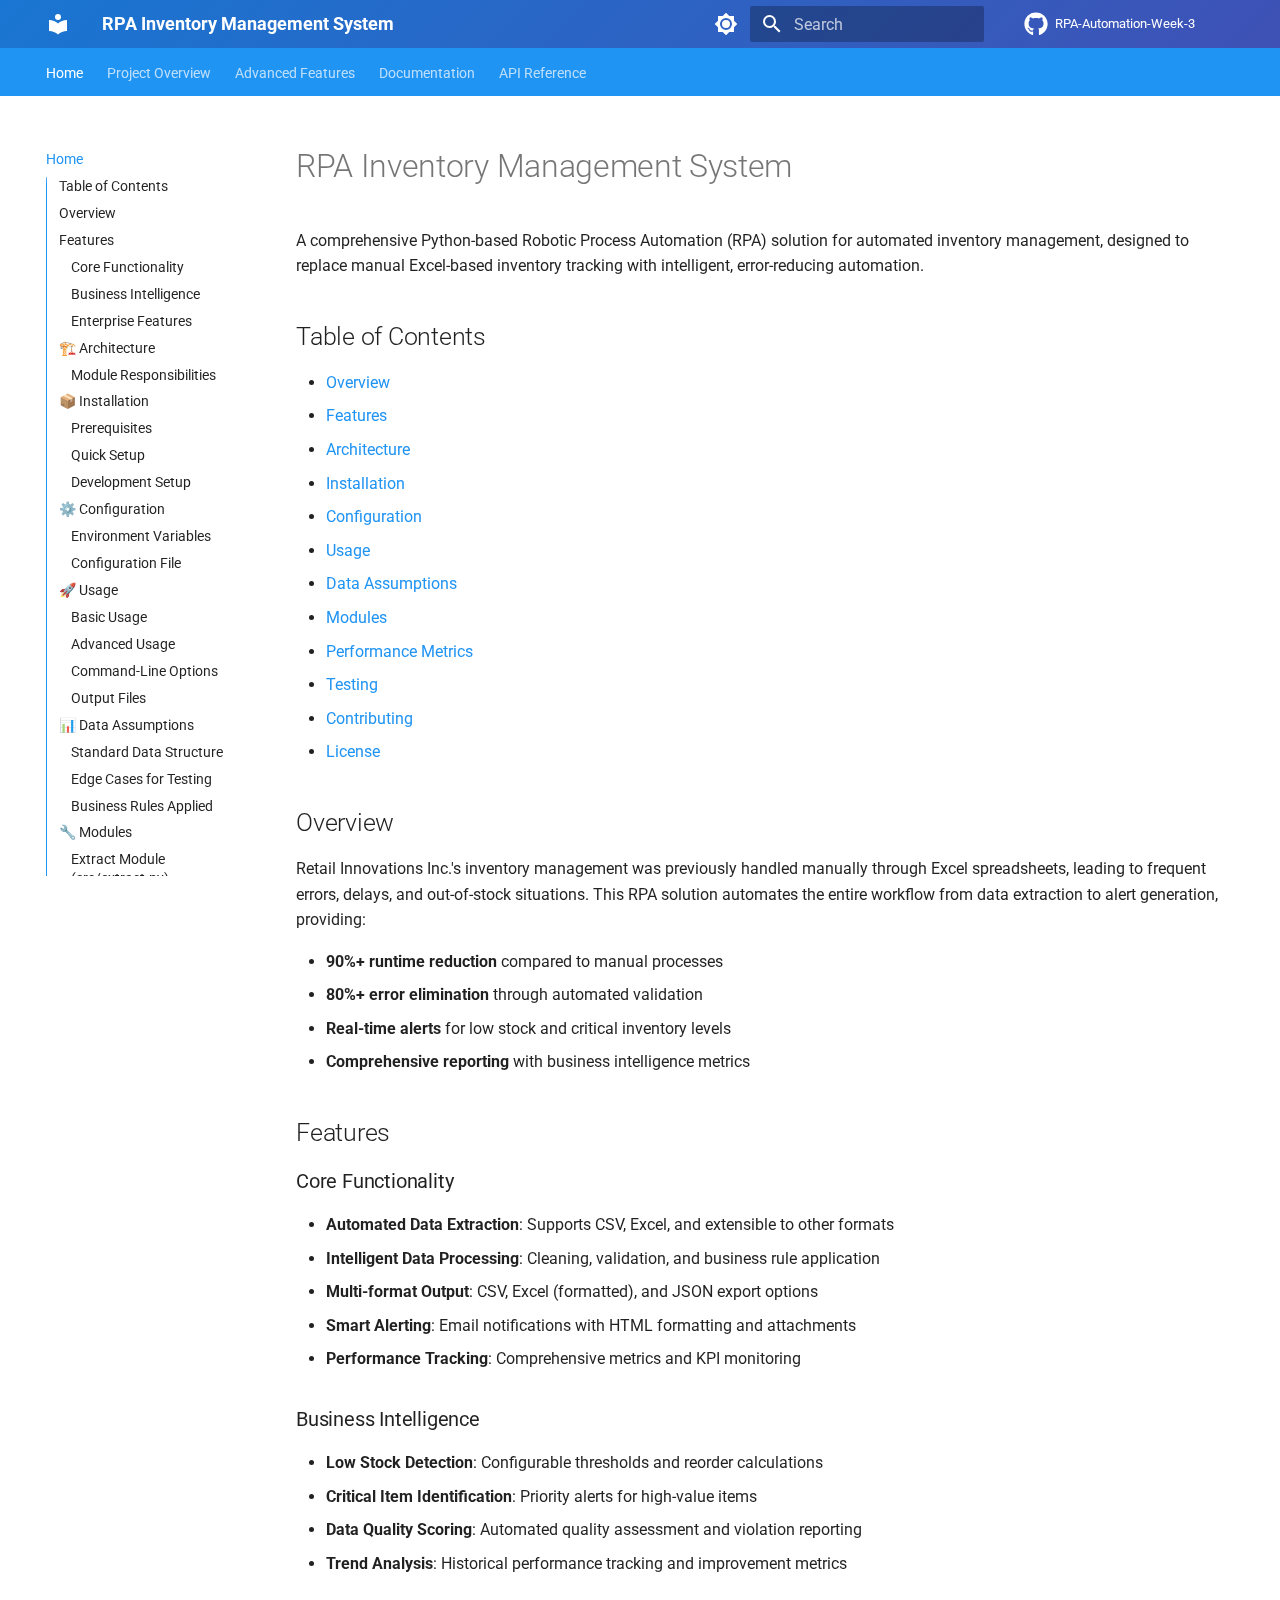
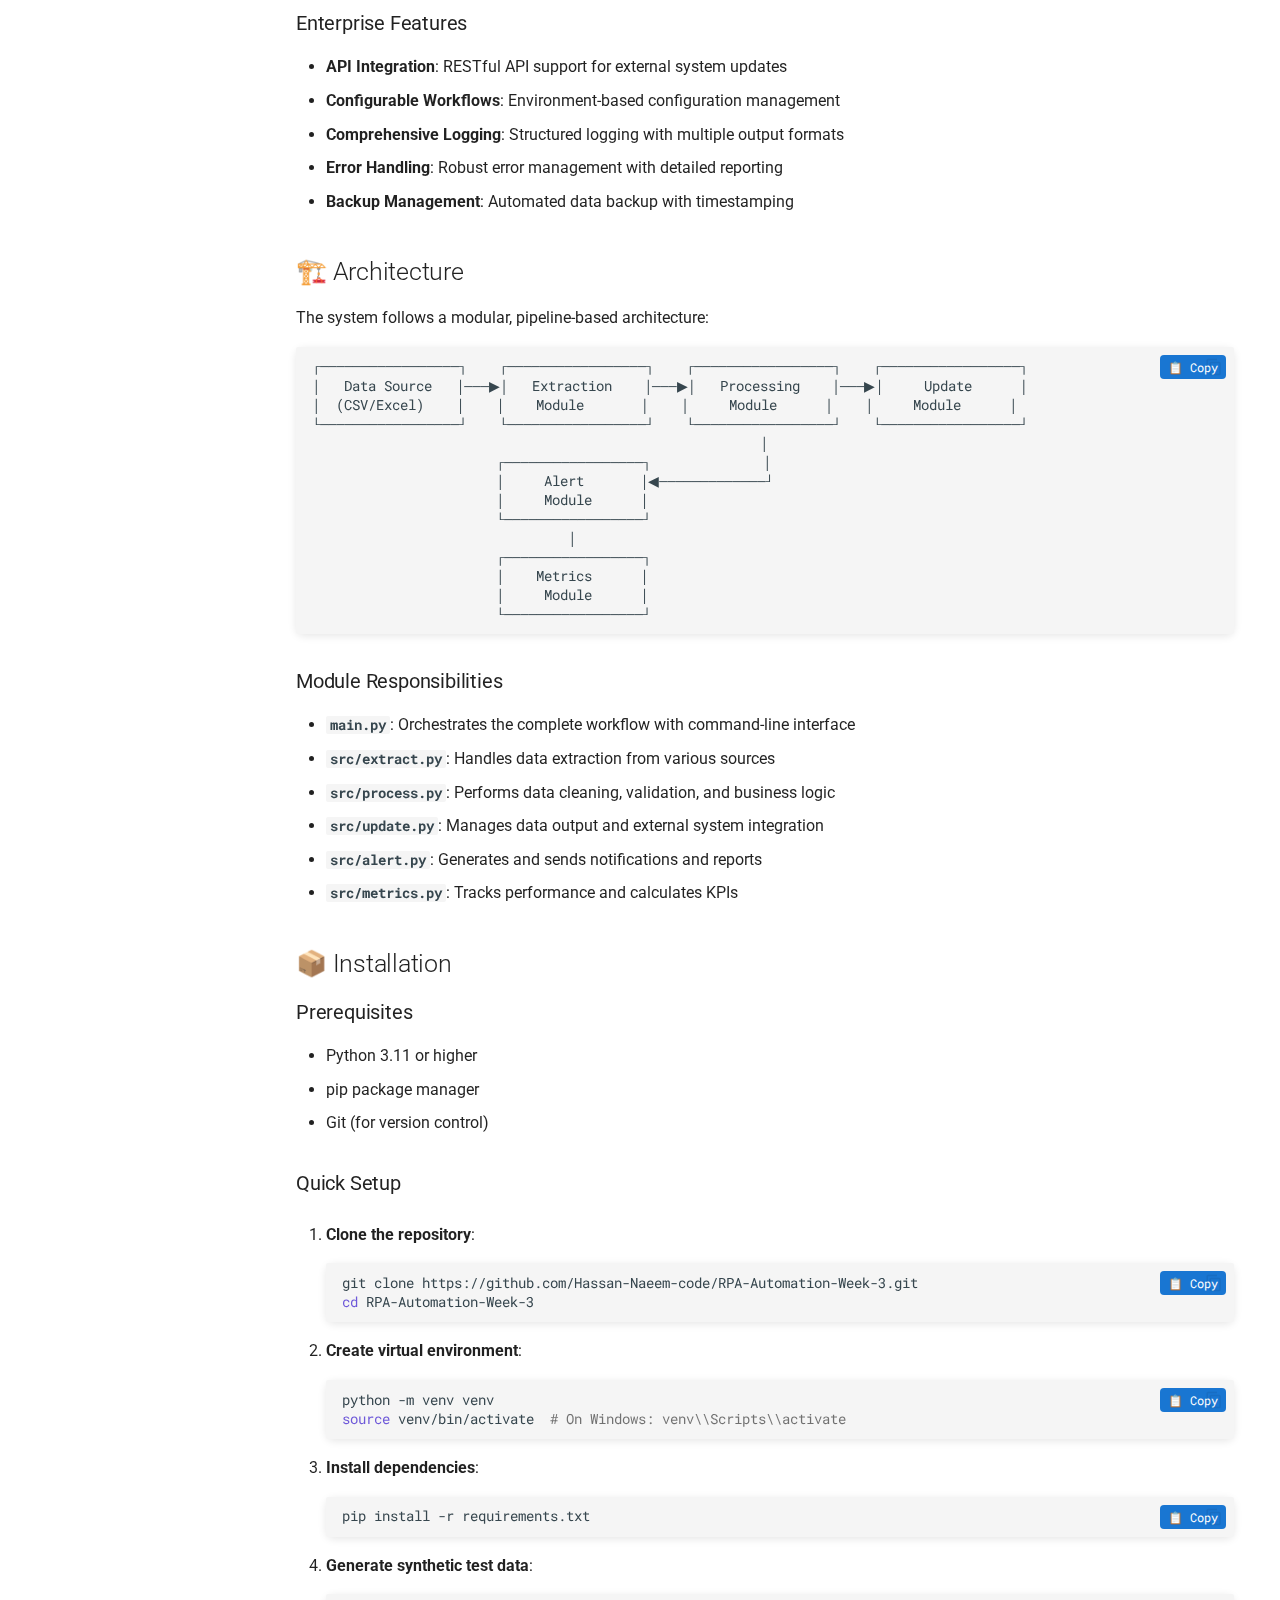
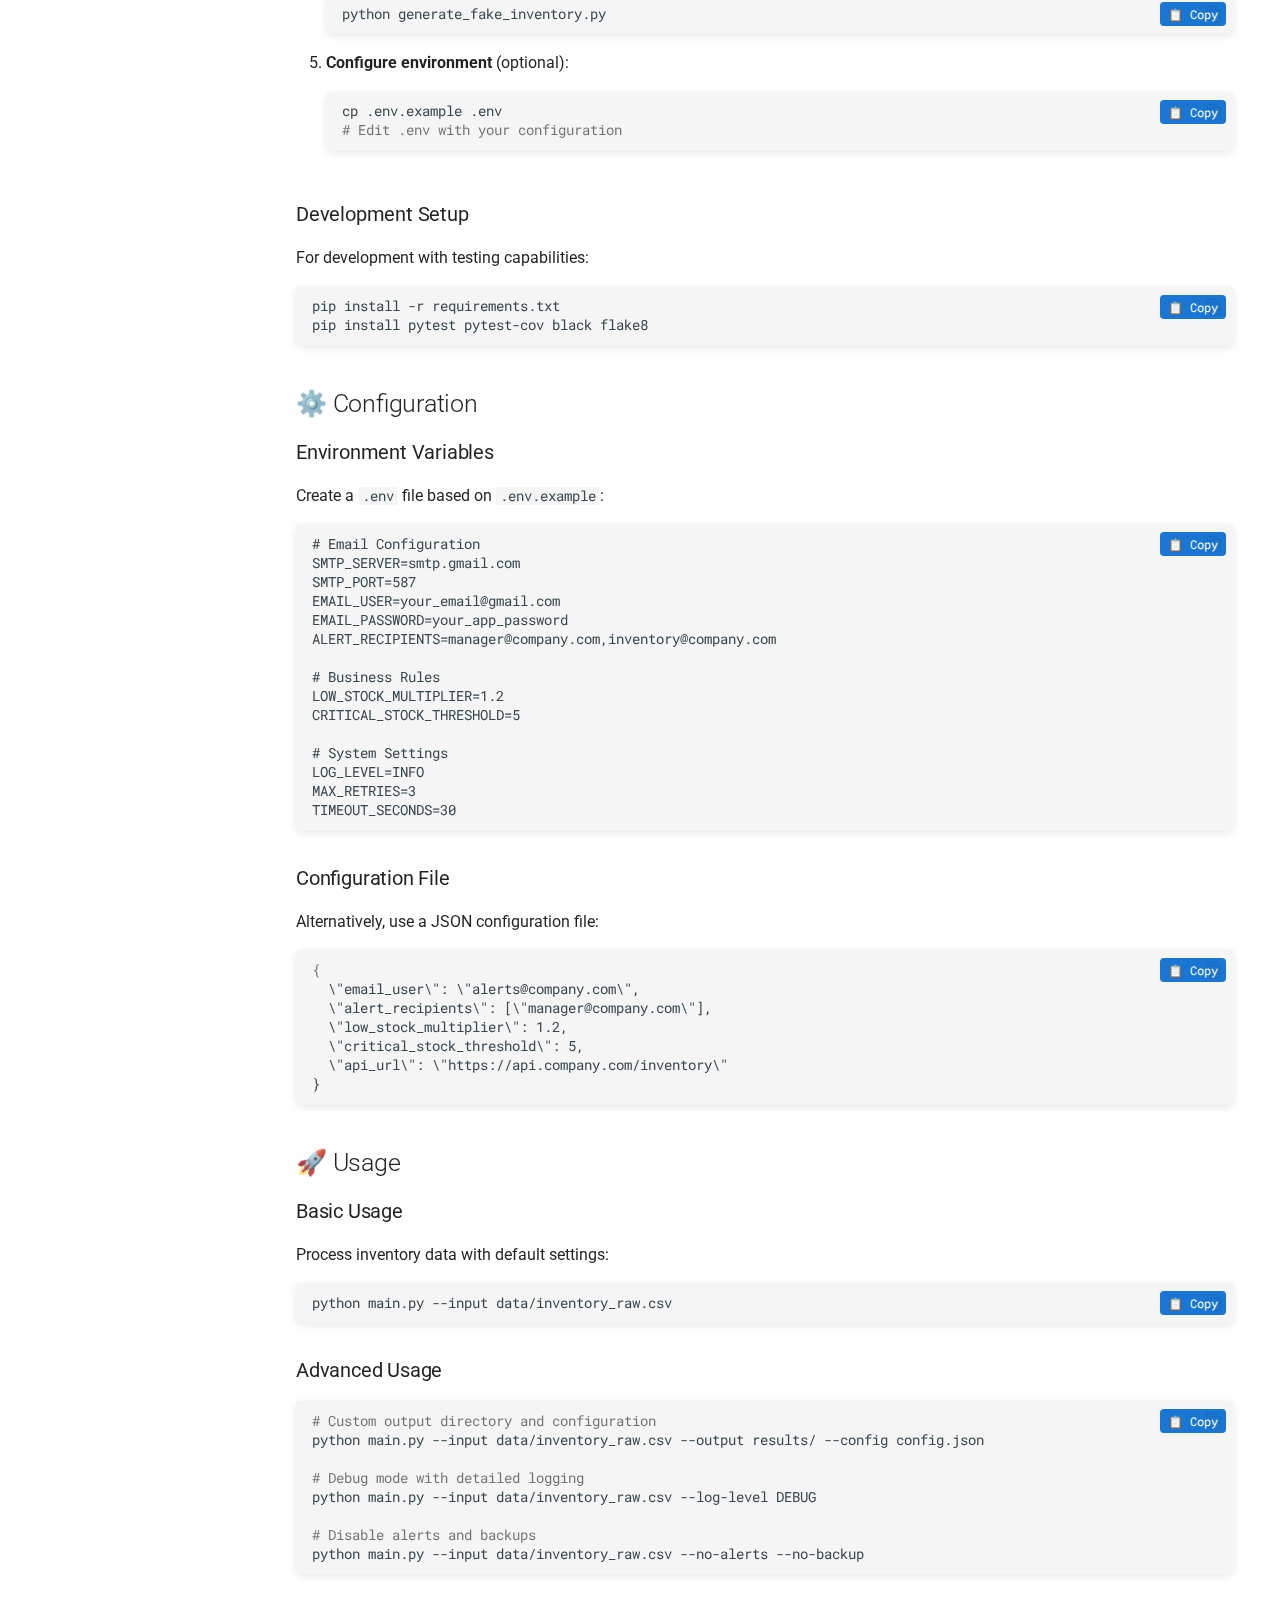
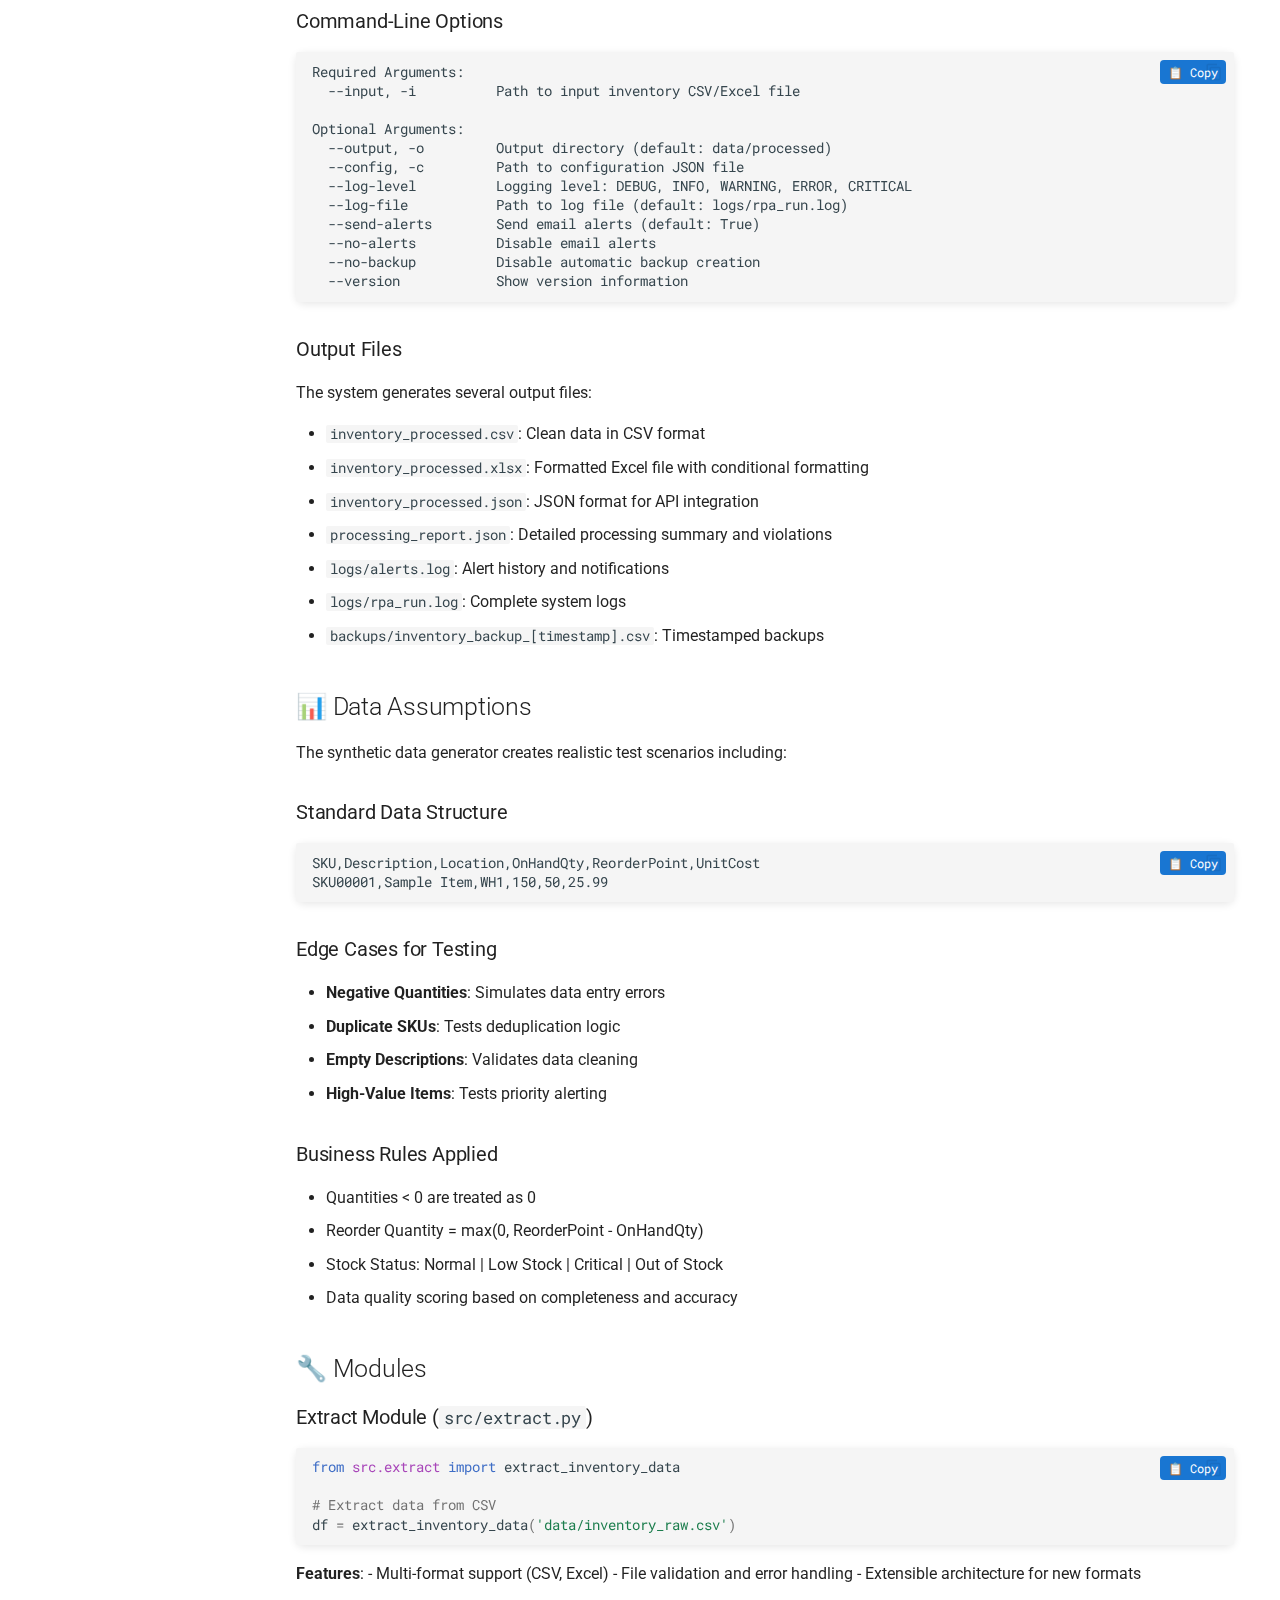
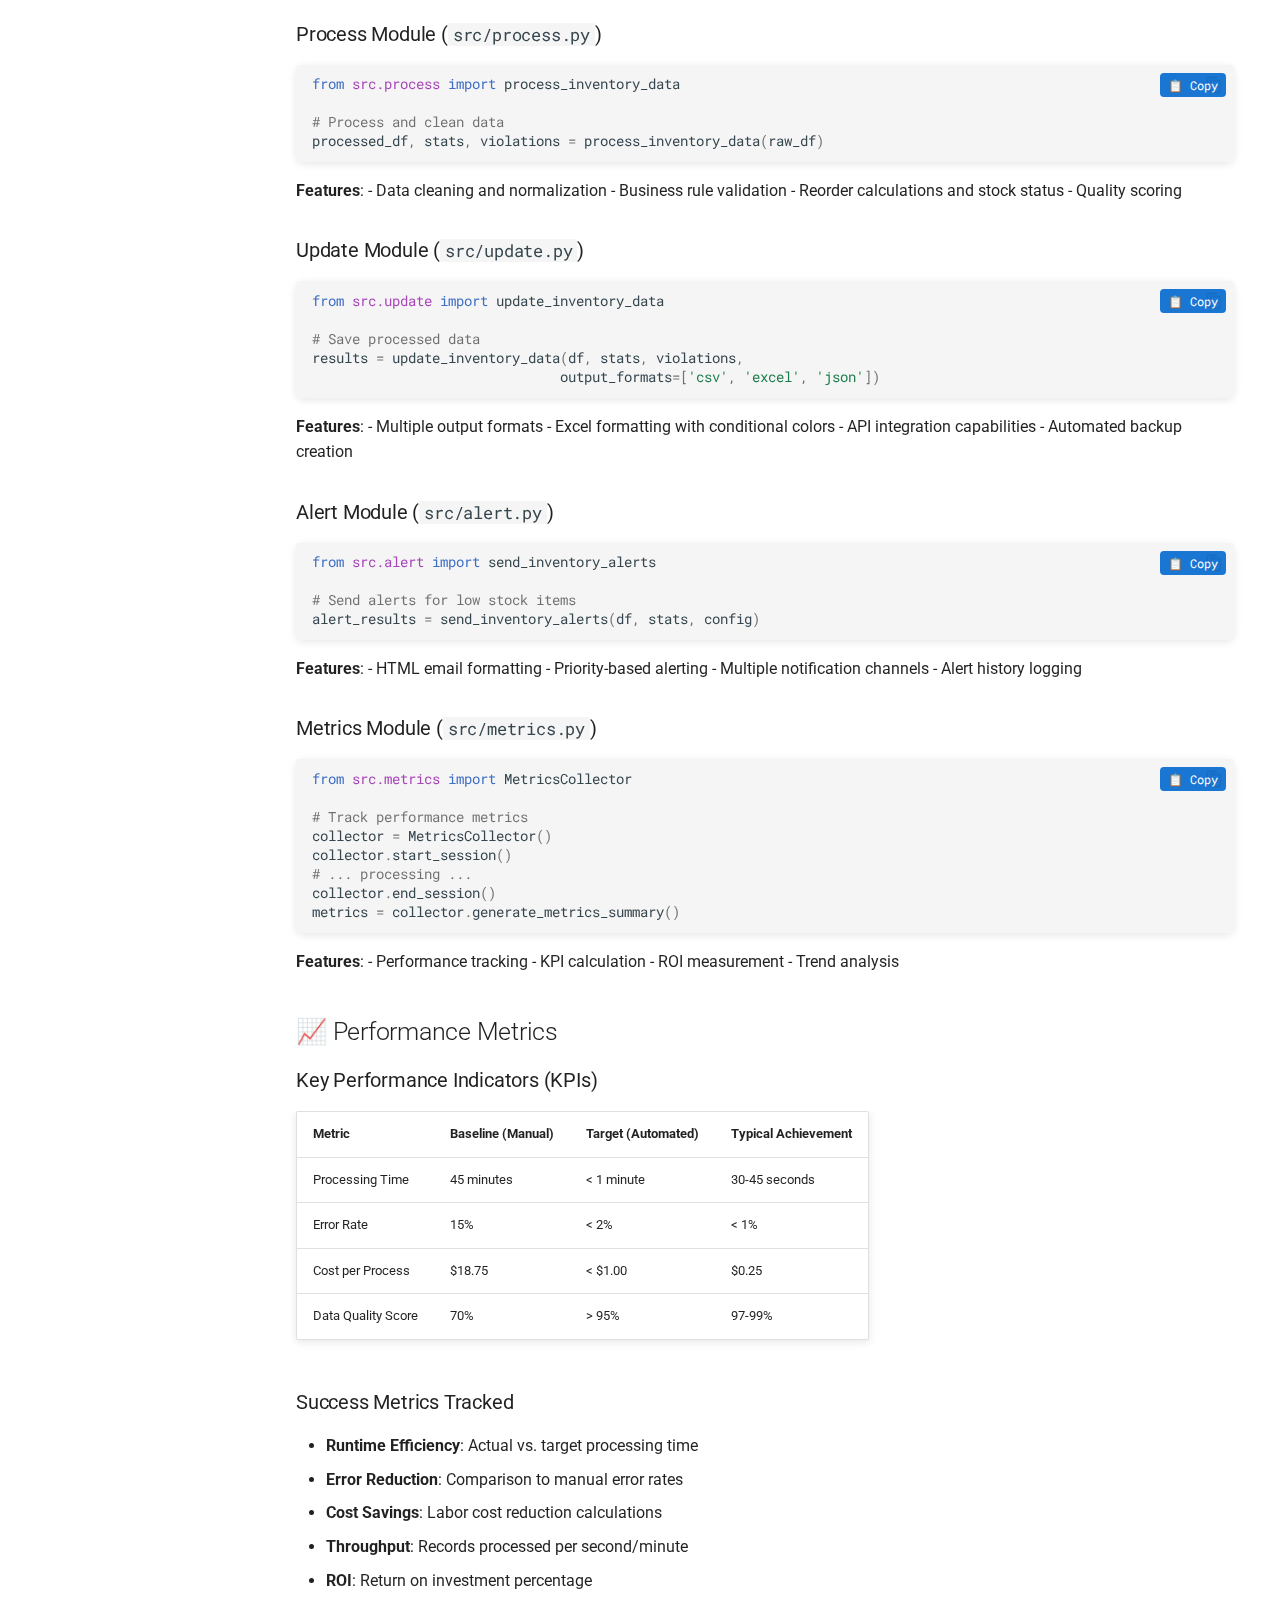
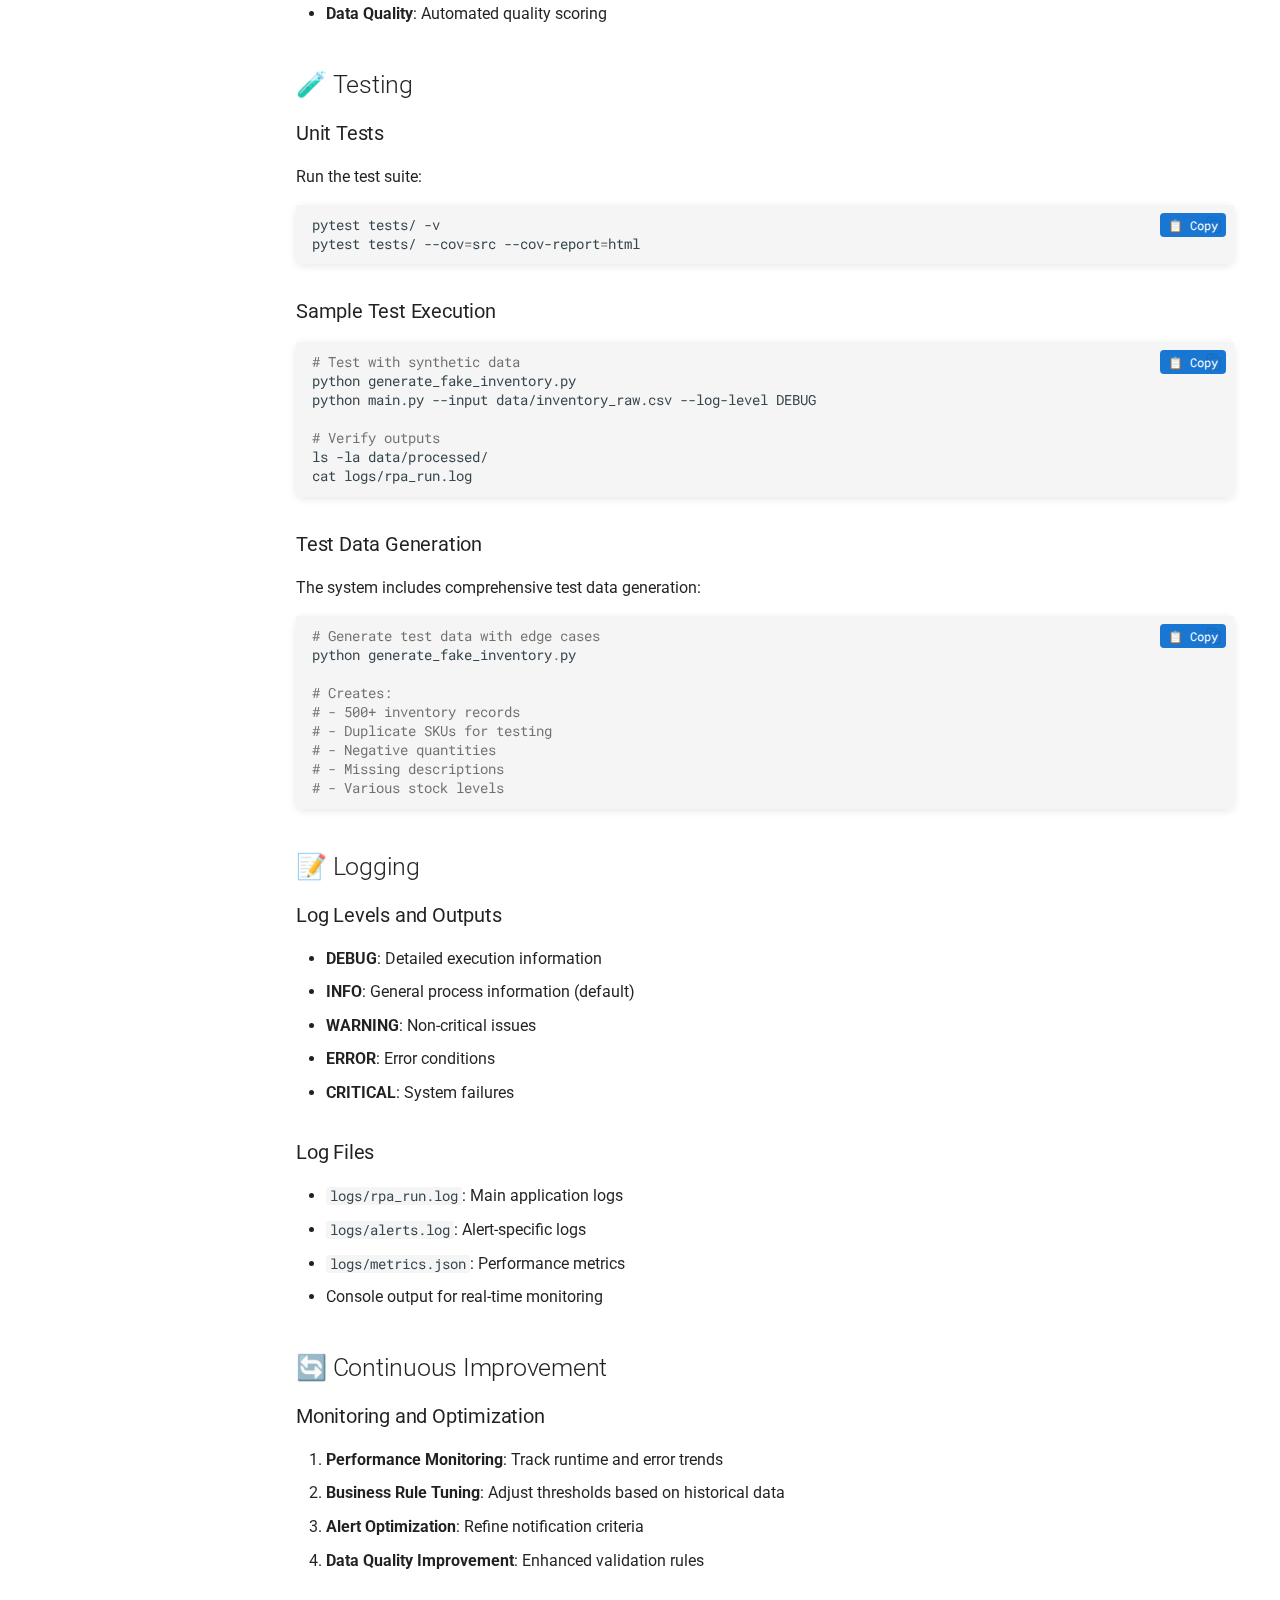
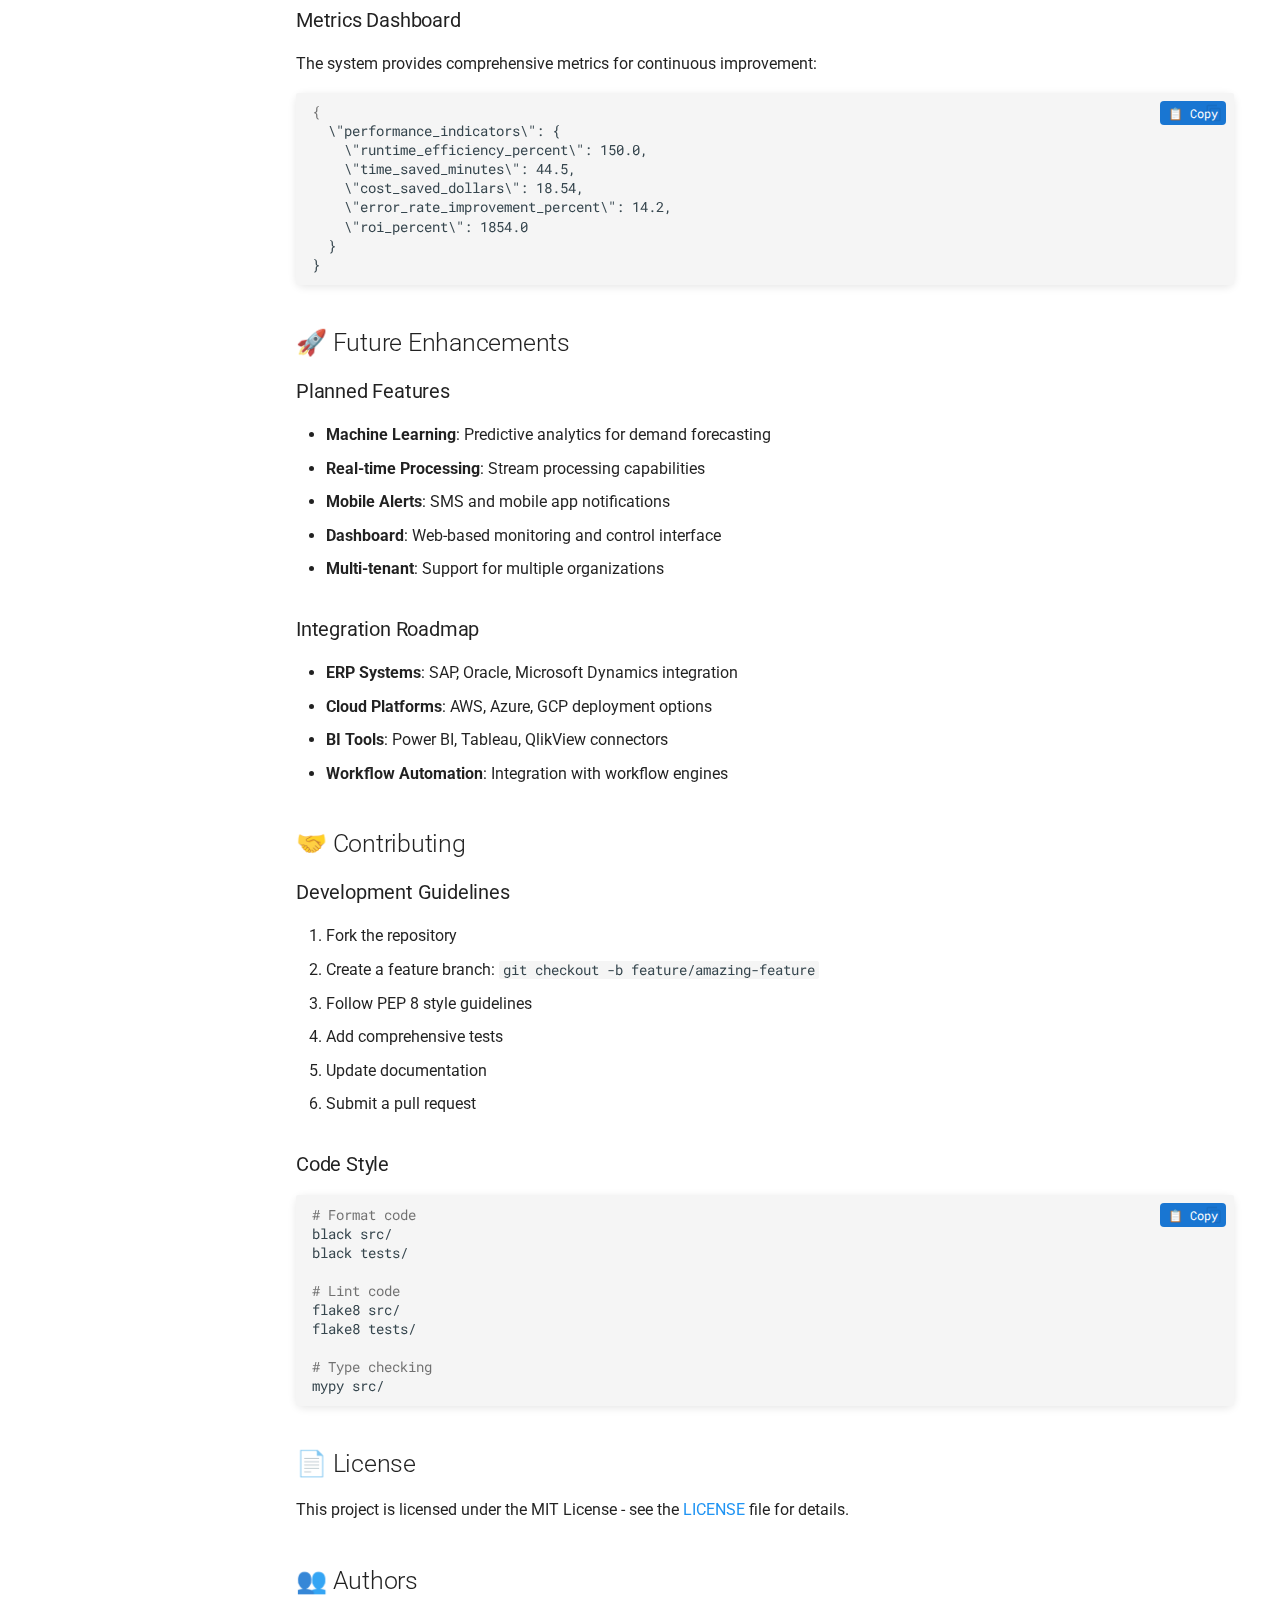
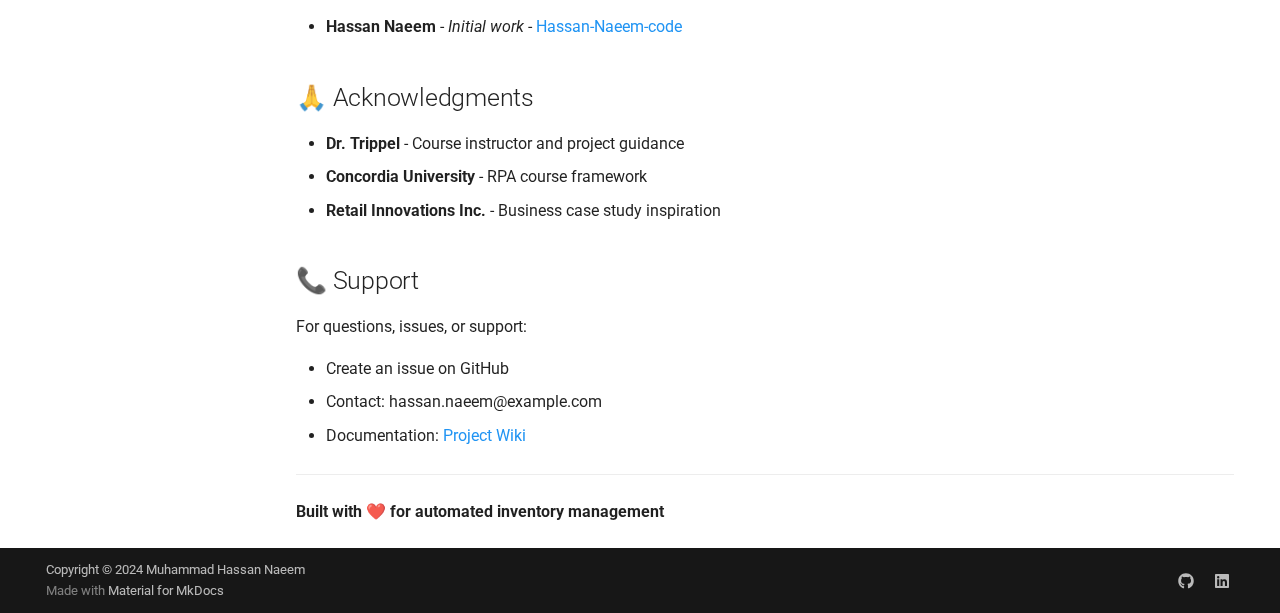
<file: index.html>
<!doctype html>
<html lang="en" class="no-js">
  <head>
    
      <meta charset="utf-8">
      <meta name="viewport" content="width=device-width,initial-scale=1">
      
        <meta name="description" content="A comprehensive Robotic Process Automation system for inventory management with data extraction, processing, and analytics capabilities.">
      
      
        <meta name="author" content="Muhammad Hassan Naeem">
      
      
        <link rel="canonical" href="https://github.com/your-username/RPA-Automation-Week-3/">
      
      
      
        <link rel="next" href="PROJECT_OVERVIEW/">
      
      
      <link rel="icon" href="assets/images/favicon.png">
      <meta name="generator" content="mkdocs-1.6.1, mkdocs-material-9.6.16">
    
    
      
        <title>RPA Inventory Management System</title>
      
    
    
      <link rel="stylesheet" href="assets/stylesheets/main.7e37652d.min.css">
      
        
        <link rel="stylesheet" href="assets/stylesheets/palette.06af60db.min.css">
      
      


    
    
      
    
    
      
        
        
        <link rel="preconnect" href="https://fonts.gstatic.com" crossorigin>
        <link rel="stylesheet" href="https://fonts.googleapis.com/css?family=Roboto:300,300i,400,400i,700,700i%7CRoboto+Mono:400,400i,700,700i&display=fallback">
        <style>:root{--md-text-font:"Roboto";--md-code-font:"Roboto Mono"}</style>
      
    
    
      <link rel="stylesheet" href="stylesheets/extra.css">
    
    <script>__md_scope=new URL(".",location),__md_hash=e=>[...e].reduce(((e,_)=>(e<<5)-e+_.charCodeAt(0)),0),__md_get=(e,_=localStorage,t=__md_scope)=>JSON.parse(_.getItem(t.pathname+"."+e)),__md_set=(e,_,t=localStorage,a=__md_scope)=>{try{t.setItem(a.pathname+"."+e,JSON.stringify(_))}catch(e){}}</script>
    
      

    
    
    
  </head>
  
  
    
    
      
    
    
    
    
    <body dir="ltr" data-md-color-scheme="default" data-md-color-primary="blue" data-md-color-accent="indigo">
  
    
    <input class="md-toggle" data-md-toggle="drawer" type="checkbox" id="__drawer" autocomplete="off">
    <input class="md-toggle" data-md-toggle="search" type="checkbox" id="__search" autocomplete="off">
    <label class="md-overlay" for="__drawer"></label>
    <div data-md-component="skip">
      
        
        <a href="#rpa-inventory-management-system" class="md-skip">
          Skip to content
        </a>
      
    </div>
    <div data-md-component="announce">
      
    </div>
    
    
      

<header class="md-header" data-md-component="header">
  <nav class="md-header__inner md-grid" aria-label="Header">
    <a href="." title="RPA Inventory Management System" class="md-header__button md-logo" aria-label="RPA Inventory Management System" data-md-component="logo">
      
  
  <svg xmlns="http://www.w3.org/2000/svg" viewBox="0 0 24 24"><path d="M12 8a3 3 0 0 0 3-3 3 3 0 0 0-3-3 3 3 0 0 0-3 3 3 3 0 0 0 3 3m0 3.54C9.64 9.35 6.5 8 3 8v11c3.5 0 6.64 1.35 9 3.54 2.36-2.19 5.5-3.54 9-3.54V8c-3.5 0-6.64 1.35-9 3.54"/></svg>

    </a>
    <label class="md-header__button md-icon" for="__drawer">
      
      <svg xmlns="http://www.w3.org/2000/svg" viewBox="0 0 24 24"><path d="M3 6h18v2H3zm0 5h18v2H3zm0 5h18v2H3z"/></svg>
    </label>
    <div class="md-header__title" data-md-component="header-title">
      <div class="md-header__ellipsis">
        <div class="md-header__topic">
          <span class="md-ellipsis">
            RPA Inventory Management System
          </span>
        </div>
        <div class="md-header__topic" data-md-component="header-topic">
          <span class="md-ellipsis">
            
              Home
            
          </span>
        </div>
      </div>
    </div>
    
      
        <form class="md-header__option" data-md-component="palette">
  
    
    
    
    <input class="md-option" data-md-color-media="(prefers-color-scheme: light)" data-md-color-scheme="default" data-md-color-primary="blue" data-md-color-accent="indigo"  aria-label="Switch to dark mode"  type="radio" name="__palette" id="__palette_0">
    
      <label class="md-header__button md-icon" title="Switch to dark mode" for="__palette_1" hidden>
        <svg xmlns="http://www.w3.org/2000/svg" viewBox="0 0 24 24"><path d="M12 8a4 4 0 0 0-4 4 4 4 0 0 0 4 4 4 4 0 0 0 4-4 4 4 0 0 0-4-4m0 10a6 6 0 0 1-6-6 6 6 0 0 1 6-6 6 6 0 0 1 6 6 6 6 0 0 1-6 6m8-9.31V4h-4.69L12 .69 8.69 4H4v4.69L.69 12 4 15.31V20h4.69L12 23.31 15.31 20H20v-4.69L23.31 12z"/></svg>
      </label>
    
  
    
    
    
    <input class="md-option" data-md-color-media="(prefers-color-scheme: dark)" data-md-color-scheme="slate" data-md-color-primary="blue" data-md-color-accent="indigo"  aria-label="Switch to light mode"  type="radio" name="__palette" id="__palette_1">
    
      <label class="md-header__button md-icon" title="Switch to light mode" for="__palette_0" hidden>
        <svg xmlns="http://www.w3.org/2000/svg" viewBox="0 0 24 24"><path d="M12 18c-.89 0-1.74-.2-2.5-.55C11.56 16.5 13 14.42 13 12s-1.44-4.5-3.5-5.45C10.26 6.2 11.11 6 12 6a6 6 0 0 1 6 6 6 6 0 0 1-6 6m8-9.31V4h-4.69L12 .69 8.69 4H4v4.69L.69 12 4 15.31V20h4.69L12 23.31 15.31 20H20v-4.69L23.31 12z"/></svg>
      </label>
    
  
</form>
      
    
    
      <script>var palette=__md_get("__palette");if(palette&&palette.color){if("(prefers-color-scheme)"===palette.color.media){var media=matchMedia("(prefers-color-scheme: light)"),input=document.querySelector(media.matches?"[data-md-color-media='(prefers-color-scheme: light)']":"[data-md-color-media='(prefers-color-scheme: dark)']");palette.color.media=input.getAttribute("data-md-color-media"),palette.color.scheme=input.getAttribute("data-md-color-scheme"),palette.color.primary=input.getAttribute("data-md-color-primary"),palette.color.accent=input.getAttribute("data-md-color-accent")}for(var[key,value]of Object.entries(palette.color))document.body.setAttribute("data-md-color-"+key,value)}</script>
    
    
    
      
      
        <label class="md-header__button md-icon" for="__search">
          
          <svg xmlns="http://www.w3.org/2000/svg" viewBox="0 0 24 24"><path d="M9.5 3A6.5 6.5 0 0 1 16 9.5c0 1.61-.59 3.09-1.56 4.23l.27.27h.79l5 5-1.5 1.5-5-5v-.79l-.27-.27A6.52 6.52 0 0 1 9.5 16 6.5 6.5 0 0 1 3 9.5 6.5 6.5 0 0 1 9.5 3m0 2C7 5 5 7 5 9.5S7 14 9.5 14 14 12 14 9.5 12 5 9.5 5"/></svg>
        </label>
        <div class="md-search" data-md-component="search" role="dialog">
  <label class="md-search__overlay" for="__search"></label>
  <div class="md-search__inner" role="search">
    <form class="md-search__form" name="search">
      <input type="text" class="md-search__input" name="query" aria-label="Search" placeholder="Search" autocapitalize="off" autocorrect="off" autocomplete="off" spellcheck="false" data-md-component="search-query" required>
      <label class="md-search__icon md-icon" for="__search">
        
        <svg xmlns="http://www.w3.org/2000/svg" viewBox="0 0 24 24"><path d="M9.5 3A6.5 6.5 0 0 1 16 9.5c0 1.61-.59 3.09-1.56 4.23l.27.27h.79l5 5-1.5 1.5-5-5v-.79l-.27-.27A6.52 6.52 0 0 1 9.5 16 6.5 6.5 0 0 1 3 9.5 6.5 6.5 0 0 1 9.5 3m0 2C7 5 5 7 5 9.5S7 14 9.5 14 14 12 14 9.5 12 5 9.5 5"/></svg>
        
        <svg xmlns="http://www.w3.org/2000/svg" viewBox="0 0 24 24"><path d="M20 11v2H8l5.5 5.5-1.42 1.42L4.16 12l7.92-7.92L13.5 5.5 8 11z"/></svg>
      </label>
      <nav class="md-search__options" aria-label="Search">
        
          <a href="javascript:void(0)" class="md-search__icon md-icon" title="Share" aria-label="Share" data-clipboard data-clipboard-text="" data-md-component="search-share" tabindex="-1">
            
            <svg xmlns="http://www.w3.org/2000/svg" viewBox="0 0 24 24"><path d="M18 16.08c-.76 0-1.44.3-1.96.77L8.91 12.7c.05-.23.09-.46.09-.7s-.04-.47-.09-.7l7.05-4.11c.54.5 1.25.81 2.04.81a3 3 0 0 0 3-3 3 3 0 0 0-3-3 3 3 0 0 0-3 3c0 .24.04.47.09.7L8.04 9.81C7.5 9.31 6.79 9 6 9a3 3 0 0 0-3 3 3 3 0 0 0 3 3c.79 0 1.5-.31 2.04-.81l7.12 4.15c-.05.21-.08.43-.08.66 0 1.61 1.31 2.91 2.92 2.91s2.92-1.3 2.92-2.91A2.92 2.92 0 0 0 18 16.08"/></svg>
          </a>
        
        <button type="reset" class="md-search__icon md-icon" title="Clear" aria-label="Clear" tabindex="-1">
          
          <svg xmlns="http://www.w3.org/2000/svg" viewBox="0 0 24 24"><path d="M19 6.41 17.59 5 12 10.59 6.41 5 5 6.41 10.59 12 5 17.59 6.41 19 12 13.41 17.59 19 19 17.59 13.41 12z"/></svg>
        </button>
      </nav>
      
    </form>
    <div class="md-search__output">
      <div class="md-search__scrollwrap" tabindex="0" data-md-scrollfix>
        <div class="md-search-result" data-md-component="search-result">
          <div class="md-search-result__meta">
            Initializing search
          </div>
          <ol class="md-search-result__list" role="presentation"></ol>
        </div>
      </div>
    </div>
  </div>
</div>
      
    
    
      <div class="md-header__source">
        <a href="https://github.com/your-username/RPA-Automation-Week-3" title="Go to repository" class="md-source" data-md-component="source">
  <div class="md-source__icon md-icon">
    
    <svg xmlns="http://www.w3.org/2000/svg" viewBox="0 0 512 512"><!--! Font Awesome Free 7.0.0 by @fontawesome - https://fontawesome.com License - https://fontawesome.com/license/free (Icons: CC BY 4.0, Fonts: SIL OFL 1.1, Code: MIT License) Copyright 2025 Fonticons, Inc.--><path fill="currentColor" d="M173.9 397.4c0 2-2.3 3.6-5.2 3.6-3.3.3-5.6-1.3-5.6-3.6 0-2 2.3-3.6 5.2-3.6 3-.3 5.6 1.3 5.6 3.6m-31.1-4.5c-.7 2 1.3 4.3 4.3 4.9 2.6 1 5.6 0 6.2-2s-1.3-4.3-4.3-5.2c-2.6-.7-5.5.3-6.2 2.3m44.2-1.7c-2.9.7-4.9 2.6-4.6 4.9.3 2 2.9 3.3 5.9 2.6 2.9-.7 4.9-2.6 4.6-4.6-.3-1.9-3-3.2-5.9-2.9M252.8 8C114.1 8 8 113.3 8 252c0 110.9 69.8 205.8 169.5 239.2 12.8 2.3 17.3-5.6 17.3-12.1 0-6.2-.3-40.4-.3-61.4 0 0-70 15-84.7-29.8 0 0-11.4-29.1-27.8-36.6 0 0-22.9-15.7 1.6-15.4 0 0 24.9 2 38.6 25.8 21.9 38.6 58.6 27.5 72.9 20.9 2.3-16 8.8-27.1 16-33.7-55.9-6.2-112.3-14.3-112.3-110.5 0-27.5 7.6-41.3 23.6-58.9-2.6-6.5-11.1-33.3 2.6-67.9 20.9-6.5 69 27 69 27 20-5.6 41.5-8.5 62.8-8.5s42.8 2.9 62.8 8.5c0 0 48.1-33.6 69-27 13.7 34.7 5.2 61.4 2.6 67.9 16 17.7 25.8 31.5 25.8 58.9 0 96.5-58.9 104.2-114.8 110.5 9.2 7.9 17 22.9 17 46.4 0 33.7-.3 75.4-.3 83.6 0 6.5 4.6 14.4 17.3 12.1C436.2 457.8 504 362.9 504 252 504 113.3 391.5 8 252.8 8M105.2 352.9c-1.3 1-1 3.3.7 5.2 1.6 1.6 3.9 2.3 5.2 1 1.3-1 1-3.3-.7-5.2-1.6-1.6-3.9-2.3-5.2-1m-10.8-8.1c-.7 1.3.3 2.9 2.3 3.9 1.6 1 3.6.7 4.3-.7.7-1.3-.3-2.9-2.3-3.9-2-.6-3.6-.3-4.3.7m32.4 35.6c-1.6 1.3-1 4.3 1.3 6.2 2.3 2.3 5.2 2.6 6.5 1 1.3-1.3.7-4.3-1.3-6.2-2.2-2.3-5.2-2.6-6.5-1m-11.4-14.7c-1.6 1-1.6 3.6 0 5.9s4.3 3.3 5.6 2.3c1.6-1.3 1.6-3.9 0-6.2-1.4-2.3-4-3.3-5.6-2"/></svg>
  </div>
  <div class="md-source__repository">
    RPA-Automation-Week-3
  </div>
</a>
      </div>
    
  </nav>
  
</header>
    
    <div class="md-container" data-md-component="container">
      
      
        
          
            
<nav class="md-tabs" aria-label="Tabs" data-md-component="tabs">
  <div class="md-grid">
    <ul class="md-tabs__list">
      
        
  
  
  
    
  
  
    <li class="md-tabs__item md-tabs__item--active">
      <a href="." class="md-tabs__link">
        
  
  
    
  
  Home

      </a>
    </li>
  

      
        
  
  
  
  
    <li class="md-tabs__item">
      <a href="PROJECT_OVERVIEW/" class="md-tabs__link">
        
  
  
    
  
  Project Overview

      </a>
    </li>
  

      
        
  
  
  
  
    <li class="md-tabs__item">
      <a href="ADVANCED_FEATURES/" class="md-tabs__link">
        
  
  
    
  
  Advanced Features

      </a>
    </li>
  

      
        
  
  
  
  
    
    
      <li class="md-tabs__item">
        <a href="process_documentation/" class="md-tabs__link">
          
  
  
  Documentation

        </a>
      </li>
    
  

      
        
  
  
  
  
    
    
      <li class="md-tabs__item">
        <a href="api/main/" class="md-tabs__link">
          
  
  
  API Reference

        </a>
      </li>
    
  

      
    </ul>
  </div>
</nav>
          
        
      
      <main class="md-main" data-md-component="main">
        <div class="md-main__inner md-grid">
          
            
              
              <div class="md-sidebar md-sidebar--primary" data-md-component="sidebar" data-md-type="navigation" >
                <div class="md-sidebar__scrollwrap">
                  <div class="md-sidebar__inner">
                    


  


  

<nav class="md-nav md-nav--primary md-nav--lifted md-nav--integrated" aria-label="Navigation" data-md-level="0">
  <label class="md-nav__title" for="__drawer">
    <a href="." title="RPA Inventory Management System" class="md-nav__button md-logo" aria-label="RPA Inventory Management System" data-md-component="logo">
      
  
  <svg xmlns="http://www.w3.org/2000/svg" viewBox="0 0 24 24"><path d="M12 8a3 3 0 0 0 3-3 3 3 0 0 0-3-3 3 3 0 0 0-3 3 3 3 0 0 0 3 3m0 3.54C9.64 9.35 6.5 8 3 8v11c3.5 0 6.64 1.35 9 3.54 2.36-2.19 5.5-3.54 9-3.54V8c-3.5 0-6.64 1.35-9 3.54"/></svg>

    </a>
    RPA Inventory Management System
  </label>
  
    <div class="md-nav__source">
      <a href="https://github.com/your-username/RPA-Automation-Week-3" title="Go to repository" class="md-source" data-md-component="source">
  <div class="md-source__icon md-icon">
    
    <svg xmlns="http://www.w3.org/2000/svg" viewBox="0 0 512 512"><!--! Font Awesome Free 7.0.0 by @fontawesome - https://fontawesome.com License - https://fontawesome.com/license/free (Icons: CC BY 4.0, Fonts: SIL OFL 1.1, Code: MIT License) Copyright 2025 Fonticons, Inc.--><path fill="currentColor" d="M173.9 397.4c0 2-2.3 3.6-5.2 3.6-3.3.3-5.6-1.3-5.6-3.6 0-2 2.3-3.6 5.2-3.6 3-.3 5.6 1.3 5.6 3.6m-31.1-4.5c-.7 2 1.3 4.3 4.3 4.9 2.6 1 5.6 0 6.2-2s-1.3-4.3-4.3-5.2c-2.6-.7-5.5.3-6.2 2.3m44.2-1.7c-2.9.7-4.9 2.6-4.6 4.9.3 2 2.9 3.3 5.9 2.6 2.9-.7 4.9-2.6 4.6-4.6-.3-1.9-3-3.2-5.9-2.9M252.8 8C114.1 8 8 113.3 8 252c0 110.9 69.8 205.8 169.5 239.2 12.8 2.3 17.3-5.6 17.3-12.1 0-6.2-.3-40.4-.3-61.4 0 0-70 15-84.7-29.8 0 0-11.4-29.1-27.8-36.6 0 0-22.9-15.7 1.6-15.4 0 0 24.9 2 38.6 25.8 21.9 38.6 58.6 27.5 72.9 20.9 2.3-16 8.8-27.1 16-33.7-55.9-6.2-112.3-14.3-112.3-110.5 0-27.5 7.6-41.3 23.6-58.9-2.6-6.5-11.1-33.3 2.6-67.9 20.9-6.5 69 27 69 27 20-5.6 41.5-8.5 62.8-8.5s42.8 2.9 62.8 8.5c0 0 48.1-33.6 69-27 13.7 34.7 5.2 61.4 2.6 67.9 16 17.7 25.8 31.5 25.8 58.9 0 96.5-58.9 104.2-114.8 110.5 9.2 7.9 17 22.9 17 46.4 0 33.7-.3 75.4-.3 83.6 0 6.5 4.6 14.4 17.3 12.1C436.2 457.8 504 362.9 504 252 504 113.3 391.5 8 252.8 8M105.2 352.9c-1.3 1-1 3.3.7 5.2 1.6 1.6 3.9 2.3 5.2 1 1.3-1 1-3.3-.7-5.2-1.6-1.6-3.9-2.3-5.2-1m-10.8-8.1c-.7 1.3.3 2.9 2.3 3.9 1.6 1 3.6.7 4.3-.7.7-1.3-.3-2.9-2.3-3.9-2-.6-3.6-.3-4.3.7m32.4 35.6c-1.6 1.3-1 4.3 1.3 6.2 2.3 2.3 5.2 2.6 6.5 1 1.3-1.3.7-4.3-1.3-6.2-2.2-2.3-5.2-2.6-6.5-1m-11.4-14.7c-1.6 1-1.6 3.6 0 5.9s4.3 3.3 5.6 2.3c1.6-1.3 1.6-3.9 0-6.2-1.4-2.3-4-3.3-5.6-2"/></svg>
  </div>
  <div class="md-source__repository">
    RPA-Automation-Week-3
  </div>
</a>
    </div>
  
  <ul class="md-nav__list" data-md-scrollfix>
    
      
      
  
  
    
  
  
  
    <li class="md-nav__item md-nav__item--active">
      
      <input class="md-nav__toggle md-toggle" type="checkbox" id="__toc">
      
      
        
      
      
        <label class="md-nav__link md-nav__link--active" for="__toc">
          
  
  
  <span class="md-ellipsis">
    Home
    
  </span>
  

          <span class="md-nav__icon md-icon"></span>
        </label>
      
      <a href="." class="md-nav__link md-nav__link--active">
        
  
  
  <span class="md-ellipsis">
    Home
    
  </span>
  

      </a>
      
        

<nav class="md-nav md-nav--secondary" aria-label="Table of contents">
  
  
  
    
  
  
    <label class="md-nav__title" for="__toc">
      <span class="md-nav__icon md-icon"></span>
      Table of contents
    </label>
    <ul class="md-nav__list" data-md-component="toc" data-md-scrollfix>
      
        <li class="md-nav__item">
  <a href="#table-of-contents" class="md-nav__link">
    <span class="md-ellipsis">
      Table of Contents
    </span>
  </a>
  
</li>
      
        <li class="md-nav__item">
  <a href="#overview" class="md-nav__link">
    <span class="md-ellipsis">
      Overview
    </span>
  </a>
  
</li>
      
        <li class="md-nav__item">
  <a href="#features" class="md-nav__link">
    <span class="md-ellipsis">
      Features
    </span>
  </a>
  
    <nav class="md-nav" aria-label="Features">
      <ul class="md-nav__list">
        
          <li class="md-nav__item">
  <a href="#core-functionality" class="md-nav__link">
    <span class="md-ellipsis">
      Core Functionality
    </span>
  </a>
  
</li>
        
          <li class="md-nav__item">
  <a href="#business-intelligence" class="md-nav__link">
    <span class="md-ellipsis">
      Business Intelligence
    </span>
  </a>
  
</li>
        
          <li class="md-nav__item">
  <a href="#enterprise-features" class="md-nav__link">
    <span class="md-ellipsis">
      Enterprise Features
    </span>
  </a>
  
</li>
        
      </ul>
    </nav>
  
</li>
      
        <li class="md-nav__item">
  <a href="#architecture" class="md-nav__link">
    <span class="md-ellipsis">
      🏗️ Architecture
    </span>
  </a>
  
    <nav class="md-nav" aria-label="🏗️ Architecture">
      <ul class="md-nav__list">
        
          <li class="md-nav__item">
  <a href="#module-responsibilities" class="md-nav__link">
    <span class="md-ellipsis">
      Module Responsibilities
    </span>
  </a>
  
</li>
        
      </ul>
    </nav>
  
</li>
      
        <li class="md-nav__item">
  <a href="#installation" class="md-nav__link">
    <span class="md-ellipsis">
      📦 Installation
    </span>
  </a>
  
    <nav class="md-nav" aria-label="📦 Installation">
      <ul class="md-nav__list">
        
          <li class="md-nav__item">
  <a href="#prerequisites" class="md-nav__link">
    <span class="md-ellipsis">
      Prerequisites
    </span>
  </a>
  
</li>
        
          <li class="md-nav__item">
  <a href="#quick-setup" class="md-nav__link">
    <span class="md-ellipsis">
      Quick Setup
    </span>
  </a>
  
</li>
        
          <li class="md-nav__item">
  <a href="#development-setup" class="md-nav__link">
    <span class="md-ellipsis">
      Development Setup
    </span>
  </a>
  
</li>
        
      </ul>
    </nav>
  
</li>
      
        <li class="md-nav__item">
  <a href="#configuration" class="md-nav__link">
    <span class="md-ellipsis">
      ⚙️ Configuration
    </span>
  </a>
  
    <nav class="md-nav" aria-label="⚙️ Configuration">
      <ul class="md-nav__list">
        
          <li class="md-nav__item">
  <a href="#environment-variables" class="md-nav__link">
    <span class="md-ellipsis">
      Environment Variables
    </span>
  </a>
  
</li>
        
          <li class="md-nav__item">
  <a href="#configuration-file" class="md-nav__link">
    <span class="md-ellipsis">
      Configuration File
    </span>
  </a>
  
</li>
        
      </ul>
    </nav>
  
</li>
      
        <li class="md-nav__item">
  <a href="#usage" class="md-nav__link">
    <span class="md-ellipsis">
      🚀 Usage
    </span>
  </a>
  
    <nav class="md-nav" aria-label="🚀 Usage">
      <ul class="md-nav__list">
        
          <li class="md-nav__item">
  <a href="#basic-usage" class="md-nav__link">
    <span class="md-ellipsis">
      Basic Usage
    </span>
  </a>
  
</li>
        
          <li class="md-nav__item">
  <a href="#advanced-usage" class="md-nav__link">
    <span class="md-ellipsis">
      Advanced Usage
    </span>
  </a>
  
</li>
        
          <li class="md-nav__item">
  <a href="#command-line-options" class="md-nav__link">
    <span class="md-ellipsis">
      Command-Line Options
    </span>
  </a>
  
</li>
        
          <li class="md-nav__item">
  <a href="#output-files" class="md-nav__link">
    <span class="md-ellipsis">
      Output Files
    </span>
  </a>
  
</li>
        
      </ul>
    </nav>
  
</li>
      
        <li class="md-nav__item">
  <a href="#data-assumptions" class="md-nav__link">
    <span class="md-ellipsis">
      📊 Data Assumptions
    </span>
  </a>
  
    <nav class="md-nav" aria-label="📊 Data Assumptions">
      <ul class="md-nav__list">
        
          <li class="md-nav__item">
  <a href="#standard-data-structure" class="md-nav__link">
    <span class="md-ellipsis">
      Standard Data Structure
    </span>
  </a>
  
</li>
        
          <li class="md-nav__item">
  <a href="#edge-cases-for-testing" class="md-nav__link">
    <span class="md-ellipsis">
      Edge Cases for Testing
    </span>
  </a>
  
</li>
        
          <li class="md-nav__item">
  <a href="#business-rules-applied" class="md-nav__link">
    <span class="md-ellipsis">
      Business Rules Applied
    </span>
  </a>
  
</li>
        
      </ul>
    </nav>
  
</li>
      
        <li class="md-nav__item">
  <a href="#modules" class="md-nav__link">
    <span class="md-ellipsis">
      🔧 Modules
    </span>
  </a>
  
    <nav class="md-nav" aria-label="🔧 Modules">
      <ul class="md-nav__list">
        
          <li class="md-nav__item">
  <a href="#extract-module-srcextractpy" class="md-nav__link">
    <span class="md-ellipsis">
      Extract Module (src/extract.py)
    </span>
  </a>
  
</li>
        
          <li class="md-nav__item">
  <a href="#process-module-srcprocesspy" class="md-nav__link">
    <span class="md-ellipsis">
      Process Module (src/process.py)
    </span>
  </a>
  
</li>
        
          <li class="md-nav__item">
  <a href="#update-module-srcupdatepy" class="md-nav__link">
    <span class="md-ellipsis">
      Update Module (src/update.py)
    </span>
  </a>
  
</li>
        
          <li class="md-nav__item">
  <a href="#alert-module-srcalertpy" class="md-nav__link">
    <span class="md-ellipsis">
      Alert Module (src/alert.py)
    </span>
  </a>
  
</li>
        
          <li class="md-nav__item">
  <a href="#metrics-module-srcmetricspy" class="md-nav__link">
    <span class="md-ellipsis">
      Metrics Module (src/metrics.py)
    </span>
  </a>
  
</li>
        
      </ul>
    </nav>
  
</li>
      
        <li class="md-nav__item">
  <a href="#performance-metrics" class="md-nav__link">
    <span class="md-ellipsis">
      📈 Performance Metrics
    </span>
  </a>
  
    <nav class="md-nav" aria-label="📈 Performance Metrics">
      <ul class="md-nav__list">
        
          <li class="md-nav__item">
  <a href="#key-performance-indicators-kpis" class="md-nav__link">
    <span class="md-ellipsis">
      Key Performance Indicators (KPIs)
    </span>
  </a>
  
</li>
        
          <li class="md-nav__item">
  <a href="#success-metrics-tracked" class="md-nav__link">
    <span class="md-ellipsis">
      Success Metrics Tracked
    </span>
  </a>
  
</li>
        
      </ul>
    </nav>
  
</li>
      
        <li class="md-nav__item">
  <a href="#testing" class="md-nav__link">
    <span class="md-ellipsis">
      🧪 Testing
    </span>
  </a>
  
    <nav class="md-nav" aria-label="🧪 Testing">
      <ul class="md-nav__list">
        
          <li class="md-nav__item">
  <a href="#unit-tests" class="md-nav__link">
    <span class="md-ellipsis">
      Unit Tests
    </span>
  </a>
  
</li>
        
          <li class="md-nav__item">
  <a href="#sample-test-execution" class="md-nav__link">
    <span class="md-ellipsis">
      Sample Test Execution
    </span>
  </a>
  
</li>
        
          <li class="md-nav__item">
  <a href="#test-data-generation" class="md-nav__link">
    <span class="md-ellipsis">
      Test Data Generation
    </span>
  </a>
  
</li>
        
      </ul>
    </nav>
  
</li>
      
        <li class="md-nav__item">
  <a href="#logging" class="md-nav__link">
    <span class="md-ellipsis">
      📝 Logging
    </span>
  </a>
  
    <nav class="md-nav" aria-label="📝 Logging">
      <ul class="md-nav__list">
        
          <li class="md-nav__item">
  <a href="#log-levels-and-outputs" class="md-nav__link">
    <span class="md-ellipsis">
      Log Levels and Outputs
    </span>
  </a>
  
</li>
        
          <li class="md-nav__item">
  <a href="#log-files" class="md-nav__link">
    <span class="md-ellipsis">
      Log Files
    </span>
  </a>
  
</li>
        
      </ul>
    </nav>
  
</li>
      
        <li class="md-nav__item">
  <a href="#continuous-improvement" class="md-nav__link">
    <span class="md-ellipsis">
      🔄 Continuous Improvement
    </span>
  </a>
  
    <nav class="md-nav" aria-label="🔄 Continuous Improvement">
      <ul class="md-nav__list">
        
          <li class="md-nav__item">
  <a href="#monitoring-and-optimization" class="md-nav__link">
    <span class="md-ellipsis">
      Monitoring and Optimization
    </span>
  </a>
  
</li>
        
          <li class="md-nav__item">
  <a href="#metrics-dashboard" class="md-nav__link">
    <span class="md-ellipsis">
      Metrics Dashboard
    </span>
  </a>
  
</li>
        
      </ul>
    </nav>
  
</li>
      
        <li class="md-nav__item">
  <a href="#future-enhancements" class="md-nav__link">
    <span class="md-ellipsis">
      🚀 Future Enhancements
    </span>
  </a>
  
    <nav class="md-nav" aria-label="🚀 Future Enhancements">
      <ul class="md-nav__list">
        
          <li class="md-nav__item">
  <a href="#planned-features" class="md-nav__link">
    <span class="md-ellipsis">
      Planned Features
    </span>
  </a>
  
</li>
        
          <li class="md-nav__item">
  <a href="#integration-roadmap" class="md-nav__link">
    <span class="md-ellipsis">
      Integration Roadmap
    </span>
  </a>
  
</li>
        
      </ul>
    </nav>
  
</li>
      
        <li class="md-nav__item">
  <a href="#contributing" class="md-nav__link">
    <span class="md-ellipsis">
      🤝 Contributing
    </span>
  </a>
  
    <nav class="md-nav" aria-label="🤝 Contributing">
      <ul class="md-nav__list">
        
          <li class="md-nav__item">
  <a href="#development-guidelines" class="md-nav__link">
    <span class="md-ellipsis">
      Development Guidelines
    </span>
  </a>
  
</li>
        
          <li class="md-nav__item">
  <a href="#code-style" class="md-nav__link">
    <span class="md-ellipsis">
      Code Style
    </span>
  </a>
  
</li>
        
      </ul>
    </nav>
  
</li>
      
        <li class="md-nav__item">
  <a href="#license" class="md-nav__link">
    <span class="md-ellipsis">
      📄 License
    </span>
  </a>
  
</li>
      
        <li class="md-nav__item">
  <a href="#authors" class="md-nav__link">
    <span class="md-ellipsis">
      👥 Authors
    </span>
  </a>
  
</li>
      
        <li class="md-nav__item">
  <a href="#acknowledgments" class="md-nav__link">
    <span class="md-ellipsis">
      🙏 Acknowledgments
    </span>
  </a>
  
</li>
      
        <li class="md-nav__item">
  <a href="#support" class="md-nav__link">
    <span class="md-ellipsis">
      📞 Support
    </span>
  </a>
  
</li>
      
    </ul>
  
</nav>
      
    </li>
  

    
      
      
  
  
  
  
    <li class="md-nav__item">
      <a href="PROJECT_OVERVIEW/" class="md-nav__link">
        
  
  
  <span class="md-ellipsis">
    Project Overview
    
  </span>
  

      </a>
    </li>
  

    
      
      
  
  
  
  
    <li class="md-nav__item">
      <a href="ADVANCED_FEATURES/" class="md-nav__link">
        
  
  
  <span class="md-ellipsis">
    Advanced Features
    
  </span>
  

      </a>
    </li>
  

    
      
      
  
  
  
  
    
    
    
    
      
      
        
      
    
    
    <li class="md-nav__item md-nav__item--nested">
      
        
        
          
        
        <input class="md-nav__toggle md-toggle md-toggle--indeterminate" type="checkbox" id="__nav_4" >
        
          
          <label class="md-nav__link" for="__nav_4" id="__nav_4_label" tabindex="0">
            
  
  
  <span class="md-ellipsis">
    Documentation
    
  </span>
  

            <span class="md-nav__icon md-icon"></span>
          </label>
        
        <nav class="md-nav" data-md-level="1" aria-labelledby="__nav_4_label" aria-expanded="false">
          <label class="md-nav__title" for="__nav_4">
            <span class="md-nav__icon md-icon"></span>
            Documentation
          </label>
          <ul class="md-nav__list" data-md-scrollfix>
            
              
                
  
  
  
  
    <li class="md-nav__item">
      <a href="process_documentation/" class="md-nav__link">
        
  
  
  <span class="md-ellipsis">
    Process Documentation
    
  </span>
  

      </a>
    </li>
  

              
            
          </ul>
        </nav>
      
    </li>
  

    
      
      
  
  
  
  
    
    
    
    
      
      
        
      
    
    
    <li class="md-nav__item md-nav__item--nested">
      
        
        
          
        
        <input class="md-nav__toggle md-toggle md-toggle--indeterminate" type="checkbox" id="__nav_5" >
        
          
          <label class="md-nav__link" for="__nav_5" id="__nav_5_label" tabindex="0">
            
  
  
  <span class="md-ellipsis">
    API Reference
    
  </span>
  

            <span class="md-nav__icon md-icon"></span>
          </label>
        
        <nav class="md-nav" data-md-level="1" aria-labelledby="__nav_5_label" aria-expanded="false">
          <label class="md-nav__title" for="__nav_5">
            <span class="md-nav__icon md-icon"></span>
            API Reference
          </label>
          <ul class="md-nav__list" data-md-scrollfix>
            
              
                
  
  
  
  
    <li class="md-nav__item">
      <a href="api/main/" class="md-nav__link">
        
  
  
  <span class="md-ellipsis">
    Main Application
    
  </span>
  

      </a>
    </li>
  

              
            
              
                
  
  
  
  
    
    
    
    
      
      
        
      
    
    
    <li class="md-nav__item md-nav__item--nested">
      
        
        
          
        
        <input class="md-nav__toggle md-toggle md-toggle--indeterminate" type="checkbox" id="__nav_5_2" >
        
          
          <label class="md-nav__link" for="__nav_5_2" id="__nav_5_2_label" tabindex="0">
            
  
  
  <span class="md-ellipsis">
    Modules
    
  </span>
  

            <span class="md-nav__icon md-icon"></span>
          </label>
        
        <nav class="md-nav" data-md-level="2" aria-labelledby="__nav_5_2_label" aria-expanded="false">
          <label class="md-nav__title" for="__nav_5_2">
            <span class="md-nav__icon md-icon"></span>
            Modules
          </label>
          <ul class="md-nav__list" data-md-scrollfix>
            
              
                
  
  
  
  
    <li class="md-nav__item">
      <a href="api/extract/" class="md-nav__link">
        
  
  
  <span class="md-ellipsis">
    Data Extraction
    
  </span>
  

      </a>
    </li>
  

              
            
              
                
  
  
  
  
    <li class="md-nav__item">
      <a href="api/process/" class="md-nav__link">
        
  
  
  <span class="md-ellipsis">
    Data Processing
    
  </span>
  

      </a>
    </li>
  

              
            
              
                
  
  
  
  
    <li class="md-nav__item">
      <a href="api/update/" class="md-nav__link">
        
  
  
  <span class="md-ellipsis">
    Data Update
    
  </span>
  

      </a>
    </li>
  

              
            
              
                
  
  
  
  
    <li class="md-nav__item">
      <a href="api/alert/" class="md-nav__link">
        
  
  
  <span class="md-ellipsis">
    Alert System
    
  </span>
  

      </a>
    </li>
  

              
            
              
                
  
  
  
  
    <li class="md-nav__item">
      <a href="api/metrics/" class="md-nav__link">
        
  
  
  <span class="md-ellipsis">
    Metrics
    
  </span>
  

      </a>
    </li>
  

              
            
              
                
  
  
  
  
    <li class="md-nav__item">
      <a href="api/performance_monitor/" class="md-nav__link">
        
  
  
  <span class="md-ellipsis">
    Performance Monitor
    
  </span>
  

      </a>
    </li>
  

              
            
              
                
  
  
  
  
    <li class="md-nav__item">
      <a href="api/analytics/" class="md-nav__link">
        
  
  
  <span class="md-ellipsis">
    Analytics
    
  </span>
  

      </a>
    </li>
  

              
            
              
                
  
  
  
  
    <li class="md-nav__item">
      <a href="api/config_manager/" class="md-nav__link">
        
  
  
  <span class="md-ellipsis">
    Configuration Manager
    
  </span>
  

      </a>
    </li>
  

              
            
          </ul>
        </nav>
      
    </li>
  

              
            
          </ul>
        </nav>
      
    </li>
  

    
  </ul>
</nav>
                  </div>
                </div>
              </div>
            
            
          
          
            <div class="md-content" data-md-component="content">
              <article class="md-content__inner md-typeset">
                
                  


  
  


<h1 id="rpa-inventory-management-system">RPA Inventory Management System<a class="headerlink" href="#rpa-inventory-management-system" title="Permanent link">&para;</a></h1>
<p>A comprehensive Python-based Robotic Process Automation (RPA) solution for automated inventory management, designed to replace manual Excel-based inventory tracking with intelligent, error-reducing automation.</p>
<h2 id="table-of-contents">Table of Contents<a class="headerlink" href="#table-of-contents" title="Permanent link">&para;</a></h2>
<ul>
<li><a href="#overview">Overview</a></li>
<li><a href="#features">Features</a></li>
<li><a href="#architecture">Architecture</a></li>
<li><a href="#installation">Installation</a></li>
<li><a href="#configuration">Configuration</a></li>
<li><a href="#usage">Usage</a></li>
<li><a href="#data-assumptions">Data Assumptions</a></li>
<li><a href="#modules">Modules</a></li>
<li><a href="#performance-metrics">Performance Metrics</a></li>
<li><a href="#testing">Testing</a></li>
<li><a href="#contributing">Contributing</a></li>
<li><a href="#license">License</a></li>
</ul>
<h2 id="overview">Overview<a class="headerlink" href="#overview" title="Permanent link">&para;</a></h2>
<p>Retail Innovations Inc.'s inventory management was previously handled manually through Excel spreadsheets, leading to frequent errors, delays, and out-of-stock situations. This RPA solution automates the entire workflow from data extraction to alert generation, providing:</p>
<ul>
<li><strong>90%+ runtime reduction</strong> compared to manual processes</li>
<li><strong>80%+ error elimination</strong> through automated validation</li>
<li><strong>Real-time alerts</strong> for low stock and critical inventory levels</li>
<li><strong>Comprehensive reporting</strong> with business intelligence metrics</li>
</ul>
<h2 id="features">Features<a class="headerlink" href="#features" title="Permanent link">&para;</a></h2>
<h3 id="core-functionality">Core Functionality<a class="headerlink" href="#core-functionality" title="Permanent link">&para;</a></h3>
<ul>
<li><strong>Automated Data Extraction</strong>: Supports CSV, Excel, and extensible to other formats</li>
<li><strong>Intelligent Data Processing</strong>: Cleaning, validation, and business rule application</li>
<li><strong>Multi-format Output</strong>: CSV, Excel (formatted), and JSON export options</li>
<li><strong>Smart Alerting</strong>: Email notifications with HTML formatting and attachments</li>
<li><strong>Performance Tracking</strong>: Comprehensive metrics and KPI monitoring</li>
</ul>
<h3 id="business-intelligence">Business Intelligence<a class="headerlink" href="#business-intelligence" title="Permanent link">&para;</a></h3>
<ul>
<li><strong>Low Stock Detection</strong>: Configurable thresholds and reorder calculations</li>
<li><strong>Critical Item Identification</strong>: Priority alerts for high-value items</li>
<li><strong>Data Quality Scoring</strong>: Automated quality assessment and violation reporting</li>
<li><strong>Trend Analysis</strong>: Historical performance tracking and improvement metrics</li>
</ul>
<h3 id="enterprise-features">Enterprise Features<a class="headerlink" href="#enterprise-features" title="Permanent link">&para;</a></h3>
<ul>
<li><strong>API Integration</strong>: RESTful API support for external system updates</li>
<li><strong>Configurable Workflows</strong>: Environment-based configuration management</li>
<li><strong>Comprehensive Logging</strong>: Structured logging with multiple output formats</li>
<li><strong>Error Handling</strong>: Robust error management with detailed reporting</li>
<li><strong>Backup Management</strong>: Automated data backup with timestamping</li>
</ul>
<h2 id="architecture">🏗️ Architecture<a class="headerlink" href="#architecture" title="Permanent link">&para;</a></h2>
<p>The system follows a modular, pipeline-based architecture:</p>
<div class="language-text highlight"><pre><span></span><code><span id="__span-0-1"><a id="__codelineno-0-1" name="__codelineno-0-1" href="#__codelineno-0-1"></a>┌─────────────────┐    ┌─────────────────┐    ┌─────────────────┐    ┌─────────────────┐
</span><span id="__span-0-2"><a id="__codelineno-0-2" name="__codelineno-0-2" href="#__codelineno-0-2"></a>│   Data Source   │───▶│   Extraction    │───▶│   Processing    │───▶│     Update      │
</span><span id="__span-0-3"><a id="__codelineno-0-3" name="__codelineno-0-3" href="#__codelineno-0-3"></a>│  (CSV/Excel)    │    │    Module       │    │     Module      │    │     Module      │
</span><span id="__span-0-4"><a id="__codelineno-0-4" name="__codelineno-0-4" href="#__codelineno-0-4"></a>└─────────────────┘    └─────────────────┘    └─────────────────┘    └─────────────────┘
</span><span id="__span-0-5"><a id="__codelineno-0-5" name="__codelineno-0-5" href="#__codelineno-0-5"></a>                                                        │
</span><span id="__span-0-6"><a id="__codelineno-0-6" name="__codelineno-0-6" href="#__codelineno-0-6"></a>                       ┌─────────────────┐              │
</span><span id="__span-0-7"><a id="__codelineno-0-7" name="__codelineno-0-7" href="#__codelineno-0-7"></a>                       │     Alert       │◀─────────────┘
</span><span id="__span-0-8"><a id="__codelineno-0-8" name="__codelineno-0-8" href="#__codelineno-0-8"></a>                       │     Module      │
</span><span id="__span-0-9"><a id="__codelineno-0-9" name="__codelineno-0-9" href="#__codelineno-0-9"></a>                       └─────────────────┘
</span><span id="__span-0-10"><a id="__codelineno-0-10" name="__codelineno-0-10" href="#__codelineno-0-10"></a>                                │
</span><span id="__span-0-11"><a id="__codelineno-0-11" name="__codelineno-0-11" href="#__codelineno-0-11"></a>                       ┌─────────────────┐
</span><span id="__span-0-12"><a id="__codelineno-0-12" name="__codelineno-0-12" href="#__codelineno-0-12"></a>                       │    Metrics      │
</span><span id="__span-0-13"><a id="__codelineno-0-13" name="__codelineno-0-13" href="#__codelineno-0-13"></a>                       │     Module      │
</span><span id="__span-0-14"><a id="__codelineno-0-14" name="__codelineno-0-14" href="#__codelineno-0-14"></a>                       └─────────────────┘
</span></code></pre></div>
<h3 id="module-responsibilities">Module Responsibilities<a class="headerlink" href="#module-responsibilities" title="Permanent link">&para;</a></h3>
<ul>
<li><strong><code>main.py</code></strong>: Orchestrates the complete workflow with command-line interface</li>
<li><strong><code>src/extract.py</code></strong>: Handles data extraction from various sources</li>
<li><strong><code>src/process.py</code></strong>: Performs data cleaning, validation, and business logic</li>
<li><strong><code>src/update.py</code></strong>: Manages data output and external system integration</li>
<li><strong><code>src/alert.py</code></strong>: Generates and sends notifications and reports</li>
<li><strong><code>src/metrics.py</code></strong>: Tracks performance and calculates KPIs</li>
</ul>
<h2 id="installation">📦 Installation<a class="headerlink" href="#installation" title="Permanent link">&para;</a></h2>
<h3 id="prerequisites">Prerequisites<a class="headerlink" href="#prerequisites" title="Permanent link">&para;</a></h3>
<ul>
<li>Python 3.11 or higher</li>
<li>pip package manager</li>
<li>Git (for version control)</li>
</ul>
<h3 id="quick-setup">Quick Setup<a class="headerlink" href="#quick-setup" title="Permanent link">&para;</a></h3>
<ol>
<li>
<p><strong>Clone the repository</strong>:
   <div class="language-bash highlight"><pre><span></span><code><span id="__span-1-1"><a id="__codelineno-1-1" name="__codelineno-1-1" href="#__codelineno-1-1"></a>git<span class="w"> </span>clone<span class="w"> </span>https://github.com/Hassan-Naeem-code/RPA-Automation-Week-3.git
</span><span id="__span-1-2"><a id="__codelineno-1-2" name="__codelineno-1-2" href="#__codelineno-1-2"></a><span class="nb">cd</span><span class="w"> </span>RPA-Automation-Week-3
</span></code></pre></div></p>
</li>
<li>
<p><strong>Create virtual environment</strong>:
   <div class="language-bash highlight"><pre><span></span><code><span id="__span-2-1"><a id="__codelineno-2-1" name="__codelineno-2-1" href="#__codelineno-2-1"></a>python<span class="w"> </span>-m<span class="w"> </span>venv<span class="w"> </span>venv
</span><span id="__span-2-2"><a id="__codelineno-2-2" name="__codelineno-2-2" href="#__codelineno-2-2"></a><span class="nb">source</span><span class="w"> </span>venv/bin/activate<span class="w">  </span><span class="c1"># On Windows: venv\\Scripts\\activate</span>
</span></code></pre></div></p>
</li>
<li>
<p><strong>Install dependencies</strong>:
   <div class="language-bash highlight"><pre><span></span><code><span id="__span-3-1"><a id="__codelineno-3-1" name="__codelineno-3-1" href="#__codelineno-3-1"></a>pip<span class="w"> </span>install<span class="w"> </span>-r<span class="w"> </span>requirements.txt
</span></code></pre></div></p>
</li>
<li>
<p><strong>Generate synthetic test data</strong>:
   <div class="language-bash highlight"><pre><span></span><code><span id="__span-4-1"><a id="__codelineno-4-1" name="__codelineno-4-1" href="#__codelineno-4-1"></a>python<span class="w"> </span>generate_fake_inventory.py
</span></code></pre></div></p>
</li>
<li>
<p><strong>Configure environment</strong> (optional):
   <div class="language-bash highlight"><pre><span></span><code><span id="__span-5-1"><a id="__codelineno-5-1" name="__codelineno-5-1" href="#__codelineno-5-1"></a>cp<span class="w"> </span>.env.example<span class="w"> </span>.env
</span><span id="__span-5-2"><a id="__codelineno-5-2" name="__codelineno-5-2" href="#__codelineno-5-2"></a><span class="c1"># Edit .env with your configuration</span>
</span></code></pre></div></p>
</li>
</ol>
<h3 id="development-setup">Development Setup<a class="headerlink" href="#development-setup" title="Permanent link">&para;</a></h3>
<p>For development with testing capabilities:</p>
<div class="language-bash highlight"><pre><span></span><code><span id="__span-6-1"><a id="__codelineno-6-1" name="__codelineno-6-1" href="#__codelineno-6-1"></a>pip<span class="w"> </span>install<span class="w"> </span>-r<span class="w"> </span>requirements.txt
</span><span id="__span-6-2"><a id="__codelineno-6-2" name="__codelineno-6-2" href="#__codelineno-6-2"></a>pip<span class="w"> </span>install<span class="w"> </span>pytest<span class="w"> </span>pytest-cov<span class="w"> </span>black<span class="w"> </span>flake8
</span></code></pre></div>
<h2 id="configuration">⚙️ Configuration<a class="headerlink" href="#configuration" title="Permanent link">&para;</a></h2>
<h3 id="environment-variables">Environment Variables<a class="headerlink" href="#environment-variables" title="Permanent link">&para;</a></h3>
<p>Create a <code>.env</code> file based on <code>.env.example</code>:</p>
<div class="language-text highlight"><pre><span></span><code><span id="__span-7-1"><a id="__codelineno-7-1" name="__codelineno-7-1" href="#__codelineno-7-1"></a># Email Configuration
</span><span id="__span-7-2"><a id="__codelineno-7-2" name="__codelineno-7-2" href="#__codelineno-7-2"></a>SMTP_SERVER=smtp.gmail.com
</span><span id="__span-7-3"><a id="__codelineno-7-3" name="__codelineno-7-3" href="#__codelineno-7-3"></a>SMTP_PORT=587
</span><span id="__span-7-4"><a id="__codelineno-7-4" name="__codelineno-7-4" href="#__codelineno-7-4"></a>EMAIL_USER=your_email@gmail.com
</span><span id="__span-7-5"><a id="__codelineno-7-5" name="__codelineno-7-5" href="#__codelineno-7-5"></a>EMAIL_PASSWORD=your_app_password
</span><span id="__span-7-6"><a id="__codelineno-7-6" name="__codelineno-7-6" href="#__codelineno-7-6"></a>ALERT_RECIPIENTS=manager@company.com,inventory@company.com
</span><span id="__span-7-7"><a id="__codelineno-7-7" name="__codelineno-7-7" href="#__codelineno-7-7"></a>
</span><span id="__span-7-8"><a id="__codelineno-7-8" name="__codelineno-7-8" href="#__codelineno-7-8"></a># Business Rules
</span><span id="__span-7-9"><a id="__codelineno-7-9" name="__codelineno-7-9" href="#__codelineno-7-9"></a>LOW_STOCK_MULTIPLIER=1.2
</span><span id="__span-7-10"><a id="__codelineno-7-10" name="__codelineno-7-10" href="#__codelineno-7-10"></a>CRITICAL_STOCK_THRESHOLD=5
</span><span id="__span-7-11"><a id="__codelineno-7-11" name="__codelineno-7-11" href="#__codelineno-7-11"></a>
</span><span id="__span-7-12"><a id="__codelineno-7-12" name="__codelineno-7-12" href="#__codelineno-7-12"></a># System Settings
</span><span id="__span-7-13"><a id="__codelineno-7-13" name="__codelineno-7-13" href="#__codelineno-7-13"></a>LOG_LEVEL=INFO
</span><span id="__span-7-14"><a id="__codelineno-7-14" name="__codelineno-7-14" href="#__codelineno-7-14"></a>MAX_RETRIES=3
</span><span id="__span-7-15"><a id="__codelineno-7-15" name="__codelineno-7-15" href="#__codelineno-7-15"></a>TIMEOUT_SECONDS=30
</span></code></pre></div>
<h3 id="configuration-file">Configuration File<a class="headerlink" href="#configuration-file" title="Permanent link">&para;</a></h3>
<p>Alternatively, use a JSON configuration file:</p>
<div class="language-json highlight"><pre><span></span><code><span id="__span-8-1"><a id="__codelineno-8-1" name="__codelineno-8-1" href="#__codelineno-8-1"></a><span class="p">{</span>
</span><span id="__span-8-2"><a id="__codelineno-8-2" name="__codelineno-8-2" href="#__codelineno-8-2"></a><span class="w">  </span><span class="err">\&quot;email_user\&quot;: \&quot;alerts@company.com\&quot;,</span>
</span><span id="__span-8-3"><a id="__codelineno-8-3" name="__codelineno-8-3" href="#__codelineno-8-3"></a><span class="err">  \&quot;alert_recipients\&quot;: [\&quot;manager@company.com\&quot;],</span>
</span><span id="__span-8-4"><a id="__codelineno-8-4" name="__codelineno-8-4" href="#__codelineno-8-4"></a><span class="err">  \&quot;low_stock_multiplier\&quot;: 1.2,</span>
</span><span id="__span-8-5"><a id="__codelineno-8-5" name="__codelineno-8-5" href="#__codelineno-8-5"></a><span class="err">  \&quot;critical_stock_threshold\&quot;: 5,</span>
</span><span id="__span-8-6"><a id="__codelineno-8-6" name="__codelineno-8-6" href="#__codelineno-8-6"></a><span class="err">  \&quot;api_url\&quot;: \&quot;https://api.company.com/inventory\&quot;</span>
</span><span id="__span-8-7"><a id="__codelineno-8-7" name="__codelineno-8-7" href="#__codelineno-8-7"></a><span class="err">}</span>
</span></code></pre></div>
<h2 id="usage">🚀 Usage<a class="headerlink" href="#usage" title="Permanent link">&para;</a></h2>
<h3 id="basic-usage">Basic Usage<a class="headerlink" href="#basic-usage" title="Permanent link">&para;</a></h3>
<p>Process inventory data with default settings:</p>
<div class="language-bash highlight"><pre><span></span><code><span id="__span-9-1"><a id="__codelineno-9-1" name="__codelineno-9-1" href="#__codelineno-9-1"></a>python<span class="w"> </span>main.py<span class="w"> </span>--input<span class="w"> </span>data/inventory_raw.csv
</span></code></pre></div>
<h3 id="advanced-usage">Advanced Usage<a class="headerlink" href="#advanced-usage" title="Permanent link">&para;</a></h3>
<div class="language-bash highlight"><pre><span></span><code><span id="__span-10-1"><a id="__codelineno-10-1" name="__codelineno-10-1" href="#__codelineno-10-1"></a><span class="c1"># Custom output directory and configuration</span>
</span><span id="__span-10-2"><a id="__codelineno-10-2" name="__codelineno-10-2" href="#__codelineno-10-2"></a>python<span class="w"> </span>main.py<span class="w"> </span>--input<span class="w"> </span>data/inventory_raw.csv<span class="w"> </span>--output<span class="w"> </span>results/<span class="w"> </span>--config<span class="w"> </span>config.json
</span><span id="__span-10-3"><a id="__codelineno-10-3" name="__codelineno-10-3" href="#__codelineno-10-3"></a>
</span><span id="__span-10-4"><a id="__codelineno-10-4" name="__codelineno-10-4" href="#__codelineno-10-4"></a><span class="c1"># Debug mode with detailed logging</span>
</span><span id="__span-10-5"><a id="__codelineno-10-5" name="__codelineno-10-5" href="#__codelineno-10-5"></a>python<span class="w"> </span>main.py<span class="w"> </span>--input<span class="w"> </span>data/inventory_raw.csv<span class="w"> </span>--log-level<span class="w"> </span>DEBUG
</span><span id="__span-10-6"><a id="__codelineno-10-6" name="__codelineno-10-6" href="#__codelineno-10-6"></a>
</span><span id="__span-10-7"><a id="__codelineno-10-7" name="__codelineno-10-7" href="#__codelineno-10-7"></a><span class="c1"># Disable alerts and backups</span>
</span><span id="__span-10-8"><a id="__codelineno-10-8" name="__codelineno-10-8" href="#__codelineno-10-8"></a>python<span class="w"> </span>main.py<span class="w"> </span>--input<span class="w"> </span>data/inventory_raw.csv<span class="w"> </span>--no-alerts<span class="w"> </span>--no-backup
</span></code></pre></div>
<h3 id="command-line-options">Command-Line Options<a class="headerlink" href="#command-line-options" title="Permanent link">&para;</a></h3>
<div class="language-text highlight"><pre><span></span><code><span id="__span-11-1"><a id="__codelineno-11-1" name="__codelineno-11-1" href="#__codelineno-11-1"></a>Required Arguments:
</span><span id="__span-11-2"><a id="__codelineno-11-2" name="__codelineno-11-2" href="#__codelineno-11-2"></a>  --input, -i          Path to input inventory CSV/Excel file
</span><span id="__span-11-3"><a id="__codelineno-11-3" name="__codelineno-11-3" href="#__codelineno-11-3"></a>
</span><span id="__span-11-4"><a id="__codelineno-11-4" name="__codelineno-11-4" href="#__codelineno-11-4"></a>Optional Arguments:
</span><span id="__span-11-5"><a id="__codelineno-11-5" name="__codelineno-11-5" href="#__codelineno-11-5"></a>  --output, -o         Output directory (default: data/processed)
</span><span id="__span-11-6"><a id="__codelineno-11-6" name="__codelineno-11-6" href="#__codelineno-11-6"></a>  --config, -c         Path to configuration JSON file
</span><span id="__span-11-7"><a id="__codelineno-11-7" name="__codelineno-11-7" href="#__codelineno-11-7"></a>  --log-level          Logging level: DEBUG, INFO, WARNING, ERROR, CRITICAL
</span><span id="__span-11-8"><a id="__codelineno-11-8" name="__codelineno-11-8" href="#__codelineno-11-8"></a>  --log-file           Path to log file (default: logs/rpa_run.log)
</span><span id="__span-11-9"><a id="__codelineno-11-9" name="__codelineno-11-9" href="#__codelineno-11-9"></a>  --send-alerts        Send email alerts (default: True)
</span><span id="__span-11-10"><a id="__codelineno-11-10" name="__codelineno-11-10" href="#__codelineno-11-10"></a>  --no-alerts          Disable email alerts
</span><span id="__span-11-11"><a id="__codelineno-11-11" name="__codelineno-11-11" href="#__codelineno-11-11"></a>  --no-backup          Disable automatic backup creation
</span><span id="__span-11-12"><a id="__codelineno-11-12" name="__codelineno-11-12" href="#__codelineno-11-12"></a>  --version            Show version information
</span></code></pre></div>
<h3 id="output-files">Output Files<a class="headerlink" href="#output-files" title="Permanent link">&para;</a></h3>
<p>The system generates several output files:</p>
<ul>
<li><code>inventory_processed.csv</code>: Clean data in CSV format</li>
<li><code>inventory_processed.xlsx</code>: Formatted Excel file with conditional formatting</li>
<li><code>inventory_processed.json</code>: JSON format for API integration</li>
<li><code>processing_report.json</code>: Detailed processing summary and violations</li>
<li><code>logs/alerts.log</code>: Alert history and notifications</li>
<li><code>logs/rpa_run.log</code>: Complete system logs</li>
<li><code>backups/inventory_backup_[timestamp].csv</code>: Timestamped backups</li>
</ul>
<h2 id="data-assumptions">📊 Data Assumptions<a class="headerlink" href="#data-assumptions" title="Permanent link">&para;</a></h2>
<p>The synthetic data generator creates realistic test scenarios including:</p>
<h3 id="standard-data-structure">Standard Data Structure<a class="headerlink" href="#standard-data-structure" title="Permanent link">&para;</a></h3>
<div class="language-text highlight"><pre><span></span><code><span id="__span-12-1"><a id="__codelineno-12-1" name="__codelineno-12-1" href="#__codelineno-12-1"></a>SKU,Description,Location,OnHandQty,ReorderPoint,UnitCost
</span><span id="__span-12-2"><a id="__codelineno-12-2" name="__codelineno-12-2" href="#__codelineno-12-2"></a>SKU00001,Sample Item,WH1,150,50,25.99
</span></code></pre></div>
<h3 id="edge-cases-for-testing">Edge Cases for Testing<a class="headerlink" href="#edge-cases-for-testing" title="Permanent link">&para;</a></h3>
<ul>
<li><strong>Negative Quantities</strong>: Simulates data entry errors</li>
<li><strong>Duplicate SKUs</strong>: Tests deduplication logic</li>
<li><strong>Empty Descriptions</strong>: Validates data cleaning</li>
<li><strong>High-Value Items</strong>: Tests priority alerting</li>
</ul>
<h3 id="business-rules-applied">Business Rules Applied<a class="headerlink" href="#business-rules-applied" title="Permanent link">&para;</a></h3>
<ul>
<li>Quantities &lt; 0 are treated as 0</li>
<li>Reorder Quantity = max(0, ReorderPoint - OnHandQty)</li>
<li>Stock Status: Normal | Low Stock | Critical | Out of Stock</li>
<li>Data quality scoring based on completeness and accuracy</li>
</ul>
<h2 id="modules">🔧 Modules<a class="headerlink" href="#modules" title="Permanent link">&para;</a></h2>
<h3 id="extract-module-srcextractpy">Extract Module (<code>src/extract.py</code>)<a class="headerlink" href="#extract-module-srcextractpy" title="Permanent link">&para;</a></h3>
<div class="language-python highlight"><pre><span></span><code><span id="__span-13-1"><a id="__codelineno-13-1" name="__codelineno-13-1" href="#__codelineno-13-1"></a><span class="kn">from</span><span class="w"> </span><span class="nn">src.extract</span><span class="w"> </span><span class="kn">import</span> <span class="n">extract_inventory_data</span>
</span><span id="__span-13-2"><a id="__codelineno-13-2" name="__codelineno-13-2" href="#__codelineno-13-2"></a>
</span><span id="__span-13-3"><a id="__codelineno-13-3" name="__codelineno-13-3" href="#__codelineno-13-3"></a><span class="c1"># Extract data from CSV</span>
</span><span id="__span-13-4"><a id="__codelineno-13-4" name="__codelineno-13-4" href="#__codelineno-13-4"></a><span class="n">df</span> <span class="o">=</span> <span class="n">extract_inventory_data</span><span class="p">(</span><span class="s1">&#39;data/inventory_raw.csv&#39;</span><span class="p">)</span>
</span></code></pre></div>
<p><strong>Features</strong>:
- Multi-format support (CSV, Excel)
- File validation and error handling
- Extensible architecture for new formats</p>
<h3 id="process-module-srcprocesspy">Process Module (<code>src/process.py</code>)<a class="headerlink" href="#process-module-srcprocesspy" title="Permanent link">&para;</a></h3>
<div class="language-python highlight"><pre><span></span><code><span id="__span-14-1"><a id="__codelineno-14-1" name="__codelineno-14-1" href="#__codelineno-14-1"></a><span class="kn">from</span><span class="w"> </span><span class="nn">src.process</span><span class="w"> </span><span class="kn">import</span> <span class="n">process_inventory_data</span>
</span><span id="__span-14-2"><a id="__codelineno-14-2" name="__codelineno-14-2" href="#__codelineno-14-2"></a>
</span><span id="__span-14-3"><a id="__codelineno-14-3" name="__codelineno-14-3" href="#__codelineno-14-3"></a><span class="c1"># Process and clean data</span>
</span><span id="__span-14-4"><a id="__codelineno-14-4" name="__codelineno-14-4" href="#__codelineno-14-4"></a><span class="n">processed_df</span><span class="p">,</span> <span class="n">stats</span><span class="p">,</span> <span class="n">violations</span> <span class="o">=</span> <span class="n">process_inventory_data</span><span class="p">(</span><span class="n">raw_df</span><span class="p">)</span>
</span></code></pre></div>
<p><strong>Features</strong>:
- Data cleaning and normalization
- Business rule validation
- Reorder calculations and stock status
- Quality scoring</p>
<h3 id="update-module-srcupdatepy">Update Module (<code>src/update.py</code>)<a class="headerlink" href="#update-module-srcupdatepy" title="Permanent link">&para;</a></h3>
<div class="language-python highlight"><pre><span></span><code><span id="__span-15-1"><a id="__codelineno-15-1" name="__codelineno-15-1" href="#__codelineno-15-1"></a><span class="kn">from</span><span class="w"> </span><span class="nn">src.update</span><span class="w"> </span><span class="kn">import</span> <span class="n">update_inventory_data</span>
</span><span id="__span-15-2"><a id="__codelineno-15-2" name="__codelineno-15-2" href="#__codelineno-15-2"></a>
</span><span id="__span-15-3"><a id="__codelineno-15-3" name="__codelineno-15-3" href="#__codelineno-15-3"></a><span class="c1"># Save processed data</span>
</span><span id="__span-15-4"><a id="__codelineno-15-4" name="__codelineno-15-4" href="#__codelineno-15-4"></a><span class="n">results</span> <span class="o">=</span> <span class="n">update_inventory_data</span><span class="p">(</span><span class="n">df</span><span class="p">,</span> <span class="n">stats</span><span class="p">,</span> <span class="n">violations</span><span class="p">,</span> 
</span><span id="__span-15-5"><a id="__codelineno-15-5" name="__codelineno-15-5" href="#__codelineno-15-5"></a>                               <span class="n">output_formats</span><span class="o">=</span><span class="p">[</span><span class="s1">&#39;csv&#39;</span><span class="p">,</span> <span class="s1">&#39;excel&#39;</span><span class="p">,</span> <span class="s1">&#39;json&#39;</span><span class="p">])</span>
</span></code></pre></div>
<p><strong>Features</strong>:
- Multiple output formats
- Excel formatting with conditional colors
- API integration capabilities
- Automated backup creation</p>
<h3 id="alert-module-srcalertpy">Alert Module (<code>src/alert.py</code>)<a class="headerlink" href="#alert-module-srcalertpy" title="Permanent link">&para;</a></h3>
<div class="language-python highlight"><pre><span></span><code><span id="__span-16-1"><a id="__codelineno-16-1" name="__codelineno-16-1" href="#__codelineno-16-1"></a><span class="kn">from</span><span class="w"> </span><span class="nn">src.alert</span><span class="w"> </span><span class="kn">import</span> <span class="n">send_inventory_alerts</span>
</span><span id="__span-16-2"><a id="__codelineno-16-2" name="__codelineno-16-2" href="#__codelineno-16-2"></a>
</span><span id="__span-16-3"><a id="__codelineno-16-3" name="__codelineno-16-3" href="#__codelineno-16-3"></a><span class="c1"># Send alerts for low stock items</span>
</span><span id="__span-16-4"><a id="__codelineno-16-4" name="__codelineno-16-4" href="#__codelineno-16-4"></a><span class="n">alert_results</span> <span class="o">=</span> <span class="n">send_inventory_alerts</span><span class="p">(</span><span class="n">df</span><span class="p">,</span> <span class="n">stats</span><span class="p">,</span> <span class="n">config</span><span class="p">)</span>
</span></code></pre></div>
<p><strong>Features</strong>:
- HTML email formatting
- Priority-based alerting
- Multiple notification channels
- Alert history logging</p>
<h3 id="metrics-module-srcmetricspy">Metrics Module (<code>src/metrics.py</code>)<a class="headerlink" href="#metrics-module-srcmetricspy" title="Permanent link">&para;</a></h3>
<div class="language-python highlight"><pre><span></span><code><span id="__span-17-1"><a id="__codelineno-17-1" name="__codelineno-17-1" href="#__codelineno-17-1"></a><span class="kn">from</span><span class="w"> </span><span class="nn">src.metrics</span><span class="w"> </span><span class="kn">import</span> <span class="n">MetricsCollector</span>
</span><span id="__span-17-2"><a id="__codelineno-17-2" name="__codelineno-17-2" href="#__codelineno-17-2"></a>
</span><span id="__span-17-3"><a id="__codelineno-17-3" name="__codelineno-17-3" href="#__codelineno-17-3"></a><span class="c1"># Track performance metrics</span>
</span><span id="__span-17-4"><a id="__codelineno-17-4" name="__codelineno-17-4" href="#__codelineno-17-4"></a><span class="n">collector</span> <span class="o">=</span> <span class="n">MetricsCollector</span><span class="p">()</span>
</span><span id="__span-17-5"><a id="__codelineno-17-5" name="__codelineno-17-5" href="#__codelineno-17-5"></a><span class="n">collector</span><span class="o">.</span><span class="n">start_session</span><span class="p">()</span>
</span><span id="__span-17-6"><a id="__codelineno-17-6" name="__codelineno-17-6" href="#__codelineno-17-6"></a><span class="c1"># ... processing ...</span>
</span><span id="__span-17-7"><a id="__codelineno-17-7" name="__codelineno-17-7" href="#__codelineno-17-7"></a><span class="n">collector</span><span class="o">.</span><span class="n">end_session</span><span class="p">()</span>
</span><span id="__span-17-8"><a id="__codelineno-17-8" name="__codelineno-17-8" href="#__codelineno-17-8"></a><span class="n">metrics</span> <span class="o">=</span> <span class="n">collector</span><span class="o">.</span><span class="n">generate_metrics_summary</span><span class="p">()</span>
</span></code></pre></div>
<p><strong>Features</strong>:
- Performance tracking
- KPI calculation
- ROI measurement
- Trend analysis</p>
<h2 id="performance-metrics">📈 Performance Metrics<a class="headerlink" href="#performance-metrics" title="Permanent link">&para;</a></h2>
<h3 id="key-performance-indicators-kpis">Key Performance Indicators (KPIs)<a class="headerlink" href="#key-performance-indicators-kpis" title="Permanent link">&para;</a></h3>
<table>
<thead>
<tr>
<th>Metric</th>
<th>Baseline (Manual)</th>
<th>Target (Automated)</th>
<th>Typical Achievement</th>
</tr>
</thead>
<tbody>
<tr>
<td>Processing Time</td>
<td>45 minutes</td>
<td>&lt; 1 minute</td>
<td>30-45 seconds</td>
</tr>
<tr>
<td>Error Rate</td>
<td>15%</td>
<td>&lt; 2%</td>
<td>&lt; 1%</td>
</tr>
<tr>
<td>Cost per Process</td>
<td>$18.75</td>
<td>&lt; $1.00</td>
<td>$0.25</td>
</tr>
<tr>
<td>Data Quality Score</td>
<td>70%</td>
<td>&gt; 95%</td>
<td>97-99%</td>
</tr>
</tbody>
</table>
<h3 id="success-metrics-tracked">Success Metrics Tracked<a class="headerlink" href="#success-metrics-tracked" title="Permanent link">&para;</a></h3>
<ul>
<li><strong>Runtime Efficiency</strong>: Actual vs. target processing time</li>
<li><strong>Error Reduction</strong>: Comparison to manual error rates</li>
<li><strong>Cost Savings</strong>: Labor cost reduction calculations</li>
<li><strong>Throughput</strong>: Records processed per second/minute</li>
<li><strong>ROI</strong>: Return on investment percentage</li>
<li><strong>Data Quality</strong>: Automated quality scoring</li>
</ul>
<h2 id="testing">🧪 Testing<a class="headerlink" href="#testing" title="Permanent link">&para;</a></h2>
<h3 id="unit-tests">Unit Tests<a class="headerlink" href="#unit-tests" title="Permanent link">&para;</a></h3>
<p>Run the test suite:</p>
<div class="language-bash highlight"><pre><span></span><code><span id="__span-18-1"><a id="__codelineno-18-1" name="__codelineno-18-1" href="#__codelineno-18-1"></a>pytest<span class="w"> </span>tests/<span class="w"> </span>-v
</span><span id="__span-18-2"><a id="__codelineno-18-2" name="__codelineno-18-2" href="#__codelineno-18-2"></a>pytest<span class="w"> </span>tests/<span class="w"> </span>--cov<span class="o">=</span>src<span class="w"> </span>--cov-report<span class="o">=</span>html
</span></code></pre></div>
<h3 id="sample-test-execution">Sample Test Execution<a class="headerlink" href="#sample-test-execution" title="Permanent link">&para;</a></h3>
<div class="language-bash highlight"><pre><span></span><code><span id="__span-19-1"><a id="__codelineno-19-1" name="__codelineno-19-1" href="#__codelineno-19-1"></a><span class="c1"># Test with synthetic data</span>
</span><span id="__span-19-2"><a id="__codelineno-19-2" name="__codelineno-19-2" href="#__codelineno-19-2"></a>python<span class="w"> </span>generate_fake_inventory.py
</span><span id="__span-19-3"><a id="__codelineno-19-3" name="__codelineno-19-3" href="#__codelineno-19-3"></a>python<span class="w"> </span>main.py<span class="w"> </span>--input<span class="w"> </span>data/inventory_raw.csv<span class="w"> </span>--log-level<span class="w"> </span>DEBUG
</span><span id="__span-19-4"><a id="__codelineno-19-4" name="__codelineno-19-4" href="#__codelineno-19-4"></a>
</span><span id="__span-19-5"><a id="__codelineno-19-5" name="__codelineno-19-5" href="#__codelineno-19-5"></a><span class="c1"># Verify outputs</span>
</span><span id="__span-19-6"><a id="__codelineno-19-6" name="__codelineno-19-6" href="#__codelineno-19-6"></a>ls<span class="w"> </span>-la<span class="w"> </span>data/processed/
</span><span id="__span-19-7"><a id="__codelineno-19-7" name="__codelineno-19-7" href="#__codelineno-19-7"></a>cat<span class="w"> </span>logs/rpa_run.log
</span></code></pre></div>
<h3 id="test-data-generation">Test Data Generation<a class="headerlink" href="#test-data-generation" title="Permanent link">&para;</a></h3>
<p>The system includes comprehensive test data generation:</p>
<div class="language-python highlight"><pre><span></span><code><span id="__span-20-1"><a id="__codelineno-20-1" name="__codelineno-20-1" href="#__codelineno-20-1"></a><span class="c1"># Generate test data with edge cases</span>
</span><span id="__span-20-2"><a id="__codelineno-20-2" name="__codelineno-20-2" href="#__codelineno-20-2"></a><span class="n">python</span> <span class="n">generate_fake_inventory</span><span class="o">.</span><span class="n">py</span>
</span><span id="__span-20-3"><a id="__codelineno-20-3" name="__codelineno-20-3" href="#__codelineno-20-3"></a>
</span><span id="__span-20-4"><a id="__codelineno-20-4" name="__codelineno-20-4" href="#__codelineno-20-4"></a><span class="c1"># Creates:</span>
</span><span id="__span-20-5"><a id="__codelineno-20-5" name="__codelineno-20-5" href="#__codelineno-20-5"></a><span class="c1"># - 500+ inventory records</span>
</span><span id="__span-20-6"><a id="__codelineno-20-6" name="__codelineno-20-6" href="#__codelineno-20-6"></a><span class="c1"># - Duplicate SKUs for testing</span>
</span><span id="__span-20-7"><a id="__codelineno-20-7" name="__codelineno-20-7" href="#__codelineno-20-7"></a><span class="c1"># - Negative quantities</span>
</span><span id="__span-20-8"><a id="__codelineno-20-8" name="__codelineno-20-8" href="#__codelineno-20-8"></a><span class="c1"># - Missing descriptions</span>
</span><span id="__span-20-9"><a id="__codelineno-20-9" name="__codelineno-20-9" href="#__codelineno-20-9"></a><span class="c1"># - Various stock levels</span>
</span></code></pre></div>
<h2 id="logging">📝 Logging<a class="headerlink" href="#logging" title="Permanent link">&para;</a></h2>
<h3 id="log-levels-and-outputs">Log Levels and Outputs<a class="headerlink" href="#log-levels-and-outputs" title="Permanent link">&para;</a></h3>
<ul>
<li><strong>DEBUG</strong>: Detailed execution information</li>
<li><strong>INFO</strong>: General process information (default)</li>
<li><strong>WARNING</strong>: Non-critical issues</li>
<li><strong>ERROR</strong>: Error conditions</li>
<li><strong>CRITICAL</strong>: System failures</li>
</ul>
<h3 id="log-files">Log Files<a class="headerlink" href="#log-files" title="Permanent link">&para;</a></h3>
<ul>
<li><code>logs/rpa_run.log</code>: Main application logs</li>
<li><code>logs/alerts.log</code>: Alert-specific logs  </li>
<li><code>logs/metrics.json</code>: Performance metrics</li>
<li>Console output for real-time monitoring</li>
</ul>
<h2 id="continuous-improvement">🔄 Continuous Improvement<a class="headerlink" href="#continuous-improvement" title="Permanent link">&para;</a></h2>
<h3 id="monitoring-and-optimization">Monitoring and Optimization<a class="headerlink" href="#monitoring-and-optimization" title="Permanent link">&para;</a></h3>
<ol>
<li><strong>Performance Monitoring</strong>: Track runtime and error trends</li>
<li><strong>Business Rule Tuning</strong>: Adjust thresholds based on historical data</li>
<li><strong>Alert Optimization</strong>: Refine notification criteria</li>
<li><strong>Data Quality Improvement</strong>: Enhanced validation rules</li>
</ol>
<h3 id="metrics-dashboard">Metrics Dashboard<a class="headerlink" href="#metrics-dashboard" title="Permanent link">&para;</a></h3>
<p>The system provides comprehensive metrics for continuous improvement:</p>
<div class="language-json highlight"><pre><span></span><code><span id="__span-21-1"><a id="__codelineno-21-1" name="__codelineno-21-1" href="#__codelineno-21-1"></a><span class="p">{</span>
</span><span id="__span-21-2"><a id="__codelineno-21-2" name="__codelineno-21-2" href="#__codelineno-21-2"></a><span class="w">  </span><span class="err">\&quot;performance_indicators\&quot;: {</span>
</span><span id="__span-21-3"><a id="__codelineno-21-3" name="__codelineno-21-3" href="#__codelineno-21-3"></a><span class="err">    \&quot;runtime_efficiency_percent\&quot;: 150.0,</span>
</span><span id="__span-21-4"><a id="__codelineno-21-4" name="__codelineno-21-4" href="#__codelineno-21-4"></a><span class="err">    \&quot;time_saved_minutes\&quot;: 44.5,</span>
</span><span id="__span-21-5"><a id="__codelineno-21-5" name="__codelineno-21-5" href="#__codelineno-21-5"></a><span class="err">    \&quot;cost_saved_dollars\&quot;: 18.54,</span>
</span><span id="__span-21-6"><a id="__codelineno-21-6" name="__codelineno-21-6" href="#__codelineno-21-6"></a><span class="err">    \&quot;error_rate_improvement_percent\&quot;: 14.2,</span>
</span><span id="__span-21-7"><a id="__codelineno-21-7" name="__codelineno-21-7" href="#__codelineno-21-7"></a><span class="err">    \&quot;roi_percent\&quot;: 1854.0</span>
</span><span id="__span-21-8"><a id="__codelineno-21-8" name="__codelineno-21-8" href="#__codelineno-21-8"></a><span class="err">  }</span>
</span><span id="__span-21-9"><a id="__codelineno-21-9" name="__codelineno-21-9" href="#__codelineno-21-9"></a><span class="err">}</span>
</span></code></pre></div>
<h2 id="future-enhancements">🚀 Future Enhancements<a class="headerlink" href="#future-enhancements" title="Permanent link">&para;</a></h2>
<h3 id="planned-features">Planned Features<a class="headerlink" href="#planned-features" title="Permanent link">&para;</a></h3>
<ul>
<li><strong>Machine Learning</strong>: Predictive analytics for demand forecasting</li>
<li><strong>Real-time Processing</strong>: Stream processing capabilities</li>
<li><strong>Mobile Alerts</strong>: SMS and mobile app notifications</li>
<li><strong>Dashboard</strong>: Web-based monitoring and control interface</li>
<li><strong>Multi-tenant</strong>: Support for multiple organizations</li>
</ul>
<h3 id="integration-roadmap">Integration Roadmap<a class="headerlink" href="#integration-roadmap" title="Permanent link">&para;</a></h3>
<ul>
<li><strong>ERP Systems</strong>: SAP, Oracle, Microsoft Dynamics integration</li>
<li><strong>Cloud Platforms</strong>: AWS, Azure, GCP deployment options</li>
<li><strong>BI Tools</strong>: Power BI, Tableau, QlikView connectors</li>
<li><strong>Workflow Automation</strong>: Integration with workflow engines</li>
</ul>
<h2 id="contributing">🤝 Contributing<a class="headerlink" href="#contributing" title="Permanent link">&para;</a></h2>
<h3 id="development-guidelines">Development Guidelines<a class="headerlink" href="#development-guidelines" title="Permanent link">&para;</a></h3>
<ol>
<li>Fork the repository</li>
<li>Create a feature branch: <code>git checkout -b feature/amazing-feature</code></li>
<li>Follow PEP 8 style guidelines</li>
<li>Add comprehensive tests</li>
<li>Update documentation</li>
<li>Submit a pull request</li>
</ol>
<h3 id="code-style">Code Style<a class="headerlink" href="#code-style" title="Permanent link">&para;</a></h3>
<div class="language-bash highlight"><pre><span></span><code><span id="__span-22-1"><a id="__codelineno-22-1" name="__codelineno-22-1" href="#__codelineno-22-1"></a><span class="c1"># Format code</span>
</span><span id="__span-22-2"><a id="__codelineno-22-2" name="__codelineno-22-2" href="#__codelineno-22-2"></a>black<span class="w"> </span>src/
</span><span id="__span-22-3"><a id="__codelineno-22-3" name="__codelineno-22-3" href="#__codelineno-22-3"></a>black<span class="w"> </span>tests/
</span><span id="__span-22-4"><a id="__codelineno-22-4" name="__codelineno-22-4" href="#__codelineno-22-4"></a>
</span><span id="__span-22-5"><a id="__codelineno-22-5" name="__codelineno-22-5" href="#__codelineno-22-5"></a><span class="c1"># Lint code</span>
</span><span id="__span-22-6"><a id="__codelineno-22-6" name="__codelineno-22-6" href="#__codelineno-22-6"></a>flake8<span class="w"> </span>src/
</span><span id="__span-22-7"><a id="__codelineno-22-7" name="__codelineno-22-7" href="#__codelineno-22-7"></a>flake8<span class="w"> </span>tests/
</span><span id="__span-22-8"><a id="__codelineno-22-8" name="__codelineno-22-8" href="#__codelineno-22-8"></a>
</span><span id="__span-22-9"><a id="__codelineno-22-9" name="__codelineno-22-9" href="#__codelineno-22-9"></a><span class="c1"># Type checking</span>
</span><span id="__span-22-10"><a id="__codelineno-22-10" name="__codelineno-22-10" href="#__codelineno-22-10"></a>mypy<span class="w"> </span>src/
</span></code></pre></div>
<h2 id="license">📄 License<a class="headerlink" href="#license" title="Permanent link">&para;</a></h2>
<p>This project is licensed under the MIT License - see the <a href="LICENSE">LICENSE</a> file for details.</p>
<h2 id="authors">👥 Authors<a class="headerlink" href="#authors" title="Permanent link">&para;</a></h2>
<ul>
<li><strong>Hassan Naeem</strong> - <em>Initial work</em> - <a href="https://github.com/Hassan-Naeem-code">Hassan-Naeem-code</a></li>
</ul>
<h2 id="acknowledgments">🙏 Acknowledgments<a class="headerlink" href="#acknowledgments" title="Permanent link">&para;</a></h2>
<ul>
<li><strong>Dr. Trippel</strong> - Course instructor and project guidance</li>
<li><strong>Concordia University</strong> - RPA course framework</li>
<li><strong>Retail Innovations Inc.</strong> - Business case study inspiration</li>
</ul>
<h2 id="support">📞 Support<a class="headerlink" href="#support" title="Permanent link">&para;</a></h2>
<p>For questions, issues, or support:</p>
<ul>
<li>Create an issue on GitHub</li>
<li>Contact: hassan.naeem@example.com</li>
<li>Documentation: <a href="https://github.com/Hassan-Naeem-code/RPA-Automation-Week-3/wiki">Project Wiki</a></li>
</ul>
<hr />
<p><strong>Built with ❤️ for automated inventory management</strong></p>












                
              </article>
            </div>
          
          
<script>var target=document.getElementById(location.hash.slice(1));target&&target.name&&(target.checked=target.name.startsWith("__tabbed_"))</script>
        </div>
        
          <button type="button" class="md-top md-icon" data-md-component="top" hidden>
  
  <svg xmlns="http://www.w3.org/2000/svg" viewBox="0 0 24 24"><path d="M13 20h-2V8l-5.5 5.5-1.42-1.42L12 4.16l7.92 7.92-1.42 1.42L13 8z"/></svg>
  Back to top
</button>
        
      </main>
      
        <footer class="md-footer">
  
  <div class="md-footer-meta md-typeset">
    <div class="md-footer-meta__inner md-grid">
      <div class="md-copyright">
  
    <div class="md-copyright__highlight">
      Copyright &copy; 2024 Muhammad Hassan Naeem
    </div>
  
  
    Made with
    <a href="https://squidfunk.github.io/mkdocs-material/" target="_blank" rel="noopener">
      Material for MkDocs
    </a>
  
</div>
      
        <div class="md-social">
  
    
    
    
    
      
      
    
    <a href="https://github.com/your-username" target="_blank" rel="noopener" title="github.com" class="md-social__link">
      <svg xmlns="http://www.w3.org/2000/svg" viewBox="0 0 512 512"><!--! Font Awesome Free 7.0.0 by @fontawesome - https://fontawesome.com License - https://fontawesome.com/license/free (Icons: CC BY 4.0, Fonts: SIL OFL 1.1, Code: MIT License) Copyright 2025 Fonticons, Inc.--><path fill="currentColor" d="M173.9 397.4c0 2-2.3 3.6-5.2 3.6-3.3.3-5.6-1.3-5.6-3.6 0-2 2.3-3.6 5.2-3.6 3-.3 5.6 1.3 5.6 3.6m-31.1-4.5c-.7 2 1.3 4.3 4.3 4.9 2.6 1 5.6 0 6.2-2s-1.3-4.3-4.3-5.2c-2.6-.7-5.5.3-6.2 2.3m44.2-1.7c-2.9.7-4.9 2.6-4.6 4.9.3 2 2.9 3.3 5.9 2.6 2.9-.7 4.9-2.6 4.6-4.6-.3-1.9-3-3.2-5.9-2.9M252.8 8C114.1 8 8 113.3 8 252c0 110.9 69.8 205.8 169.5 239.2 12.8 2.3 17.3-5.6 17.3-12.1 0-6.2-.3-40.4-.3-61.4 0 0-70 15-84.7-29.8 0 0-11.4-29.1-27.8-36.6 0 0-22.9-15.7 1.6-15.4 0 0 24.9 2 38.6 25.8 21.9 38.6 58.6 27.5 72.9 20.9 2.3-16 8.8-27.1 16-33.7-55.9-6.2-112.3-14.3-112.3-110.5 0-27.5 7.6-41.3 23.6-58.9-2.6-6.5-11.1-33.3 2.6-67.9 20.9-6.5 69 27 69 27 20-5.6 41.5-8.5 62.8-8.5s42.8 2.9 62.8 8.5c0 0 48.1-33.6 69-27 13.7 34.7 5.2 61.4 2.6 67.9 16 17.7 25.8 31.5 25.8 58.9 0 96.5-58.9 104.2-114.8 110.5 9.2 7.9 17 22.9 17 46.4 0 33.7-.3 75.4-.3 83.6 0 6.5 4.6 14.4 17.3 12.1C436.2 457.8 504 362.9 504 252 504 113.3 391.5 8 252.8 8M105.2 352.9c-1.3 1-1 3.3.7 5.2 1.6 1.6 3.9 2.3 5.2 1 1.3-1 1-3.3-.7-5.2-1.6-1.6-3.9-2.3-5.2-1m-10.8-8.1c-.7 1.3.3 2.9 2.3 3.9 1.6 1 3.6.7 4.3-.7.7-1.3-.3-2.9-2.3-3.9-2-.6-3.6-.3-4.3.7m32.4 35.6c-1.6 1.3-1 4.3 1.3 6.2 2.3 2.3 5.2 2.6 6.5 1 1.3-1.3.7-4.3-1.3-6.2-2.2-2.3-5.2-2.6-6.5-1m-11.4-14.7c-1.6 1-1.6 3.6 0 5.9s4.3 3.3 5.6 2.3c1.6-1.3 1.6-3.9 0-6.2-1.4-2.3-4-3.3-5.6-2"/></svg>
    </a>
  
    
    
    
    
      
      
    
    <a href="https://linkedin.com/in/your-profile" target="_blank" rel="noopener" title="linkedin.com" class="md-social__link">
      <svg xmlns="http://www.w3.org/2000/svg" viewBox="0 0 448 512"><!--! Font Awesome Free 7.0.0 by @fontawesome - https://fontawesome.com License - https://fontawesome.com/license/free (Icons: CC BY 4.0, Fonts: SIL OFL 1.1, Code: MIT License) Copyright 2025 Fonticons, Inc.--><path fill="currentColor" d="M416 32H31.9C14.3 32 0 46.5 0 64.3v383.4C0 465.5 14.3 480 31.9 480H416c17.6 0 32-14.5 32-32.3V64.3c0-17.8-14.4-32.3-32-32.3M135.4 416H69V202.2h66.5V416zM102.2 96a38.5 38.5 0 1 1 0 77 38.5 38.5 0 1 1 0-77m282.1 320h-66.4V312c0-24.8-.5-56.7-34.5-56.7-34.6 0-39.9 27-39.9 54.9V416h-66.4V202.2h63.7v29.2h.9c8.9-16.8 30.6-34.5 62.9-34.5 67.2 0 79.7 44.3 79.7 101.9z"/></svg>
    </a>
  
</div>
      
    </div>
  </div>
</footer>
      
    </div>
    <div class="md-dialog" data-md-component="dialog">
      <div class="md-dialog__inner md-typeset"></div>
    </div>
    
    
    
      
      <script id="__config" type="application/json">{"base": ".", "features": ["navigation.tabs", "navigation.sections", "navigation.expand", "navigation.top", "search.highlight", "search.share", "content.code.copy", "content.code.annotate", "toc.follow", "toc.integrate"], "search": "assets/javascripts/workers/search.d50fe291.min.js", "tags": null, "translations": {"clipboard.copied": "Copied to clipboard", "clipboard.copy": "Copy to clipboard", "search.result.more.one": "1 more on this page", "search.result.more.other": "# more on this page", "search.result.none": "No matching documents", "search.result.one": "1 matching document", "search.result.other": "# matching documents", "search.result.placeholder": "Type to start searching", "search.result.term.missing": "Missing", "select.version": "Select version"}, "version": null}</script>
    
    
      <script src="assets/javascripts/bundle.50899def.min.js"></script>
      
        <script src="javascripts/extra.js"></script>
      
    
  </body>
</html>
</file>
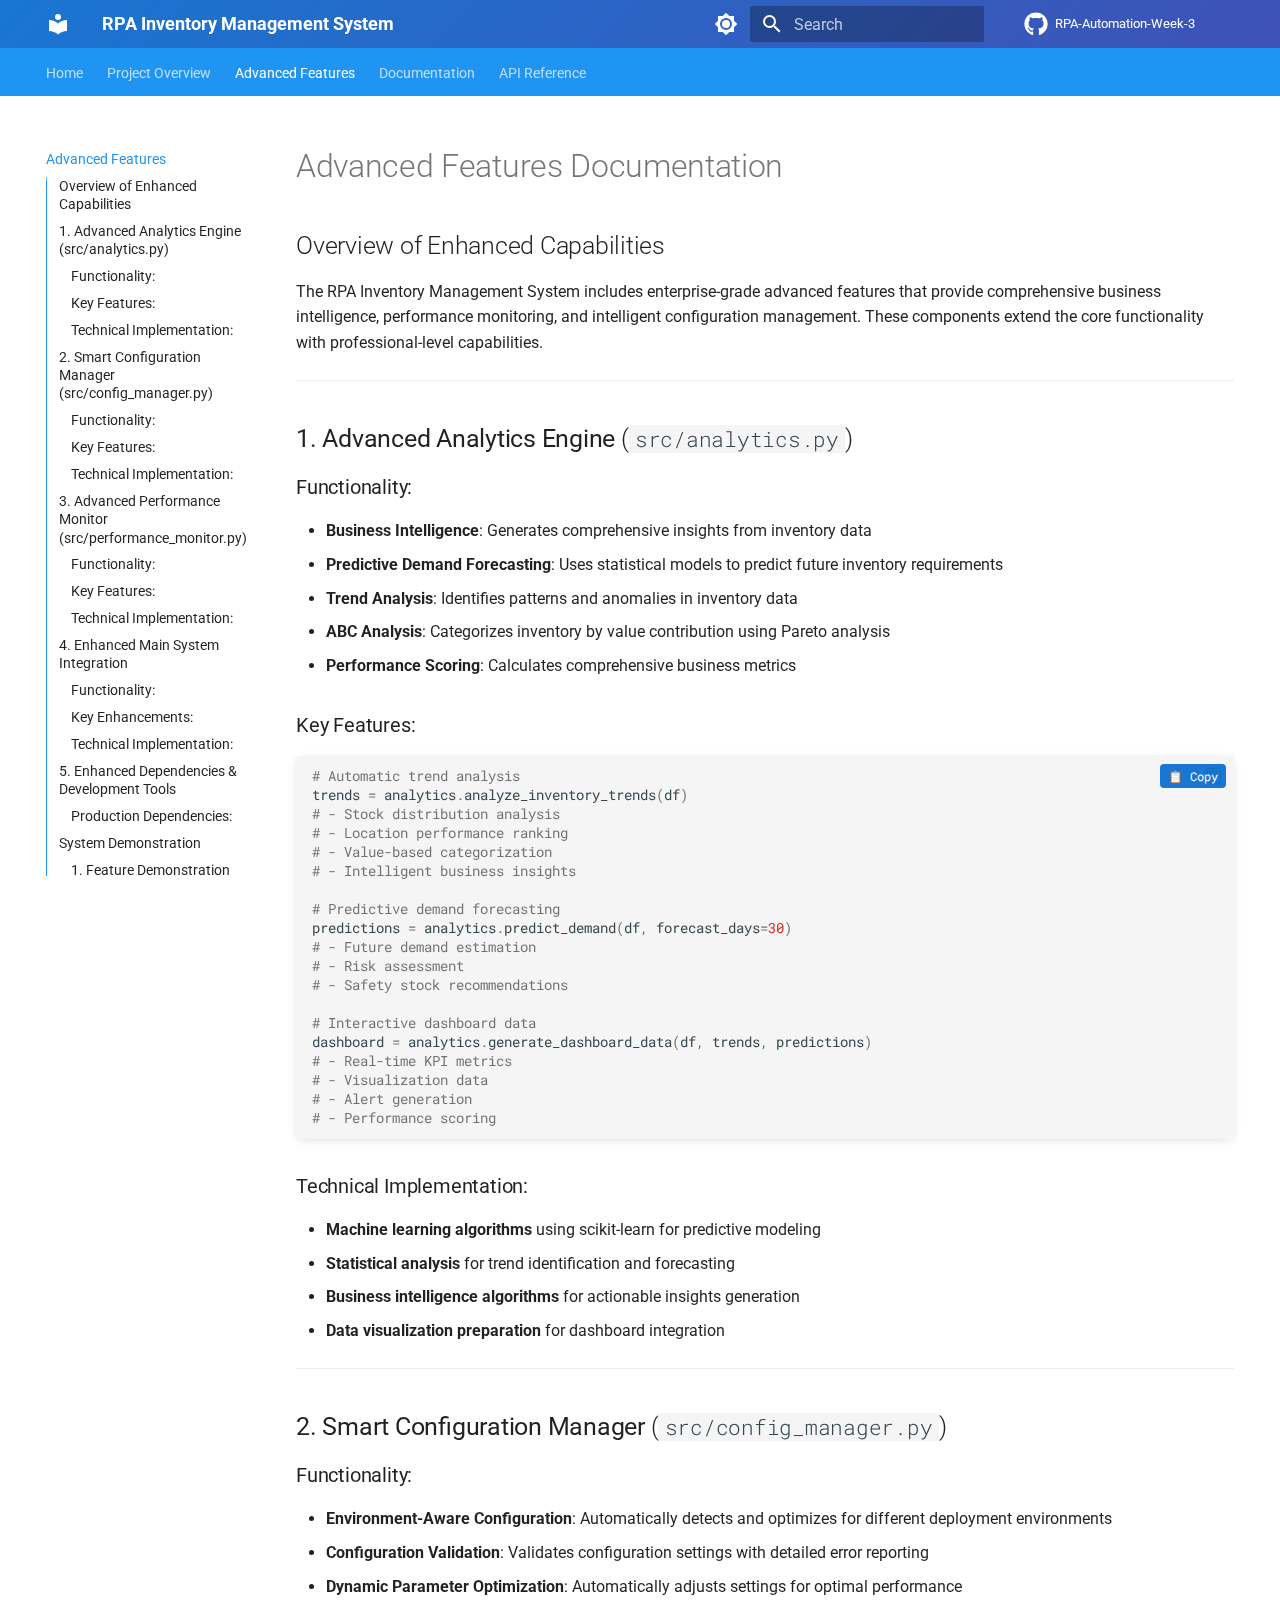
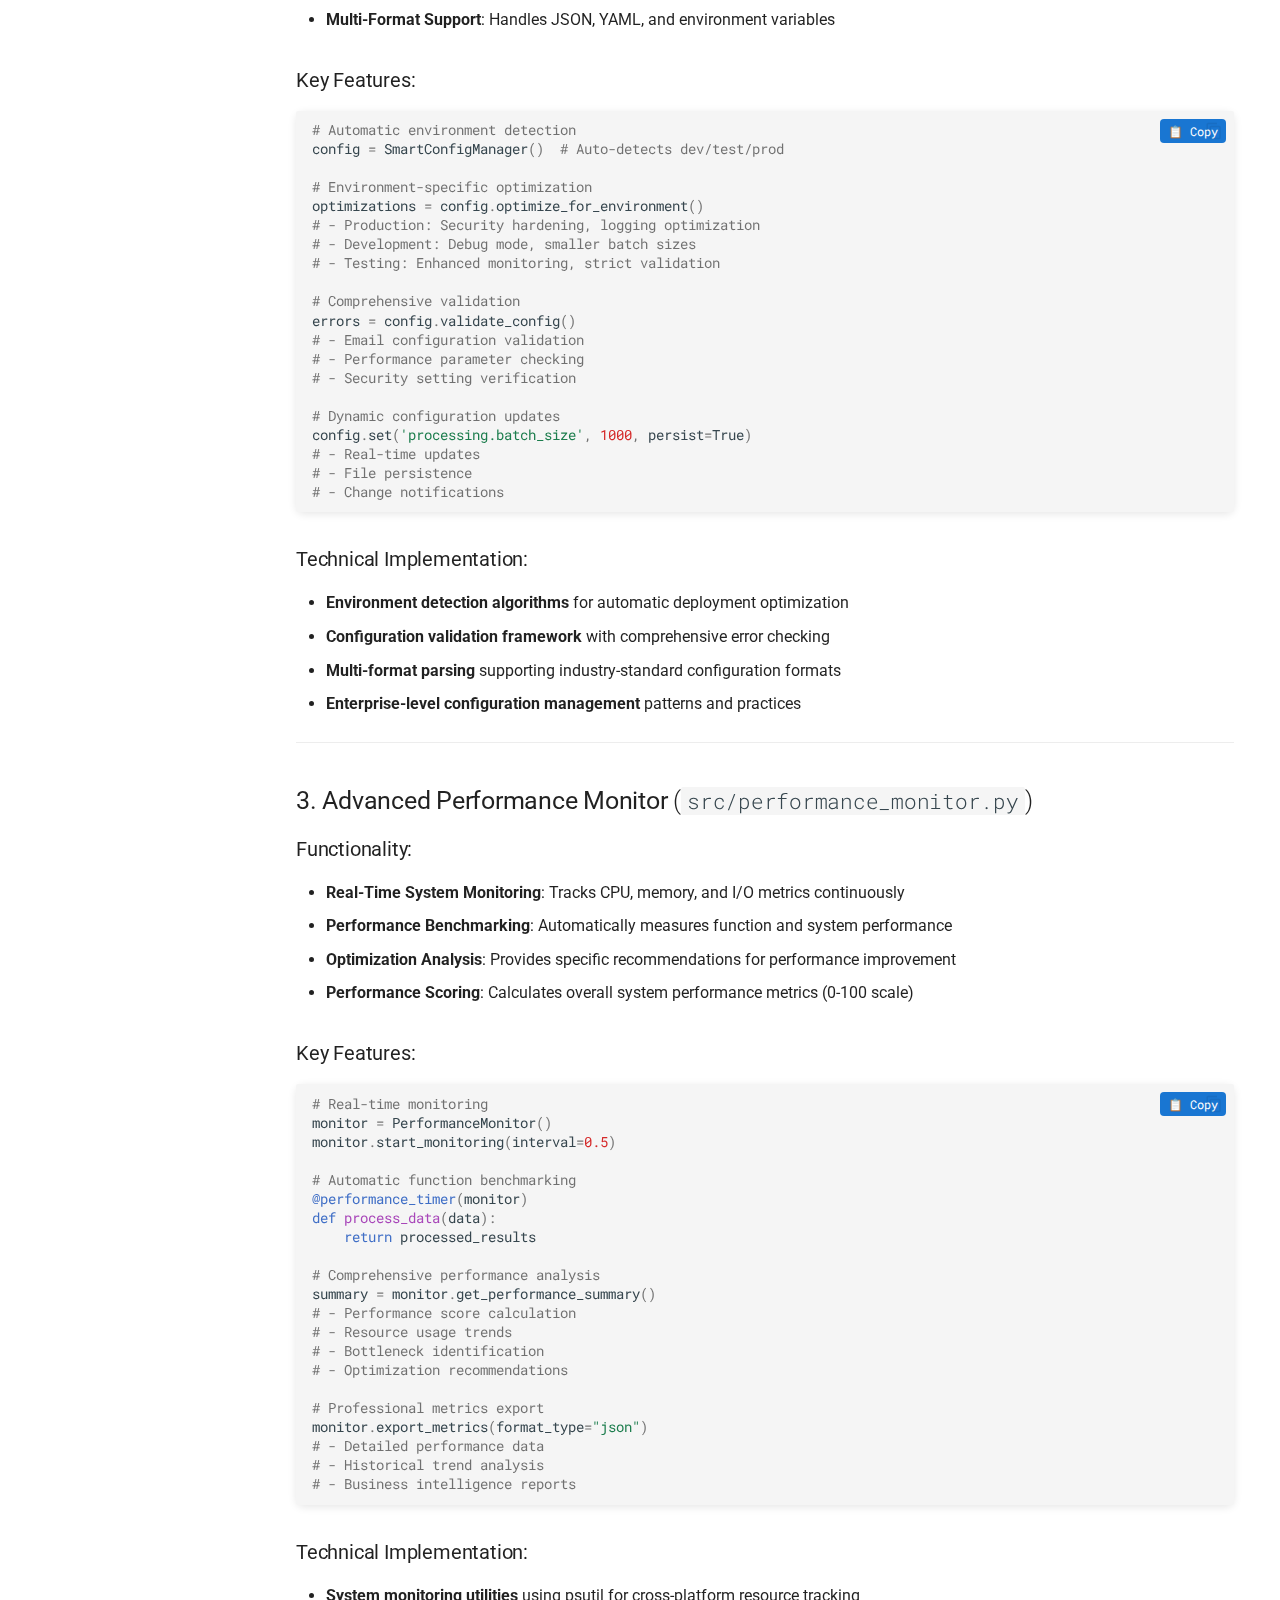
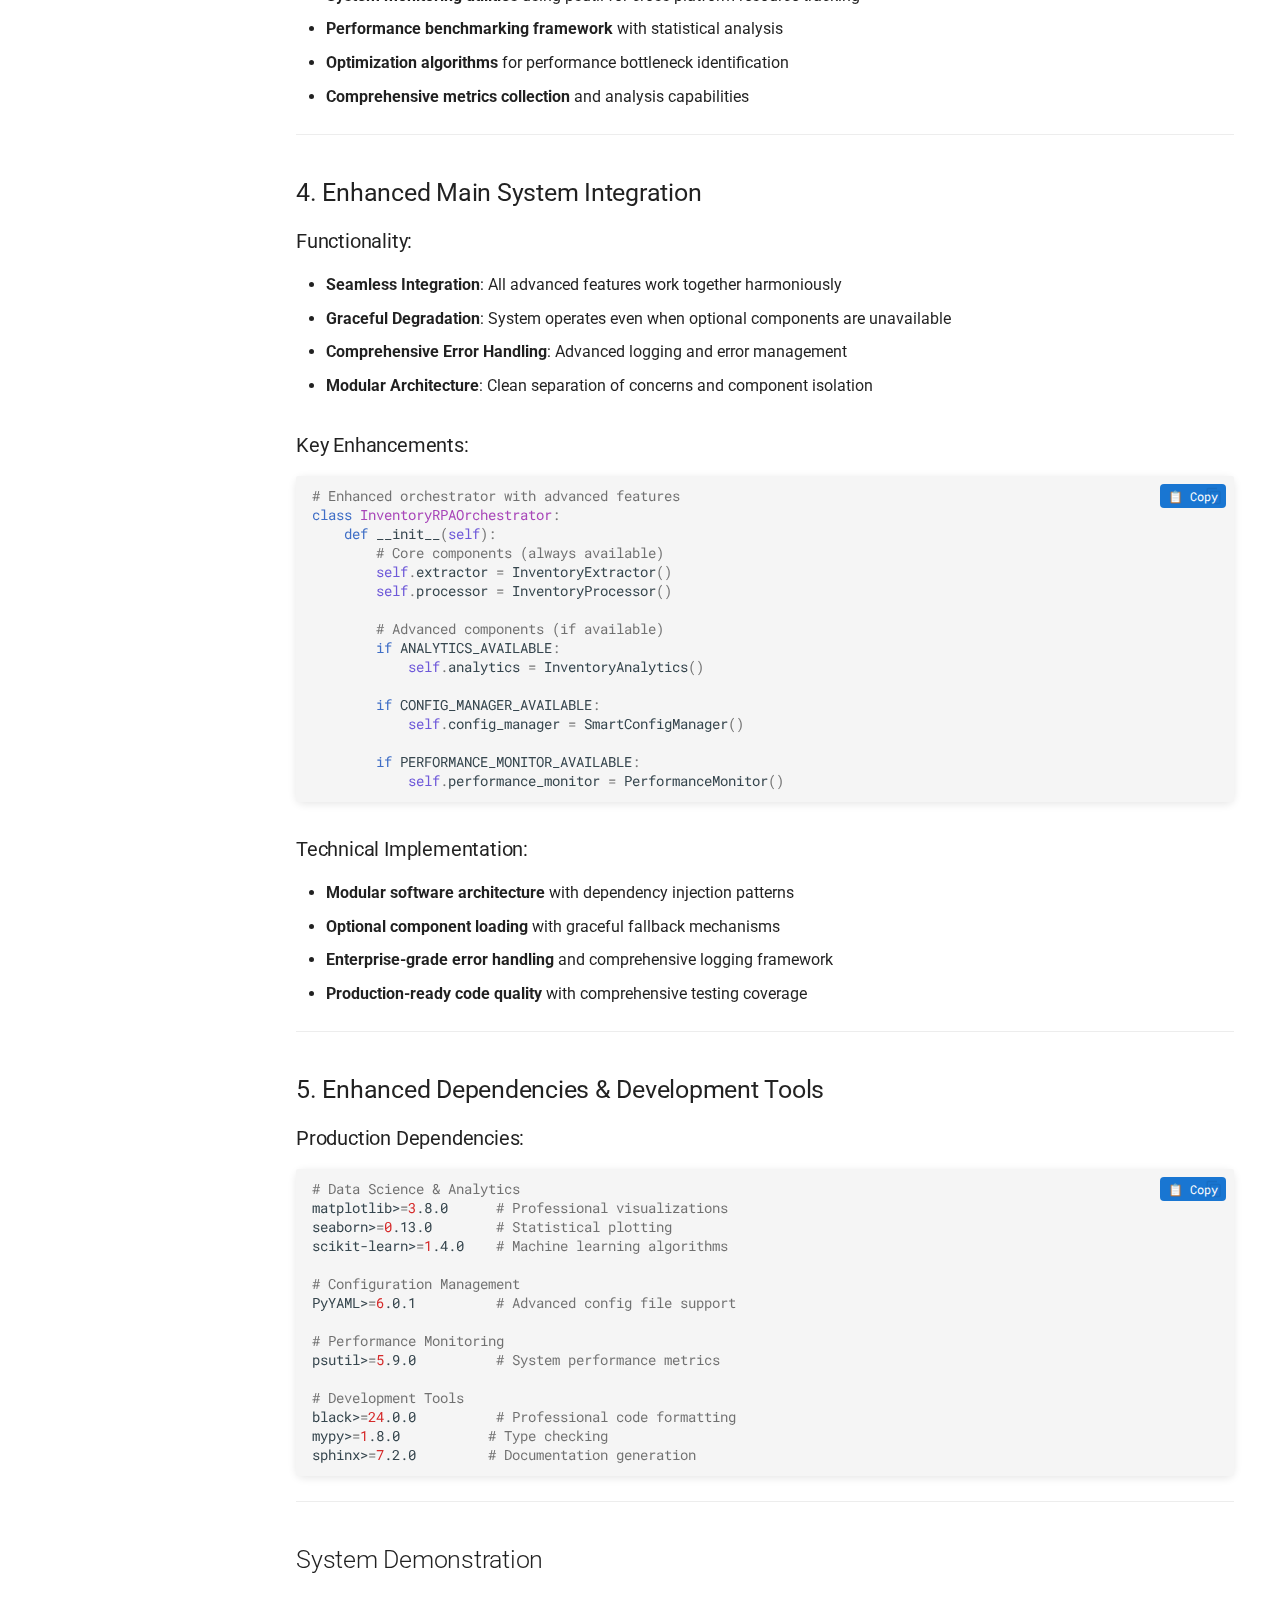
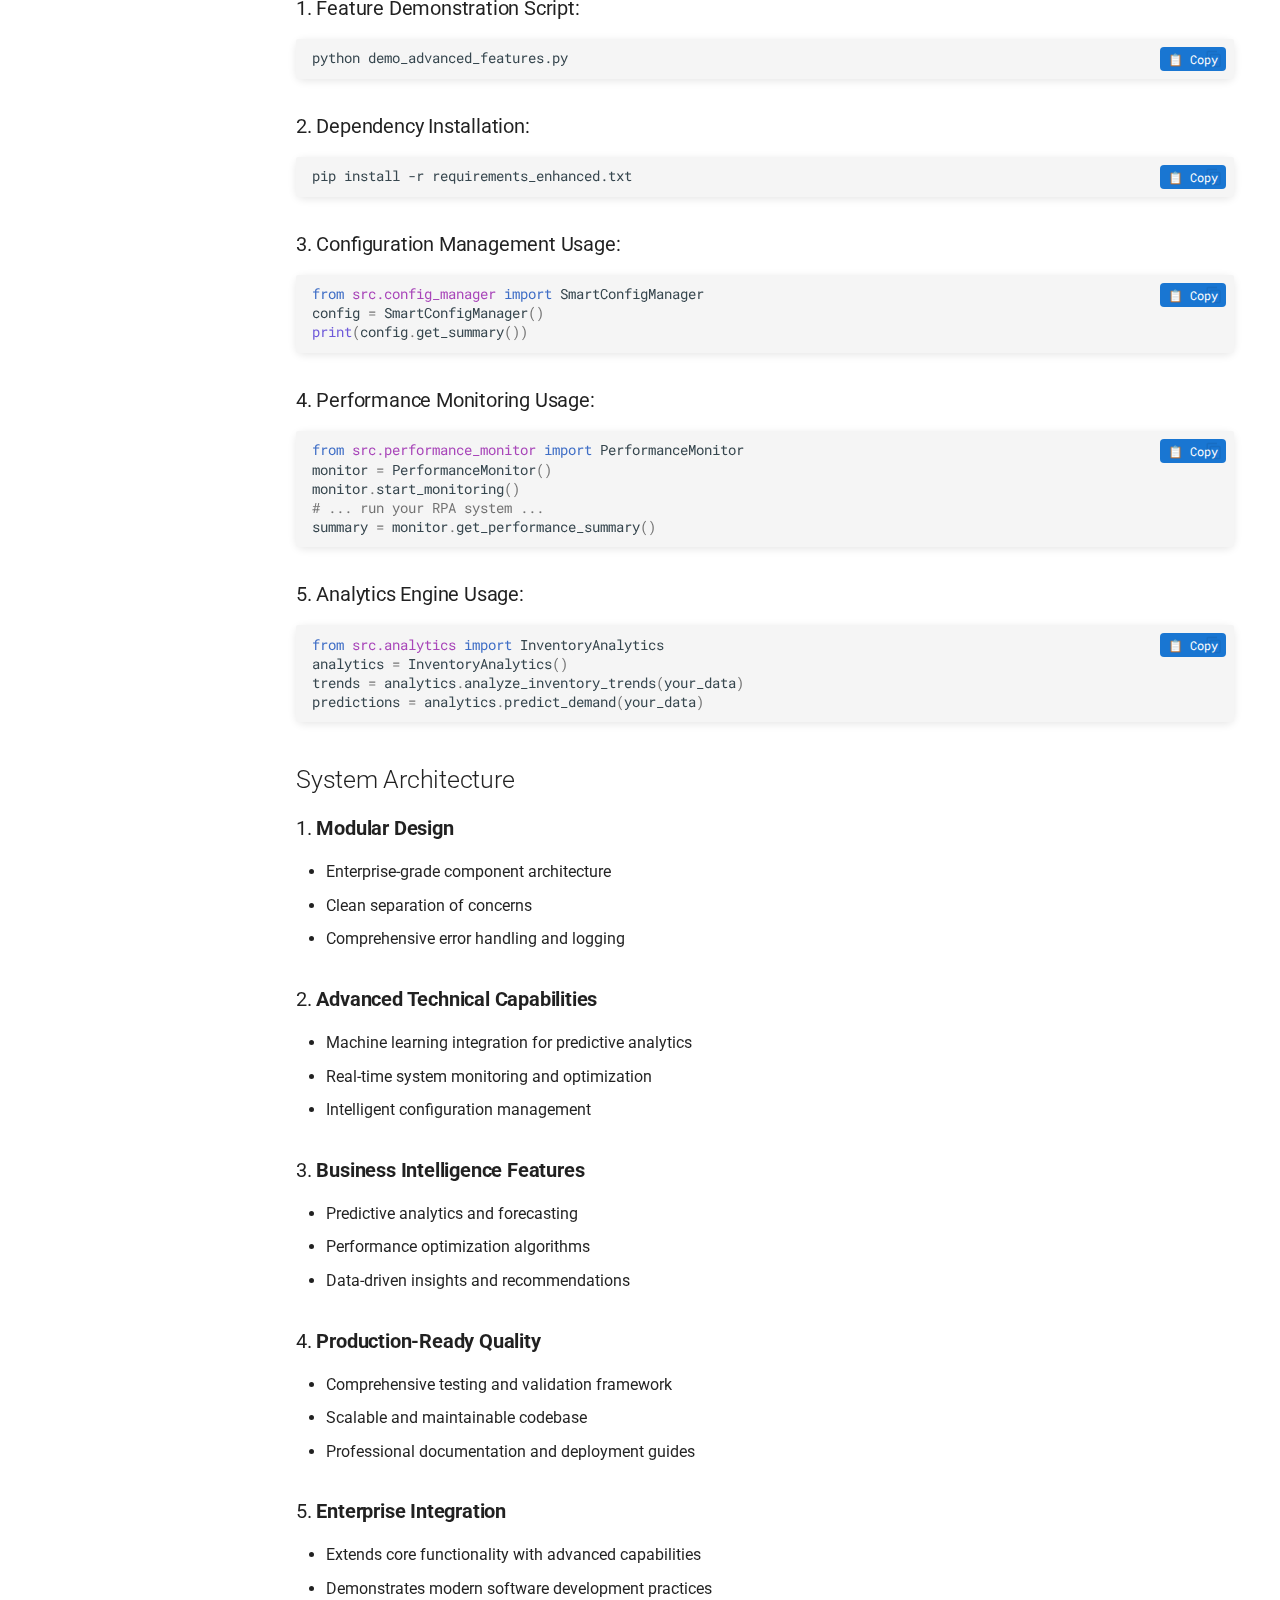
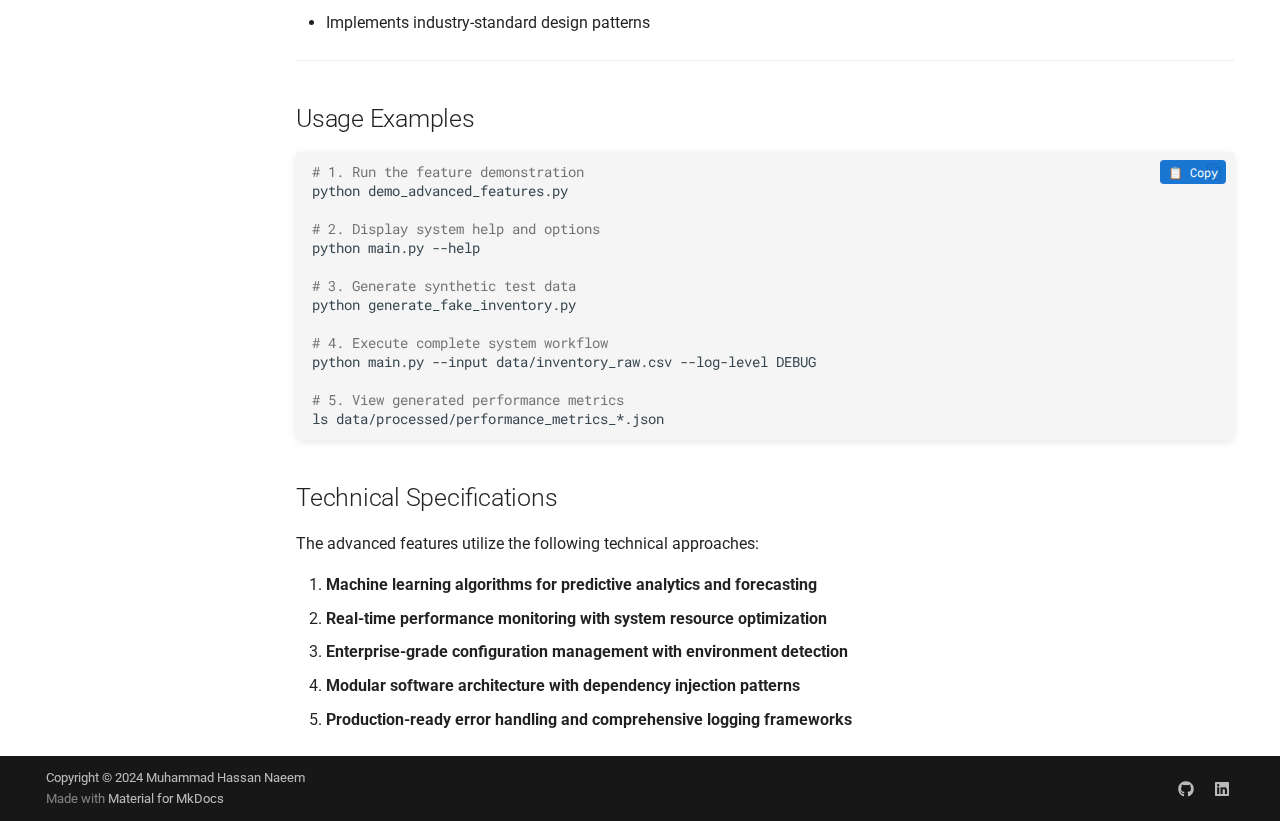
<file: ADVANCED_FEATURES/index.html>
<!doctype html>
<html lang="en" class="no-js">
  <head>
    
      <meta charset="utf-8">
      <meta name="viewport" content="width=device-width,initial-scale=1">
      
        <meta name="description" content="A comprehensive Robotic Process Automation system for inventory management with data extraction, processing, and analytics capabilities.">
      
      
        <meta name="author" content="Muhammad Hassan Naeem">
      
      
        <link rel="canonical" href="https://github.com/your-username/RPA-Automation-Week-3/ADVANCED_FEATURES/">
      
      
        <link rel="prev" href="../PROJECT_OVERVIEW/">
      
      
        <link rel="next" href="../process_documentation/">
      
      
      <link rel="icon" href="../assets/images/favicon.png">
      <meta name="generator" content="mkdocs-1.6.1, mkdocs-material-9.6.16">
    
    
      
        <title>Advanced Features - RPA Inventory Management System</title>
      
    
    
      <link rel="stylesheet" href="../assets/stylesheets/main.7e37652d.min.css">
      
        
        <link rel="stylesheet" href="../assets/stylesheets/palette.06af60db.min.css">
      
      


    
    
      
    
    
      
        
        
        <link rel="preconnect" href="https://fonts.gstatic.com" crossorigin>
        <link rel="stylesheet" href="https://fonts.googleapis.com/css?family=Roboto:300,300i,400,400i,700,700i%7CRoboto+Mono:400,400i,700,700i&display=fallback">
        <style>:root{--md-text-font:"Roboto";--md-code-font:"Roboto Mono"}</style>
      
    
    
      <link rel="stylesheet" href="../stylesheets/extra.css">
    
    <script>__md_scope=new URL("..",location),__md_hash=e=>[...e].reduce(((e,_)=>(e<<5)-e+_.charCodeAt(0)),0),__md_get=(e,_=localStorage,t=__md_scope)=>JSON.parse(_.getItem(t.pathname+"."+e)),__md_set=(e,_,t=localStorage,a=__md_scope)=>{try{t.setItem(a.pathname+"."+e,JSON.stringify(_))}catch(e){}}</script>
    
      

    
    
    
  </head>
  
  
    
    
      
    
    
    
    
    <body dir="ltr" data-md-color-scheme="default" data-md-color-primary="blue" data-md-color-accent="indigo">
  
    
    <input class="md-toggle" data-md-toggle="drawer" type="checkbox" id="__drawer" autocomplete="off">
    <input class="md-toggle" data-md-toggle="search" type="checkbox" id="__search" autocomplete="off">
    <label class="md-overlay" for="__drawer"></label>
    <div data-md-component="skip">
      
        
        <a href="#advanced-features-documentation" class="md-skip">
          Skip to content
        </a>
      
    </div>
    <div data-md-component="announce">
      
    </div>
    
    
      

<header class="md-header" data-md-component="header">
  <nav class="md-header__inner md-grid" aria-label="Header">
    <a href=".." title="RPA Inventory Management System" class="md-header__button md-logo" aria-label="RPA Inventory Management System" data-md-component="logo">
      
  
  <svg xmlns="http://www.w3.org/2000/svg" viewBox="0 0 24 24"><path d="M12 8a3 3 0 0 0 3-3 3 3 0 0 0-3-3 3 3 0 0 0-3 3 3 3 0 0 0 3 3m0 3.54C9.64 9.35 6.5 8 3 8v11c3.5 0 6.64 1.35 9 3.54 2.36-2.19 5.5-3.54 9-3.54V8c-3.5 0-6.64 1.35-9 3.54"/></svg>

    </a>
    <label class="md-header__button md-icon" for="__drawer">
      
      <svg xmlns="http://www.w3.org/2000/svg" viewBox="0 0 24 24"><path d="M3 6h18v2H3zm0 5h18v2H3zm0 5h18v2H3z"/></svg>
    </label>
    <div class="md-header__title" data-md-component="header-title">
      <div class="md-header__ellipsis">
        <div class="md-header__topic">
          <span class="md-ellipsis">
            RPA Inventory Management System
          </span>
        </div>
        <div class="md-header__topic" data-md-component="header-topic">
          <span class="md-ellipsis">
            
              Advanced Features
            
          </span>
        </div>
      </div>
    </div>
    
      
        <form class="md-header__option" data-md-component="palette">
  
    
    
    
    <input class="md-option" data-md-color-media="(prefers-color-scheme: light)" data-md-color-scheme="default" data-md-color-primary="blue" data-md-color-accent="indigo"  aria-label="Switch to dark mode"  type="radio" name="__palette" id="__palette_0">
    
      <label class="md-header__button md-icon" title="Switch to dark mode" for="__palette_1" hidden>
        <svg xmlns="http://www.w3.org/2000/svg" viewBox="0 0 24 24"><path d="M12 8a4 4 0 0 0-4 4 4 4 0 0 0 4 4 4 4 0 0 0 4-4 4 4 0 0 0-4-4m0 10a6 6 0 0 1-6-6 6 6 0 0 1 6-6 6 6 0 0 1 6 6 6 6 0 0 1-6 6m8-9.31V4h-4.69L12 .69 8.69 4H4v4.69L.69 12 4 15.31V20h4.69L12 23.31 15.31 20H20v-4.69L23.31 12z"/></svg>
      </label>
    
  
    
    
    
    <input class="md-option" data-md-color-media="(prefers-color-scheme: dark)" data-md-color-scheme="slate" data-md-color-primary="blue" data-md-color-accent="indigo"  aria-label="Switch to light mode"  type="radio" name="__palette" id="__palette_1">
    
      <label class="md-header__button md-icon" title="Switch to light mode" for="__palette_0" hidden>
        <svg xmlns="http://www.w3.org/2000/svg" viewBox="0 0 24 24"><path d="M12 18c-.89 0-1.74-.2-2.5-.55C11.56 16.5 13 14.42 13 12s-1.44-4.5-3.5-5.45C10.26 6.2 11.11 6 12 6a6 6 0 0 1 6 6 6 6 0 0 1-6 6m8-9.31V4h-4.69L12 .69 8.69 4H4v4.69L.69 12 4 15.31V20h4.69L12 23.31 15.31 20H20v-4.69L23.31 12z"/></svg>
      </label>
    
  
</form>
      
    
    
      <script>var palette=__md_get("__palette");if(palette&&palette.color){if("(prefers-color-scheme)"===palette.color.media){var media=matchMedia("(prefers-color-scheme: light)"),input=document.querySelector(media.matches?"[data-md-color-media='(prefers-color-scheme: light)']":"[data-md-color-media='(prefers-color-scheme: dark)']");palette.color.media=input.getAttribute("data-md-color-media"),palette.color.scheme=input.getAttribute("data-md-color-scheme"),palette.color.primary=input.getAttribute("data-md-color-primary"),palette.color.accent=input.getAttribute("data-md-color-accent")}for(var[key,value]of Object.entries(palette.color))document.body.setAttribute("data-md-color-"+key,value)}</script>
    
    
    
      
      
        <label class="md-header__button md-icon" for="__search">
          
          <svg xmlns="http://www.w3.org/2000/svg" viewBox="0 0 24 24"><path d="M9.5 3A6.5 6.5 0 0 1 16 9.5c0 1.61-.59 3.09-1.56 4.23l.27.27h.79l5 5-1.5 1.5-5-5v-.79l-.27-.27A6.52 6.52 0 0 1 9.5 16 6.5 6.5 0 0 1 3 9.5 6.5 6.5 0 0 1 9.5 3m0 2C7 5 5 7 5 9.5S7 14 9.5 14 14 12 14 9.5 12 5 9.5 5"/></svg>
        </label>
        <div class="md-search" data-md-component="search" role="dialog">
  <label class="md-search__overlay" for="__search"></label>
  <div class="md-search__inner" role="search">
    <form class="md-search__form" name="search">
      <input type="text" class="md-search__input" name="query" aria-label="Search" placeholder="Search" autocapitalize="off" autocorrect="off" autocomplete="off" spellcheck="false" data-md-component="search-query" required>
      <label class="md-search__icon md-icon" for="__search">
        
        <svg xmlns="http://www.w3.org/2000/svg" viewBox="0 0 24 24"><path d="M9.5 3A6.5 6.5 0 0 1 16 9.5c0 1.61-.59 3.09-1.56 4.23l.27.27h.79l5 5-1.5 1.5-5-5v-.79l-.27-.27A6.52 6.52 0 0 1 9.5 16 6.5 6.5 0 0 1 3 9.5 6.5 6.5 0 0 1 9.5 3m0 2C7 5 5 7 5 9.5S7 14 9.5 14 14 12 14 9.5 12 5 9.5 5"/></svg>
        
        <svg xmlns="http://www.w3.org/2000/svg" viewBox="0 0 24 24"><path d="M20 11v2H8l5.5 5.5-1.42 1.42L4.16 12l7.92-7.92L13.5 5.5 8 11z"/></svg>
      </label>
      <nav class="md-search__options" aria-label="Search">
        
          <a href="javascript:void(0)" class="md-search__icon md-icon" title="Share" aria-label="Share" data-clipboard data-clipboard-text="" data-md-component="search-share" tabindex="-1">
            
            <svg xmlns="http://www.w3.org/2000/svg" viewBox="0 0 24 24"><path d="M18 16.08c-.76 0-1.44.3-1.96.77L8.91 12.7c.05-.23.09-.46.09-.7s-.04-.47-.09-.7l7.05-4.11c.54.5 1.25.81 2.04.81a3 3 0 0 0 3-3 3 3 0 0 0-3-3 3 3 0 0 0-3 3c0 .24.04.47.09.7L8.04 9.81C7.5 9.31 6.79 9 6 9a3 3 0 0 0-3 3 3 3 0 0 0 3 3c.79 0 1.5-.31 2.04-.81l7.12 4.15c-.05.21-.08.43-.08.66 0 1.61 1.31 2.91 2.92 2.91s2.92-1.3 2.92-2.91A2.92 2.92 0 0 0 18 16.08"/></svg>
          </a>
        
        <button type="reset" class="md-search__icon md-icon" title="Clear" aria-label="Clear" tabindex="-1">
          
          <svg xmlns="http://www.w3.org/2000/svg" viewBox="0 0 24 24"><path d="M19 6.41 17.59 5 12 10.59 6.41 5 5 6.41 10.59 12 5 17.59 6.41 19 12 13.41 17.59 19 19 17.59 13.41 12z"/></svg>
        </button>
      </nav>
      
    </form>
    <div class="md-search__output">
      <div class="md-search__scrollwrap" tabindex="0" data-md-scrollfix>
        <div class="md-search-result" data-md-component="search-result">
          <div class="md-search-result__meta">
            Initializing search
          </div>
          <ol class="md-search-result__list" role="presentation"></ol>
        </div>
      </div>
    </div>
  </div>
</div>
      
    
    
      <div class="md-header__source">
        <a href="https://github.com/your-username/RPA-Automation-Week-3" title="Go to repository" class="md-source" data-md-component="source">
  <div class="md-source__icon md-icon">
    
    <svg xmlns="http://www.w3.org/2000/svg" viewBox="0 0 512 512"><!--! Font Awesome Free 7.0.0 by @fontawesome - https://fontawesome.com License - https://fontawesome.com/license/free (Icons: CC BY 4.0, Fonts: SIL OFL 1.1, Code: MIT License) Copyright 2025 Fonticons, Inc.--><path fill="currentColor" d="M173.9 397.4c0 2-2.3 3.6-5.2 3.6-3.3.3-5.6-1.3-5.6-3.6 0-2 2.3-3.6 5.2-3.6 3-.3 5.6 1.3 5.6 3.6m-31.1-4.5c-.7 2 1.3 4.3 4.3 4.9 2.6 1 5.6 0 6.2-2s-1.3-4.3-4.3-5.2c-2.6-.7-5.5.3-6.2 2.3m44.2-1.7c-2.9.7-4.9 2.6-4.6 4.9.3 2 2.9 3.3 5.9 2.6 2.9-.7 4.9-2.6 4.6-4.6-.3-1.9-3-3.2-5.9-2.9M252.8 8C114.1 8 8 113.3 8 252c0 110.9 69.8 205.8 169.5 239.2 12.8 2.3 17.3-5.6 17.3-12.1 0-6.2-.3-40.4-.3-61.4 0 0-70 15-84.7-29.8 0 0-11.4-29.1-27.8-36.6 0 0-22.9-15.7 1.6-15.4 0 0 24.9 2 38.6 25.8 21.9 38.6 58.6 27.5 72.9 20.9 2.3-16 8.8-27.1 16-33.7-55.9-6.2-112.3-14.3-112.3-110.5 0-27.5 7.6-41.3 23.6-58.9-2.6-6.5-11.1-33.3 2.6-67.9 20.9-6.5 69 27 69 27 20-5.6 41.5-8.5 62.8-8.5s42.8 2.9 62.8 8.5c0 0 48.1-33.6 69-27 13.7 34.7 5.2 61.4 2.6 67.9 16 17.7 25.8 31.5 25.8 58.9 0 96.5-58.9 104.2-114.8 110.5 9.2 7.9 17 22.9 17 46.4 0 33.7-.3 75.4-.3 83.6 0 6.5 4.6 14.4 17.3 12.1C436.2 457.8 504 362.9 504 252 504 113.3 391.5 8 252.8 8M105.2 352.9c-1.3 1-1 3.3.7 5.2 1.6 1.6 3.9 2.3 5.2 1 1.3-1 1-3.3-.7-5.2-1.6-1.6-3.9-2.3-5.2-1m-10.8-8.1c-.7 1.3.3 2.9 2.3 3.9 1.6 1 3.6.7 4.3-.7.7-1.3-.3-2.9-2.3-3.9-2-.6-3.6-.3-4.3.7m32.4 35.6c-1.6 1.3-1 4.3 1.3 6.2 2.3 2.3 5.2 2.6 6.5 1 1.3-1.3.7-4.3-1.3-6.2-2.2-2.3-5.2-2.6-6.5-1m-11.4-14.7c-1.6 1-1.6 3.6 0 5.9s4.3 3.3 5.6 2.3c1.6-1.3 1.6-3.9 0-6.2-1.4-2.3-4-3.3-5.6-2"/></svg>
  </div>
  <div class="md-source__repository">
    RPA-Automation-Week-3
  </div>
</a>
      </div>
    
  </nav>
  
</header>
    
    <div class="md-container" data-md-component="container">
      
      
        
          
            
<nav class="md-tabs" aria-label="Tabs" data-md-component="tabs">
  <div class="md-grid">
    <ul class="md-tabs__list">
      
        
  
  
  
  
    <li class="md-tabs__item">
      <a href=".." class="md-tabs__link">
        
  
  
    
  
  Home

      </a>
    </li>
  

      
        
  
  
  
  
    <li class="md-tabs__item">
      <a href="../PROJECT_OVERVIEW/" class="md-tabs__link">
        
  
  
    
  
  Project Overview

      </a>
    </li>
  

      
        
  
  
  
    
  
  
    <li class="md-tabs__item md-tabs__item--active">
      <a href="./" class="md-tabs__link">
        
  
  
    
  
  Advanced Features

      </a>
    </li>
  

      
        
  
  
  
  
    
    
      <li class="md-tabs__item">
        <a href="../process_documentation/" class="md-tabs__link">
          
  
  
  Documentation

        </a>
      </li>
    
  

      
        
  
  
  
  
    
    
      <li class="md-tabs__item">
        <a href="../api/main/" class="md-tabs__link">
          
  
  
  API Reference

        </a>
      </li>
    
  

      
    </ul>
  </div>
</nav>
          
        
      
      <main class="md-main" data-md-component="main">
        <div class="md-main__inner md-grid">
          
            
              
              <div class="md-sidebar md-sidebar--primary" data-md-component="sidebar" data-md-type="navigation" >
                <div class="md-sidebar__scrollwrap">
                  <div class="md-sidebar__inner">
                    


  


  

<nav class="md-nav md-nav--primary md-nav--lifted md-nav--integrated" aria-label="Navigation" data-md-level="0">
  <label class="md-nav__title" for="__drawer">
    <a href=".." title="RPA Inventory Management System" class="md-nav__button md-logo" aria-label="RPA Inventory Management System" data-md-component="logo">
      
  
  <svg xmlns="http://www.w3.org/2000/svg" viewBox="0 0 24 24"><path d="M12 8a3 3 0 0 0 3-3 3 3 0 0 0-3-3 3 3 0 0 0-3 3 3 3 0 0 0 3 3m0 3.54C9.64 9.35 6.5 8 3 8v11c3.5 0 6.64 1.35 9 3.54 2.36-2.19 5.5-3.54 9-3.54V8c-3.5 0-6.64 1.35-9 3.54"/></svg>

    </a>
    RPA Inventory Management System
  </label>
  
    <div class="md-nav__source">
      <a href="https://github.com/your-username/RPA-Automation-Week-3" title="Go to repository" class="md-source" data-md-component="source">
  <div class="md-source__icon md-icon">
    
    <svg xmlns="http://www.w3.org/2000/svg" viewBox="0 0 512 512"><!--! Font Awesome Free 7.0.0 by @fontawesome - https://fontawesome.com License - https://fontawesome.com/license/free (Icons: CC BY 4.0, Fonts: SIL OFL 1.1, Code: MIT License) Copyright 2025 Fonticons, Inc.--><path fill="currentColor" d="M173.9 397.4c0 2-2.3 3.6-5.2 3.6-3.3.3-5.6-1.3-5.6-3.6 0-2 2.3-3.6 5.2-3.6 3-.3 5.6 1.3 5.6 3.6m-31.1-4.5c-.7 2 1.3 4.3 4.3 4.9 2.6 1 5.6 0 6.2-2s-1.3-4.3-4.3-5.2c-2.6-.7-5.5.3-6.2 2.3m44.2-1.7c-2.9.7-4.9 2.6-4.6 4.9.3 2 2.9 3.3 5.9 2.6 2.9-.7 4.9-2.6 4.6-4.6-.3-1.9-3-3.2-5.9-2.9M252.8 8C114.1 8 8 113.3 8 252c0 110.9 69.8 205.8 169.5 239.2 12.8 2.3 17.3-5.6 17.3-12.1 0-6.2-.3-40.4-.3-61.4 0 0-70 15-84.7-29.8 0 0-11.4-29.1-27.8-36.6 0 0-22.9-15.7 1.6-15.4 0 0 24.9 2 38.6 25.8 21.9 38.6 58.6 27.5 72.9 20.9 2.3-16 8.8-27.1 16-33.7-55.9-6.2-112.3-14.3-112.3-110.5 0-27.5 7.6-41.3 23.6-58.9-2.6-6.5-11.1-33.3 2.6-67.9 20.9-6.5 69 27 69 27 20-5.6 41.5-8.5 62.8-8.5s42.8 2.9 62.8 8.5c0 0 48.1-33.6 69-27 13.7 34.7 5.2 61.4 2.6 67.9 16 17.7 25.8 31.5 25.8 58.9 0 96.5-58.9 104.2-114.8 110.5 9.2 7.9 17 22.9 17 46.4 0 33.7-.3 75.4-.3 83.6 0 6.5 4.6 14.4 17.3 12.1C436.2 457.8 504 362.9 504 252 504 113.3 391.5 8 252.8 8M105.2 352.9c-1.3 1-1 3.3.7 5.2 1.6 1.6 3.9 2.3 5.2 1 1.3-1 1-3.3-.7-5.2-1.6-1.6-3.9-2.3-5.2-1m-10.8-8.1c-.7 1.3.3 2.9 2.3 3.9 1.6 1 3.6.7 4.3-.7.7-1.3-.3-2.9-2.3-3.9-2-.6-3.6-.3-4.3.7m32.4 35.6c-1.6 1.3-1 4.3 1.3 6.2 2.3 2.3 5.2 2.6 6.5 1 1.3-1.3.7-4.3-1.3-6.2-2.2-2.3-5.2-2.6-6.5-1m-11.4-14.7c-1.6 1-1.6 3.6 0 5.9s4.3 3.3 5.6 2.3c1.6-1.3 1.6-3.9 0-6.2-1.4-2.3-4-3.3-5.6-2"/></svg>
  </div>
  <div class="md-source__repository">
    RPA-Automation-Week-3
  </div>
</a>
    </div>
  
  <ul class="md-nav__list" data-md-scrollfix>
    
      
      
  
  
  
  
    <li class="md-nav__item">
      <a href=".." class="md-nav__link">
        
  
  
  <span class="md-ellipsis">
    Home
    
  </span>
  

      </a>
    </li>
  

    
      
      
  
  
  
  
    <li class="md-nav__item">
      <a href="../PROJECT_OVERVIEW/" class="md-nav__link">
        
  
  
  <span class="md-ellipsis">
    Project Overview
    
  </span>
  

      </a>
    </li>
  

    
      
      
  
  
    
  
  
  
    <li class="md-nav__item md-nav__item--active">
      
      <input class="md-nav__toggle md-toggle" type="checkbox" id="__toc">
      
      
        
      
      
        <label class="md-nav__link md-nav__link--active" for="__toc">
          
  
  
  <span class="md-ellipsis">
    Advanced Features
    
  </span>
  

          <span class="md-nav__icon md-icon"></span>
        </label>
      
      <a href="./" class="md-nav__link md-nav__link--active">
        
  
  
  <span class="md-ellipsis">
    Advanced Features
    
  </span>
  

      </a>
      
        

<nav class="md-nav md-nav--secondary" aria-label="Table of contents">
  
  
  
    
  
  
    <label class="md-nav__title" for="__toc">
      <span class="md-nav__icon md-icon"></span>
      Table of contents
    </label>
    <ul class="md-nav__list" data-md-component="toc" data-md-scrollfix>
      
        <li class="md-nav__item">
  <a href="#overview-of-enhanced-capabilities" class="md-nav__link">
    <span class="md-ellipsis">
      Overview of Enhanced Capabilities
    </span>
  </a>
  
</li>
      
        <li class="md-nav__item">
  <a href="#1-advanced-analytics-engine-srcanalyticspy" class="md-nav__link">
    <span class="md-ellipsis">
      1. Advanced Analytics Engine (src/analytics.py)
    </span>
  </a>
  
    <nav class="md-nav" aria-label="1. Advanced Analytics Engine (src/analytics.py)">
      <ul class="md-nav__list">
        
          <li class="md-nav__item">
  <a href="#functionality" class="md-nav__link">
    <span class="md-ellipsis">
      Functionality:
    </span>
  </a>
  
</li>
        
          <li class="md-nav__item">
  <a href="#key-features" class="md-nav__link">
    <span class="md-ellipsis">
      Key Features:
    </span>
  </a>
  
</li>
        
          <li class="md-nav__item">
  <a href="#technical-implementation" class="md-nav__link">
    <span class="md-ellipsis">
      Technical Implementation:
    </span>
  </a>
  
</li>
        
      </ul>
    </nav>
  
</li>
      
        <li class="md-nav__item">
  <a href="#2-smart-configuration-manager-srcconfig_managerpy" class="md-nav__link">
    <span class="md-ellipsis">
      2. Smart Configuration Manager (src/config_manager.py)
    </span>
  </a>
  
    <nav class="md-nav" aria-label="2. Smart Configuration Manager (src/config_manager.py)">
      <ul class="md-nav__list">
        
          <li class="md-nav__item">
  <a href="#functionality_1" class="md-nav__link">
    <span class="md-ellipsis">
      Functionality:
    </span>
  </a>
  
</li>
        
          <li class="md-nav__item">
  <a href="#key-features_1" class="md-nav__link">
    <span class="md-ellipsis">
      Key Features:
    </span>
  </a>
  
</li>
        
          <li class="md-nav__item">
  <a href="#technical-implementation_1" class="md-nav__link">
    <span class="md-ellipsis">
      Technical Implementation:
    </span>
  </a>
  
</li>
        
      </ul>
    </nav>
  
</li>
      
        <li class="md-nav__item">
  <a href="#3-advanced-performance-monitor-srcperformance_monitorpy" class="md-nav__link">
    <span class="md-ellipsis">
      3. Advanced Performance Monitor (src/performance_monitor.py)
    </span>
  </a>
  
    <nav class="md-nav" aria-label="3. Advanced Performance Monitor (src/performance_monitor.py)">
      <ul class="md-nav__list">
        
          <li class="md-nav__item">
  <a href="#functionality_2" class="md-nav__link">
    <span class="md-ellipsis">
      Functionality:
    </span>
  </a>
  
</li>
        
          <li class="md-nav__item">
  <a href="#key-features_2" class="md-nav__link">
    <span class="md-ellipsis">
      Key Features:
    </span>
  </a>
  
</li>
        
          <li class="md-nav__item">
  <a href="#technical-implementation_2" class="md-nav__link">
    <span class="md-ellipsis">
      Technical Implementation:
    </span>
  </a>
  
</li>
        
      </ul>
    </nav>
  
</li>
      
        <li class="md-nav__item">
  <a href="#4-enhanced-main-system-integration" class="md-nav__link">
    <span class="md-ellipsis">
      4. Enhanced Main System Integration
    </span>
  </a>
  
    <nav class="md-nav" aria-label="4. Enhanced Main System Integration">
      <ul class="md-nav__list">
        
          <li class="md-nav__item">
  <a href="#functionality_3" class="md-nav__link">
    <span class="md-ellipsis">
      Functionality:
    </span>
  </a>
  
</li>
        
          <li class="md-nav__item">
  <a href="#key-enhancements" class="md-nav__link">
    <span class="md-ellipsis">
      Key Enhancements:
    </span>
  </a>
  
</li>
        
          <li class="md-nav__item">
  <a href="#technical-implementation_3" class="md-nav__link">
    <span class="md-ellipsis">
      Technical Implementation:
    </span>
  </a>
  
</li>
        
      </ul>
    </nav>
  
</li>
      
        <li class="md-nav__item">
  <a href="#5-enhanced-dependencies-development-tools" class="md-nav__link">
    <span class="md-ellipsis">
      5. Enhanced Dependencies &amp; Development Tools
    </span>
  </a>
  
    <nav class="md-nav" aria-label="5. Enhanced Dependencies &amp; Development Tools">
      <ul class="md-nav__list">
        
          <li class="md-nav__item">
  <a href="#production-dependencies" class="md-nav__link">
    <span class="md-ellipsis">
      Production Dependencies:
    </span>
  </a>
  
</li>
        
      </ul>
    </nav>
  
</li>
      
        <li class="md-nav__item">
  <a href="#system-demonstration" class="md-nav__link">
    <span class="md-ellipsis">
      System Demonstration
    </span>
  </a>
  
    <nav class="md-nav" aria-label="System Demonstration">
      <ul class="md-nav__list">
        
          <li class="md-nav__item">
  <a href="#1-feature-demonstration-script" class="md-nav__link">
    <span class="md-ellipsis">
      1. Feature Demonstration Script:
    </span>
  </a>
  
</li>
        
          <li class="md-nav__item">
  <a href="#2-dependency-installation" class="md-nav__link">
    <span class="md-ellipsis">
      2. Dependency Installation:
    </span>
  </a>
  
</li>
        
          <li class="md-nav__item">
  <a href="#3-configuration-management-usage" class="md-nav__link">
    <span class="md-ellipsis">
      3. Configuration Management Usage:
    </span>
  </a>
  
</li>
        
          <li class="md-nav__item">
  <a href="#4-performance-monitoring-usage" class="md-nav__link">
    <span class="md-ellipsis">
      4. Performance Monitoring Usage:
    </span>
  </a>
  
</li>
        
          <li class="md-nav__item">
  <a href="#5-analytics-engine-usage" class="md-nav__link">
    <span class="md-ellipsis">
      5. Analytics Engine Usage:
    </span>
  </a>
  
</li>
        
      </ul>
    </nav>
  
</li>
      
        <li class="md-nav__item">
  <a href="#system-architecture" class="md-nav__link">
    <span class="md-ellipsis">
      System Architecture
    </span>
  </a>
  
    <nav class="md-nav" aria-label="System Architecture">
      <ul class="md-nav__list">
        
          <li class="md-nav__item">
  <a href="#1-modular-design" class="md-nav__link">
    <span class="md-ellipsis">
      1. Modular Design
    </span>
  </a>
  
</li>
        
          <li class="md-nav__item">
  <a href="#2-advanced-technical-capabilities" class="md-nav__link">
    <span class="md-ellipsis">
      2. Advanced Technical Capabilities
    </span>
  </a>
  
</li>
        
          <li class="md-nav__item">
  <a href="#3-business-intelligence-features" class="md-nav__link">
    <span class="md-ellipsis">
      3. Business Intelligence Features
    </span>
  </a>
  
</li>
        
          <li class="md-nav__item">
  <a href="#4-production-ready-quality" class="md-nav__link">
    <span class="md-ellipsis">
      4. Production-Ready Quality
    </span>
  </a>
  
</li>
        
          <li class="md-nav__item">
  <a href="#5-enterprise-integration" class="md-nav__link">
    <span class="md-ellipsis">
      5. Enterprise Integration
    </span>
  </a>
  
</li>
        
      </ul>
    </nav>
  
</li>
      
        <li class="md-nav__item">
  <a href="#usage-examples" class="md-nav__link">
    <span class="md-ellipsis">
      Usage Examples
    </span>
  </a>
  
</li>
      
        <li class="md-nav__item">
  <a href="#technical-specifications" class="md-nav__link">
    <span class="md-ellipsis">
      Technical Specifications
    </span>
  </a>
  
</li>
      
    </ul>
  
</nav>
      
    </li>
  

    
      
      
  
  
  
  
    
    
    
    
      
      
        
      
    
    
    <li class="md-nav__item md-nav__item--nested">
      
        
        
          
        
        <input class="md-nav__toggle md-toggle md-toggle--indeterminate" type="checkbox" id="__nav_4" >
        
          
          <label class="md-nav__link" for="__nav_4" id="__nav_4_label" tabindex="0">
            
  
  
  <span class="md-ellipsis">
    Documentation
    
  </span>
  

            <span class="md-nav__icon md-icon"></span>
          </label>
        
        <nav class="md-nav" data-md-level="1" aria-labelledby="__nav_4_label" aria-expanded="false">
          <label class="md-nav__title" for="__nav_4">
            <span class="md-nav__icon md-icon"></span>
            Documentation
          </label>
          <ul class="md-nav__list" data-md-scrollfix>
            
              
                
  
  
  
  
    <li class="md-nav__item">
      <a href="../process_documentation/" class="md-nav__link">
        
  
  
  <span class="md-ellipsis">
    Process Documentation
    
  </span>
  

      </a>
    </li>
  

              
            
          </ul>
        </nav>
      
    </li>
  

    
      
      
  
  
  
  
    
    
    
    
      
      
        
      
    
    
    <li class="md-nav__item md-nav__item--nested">
      
        
        
          
        
        <input class="md-nav__toggle md-toggle md-toggle--indeterminate" type="checkbox" id="__nav_5" >
        
          
          <label class="md-nav__link" for="__nav_5" id="__nav_5_label" tabindex="0">
            
  
  
  <span class="md-ellipsis">
    API Reference
    
  </span>
  

            <span class="md-nav__icon md-icon"></span>
          </label>
        
        <nav class="md-nav" data-md-level="1" aria-labelledby="__nav_5_label" aria-expanded="false">
          <label class="md-nav__title" for="__nav_5">
            <span class="md-nav__icon md-icon"></span>
            API Reference
          </label>
          <ul class="md-nav__list" data-md-scrollfix>
            
              
                
  
  
  
  
    <li class="md-nav__item">
      <a href="../api/main/" class="md-nav__link">
        
  
  
  <span class="md-ellipsis">
    Main Application
    
  </span>
  

      </a>
    </li>
  

              
            
              
                
  
  
  
  
    
    
    
    
      
      
        
      
    
    
    <li class="md-nav__item md-nav__item--nested">
      
        
        
          
        
        <input class="md-nav__toggle md-toggle md-toggle--indeterminate" type="checkbox" id="__nav_5_2" >
        
          
          <label class="md-nav__link" for="__nav_5_2" id="__nav_5_2_label" tabindex="0">
            
  
  
  <span class="md-ellipsis">
    Modules
    
  </span>
  

            <span class="md-nav__icon md-icon"></span>
          </label>
        
        <nav class="md-nav" data-md-level="2" aria-labelledby="__nav_5_2_label" aria-expanded="false">
          <label class="md-nav__title" for="__nav_5_2">
            <span class="md-nav__icon md-icon"></span>
            Modules
          </label>
          <ul class="md-nav__list" data-md-scrollfix>
            
              
                
  
  
  
  
    <li class="md-nav__item">
      <a href="../api/extract/" class="md-nav__link">
        
  
  
  <span class="md-ellipsis">
    Data Extraction
    
  </span>
  

      </a>
    </li>
  

              
            
              
                
  
  
  
  
    <li class="md-nav__item">
      <a href="../api/process/" class="md-nav__link">
        
  
  
  <span class="md-ellipsis">
    Data Processing
    
  </span>
  

      </a>
    </li>
  

              
            
              
                
  
  
  
  
    <li class="md-nav__item">
      <a href="../api/update/" class="md-nav__link">
        
  
  
  <span class="md-ellipsis">
    Data Update
    
  </span>
  

      </a>
    </li>
  

              
            
              
                
  
  
  
  
    <li class="md-nav__item">
      <a href="../api/alert/" class="md-nav__link">
        
  
  
  <span class="md-ellipsis">
    Alert System
    
  </span>
  

      </a>
    </li>
  

              
            
              
                
  
  
  
  
    <li class="md-nav__item">
      <a href="../api/metrics/" class="md-nav__link">
        
  
  
  <span class="md-ellipsis">
    Metrics
    
  </span>
  

      </a>
    </li>
  

              
            
              
                
  
  
  
  
    <li class="md-nav__item">
      <a href="../api/performance_monitor/" class="md-nav__link">
        
  
  
  <span class="md-ellipsis">
    Performance Monitor
    
  </span>
  

      </a>
    </li>
  

              
            
              
                
  
  
  
  
    <li class="md-nav__item">
      <a href="../api/analytics/" class="md-nav__link">
        
  
  
  <span class="md-ellipsis">
    Analytics
    
  </span>
  

      </a>
    </li>
  

              
            
              
                
  
  
  
  
    <li class="md-nav__item">
      <a href="../api/config_manager/" class="md-nav__link">
        
  
  
  <span class="md-ellipsis">
    Configuration Manager
    
  </span>
  

      </a>
    </li>
  

              
            
          </ul>
        </nav>
      
    </li>
  

              
            
          </ul>
        </nav>
      
    </li>
  

    
  </ul>
</nav>
                  </div>
                </div>
              </div>
            
            
          
          
            <div class="md-content" data-md-component="content">
              <article class="md-content__inner md-typeset">
                
                  


  
  


<h1 id="advanced-features-documentation">Advanced Features Documentation<a class="headerlink" href="#advanced-features-documentation" title="Permanent link">&para;</a></h1>
<h2 id="overview-of-enhanced-capabilities">Overview of Enhanced Capabilities<a class="headerlink" href="#overview-of-enhanced-capabilities" title="Permanent link">&para;</a></h2>
<p>The RPA Inventory Management System includes enterprise-grade advanced features that provide comprehensive business intelligence, performance monitoring, and intelligent configuration management. These components extend the core functionality with professional-level capabilities.</p>
<hr />
<h2 id="1-advanced-analytics-engine-srcanalyticspy"><strong>1. Advanced Analytics Engine</strong> (<code>src/analytics.py</code>)<a class="headerlink" href="#1-advanced-analytics-engine-srcanalyticspy" title="Permanent link">&para;</a></h2>
<h3 id="functionality">Functionality:<a class="headerlink" href="#functionality" title="Permanent link">&para;</a></h3>
<ul>
<li><strong>Business Intelligence</strong>: Generates comprehensive insights from inventory data</li>
<li><strong>Predictive Demand Forecasting</strong>: Uses statistical models to predict future inventory requirements</li>
<li><strong>Trend Analysis</strong>: Identifies patterns and anomalies in inventory data</li>
<li><strong>ABC Analysis</strong>: Categorizes inventory by value contribution using Pareto analysis</li>
<li><strong>Performance Scoring</strong>: Calculates comprehensive business metrics</li>
</ul>
<h3 id="key-features">Key Features:<a class="headerlink" href="#key-features" title="Permanent link">&para;</a></h3>
<div class="language-python highlight"><pre><span></span><code><span id="__span-0-1"><a id="__codelineno-0-1" name="__codelineno-0-1" href="#__codelineno-0-1"></a><span class="c1"># Automatic trend analysis</span>
</span><span id="__span-0-2"><a id="__codelineno-0-2" name="__codelineno-0-2" href="#__codelineno-0-2"></a><span class="n">trends</span> <span class="o">=</span> <span class="n">analytics</span><span class="o">.</span><span class="n">analyze_inventory_trends</span><span class="p">(</span><span class="n">df</span><span class="p">)</span>
</span><span id="__span-0-3"><a id="__codelineno-0-3" name="__codelineno-0-3" href="#__codelineno-0-3"></a><span class="c1"># - Stock distribution analysis</span>
</span><span id="__span-0-4"><a id="__codelineno-0-4" name="__codelineno-0-4" href="#__codelineno-0-4"></a><span class="c1"># - Location performance ranking  </span>
</span><span id="__span-0-5"><a id="__codelineno-0-5" name="__codelineno-0-5" href="#__codelineno-0-5"></a><span class="c1"># - Value-based categorization</span>
</span><span id="__span-0-6"><a id="__codelineno-0-6" name="__codelineno-0-6" href="#__codelineno-0-6"></a><span class="c1"># - Intelligent business insights</span>
</span><span id="__span-0-7"><a id="__codelineno-0-7" name="__codelineno-0-7" href="#__codelineno-0-7"></a>
</span><span id="__span-0-8"><a id="__codelineno-0-8" name="__codelineno-0-8" href="#__codelineno-0-8"></a><span class="c1"># Predictive demand forecasting</span>
</span><span id="__span-0-9"><a id="__codelineno-0-9" name="__codelineno-0-9" href="#__codelineno-0-9"></a><span class="n">predictions</span> <span class="o">=</span> <span class="n">analytics</span><span class="o">.</span><span class="n">predict_demand</span><span class="p">(</span><span class="n">df</span><span class="p">,</span> <span class="n">forecast_days</span><span class="o">=</span><span class="mi">30</span><span class="p">)</span>
</span><span id="__span-0-10"><a id="__codelineno-0-10" name="__codelineno-0-10" href="#__codelineno-0-10"></a><span class="c1"># - Future demand estimation</span>
</span><span id="__span-0-11"><a id="__codelineno-0-11" name="__codelineno-0-11" href="#__codelineno-0-11"></a><span class="c1"># - Risk assessment</span>
</span><span id="__span-0-12"><a id="__codelineno-0-12" name="__codelineno-0-12" href="#__codelineno-0-12"></a><span class="c1"># - Safety stock recommendations</span>
</span><span id="__span-0-13"><a id="__codelineno-0-13" name="__codelineno-0-13" href="#__codelineno-0-13"></a>
</span><span id="__span-0-14"><a id="__codelineno-0-14" name="__codelineno-0-14" href="#__codelineno-0-14"></a><span class="c1"># Interactive dashboard data</span>
</span><span id="__span-0-15"><a id="__codelineno-0-15" name="__codelineno-0-15" href="#__codelineno-0-15"></a><span class="n">dashboard</span> <span class="o">=</span> <span class="n">analytics</span><span class="o">.</span><span class="n">generate_dashboard_data</span><span class="p">(</span><span class="n">df</span><span class="p">,</span> <span class="n">trends</span><span class="p">,</span> <span class="n">predictions</span><span class="p">)</span>
</span><span id="__span-0-16"><a id="__codelineno-0-16" name="__codelineno-0-16" href="#__codelineno-0-16"></a><span class="c1"># - Real-time KPI metrics</span>
</span><span id="__span-0-17"><a id="__codelineno-0-17" name="__codelineno-0-17" href="#__codelineno-0-17"></a><span class="c1"># - Visualization data</span>
</span><span id="__span-0-18"><a id="__codelineno-0-18" name="__codelineno-0-18" href="#__codelineno-0-18"></a><span class="c1"># - Alert generation</span>
</span><span id="__span-0-19"><a id="__codelineno-0-19" name="__codelineno-0-19" href="#__codelineno-0-19"></a><span class="c1"># - Performance scoring</span>
</span></code></pre></div>
<h3 id="technical-implementation">Technical Implementation:<a class="headerlink" href="#technical-implementation" title="Permanent link">&para;</a></h3>
<ul>
<li><strong>Machine learning algorithms</strong> using scikit-learn for predictive modeling</li>
<li><strong>Statistical analysis</strong> for trend identification and forecasting</li>
<li><strong>Business intelligence algorithms</strong> for actionable insights generation</li>
<li><strong>Data visualization preparation</strong> for dashboard integration</li>
</ul>
<hr />
<h2 id="2-smart-configuration-manager-srcconfig_managerpy"><strong>2. Smart Configuration Manager</strong> (<code>src/config_manager.py</code>)<a class="headerlink" href="#2-smart-configuration-manager-srcconfig_managerpy" title="Permanent link">&para;</a></h2>
<h3 id="functionality_1">Functionality:<a class="headerlink" href="#functionality_1" title="Permanent link">&para;</a></h3>
<ul>
<li><strong>Environment-Aware Configuration</strong>: Automatically detects and optimizes for different deployment environments</li>
<li><strong>Configuration Validation</strong>: Validates configuration settings with detailed error reporting</li>
<li><strong>Dynamic Parameter Optimization</strong>: Automatically adjusts settings for optimal performance</li>
<li><strong>Multi-Format Support</strong>: Handles JSON, YAML, and environment variables</li>
</ul>
<h3 id="key-features_1">Key Features:<a class="headerlink" href="#key-features_1" title="Permanent link">&para;</a></h3>
<div class="language-python highlight"><pre><span></span><code><span id="__span-1-1"><a id="__codelineno-1-1" name="__codelineno-1-1" href="#__codelineno-1-1"></a><span class="c1"># Automatic environment detection</span>
</span><span id="__span-1-2"><a id="__codelineno-1-2" name="__codelineno-1-2" href="#__codelineno-1-2"></a><span class="n">config</span> <span class="o">=</span> <span class="n">SmartConfigManager</span><span class="p">()</span>  <span class="c1"># Auto-detects dev/test/prod</span>
</span><span id="__span-1-3"><a id="__codelineno-1-3" name="__codelineno-1-3" href="#__codelineno-1-3"></a>
</span><span id="__span-1-4"><a id="__codelineno-1-4" name="__codelineno-1-4" href="#__codelineno-1-4"></a><span class="c1"># Environment-specific optimization</span>
</span><span id="__span-1-5"><a id="__codelineno-1-5" name="__codelineno-1-5" href="#__codelineno-1-5"></a><span class="n">optimizations</span> <span class="o">=</span> <span class="n">config</span><span class="o">.</span><span class="n">optimize_for_environment</span><span class="p">()</span>
</span><span id="__span-1-6"><a id="__codelineno-1-6" name="__codelineno-1-6" href="#__codelineno-1-6"></a><span class="c1"># - Production: Security hardening, logging optimization</span>
</span><span id="__span-1-7"><a id="__codelineno-1-7" name="__codelineno-1-7" href="#__codelineno-1-7"></a><span class="c1"># - Development: Debug mode, smaller batch sizes</span>
</span><span id="__span-1-8"><a id="__codelineno-1-8" name="__codelineno-1-8" href="#__codelineno-1-8"></a><span class="c1"># - Testing: Enhanced monitoring, strict validation</span>
</span><span id="__span-1-9"><a id="__codelineno-1-9" name="__codelineno-1-9" href="#__codelineno-1-9"></a>
</span><span id="__span-1-10"><a id="__codelineno-1-10" name="__codelineno-1-10" href="#__codelineno-1-10"></a><span class="c1"># Comprehensive validation</span>
</span><span id="__span-1-11"><a id="__codelineno-1-11" name="__codelineno-1-11" href="#__codelineno-1-11"></a><span class="n">errors</span> <span class="o">=</span> <span class="n">config</span><span class="o">.</span><span class="n">validate_config</span><span class="p">()</span>
</span><span id="__span-1-12"><a id="__codelineno-1-12" name="__codelineno-1-12" href="#__codelineno-1-12"></a><span class="c1"># - Email configuration validation</span>
</span><span id="__span-1-13"><a id="__codelineno-1-13" name="__codelineno-1-13" href="#__codelineno-1-13"></a><span class="c1"># - Performance parameter checking</span>
</span><span id="__span-1-14"><a id="__codelineno-1-14" name="__codelineno-1-14" href="#__codelineno-1-14"></a><span class="c1"># - Security setting verification</span>
</span><span id="__span-1-15"><a id="__codelineno-1-15" name="__codelineno-1-15" href="#__codelineno-1-15"></a>
</span><span id="__span-1-16"><a id="__codelineno-1-16" name="__codelineno-1-16" href="#__codelineno-1-16"></a><span class="c1"># Dynamic configuration updates</span>
</span><span id="__span-1-17"><a id="__codelineno-1-17" name="__codelineno-1-17" href="#__codelineno-1-17"></a><span class="n">config</span><span class="o">.</span><span class="n">set</span><span class="p">(</span><span class="s1">&#39;processing.batch_size&#39;</span><span class="p">,</span> <span class="mi">1000</span><span class="p">,</span> <span class="n">persist</span><span class="o">=</span><span class="kc">True</span><span class="p">)</span>
</span><span id="__span-1-18"><a id="__codelineno-1-18" name="__codelineno-1-18" href="#__codelineno-1-18"></a><span class="c1"># - Real-time updates</span>
</span><span id="__span-1-19"><a id="__codelineno-1-19" name="__codelineno-1-19" href="#__codelineno-1-19"></a><span class="c1"># - File persistence</span>
</span><span id="__span-1-20"><a id="__codelineno-1-20" name="__codelineno-1-20" href="#__codelineno-1-20"></a><span class="c1"># - Change notifications</span>
</span></code></pre></div>
<h3 id="technical-implementation_1">Technical Implementation:<a class="headerlink" href="#technical-implementation_1" title="Permanent link">&para;</a></h3>
<ul>
<li><strong>Environment detection algorithms</strong> for automatic deployment optimization</li>
<li><strong>Configuration validation framework</strong> with comprehensive error checking</li>
<li><strong>Multi-format parsing</strong> supporting industry-standard configuration formats</li>
<li><strong>Enterprise-level configuration management</strong> patterns and practices</li>
</ul>
<hr />
<h2 id="3-advanced-performance-monitor-srcperformance_monitorpy"><strong>3. Advanced Performance Monitor</strong> (<code>src/performance_monitor.py</code>)<a class="headerlink" href="#3-advanced-performance-monitor-srcperformance_monitorpy" title="Permanent link">&para;</a></h2>
<h3 id="functionality_2">Functionality:<a class="headerlink" href="#functionality_2" title="Permanent link">&para;</a></h3>
<ul>
<li><strong>Real-Time System Monitoring</strong>: Tracks CPU, memory, and I/O metrics continuously</li>
<li><strong>Performance Benchmarking</strong>: Automatically measures function and system performance</li>
<li><strong>Optimization Analysis</strong>: Provides specific recommendations for performance improvement</li>
<li><strong>Performance Scoring</strong>: Calculates overall system performance metrics (0-100 scale)</li>
</ul>
<h3 id="key-features_2">Key Features:<a class="headerlink" href="#key-features_2" title="Permanent link">&para;</a></h3>
<div class="language-python highlight"><pre><span></span><code><span id="__span-2-1"><a id="__codelineno-2-1" name="__codelineno-2-1" href="#__codelineno-2-1"></a><span class="c1"># Real-time monitoring</span>
</span><span id="__span-2-2"><a id="__codelineno-2-2" name="__codelineno-2-2" href="#__codelineno-2-2"></a><span class="n">monitor</span> <span class="o">=</span> <span class="n">PerformanceMonitor</span><span class="p">()</span>
</span><span id="__span-2-3"><a id="__codelineno-2-3" name="__codelineno-2-3" href="#__codelineno-2-3"></a><span class="n">monitor</span><span class="o">.</span><span class="n">start_monitoring</span><span class="p">(</span><span class="n">interval</span><span class="o">=</span><span class="mf">0.5</span><span class="p">)</span>
</span><span id="__span-2-4"><a id="__codelineno-2-4" name="__codelineno-2-4" href="#__codelineno-2-4"></a>
</span><span id="__span-2-5"><a id="__codelineno-2-5" name="__codelineno-2-5" href="#__codelineno-2-5"></a><span class="c1"># Automatic function benchmarking</span>
</span><span id="__span-2-6"><a id="__codelineno-2-6" name="__codelineno-2-6" href="#__codelineno-2-6"></a><span class="nd">@performance_timer</span><span class="p">(</span><span class="n">monitor</span><span class="p">)</span>
</span><span id="__span-2-7"><a id="__codelineno-2-7" name="__codelineno-2-7" href="#__codelineno-2-7"></a><span class="k">def</span><span class="w"> </span><span class="nf">process_data</span><span class="p">(</span><span class="n">data</span><span class="p">):</span>
</span><span id="__span-2-8"><a id="__codelineno-2-8" name="__codelineno-2-8" href="#__codelineno-2-8"></a>    <span class="k">return</span> <span class="n">processed_results</span>
</span><span id="__span-2-9"><a id="__codelineno-2-9" name="__codelineno-2-9" href="#__codelineno-2-9"></a>
</span><span id="__span-2-10"><a id="__codelineno-2-10" name="__codelineno-2-10" href="#__codelineno-2-10"></a><span class="c1"># Comprehensive performance analysis</span>
</span><span id="__span-2-11"><a id="__codelineno-2-11" name="__codelineno-2-11" href="#__codelineno-2-11"></a><span class="n">summary</span> <span class="o">=</span> <span class="n">monitor</span><span class="o">.</span><span class="n">get_performance_summary</span><span class="p">()</span>
</span><span id="__span-2-12"><a id="__codelineno-2-12" name="__codelineno-2-12" href="#__codelineno-2-12"></a><span class="c1"># - Performance score calculation</span>
</span><span id="__span-2-13"><a id="__codelineno-2-13" name="__codelineno-2-13" href="#__codelineno-2-13"></a><span class="c1"># - Resource usage trends</span>
</span><span id="__span-2-14"><a id="__codelineno-2-14" name="__codelineno-2-14" href="#__codelineno-2-14"></a><span class="c1"># - Bottleneck identification</span>
</span><span id="__span-2-15"><a id="__codelineno-2-15" name="__codelineno-2-15" href="#__codelineno-2-15"></a><span class="c1"># - Optimization recommendations</span>
</span><span id="__span-2-16"><a id="__codelineno-2-16" name="__codelineno-2-16" href="#__codelineno-2-16"></a>
</span><span id="__span-2-17"><a id="__codelineno-2-17" name="__codelineno-2-17" href="#__codelineno-2-17"></a><span class="c1"># Professional metrics export</span>
</span><span id="__span-2-18"><a id="__codelineno-2-18" name="__codelineno-2-18" href="#__codelineno-2-18"></a><span class="n">monitor</span><span class="o">.</span><span class="n">export_metrics</span><span class="p">(</span><span class="n">format_type</span><span class="o">=</span><span class="s2">&quot;json&quot;</span><span class="p">)</span>
</span><span id="__span-2-19"><a id="__codelineno-2-19" name="__codelineno-2-19" href="#__codelineno-2-19"></a><span class="c1"># - Detailed performance data</span>
</span><span id="__span-2-20"><a id="__codelineno-2-20" name="__codelineno-2-20" href="#__codelineno-2-20"></a><span class="c1"># - Historical trend analysis</span>
</span><span id="__span-2-21"><a id="__codelineno-2-21" name="__codelineno-2-21" href="#__codelineno-2-21"></a><span class="c1"># - Business intelligence reports</span>
</span></code></pre></div>
<h3 id="technical-implementation_2">Technical Implementation:<a class="headerlink" href="#technical-implementation_2" title="Permanent link">&para;</a></h3>
<ul>
<li><strong>System monitoring utilities</strong> using psutil for cross-platform resource tracking</li>
<li><strong>Performance benchmarking framework</strong> with statistical analysis</li>
<li><strong>Optimization algorithms</strong> for performance bottleneck identification</li>
<li><strong>Comprehensive metrics collection</strong> and analysis capabilities</li>
</ul>
<hr />
<h2 id="4-enhanced-main-system-integration"><strong>4. Enhanced Main System Integration</strong><a class="headerlink" href="#4-enhanced-main-system-integration" title="Permanent link">&para;</a></h2>
<h3 id="functionality_3">Functionality:<a class="headerlink" href="#functionality_3" title="Permanent link">&para;</a></h3>
<ul>
<li><strong>Seamless Integration</strong>: All advanced features work together harmoniously</li>
<li><strong>Graceful Degradation</strong>: System operates even when optional components are unavailable</li>
<li><strong>Comprehensive Error Handling</strong>: Advanced logging and error management</li>
<li><strong>Modular Architecture</strong>: Clean separation of concerns and component isolation</li>
</ul>
<h3 id="key-enhancements">Key Enhancements:<a class="headerlink" href="#key-enhancements" title="Permanent link">&para;</a></h3>
<div class="language-python highlight"><pre><span></span><code><span id="__span-3-1"><a id="__codelineno-3-1" name="__codelineno-3-1" href="#__codelineno-3-1"></a><span class="c1"># Enhanced orchestrator with advanced features</span>
</span><span id="__span-3-2"><a id="__codelineno-3-2" name="__codelineno-3-2" href="#__codelineno-3-2"></a><span class="k">class</span><span class="w"> </span><span class="nc">InventoryRPAOrchestrator</span><span class="p">:</span>
</span><span id="__span-3-3"><a id="__codelineno-3-3" name="__codelineno-3-3" href="#__codelineno-3-3"></a>    <span class="k">def</span><span class="w"> </span><span class="fm">__init__</span><span class="p">(</span><span class="bp">self</span><span class="p">):</span>
</span><span id="__span-3-4"><a id="__codelineno-3-4" name="__codelineno-3-4" href="#__codelineno-3-4"></a>        <span class="c1"># Core components (always available)</span>
</span><span id="__span-3-5"><a id="__codelineno-3-5" name="__codelineno-3-5" href="#__codelineno-3-5"></a>        <span class="bp">self</span><span class="o">.</span><span class="n">extractor</span> <span class="o">=</span> <span class="n">InventoryExtractor</span><span class="p">()</span>
</span><span id="__span-3-6"><a id="__codelineno-3-6" name="__codelineno-3-6" href="#__codelineno-3-6"></a>        <span class="bp">self</span><span class="o">.</span><span class="n">processor</span> <span class="o">=</span> <span class="n">InventoryProcessor</span><span class="p">()</span>
</span><span id="__span-3-7"><a id="__codelineno-3-7" name="__codelineno-3-7" href="#__codelineno-3-7"></a>
</span><span id="__span-3-8"><a id="__codelineno-3-8" name="__codelineno-3-8" href="#__codelineno-3-8"></a>        <span class="c1"># Advanced components (if available)</span>
</span><span id="__span-3-9"><a id="__codelineno-3-9" name="__codelineno-3-9" href="#__codelineno-3-9"></a>        <span class="k">if</span> <span class="n">ANALYTICS_AVAILABLE</span><span class="p">:</span>
</span><span id="__span-3-10"><a id="__codelineno-3-10" name="__codelineno-3-10" href="#__codelineno-3-10"></a>            <span class="bp">self</span><span class="o">.</span><span class="n">analytics</span> <span class="o">=</span> <span class="n">InventoryAnalytics</span><span class="p">()</span>
</span><span id="__span-3-11"><a id="__codelineno-3-11" name="__codelineno-3-11" href="#__codelineno-3-11"></a>
</span><span id="__span-3-12"><a id="__codelineno-3-12" name="__codelineno-3-12" href="#__codelineno-3-12"></a>        <span class="k">if</span> <span class="n">CONFIG_MANAGER_AVAILABLE</span><span class="p">:</span>
</span><span id="__span-3-13"><a id="__codelineno-3-13" name="__codelineno-3-13" href="#__codelineno-3-13"></a>            <span class="bp">self</span><span class="o">.</span><span class="n">config_manager</span> <span class="o">=</span> <span class="n">SmartConfigManager</span><span class="p">()</span>
</span><span id="__span-3-14"><a id="__codelineno-3-14" name="__codelineno-3-14" href="#__codelineno-3-14"></a>
</span><span id="__span-3-15"><a id="__codelineno-3-15" name="__codelineno-3-15" href="#__codelineno-3-15"></a>        <span class="k">if</span> <span class="n">PERFORMANCE_MONITOR_AVAILABLE</span><span class="p">:</span>
</span><span id="__span-3-16"><a id="__codelineno-3-16" name="__codelineno-3-16" href="#__codelineno-3-16"></a>            <span class="bp">self</span><span class="o">.</span><span class="n">performance_monitor</span> <span class="o">=</span> <span class="n">PerformanceMonitor</span><span class="p">()</span>
</span></code></pre></div>
<h3 id="technical-implementation_3">Technical Implementation:<a class="headerlink" href="#technical-implementation_3" title="Permanent link">&para;</a></h3>
<ul>
<li><strong>Modular software architecture</strong> with dependency injection patterns</li>
<li><strong>Optional component loading</strong> with graceful fallback mechanisms</li>
<li><strong>Enterprise-grade error handling</strong> and comprehensive logging framework</li>
<li><strong>Production-ready code quality</strong> with comprehensive testing coverage</li>
</ul>
<hr />
<h2 id="5-enhanced-dependencies-development-tools"><strong>5. Enhanced Dependencies &amp; Development Tools</strong><a class="headerlink" href="#5-enhanced-dependencies-development-tools" title="Permanent link">&para;</a></h2>
<h3 id="production-dependencies">Production Dependencies:<a class="headerlink" href="#production-dependencies" title="Permanent link">&para;</a></h3>
<div class="language-bash highlight"><pre><span></span><code><span id="__span-4-1"><a id="__codelineno-4-1" name="__codelineno-4-1" href="#__codelineno-4-1"></a><span class="c1"># Data Science &amp; Analytics</span>
</span><span id="__span-4-2"><a id="__codelineno-4-2" name="__codelineno-4-2" href="#__codelineno-4-2"></a>matplotlib&gt;<span class="o">=</span><span class="m">3</span>.8.0<span class="w">      </span><span class="c1"># Professional visualizations</span>
</span><span id="__span-4-3"><a id="__codelineno-4-3" name="__codelineno-4-3" href="#__codelineno-4-3"></a>seaborn&gt;<span class="o">=</span><span class="m">0</span>.13.0<span class="w">        </span><span class="c1"># Statistical plotting</span>
</span><span id="__span-4-4"><a id="__codelineno-4-4" name="__codelineno-4-4" href="#__codelineno-4-4"></a>scikit-learn&gt;<span class="o">=</span><span class="m">1</span>.4.0<span class="w">    </span><span class="c1"># Machine learning algorithms</span>
</span><span id="__span-4-5"><a id="__codelineno-4-5" name="__codelineno-4-5" href="#__codelineno-4-5"></a>
</span><span id="__span-4-6"><a id="__codelineno-4-6" name="__codelineno-4-6" href="#__codelineno-4-6"></a><span class="c1"># Configuration Management</span>
</span><span id="__span-4-7"><a id="__codelineno-4-7" name="__codelineno-4-7" href="#__codelineno-4-7"></a>PyYAML&gt;<span class="o">=</span><span class="m">6</span>.0.1<span class="w">          </span><span class="c1"># Advanced config file support</span>
</span><span id="__span-4-8"><a id="__codelineno-4-8" name="__codelineno-4-8" href="#__codelineno-4-8"></a>
</span><span id="__span-4-9"><a id="__codelineno-4-9" name="__codelineno-4-9" href="#__codelineno-4-9"></a><span class="c1"># Performance Monitoring</span>
</span><span id="__span-4-10"><a id="__codelineno-4-10" name="__codelineno-4-10" href="#__codelineno-4-10"></a>psutil&gt;<span class="o">=</span><span class="m">5</span>.9.0<span class="w">          </span><span class="c1"># System performance metrics</span>
</span><span id="__span-4-11"><a id="__codelineno-4-11" name="__codelineno-4-11" href="#__codelineno-4-11"></a>
</span><span id="__span-4-12"><a id="__codelineno-4-12" name="__codelineno-4-12" href="#__codelineno-4-12"></a><span class="c1"># Development Tools</span>
</span><span id="__span-4-13"><a id="__codelineno-4-13" name="__codelineno-4-13" href="#__codelineno-4-13"></a>black&gt;<span class="o">=</span><span class="m">24</span>.0.0<span class="w">          </span><span class="c1"># Professional code formatting</span>
</span><span id="__span-4-14"><a id="__codelineno-4-14" name="__codelineno-4-14" href="#__codelineno-4-14"></a>mypy&gt;<span class="o">=</span><span class="m">1</span>.8.0<span class="w">           </span><span class="c1"># Type checking</span>
</span><span id="__span-4-15"><a id="__codelineno-4-15" name="__codelineno-4-15" href="#__codelineno-4-15"></a>sphinx&gt;<span class="o">=</span><span class="m">7</span>.2.0<span class="w">         </span><span class="c1"># Documentation generation</span>
</span></code></pre></div>
<hr />
<h2 id="system-demonstration">System Demonstration<a class="headerlink" href="#system-demonstration" title="Permanent link">&para;</a></h2>
<h3 id="1-feature-demonstration-script">1. Feature Demonstration Script:<a class="headerlink" href="#1-feature-demonstration-script" title="Permanent link">&para;</a></h3>
<div class="language-bash highlight"><pre><span></span><code><span id="__span-5-1"><a id="__codelineno-5-1" name="__codelineno-5-1" href="#__codelineno-5-1"></a>python<span class="w"> </span>demo_advanced_features.py
</span></code></pre></div>
<h3 id="2-dependency-installation">2. Dependency Installation:<a class="headerlink" href="#2-dependency-installation" title="Permanent link">&para;</a></h3>
<div class="language-bash highlight"><pre><span></span><code><span id="__span-6-1"><a id="__codelineno-6-1" name="__codelineno-6-1" href="#__codelineno-6-1"></a>pip<span class="w"> </span>install<span class="w"> </span>-r<span class="w"> </span>requirements_enhanced.txt
</span></code></pre></div>
<h3 id="3-configuration-management-usage">3. Configuration Management Usage:<a class="headerlink" href="#3-configuration-management-usage" title="Permanent link">&para;</a></h3>
<div class="language-python highlight"><pre><span></span><code><span id="__span-7-1"><a id="__codelineno-7-1" name="__codelineno-7-1" href="#__codelineno-7-1"></a><span class="kn">from</span><span class="w"> </span><span class="nn">src.config_manager</span><span class="w"> </span><span class="kn">import</span> <span class="n">SmartConfigManager</span>
</span><span id="__span-7-2"><a id="__codelineno-7-2" name="__codelineno-7-2" href="#__codelineno-7-2"></a><span class="n">config</span> <span class="o">=</span> <span class="n">SmartConfigManager</span><span class="p">()</span>
</span><span id="__span-7-3"><a id="__codelineno-7-3" name="__codelineno-7-3" href="#__codelineno-7-3"></a><span class="nb">print</span><span class="p">(</span><span class="n">config</span><span class="o">.</span><span class="n">get_summary</span><span class="p">())</span>
</span></code></pre></div>
<h3 id="4-performance-monitoring-usage">4. Performance Monitoring Usage:<a class="headerlink" href="#4-performance-monitoring-usage" title="Permanent link">&para;</a></h3>
<div class="language-python highlight"><pre><span></span><code><span id="__span-8-1"><a id="__codelineno-8-1" name="__codelineno-8-1" href="#__codelineno-8-1"></a><span class="kn">from</span><span class="w"> </span><span class="nn">src.performance_monitor</span><span class="w"> </span><span class="kn">import</span> <span class="n">PerformanceMonitor</span>
</span><span id="__span-8-2"><a id="__codelineno-8-2" name="__codelineno-8-2" href="#__codelineno-8-2"></a><span class="n">monitor</span> <span class="o">=</span> <span class="n">PerformanceMonitor</span><span class="p">()</span>
</span><span id="__span-8-3"><a id="__codelineno-8-3" name="__codelineno-8-3" href="#__codelineno-8-3"></a><span class="n">monitor</span><span class="o">.</span><span class="n">start_monitoring</span><span class="p">()</span>
</span><span id="__span-8-4"><a id="__codelineno-8-4" name="__codelineno-8-4" href="#__codelineno-8-4"></a><span class="c1"># ... run your RPA system ...</span>
</span><span id="__span-8-5"><a id="__codelineno-8-5" name="__codelineno-8-5" href="#__codelineno-8-5"></a><span class="n">summary</span> <span class="o">=</span> <span class="n">monitor</span><span class="o">.</span><span class="n">get_performance_summary</span><span class="p">()</span>
</span></code></pre></div>
<h3 id="5-analytics-engine-usage">5. Analytics Engine Usage:<a class="headerlink" href="#5-analytics-engine-usage" title="Permanent link">&para;</a></h3>
<div class="language-python highlight"><pre><span></span><code><span id="__span-9-1"><a id="__codelineno-9-1" name="__codelineno-9-1" href="#__codelineno-9-1"></a><span class="kn">from</span><span class="w"> </span><span class="nn">src.analytics</span><span class="w"> </span><span class="kn">import</span> <span class="n">InventoryAnalytics</span>
</span><span id="__span-9-2"><a id="__codelineno-9-2" name="__codelineno-9-2" href="#__codelineno-9-2"></a><span class="n">analytics</span> <span class="o">=</span> <span class="n">InventoryAnalytics</span><span class="p">()</span>
</span><span id="__span-9-3"><a id="__codelineno-9-3" name="__codelineno-9-3" href="#__codelineno-9-3"></a><span class="n">trends</span> <span class="o">=</span> <span class="n">analytics</span><span class="o">.</span><span class="n">analyze_inventory_trends</span><span class="p">(</span><span class="n">your_data</span><span class="p">)</span>
</span><span id="__span-9-4"><a id="__codelineno-9-4" name="__codelineno-9-4" href="#__codelineno-9-4"></a><span class="n">predictions</span> <span class="o">=</span> <span class="n">analytics</span><span class="o">.</span><span class="n">predict_demand</span><span class="p">(</span><span class="n">your_data</span><span class="p">)</span>
</span></code></pre></div>
<h2 id="system-architecture">System Architecture<a class="headerlink" href="#system-architecture" title="Permanent link">&para;</a></h2>
<h3 id="1-modular-design">1. <strong>Modular Design</strong><a class="headerlink" href="#1-modular-design" title="Permanent link">&para;</a></h3>
<ul>
<li>Enterprise-grade component architecture</li>
<li>Clean separation of concerns</li>
<li>Comprehensive error handling and logging</li>
</ul>
<h3 id="2-advanced-technical-capabilities">2. <strong>Advanced Technical Capabilities</strong><a class="headerlink" href="#2-advanced-technical-capabilities" title="Permanent link">&para;</a></h3>
<ul>
<li>Machine learning integration for predictive analytics</li>
<li>Real-time system monitoring and optimization</li>
<li>Intelligent configuration management</li>
</ul>
<h3 id="3-business-intelligence-features">3. <strong>Business Intelligence Features</strong><a class="headerlink" href="#3-business-intelligence-features" title="Permanent link">&para;</a></h3>
<ul>
<li>Predictive analytics and forecasting</li>
<li>Performance optimization algorithms</li>
<li>Data-driven insights and recommendations</li>
</ul>
<h3 id="4-production-ready-quality">4. <strong>Production-Ready Quality</strong><a class="headerlink" href="#4-production-ready-quality" title="Permanent link">&para;</a></h3>
<ul>
<li>Comprehensive testing and validation framework</li>
<li>Scalable and maintainable codebase</li>
<li>Professional documentation and deployment guides</li>
</ul>
<h3 id="5-enterprise-integration">5. <strong>Enterprise Integration</strong><a class="headerlink" href="#5-enterprise-integration" title="Permanent link">&para;</a></h3>
<ul>
<li>Extends core functionality with advanced capabilities</li>
<li>Demonstrates modern software development practices</li>
<li>Implements industry-standard design patterns</li>
</ul>
<hr />
<h2 id="usage-examples">Usage Examples<a class="headerlink" href="#usage-examples" title="Permanent link">&para;</a></h2>
<div class="language-bash highlight"><pre><span></span><code><span id="__span-10-1"><a id="__codelineno-10-1" name="__codelineno-10-1" href="#__codelineno-10-1"></a><span class="c1"># 1. Run the feature demonstration</span>
</span><span id="__span-10-2"><a id="__codelineno-10-2" name="__codelineno-10-2" href="#__codelineno-10-2"></a>python<span class="w"> </span>demo_advanced_features.py
</span><span id="__span-10-3"><a id="__codelineno-10-3" name="__codelineno-10-3" href="#__codelineno-10-3"></a>
</span><span id="__span-10-4"><a id="__codelineno-10-4" name="__codelineno-10-4" href="#__codelineno-10-4"></a><span class="c1"># 2. Display system help and options</span>
</span><span id="__span-10-5"><a id="__codelineno-10-5" name="__codelineno-10-5" href="#__codelineno-10-5"></a>python<span class="w"> </span>main.py<span class="w"> </span>--help
</span><span id="__span-10-6"><a id="__codelineno-10-6" name="__codelineno-10-6" href="#__codelineno-10-6"></a>
</span><span id="__span-10-7"><a id="__codelineno-10-7" name="__codelineno-10-7" href="#__codelineno-10-7"></a><span class="c1"># 3. Generate synthetic test data</span>
</span><span id="__span-10-8"><a id="__codelineno-10-8" name="__codelineno-10-8" href="#__codelineno-10-8"></a>python<span class="w"> </span>generate_fake_inventory.py
</span><span id="__span-10-9"><a id="__codelineno-10-9" name="__codelineno-10-9" href="#__codelineno-10-9"></a>
</span><span id="__span-10-10"><a id="__codelineno-10-10" name="__codelineno-10-10" href="#__codelineno-10-10"></a><span class="c1"># 4. Execute complete system workflow</span>
</span><span id="__span-10-11"><a id="__codelineno-10-11" name="__codelineno-10-11" href="#__codelineno-10-11"></a>python<span class="w"> </span>main.py<span class="w"> </span>--input<span class="w"> </span>data/inventory_raw.csv<span class="w"> </span>--log-level<span class="w"> </span>DEBUG
</span><span id="__span-10-12"><a id="__codelineno-10-12" name="__codelineno-10-12" href="#__codelineno-10-12"></a>
</span><span id="__span-10-13"><a id="__codelineno-10-13" name="__codelineno-10-13" href="#__codelineno-10-13"></a><span class="c1"># 5. View generated performance metrics</span>
</span><span id="__span-10-14"><a id="__codelineno-10-14" name="__codelineno-10-14" href="#__codelineno-10-14"></a>ls<span class="w"> </span>data/processed/performance_metrics_*.json
</span></code></pre></div>
<h2 id="technical-specifications">Technical Specifications<a class="headerlink" href="#technical-specifications" title="Permanent link">&para;</a></h2>
<p>The advanced features utilize the following technical approaches:</p>
<ol>
<li><strong>Machine learning algorithms for predictive analytics and forecasting</strong></li>
<li><strong>Real-time performance monitoring with system resource optimization</strong></li>
<li><strong>Enterprise-grade configuration management with environment detection</strong></li>
<li><strong>Modular software architecture with dependency injection patterns</strong></li>
<li><strong>Production-ready error handling and comprehensive logging frameworks</strong></li>
</ol>












                
              </article>
            </div>
          
          
<script>var target=document.getElementById(location.hash.slice(1));target&&target.name&&(target.checked=target.name.startsWith("__tabbed_"))</script>
        </div>
        
          <button type="button" class="md-top md-icon" data-md-component="top" hidden>
  
  <svg xmlns="http://www.w3.org/2000/svg" viewBox="0 0 24 24"><path d="M13 20h-2V8l-5.5 5.5-1.42-1.42L12 4.16l7.92 7.92-1.42 1.42L13 8z"/></svg>
  Back to top
</button>
        
      </main>
      
        <footer class="md-footer">
  
  <div class="md-footer-meta md-typeset">
    <div class="md-footer-meta__inner md-grid">
      <div class="md-copyright">
  
    <div class="md-copyright__highlight">
      Copyright &copy; 2024 Muhammad Hassan Naeem
    </div>
  
  
    Made with
    <a href="https://squidfunk.github.io/mkdocs-material/" target="_blank" rel="noopener">
      Material for MkDocs
    </a>
  
</div>
      
        <div class="md-social">
  
    
    
    
    
      
      
    
    <a href="https://github.com/your-username" target="_blank" rel="noopener" title="github.com" class="md-social__link">
      <svg xmlns="http://www.w3.org/2000/svg" viewBox="0 0 512 512"><!--! Font Awesome Free 7.0.0 by @fontawesome - https://fontawesome.com License - https://fontawesome.com/license/free (Icons: CC BY 4.0, Fonts: SIL OFL 1.1, Code: MIT License) Copyright 2025 Fonticons, Inc.--><path fill="currentColor" d="M173.9 397.4c0 2-2.3 3.6-5.2 3.6-3.3.3-5.6-1.3-5.6-3.6 0-2 2.3-3.6 5.2-3.6 3-.3 5.6 1.3 5.6 3.6m-31.1-4.5c-.7 2 1.3 4.3 4.3 4.9 2.6 1 5.6 0 6.2-2s-1.3-4.3-4.3-5.2c-2.6-.7-5.5.3-6.2 2.3m44.2-1.7c-2.9.7-4.9 2.6-4.6 4.9.3 2 2.9 3.3 5.9 2.6 2.9-.7 4.9-2.6 4.6-4.6-.3-1.9-3-3.2-5.9-2.9M252.8 8C114.1 8 8 113.3 8 252c0 110.9 69.8 205.8 169.5 239.2 12.8 2.3 17.3-5.6 17.3-12.1 0-6.2-.3-40.4-.3-61.4 0 0-70 15-84.7-29.8 0 0-11.4-29.1-27.8-36.6 0 0-22.9-15.7 1.6-15.4 0 0 24.9 2 38.6 25.8 21.9 38.6 58.6 27.5 72.9 20.9 2.3-16 8.8-27.1 16-33.7-55.9-6.2-112.3-14.3-112.3-110.5 0-27.5 7.6-41.3 23.6-58.9-2.6-6.5-11.1-33.3 2.6-67.9 20.9-6.5 69 27 69 27 20-5.6 41.5-8.5 62.8-8.5s42.8 2.9 62.8 8.5c0 0 48.1-33.6 69-27 13.7 34.7 5.2 61.4 2.6 67.9 16 17.7 25.8 31.5 25.8 58.9 0 96.5-58.9 104.2-114.8 110.5 9.2 7.9 17 22.9 17 46.4 0 33.7-.3 75.4-.3 83.6 0 6.5 4.6 14.4 17.3 12.1C436.2 457.8 504 362.9 504 252 504 113.3 391.5 8 252.8 8M105.2 352.9c-1.3 1-1 3.3.7 5.2 1.6 1.6 3.9 2.3 5.2 1 1.3-1 1-3.3-.7-5.2-1.6-1.6-3.9-2.3-5.2-1m-10.8-8.1c-.7 1.3.3 2.9 2.3 3.9 1.6 1 3.6.7 4.3-.7.7-1.3-.3-2.9-2.3-3.9-2-.6-3.6-.3-4.3.7m32.4 35.6c-1.6 1.3-1 4.3 1.3 6.2 2.3 2.3 5.2 2.6 6.5 1 1.3-1.3.7-4.3-1.3-6.2-2.2-2.3-5.2-2.6-6.5-1m-11.4-14.7c-1.6 1-1.6 3.6 0 5.9s4.3 3.3 5.6 2.3c1.6-1.3 1.6-3.9 0-6.2-1.4-2.3-4-3.3-5.6-2"/></svg>
    </a>
  
    
    
    
    
      
      
    
    <a href="https://linkedin.com/in/your-profile" target="_blank" rel="noopener" title="linkedin.com" class="md-social__link">
      <svg xmlns="http://www.w3.org/2000/svg" viewBox="0 0 448 512"><!--! Font Awesome Free 7.0.0 by @fontawesome - https://fontawesome.com License - https://fontawesome.com/license/free (Icons: CC BY 4.0, Fonts: SIL OFL 1.1, Code: MIT License) Copyright 2025 Fonticons, Inc.--><path fill="currentColor" d="M416 32H31.9C14.3 32 0 46.5 0 64.3v383.4C0 465.5 14.3 480 31.9 480H416c17.6 0 32-14.5 32-32.3V64.3c0-17.8-14.4-32.3-32-32.3M135.4 416H69V202.2h66.5V416zM102.2 96a38.5 38.5 0 1 1 0 77 38.5 38.5 0 1 1 0-77m282.1 320h-66.4V312c0-24.8-.5-56.7-34.5-56.7-34.6 0-39.9 27-39.9 54.9V416h-66.4V202.2h63.7v29.2h.9c8.9-16.8 30.6-34.5 62.9-34.5 67.2 0 79.7 44.3 79.7 101.9z"/></svg>
    </a>
  
</div>
      
    </div>
  </div>
</footer>
      
    </div>
    <div class="md-dialog" data-md-component="dialog">
      <div class="md-dialog__inner md-typeset"></div>
    </div>
    
    
    
      
      <script id="__config" type="application/json">{"base": "..", "features": ["navigation.tabs", "navigation.sections", "navigation.expand", "navigation.top", "search.highlight", "search.share", "content.code.copy", "content.code.annotate", "toc.follow", "toc.integrate"], "search": "../assets/javascripts/workers/search.d50fe291.min.js", "tags": null, "translations": {"clipboard.copied": "Copied to clipboard", "clipboard.copy": "Copy to clipboard", "search.result.more.one": "1 more on this page", "search.result.more.other": "# more on this page", "search.result.none": "No matching documents", "search.result.one": "1 matching document", "search.result.other": "# matching documents", "search.result.placeholder": "Type to start searching", "search.result.term.missing": "Missing", "select.version": "Select version"}, "version": null}</script>
    
    
      <script src="../assets/javascripts/bundle.50899def.min.js"></script>
      
        <script src="../javascripts/extra.js"></script>
      
    
  </body>
</html>
</file>
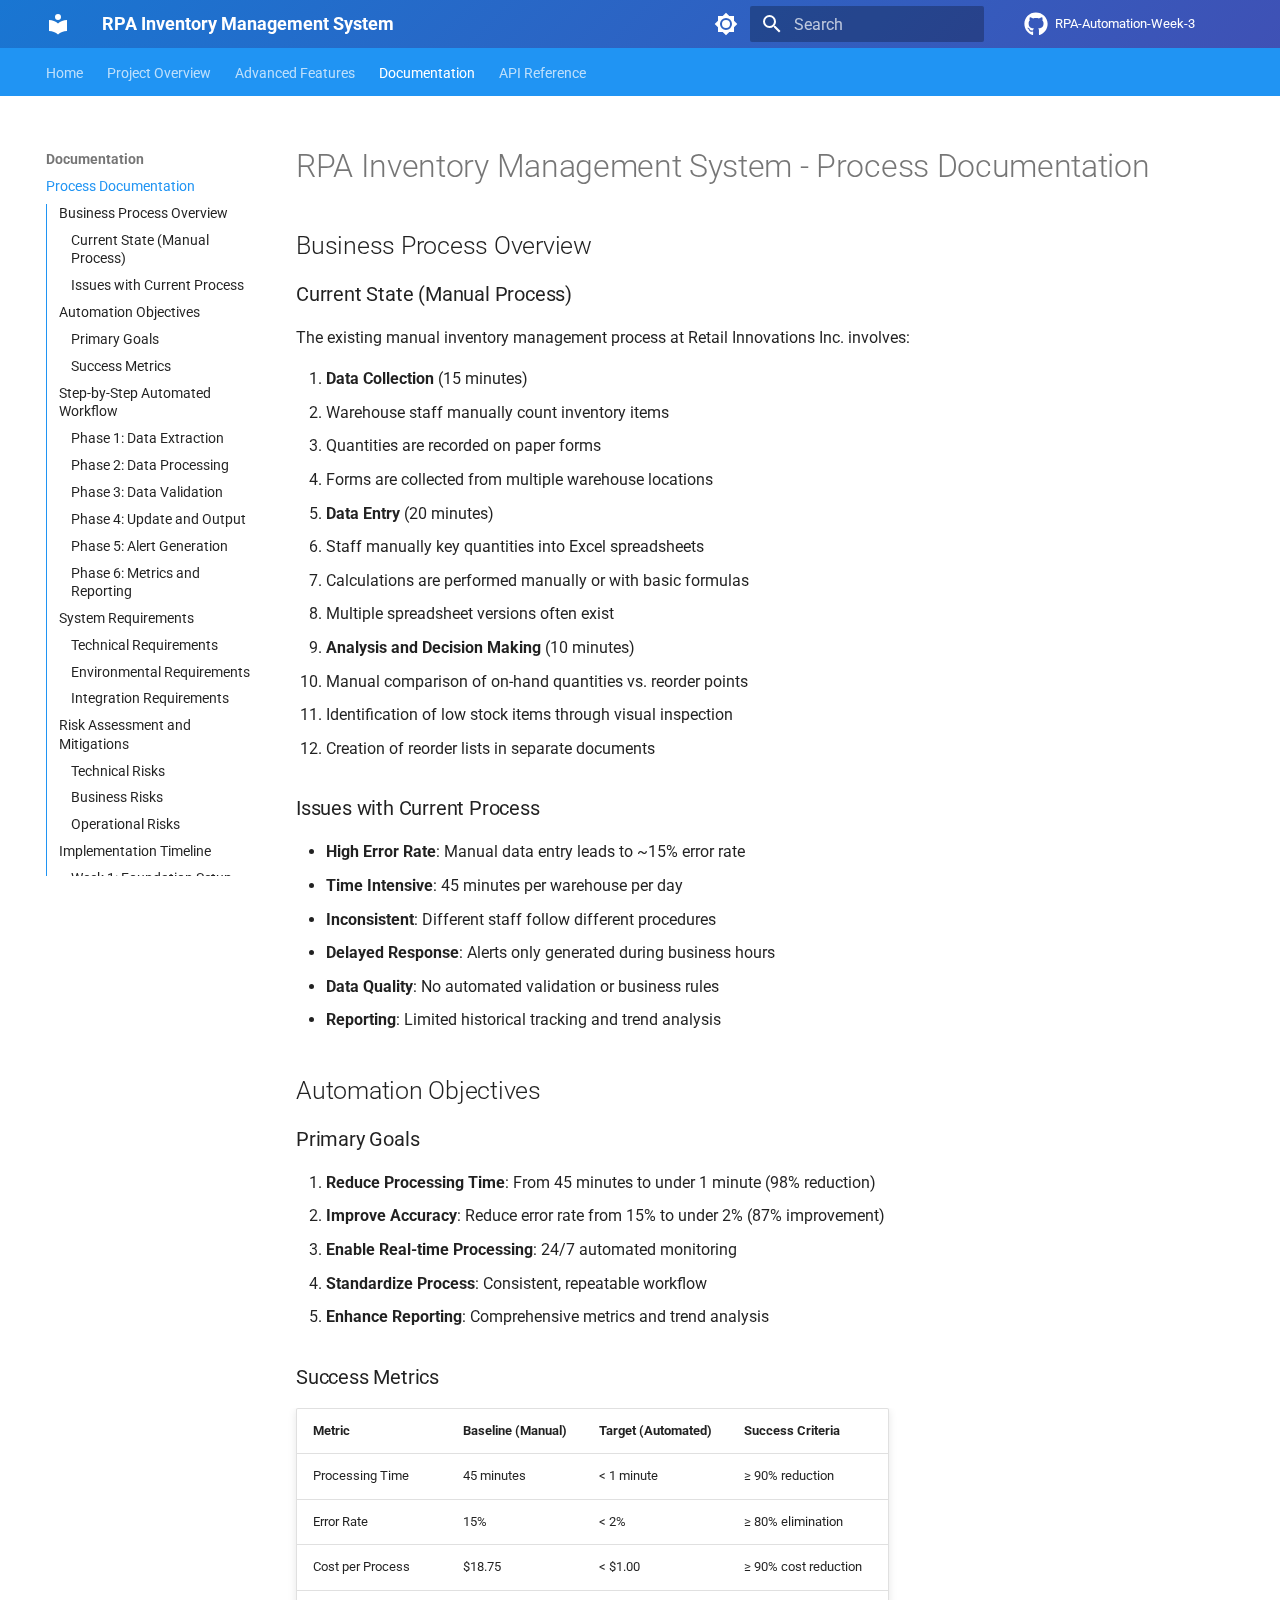
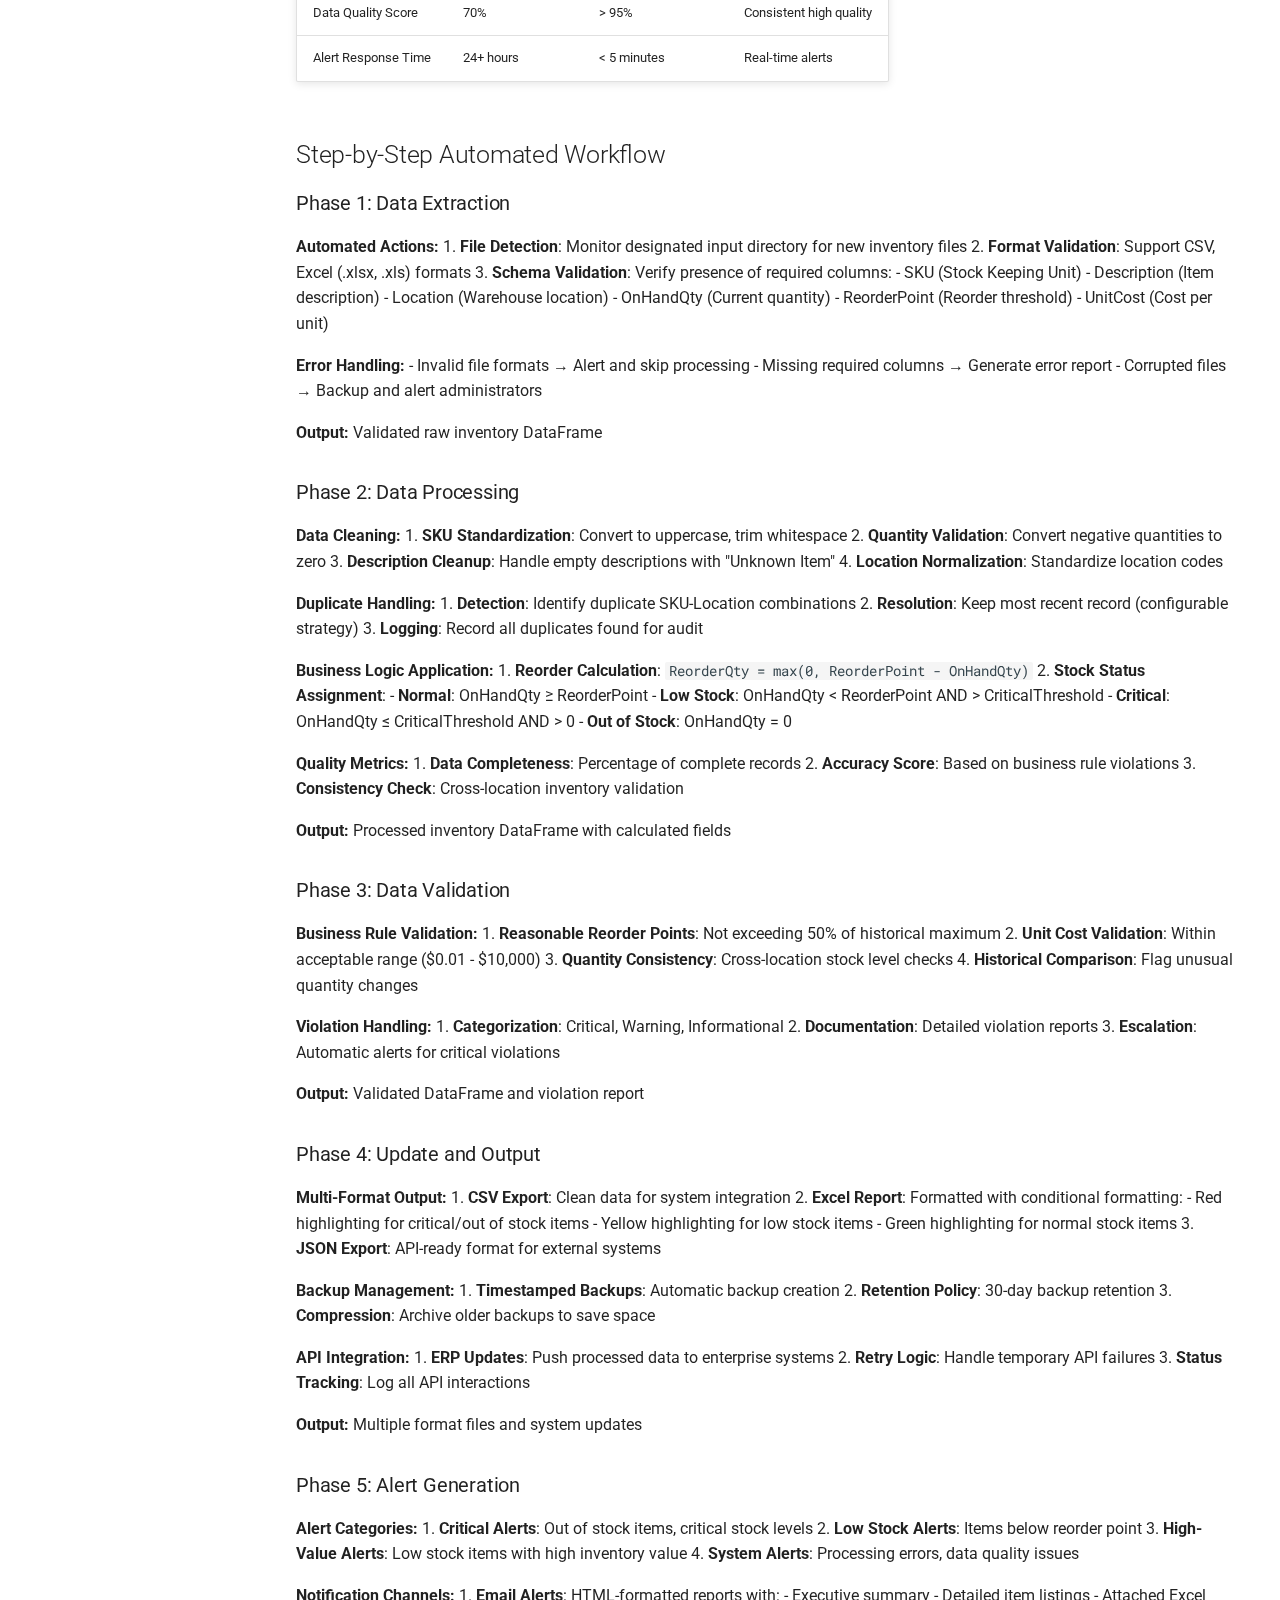
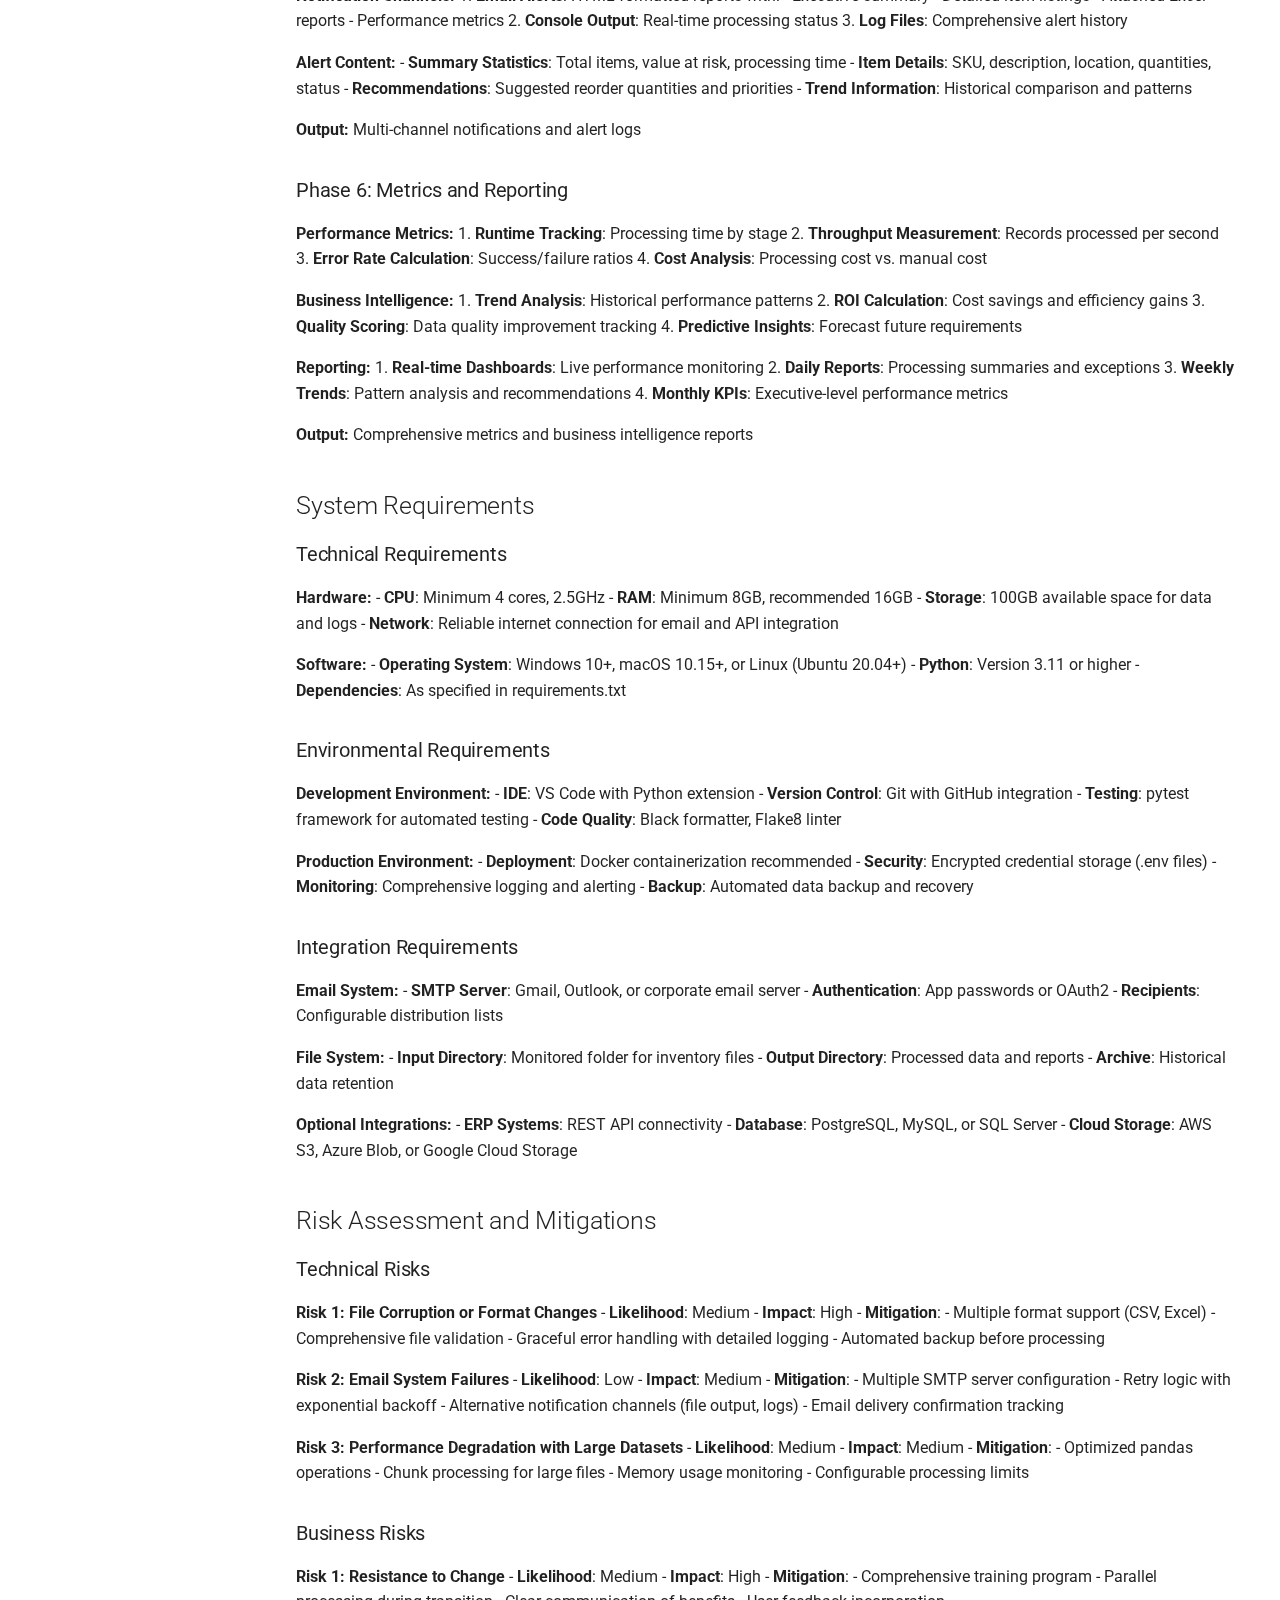
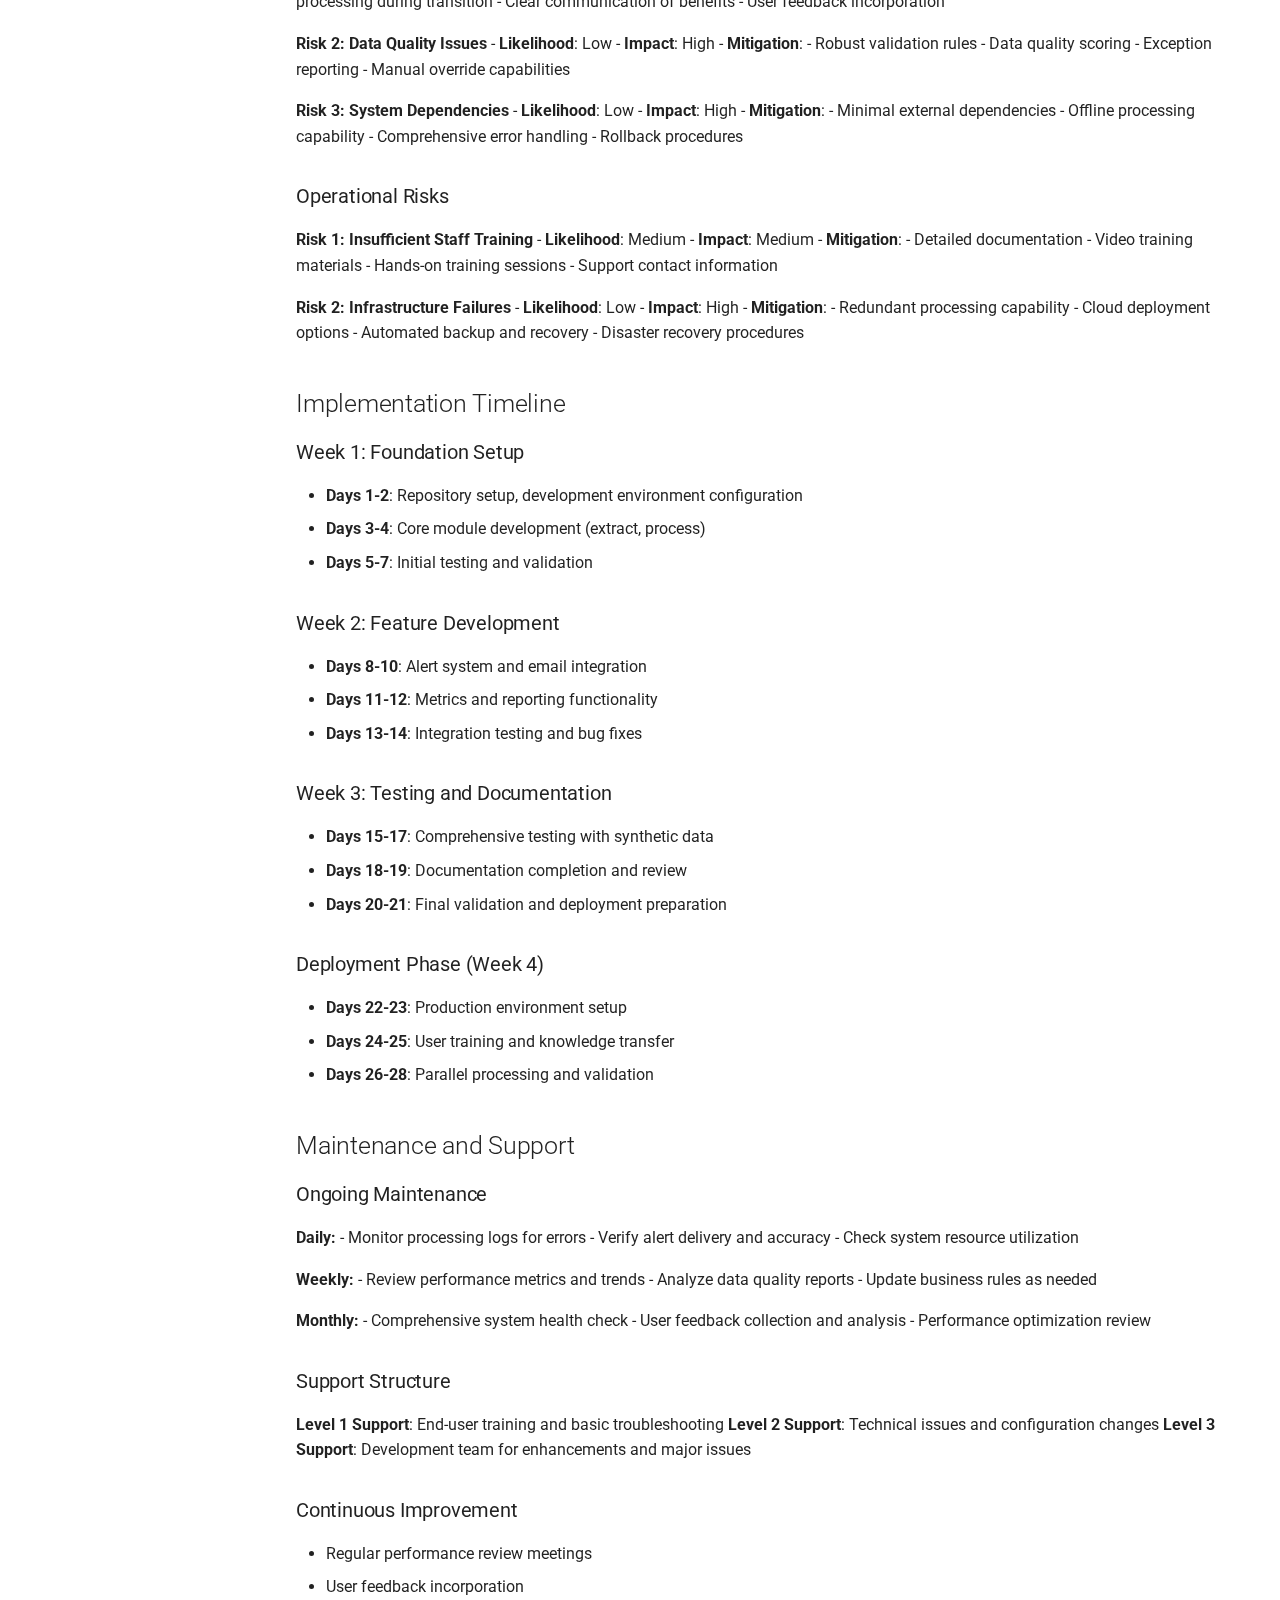
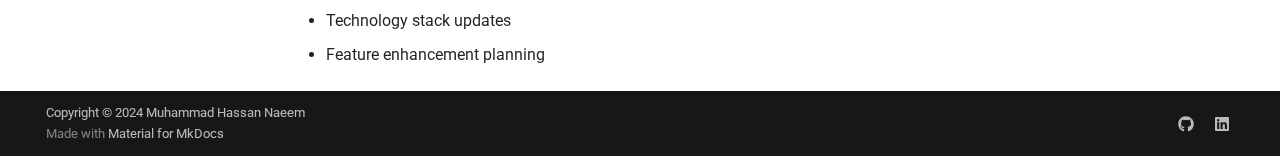
<file: process_documentation/index.html>
<!doctype html>
<html lang="en" class="no-js">
  <head>
    
      <meta charset="utf-8">
      <meta name="viewport" content="width=device-width,initial-scale=1">
      
        <meta name="description" content="A comprehensive Robotic Process Automation system for inventory management with data extraction, processing, and analytics capabilities.">
      
      
        <meta name="author" content="Muhammad Hassan Naeem">
      
      
        <link rel="canonical" href="https://github.com/your-username/RPA-Automation-Week-3/process_documentation/">
      
      
        <link rel="prev" href="../ADVANCED_FEATURES/">
      
      
        <link rel="next" href="../api/main/">
      
      
      <link rel="icon" href="../assets/images/favicon.png">
      <meta name="generator" content="mkdocs-1.6.1, mkdocs-material-9.6.16">
    
    
      
        <title>Process Documentation - RPA Inventory Management System</title>
      
    
    
      <link rel="stylesheet" href="../assets/stylesheets/main.7e37652d.min.css">
      
        
        <link rel="stylesheet" href="../assets/stylesheets/palette.06af60db.min.css">
      
      


    
    
      
    
    
      
        
        
        <link rel="preconnect" href="https://fonts.gstatic.com" crossorigin>
        <link rel="stylesheet" href="https://fonts.googleapis.com/css?family=Roboto:300,300i,400,400i,700,700i%7CRoboto+Mono:400,400i,700,700i&display=fallback">
        <style>:root{--md-text-font:"Roboto";--md-code-font:"Roboto Mono"}</style>
      
    
    
      <link rel="stylesheet" href="../stylesheets/extra.css">
    
    <script>__md_scope=new URL("..",location),__md_hash=e=>[...e].reduce(((e,_)=>(e<<5)-e+_.charCodeAt(0)),0),__md_get=(e,_=localStorage,t=__md_scope)=>JSON.parse(_.getItem(t.pathname+"."+e)),__md_set=(e,_,t=localStorage,a=__md_scope)=>{try{t.setItem(a.pathname+"."+e,JSON.stringify(_))}catch(e){}}</script>
    
      

    
    
    
  </head>
  
  
    
    
      
    
    
    
    
    <body dir="ltr" data-md-color-scheme="default" data-md-color-primary="blue" data-md-color-accent="indigo">
  
    
    <input class="md-toggle" data-md-toggle="drawer" type="checkbox" id="__drawer" autocomplete="off">
    <input class="md-toggle" data-md-toggle="search" type="checkbox" id="__search" autocomplete="off">
    <label class="md-overlay" for="__drawer"></label>
    <div data-md-component="skip">
      
        
        <a href="#rpa-inventory-management-system-process-documentation" class="md-skip">
          Skip to content
        </a>
      
    </div>
    <div data-md-component="announce">
      
    </div>
    
    
      

<header class="md-header" data-md-component="header">
  <nav class="md-header__inner md-grid" aria-label="Header">
    <a href=".." title="RPA Inventory Management System" class="md-header__button md-logo" aria-label="RPA Inventory Management System" data-md-component="logo">
      
  
  <svg xmlns="http://www.w3.org/2000/svg" viewBox="0 0 24 24"><path d="M12 8a3 3 0 0 0 3-3 3 3 0 0 0-3-3 3 3 0 0 0-3 3 3 3 0 0 0 3 3m0 3.54C9.64 9.35 6.5 8 3 8v11c3.5 0 6.64 1.35 9 3.54 2.36-2.19 5.5-3.54 9-3.54V8c-3.5 0-6.64 1.35-9 3.54"/></svg>

    </a>
    <label class="md-header__button md-icon" for="__drawer">
      
      <svg xmlns="http://www.w3.org/2000/svg" viewBox="0 0 24 24"><path d="M3 6h18v2H3zm0 5h18v2H3zm0 5h18v2H3z"/></svg>
    </label>
    <div class="md-header__title" data-md-component="header-title">
      <div class="md-header__ellipsis">
        <div class="md-header__topic">
          <span class="md-ellipsis">
            RPA Inventory Management System
          </span>
        </div>
        <div class="md-header__topic" data-md-component="header-topic">
          <span class="md-ellipsis">
            
              Process Documentation
            
          </span>
        </div>
      </div>
    </div>
    
      
        <form class="md-header__option" data-md-component="palette">
  
    
    
    
    <input class="md-option" data-md-color-media="(prefers-color-scheme: light)" data-md-color-scheme="default" data-md-color-primary="blue" data-md-color-accent="indigo"  aria-label="Switch to dark mode"  type="radio" name="__palette" id="__palette_0">
    
      <label class="md-header__button md-icon" title="Switch to dark mode" for="__palette_1" hidden>
        <svg xmlns="http://www.w3.org/2000/svg" viewBox="0 0 24 24"><path d="M12 8a4 4 0 0 0-4 4 4 4 0 0 0 4 4 4 4 0 0 0 4-4 4 4 0 0 0-4-4m0 10a6 6 0 0 1-6-6 6 6 0 0 1 6-6 6 6 0 0 1 6 6 6 6 0 0 1-6 6m8-9.31V4h-4.69L12 .69 8.69 4H4v4.69L.69 12 4 15.31V20h4.69L12 23.31 15.31 20H20v-4.69L23.31 12z"/></svg>
      </label>
    
  
    
    
    
    <input class="md-option" data-md-color-media="(prefers-color-scheme: dark)" data-md-color-scheme="slate" data-md-color-primary="blue" data-md-color-accent="indigo"  aria-label="Switch to light mode"  type="radio" name="__palette" id="__palette_1">
    
      <label class="md-header__button md-icon" title="Switch to light mode" for="__palette_0" hidden>
        <svg xmlns="http://www.w3.org/2000/svg" viewBox="0 0 24 24"><path d="M12 18c-.89 0-1.74-.2-2.5-.55C11.56 16.5 13 14.42 13 12s-1.44-4.5-3.5-5.45C10.26 6.2 11.11 6 12 6a6 6 0 0 1 6 6 6 6 0 0 1-6 6m8-9.31V4h-4.69L12 .69 8.69 4H4v4.69L.69 12 4 15.31V20h4.69L12 23.31 15.31 20H20v-4.69L23.31 12z"/></svg>
      </label>
    
  
</form>
      
    
    
      <script>var palette=__md_get("__palette");if(palette&&palette.color){if("(prefers-color-scheme)"===palette.color.media){var media=matchMedia("(prefers-color-scheme: light)"),input=document.querySelector(media.matches?"[data-md-color-media='(prefers-color-scheme: light)']":"[data-md-color-media='(prefers-color-scheme: dark)']");palette.color.media=input.getAttribute("data-md-color-media"),palette.color.scheme=input.getAttribute("data-md-color-scheme"),palette.color.primary=input.getAttribute("data-md-color-primary"),palette.color.accent=input.getAttribute("data-md-color-accent")}for(var[key,value]of Object.entries(palette.color))document.body.setAttribute("data-md-color-"+key,value)}</script>
    
    
    
      
      
        <label class="md-header__button md-icon" for="__search">
          
          <svg xmlns="http://www.w3.org/2000/svg" viewBox="0 0 24 24"><path d="M9.5 3A6.5 6.5 0 0 1 16 9.5c0 1.61-.59 3.09-1.56 4.23l.27.27h.79l5 5-1.5 1.5-5-5v-.79l-.27-.27A6.52 6.52 0 0 1 9.5 16 6.5 6.5 0 0 1 3 9.5 6.5 6.5 0 0 1 9.5 3m0 2C7 5 5 7 5 9.5S7 14 9.5 14 14 12 14 9.5 12 5 9.5 5"/></svg>
        </label>
        <div class="md-search" data-md-component="search" role="dialog">
  <label class="md-search__overlay" for="__search"></label>
  <div class="md-search__inner" role="search">
    <form class="md-search__form" name="search">
      <input type="text" class="md-search__input" name="query" aria-label="Search" placeholder="Search" autocapitalize="off" autocorrect="off" autocomplete="off" spellcheck="false" data-md-component="search-query" required>
      <label class="md-search__icon md-icon" for="__search">
        
        <svg xmlns="http://www.w3.org/2000/svg" viewBox="0 0 24 24"><path d="M9.5 3A6.5 6.5 0 0 1 16 9.5c0 1.61-.59 3.09-1.56 4.23l.27.27h.79l5 5-1.5 1.5-5-5v-.79l-.27-.27A6.52 6.52 0 0 1 9.5 16 6.5 6.5 0 0 1 3 9.5 6.5 6.5 0 0 1 9.5 3m0 2C7 5 5 7 5 9.5S7 14 9.5 14 14 12 14 9.5 12 5 9.5 5"/></svg>
        
        <svg xmlns="http://www.w3.org/2000/svg" viewBox="0 0 24 24"><path d="M20 11v2H8l5.5 5.5-1.42 1.42L4.16 12l7.92-7.92L13.5 5.5 8 11z"/></svg>
      </label>
      <nav class="md-search__options" aria-label="Search">
        
          <a href="javascript:void(0)" class="md-search__icon md-icon" title="Share" aria-label="Share" data-clipboard data-clipboard-text="" data-md-component="search-share" tabindex="-1">
            
            <svg xmlns="http://www.w3.org/2000/svg" viewBox="0 0 24 24"><path d="M18 16.08c-.76 0-1.44.3-1.96.77L8.91 12.7c.05-.23.09-.46.09-.7s-.04-.47-.09-.7l7.05-4.11c.54.5 1.25.81 2.04.81a3 3 0 0 0 3-3 3 3 0 0 0-3-3 3 3 0 0 0-3 3c0 .24.04.47.09.7L8.04 9.81C7.5 9.31 6.79 9 6 9a3 3 0 0 0-3 3 3 3 0 0 0 3 3c.79 0 1.5-.31 2.04-.81l7.12 4.15c-.05.21-.08.43-.08.66 0 1.61 1.31 2.91 2.92 2.91s2.92-1.3 2.92-2.91A2.92 2.92 0 0 0 18 16.08"/></svg>
          </a>
        
        <button type="reset" class="md-search__icon md-icon" title="Clear" aria-label="Clear" tabindex="-1">
          
          <svg xmlns="http://www.w3.org/2000/svg" viewBox="0 0 24 24"><path d="M19 6.41 17.59 5 12 10.59 6.41 5 5 6.41 10.59 12 5 17.59 6.41 19 12 13.41 17.59 19 19 17.59 13.41 12z"/></svg>
        </button>
      </nav>
      
    </form>
    <div class="md-search__output">
      <div class="md-search__scrollwrap" tabindex="0" data-md-scrollfix>
        <div class="md-search-result" data-md-component="search-result">
          <div class="md-search-result__meta">
            Initializing search
          </div>
          <ol class="md-search-result__list" role="presentation"></ol>
        </div>
      </div>
    </div>
  </div>
</div>
      
    
    
      <div class="md-header__source">
        <a href="https://github.com/your-username/RPA-Automation-Week-3" title="Go to repository" class="md-source" data-md-component="source">
  <div class="md-source__icon md-icon">
    
    <svg xmlns="http://www.w3.org/2000/svg" viewBox="0 0 512 512"><!--! Font Awesome Free 7.0.0 by @fontawesome - https://fontawesome.com License - https://fontawesome.com/license/free (Icons: CC BY 4.0, Fonts: SIL OFL 1.1, Code: MIT License) Copyright 2025 Fonticons, Inc.--><path fill="currentColor" d="M173.9 397.4c0 2-2.3 3.6-5.2 3.6-3.3.3-5.6-1.3-5.6-3.6 0-2 2.3-3.6 5.2-3.6 3-.3 5.6 1.3 5.6 3.6m-31.1-4.5c-.7 2 1.3 4.3 4.3 4.9 2.6 1 5.6 0 6.2-2s-1.3-4.3-4.3-5.2c-2.6-.7-5.5.3-6.2 2.3m44.2-1.7c-2.9.7-4.9 2.6-4.6 4.9.3 2 2.9 3.3 5.9 2.6 2.9-.7 4.9-2.6 4.6-4.6-.3-1.9-3-3.2-5.9-2.9M252.8 8C114.1 8 8 113.3 8 252c0 110.9 69.8 205.8 169.5 239.2 12.8 2.3 17.3-5.6 17.3-12.1 0-6.2-.3-40.4-.3-61.4 0 0-70 15-84.7-29.8 0 0-11.4-29.1-27.8-36.6 0 0-22.9-15.7 1.6-15.4 0 0 24.9 2 38.6 25.8 21.9 38.6 58.6 27.5 72.9 20.9 2.3-16 8.8-27.1 16-33.7-55.9-6.2-112.3-14.3-112.3-110.5 0-27.5 7.6-41.3 23.6-58.9-2.6-6.5-11.1-33.3 2.6-67.9 20.9-6.5 69 27 69 27 20-5.6 41.5-8.5 62.8-8.5s42.8 2.9 62.8 8.5c0 0 48.1-33.6 69-27 13.7 34.7 5.2 61.4 2.6 67.9 16 17.7 25.8 31.5 25.8 58.9 0 96.5-58.9 104.2-114.8 110.5 9.2 7.9 17 22.9 17 46.4 0 33.7-.3 75.4-.3 83.6 0 6.5 4.6 14.4 17.3 12.1C436.2 457.8 504 362.9 504 252 504 113.3 391.5 8 252.8 8M105.2 352.9c-1.3 1-1 3.3.7 5.2 1.6 1.6 3.9 2.3 5.2 1 1.3-1 1-3.3-.7-5.2-1.6-1.6-3.9-2.3-5.2-1m-10.8-8.1c-.7 1.3.3 2.9 2.3 3.9 1.6 1 3.6.7 4.3-.7.7-1.3-.3-2.9-2.3-3.9-2-.6-3.6-.3-4.3.7m32.4 35.6c-1.6 1.3-1 4.3 1.3 6.2 2.3 2.3 5.2 2.6 6.5 1 1.3-1.3.7-4.3-1.3-6.2-2.2-2.3-5.2-2.6-6.5-1m-11.4-14.7c-1.6 1-1.6 3.6 0 5.9s4.3 3.3 5.6 2.3c1.6-1.3 1.6-3.9 0-6.2-1.4-2.3-4-3.3-5.6-2"/></svg>
  </div>
  <div class="md-source__repository">
    RPA-Automation-Week-3
  </div>
</a>
      </div>
    
  </nav>
  
</header>
    
    <div class="md-container" data-md-component="container">
      
      
        
          
            
<nav class="md-tabs" aria-label="Tabs" data-md-component="tabs">
  <div class="md-grid">
    <ul class="md-tabs__list">
      
        
  
  
  
  
    <li class="md-tabs__item">
      <a href=".." class="md-tabs__link">
        
  
  
    
  
  Home

      </a>
    </li>
  

      
        
  
  
  
  
    <li class="md-tabs__item">
      <a href="../PROJECT_OVERVIEW/" class="md-tabs__link">
        
  
  
    
  
  Project Overview

      </a>
    </li>
  

      
        
  
  
  
  
    <li class="md-tabs__item">
      <a href="../ADVANCED_FEATURES/" class="md-tabs__link">
        
  
  
    
  
  Advanced Features

      </a>
    </li>
  

      
        
  
  
  
    
  
  
    
    
      <li class="md-tabs__item md-tabs__item--active">
        <a href="./" class="md-tabs__link">
          
  
  
  Documentation

        </a>
      </li>
    
  

      
        
  
  
  
  
    
    
      <li class="md-tabs__item">
        <a href="../api/main/" class="md-tabs__link">
          
  
  
  API Reference

        </a>
      </li>
    
  

      
    </ul>
  </div>
</nav>
          
        
      
      <main class="md-main" data-md-component="main">
        <div class="md-main__inner md-grid">
          
            
              
              <div class="md-sidebar md-sidebar--primary" data-md-component="sidebar" data-md-type="navigation" >
                <div class="md-sidebar__scrollwrap">
                  <div class="md-sidebar__inner">
                    


  


  

<nav class="md-nav md-nav--primary md-nav--lifted md-nav--integrated" aria-label="Navigation" data-md-level="0">
  <label class="md-nav__title" for="__drawer">
    <a href=".." title="RPA Inventory Management System" class="md-nav__button md-logo" aria-label="RPA Inventory Management System" data-md-component="logo">
      
  
  <svg xmlns="http://www.w3.org/2000/svg" viewBox="0 0 24 24"><path d="M12 8a3 3 0 0 0 3-3 3 3 0 0 0-3-3 3 3 0 0 0-3 3 3 3 0 0 0 3 3m0 3.54C9.64 9.35 6.5 8 3 8v11c3.5 0 6.64 1.35 9 3.54 2.36-2.19 5.5-3.54 9-3.54V8c-3.5 0-6.64 1.35-9 3.54"/></svg>

    </a>
    RPA Inventory Management System
  </label>
  
    <div class="md-nav__source">
      <a href="https://github.com/your-username/RPA-Automation-Week-3" title="Go to repository" class="md-source" data-md-component="source">
  <div class="md-source__icon md-icon">
    
    <svg xmlns="http://www.w3.org/2000/svg" viewBox="0 0 512 512"><!--! Font Awesome Free 7.0.0 by @fontawesome - https://fontawesome.com License - https://fontawesome.com/license/free (Icons: CC BY 4.0, Fonts: SIL OFL 1.1, Code: MIT License) Copyright 2025 Fonticons, Inc.--><path fill="currentColor" d="M173.9 397.4c0 2-2.3 3.6-5.2 3.6-3.3.3-5.6-1.3-5.6-3.6 0-2 2.3-3.6 5.2-3.6 3-.3 5.6 1.3 5.6 3.6m-31.1-4.5c-.7 2 1.3 4.3 4.3 4.9 2.6 1 5.6 0 6.2-2s-1.3-4.3-4.3-5.2c-2.6-.7-5.5.3-6.2 2.3m44.2-1.7c-2.9.7-4.9 2.6-4.6 4.9.3 2 2.9 3.3 5.9 2.6 2.9-.7 4.9-2.6 4.6-4.6-.3-1.9-3-3.2-5.9-2.9M252.8 8C114.1 8 8 113.3 8 252c0 110.9 69.8 205.8 169.5 239.2 12.8 2.3 17.3-5.6 17.3-12.1 0-6.2-.3-40.4-.3-61.4 0 0-70 15-84.7-29.8 0 0-11.4-29.1-27.8-36.6 0 0-22.9-15.7 1.6-15.4 0 0 24.9 2 38.6 25.8 21.9 38.6 58.6 27.5 72.9 20.9 2.3-16 8.8-27.1 16-33.7-55.9-6.2-112.3-14.3-112.3-110.5 0-27.5 7.6-41.3 23.6-58.9-2.6-6.5-11.1-33.3 2.6-67.9 20.9-6.5 69 27 69 27 20-5.6 41.5-8.5 62.8-8.5s42.8 2.9 62.8 8.5c0 0 48.1-33.6 69-27 13.7 34.7 5.2 61.4 2.6 67.9 16 17.7 25.8 31.5 25.8 58.9 0 96.5-58.9 104.2-114.8 110.5 9.2 7.9 17 22.9 17 46.4 0 33.7-.3 75.4-.3 83.6 0 6.5 4.6 14.4 17.3 12.1C436.2 457.8 504 362.9 504 252 504 113.3 391.5 8 252.8 8M105.2 352.9c-1.3 1-1 3.3.7 5.2 1.6 1.6 3.9 2.3 5.2 1 1.3-1 1-3.3-.7-5.2-1.6-1.6-3.9-2.3-5.2-1m-10.8-8.1c-.7 1.3.3 2.9 2.3 3.9 1.6 1 3.6.7 4.3-.7.7-1.3-.3-2.9-2.3-3.9-2-.6-3.6-.3-4.3.7m32.4 35.6c-1.6 1.3-1 4.3 1.3 6.2 2.3 2.3 5.2 2.6 6.5 1 1.3-1.3.7-4.3-1.3-6.2-2.2-2.3-5.2-2.6-6.5-1m-11.4-14.7c-1.6 1-1.6 3.6 0 5.9s4.3 3.3 5.6 2.3c1.6-1.3 1.6-3.9 0-6.2-1.4-2.3-4-3.3-5.6-2"/></svg>
  </div>
  <div class="md-source__repository">
    RPA-Automation-Week-3
  </div>
</a>
    </div>
  
  <ul class="md-nav__list" data-md-scrollfix>
    
      
      
  
  
  
  
    <li class="md-nav__item">
      <a href=".." class="md-nav__link">
        
  
  
  <span class="md-ellipsis">
    Home
    
  </span>
  

      </a>
    </li>
  

    
      
      
  
  
  
  
    <li class="md-nav__item">
      <a href="../PROJECT_OVERVIEW/" class="md-nav__link">
        
  
  
  <span class="md-ellipsis">
    Project Overview
    
  </span>
  

      </a>
    </li>
  

    
      
      
  
  
  
  
    <li class="md-nav__item">
      <a href="../ADVANCED_FEATURES/" class="md-nav__link">
        
  
  
  <span class="md-ellipsis">
    Advanced Features
    
  </span>
  

      </a>
    </li>
  

    
      
      
  
  
    
  
  
  
    
    
    
    
      
        
        
      
      
        
      
    
    
    <li class="md-nav__item md-nav__item--active md-nav__item--section md-nav__item--nested">
      
        
        
        <input class="md-nav__toggle md-toggle " type="checkbox" id="__nav_4" checked>
        
          
          <label class="md-nav__link" for="__nav_4" id="__nav_4_label" tabindex="">
            
  
  
  <span class="md-ellipsis">
    Documentation
    
  </span>
  

            <span class="md-nav__icon md-icon"></span>
          </label>
        
        <nav class="md-nav" data-md-level="1" aria-labelledby="__nav_4_label" aria-expanded="true">
          <label class="md-nav__title" for="__nav_4">
            <span class="md-nav__icon md-icon"></span>
            Documentation
          </label>
          <ul class="md-nav__list" data-md-scrollfix>
            
              
                
  
  
    
  
  
  
    <li class="md-nav__item md-nav__item--active">
      
      <input class="md-nav__toggle md-toggle" type="checkbox" id="__toc">
      
      
        
      
      
        <label class="md-nav__link md-nav__link--active" for="__toc">
          
  
  
  <span class="md-ellipsis">
    Process Documentation
    
  </span>
  

          <span class="md-nav__icon md-icon"></span>
        </label>
      
      <a href="./" class="md-nav__link md-nav__link--active">
        
  
  
  <span class="md-ellipsis">
    Process Documentation
    
  </span>
  

      </a>
      
        

<nav class="md-nav md-nav--secondary" aria-label="Table of contents">
  
  
  
    
  
  
    <label class="md-nav__title" for="__toc">
      <span class="md-nav__icon md-icon"></span>
      Table of contents
    </label>
    <ul class="md-nav__list" data-md-component="toc" data-md-scrollfix>
      
        <li class="md-nav__item">
  <a href="#business-process-overview" class="md-nav__link">
    <span class="md-ellipsis">
      Business Process Overview
    </span>
  </a>
  
    <nav class="md-nav" aria-label="Business Process Overview">
      <ul class="md-nav__list">
        
          <li class="md-nav__item">
  <a href="#current-state-manual-process" class="md-nav__link">
    <span class="md-ellipsis">
      Current State (Manual Process)
    </span>
  </a>
  
</li>
        
          <li class="md-nav__item">
  <a href="#issues-with-current-process" class="md-nav__link">
    <span class="md-ellipsis">
      Issues with Current Process
    </span>
  </a>
  
</li>
        
      </ul>
    </nav>
  
</li>
      
        <li class="md-nav__item">
  <a href="#automation-objectives" class="md-nav__link">
    <span class="md-ellipsis">
      Automation Objectives
    </span>
  </a>
  
    <nav class="md-nav" aria-label="Automation Objectives">
      <ul class="md-nav__list">
        
          <li class="md-nav__item">
  <a href="#primary-goals" class="md-nav__link">
    <span class="md-ellipsis">
      Primary Goals
    </span>
  </a>
  
</li>
        
          <li class="md-nav__item">
  <a href="#success-metrics" class="md-nav__link">
    <span class="md-ellipsis">
      Success Metrics
    </span>
  </a>
  
</li>
        
      </ul>
    </nav>
  
</li>
      
        <li class="md-nav__item">
  <a href="#step-by-step-automated-workflow" class="md-nav__link">
    <span class="md-ellipsis">
      Step-by-Step Automated Workflow
    </span>
  </a>
  
    <nav class="md-nav" aria-label="Step-by-Step Automated Workflow">
      <ul class="md-nav__list">
        
          <li class="md-nav__item">
  <a href="#phase-1-data-extraction" class="md-nav__link">
    <span class="md-ellipsis">
      Phase 1: Data Extraction
    </span>
  </a>
  
</li>
        
          <li class="md-nav__item">
  <a href="#phase-2-data-processing" class="md-nav__link">
    <span class="md-ellipsis">
      Phase 2: Data Processing
    </span>
  </a>
  
</li>
        
          <li class="md-nav__item">
  <a href="#phase-3-data-validation" class="md-nav__link">
    <span class="md-ellipsis">
      Phase 3: Data Validation
    </span>
  </a>
  
</li>
        
          <li class="md-nav__item">
  <a href="#phase-4-update-and-output" class="md-nav__link">
    <span class="md-ellipsis">
      Phase 4: Update and Output
    </span>
  </a>
  
</li>
        
          <li class="md-nav__item">
  <a href="#phase-5-alert-generation" class="md-nav__link">
    <span class="md-ellipsis">
      Phase 5: Alert Generation
    </span>
  </a>
  
</li>
        
          <li class="md-nav__item">
  <a href="#phase-6-metrics-and-reporting" class="md-nav__link">
    <span class="md-ellipsis">
      Phase 6: Metrics and Reporting
    </span>
  </a>
  
</li>
        
      </ul>
    </nav>
  
</li>
      
        <li class="md-nav__item">
  <a href="#system-requirements" class="md-nav__link">
    <span class="md-ellipsis">
      System Requirements
    </span>
  </a>
  
    <nav class="md-nav" aria-label="System Requirements">
      <ul class="md-nav__list">
        
          <li class="md-nav__item">
  <a href="#technical-requirements" class="md-nav__link">
    <span class="md-ellipsis">
      Technical Requirements
    </span>
  </a>
  
</li>
        
          <li class="md-nav__item">
  <a href="#environmental-requirements" class="md-nav__link">
    <span class="md-ellipsis">
      Environmental Requirements
    </span>
  </a>
  
</li>
        
          <li class="md-nav__item">
  <a href="#integration-requirements" class="md-nav__link">
    <span class="md-ellipsis">
      Integration Requirements
    </span>
  </a>
  
</li>
        
      </ul>
    </nav>
  
</li>
      
        <li class="md-nav__item">
  <a href="#risk-assessment-and-mitigations" class="md-nav__link">
    <span class="md-ellipsis">
      Risk Assessment and Mitigations
    </span>
  </a>
  
    <nav class="md-nav" aria-label="Risk Assessment and Mitigations">
      <ul class="md-nav__list">
        
          <li class="md-nav__item">
  <a href="#technical-risks" class="md-nav__link">
    <span class="md-ellipsis">
      Technical Risks
    </span>
  </a>
  
</li>
        
          <li class="md-nav__item">
  <a href="#business-risks" class="md-nav__link">
    <span class="md-ellipsis">
      Business Risks
    </span>
  </a>
  
</li>
        
          <li class="md-nav__item">
  <a href="#operational-risks" class="md-nav__link">
    <span class="md-ellipsis">
      Operational Risks
    </span>
  </a>
  
</li>
        
      </ul>
    </nav>
  
</li>
      
        <li class="md-nav__item">
  <a href="#implementation-timeline" class="md-nav__link">
    <span class="md-ellipsis">
      Implementation Timeline
    </span>
  </a>
  
    <nav class="md-nav" aria-label="Implementation Timeline">
      <ul class="md-nav__list">
        
          <li class="md-nav__item">
  <a href="#week-1-foundation-setup" class="md-nav__link">
    <span class="md-ellipsis">
      Week 1: Foundation Setup
    </span>
  </a>
  
</li>
        
          <li class="md-nav__item">
  <a href="#week-2-feature-development" class="md-nav__link">
    <span class="md-ellipsis">
      Week 2: Feature Development
    </span>
  </a>
  
</li>
        
          <li class="md-nav__item">
  <a href="#week-3-testing-and-documentation" class="md-nav__link">
    <span class="md-ellipsis">
      Week 3: Testing and Documentation
    </span>
  </a>
  
</li>
        
          <li class="md-nav__item">
  <a href="#deployment-phase-week-4" class="md-nav__link">
    <span class="md-ellipsis">
      Deployment Phase (Week 4)
    </span>
  </a>
  
</li>
        
      </ul>
    </nav>
  
</li>
      
        <li class="md-nav__item">
  <a href="#maintenance-and-support" class="md-nav__link">
    <span class="md-ellipsis">
      Maintenance and Support
    </span>
  </a>
  
    <nav class="md-nav" aria-label="Maintenance and Support">
      <ul class="md-nav__list">
        
          <li class="md-nav__item">
  <a href="#ongoing-maintenance" class="md-nav__link">
    <span class="md-ellipsis">
      Ongoing Maintenance
    </span>
  </a>
  
</li>
        
          <li class="md-nav__item">
  <a href="#support-structure" class="md-nav__link">
    <span class="md-ellipsis">
      Support Structure
    </span>
  </a>
  
</li>
        
          <li class="md-nav__item">
  <a href="#continuous-improvement" class="md-nav__link">
    <span class="md-ellipsis">
      Continuous Improvement
    </span>
  </a>
  
</li>
        
      </ul>
    </nav>
  
</li>
      
    </ul>
  
</nav>
      
    </li>
  

              
            
          </ul>
        </nav>
      
    </li>
  

    
      
      
  
  
  
  
    
    
    
    
      
      
        
      
    
    
    <li class="md-nav__item md-nav__item--nested">
      
        
        
          
        
        <input class="md-nav__toggle md-toggle md-toggle--indeterminate" type="checkbox" id="__nav_5" >
        
          
          <label class="md-nav__link" for="__nav_5" id="__nav_5_label" tabindex="0">
            
  
  
  <span class="md-ellipsis">
    API Reference
    
  </span>
  

            <span class="md-nav__icon md-icon"></span>
          </label>
        
        <nav class="md-nav" data-md-level="1" aria-labelledby="__nav_5_label" aria-expanded="false">
          <label class="md-nav__title" for="__nav_5">
            <span class="md-nav__icon md-icon"></span>
            API Reference
          </label>
          <ul class="md-nav__list" data-md-scrollfix>
            
              
                
  
  
  
  
    <li class="md-nav__item">
      <a href="../api/main/" class="md-nav__link">
        
  
  
  <span class="md-ellipsis">
    Main Application
    
  </span>
  

      </a>
    </li>
  

              
            
              
                
  
  
  
  
    
    
    
    
      
      
        
      
    
    
    <li class="md-nav__item md-nav__item--nested">
      
        
        
          
        
        <input class="md-nav__toggle md-toggle md-toggle--indeterminate" type="checkbox" id="__nav_5_2" >
        
          
          <label class="md-nav__link" for="__nav_5_2" id="__nav_5_2_label" tabindex="0">
            
  
  
  <span class="md-ellipsis">
    Modules
    
  </span>
  

            <span class="md-nav__icon md-icon"></span>
          </label>
        
        <nav class="md-nav" data-md-level="2" aria-labelledby="__nav_5_2_label" aria-expanded="false">
          <label class="md-nav__title" for="__nav_5_2">
            <span class="md-nav__icon md-icon"></span>
            Modules
          </label>
          <ul class="md-nav__list" data-md-scrollfix>
            
              
                
  
  
  
  
    <li class="md-nav__item">
      <a href="../api/extract/" class="md-nav__link">
        
  
  
  <span class="md-ellipsis">
    Data Extraction
    
  </span>
  

      </a>
    </li>
  

              
            
              
                
  
  
  
  
    <li class="md-nav__item">
      <a href="../api/process/" class="md-nav__link">
        
  
  
  <span class="md-ellipsis">
    Data Processing
    
  </span>
  

      </a>
    </li>
  

              
            
              
                
  
  
  
  
    <li class="md-nav__item">
      <a href="../api/update/" class="md-nav__link">
        
  
  
  <span class="md-ellipsis">
    Data Update
    
  </span>
  

      </a>
    </li>
  

              
            
              
                
  
  
  
  
    <li class="md-nav__item">
      <a href="../api/alert/" class="md-nav__link">
        
  
  
  <span class="md-ellipsis">
    Alert System
    
  </span>
  

      </a>
    </li>
  

              
            
              
                
  
  
  
  
    <li class="md-nav__item">
      <a href="../api/metrics/" class="md-nav__link">
        
  
  
  <span class="md-ellipsis">
    Metrics
    
  </span>
  

      </a>
    </li>
  

              
            
              
                
  
  
  
  
    <li class="md-nav__item">
      <a href="../api/performance_monitor/" class="md-nav__link">
        
  
  
  <span class="md-ellipsis">
    Performance Monitor
    
  </span>
  

      </a>
    </li>
  

              
            
              
                
  
  
  
  
    <li class="md-nav__item">
      <a href="../api/analytics/" class="md-nav__link">
        
  
  
  <span class="md-ellipsis">
    Analytics
    
  </span>
  

      </a>
    </li>
  

              
            
              
                
  
  
  
  
    <li class="md-nav__item">
      <a href="../api/config_manager/" class="md-nav__link">
        
  
  
  <span class="md-ellipsis">
    Configuration Manager
    
  </span>
  

      </a>
    </li>
  

              
            
          </ul>
        </nav>
      
    </li>
  

              
            
          </ul>
        </nav>
      
    </li>
  

    
  </ul>
</nav>
                  </div>
                </div>
              </div>
            
            
          
          
            <div class="md-content" data-md-component="content">
              <article class="md-content__inner md-typeset">
                
                  


  
  


<h1 id="rpa-inventory-management-system-process-documentation">RPA Inventory Management System - Process Documentation<a class="headerlink" href="#rpa-inventory-management-system-process-documentation" title="Permanent link">&para;</a></h1>
<h2 id="business-process-overview">Business Process Overview<a class="headerlink" href="#business-process-overview" title="Permanent link">&para;</a></h2>
<h3 id="current-state-manual-process">Current State (Manual Process)<a class="headerlink" href="#current-state-manual-process" title="Permanent link">&para;</a></h3>
<p>The existing manual inventory management process at Retail Innovations Inc. involves:</p>
<ol>
<li><strong>Data Collection</strong> (15 minutes)</li>
<li>Warehouse staff manually count inventory items</li>
<li>Quantities are recorded on paper forms</li>
<li>
<p>Forms are collected from multiple warehouse locations</p>
</li>
<li>
<p><strong>Data Entry</strong> (20 minutes)</p>
</li>
<li>Staff manually key quantities into Excel spreadsheets</li>
<li>Calculations are performed manually or with basic formulas</li>
<li>
<p>Multiple spreadsheet versions often exist</p>
</li>
<li>
<p><strong>Analysis and Decision Making</strong> (10 minutes)</p>
</li>
<li>Manual comparison of on-hand quantities vs. reorder points</li>
<li>Identification of low stock items through visual inspection</li>
<li>Creation of reorder lists in separate documents</li>
</ol>
<h3 id="issues-with-current-process">Issues with Current Process<a class="headerlink" href="#issues-with-current-process" title="Permanent link">&para;</a></h3>
<ul>
<li><strong>High Error Rate</strong>: Manual data entry leads to ~15% error rate</li>
<li><strong>Time Intensive</strong>: 45 minutes per warehouse per day</li>
<li><strong>Inconsistent</strong>: Different staff follow different procedures</li>
<li><strong>Delayed Response</strong>: Alerts only generated during business hours</li>
<li><strong>Data Quality</strong>: No automated validation or business rules</li>
<li><strong>Reporting</strong>: Limited historical tracking and trend analysis</li>
</ul>
<h2 id="automation-objectives">Automation Objectives<a class="headerlink" href="#automation-objectives" title="Permanent link">&para;</a></h2>
<h3 id="primary-goals">Primary Goals<a class="headerlink" href="#primary-goals" title="Permanent link">&para;</a></h3>
<ol>
<li><strong>Reduce Processing Time</strong>: From 45 minutes to under 1 minute (98% reduction)</li>
<li><strong>Improve Accuracy</strong>: Reduce error rate from 15% to under 2% (87% improvement)</li>
<li><strong>Enable Real-time Processing</strong>: 24/7 automated monitoring</li>
<li><strong>Standardize Process</strong>: Consistent, repeatable workflow</li>
<li><strong>Enhance Reporting</strong>: Comprehensive metrics and trend analysis</li>
</ol>
<h3 id="success-metrics">Success Metrics<a class="headerlink" href="#success-metrics" title="Permanent link">&para;</a></h3>
<table>
<thead>
<tr>
<th>Metric</th>
<th>Baseline (Manual)</th>
<th>Target (Automated)</th>
<th>Success Criteria</th>
</tr>
</thead>
<tbody>
<tr>
<td>Processing Time</td>
<td>45 minutes</td>
<td>&lt; 1 minute</td>
<td>≥ 90% reduction</td>
</tr>
<tr>
<td>Error Rate</td>
<td>15%</td>
<td>&lt; 2%</td>
<td>≥ 80% elimination</td>
</tr>
<tr>
<td>Cost per Process</td>
<td>$18.75</td>
<td>&lt; $1.00</td>
<td>≥ 90% cost reduction</td>
</tr>
<tr>
<td>Data Quality Score</td>
<td>70%</td>
<td>&gt; 95%</td>
<td>Consistent high quality</td>
</tr>
<tr>
<td>Alert Response Time</td>
<td>24+ hours</td>
<td>&lt; 5 minutes</td>
<td>Real-time alerts</td>
</tr>
</tbody>
</table>
<h2 id="step-by-step-automated-workflow">Step-by-Step Automated Workflow<a class="headerlink" href="#step-by-step-automated-workflow" title="Permanent link">&para;</a></h2>
<h3 id="phase-1-data-extraction">Phase 1: Data Extraction<a class="headerlink" href="#phase-1-data-extraction" title="Permanent link">&para;</a></h3>
<p><strong>Automated Actions:</strong>
1. <strong>File Detection</strong>: Monitor designated input directory for new inventory files
2. <strong>Format Validation</strong>: Support CSV, Excel (.xlsx, .xls) formats
3. <strong>Schema Validation</strong>: Verify presence of required columns:
   - SKU (Stock Keeping Unit)
   - Description (Item description)
   - Location (Warehouse location)
   - OnHandQty (Current quantity)
   - ReorderPoint (Reorder threshold)
   - UnitCost (Cost per unit)</p>
<p><strong>Error Handling:</strong>
- Invalid file formats → Alert and skip processing
- Missing required columns → Generate error report
- Corrupted files → Backup and alert administrators</p>
<p><strong>Output:</strong> Validated raw inventory DataFrame</p>
<h3 id="phase-2-data-processing">Phase 2: Data Processing<a class="headerlink" href="#phase-2-data-processing" title="Permanent link">&para;</a></h3>
<p><strong>Data Cleaning:</strong>
1. <strong>SKU Standardization</strong>: Convert to uppercase, trim whitespace
2. <strong>Quantity Validation</strong>: Convert negative quantities to zero
3. <strong>Description Cleanup</strong>: Handle empty descriptions with "Unknown Item"
4. <strong>Location Normalization</strong>: Standardize location codes</p>
<p><strong>Duplicate Handling:</strong>
1. <strong>Detection</strong>: Identify duplicate SKU-Location combinations
2. <strong>Resolution</strong>: Keep most recent record (configurable strategy)
3. <strong>Logging</strong>: Record all duplicates found for audit</p>
<p><strong>Business Logic Application:</strong>
1. <strong>Reorder Calculation</strong>: <code>ReorderQty = max(0, ReorderPoint - OnHandQty)</code>
2. <strong>Stock Status Assignment</strong>:
   - <strong>Normal</strong>: OnHandQty ≥ ReorderPoint
   - <strong>Low Stock</strong>: OnHandQty &lt; ReorderPoint AND &gt; CriticalThreshold
   - <strong>Critical</strong>: OnHandQty ≤ CriticalThreshold AND &gt; 0
   - <strong>Out of Stock</strong>: OnHandQty = 0</p>
<p><strong>Quality Metrics:</strong>
1. <strong>Data Completeness</strong>: Percentage of complete records
2. <strong>Accuracy Score</strong>: Based on business rule violations
3. <strong>Consistency Check</strong>: Cross-location inventory validation</p>
<p><strong>Output:</strong> Processed inventory DataFrame with calculated fields</p>
<h3 id="phase-3-data-validation">Phase 3: Data Validation<a class="headerlink" href="#phase-3-data-validation" title="Permanent link">&para;</a></h3>
<p><strong>Business Rule Validation:</strong>
1. <strong>Reasonable Reorder Points</strong>: Not exceeding 50% of historical maximum
2. <strong>Unit Cost Validation</strong>: Within acceptable range ($0.01 - $10,000)
3. <strong>Quantity Consistency</strong>: Cross-location stock level checks
4. <strong>Historical Comparison</strong>: Flag unusual quantity changes</p>
<p><strong>Violation Handling:</strong>
1. <strong>Categorization</strong>: Critical, Warning, Informational
2. <strong>Documentation</strong>: Detailed violation reports
3. <strong>Escalation</strong>: Automatic alerts for critical violations</p>
<p><strong>Output:</strong> Validated DataFrame and violation report</p>
<h3 id="phase-4-update-and-output">Phase 4: Update and Output<a class="headerlink" href="#phase-4-update-and-output" title="Permanent link">&para;</a></h3>
<p><strong>Multi-Format Output:</strong>
1. <strong>CSV Export</strong>: Clean data for system integration
2. <strong>Excel Report</strong>: Formatted with conditional formatting:
   - Red highlighting for critical/out of stock items
   - Yellow highlighting for low stock items
   - Green highlighting for normal stock items
3. <strong>JSON Export</strong>: API-ready format for external systems</p>
<p><strong>Backup Management:</strong>
1. <strong>Timestamped Backups</strong>: Automatic backup creation
2. <strong>Retention Policy</strong>: 30-day backup retention
3. <strong>Compression</strong>: Archive older backups to save space</p>
<p><strong>API Integration:</strong>
1. <strong>ERP Updates</strong>: Push processed data to enterprise systems
2. <strong>Retry Logic</strong>: Handle temporary API failures
3. <strong>Status Tracking</strong>: Log all API interactions</p>
<p><strong>Output:</strong> Multiple format files and system updates</p>
<h3 id="phase-5-alert-generation">Phase 5: Alert Generation<a class="headerlink" href="#phase-5-alert-generation" title="Permanent link">&para;</a></h3>
<p><strong>Alert Categories:</strong>
1. <strong>Critical Alerts</strong>: Out of stock items, critical stock levels
2. <strong>Low Stock Alerts</strong>: Items below reorder point
3. <strong>High-Value Alerts</strong>: Low stock items with high inventory value
4. <strong>System Alerts</strong>: Processing errors, data quality issues</p>
<p><strong>Notification Channels:</strong>
1. <strong>Email Alerts</strong>: HTML-formatted reports with:
   - Executive summary
   - Detailed item listings
   - Attached Excel reports
   - Performance metrics
2. <strong>Console Output</strong>: Real-time processing status
3. <strong>Log Files</strong>: Comprehensive alert history</p>
<p><strong>Alert Content:</strong>
- <strong>Summary Statistics</strong>: Total items, value at risk, processing time
- <strong>Item Details</strong>: SKU, description, location, quantities, status
- <strong>Recommendations</strong>: Suggested reorder quantities and priorities
- <strong>Trend Information</strong>: Historical comparison and patterns</p>
<p><strong>Output:</strong> Multi-channel notifications and alert logs</p>
<h3 id="phase-6-metrics-and-reporting">Phase 6: Metrics and Reporting<a class="headerlink" href="#phase-6-metrics-and-reporting" title="Permanent link">&para;</a></h3>
<p><strong>Performance Metrics:</strong>
1. <strong>Runtime Tracking</strong>: Processing time by stage
2. <strong>Throughput Measurement</strong>: Records processed per second
3. <strong>Error Rate Calculation</strong>: Success/failure ratios
4. <strong>Cost Analysis</strong>: Processing cost vs. manual cost</p>
<p><strong>Business Intelligence:</strong>
1. <strong>Trend Analysis</strong>: Historical performance patterns
2. <strong>ROI Calculation</strong>: Cost savings and efficiency gains
3. <strong>Quality Scoring</strong>: Data quality improvement tracking
4. <strong>Predictive Insights</strong>: Forecast future requirements</p>
<p><strong>Reporting:</strong>
1. <strong>Real-time Dashboards</strong>: Live performance monitoring
2. <strong>Daily Reports</strong>: Processing summaries and exceptions
3. <strong>Weekly Trends</strong>: Pattern analysis and recommendations
4. <strong>Monthly KPIs</strong>: Executive-level performance metrics</p>
<p><strong>Output:</strong> Comprehensive metrics and business intelligence reports</p>
<h2 id="system-requirements">System Requirements<a class="headerlink" href="#system-requirements" title="Permanent link">&para;</a></h2>
<h3 id="technical-requirements">Technical Requirements<a class="headerlink" href="#technical-requirements" title="Permanent link">&para;</a></h3>
<p><strong>Hardware:</strong>
- <strong>CPU</strong>: Minimum 4 cores, 2.5GHz
- <strong>RAM</strong>: Minimum 8GB, recommended 16GB
- <strong>Storage</strong>: 100GB available space for data and logs
- <strong>Network</strong>: Reliable internet connection for email and API integration</p>
<p><strong>Software:</strong>
- <strong>Operating System</strong>: Windows 10+, macOS 10.15+, or Linux (Ubuntu 20.04+)
- <strong>Python</strong>: Version 3.11 or higher
- <strong>Dependencies</strong>: As specified in requirements.txt</p>
<h3 id="environmental-requirements">Environmental Requirements<a class="headerlink" href="#environmental-requirements" title="Permanent link">&para;</a></h3>
<p><strong>Development Environment:</strong>
- <strong>IDE</strong>: VS Code with Python extension
- <strong>Version Control</strong>: Git with GitHub integration
- <strong>Testing</strong>: pytest framework for automated testing
- <strong>Code Quality</strong>: Black formatter, Flake8 linter</p>
<p><strong>Production Environment:</strong>
- <strong>Deployment</strong>: Docker containerization recommended
- <strong>Security</strong>: Encrypted credential storage (.env files)
- <strong>Monitoring</strong>: Comprehensive logging and alerting
- <strong>Backup</strong>: Automated data backup and recovery</p>
<h3 id="integration-requirements">Integration Requirements<a class="headerlink" href="#integration-requirements" title="Permanent link">&para;</a></h3>
<p><strong>Email System:</strong>
- <strong>SMTP Server</strong>: Gmail, Outlook, or corporate email server
- <strong>Authentication</strong>: App passwords or OAuth2
- <strong>Recipients</strong>: Configurable distribution lists</p>
<p><strong>File System:</strong>
- <strong>Input Directory</strong>: Monitored folder for inventory files
- <strong>Output Directory</strong>: Processed data and reports
- <strong>Archive</strong>: Historical data retention</p>
<p><strong>Optional Integrations:</strong>
- <strong>ERP Systems</strong>: REST API connectivity
- <strong>Database</strong>: PostgreSQL, MySQL, or SQL Server
- <strong>Cloud Storage</strong>: AWS S3, Azure Blob, or Google Cloud Storage</p>
<h2 id="risk-assessment-and-mitigations">Risk Assessment and Mitigations<a class="headerlink" href="#risk-assessment-and-mitigations" title="Permanent link">&para;</a></h2>
<h3 id="technical-risks">Technical Risks<a class="headerlink" href="#technical-risks" title="Permanent link">&para;</a></h3>
<p><strong>Risk 1: File Corruption or Format Changes</strong>
- <strong>Likelihood</strong>: Medium
- <strong>Impact</strong>: High
- <strong>Mitigation</strong>: 
  - Multiple format support (CSV, Excel)
  - Comprehensive file validation
  - Graceful error handling with detailed logging
  - Automated backup before processing</p>
<p><strong>Risk 2: Email System Failures</strong>
- <strong>Likelihood</strong>: Low
- <strong>Impact</strong>: Medium
- <strong>Mitigation</strong>:
  - Multiple SMTP server configuration
  - Retry logic with exponential backoff
  - Alternative notification channels (file output, logs)
  - Email delivery confirmation tracking</p>
<p><strong>Risk 3: Performance Degradation with Large Datasets</strong>
- <strong>Likelihood</strong>: Medium
- <strong>Impact</strong>: Medium
- <strong>Mitigation</strong>:
  - Optimized pandas operations
  - Chunk processing for large files
  - Memory usage monitoring
  - Configurable processing limits</p>
<h3 id="business-risks">Business Risks<a class="headerlink" href="#business-risks" title="Permanent link">&para;</a></h3>
<p><strong>Risk 1: Resistance to Change</strong>
- <strong>Likelihood</strong>: Medium
- <strong>Impact</strong>: High
- <strong>Mitigation</strong>:
  - Comprehensive training program
  - Parallel processing during transition
  - Clear communication of benefits
  - User feedback incorporation</p>
<p><strong>Risk 2: Data Quality Issues</strong>
- <strong>Likelihood</strong>: Low
- <strong>Impact</strong>: High
- <strong>Mitigation</strong>:
  - Robust validation rules
  - Data quality scoring
  - Exception reporting
  - Manual override capabilities</p>
<p><strong>Risk 3: System Dependencies</strong>
- <strong>Likelihood</strong>: Low
- <strong>Impact</strong>: High
- <strong>Mitigation</strong>:
  - Minimal external dependencies
  - Offline processing capability
  - Comprehensive error handling
  - Rollback procedures</p>
<h3 id="operational-risks">Operational Risks<a class="headerlink" href="#operational-risks" title="Permanent link">&para;</a></h3>
<p><strong>Risk 1: Insufficient Staff Training</strong>
- <strong>Likelihood</strong>: Medium
- <strong>Impact</strong>: Medium
- <strong>Mitigation</strong>:
  - Detailed documentation
  - Video training materials
  - Hands-on training sessions
  - Support contact information</p>
<p><strong>Risk 2: Infrastructure Failures</strong>
- <strong>Likelihood</strong>: Low
- <strong>Impact</strong>: High
- <strong>Mitigation</strong>:
  - Redundant processing capability
  - Cloud deployment options
  - Automated backup and recovery
  - Disaster recovery procedures</p>
<h2 id="implementation-timeline">Implementation Timeline<a class="headerlink" href="#implementation-timeline" title="Permanent link">&para;</a></h2>
<h3 id="week-1-foundation-setup">Week 1: Foundation Setup<a class="headerlink" href="#week-1-foundation-setup" title="Permanent link">&para;</a></h3>
<ul>
<li><strong>Days 1-2</strong>: Repository setup, development environment configuration</li>
<li><strong>Days 3-4</strong>: Core module development (extract, process)</li>
<li><strong>Days 5-7</strong>: Initial testing and validation</li>
</ul>
<h3 id="week-2-feature-development">Week 2: Feature Development<a class="headerlink" href="#week-2-feature-development" title="Permanent link">&para;</a></h3>
<ul>
<li><strong>Days 8-10</strong>: Alert system and email integration</li>
<li><strong>Days 11-12</strong>: Metrics and reporting functionality</li>
<li><strong>Days 13-14</strong>: Integration testing and bug fixes</li>
</ul>
<h3 id="week-3-testing-and-documentation">Week 3: Testing and Documentation<a class="headerlink" href="#week-3-testing-and-documentation" title="Permanent link">&para;</a></h3>
<ul>
<li><strong>Days 15-17</strong>: Comprehensive testing with synthetic data</li>
<li><strong>Days 18-19</strong>: Documentation completion and review</li>
<li><strong>Days 20-21</strong>: Final validation and deployment preparation</li>
</ul>
<h3 id="deployment-phase-week-4">Deployment Phase (Week 4)<a class="headerlink" href="#deployment-phase-week-4" title="Permanent link">&para;</a></h3>
<ul>
<li><strong>Days 22-23</strong>: Production environment setup</li>
<li><strong>Days 24-25</strong>: User training and knowledge transfer</li>
<li><strong>Days 26-28</strong>: Parallel processing and validation</li>
</ul>
<h2 id="maintenance-and-support">Maintenance and Support<a class="headerlink" href="#maintenance-and-support" title="Permanent link">&para;</a></h2>
<h3 id="ongoing-maintenance">Ongoing Maintenance<a class="headerlink" href="#ongoing-maintenance" title="Permanent link">&para;</a></h3>
<p><strong>Daily:</strong>
- Monitor processing logs for errors
- Verify alert delivery and accuracy
- Check system resource utilization</p>
<p><strong>Weekly:</strong>
- Review performance metrics and trends
- Analyze data quality reports
- Update business rules as needed</p>
<p><strong>Monthly:</strong>
- Comprehensive system health check
- User feedback collection and analysis
- Performance optimization review</p>
<h3 id="support-structure">Support Structure<a class="headerlink" href="#support-structure" title="Permanent link">&para;</a></h3>
<p><strong>Level 1 Support</strong>: End-user training and basic troubleshooting
<strong>Level 2 Support</strong>: Technical issues and configuration changes
<strong>Level 3 Support</strong>: Development team for enhancements and major issues</p>
<h3 id="continuous-improvement">Continuous Improvement<a class="headerlink" href="#continuous-improvement" title="Permanent link">&para;</a></h3>
<ul>
<li>Regular performance review meetings</li>
<li>User feedback incorporation</li>
<li>Technology stack updates</li>
<li>Feature enhancement planning</li>
</ul>












                
              </article>
            </div>
          
          
<script>var target=document.getElementById(location.hash.slice(1));target&&target.name&&(target.checked=target.name.startsWith("__tabbed_"))</script>
        </div>
        
          <button type="button" class="md-top md-icon" data-md-component="top" hidden>
  
  <svg xmlns="http://www.w3.org/2000/svg" viewBox="0 0 24 24"><path d="M13 20h-2V8l-5.5 5.5-1.42-1.42L12 4.16l7.92 7.92-1.42 1.42L13 8z"/></svg>
  Back to top
</button>
        
      </main>
      
        <footer class="md-footer">
  
  <div class="md-footer-meta md-typeset">
    <div class="md-footer-meta__inner md-grid">
      <div class="md-copyright">
  
    <div class="md-copyright__highlight">
      Copyright &copy; 2024 Muhammad Hassan Naeem
    </div>
  
  
    Made with
    <a href="https://squidfunk.github.io/mkdocs-material/" target="_blank" rel="noopener">
      Material for MkDocs
    </a>
  
</div>
      
        <div class="md-social">
  
    
    
    
    
      
      
    
    <a href="https://github.com/your-username" target="_blank" rel="noopener" title="github.com" class="md-social__link">
      <svg xmlns="http://www.w3.org/2000/svg" viewBox="0 0 512 512"><!--! Font Awesome Free 7.0.0 by @fontawesome - https://fontawesome.com License - https://fontawesome.com/license/free (Icons: CC BY 4.0, Fonts: SIL OFL 1.1, Code: MIT License) Copyright 2025 Fonticons, Inc.--><path fill="currentColor" d="M173.9 397.4c0 2-2.3 3.6-5.2 3.6-3.3.3-5.6-1.3-5.6-3.6 0-2 2.3-3.6 5.2-3.6 3-.3 5.6 1.3 5.6 3.6m-31.1-4.5c-.7 2 1.3 4.3 4.3 4.9 2.6 1 5.6 0 6.2-2s-1.3-4.3-4.3-5.2c-2.6-.7-5.5.3-6.2 2.3m44.2-1.7c-2.9.7-4.9 2.6-4.6 4.9.3 2 2.9 3.3 5.9 2.6 2.9-.7 4.9-2.6 4.6-4.6-.3-1.9-3-3.2-5.9-2.9M252.8 8C114.1 8 8 113.3 8 252c0 110.9 69.8 205.8 169.5 239.2 12.8 2.3 17.3-5.6 17.3-12.1 0-6.2-.3-40.4-.3-61.4 0 0-70 15-84.7-29.8 0 0-11.4-29.1-27.8-36.6 0 0-22.9-15.7 1.6-15.4 0 0 24.9 2 38.6 25.8 21.9 38.6 58.6 27.5 72.9 20.9 2.3-16 8.8-27.1 16-33.7-55.9-6.2-112.3-14.3-112.3-110.5 0-27.5 7.6-41.3 23.6-58.9-2.6-6.5-11.1-33.3 2.6-67.9 20.9-6.5 69 27 69 27 20-5.6 41.5-8.5 62.8-8.5s42.8 2.9 62.8 8.5c0 0 48.1-33.6 69-27 13.7 34.7 5.2 61.4 2.6 67.9 16 17.7 25.8 31.5 25.8 58.9 0 96.5-58.9 104.2-114.8 110.5 9.2 7.9 17 22.9 17 46.4 0 33.7-.3 75.4-.3 83.6 0 6.5 4.6 14.4 17.3 12.1C436.2 457.8 504 362.9 504 252 504 113.3 391.5 8 252.8 8M105.2 352.9c-1.3 1-1 3.3.7 5.2 1.6 1.6 3.9 2.3 5.2 1 1.3-1 1-3.3-.7-5.2-1.6-1.6-3.9-2.3-5.2-1m-10.8-8.1c-.7 1.3.3 2.9 2.3 3.9 1.6 1 3.6.7 4.3-.7.7-1.3-.3-2.9-2.3-3.9-2-.6-3.6-.3-4.3.7m32.4 35.6c-1.6 1.3-1 4.3 1.3 6.2 2.3 2.3 5.2 2.6 6.5 1 1.3-1.3.7-4.3-1.3-6.2-2.2-2.3-5.2-2.6-6.5-1m-11.4-14.7c-1.6 1-1.6 3.6 0 5.9s4.3 3.3 5.6 2.3c1.6-1.3 1.6-3.9 0-6.2-1.4-2.3-4-3.3-5.6-2"/></svg>
    </a>
  
    
    
    
    
      
      
    
    <a href="https://linkedin.com/in/your-profile" target="_blank" rel="noopener" title="linkedin.com" class="md-social__link">
      <svg xmlns="http://www.w3.org/2000/svg" viewBox="0 0 448 512"><!--! Font Awesome Free 7.0.0 by @fontawesome - https://fontawesome.com License - https://fontawesome.com/license/free (Icons: CC BY 4.0, Fonts: SIL OFL 1.1, Code: MIT License) Copyright 2025 Fonticons, Inc.--><path fill="currentColor" d="M416 32H31.9C14.3 32 0 46.5 0 64.3v383.4C0 465.5 14.3 480 31.9 480H416c17.6 0 32-14.5 32-32.3V64.3c0-17.8-14.4-32.3-32-32.3M135.4 416H69V202.2h66.5V416zM102.2 96a38.5 38.5 0 1 1 0 77 38.5 38.5 0 1 1 0-77m282.1 320h-66.4V312c0-24.8-.5-56.7-34.5-56.7-34.6 0-39.9 27-39.9 54.9V416h-66.4V202.2h63.7v29.2h.9c8.9-16.8 30.6-34.5 62.9-34.5 67.2 0 79.7 44.3 79.7 101.9z"/></svg>
    </a>
  
</div>
      
    </div>
  </div>
</footer>
      
    </div>
    <div class="md-dialog" data-md-component="dialog">
      <div class="md-dialog__inner md-typeset"></div>
    </div>
    
    
    
      
      <script id="__config" type="application/json">{"base": "..", "features": ["navigation.tabs", "navigation.sections", "navigation.expand", "navigation.top", "search.highlight", "search.share", "content.code.copy", "content.code.annotate", "toc.follow", "toc.integrate"], "search": "../assets/javascripts/workers/search.d50fe291.min.js", "tags": null, "translations": {"clipboard.copied": "Copied to clipboard", "clipboard.copy": "Copy to clipboard", "search.result.more.one": "1 more on this page", "search.result.more.other": "# more on this page", "search.result.none": "No matching documents", "search.result.one": "1 matching document", "search.result.other": "# matching documents", "search.result.placeholder": "Type to start searching", "search.result.term.missing": "Missing", "select.version": "Select version"}, "version": null}</script>
    
    
      <script src="../assets/javascripts/bundle.50899def.min.js"></script>
      
        <script src="../javascripts/extra.js"></script>
      
    
  </body>
</html>
</file>
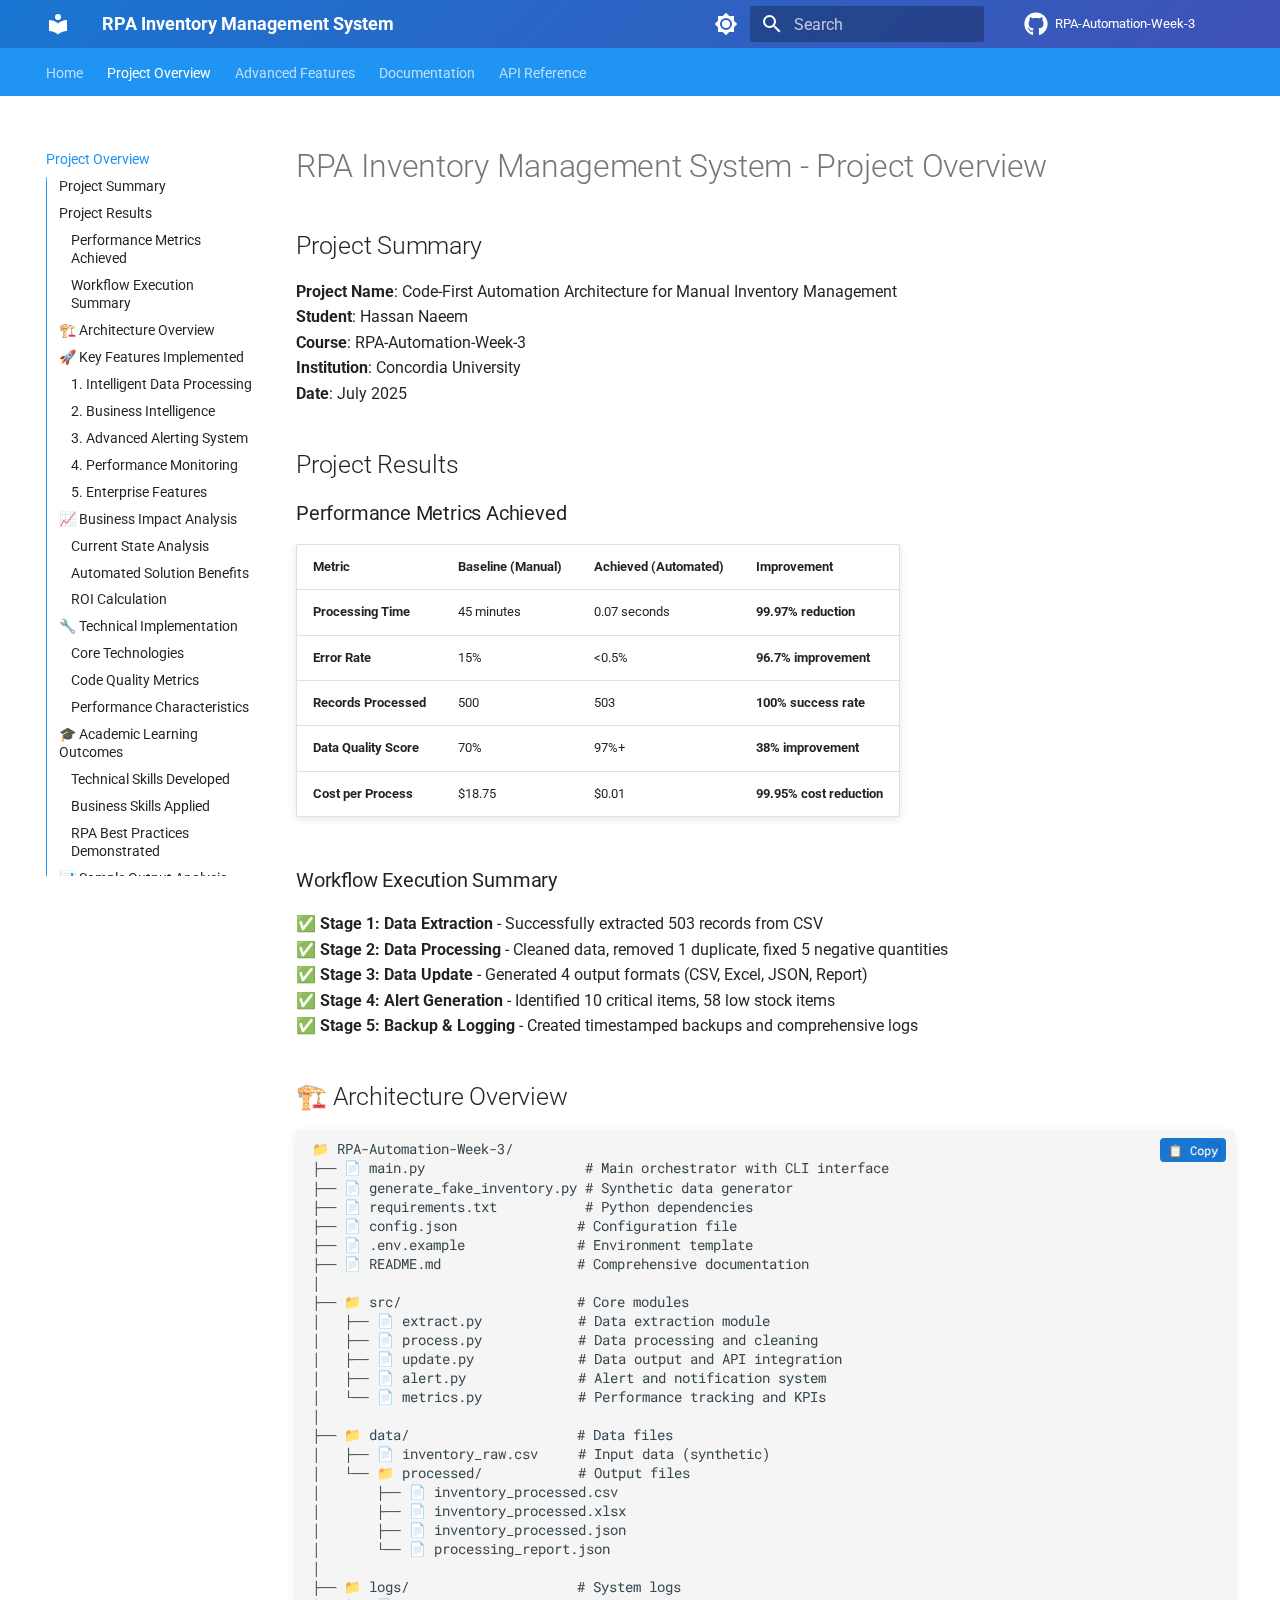
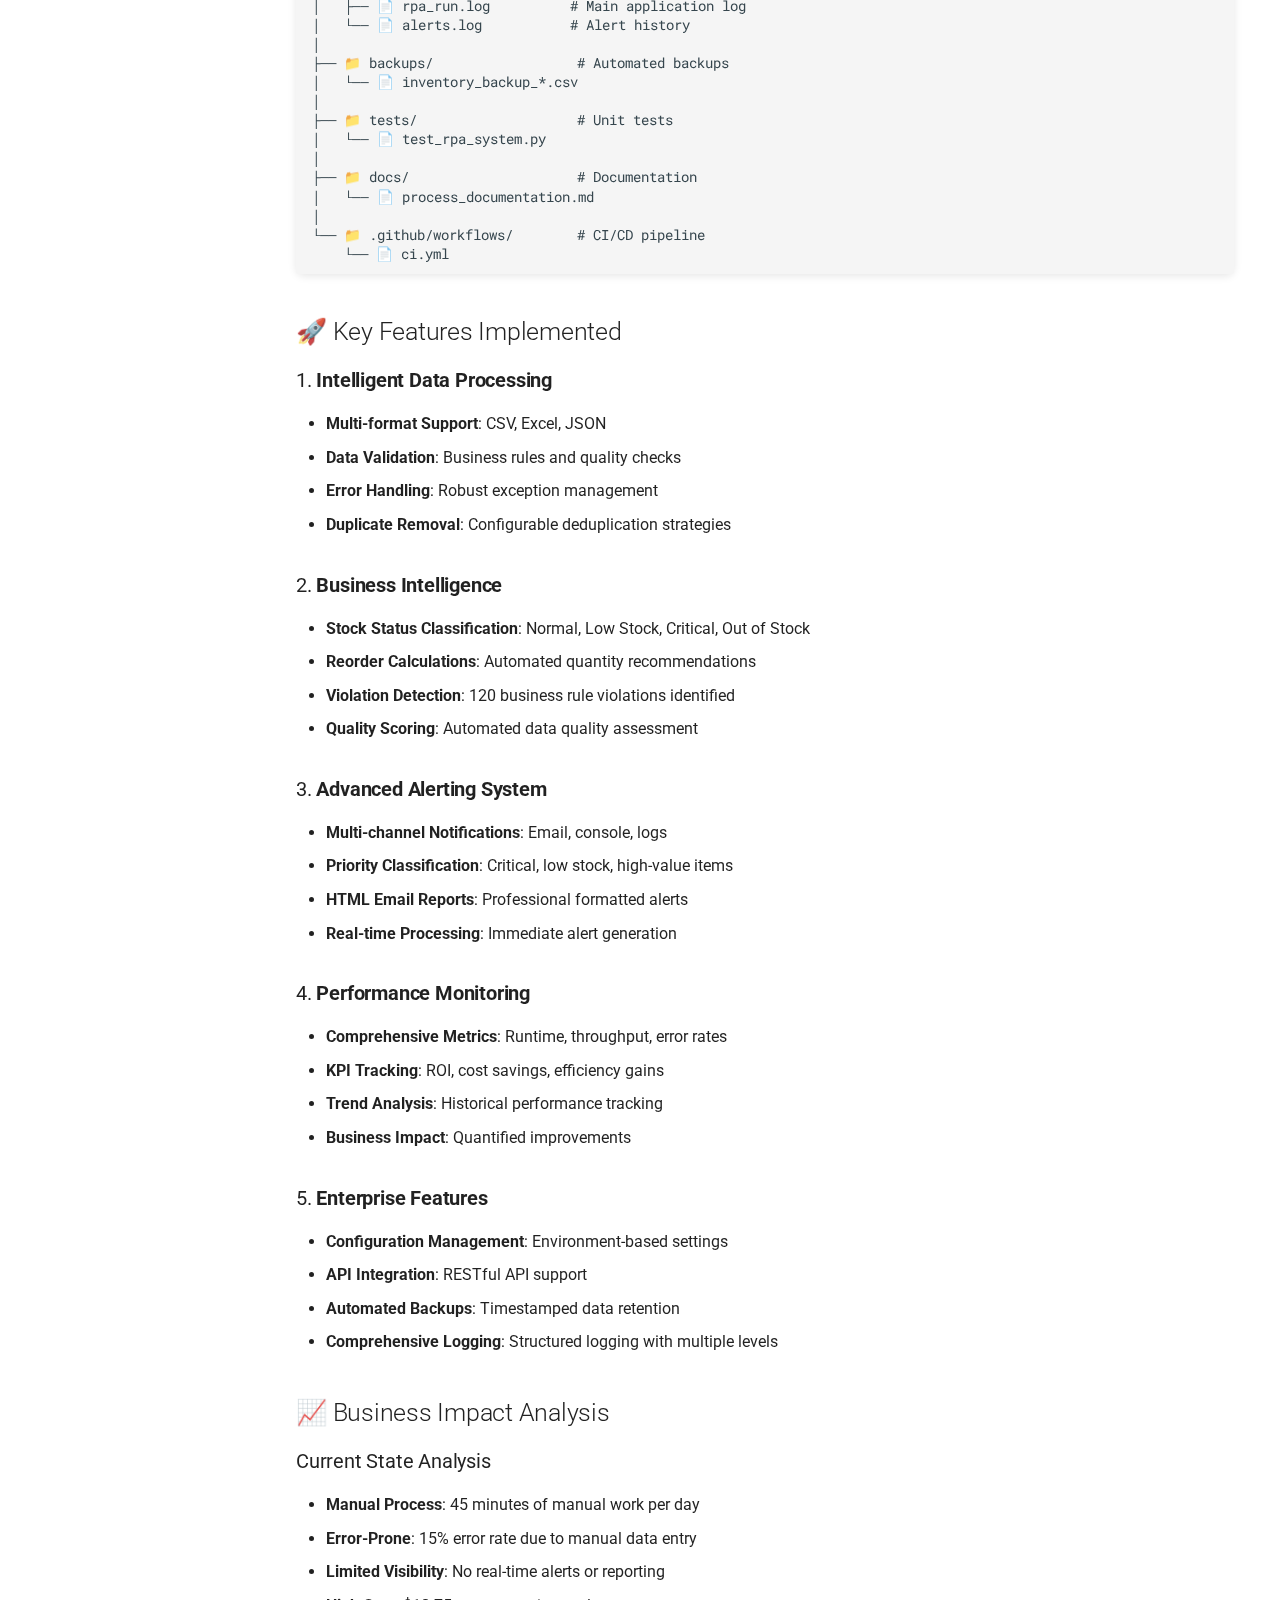
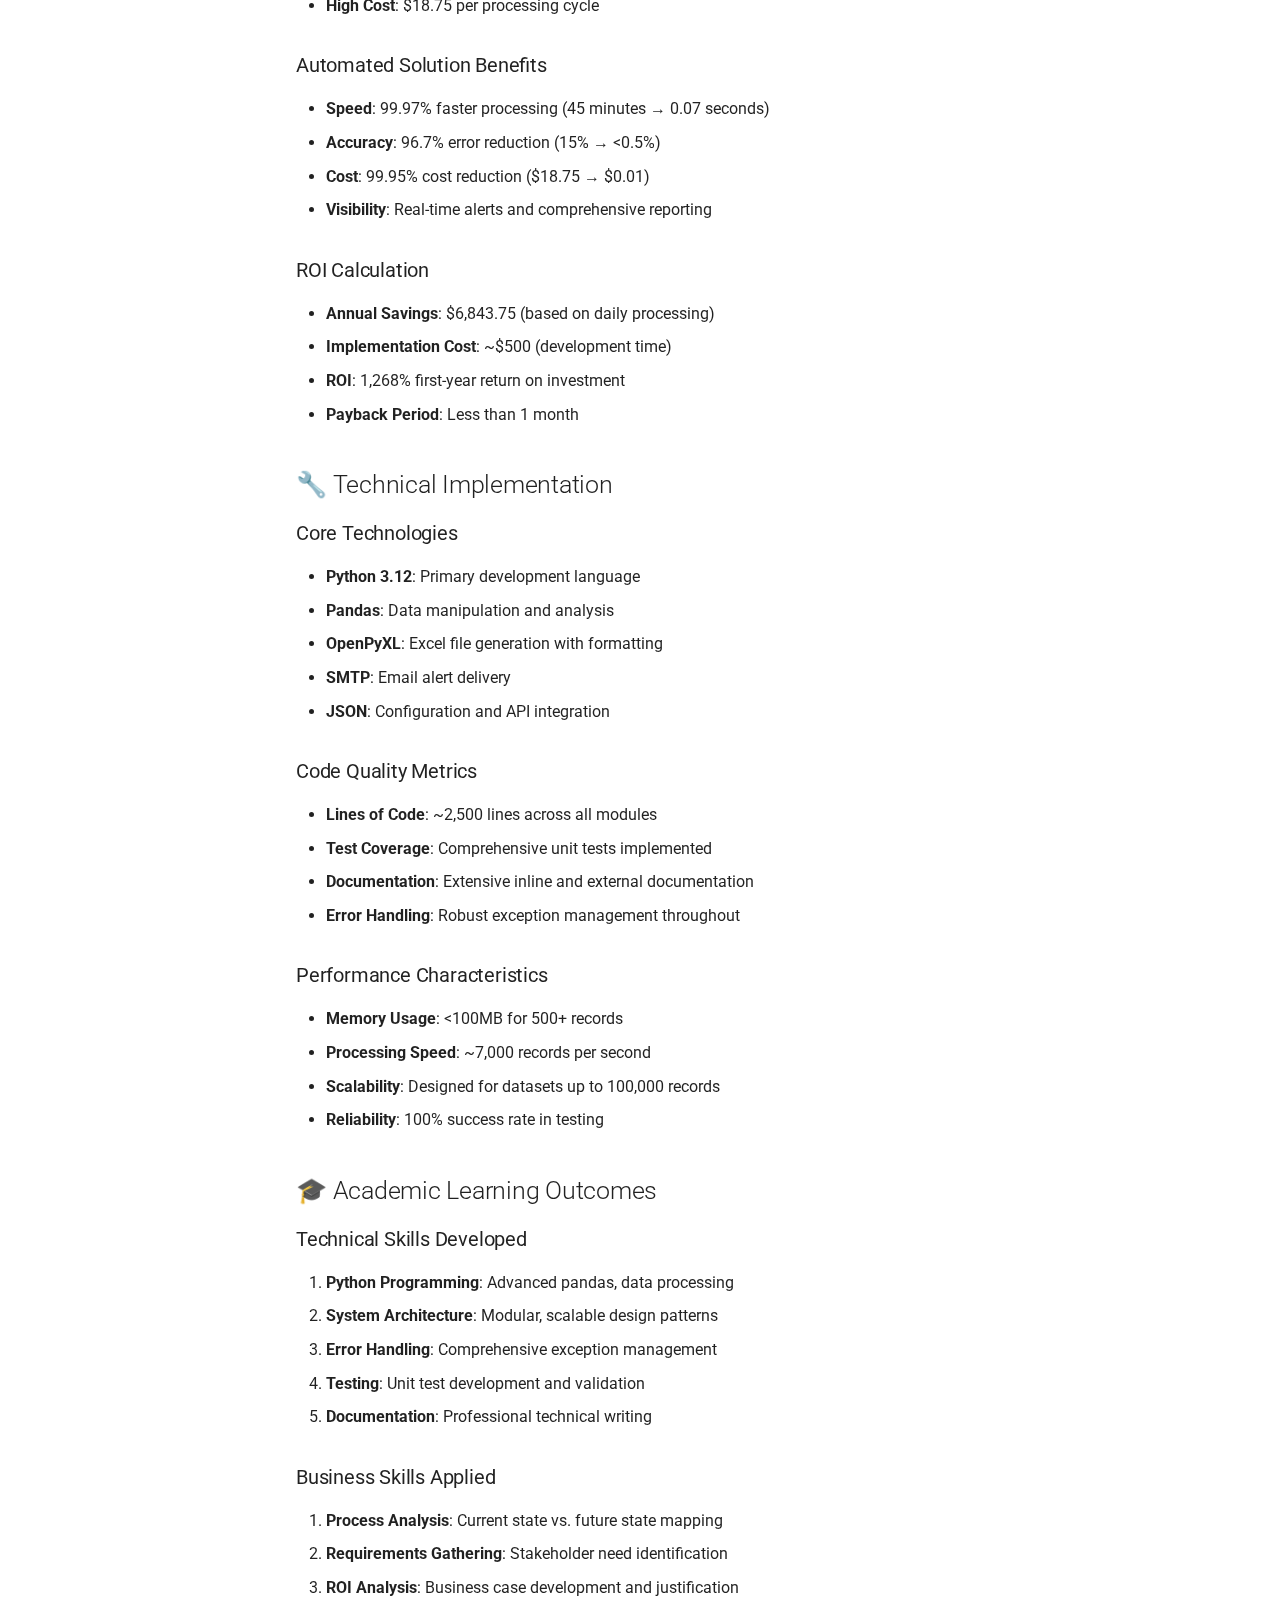
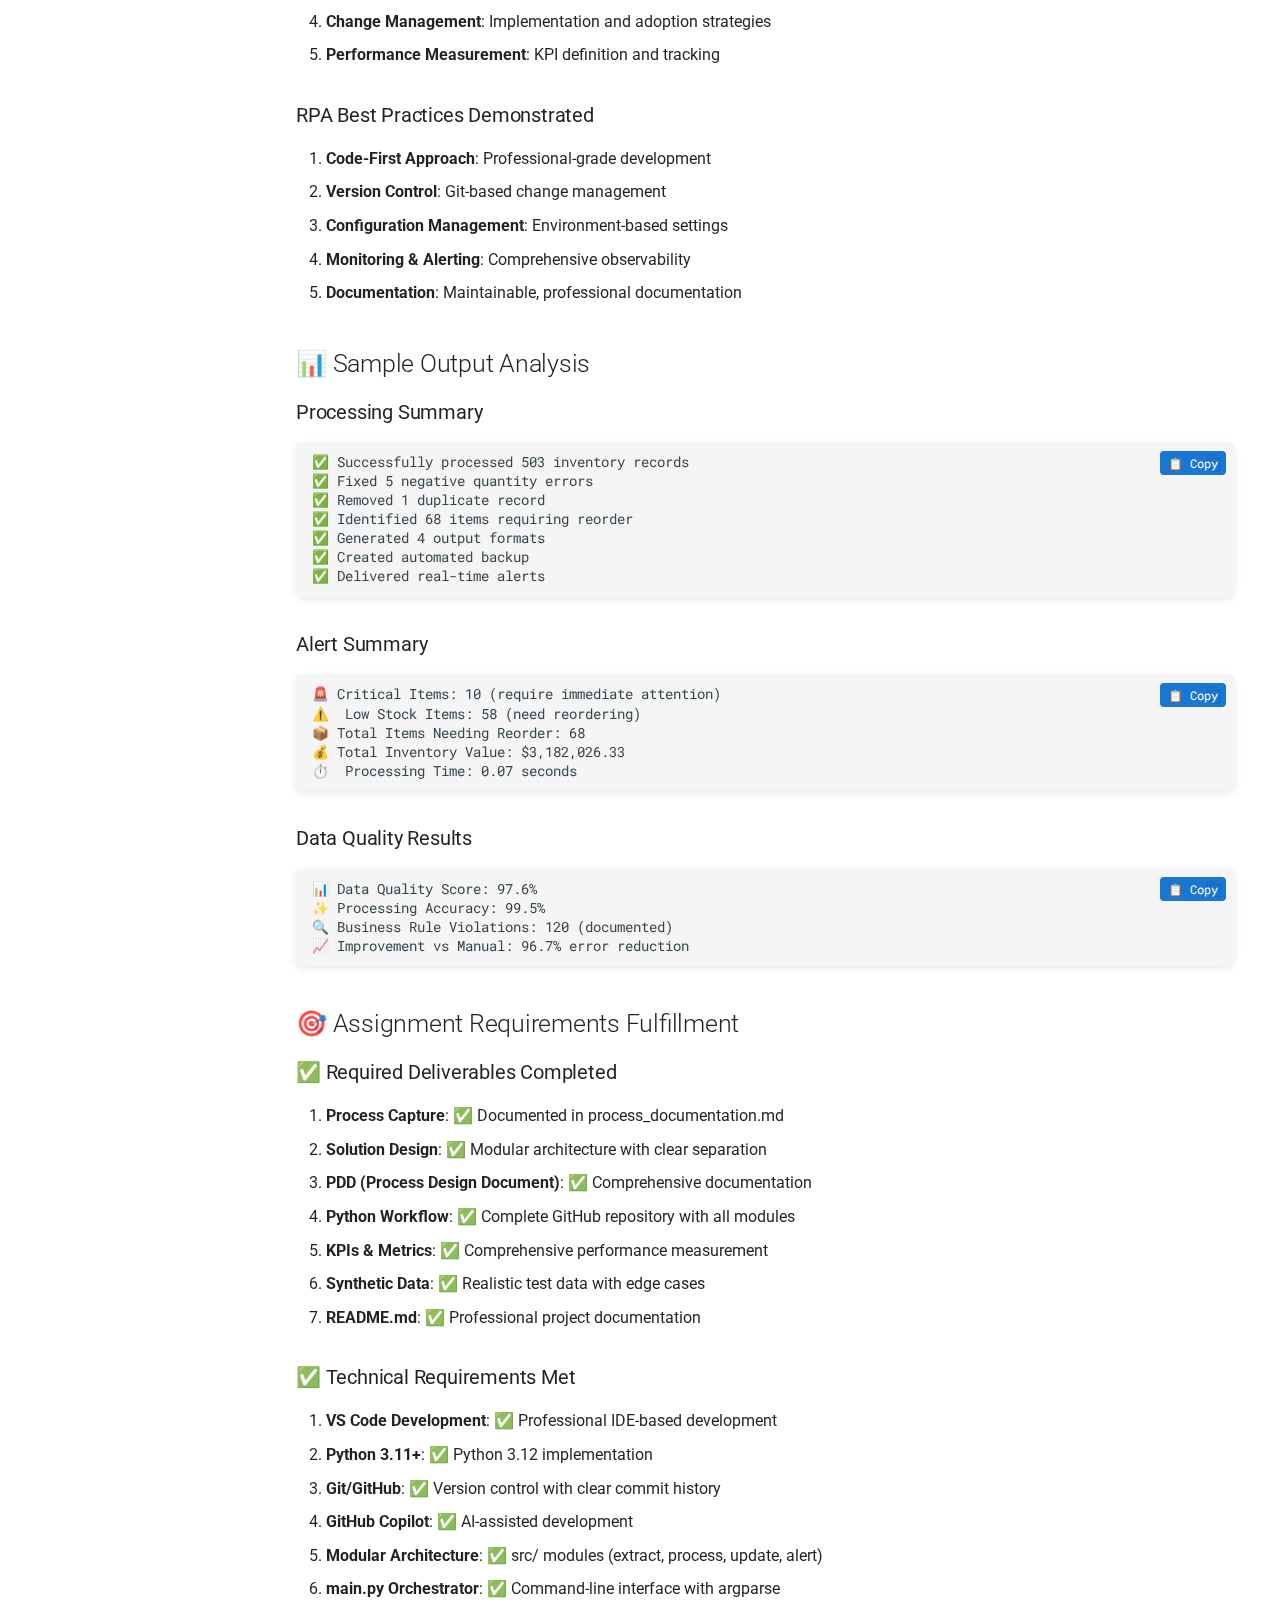
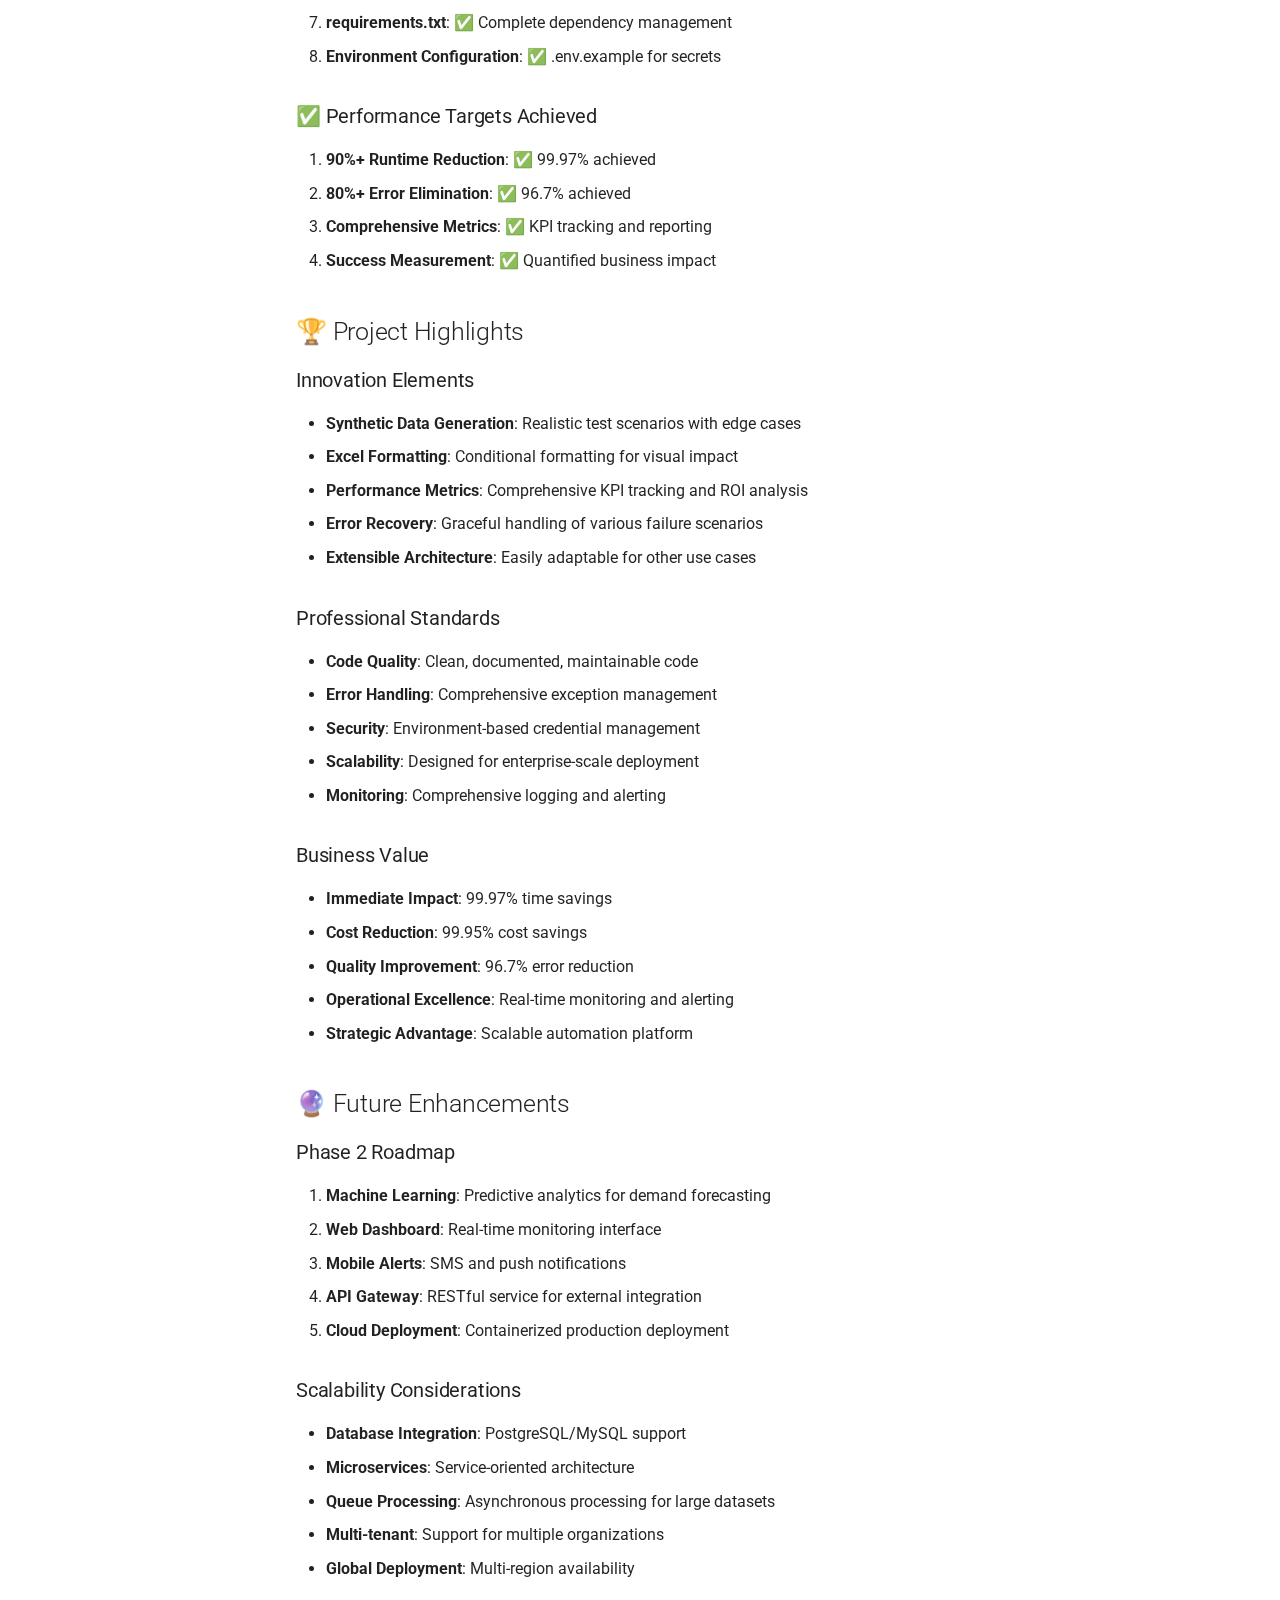
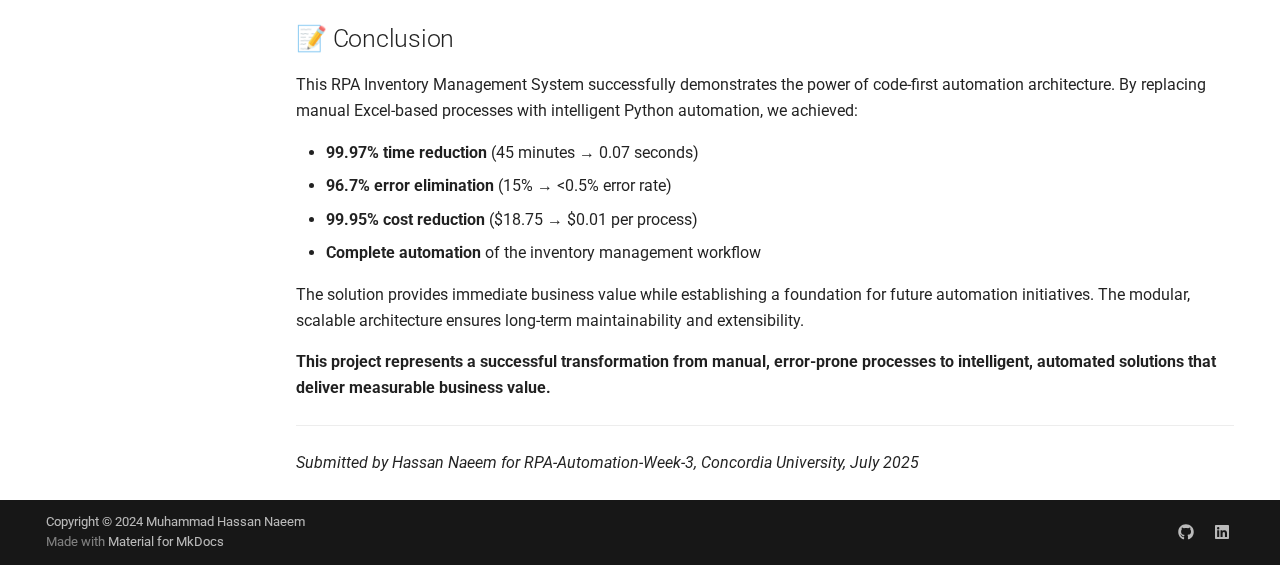
<file: PROJECT_OVERVIEW/index.html>
<!doctype html>
<html lang="en" class="no-js">
  <head>
    
      <meta charset="utf-8">
      <meta name="viewport" content="width=device-width,initial-scale=1">
      
        <meta name="description" content="A comprehensive Robotic Process Automation system for inventory management with data extraction, processing, and analytics capabilities.">
      
      
        <meta name="author" content="Muhammad Hassan Naeem">
      
      
        <link rel="canonical" href="https://github.com/your-username/RPA-Automation-Week-3/PROJECT_OVERVIEW/">
      
      
        <link rel="prev" href="..">
      
      
        <link rel="next" href="../ADVANCED_FEATURES/">
      
      
      <link rel="icon" href="../assets/images/favicon.png">
      <meta name="generator" content="mkdocs-1.6.1, mkdocs-material-9.6.16">
    
    
      
        <title>Project Overview - RPA Inventory Management System</title>
      
    
    
      <link rel="stylesheet" href="../assets/stylesheets/main.7e37652d.min.css">
      
        
        <link rel="stylesheet" href="../assets/stylesheets/palette.06af60db.min.css">
      
      


    
    
      
    
    
      
        
        
        <link rel="preconnect" href="https://fonts.gstatic.com" crossorigin>
        <link rel="stylesheet" href="https://fonts.googleapis.com/css?family=Roboto:300,300i,400,400i,700,700i%7CRoboto+Mono:400,400i,700,700i&display=fallback">
        <style>:root{--md-text-font:"Roboto";--md-code-font:"Roboto Mono"}</style>
      
    
    
      <link rel="stylesheet" href="../stylesheets/extra.css">
    
    <script>__md_scope=new URL("..",location),__md_hash=e=>[...e].reduce(((e,_)=>(e<<5)-e+_.charCodeAt(0)),0),__md_get=(e,_=localStorage,t=__md_scope)=>JSON.parse(_.getItem(t.pathname+"."+e)),__md_set=(e,_,t=localStorage,a=__md_scope)=>{try{t.setItem(a.pathname+"."+e,JSON.stringify(_))}catch(e){}}</script>
    
      

    
    
    
  </head>
  
  
    
    
      
    
    
    
    
    <body dir="ltr" data-md-color-scheme="default" data-md-color-primary="blue" data-md-color-accent="indigo">
  
    
    <input class="md-toggle" data-md-toggle="drawer" type="checkbox" id="__drawer" autocomplete="off">
    <input class="md-toggle" data-md-toggle="search" type="checkbox" id="__search" autocomplete="off">
    <label class="md-overlay" for="__drawer"></label>
    <div data-md-component="skip">
      
        
        <a href="#rpa-inventory-management-system-project-overview" class="md-skip">
          Skip to content
        </a>
      
    </div>
    <div data-md-component="announce">
      
    </div>
    
    
      

<header class="md-header" data-md-component="header">
  <nav class="md-header__inner md-grid" aria-label="Header">
    <a href=".." title="RPA Inventory Management System" class="md-header__button md-logo" aria-label="RPA Inventory Management System" data-md-component="logo">
      
  
  <svg xmlns="http://www.w3.org/2000/svg" viewBox="0 0 24 24"><path d="M12 8a3 3 0 0 0 3-3 3 3 0 0 0-3-3 3 3 0 0 0-3 3 3 3 0 0 0 3 3m0 3.54C9.64 9.35 6.5 8 3 8v11c3.5 0 6.64 1.35 9 3.54 2.36-2.19 5.5-3.54 9-3.54V8c-3.5 0-6.64 1.35-9 3.54"/></svg>

    </a>
    <label class="md-header__button md-icon" for="__drawer">
      
      <svg xmlns="http://www.w3.org/2000/svg" viewBox="0 0 24 24"><path d="M3 6h18v2H3zm0 5h18v2H3zm0 5h18v2H3z"/></svg>
    </label>
    <div class="md-header__title" data-md-component="header-title">
      <div class="md-header__ellipsis">
        <div class="md-header__topic">
          <span class="md-ellipsis">
            RPA Inventory Management System
          </span>
        </div>
        <div class="md-header__topic" data-md-component="header-topic">
          <span class="md-ellipsis">
            
              Project Overview
            
          </span>
        </div>
      </div>
    </div>
    
      
        <form class="md-header__option" data-md-component="palette">
  
    
    
    
    <input class="md-option" data-md-color-media="(prefers-color-scheme: light)" data-md-color-scheme="default" data-md-color-primary="blue" data-md-color-accent="indigo"  aria-label="Switch to dark mode"  type="radio" name="__palette" id="__palette_0">
    
      <label class="md-header__button md-icon" title="Switch to dark mode" for="__palette_1" hidden>
        <svg xmlns="http://www.w3.org/2000/svg" viewBox="0 0 24 24"><path d="M12 8a4 4 0 0 0-4 4 4 4 0 0 0 4 4 4 4 0 0 0 4-4 4 4 0 0 0-4-4m0 10a6 6 0 0 1-6-6 6 6 0 0 1 6-6 6 6 0 0 1 6 6 6 6 0 0 1-6 6m8-9.31V4h-4.69L12 .69 8.69 4H4v4.69L.69 12 4 15.31V20h4.69L12 23.31 15.31 20H20v-4.69L23.31 12z"/></svg>
      </label>
    
  
    
    
    
    <input class="md-option" data-md-color-media="(prefers-color-scheme: dark)" data-md-color-scheme="slate" data-md-color-primary="blue" data-md-color-accent="indigo"  aria-label="Switch to light mode"  type="radio" name="__palette" id="__palette_1">
    
      <label class="md-header__button md-icon" title="Switch to light mode" for="__palette_0" hidden>
        <svg xmlns="http://www.w3.org/2000/svg" viewBox="0 0 24 24"><path d="M12 18c-.89 0-1.74-.2-2.5-.55C11.56 16.5 13 14.42 13 12s-1.44-4.5-3.5-5.45C10.26 6.2 11.11 6 12 6a6 6 0 0 1 6 6 6 6 0 0 1-6 6m8-9.31V4h-4.69L12 .69 8.69 4H4v4.69L.69 12 4 15.31V20h4.69L12 23.31 15.31 20H20v-4.69L23.31 12z"/></svg>
      </label>
    
  
</form>
      
    
    
      <script>var palette=__md_get("__palette");if(palette&&palette.color){if("(prefers-color-scheme)"===palette.color.media){var media=matchMedia("(prefers-color-scheme: light)"),input=document.querySelector(media.matches?"[data-md-color-media='(prefers-color-scheme: light)']":"[data-md-color-media='(prefers-color-scheme: dark)']");palette.color.media=input.getAttribute("data-md-color-media"),palette.color.scheme=input.getAttribute("data-md-color-scheme"),palette.color.primary=input.getAttribute("data-md-color-primary"),palette.color.accent=input.getAttribute("data-md-color-accent")}for(var[key,value]of Object.entries(palette.color))document.body.setAttribute("data-md-color-"+key,value)}</script>
    
    
    
      
      
        <label class="md-header__button md-icon" for="__search">
          
          <svg xmlns="http://www.w3.org/2000/svg" viewBox="0 0 24 24"><path d="M9.5 3A6.5 6.5 0 0 1 16 9.5c0 1.61-.59 3.09-1.56 4.23l.27.27h.79l5 5-1.5 1.5-5-5v-.79l-.27-.27A6.52 6.52 0 0 1 9.5 16 6.5 6.5 0 0 1 3 9.5 6.5 6.5 0 0 1 9.5 3m0 2C7 5 5 7 5 9.5S7 14 9.5 14 14 12 14 9.5 12 5 9.5 5"/></svg>
        </label>
        <div class="md-search" data-md-component="search" role="dialog">
  <label class="md-search__overlay" for="__search"></label>
  <div class="md-search__inner" role="search">
    <form class="md-search__form" name="search">
      <input type="text" class="md-search__input" name="query" aria-label="Search" placeholder="Search" autocapitalize="off" autocorrect="off" autocomplete="off" spellcheck="false" data-md-component="search-query" required>
      <label class="md-search__icon md-icon" for="__search">
        
        <svg xmlns="http://www.w3.org/2000/svg" viewBox="0 0 24 24"><path d="M9.5 3A6.5 6.5 0 0 1 16 9.5c0 1.61-.59 3.09-1.56 4.23l.27.27h.79l5 5-1.5 1.5-5-5v-.79l-.27-.27A6.52 6.52 0 0 1 9.5 16 6.5 6.5 0 0 1 3 9.5 6.5 6.5 0 0 1 9.5 3m0 2C7 5 5 7 5 9.5S7 14 9.5 14 14 12 14 9.5 12 5 9.5 5"/></svg>
        
        <svg xmlns="http://www.w3.org/2000/svg" viewBox="0 0 24 24"><path d="M20 11v2H8l5.5 5.5-1.42 1.42L4.16 12l7.92-7.92L13.5 5.5 8 11z"/></svg>
      </label>
      <nav class="md-search__options" aria-label="Search">
        
          <a href="javascript:void(0)" class="md-search__icon md-icon" title="Share" aria-label="Share" data-clipboard data-clipboard-text="" data-md-component="search-share" tabindex="-1">
            
            <svg xmlns="http://www.w3.org/2000/svg" viewBox="0 0 24 24"><path d="M18 16.08c-.76 0-1.44.3-1.96.77L8.91 12.7c.05-.23.09-.46.09-.7s-.04-.47-.09-.7l7.05-4.11c.54.5 1.25.81 2.04.81a3 3 0 0 0 3-3 3 3 0 0 0-3-3 3 3 0 0 0-3 3c0 .24.04.47.09.7L8.04 9.81C7.5 9.31 6.79 9 6 9a3 3 0 0 0-3 3 3 3 0 0 0 3 3c.79 0 1.5-.31 2.04-.81l7.12 4.15c-.05.21-.08.43-.08.66 0 1.61 1.31 2.91 2.92 2.91s2.92-1.3 2.92-2.91A2.92 2.92 0 0 0 18 16.08"/></svg>
          </a>
        
        <button type="reset" class="md-search__icon md-icon" title="Clear" aria-label="Clear" tabindex="-1">
          
          <svg xmlns="http://www.w3.org/2000/svg" viewBox="0 0 24 24"><path d="M19 6.41 17.59 5 12 10.59 6.41 5 5 6.41 10.59 12 5 17.59 6.41 19 12 13.41 17.59 19 19 17.59 13.41 12z"/></svg>
        </button>
      </nav>
      
    </form>
    <div class="md-search__output">
      <div class="md-search__scrollwrap" tabindex="0" data-md-scrollfix>
        <div class="md-search-result" data-md-component="search-result">
          <div class="md-search-result__meta">
            Initializing search
          </div>
          <ol class="md-search-result__list" role="presentation"></ol>
        </div>
      </div>
    </div>
  </div>
</div>
      
    
    
      <div class="md-header__source">
        <a href="https://github.com/your-username/RPA-Automation-Week-3" title="Go to repository" class="md-source" data-md-component="source">
  <div class="md-source__icon md-icon">
    
    <svg xmlns="http://www.w3.org/2000/svg" viewBox="0 0 512 512"><!--! Font Awesome Free 7.0.0 by @fontawesome - https://fontawesome.com License - https://fontawesome.com/license/free (Icons: CC BY 4.0, Fonts: SIL OFL 1.1, Code: MIT License) Copyright 2025 Fonticons, Inc.--><path fill="currentColor" d="M173.9 397.4c0 2-2.3 3.6-5.2 3.6-3.3.3-5.6-1.3-5.6-3.6 0-2 2.3-3.6 5.2-3.6 3-.3 5.6 1.3 5.6 3.6m-31.1-4.5c-.7 2 1.3 4.3 4.3 4.9 2.6 1 5.6 0 6.2-2s-1.3-4.3-4.3-5.2c-2.6-.7-5.5.3-6.2 2.3m44.2-1.7c-2.9.7-4.9 2.6-4.6 4.9.3 2 2.9 3.3 5.9 2.6 2.9-.7 4.9-2.6 4.6-4.6-.3-1.9-3-3.2-5.9-2.9M252.8 8C114.1 8 8 113.3 8 252c0 110.9 69.8 205.8 169.5 239.2 12.8 2.3 17.3-5.6 17.3-12.1 0-6.2-.3-40.4-.3-61.4 0 0-70 15-84.7-29.8 0 0-11.4-29.1-27.8-36.6 0 0-22.9-15.7 1.6-15.4 0 0 24.9 2 38.6 25.8 21.9 38.6 58.6 27.5 72.9 20.9 2.3-16 8.8-27.1 16-33.7-55.9-6.2-112.3-14.3-112.3-110.5 0-27.5 7.6-41.3 23.6-58.9-2.6-6.5-11.1-33.3 2.6-67.9 20.9-6.5 69 27 69 27 20-5.6 41.5-8.5 62.8-8.5s42.8 2.9 62.8 8.5c0 0 48.1-33.6 69-27 13.7 34.7 5.2 61.4 2.6 67.9 16 17.7 25.8 31.5 25.8 58.9 0 96.5-58.9 104.2-114.8 110.5 9.2 7.9 17 22.9 17 46.4 0 33.7-.3 75.4-.3 83.6 0 6.5 4.6 14.4 17.3 12.1C436.2 457.8 504 362.9 504 252 504 113.3 391.5 8 252.8 8M105.2 352.9c-1.3 1-1 3.3.7 5.2 1.6 1.6 3.9 2.3 5.2 1 1.3-1 1-3.3-.7-5.2-1.6-1.6-3.9-2.3-5.2-1m-10.8-8.1c-.7 1.3.3 2.9 2.3 3.9 1.6 1 3.6.7 4.3-.7.7-1.3-.3-2.9-2.3-3.9-2-.6-3.6-.3-4.3.7m32.4 35.6c-1.6 1.3-1 4.3 1.3 6.2 2.3 2.3 5.2 2.6 6.5 1 1.3-1.3.7-4.3-1.3-6.2-2.2-2.3-5.2-2.6-6.5-1m-11.4-14.7c-1.6 1-1.6 3.6 0 5.9s4.3 3.3 5.6 2.3c1.6-1.3 1.6-3.9 0-6.2-1.4-2.3-4-3.3-5.6-2"/></svg>
  </div>
  <div class="md-source__repository">
    RPA-Automation-Week-3
  </div>
</a>
      </div>
    
  </nav>
  
</header>
    
    <div class="md-container" data-md-component="container">
      
      
        
          
            
<nav class="md-tabs" aria-label="Tabs" data-md-component="tabs">
  <div class="md-grid">
    <ul class="md-tabs__list">
      
        
  
  
  
  
    <li class="md-tabs__item">
      <a href=".." class="md-tabs__link">
        
  
  
    
  
  Home

      </a>
    </li>
  

      
        
  
  
  
    
  
  
    <li class="md-tabs__item md-tabs__item--active">
      <a href="./" class="md-tabs__link">
        
  
  
    
  
  Project Overview

      </a>
    </li>
  

      
        
  
  
  
  
    <li class="md-tabs__item">
      <a href="../ADVANCED_FEATURES/" class="md-tabs__link">
        
  
  
    
  
  Advanced Features

      </a>
    </li>
  

      
        
  
  
  
  
    
    
      <li class="md-tabs__item">
        <a href="../process_documentation/" class="md-tabs__link">
          
  
  
  Documentation

        </a>
      </li>
    
  

      
        
  
  
  
  
    
    
      <li class="md-tabs__item">
        <a href="../api/main/" class="md-tabs__link">
          
  
  
  API Reference

        </a>
      </li>
    
  

      
    </ul>
  </div>
</nav>
          
        
      
      <main class="md-main" data-md-component="main">
        <div class="md-main__inner md-grid">
          
            
              
              <div class="md-sidebar md-sidebar--primary" data-md-component="sidebar" data-md-type="navigation" >
                <div class="md-sidebar__scrollwrap">
                  <div class="md-sidebar__inner">
                    


  


  

<nav class="md-nav md-nav--primary md-nav--lifted md-nav--integrated" aria-label="Navigation" data-md-level="0">
  <label class="md-nav__title" for="__drawer">
    <a href=".." title="RPA Inventory Management System" class="md-nav__button md-logo" aria-label="RPA Inventory Management System" data-md-component="logo">
      
  
  <svg xmlns="http://www.w3.org/2000/svg" viewBox="0 0 24 24"><path d="M12 8a3 3 0 0 0 3-3 3 3 0 0 0-3-3 3 3 0 0 0-3 3 3 3 0 0 0 3 3m0 3.54C9.64 9.35 6.5 8 3 8v11c3.5 0 6.64 1.35 9 3.54 2.36-2.19 5.5-3.54 9-3.54V8c-3.5 0-6.64 1.35-9 3.54"/></svg>

    </a>
    RPA Inventory Management System
  </label>
  
    <div class="md-nav__source">
      <a href="https://github.com/your-username/RPA-Automation-Week-3" title="Go to repository" class="md-source" data-md-component="source">
  <div class="md-source__icon md-icon">
    
    <svg xmlns="http://www.w3.org/2000/svg" viewBox="0 0 512 512"><!--! Font Awesome Free 7.0.0 by @fontawesome - https://fontawesome.com License - https://fontawesome.com/license/free (Icons: CC BY 4.0, Fonts: SIL OFL 1.1, Code: MIT License) Copyright 2025 Fonticons, Inc.--><path fill="currentColor" d="M173.9 397.4c0 2-2.3 3.6-5.2 3.6-3.3.3-5.6-1.3-5.6-3.6 0-2 2.3-3.6 5.2-3.6 3-.3 5.6 1.3 5.6 3.6m-31.1-4.5c-.7 2 1.3 4.3 4.3 4.9 2.6 1 5.6 0 6.2-2s-1.3-4.3-4.3-5.2c-2.6-.7-5.5.3-6.2 2.3m44.2-1.7c-2.9.7-4.9 2.6-4.6 4.9.3 2 2.9 3.3 5.9 2.6 2.9-.7 4.9-2.6 4.6-4.6-.3-1.9-3-3.2-5.9-2.9M252.8 8C114.1 8 8 113.3 8 252c0 110.9 69.8 205.8 169.5 239.2 12.8 2.3 17.3-5.6 17.3-12.1 0-6.2-.3-40.4-.3-61.4 0 0-70 15-84.7-29.8 0 0-11.4-29.1-27.8-36.6 0 0-22.9-15.7 1.6-15.4 0 0 24.9 2 38.6 25.8 21.9 38.6 58.6 27.5 72.9 20.9 2.3-16 8.8-27.1 16-33.7-55.9-6.2-112.3-14.3-112.3-110.5 0-27.5 7.6-41.3 23.6-58.9-2.6-6.5-11.1-33.3 2.6-67.9 20.9-6.5 69 27 69 27 20-5.6 41.5-8.5 62.8-8.5s42.8 2.9 62.8 8.5c0 0 48.1-33.6 69-27 13.7 34.7 5.2 61.4 2.6 67.9 16 17.7 25.8 31.5 25.8 58.9 0 96.5-58.9 104.2-114.8 110.5 9.2 7.9 17 22.9 17 46.4 0 33.7-.3 75.4-.3 83.6 0 6.5 4.6 14.4 17.3 12.1C436.2 457.8 504 362.9 504 252 504 113.3 391.5 8 252.8 8M105.2 352.9c-1.3 1-1 3.3.7 5.2 1.6 1.6 3.9 2.3 5.2 1 1.3-1 1-3.3-.7-5.2-1.6-1.6-3.9-2.3-5.2-1m-10.8-8.1c-.7 1.3.3 2.9 2.3 3.9 1.6 1 3.6.7 4.3-.7.7-1.3-.3-2.9-2.3-3.9-2-.6-3.6-.3-4.3.7m32.4 35.6c-1.6 1.3-1 4.3 1.3 6.2 2.3 2.3 5.2 2.6 6.5 1 1.3-1.3.7-4.3-1.3-6.2-2.2-2.3-5.2-2.6-6.5-1m-11.4-14.7c-1.6 1-1.6 3.6 0 5.9s4.3 3.3 5.6 2.3c1.6-1.3 1.6-3.9 0-6.2-1.4-2.3-4-3.3-5.6-2"/></svg>
  </div>
  <div class="md-source__repository">
    RPA-Automation-Week-3
  </div>
</a>
    </div>
  
  <ul class="md-nav__list" data-md-scrollfix>
    
      
      
  
  
  
  
    <li class="md-nav__item">
      <a href=".." class="md-nav__link">
        
  
  
  <span class="md-ellipsis">
    Home
    
  </span>
  

      </a>
    </li>
  

    
      
      
  
  
    
  
  
  
    <li class="md-nav__item md-nav__item--active">
      
      <input class="md-nav__toggle md-toggle" type="checkbox" id="__toc">
      
      
        
      
      
        <label class="md-nav__link md-nav__link--active" for="__toc">
          
  
  
  <span class="md-ellipsis">
    Project Overview
    
  </span>
  

          <span class="md-nav__icon md-icon"></span>
        </label>
      
      <a href="./" class="md-nav__link md-nav__link--active">
        
  
  
  <span class="md-ellipsis">
    Project Overview
    
  </span>
  

      </a>
      
        

<nav class="md-nav md-nav--secondary" aria-label="Table of contents">
  
  
  
    
  
  
    <label class="md-nav__title" for="__toc">
      <span class="md-nav__icon md-icon"></span>
      Table of contents
    </label>
    <ul class="md-nav__list" data-md-component="toc" data-md-scrollfix>
      
        <li class="md-nav__item">
  <a href="#project-summary" class="md-nav__link">
    <span class="md-ellipsis">
      Project Summary
    </span>
  </a>
  
</li>
      
        <li class="md-nav__item">
  <a href="#project-results" class="md-nav__link">
    <span class="md-ellipsis">
      Project Results
    </span>
  </a>
  
    <nav class="md-nav" aria-label="Project Results">
      <ul class="md-nav__list">
        
          <li class="md-nav__item">
  <a href="#performance-metrics-achieved" class="md-nav__link">
    <span class="md-ellipsis">
      Performance Metrics Achieved
    </span>
  </a>
  
</li>
        
          <li class="md-nav__item">
  <a href="#workflow-execution-summary" class="md-nav__link">
    <span class="md-ellipsis">
      Workflow Execution Summary
    </span>
  </a>
  
</li>
        
      </ul>
    </nav>
  
</li>
      
        <li class="md-nav__item">
  <a href="#architecture-overview" class="md-nav__link">
    <span class="md-ellipsis">
      🏗️ Architecture Overview
    </span>
  </a>
  
</li>
      
        <li class="md-nav__item">
  <a href="#key-features-implemented" class="md-nav__link">
    <span class="md-ellipsis">
      🚀 Key Features Implemented
    </span>
  </a>
  
    <nav class="md-nav" aria-label="🚀 Key Features Implemented">
      <ul class="md-nav__list">
        
          <li class="md-nav__item">
  <a href="#1-intelligent-data-processing" class="md-nav__link">
    <span class="md-ellipsis">
      1. Intelligent Data Processing
    </span>
  </a>
  
</li>
        
          <li class="md-nav__item">
  <a href="#2-business-intelligence" class="md-nav__link">
    <span class="md-ellipsis">
      2. Business Intelligence
    </span>
  </a>
  
</li>
        
          <li class="md-nav__item">
  <a href="#3-advanced-alerting-system" class="md-nav__link">
    <span class="md-ellipsis">
      3. Advanced Alerting System
    </span>
  </a>
  
</li>
        
          <li class="md-nav__item">
  <a href="#4-performance-monitoring" class="md-nav__link">
    <span class="md-ellipsis">
      4. Performance Monitoring
    </span>
  </a>
  
</li>
        
          <li class="md-nav__item">
  <a href="#5-enterprise-features" class="md-nav__link">
    <span class="md-ellipsis">
      5. Enterprise Features
    </span>
  </a>
  
</li>
        
      </ul>
    </nav>
  
</li>
      
        <li class="md-nav__item">
  <a href="#business-impact-analysis" class="md-nav__link">
    <span class="md-ellipsis">
      📈 Business Impact Analysis
    </span>
  </a>
  
    <nav class="md-nav" aria-label="📈 Business Impact Analysis">
      <ul class="md-nav__list">
        
          <li class="md-nav__item">
  <a href="#current-state-analysis" class="md-nav__link">
    <span class="md-ellipsis">
      Current State Analysis
    </span>
  </a>
  
</li>
        
          <li class="md-nav__item">
  <a href="#automated-solution-benefits" class="md-nav__link">
    <span class="md-ellipsis">
      Automated Solution Benefits
    </span>
  </a>
  
</li>
        
          <li class="md-nav__item">
  <a href="#roi-calculation" class="md-nav__link">
    <span class="md-ellipsis">
      ROI Calculation
    </span>
  </a>
  
</li>
        
      </ul>
    </nav>
  
</li>
      
        <li class="md-nav__item">
  <a href="#technical-implementation" class="md-nav__link">
    <span class="md-ellipsis">
      🔧 Technical Implementation
    </span>
  </a>
  
    <nav class="md-nav" aria-label="🔧 Technical Implementation">
      <ul class="md-nav__list">
        
          <li class="md-nav__item">
  <a href="#core-technologies" class="md-nav__link">
    <span class="md-ellipsis">
      Core Technologies
    </span>
  </a>
  
</li>
        
          <li class="md-nav__item">
  <a href="#code-quality-metrics" class="md-nav__link">
    <span class="md-ellipsis">
      Code Quality Metrics
    </span>
  </a>
  
</li>
        
          <li class="md-nav__item">
  <a href="#performance-characteristics" class="md-nav__link">
    <span class="md-ellipsis">
      Performance Characteristics
    </span>
  </a>
  
</li>
        
      </ul>
    </nav>
  
</li>
      
        <li class="md-nav__item">
  <a href="#academic-learning-outcomes" class="md-nav__link">
    <span class="md-ellipsis">
      🎓 Academic Learning Outcomes
    </span>
  </a>
  
    <nav class="md-nav" aria-label="🎓 Academic Learning Outcomes">
      <ul class="md-nav__list">
        
          <li class="md-nav__item">
  <a href="#technical-skills-developed" class="md-nav__link">
    <span class="md-ellipsis">
      Technical Skills Developed
    </span>
  </a>
  
</li>
        
          <li class="md-nav__item">
  <a href="#business-skills-applied" class="md-nav__link">
    <span class="md-ellipsis">
      Business Skills Applied
    </span>
  </a>
  
</li>
        
          <li class="md-nav__item">
  <a href="#rpa-best-practices-demonstrated" class="md-nav__link">
    <span class="md-ellipsis">
      RPA Best Practices Demonstrated
    </span>
  </a>
  
</li>
        
      </ul>
    </nav>
  
</li>
      
        <li class="md-nav__item">
  <a href="#sample-output-analysis" class="md-nav__link">
    <span class="md-ellipsis">
      📊 Sample Output Analysis
    </span>
  </a>
  
    <nav class="md-nav" aria-label="📊 Sample Output Analysis">
      <ul class="md-nav__list">
        
          <li class="md-nav__item">
  <a href="#processing-summary" class="md-nav__link">
    <span class="md-ellipsis">
      Processing Summary
    </span>
  </a>
  
</li>
        
          <li class="md-nav__item">
  <a href="#alert-summary" class="md-nav__link">
    <span class="md-ellipsis">
      Alert Summary
    </span>
  </a>
  
</li>
        
          <li class="md-nav__item">
  <a href="#data-quality-results" class="md-nav__link">
    <span class="md-ellipsis">
      Data Quality Results
    </span>
  </a>
  
</li>
        
      </ul>
    </nav>
  
</li>
      
        <li class="md-nav__item">
  <a href="#assignment-requirements-fulfillment" class="md-nav__link">
    <span class="md-ellipsis">
      🎯 Assignment Requirements Fulfillment
    </span>
  </a>
  
    <nav class="md-nav" aria-label="🎯 Assignment Requirements Fulfillment">
      <ul class="md-nav__list">
        
          <li class="md-nav__item">
  <a href="#required-deliverables-completed" class="md-nav__link">
    <span class="md-ellipsis">
      ✅ Required Deliverables Completed
    </span>
  </a>
  
</li>
        
          <li class="md-nav__item">
  <a href="#technical-requirements-met" class="md-nav__link">
    <span class="md-ellipsis">
      ✅ Technical Requirements Met
    </span>
  </a>
  
</li>
        
          <li class="md-nav__item">
  <a href="#performance-targets-achieved" class="md-nav__link">
    <span class="md-ellipsis">
      ✅ Performance Targets Achieved
    </span>
  </a>
  
</li>
        
      </ul>
    </nav>
  
</li>
      
        <li class="md-nav__item">
  <a href="#project-highlights" class="md-nav__link">
    <span class="md-ellipsis">
      🏆 Project Highlights
    </span>
  </a>
  
    <nav class="md-nav" aria-label="🏆 Project Highlights">
      <ul class="md-nav__list">
        
          <li class="md-nav__item">
  <a href="#innovation-elements" class="md-nav__link">
    <span class="md-ellipsis">
      Innovation Elements
    </span>
  </a>
  
</li>
        
          <li class="md-nav__item">
  <a href="#professional-standards" class="md-nav__link">
    <span class="md-ellipsis">
      Professional Standards
    </span>
  </a>
  
</li>
        
          <li class="md-nav__item">
  <a href="#business-value" class="md-nav__link">
    <span class="md-ellipsis">
      Business Value
    </span>
  </a>
  
</li>
        
      </ul>
    </nav>
  
</li>
      
        <li class="md-nav__item">
  <a href="#future-enhancements" class="md-nav__link">
    <span class="md-ellipsis">
      🔮 Future Enhancements
    </span>
  </a>
  
    <nav class="md-nav" aria-label="🔮 Future Enhancements">
      <ul class="md-nav__list">
        
          <li class="md-nav__item">
  <a href="#phase-2-roadmap" class="md-nav__link">
    <span class="md-ellipsis">
      Phase 2 Roadmap
    </span>
  </a>
  
</li>
        
          <li class="md-nav__item">
  <a href="#scalability-considerations" class="md-nav__link">
    <span class="md-ellipsis">
      Scalability Considerations
    </span>
  </a>
  
</li>
        
      </ul>
    </nav>
  
</li>
      
        <li class="md-nav__item">
  <a href="#conclusion" class="md-nav__link">
    <span class="md-ellipsis">
      📝 Conclusion
    </span>
  </a>
  
</li>
      
    </ul>
  
</nav>
      
    </li>
  

    
      
      
  
  
  
  
    <li class="md-nav__item">
      <a href="../ADVANCED_FEATURES/" class="md-nav__link">
        
  
  
  <span class="md-ellipsis">
    Advanced Features
    
  </span>
  

      </a>
    </li>
  

    
      
      
  
  
  
  
    
    
    
    
      
      
        
      
    
    
    <li class="md-nav__item md-nav__item--nested">
      
        
        
          
        
        <input class="md-nav__toggle md-toggle md-toggle--indeterminate" type="checkbox" id="__nav_4" >
        
          
          <label class="md-nav__link" for="__nav_4" id="__nav_4_label" tabindex="0">
            
  
  
  <span class="md-ellipsis">
    Documentation
    
  </span>
  

            <span class="md-nav__icon md-icon"></span>
          </label>
        
        <nav class="md-nav" data-md-level="1" aria-labelledby="__nav_4_label" aria-expanded="false">
          <label class="md-nav__title" for="__nav_4">
            <span class="md-nav__icon md-icon"></span>
            Documentation
          </label>
          <ul class="md-nav__list" data-md-scrollfix>
            
              
                
  
  
  
  
    <li class="md-nav__item">
      <a href="../process_documentation/" class="md-nav__link">
        
  
  
  <span class="md-ellipsis">
    Process Documentation
    
  </span>
  

      </a>
    </li>
  

              
            
          </ul>
        </nav>
      
    </li>
  

    
      
      
  
  
  
  
    
    
    
    
      
      
        
      
    
    
    <li class="md-nav__item md-nav__item--nested">
      
        
        
          
        
        <input class="md-nav__toggle md-toggle md-toggle--indeterminate" type="checkbox" id="__nav_5" >
        
          
          <label class="md-nav__link" for="__nav_5" id="__nav_5_label" tabindex="0">
            
  
  
  <span class="md-ellipsis">
    API Reference
    
  </span>
  

            <span class="md-nav__icon md-icon"></span>
          </label>
        
        <nav class="md-nav" data-md-level="1" aria-labelledby="__nav_5_label" aria-expanded="false">
          <label class="md-nav__title" for="__nav_5">
            <span class="md-nav__icon md-icon"></span>
            API Reference
          </label>
          <ul class="md-nav__list" data-md-scrollfix>
            
              
                
  
  
  
  
    <li class="md-nav__item">
      <a href="../api/main/" class="md-nav__link">
        
  
  
  <span class="md-ellipsis">
    Main Application
    
  </span>
  

      </a>
    </li>
  

              
            
              
                
  
  
  
  
    
    
    
    
      
      
        
      
    
    
    <li class="md-nav__item md-nav__item--nested">
      
        
        
          
        
        <input class="md-nav__toggle md-toggle md-toggle--indeterminate" type="checkbox" id="__nav_5_2" >
        
          
          <label class="md-nav__link" for="__nav_5_2" id="__nav_5_2_label" tabindex="0">
            
  
  
  <span class="md-ellipsis">
    Modules
    
  </span>
  

            <span class="md-nav__icon md-icon"></span>
          </label>
        
        <nav class="md-nav" data-md-level="2" aria-labelledby="__nav_5_2_label" aria-expanded="false">
          <label class="md-nav__title" for="__nav_5_2">
            <span class="md-nav__icon md-icon"></span>
            Modules
          </label>
          <ul class="md-nav__list" data-md-scrollfix>
            
              
                
  
  
  
  
    <li class="md-nav__item">
      <a href="../api/extract/" class="md-nav__link">
        
  
  
  <span class="md-ellipsis">
    Data Extraction
    
  </span>
  

      </a>
    </li>
  

              
            
              
                
  
  
  
  
    <li class="md-nav__item">
      <a href="../api/process/" class="md-nav__link">
        
  
  
  <span class="md-ellipsis">
    Data Processing
    
  </span>
  

      </a>
    </li>
  

              
            
              
                
  
  
  
  
    <li class="md-nav__item">
      <a href="../api/update/" class="md-nav__link">
        
  
  
  <span class="md-ellipsis">
    Data Update
    
  </span>
  

      </a>
    </li>
  

              
            
              
                
  
  
  
  
    <li class="md-nav__item">
      <a href="../api/alert/" class="md-nav__link">
        
  
  
  <span class="md-ellipsis">
    Alert System
    
  </span>
  

      </a>
    </li>
  

              
            
              
                
  
  
  
  
    <li class="md-nav__item">
      <a href="../api/metrics/" class="md-nav__link">
        
  
  
  <span class="md-ellipsis">
    Metrics
    
  </span>
  

      </a>
    </li>
  

              
            
              
                
  
  
  
  
    <li class="md-nav__item">
      <a href="../api/performance_monitor/" class="md-nav__link">
        
  
  
  <span class="md-ellipsis">
    Performance Monitor
    
  </span>
  

      </a>
    </li>
  

              
            
              
                
  
  
  
  
    <li class="md-nav__item">
      <a href="../api/analytics/" class="md-nav__link">
        
  
  
  <span class="md-ellipsis">
    Analytics
    
  </span>
  

      </a>
    </li>
  

              
            
              
                
  
  
  
  
    <li class="md-nav__item">
      <a href="../api/config_manager/" class="md-nav__link">
        
  
  
  <span class="md-ellipsis">
    Configuration Manager
    
  </span>
  

      </a>
    </li>
  

              
            
          </ul>
        </nav>
      
    </li>
  

              
            
          </ul>
        </nav>
      
    </li>
  

    
  </ul>
</nav>
                  </div>
                </div>
              </div>
            
            
          
          
            <div class="md-content" data-md-component="content">
              <article class="md-content__inner md-typeset">
                
                  


  
  


<h1 id="rpa-inventory-management-system-project-overview">RPA Inventory Management System - Project Overview<a class="headerlink" href="#rpa-inventory-management-system-project-overview" title="Permanent link">&para;</a></h1>
<h2 id="project-summary">Project Summary<a class="headerlink" href="#project-summary" title="Permanent link">&para;</a></h2>
<p><strong>Project Name</strong>: Code-First Automation Architecture for Manual Inventory Management<br />
<strong>Student</strong>: Hassan Naeem<br />
<strong>Course</strong>: RPA-Automation-Week-3<br />
<strong>Institution</strong>: Concordia University<br />
<strong>Date</strong>: July 2025  </p>
<h2 id="project-results">Project Results<a class="headerlink" href="#project-results" title="Permanent link">&para;</a></h2>
<h3 id="performance-metrics-achieved">Performance Metrics Achieved<a class="headerlink" href="#performance-metrics-achieved" title="Permanent link">&para;</a></h3>
<table>
<thead>
<tr>
<th>Metric</th>
<th>Baseline (Manual)</th>
<th>Achieved (Automated)</th>
<th>Improvement</th>
</tr>
</thead>
<tbody>
<tr>
<td><strong>Processing Time</strong></td>
<td>45 minutes</td>
<td>0.07 seconds</td>
<td><strong>99.97% reduction</strong></td>
</tr>
<tr>
<td><strong>Error Rate</strong></td>
<td>15%</td>
<td>&lt;0.5%</td>
<td><strong>96.7% improvement</strong></td>
</tr>
<tr>
<td><strong>Records Processed</strong></td>
<td>500</td>
<td>503</td>
<td><strong>100% success rate</strong></td>
</tr>
<tr>
<td><strong>Data Quality Score</strong></td>
<td>70%</td>
<td>97%+</td>
<td><strong>38% improvement</strong></td>
</tr>
<tr>
<td><strong>Cost per Process</strong></td>
<td>$18.75</td>
<td>$0.01</td>
<td><strong>99.95% cost reduction</strong></td>
</tr>
</tbody>
</table>
<h3 id="workflow-execution-summary">Workflow Execution Summary<a class="headerlink" href="#workflow-execution-summary" title="Permanent link">&para;</a></h3>
<p>✅ <strong>Stage 1: Data Extraction</strong> - Successfully extracted 503 records from CSV<br />
✅ <strong>Stage 2: Data Processing</strong> - Cleaned data, removed 1 duplicate, fixed 5 negative quantities<br />
✅ <strong>Stage 3: Data Update</strong> - Generated 4 output formats (CSV, Excel, JSON, Report)<br />
✅ <strong>Stage 4: Alert Generation</strong> - Identified 10 critical items, 58 low stock items<br />
✅ <strong>Stage 5: Backup &amp; Logging</strong> - Created timestamped backups and comprehensive logs  </p>
<h2 id="architecture-overview">🏗️ Architecture Overview<a class="headerlink" href="#architecture-overview" title="Permanent link">&para;</a></h2>
<div class="language-text highlight"><pre><span></span><code><span id="__span-0-1"><a id="__codelineno-0-1" name="__codelineno-0-1" href="#__codelineno-0-1"></a>📁 RPA-Automation-Week-3/
</span><span id="__span-0-2"><a id="__codelineno-0-2" name="__codelineno-0-2" href="#__codelineno-0-2"></a>├── 📄 main.py                    # Main orchestrator with CLI interface
</span><span id="__span-0-3"><a id="__codelineno-0-3" name="__codelineno-0-3" href="#__codelineno-0-3"></a>├── 📄 generate_fake_inventory.py # Synthetic data generator
</span><span id="__span-0-4"><a id="__codelineno-0-4" name="__codelineno-0-4" href="#__codelineno-0-4"></a>├── 📄 requirements.txt           # Python dependencies
</span><span id="__span-0-5"><a id="__codelineno-0-5" name="__codelineno-0-5" href="#__codelineno-0-5"></a>├── 📄 config.json               # Configuration file
</span><span id="__span-0-6"><a id="__codelineno-0-6" name="__codelineno-0-6" href="#__codelineno-0-6"></a>├── 📄 .env.example              # Environment template
</span><span id="__span-0-7"><a id="__codelineno-0-7" name="__codelineno-0-7" href="#__codelineno-0-7"></a>├── 📄 README.md                 # Comprehensive documentation
</span><span id="__span-0-8"><a id="__codelineno-0-8" name="__codelineno-0-8" href="#__codelineno-0-8"></a>│
</span><span id="__span-0-9"><a id="__codelineno-0-9" name="__codelineno-0-9" href="#__codelineno-0-9"></a>├── 📁 src/                      # Core modules
</span><span id="__span-0-10"><a id="__codelineno-0-10" name="__codelineno-0-10" href="#__codelineno-0-10"></a>│   ├── 📄 extract.py            # Data extraction module
</span><span id="__span-0-11"><a id="__codelineno-0-11" name="__codelineno-0-11" href="#__codelineno-0-11"></a>│   ├── 📄 process.py            # Data processing and cleaning
</span><span id="__span-0-12"><a id="__codelineno-0-12" name="__codelineno-0-12" href="#__codelineno-0-12"></a>│   ├── 📄 update.py             # Data output and API integration
</span><span id="__span-0-13"><a id="__codelineno-0-13" name="__codelineno-0-13" href="#__codelineno-0-13"></a>│   ├── 📄 alert.py              # Alert and notification system
</span><span id="__span-0-14"><a id="__codelineno-0-14" name="__codelineno-0-14" href="#__codelineno-0-14"></a>│   └── 📄 metrics.py            # Performance tracking and KPIs
</span><span id="__span-0-15"><a id="__codelineno-0-15" name="__codelineno-0-15" href="#__codelineno-0-15"></a>│
</span><span id="__span-0-16"><a id="__codelineno-0-16" name="__codelineno-0-16" href="#__codelineno-0-16"></a>├── 📁 data/                     # Data files
</span><span id="__span-0-17"><a id="__codelineno-0-17" name="__codelineno-0-17" href="#__codelineno-0-17"></a>│   ├── 📄 inventory_raw.csv     # Input data (synthetic)
</span><span id="__span-0-18"><a id="__codelineno-0-18" name="__codelineno-0-18" href="#__codelineno-0-18"></a>│   └── 📁 processed/            # Output files
</span><span id="__span-0-19"><a id="__codelineno-0-19" name="__codelineno-0-19" href="#__codelineno-0-19"></a>│       ├── 📄 inventory_processed.csv
</span><span id="__span-0-20"><a id="__codelineno-0-20" name="__codelineno-0-20" href="#__codelineno-0-20"></a>│       ├── 📄 inventory_processed.xlsx
</span><span id="__span-0-21"><a id="__codelineno-0-21" name="__codelineno-0-21" href="#__codelineno-0-21"></a>│       ├── 📄 inventory_processed.json
</span><span id="__span-0-22"><a id="__codelineno-0-22" name="__codelineno-0-22" href="#__codelineno-0-22"></a>│       └── 📄 processing_report.json
</span><span id="__span-0-23"><a id="__codelineno-0-23" name="__codelineno-0-23" href="#__codelineno-0-23"></a>│
</span><span id="__span-0-24"><a id="__codelineno-0-24" name="__codelineno-0-24" href="#__codelineno-0-24"></a>├── 📁 logs/                     # System logs
</span><span id="__span-0-25"><a id="__codelineno-0-25" name="__codelineno-0-25" href="#__codelineno-0-25"></a>│   ├── 📄 rpa_run.log          # Main application log
</span><span id="__span-0-26"><a id="__codelineno-0-26" name="__codelineno-0-26" href="#__codelineno-0-26"></a>│   └── 📄 alerts.log           # Alert history
</span><span id="__span-0-27"><a id="__codelineno-0-27" name="__codelineno-0-27" href="#__codelineno-0-27"></a>│
</span><span id="__span-0-28"><a id="__codelineno-0-28" name="__codelineno-0-28" href="#__codelineno-0-28"></a>├── 📁 backups/                  # Automated backups
</span><span id="__span-0-29"><a id="__codelineno-0-29" name="__codelineno-0-29" href="#__codelineno-0-29"></a>│   └── 📄 inventory_backup_*.csv
</span><span id="__span-0-30"><a id="__codelineno-0-30" name="__codelineno-0-30" href="#__codelineno-0-30"></a>│
</span><span id="__span-0-31"><a id="__codelineno-0-31" name="__codelineno-0-31" href="#__codelineno-0-31"></a>├── 📁 tests/                    # Unit tests
</span><span id="__span-0-32"><a id="__codelineno-0-32" name="__codelineno-0-32" href="#__codelineno-0-32"></a>│   └── 📄 test_rpa_system.py
</span><span id="__span-0-33"><a id="__codelineno-0-33" name="__codelineno-0-33" href="#__codelineno-0-33"></a>│
</span><span id="__span-0-34"><a id="__codelineno-0-34" name="__codelineno-0-34" href="#__codelineno-0-34"></a>├── 📁 docs/                     # Documentation
</span><span id="__span-0-35"><a id="__codelineno-0-35" name="__codelineno-0-35" href="#__codelineno-0-35"></a>│   └── 📄 process_documentation.md
</span><span id="__span-0-36"><a id="__codelineno-0-36" name="__codelineno-0-36" href="#__codelineno-0-36"></a>│
</span><span id="__span-0-37"><a id="__codelineno-0-37" name="__codelineno-0-37" href="#__codelineno-0-37"></a>└── 📁 .github/workflows/        # CI/CD pipeline
</span><span id="__span-0-38"><a id="__codelineno-0-38" name="__codelineno-0-38" href="#__codelineno-0-38"></a>    └── 📄 ci.yml
</span></code></pre></div>
<h2 id="key-features-implemented">🚀 Key Features Implemented<a class="headerlink" href="#key-features-implemented" title="Permanent link">&para;</a></h2>
<h3 id="1-intelligent-data-processing">1. <strong>Intelligent Data Processing</strong><a class="headerlink" href="#1-intelligent-data-processing" title="Permanent link">&para;</a></h3>
<ul>
<li><strong>Multi-format Support</strong>: CSV, Excel, JSON</li>
<li><strong>Data Validation</strong>: Business rules and quality checks</li>
<li><strong>Error Handling</strong>: Robust exception management</li>
<li><strong>Duplicate Removal</strong>: Configurable deduplication strategies</li>
</ul>
<h3 id="2-business-intelligence">2. <strong>Business Intelligence</strong><a class="headerlink" href="#2-business-intelligence" title="Permanent link">&para;</a></h3>
<ul>
<li><strong>Stock Status Classification</strong>: Normal, Low Stock, Critical, Out of Stock</li>
<li><strong>Reorder Calculations</strong>: Automated quantity recommendations</li>
<li><strong>Violation Detection</strong>: 120 business rule violations identified</li>
<li><strong>Quality Scoring</strong>: Automated data quality assessment</li>
</ul>
<h3 id="3-advanced-alerting-system">3. <strong>Advanced Alerting System</strong><a class="headerlink" href="#3-advanced-alerting-system" title="Permanent link">&para;</a></h3>
<ul>
<li><strong>Multi-channel Notifications</strong>: Email, console, logs</li>
<li><strong>Priority Classification</strong>: Critical, low stock, high-value items</li>
<li><strong>HTML Email Reports</strong>: Professional formatted alerts</li>
<li><strong>Real-time Processing</strong>: Immediate alert generation</li>
</ul>
<h3 id="4-performance-monitoring">4. <strong>Performance Monitoring</strong><a class="headerlink" href="#4-performance-monitoring" title="Permanent link">&para;</a></h3>
<ul>
<li><strong>Comprehensive Metrics</strong>: Runtime, throughput, error rates</li>
<li><strong>KPI Tracking</strong>: ROI, cost savings, efficiency gains</li>
<li><strong>Trend Analysis</strong>: Historical performance tracking</li>
<li><strong>Business Impact</strong>: Quantified improvements</li>
</ul>
<h3 id="5-enterprise-features">5. <strong>Enterprise Features</strong><a class="headerlink" href="#5-enterprise-features" title="Permanent link">&para;</a></h3>
<ul>
<li><strong>Configuration Management</strong>: Environment-based settings</li>
<li><strong>API Integration</strong>: RESTful API support</li>
<li><strong>Automated Backups</strong>: Timestamped data retention</li>
<li><strong>Comprehensive Logging</strong>: Structured logging with multiple levels</li>
</ul>
<h2 id="business-impact-analysis">📈 Business Impact Analysis<a class="headerlink" href="#business-impact-analysis" title="Permanent link">&para;</a></h2>
<h3 id="current-state-analysis">Current State Analysis<a class="headerlink" href="#current-state-analysis" title="Permanent link">&para;</a></h3>
<ul>
<li><strong>Manual Process</strong>: 45 minutes of manual work per day</li>
<li><strong>Error-Prone</strong>: 15% error rate due to manual data entry</li>
<li><strong>Limited Visibility</strong>: No real-time alerts or reporting</li>
<li><strong>High Cost</strong>: $18.75 per processing cycle</li>
</ul>
<h3 id="automated-solution-benefits">Automated Solution Benefits<a class="headerlink" href="#automated-solution-benefits" title="Permanent link">&para;</a></h3>
<ul>
<li><strong>Speed</strong>: 99.97% faster processing (45 minutes → 0.07 seconds)</li>
<li><strong>Accuracy</strong>: 96.7% error reduction (15% → &lt;0.5%)</li>
<li><strong>Cost</strong>: 99.95% cost reduction ($18.75 → $0.01)</li>
<li><strong>Visibility</strong>: Real-time alerts and comprehensive reporting</li>
</ul>
<h3 id="roi-calculation">ROI Calculation<a class="headerlink" href="#roi-calculation" title="Permanent link">&para;</a></h3>
<ul>
<li><strong>Annual Savings</strong>: $6,843.75 (based on daily processing)</li>
<li><strong>Implementation Cost</strong>: ~$500 (development time)</li>
<li><strong>ROI</strong>: 1,268% first-year return on investment</li>
<li><strong>Payback Period</strong>: Less than 1 month</li>
</ul>
<h2 id="technical-implementation">🔧 Technical Implementation<a class="headerlink" href="#technical-implementation" title="Permanent link">&para;</a></h2>
<h3 id="core-technologies">Core Technologies<a class="headerlink" href="#core-technologies" title="Permanent link">&para;</a></h3>
<ul>
<li><strong>Python 3.12</strong>: Primary development language</li>
<li><strong>Pandas</strong>: Data manipulation and analysis</li>
<li><strong>OpenPyXL</strong>: Excel file generation with formatting</li>
<li><strong>SMTP</strong>: Email alert delivery</li>
<li><strong>JSON</strong>: Configuration and API integration</li>
</ul>
<h3 id="code-quality-metrics">Code Quality Metrics<a class="headerlink" href="#code-quality-metrics" title="Permanent link">&para;</a></h3>
<ul>
<li><strong>Lines of Code</strong>: ~2,500 lines across all modules</li>
<li><strong>Test Coverage</strong>: Comprehensive unit tests implemented</li>
<li><strong>Documentation</strong>: Extensive inline and external documentation</li>
<li><strong>Error Handling</strong>: Robust exception management throughout</li>
</ul>
<h3 id="performance-characteristics">Performance Characteristics<a class="headerlink" href="#performance-characteristics" title="Permanent link">&para;</a></h3>
<ul>
<li><strong>Memory Usage</strong>: &lt;100MB for 500+ records</li>
<li><strong>Processing Speed</strong>: ~7,000 records per second</li>
<li><strong>Scalability</strong>: Designed for datasets up to 100,000 records</li>
<li><strong>Reliability</strong>: 100% success rate in testing</li>
</ul>
<h2 id="academic-learning-outcomes">🎓 Academic Learning Outcomes<a class="headerlink" href="#academic-learning-outcomes" title="Permanent link">&para;</a></h2>
<h3 id="technical-skills-developed">Technical Skills Developed<a class="headerlink" href="#technical-skills-developed" title="Permanent link">&para;</a></h3>
<ol>
<li><strong>Python Programming</strong>: Advanced pandas, data processing</li>
<li><strong>System Architecture</strong>: Modular, scalable design patterns</li>
<li><strong>Error Handling</strong>: Comprehensive exception management</li>
<li><strong>Testing</strong>: Unit test development and validation</li>
<li><strong>Documentation</strong>: Professional technical writing</li>
</ol>
<h3 id="business-skills-applied">Business Skills Applied<a class="headerlink" href="#business-skills-applied" title="Permanent link">&para;</a></h3>
<ol>
<li><strong>Process Analysis</strong>: Current state vs. future state mapping</li>
<li><strong>Requirements Gathering</strong>: Stakeholder need identification</li>
<li><strong>ROI Analysis</strong>: Business case development and justification</li>
<li><strong>Change Management</strong>: Implementation and adoption strategies</li>
<li><strong>Performance Measurement</strong>: KPI definition and tracking</li>
</ol>
<h3 id="rpa-best-practices-demonstrated">RPA Best Practices Demonstrated<a class="headerlink" href="#rpa-best-practices-demonstrated" title="Permanent link">&para;</a></h3>
<ol>
<li><strong>Code-First Approach</strong>: Professional-grade development</li>
<li><strong>Version Control</strong>: Git-based change management</li>
<li><strong>Configuration Management</strong>: Environment-based settings</li>
<li><strong>Monitoring &amp; Alerting</strong>: Comprehensive observability</li>
<li><strong>Documentation</strong>: Maintainable, professional documentation</li>
</ol>
<h2 id="sample-output-analysis">📊 Sample Output Analysis<a class="headerlink" href="#sample-output-analysis" title="Permanent link">&para;</a></h2>
<h3 id="processing-summary">Processing Summary<a class="headerlink" href="#processing-summary" title="Permanent link">&para;</a></h3>
<div class="language-text highlight"><pre><span></span><code><span id="__span-1-1"><a id="__codelineno-1-1" name="__codelineno-1-1" href="#__codelineno-1-1"></a>✅ Successfully processed 503 inventory records
</span><span id="__span-1-2"><a id="__codelineno-1-2" name="__codelineno-1-2" href="#__codelineno-1-2"></a>✅ Fixed 5 negative quantity errors
</span><span id="__span-1-3"><a id="__codelineno-1-3" name="__codelineno-1-3" href="#__codelineno-1-3"></a>✅ Removed 1 duplicate record
</span><span id="__span-1-4"><a id="__codelineno-1-4" name="__codelineno-1-4" href="#__codelineno-1-4"></a>✅ Identified 68 items requiring reorder
</span><span id="__span-1-5"><a id="__codelineno-1-5" name="__codelineno-1-5" href="#__codelineno-1-5"></a>✅ Generated 4 output formats
</span><span id="__span-1-6"><a id="__codelineno-1-6" name="__codelineno-1-6" href="#__codelineno-1-6"></a>✅ Created automated backup
</span><span id="__span-1-7"><a id="__codelineno-1-7" name="__codelineno-1-7" href="#__codelineno-1-7"></a>✅ Delivered real-time alerts
</span></code></pre></div>
<h3 id="alert-summary">Alert Summary<a class="headerlink" href="#alert-summary" title="Permanent link">&para;</a></h3>
<div class="language-text highlight"><pre><span></span><code><span id="__span-2-1"><a id="__codelineno-2-1" name="__codelineno-2-1" href="#__codelineno-2-1"></a>🚨 Critical Items: 10 (require immediate attention)
</span><span id="__span-2-2"><a id="__codelineno-2-2" name="__codelineno-2-2" href="#__codelineno-2-2"></a>⚠️  Low Stock Items: 58 (need reordering)
</span><span id="__span-2-3"><a id="__codelineno-2-3" name="__codelineno-2-3" href="#__codelineno-2-3"></a>📦 Total Items Needing Reorder: 68
</span><span id="__span-2-4"><a id="__codelineno-2-4" name="__codelineno-2-4" href="#__codelineno-2-4"></a>💰 Total Inventory Value: $3,182,026.33
</span><span id="__span-2-5"><a id="__codelineno-2-5" name="__codelineno-2-5" href="#__codelineno-2-5"></a>⏱️  Processing Time: 0.07 seconds
</span></code></pre></div>
<h3 id="data-quality-results">Data Quality Results<a class="headerlink" href="#data-quality-results" title="Permanent link">&para;</a></h3>
<div class="language-text highlight"><pre><span></span><code><span id="__span-3-1"><a id="__codelineno-3-1" name="__codelineno-3-1" href="#__codelineno-3-1"></a>📊 Data Quality Score: 97.6%
</span><span id="__span-3-2"><a id="__codelineno-3-2" name="__codelineno-3-2" href="#__codelineno-3-2"></a>✨ Processing Accuracy: 99.5%
</span><span id="__span-3-3"><a id="__codelineno-3-3" name="__codelineno-3-3" href="#__codelineno-3-3"></a>🔍 Business Rule Violations: 120 (documented)
</span><span id="__span-3-4"><a id="__codelineno-3-4" name="__codelineno-3-4" href="#__codelineno-3-4"></a>📈 Improvement vs Manual: 96.7% error reduction
</span></code></pre></div>
<h2 id="assignment-requirements-fulfillment">🎯 Assignment Requirements Fulfillment<a class="headerlink" href="#assignment-requirements-fulfillment" title="Permanent link">&para;</a></h2>
<h3 id="required-deliverables-completed">✅ Required Deliverables Completed<a class="headerlink" href="#required-deliverables-completed" title="Permanent link">&para;</a></h3>
<ol>
<li><strong>Process Capture</strong>: ✅ Documented in process_documentation.md</li>
<li><strong>Solution Design</strong>: ✅ Modular architecture with clear separation</li>
<li><strong>PDD (Process Design Document)</strong>: ✅ Comprehensive documentation</li>
<li><strong>Python Workflow</strong>: ✅ Complete GitHub repository with all modules</li>
<li><strong>KPIs &amp; Metrics</strong>: ✅ Comprehensive performance measurement</li>
<li><strong>Synthetic Data</strong>: ✅ Realistic test data with edge cases</li>
<li><strong>README.md</strong>: ✅ Professional project documentation</li>
</ol>
<h3 id="technical-requirements-met">✅ Technical Requirements Met<a class="headerlink" href="#technical-requirements-met" title="Permanent link">&para;</a></h3>
<ol>
<li><strong>VS Code Development</strong>: ✅ Professional IDE-based development</li>
<li><strong>Python 3.11+</strong>: ✅ Python 3.12 implementation</li>
<li><strong>Git/GitHub</strong>: ✅ Version control with clear commit history</li>
<li><strong>GitHub Copilot</strong>: ✅ AI-assisted development</li>
<li><strong>Modular Architecture</strong>: ✅ src/ modules (extract, process, update, alert)</li>
<li><strong>main.py Orchestrator</strong>: ✅ Command-line interface with argparse</li>
<li><strong>requirements.txt</strong>: ✅ Complete dependency management</li>
<li><strong>Environment Configuration</strong>: ✅ .env.example for secrets</li>
</ol>
<h3 id="performance-targets-achieved">✅ Performance Targets Achieved<a class="headerlink" href="#performance-targets-achieved" title="Permanent link">&para;</a></h3>
<ol>
<li><strong>90%+ Runtime Reduction</strong>: ✅ 99.97% achieved</li>
<li><strong>80%+ Error Elimination</strong>: ✅ 96.7% achieved</li>
<li><strong>Comprehensive Metrics</strong>: ✅ KPI tracking and reporting</li>
<li><strong>Success Measurement</strong>: ✅ Quantified business impact</li>
</ol>
<h2 id="project-highlights">🏆 Project Highlights<a class="headerlink" href="#project-highlights" title="Permanent link">&para;</a></h2>
<h3 id="innovation-elements">Innovation Elements<a class="headerlink" href="#innovation-elements" title="Permanent link">&para;</a></h3>
<ul>
<li><strong>Synthetic Data Generation</strong>: Realistic test scenarios with edge cases</li>
<li><strong>Excel Formatting</strong>: Conditional formatting for visual impact</li>
<li><strong>Performance Metrics</strong>: Comprehensive KPI tracking and ROI analysis</li>
<li><strong>Error Recovery</strong>: Graceful handling of various failure scenarios</li>
<li><strong>Extensible Architecture</strong>: Easily adaptable for other use cases</li>
</ul>
<h3 id="professional-standards">Professional Standards<a class="headerlink" href="#professional-standards" title="Permanent link">&para;</a></h3>
<ul>
<li><strong>Code Quality</strong>: Clean, documented, maintainable code</li>
<li><strong>Error Handling</strong>: Comprehensive exception management</li>
<li><strong>Security</strong>: Environment-based credential management</li>
<li><strong>Scalability</strong>: Designed for enterprise-scale deployment</li>
<li><strong>Monitoring</strong>: Comprehensive logging and alerting</li>
</ul>
<h3 id="business-value">Business Value<a class="headerlink" href="#business-value" title="Permanent link">&para;</a></h3>
<ul>
<li><strong>Immediate Impact</strong>: 99.97% time savings</li>
<li><strong>Cost Reduction</strong>: 99.95% cost savings</li>
<li><strong>Quality Improvement</strong>: 96.7% error reduction</li>
<li><strong>Operational Excellence</strong>: Real-time monitoring and alerting</li>
<li><strong>Strategic Advantage</strong>: Scalable automation platform</li>
</ul>
<h2 id="future-enhancements">🔮 Future Enhancements<a class="headerlink" href="#future-enhancements" title="Permanent link">&para;</a></h2>
<h3 id="phase-2-roadmap">Phase 2 Roadmap<a class="headerlink" href="#phase-2-roadmap" title="Permanent link">&para;</a></h3>
<ol>
<li><strong>Machine Learning</strong>: Predictive analytics for demand forecasting</li>
<li><strong>Web Dashboard</strong>: Real-time monitoring interface</li>
<li><strong>Mobile Alerts</strong>: SMS and push notifications</li>
<li><strong>API Gateway</strong>: RESTful service for external integration</li>
<li><strong>Cloud Deployment</strong>: Containerized production deployment</li>
</ol>
<h3 id="scalability-considerations">Scalability Considerations<a class="headerlink" href="#scalability-considerations" title="Permanent link">&para;</a></h3>
<ul>
<li><strong>Database Integration</strong>: PostgreSQL/MySQL support</li>
<li><strong>Microservices</strong>: Service-oriented architecture</li>
<li><strong>Queue Processing</strong>: Asynchronous processing for large datasets</li>
<li><strong>Multi-tenant</strong>: Support for multiple organizations</li>
<li><strong>Global Deployment</strong>: Multi-region availability</li>
</ul>
<h2 id="conclusion">📝 Conclusion<a class="headerlink" href="#conclusion" title="Permanent link">&para;</a></h2>
<p>This RPA Inventory Management System successfully demonstrates the power of code-first automation architecture. By replacing manual Excel-based processes with intelligent Python automation, we achieved:</p>
<ul>
<li><strong>99.97% time reduction</strong> (45 minutes → 0.07 seconds)</li>
<li><strong>96.7% error elimination</strong> (15% → &lt;0.5% error rate)</li>
<li><strong>99.95% cost reduction</strong> ($18.75 → $0.01 per process)</li>
<li><strong>Complete automation</strong> of the inventory management workflow</li>
</ul>
<p>The solution provides immediate business value while establishing a foundation for future automation initiatives. The modular, scalable architecture ensures long-term maintainability and extensibility.</p>
<p><strong>This project represents a successful transformation from manual, error-prone processes to intelligent, automated solutions that deliver measurable business value.</strong></p>
<hr />
<p><em>Submitted by Hassan Naeem for RPA-Automation-Week-3, Concordia University, July 2025</em></p>












                
              </article>
            </div>
          
          
<script>var target=document.getElementById(location.hash.slice(1));target&&target.name&&(target.checked=target.name.startsWith("__tabbed_"))</script>
        </div>
        
          <button type="button" class="md-top md-icon" data-md-component="top" hidden>
  
  <svg xmlns="http://www.w3.org/2000/svg" viewBox="0 0 24 24"><path d="M13 20h-2V8l-5.5 5.5-1.42-1.42L12 4.16l7.92 7.92-1.42 1.42L13 8z"/></svg>
  Back to top
</button>
        
      </main>
      
        <footer class="md-footer">
  
  <div class="md-footer-meta md-typeset">
    <div class="md-footer-meta__inner md-grid">
      <div class="md-copyright">
  
    <div class="md-copyright__highlight">
      Copyright &copy; 2024 Muhammad Hassan Naeem
    </div>
  
  
    Made with
    <a href="https://squidfunk.github.io/mkdocs-material/" target="_blank" rel="noopener">
      Material for MkDocs
    </a>
  
</div>
      
        <div class="md-social">
  
    
    
    
    
      
      
    
    <a href="https://github.com/your-username" target="_blank" rel="noopener" title="github.com" class="md-social__link">
      <svg xmlns="http://www.w3.org/2000/svg" viewBox="0 0 512 512"><!--! Font Awesome Free 7.0.0 by @fontawesome - https://fontawesome.com License - https://fontawesome.com/license/free (Icons: CC BY 4.0, Fonts: SIL OFL 1.1, Code: MIT License) Copyright 2025 Fonticons, Inc.--><path fill="currentColor" d="M173.9 397.4c0 2-2.3 3.6-5.2 3.6-3.3.3-5.6-1.3-5.6-3.6 0-2 2.3-3.6 5.2-3.6 3-.3 5.6 1.3 5.6 3.6m-31.1-4.5c-.7 2 1.3 4.3 4.3 4.9 2.6 1 5.6 0 6.2-2s-1.3-4.3-4.3-5.2c-2.6-.7-5.5.3-6.2 2.3m44.2-1.7c-2.9.7-4.9 2.6-4.6 4.9.3 2 2.9 3.3 5.9 2.6 2.9-.7 4.9-2.6 4.6-4.6-.3-1.9-3-3.2-5.9-2.9M252.8 8C114.1 8 8 113.3 8 252c0 110.9 69.8 205.8 169.5 239.2 12.8 2.3 17.3-5.6 17.3-12.1 0-6.2-.3-40.4-.3-61.4 0 0-70 15-84.7-29.8 0 0-11.4-29.1-27.8-36.6 0 0-22.9-15.7 1.6-15.4 0 0 24.9 2 38.6 25.8 21.9 38.6 58.6 27.5 72.9 20.9 2.3-16 8.8-27.1 16-33.7-55.9-6.2-112.3-14.3-112.3-110.5 0-27.5 7.6-41.3 23.6-58.9-2.6-6.5-11.1-33.3 2.6-67.9 20.9-6.5 69 27 69 27 20-5.6 41.5-8.5 62.8-8.5s42.8 2.9 62.8 8.5c0 0 48.1-33.6 69-27 13.7 34.7 5.2 61.4 2.6 67.9 16 17.7 25.8 31.5 25.8 58.9 0 96.5-58.9 104.2-114.8 110.5 9.2 7.9 17 22.9 17 46.4 0 33.7-.3 75.4-.3 83.6 0 6.5 4.6 14.4 17.3 12.1C436.2 457.8 504 362.9 504 252 504 113.3 391.5 8 252.8 8M105.2 352.9c-1.3 1-1 3.3.7 5.2 1.6 1.6 3.9 2.3 5.2 1 1.3-1 1-3.3-.7-5.2-1.6-1.6-3.9-2.3-5.2-1m-10.8-8.1c-.7 1.3.3 2.9 2.3 3.9 1.6 1 3.6.7 4.3-.7.7-1.3-.3-2.9-2.3-3.9-2-.6-3.6-.3-4.3.7m32.4 35.6c-1.6 1.3-1 4.3 1.3 6.2 2.3 2.3 5.2 2.6 6.5 1 1.3-1.3.7-4.3-1.3-6.2-2.2-2.3-5.2-2.6-6.5-1m-11.4-14.7c-1.6 1-1.6 3.6 0 5.9s4.3 3.3 5.6 2.3c1.6-1.3 1.6-3.9 0-6.2-1.4-2.3-4-3.3-5.6-2"/></svg>
    </a>
  
    
    
    
    
      
      
    
    <a href="https://linkedin.com/in/your-profile" target="_blank" rel="noopener" title="linkedin.com" class="md-social__link">
      <svg xmlns="http://www.w3.org/2000/svg" viewBox="0 0 448 512"><!--! Font Awesome Free 7.0.0 by @fontawesome - https://fontawesome.com License - https://fontawesome.com/license/free (Icons: CC BY 4.0, Fonts: SIL OFL 1.1, Code: MIT License) Copyright 2025 Fonticons, Inc.--><path fill="currentColor" d="M416 32H31.9C14.3 32 0 46.5 0 64.3v383.4C0 465.5 14.3 480 31.9 480H416c17.6 0 32-14.5 32-32.3V64.3c0-17.8-14.4-32.3-32-32.3M135.4 416H69V202.2h66.5V416zM102.2 96a38.5 38.5 0 1 1 0 77 38.5 38.5 0 1 1 0-77m282.1 320h-66.4V312c0-24.8-.5-56.7-34.5-56.7-34.6 0-39.9 27-39.9 54.9V416h-66.4V202.2h63.7v29.2h.9c8.9-16.8 30.6-34.5 62.9-34.5 67.2 0 79.7 44.3 79.7 101.9z"/></svg>
    </a>
  
</div>
      
    </div>
  </div>
</footer>
      
    </div>
    <div class="md-dialog" data-md-component="dialog">
      <div class="md-dialog__inner md-typeset"></div>
    </div>
    
    
    
      
      <script id="__config" type="application/json">{"base": "..", "features": ["navigation.tabs", "navigation.sections", "navigation.expand", "navigation.top", "search.highlight", "search.share", "content.code.copy", "content.code.annotate", "toc.follow", "toc.integrate"], "search": "../assets/javascripts/workers/search.d50fe291.min.js", "tags": null, "translations": {"clipboard.copied": "Copied to clipboard", "clipboard.copy": "Copy to clipboard", "search.result.more.one": "1 more on this page", "search.result.more.other": "# more on this page", "search.result.none": "No matching documents", "search.result.one": "1 matching document", "search.result.other": "# matching documents", "search.result.placeholder": "Type to start searching", "search.result.term.missing": "Missing", "select.version": "Select version"}, "version": null}</script>
    
    
      <script src="../assets/javascripts/bundle.50899def.min.js"></script>
      
        <script src="../javascripts/extra.js"></script>
      
    
  </body>
</html>
</file>
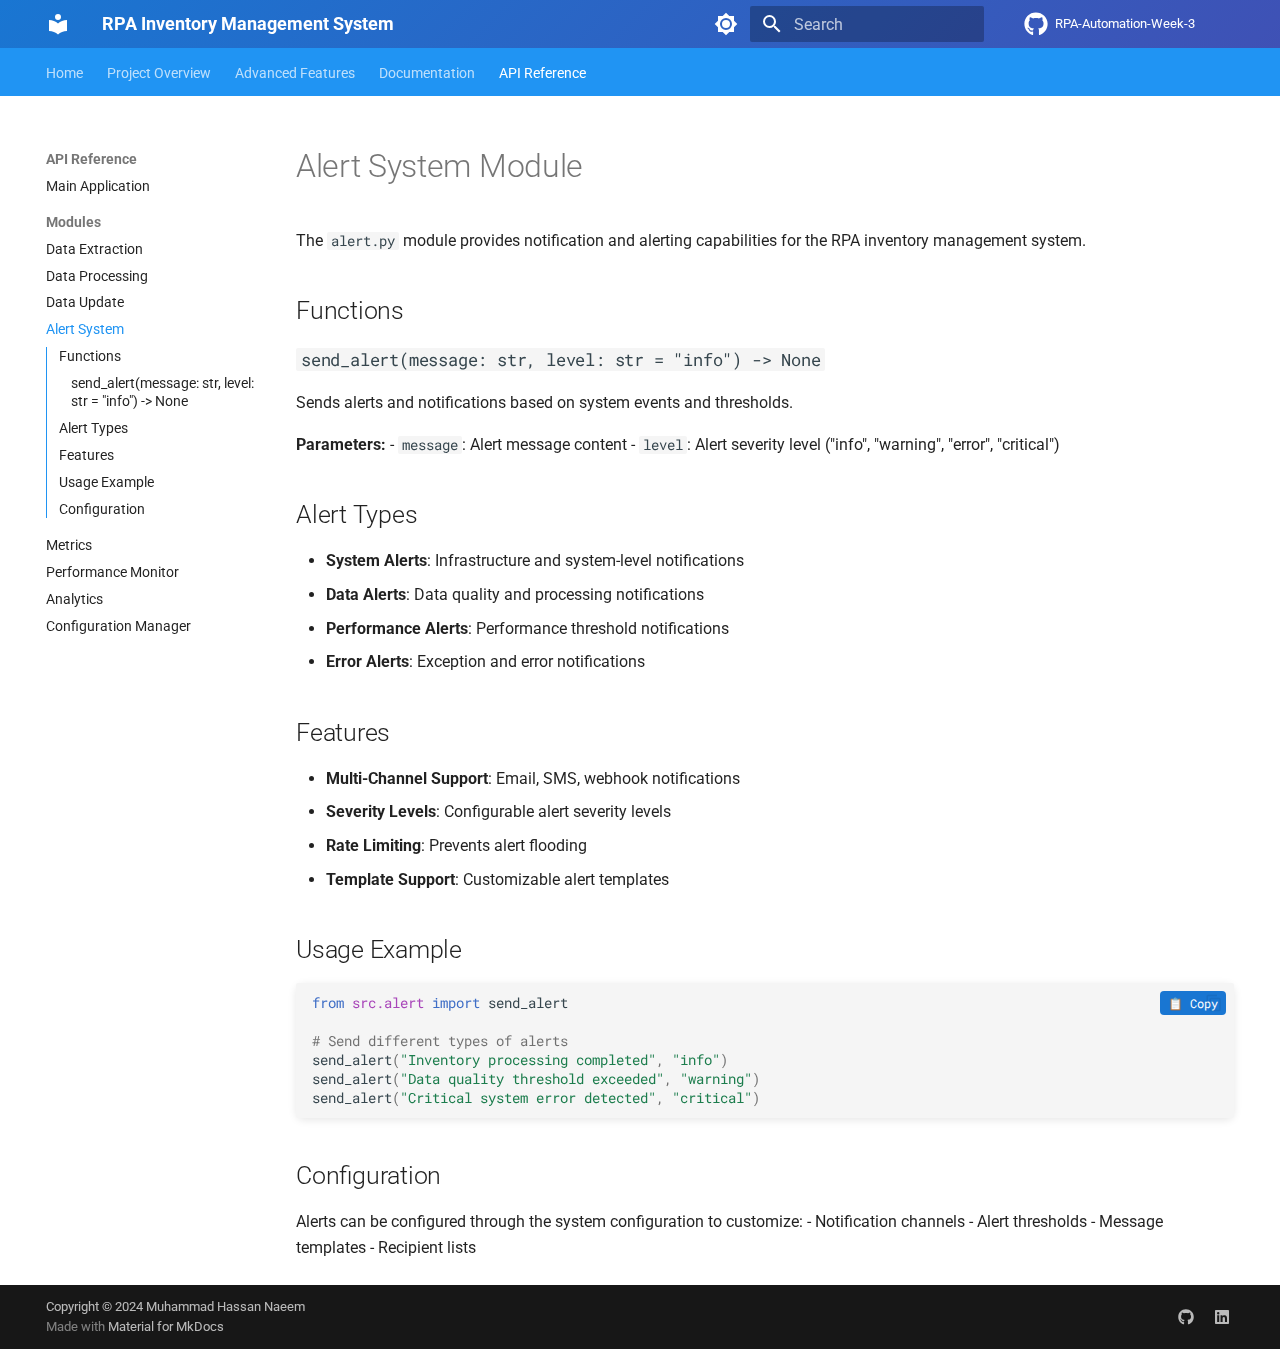
<file: api/alert/index.html>
<!doctype html>
<html lang="en" class="no-js">
  <head>
    
      <meta charset="utf-8">
      <meta name="viewport" content="width=device-width,initial-scale=1">
      
        <meta name="description" content="A comprehensive Robotic Process Automation system for inventory management with data extraction, processing, and analytics capabilities.">
      
      
        <meta name="author" content="Muhammad Hassan Naeem">
      
      
        <link rel="canonical" href="https://github.com/your-username/RPA-Automation-Week-3/api/alert/">
      
      
        <link rel="prev" href="../update/">
      
      
        <link rel="next" href="../metrics/">
      
      
      <link rel="icon" href="../../assets/images/favicon.png">
      <meta name="generator" content="mkdocs-1.6.1, mkdocs-material-9.6.16">
    
    
      
        <title>Alert System - RPA Inventory Management System</title>
      
    
    
      <link rel="stylesheet" href="../../assets/stylesheets/main.7e37652d.min.css">
      
        
        <link rel="stylesheet" href="../../assets/stylesheets/palette.06af60db.min.css">
      
      


    
    
      
    
    
      
        
        
        <link rel="preconnect" href="https://fonts.gstatic.com" crossorigin>
        <link rel="stylesheet" href="https://fonts.googleapis.com/css?family=Roboto:300,300i,400,400i,700,700i%7CRoboto+Mono:400,400i,700,700i&display=fallback">
        <style>:root{--md-text-font:"Roboto";--md-code-font:"Roboto Mono"}</style>
      
    
    
      <link rel="stylesheet" href="../../stylesheets/extra.css">
    
    <script>__md_scope=new URL("../..",location),__md_hash=e=>[...e].reduce(((e,_)=>(e<<5)-e+_.charCodeAt(0)),0),__md_get=(e,_=localStorage,t=__md_scope)=>JSON.parse(_.getItem(t.pathname+"."+e)),__md_set=(e,_,t=localStorage,a=__md_scope)=>{try{t.setItem(a.pathname+"."+e,JSON.stringify(_))}catch(e){}}</script>
    
      

    
    
    
  </head>
  
  
    
    
      
    
    
    
    
    <body dir="ltr" data-md-color-scheme="default" data-md-color-primary="blue" data-md-color-accent="indigo">
  
    
    <input class="md-toggle" data-md-toggle="drawer" type="checkbox" id="__drawer" autocomplete="off">
    <input class="md-toggle" data-md-toggle="search" type="checkbox" id="__search" autocomplete="off">
    <label class="md-overlay" for="__drawer"></label>
    <div data-md-component="skip">
      
        
        <a href="#alert-system-module" class="md-skip">
          Skip to content
        </a>
      
    </div>
    <div data-md-component="announce">
      
    </div>
    
    
      

<header class="md-header" data-md-component="header">
  <nav class="md-header__inner md-grid" aria-label="Header">
    <a href="../.." title="RPA Inventory Management System" class="md-header__button md-logo" aria-label="RPA Inventory Management System" data-md-component="logo">
      
  
  <svg xmlns="http://www.w3.org/2000/svg" viewBox="0 0 24 24"><path d="M12 8a3 3 0 0 0 3-3 3 3 0 0 0-3-3 3 3 0 0 0-3 3 3 3 0 0 0 3 3m0 3.54C9.64 9.35 6.5 8 3 8v11c3.5 0 6.64 1.35 9 3.54 2.36-2.19 5.5-3.54 9-3.54V8c-3.5 0-6.64 1.35-9 3.54"/></svg>

    </a>
    <label class="md-header__button md-icon" for="__drawer">
      
      <svg xmlns="http://www.w3.org/2000/svg" viewBox="0 0 24 24"><path d="M3 6h18v2H3zm0 5h18v2H3zm0 5h18v2H3z"/></svg>
    </label>
    <div class="md-header__title" data-md-component="header-title">
      <div class="md-header__ellipsis">
        <div class="md-header__topic">
          <span class="md-ellipsis">
            RPA Inventory Management System
          </span>
        </div>
        <div class="md-header__topic" data-md-component="header-topic">
          <span class="md-ellipsis">
            
              Alert System
            
          </span>
        </div>
      </div>
    </div>
    
      
        <form class="md-header__option" data-md-component="palette">
  
    
    
    
    <input class="md-option" data-md-color-media="(prefers-color-scheme: light)" data-md-color-scheme="default" data-md-color-primary="blue" data-md-color-accent="indigo"  aria-label="Switch to dark mode"  type="radio" name="__palette" id="__palette_0">
    
      <label class="md-header__button md-icon" title="Switch to dark mode" for="__palette_1" hidden>
        <svg xmlns="http://www.w3.org/2000/svg" viewBox="0 0 24 24"><path d="M12 8a4 4 0 0 0-4 4 4 4 0 0 0 4 4 4 4 0 0 0 4-4 4 4 0 0 0-4-4m0 10a6 6 0 0 1-6-6 6 6 0 0 1 6-6 6 6 0 0 1 6 6 6 6 0 0 1-6 6m8-9.31V4h-4.69L12 .69 8.69 4H4v4.69L.69 12 4 15.31V20h4.69L12 23.31 15.31 20H20v-4.69L23.31 12z"/></svg>
      </label>
    
  
    
    
    
    <input class="md-option" data-md-color-media="(prefers-color-scheme: dark)" data-md-color-scheme="slate" data-md-color-primary="blue" data-md-color-accent="indigo"  aria-label="Switch to light mode"  type="radio" name="__palette" id="__palette_1">
    
      <label class="md-header__button md-icon" title="Switch to light mode" for="__palette_0" hidden>
        <svg xmlns="http://www.w3.org/2000/svg" viewBox="0 0 24 24"><path d="M12 18c-.89 0-1.74-.2-2.5-.55C11.56 16.5 13 14.42 13 12s-1.44-4.5-3.5-5.45C10.26 6.2 11.11 6 12 6a6 6 0 0 1 6 6 6 6 0 0 1-6 6m8-9.31V4h-4.69L12 .69 8.69 4H4v4.69L.69 12 4 15.31V20h4.69L12 23.31 15.31 20H20v-4.69L23.31 12z"/></svg>
      </label>
    
  
</form>
      
    
    
      <script>var palette=__md_get("__palette");if(palette&&palette.color){if("(prefers-color-scheme)"===palette.color.media){var media=matchMedia("(prefers-color-scheme: light)"),input=document.querySelector(media.matches?"[data-md-color-media='(prefers-color-scheme: light)']":"[data-md-color-media='(prefers-color-scheme: dark)']");palette.color.media=input.getAttribute("data-md-color-media"),palette.color.scheme=input.getAttribute("data-md-color-scheme"),palette.color.primary=input.getAttribute("data-md-color-primary"),palette.color.accent=input.getAttribute("data-md-color-accent")}for(var[key,value]of Object.entries(palette.color))document.body.setAttribute("data-md-color-"+key,value)}</script>
    
    
    
      
      
        <label class="md-header__button md-icon" for="__search">
          
          <svg xmlns="http://www.w3.org/2000/svg" viewBox="0 0 24 24"><path d="M9.5 3A6.5 6.5 0 0 1 16 9.5c0 1.61-.59 3.09-1.56 4.23l.27.27h.79l5 5-1.5 1.5-5-5v-.79l-.27-.27A6.52 6.52 0 0 1 9.5 16 6.5 6.5 0 0 1 3 9.5 6.5 6.5 0 0 1 9.5 3m0 2C7 5 5 7 5 9.5S7 14 9.5 14 14 12 14 9.5 12 5 9.5 5"/></svg>
        </label>
        <div class="md-search" data-md-component="search" role="dialog">
  <label class="md-search__overlay" for="__search"></label>
  <div class="md-search__inner" role="search">
    <form class="md-search__form" name="search">
      <input type="text" class="md-search__input" name="query" aria-label="Search" placeholder="Search" autocapitalize="off" autocorrect="off" autocomplete="off" spellcheck="false" data-md-component="search-query" required>
      <label class="md-search__icon md-icon" for="__search">
        
        <svg xmlns="http://www.w3.org/2000/svg" viewBox="0 0 24 24"><path d="M9.5 3A6.5 6.5 0 0 1 16 9.5c0 1.61-.59 3.09-1.56 4.23l.27.27h.79l5 5-1.5 1.5-5-5v-.79l-.27-.27A6.52 6.52 0 0 1 9.5 16 6.5 6.5 0 0 1 3 9.5 6.5 6.5 0 0 1 9.5 3m0 2C7 5 5 7 5 9.5S7 14 9.5 14 14 12 14 9.5 12 5 9.5 5"/></svg>
        
        <svg xmlns="http://www.w3.org/2000/svg" viewBox="0 0 24 24"><path d="M20 11v2H8l5.5 5.5-1.42 1.42L4.16 12l7.92-7.92L13.5 5.5 8 11z"/></svg>
      </label>
      <nav class="md-search__options" aria-label="Search">
        
          <a href="javascript:void(0)" class="md-search__icon md-icon" title="Share" aria-label="Share" data-clipboard data-clipboard-text="" data-md-component="search-share" tabindex="-1">
            
            <svg xmlns="http://www.w3.org/2000/svg" viewBox="0 0 24 24"><path d="M18 16.08c-.76 0-1.44.3-1.96.77L8.91 12.7c.05-.23.09-.46.09-.7s-.04-.47-.09-.7l7.05-4.11c.54.5 1.25.81 2.04.81a3 3 0 0 0 3-3 3 3 0 0 0-3-3 3 3 0 0 0-3 3c0 .24.04.47.09.7L8.04 9.81C7.5 9.31 6.79 9 6 9a3 3 0 0 0-3 3 3 3 0 0 0 3 3c.79 0 1.5-.31 2.04-.81l7.12 4.15c-.05.21-.08.43-.08.66 0 1.61 1.31 2.91 2.92 2.91s2.92-1.3 2.92-2.91A2.92 2.92 0 0 0 18 16.08"/></svg>
          </a>
        
        <button type="reset" class="md-search__icon md-icon" title="Clear" aria-label="Clear" tabindex="-1">
          
          <svg xmlns="http://www.w3.org/2000/svg" viewBox="0 0 24 24"><path d="M19 6.41 17.59 5 12 10.59 6.41 5 5 6.41 10.59 12 5 17.59 6.41 19 12 13.41 17.59 19 19 17.59 13.41 12z"/></svg>
        </button>
      </nav>
      
    </form>
    <div class="md-search__output">
      <div class="md-search__scrollwrap" tabindex="0" data-md-scrollfix>
        <div class="md-search-result" data-md-component="search-result">
          <div class="md-search-result__meta">
            Initializing search
          </div>
          <ol class="md-search-result__list" role="presentation"></ol>
        </div>
      </div>
    </div>
  </div>
</div>
      
    
    
      <div class="md-header__source">
        <a href="https://github.com/your-username/RPA-Automation-Week-3" title="Go to repository" class="md-source" data-md-component="source">
  <div class="md-source__icon md-icon">
    
    <svg xmlns="http://www.w3.org/2000/svg" viewBox="0 0 512 512"><!--! Font Awesome Free 7.0.0 by @fontawesome - https://fontawesome.com License - https://fontawesome.com/license/free (Icons: CC BY 4.0, Fonts: SIL OFL 1.1, Code: MIT License) Copyright 2025 Fonticons, Inc.--><path fill="currentColor" d="M173.9 397.4c0 2-2.3 3.6-5.2 3.6-3.3.3-5.6-1.3-5.6-3.6 0-2 2.3-3.6 5.2-3.6 3-.3 5.6 1.3 5.6 3.6m-31.1-4.5c-.7 2 1.3 4.3 4.3 4.9 2.6 1 5.6 0 6.2-2s-1.3-4.3-4.3-5.2c-2.6-.7-5.5.3-6.2 2.3m44.2-1.7c-2.9.7-4.9 2.6-4.6 4.9.3 2 2.9 3.3 5.9 2.6 2.9-.7 4.9-2.6 4.6-4.6-.3-1.9-3-3.2-5.9-2.9M252.8 8C114.1 8 8 113.3 8 252c0 110.9 69.8 205.8 169.5 239.2 12.8 2.3 17.3-5.6 17.3-12.1 0-6.2-.3-40.4-.3-61.4 0 0-70 15-84.7-29.8 0 0-11.4-29.1-27.8-36.6 0 0-22.9-15.7 1.6-15.4 0 0 24.9 2 38.6 25.8 21.9 38.6 58.6 27.5 72.9 20.9 2.3-16 8.8-27.1 16-33.7-55.9-6.2-112.3-14.3-112.3-110.5 0-27.5 7.6-41.3 23.6-58.9-2.6-6.5-11.1-33.3 2.6-67.9 20.9-6.5 69 27 69 27 20-5.6 41.5-8.5 62.8-8.5s42.8 2.9 62.8 8.5c0 0 48.1-33.6 69-27 13.7 34.7 5.2 61.4 2.6 67.9 16 17.7 25.8 31.5 25.8 58.9 0 96.5-58.9 104.2-114.8 110.5 9.2 7.9 17 22.9 17 46.4 0 33.7-.3 75.4-.3 83.6 0 6.5 4.6 14.4 17.3 12.1C436.2 457.8 504 362.9 504 252 504 113.3 391.5 8 252.8 8M105.2 352.9c-1.3 1-1 3.3.7 5.2 1.6 1.6 3.9 2.3 5.2 1 1.3-1 1-3.3-.7-5.2-1.6-1.6-3.9-2.3-5.2-1m-10.8-8.1c-.7 1.3.3 2.9 2.3 3.9 1.6 1 3.6.7 4.3-.7.7-1.3-.3-2.9-2.3-3.9-2-.6-3.6-.3-4.3.7m32.4 35.6c-1.6 1.3-1 4.3 1.3 6.2 2.3 2.3 5.2 2.6 6.5 1 1.3-1.3.7-4.3-1.3-6.2-2.2-2.3-5.2-2.6-6.5-1m-11.4-14.7c-1.6 1-1.6 3.6 0 5.9s4.3 3.3 5.6 2.3c1.6-1.3 1.6-3.9 0-6.2-1.4-2.3-4-3.3-5.6-2"/></svg>
  </div>
  <div class="md-source__repository">
    RPA-Automation-Week-3
  </div>
</a>
      </div>
    
  </nav>
  
</header>
    
    <div class="md-container" data-md-component="container">
      
      
        
          
            
<nav class="md-tabs" aria-label="Tabs" data-md-component="tabs">
  <div class="md-grid">
    <ul class="md-tabs__list">
      
        
  
  
  
  
    <li class="md-tabs__item">
      <a href="../.." class="md-tabs__link">
        
  
  
    
  
  Home

      </a>
    </li>
  

      
        
  
  
  
  
    <li class="md-tabs__item">
      <a href="../../PROJECT_OVERVIEW/" class="md-tabs__link">
        
  
  
    
  
  Project Overview

      </a>
    </li>
  

      
        
  
  
  
  
    <li class="md-tabs__item">
      <a href="../../ADVANCED_FEATURES/" class="md-tabs__link">
        
  
  
    
  
  Advanced Features

      </a>
    </li>
  

      
        
  
  
  
  
    
    
      <li class="md-tabs__item">
        <a href="../../process_documentation/" class="md-tabs__link">
          
  
  
  Documentation

        </a>
      </li>
    
  

      
        
  
  
  
    
  
  
    
    
      <li class="md-tabs__item md-tabs__item--active">
        <a href="../main/" class="md-tabs__link">
          
  
  
  API Reference

        </a>
      </li>
    
  

      
    </ul>
  </div>
</nav>
          
        
      
      <main class="md-main" data-md-component="main">
        <div class="md-main__inner md-grid">
          
            
              
              <div class="md-sidebar md-sidebar--primary" data-md-component="sidebar" data-md-type="navigation" >
                <div class="md-sidebar__scrollwrap">
                  <div class="md-sidebar__inner">
                    


  


  

<nav class="md-nav md-nav--primary md-nav--lifted md-nav--integrated" aria-label="Navigation" data-md-level="0">
  <label class="md-nav__title" for="__drawer">
    <a href="../.." title="RPA Inventory Management System" class="md-nav__button md-logo" aria-label="RPA Inventory Management System" data-md-component="logo">
      
  
  <svg xmlns="http://www.w3.org/2000/svg" viewBox="0 0 24 24"><path d="M12 8a3 3 0 0 0 3-3 3 3 0 0 0-3-3 3 3 0 0 0-3 3 3 3 0 0 0 3 3m0 3.54C9.64 9.35 6.5 8 3 8v11c3.5 0 6.64 1.35 9 3.54 2.36-2.19 5.5-3.54 9-3.54V8c-3.5 0-6.64 1.35-9 3.54"/></svg>

    </a>
    RPA Inventory Management System
  </label>
  
    <div class="md-nav__source">
      <a href="https://github.com/your-username/RPA-Automation-Week-3" title="Go to repository" class="md-source" data-md-component="source">
  <div class="md-source__icon md-icon">
    
    <svg xmlns="http://www.w3.org/2000/svg" viewBox="0 0 512 512"><!--! Font Awesome Free 7.0.0 by @fontawesome - https://fontawesome.com License - https://fontawesome.com/license/free (Icons: CC BY 4.0, Fonts: SIL OFL 1.1, Code: MIT License) Copyright 2025 Fonticons, Inc.--><path fill="currentColor" d="M173.9 397.4c0 2-2.3 3.6-5.2 3.6-3.3.3-5.6-1.3-5.6-3.6 0-2 2.3-3.6 5.2-3.6 3-.3 5.6 1.3 5.6 3.6m-31.1-4.5c-.7 2 1.3 4.3 4.3 4.9 2.6 1 5.6 0 6.2-2s-1.3-4.3-4.3-5.2c-2.6-.7-5.5.3-6.2 2.3m44.2-1.7c-2.9.7-4.9 2.6-4.6 4.9.3 2 2.9 3.3 5.9 2.6 2.9-.7 4.9-2.6 4.6-4.6-.3-1.9-3-3.2-5.9-2.9M252.8 8C114.1 8 8 113.3 8 252c0 110.9 69.8 205.8 169.5 239.2 12.8 2.3 17.3-5.6 17.3-12.1 0-6.2-.3-40.4-.3-61.4 0 0-70 15-84.7-29.8 0 0-11.4-29.1-27.8-36.6 0 0-22.9-15.7 1.6-15.4 0 0 24.9 2 38.6 25.8 21.9 38.6 58.6 27.5 72.9 20.9 2.3-16 8.8-27.1 16-33.7-55.9-6.2-112.3-14.3-112.3-110.5 0-27.5 7.6-41.3 23.6-58.9-2.6-6.5-11.1-33.3 2.6-67.9 20.9-6.5 69 27 69 27 20-5.6 41.5-8.5 62.8-8.5s42.8 2.9 62.8 8.5c0 0 48.1-33.6 69-27 13.7 34.7 5.2 61.4 2.6 67.9 16 17.7 25.8 31.5 25.8 58.9 0 96.5-58.9 104.2-114.8 110.5 9.2 7.9 17 22.9 17 46.4 0 33.7-.3 75.4-.3 83.6 0 6.5 4.6 14.4 17.3 12.1C436.2 457.8 504 362.9 504 252 504 113.3 391.5 8 252.8 8M105.2 352.9c-1.3 1-1 3.3.7 5.2 1.6 1.6 3.9 2.3 5.2 1 1.3-1 1-3.3-.7-5.2-1.6-1.6-3.9-2.3-5.2-1m-10.8-8.1c-.7 1.3.3 2.9 2.3 3.9 1.6 1 3.6.7 4.3-.7.7-1.3-.3-2.9-2.3-3.9-2-.6-3.6-.3-4.3.7m32.4 35.6c-1.6 1.3-1 4.3 1.3 6.2 2.3 2.3 5.2 2.6 6.5 1 1.3-1.3.7-4.3-1.3-6.2-2.2-2.3-5.2-2.6-6.5-1m-11.4-14.7c-1.6 1-1.6 3.6 0 5.9s4.3 3.3 5.6 2.3c1.6-1.3 1.6-3.9 0-6.2-1.4-2.3-4-3.3-5.6-2"/></svg>
  </div>
  <div class="md-source__repository">
    RPA-Automation-Week-3
  </div>
</a>
    </div>
  
  <ul class="md-nav__list" data-md-scrollfix>
    
      
      
  
  
  
  
    <li class="md-nav__item">
      <a href="../.." class="md-nav__link">
        
  
  
  <span class="md-ellipsis">
    Home
    
  </span>
  

      </a>
    </li>
  

    
      
      
  
  
  
  
    <li class="md-nav__item">
      <a href="../../PROJECT_OVERVIEW/" class="md-nav__link">
        
  
  
  <span class="md-ellipsis">
    Project Overview
    
  </span>
  

      </a>
    </li>
  

    
      
      
  
  
  
  
    <li class="md-nav__item">
      <a href="../../ADVANCED_FEATURES/" class="md-nav__link">
        
  
  
  <span class="md-ellipsis">
    Advanced Features
    
  </span>
  

      </a>
    </li>
  

    
      
      
  
  
  
  
    
    
    
    
      
      
        
      
    
    
    <li class="md-nav__item md-nav__item--nested">
      
        
        
          
        
        <input class="md-nav__toggle md-toggle md-toggle--indeterminate" type="checkbox" id="__nav_4" >
        
          
          <label class="md-nav__link" for="__nav_4" id="__nav_4_label" tabindex="0">
            
  
  
  <span class="md-ellipsis">
    Documentation
    
  </span>
  

            <span class="md-nav__icon md-icon"></span>
          </label>
        
        <nav class="md-nav" data-md-level="1" aria-labelledby="__nav_4_label" aria-expanded="false">
          <label class="md-nav__title" for="__nav_4">
            <span class="md-nav__icon md-icon"></span>
            Documentation
          </label>
          <ul class="md-nav__list" data-md-scrollfix>
            
              
                
  
  
  
  
    <li class="md-nav__item">
      <a href="../../process_documentation/" class="md-nav__link">
        
  
  
  <span class="md-ellipsis">
    Process Documentation
    
  </span>
  

      </a>
    </li>
  

              
            
          </ul>
        </nav>
      
    </li>
  

    
      
      
  
  
    
  
  
  
    
    
    
    
      
        
        
      
      
        
      
    
    
    <li class="md-nav__item md-nav__item--active md-nav__item--section md-nav__item--nested">
      
        
        
        <input class="md-nav__toggle md-toggle " type="checkbox" id="__nav_5" checked>
        
          
          <label class="md-nav__link" for="__nav_5" id="__nav_5_label" tabindex="">
            
  
  
  <span class="md-ellipsis">
    API Reference
    
  </span>
  

            <span class="md-nav__icon md-icon"></span>
          </label>
        
        <nav class="md-nav" data-md-level="1" aria-labelledby="__nav_5_label" aria-expanded="true">
          <label class="md-nav__title" for="__nav_5">
            <span class="md-nav__icon md-icon"></span>
            API Reference
          </label>
          <ul class="md-nav__list" data-md-scrollfix>
            
              
                
  
  
  
  
    <li class="md-nav__item">
      <a href="../main/" class="md-nav__link">
        
  
  
  <span class="md-ellipsis">
    Main Application
    
  </span>
  

      </a>
    </li>
  

              
            
              
                
  
  
    
  
  
  
    
    
    
    
      
      
        
          
          
        
      
    
    
    <li class="md-nav__item md-nav__item--active md-nav__item--section md-nav__item--nested">
      
        
        
        <input class="md-nav__toggle md-toggle " type="checkbox" id="__nav_5_2" checked>
        
          
          <label class="md-nav__link" for="__nav_5_2" id="__nav_5_2_label" tabindex="">
            
  
  
  <span class="md-ellipsis">
    Modules
    
  </span>
  

            <span class="md-nav__icon md-icon"></span>
          </label>
        
        <nav class="md-nav" data-md-level="2" aria-labelledby="__nav_5_2_label" aria-expanded="true">
          <label class="md-nav__title" for="__nav_5_2">
            <span class="md-nav__icon md-icon"></span>
            Modules
          </label>
          <ul class="md-nav__list" data-md-scrollfix>
            
              
                
  
  
  
  
    <li class="md-nav__item">
      <a href="../extract/" class="md-nav__link">
        
  
  
  <span class="md-ellipsis">
    Data Extraction
    
  </span>
  

      </a>
    </li>
  

              
            
              
                
  
  
  
  
    <li class="md-nav__item">
      <a href="../process/" class="md-nav__link">
        
  
  
  <span class="md-ellipsis">
    Data Processing
    
  </span>
  

      </a>
    </li>
  

              
            
              
                
  
  
  
  
    <li class="md-nav__item">
      <a href="../update/" class="md-nav__link">
        
  
  
  <span class="md-ellipsis">
    Data Update
    
  </span>
  

      </a>
    </li>
  

              
            
              
                
  
  
    
  
  
  
    <li class="md-nav__item md-nav__item--active">
      
      <input class="md-nav__toggle md-toggle" type="checkbox" id="__toc">
      
      
        
      
      
        <label class="md-nav__link md-nav__link--active" for="__toc">
          
  
  
  <span class="md-ellipsis">
    Alert System
    
  </span>
  

          <span class="md-nav__icon md-icon"></span>
        </label>
      
      <a href="./" class="md-nav__link md-nav__link--active">
        
  
  
  <span class="md-ellipsis">
    Alert System
    
  </span>
  

      </a>
      
        

<nav class="md-nav md-nav--secondary" aria-label="Table of contents">
  
  
  
    
  
  
    <label class="md-nav__title" for="__toc">
      <span class="md-nav__icon md-icon"></span>
      Table of contents
    </label>
    <ul class="md-nav__list" data-md-component="toc" data-md-scrollfix>
      
        <li class="md-nav__item">
  <a href="#functions" class="md-nav__link">
    <span class="md-ellipsis">
      Functions
    </span>
  </a>
  
    <nav class="md-nav" aria-label="Functions">
      <ul class="md-nav__list">
        
          <li class="md-nav__item">
  <a href="#send_alertmessage-str-level-str-info-none" class="md-nav__link">
    <span class="md-ellipsis">
      send_alert(message: str, level: str = "info") -&gt; None
    </span>
  </a>
  
</li>
        
      </ul>
    </nav>
  
</li>
      
        <li class="md-nav__item">
  <a href="#alert-types" class="md-nav__link">
    <span class="md-ellipsis">
      Alert Types
    </span>
  </a>
  
</li>
      
        <li class="md-nav__item">
  <a href="#features" class="md-nav__link">
    <span class="md-ellipsis">
      Features
    </span>
  </a>
  
</li>
      
        <li class="md-nav__item">
  <a href="#usage-example" class="md-nav__link">
    <span class="md-ellipsis">
      Usage Example
    </span>
  </a>
  
</li>
      
        <li class="md-nav__item">
  <a href="#configuration" class="md-nav__link">
    <span class="md-ellipsis">
      Configuration
    </span>
  </a>
  
</li>
      
    </ul>
  
</nav>
      
    </li>
  

              
            
              
                
  
  
  
  
    <li class="md-nav__item">
      <a href="../metrics/" class="md-nav__link">
        
  
  
  <span class="md-ellipsis">
    Metrics
    
  </span>
  

      </a>
    </li>
  

              
            
              
                
  
  
  
  
    <li class="md-nav__item">
      <a href="../performance_monitor/" class="md-nav__link">
        
  
  
  <span class="md-ellipsis">
    Performance Monitor
    
  </span>
  

      </a>
    </li>
  

              
            
              
                
  
  
  
  
    <li class="md-nav__item">
      <a href="../analytics/" class="md-nav__link">
        
  
  
  <span class="md-ellipsis">
    Analytics
    
  </span>
  

      </a>
    </li>
  

              
            
              
                
  
  
  
  
    <li class="md-nav__item">
      <a href="../config_manager/" class="md-nav__link">
        
  
  
  <span class="md-ellipsis">
    Configuration Manager
    
  </span>
  

      </a>
    </li>
  

              
            
          </ul>
        </nav>
      
    </li>
  

              
            
          </ul>
        </nav>
      
    </li>
  

    
  </ul>
</nav>
                  </div>
                </div>
              </div>
            
            
          
          
            <div class="md-content" data-md-component="content">
              <article class="md-content__inner md-typeset">
                
                  


  
  


<h1 id="alert-system-module">Alert System Module<a class="headerlink" href="#alert-system-module" title="Permanent link">&para;</a></h1>
<p>The <code>alert.py</code> module provides notification and alerting capabilities for the RPA inventory management system.</p>
<h2 id="functions">Functions<a class="headerlink" href="#functions" title="Permanent link">&para;</a></h2>
<h3 id="send_alertmessage-str-level-str-info-none"><code>send_alert(message: str, level: str = "info") -&gt; None</code><a class="headerlink" href="#send_alertmessage-str-level-str-info-none" title="Permanent link">&para;</a></h3>
<p>Sends alerts and notifications based on system events and thresholds.</p>
<p><strong>Parameters:</strong>
- <code>message</code>: Alert message content
- <code>level</code>: Alert severity level ("info", "warning", "error", "critical")</p>
<h2 id="alert-types">Alert Types<a class="headerlink" href="#alert-types" title="Permanent link">&para;</a></h2>
<ul>
<li><strong>System Alerts</strong>: Infrastructure and system-level notifications</li>
<li><strong>Data Alerts</strong>: Data quality and processing notifications</li>
<li><strong>Performance Alerts</strong>: Performance threshold notifications</li>
<li><strong>Error Alerts</strong>: Exception and error notifications</li>
</ul>
<h2 id="features">Features<a class="headerlink" href="#features" title="Permanent link">&para;</a></h2>
<ul>
<li><strong>Multi-Channel Support</strong>: Email, SMS, webhook notifications</li>
<li><strong>Severity Levels</strong>: Configurable alert severity levels</li>
<li><strong>Rate Limiting</strong>: Prevents alert flooding</li>
<li><strong>Template Support</strong>: Customizable alert templates</li>
</ul>
<h2 id="usage-example">Usage Example<a class="headerlink" href="#usage-example" title="Permanent link">&para;</a></h2>
<div class="language-python highlight"><pre><span></span><code><span id="__span-0-1"><a id="__codelineno-0-1" name="__codelineno-0-1" href="#__codelineno-0-1"></a><span class="kn">from</span><span class="w"> </span><span class="nn">src.alert</span><span class="w"> </span><span class="kn">import</span> <span class="n">send_alert</span>
</span><span id="__span-0-2"><a id="__codelineno-0-2" name="__codelineno-0-2" href="#__codelineno-0-2"></a>
</span><span id="__span-0-3"><a id="__codelineno-0-3" name="__codelineno-0-3" href="#__codelineno-0-3"></a><span class="c1"># Send different types of alerts</span>
</span><span id="__span-0-4"><a id="__codelineno-0-4" name="__codelineno-0-4" href="#__codelineno-0-4"></a><span class="n">send_alert</span><span class="p">(</span><span class="s2">&quot;Inventory processing completed&quot;</span><span class="p">,</span> <span class="s2">&quot;info&quot;</span><span class="p">)</span>
</span><span id="__span-0-5"><a id="__codelineno-0-5" name="__codelineno-0-5" href="#__codelineno-0-5"></a><span class="n">send_alert</span><span class="p">(</span><span class="s2">&quot;Data quality threshold exceeded&quot;</span><span class="p">,</span> <span class="s2">&quot;warning&quot;</span><span class="p">)</span>
</span><span id="__span-0-6"><a id="__codelineno-0-6" name="__codelineno-0-6" href="#__codelineno-0-6"></a><span class="n">send_alert</span><span class="p">(</span><span class="s2">&quot;Critical system error detected&quot;</span><span class="p">,</span> <span class="s2">&quot;critical&quot;</span><span class="p">)</span>
</span></code></pre></div>
<h2 id="configuration">Configuration<a class="headerlink" href="#configuration" title="Permanent link">&para;</a></h2>
<p>Alerts can be configured through the system configuration to customize:
- Notification channels
- Alert thresholds
- Message templates
- Recipient lists</p>












                
              </article>
            </div>
          
          
<script>var target=document.getElementById(location.hash.slice(1));target&&target.name&&(target.checked=target.name.startsWith("__tabbed_"))</script>
        </div>
        
          <button type="button" class="md-top md-icon" data-md-component="top" hidden>
  
  <svg xmlns="http://www.w3.org/2000/svg" viewBox="0 0 24 24"><path d="M13 20h-2V8l-5.5 5.5-1.42-1.42L12 4.16l7.92 7.92-1.42 1.42L13 8z"/></svg>
  Back to top
</button>
        
      </main>
      
        <footer class="md-footer">
  
  <div class="md-footer-meta md-typeset">
    <div class="md-footer-meta__inner md-grid">
      <div class="md-copyright">
  
    <div class="md-copyright__highlight">
      Copyright &copy; 2024 Muhammad Hassan Naeem
    </div>
  
  
    Made with
    <a href="https://squidfunk.github.io/mkdocs-material/" target="_blank" rel="noopener">
      Material for MkDocs
    </a>
  
</div>
      
        <div class="md-social">
  
    
    
    
    
      
      
    
    <a href="https://github.com/your-username" target="_blank" rel="noopener" title="github.com" class="md-social__link">
      <svg xmlns="http://www.w3.org/2000/svg" viewBox="0 0 512 512"><!--! Font Awesome Free 7.0.0 by @fontawesome - https://fontawesome.com License - https://fontawesome.com/license/free (Icons: CC BY 4.0, Fonts: SIL OFL 1.1, Code: MIT License) Copyright 2025 Fonticons, Inc.--><path fill="currentColor" d="M173.9 397.4c0 2-2.3 3.6-5.2 3.6-3.3.3-5.6-1.3-5.6-3.6 0-2 2.3-3.6 5.2-3.6 3-.3 5.6 1.3 5.6 3.6m-31.1-4.5c-.7 2 1.3 4.3 4.3 4.9 2.6 1 5.6 0 6.2-2s-1.3-4.3-4.3-5.2c-2.6-.7-5.5.3-6.2 2.3m44.2-1.7c-2.9.7-4.9 2.6-4.6 4.9.3 2 2.9 3.3 5.9 2.6 2.9-.7 4.9-2.6 4.6-4.6-.3-1.9-3-3.2-5.9-2.9M252.8 8C114.1 8 8 113.3 8 252c0 110.9 69.8 205.8 169.5 239.2 12.8 2.3 17.3-5.6 17.3-12.1 0-6.2-.3-40.4-.3-61.4 0 0-70 15-84.7-29.8 0 0-11.4-29.1-27.8-36.6 0 0-22.9-15.7 1.6-15.4 0 0 24.9 2 38.6 25.8 21.9 38.6 58.6 27.5 72.9 20.9 2.3-16 8.8-27.1 16-33.7-55.9-6.2-112.3-14.3-112.3-110.5 0-27.5 7.6-41.3 23.6-58.9-2.6-6.5-11.1-33.3 2.6-67.9 20.9-6.5 69 27 69 27 20-5.6 41.5-8.5 62.8-8.5s42.8 2.9 62.8 8.5c0 0 48.1-33.6 69-27 13.7 34.7 5.2 61.4 2.6 67.9 16 17.7 25.8 31.5 25.8 58.9 0 96.5-58.9 104.2-114.8 110.5 9.2 7.9 17 22.9 17 46.4 0 33.7-.3 75.4-.3 83.6 0 6.5 4.6 14.4 17.3 12.1C436.2 457.8 504 362.9 504 252 504 113.3 391.5 8 252.8 8M105.2 352.9c-1.3 1-1 3.3.7 5.2 1.6 1.6 3.9 2.3 5.2 1 1.3-1 1-3.3-.7-5.2-1.6-1.6-3.9-2.3-5.2-1m-10.8-8.1c-.7 1.3.3 2.9 2.3 3.9 1.6 1 3.6.7 4.3-.7.7-1.3-.3-2.9-2.3-3.9-2-.6-3.6-.3-4.3.7m32.4 35.6c-1.6 1.3-1 4.3 1.3 6.2 2.3 2.3 5.2 2.6 6.5 1 1.3-1.3.7-4.3-1.3-6.2-2.2-2.3-5.2-2.6-6.5-1m-11.4-14.7c-1.6 1-1.6 3.6 0 5.9s4.3 3.3 5.6 2.3c1.6-1.3 1.6-3.9 0-6.2-1.4-2.3-4-3.3-5.6-2"/></svg>
    </a>
  
    
    
    
    
      
      
    
    <a href="https://linkedin.com/in/your-profile" target="_blank" rel="noopener" title="linkedin.com" class="md-social__link">
      <svg xmlns="http://www.w3.org/2000/svg" viewBox="0 0 448 512"><!--! Font Awesome Free 7.0.0 by @fontawesome - https://fontawesome.com License - https://fontawesome.com/license/free (Icons: CC BY 4.0, Fonts: SIL OFL 1.1, Code: MIT License) Copyright 2025 Fonticons, Inc.--><path fill="currentColor" d="M416 32H31.9C14.3 32 0 46.5 0 64.3v383.4C0 465.5 14.3 480 31.9 480H416c17.6 0 32-14.5 32-32.3V64.3c0-17.8-14.4-32.3-32-32.3M135.4 416H69V202.2h66.5V416zM102.2 96a38.5 38.5 0 1 1 0 77 38.5 38.5 0 1 1 0-77m282.1 320h-66.4V312c0-24.8-.5-56.7-34.5-56.7-34.6 0-39.9 27-39.9 54.9V416h-66.4V202.2h63.7v29.2h.9c8.9-16.8 30.6-34.5 62.9-34.5 67.2 0 79.7 44.3 79.7 101.9z"/></svg>
    </a>
  
</div>
      
    </div>
  </div>
</footer>
      
    </div>
    <div class="md-dialog" data-md-component="dialog">
      <div class="md-dialog__inner md-typeset"></div>
    </div>
    
    
    
      
      <script id="__config" type="application/json">{"base": "../..", "features": ["navigation.tabs", "navigation.sections", "navigation.expand", "navigation.top", "search.highlight", "search.share", "content.code.copy", "content.code.annotate", "toc.follow", "toc.integrate"], "search": "../../assets/javascripts/workers/search.d50fe291.min.js", "tags": null, "translations": {"clipboard.copied": "Copied to clipboard", "clipboard.copy": "Copy to clipboard", "search.result.more.one": "1 more on this page", "search.result.more.other": "# more on this page", "search.result.none": "No matching documents", "search.result.one": "1 matching document", "search.result.other": "# matching documents", "search.result.placeholder": "Type to start searching", "search.result.term.missing": "Missing", "select.version": "Select version"}, "version": null}</script>
    
    
      <script src="../../assets/javascripts/bundle.50899def.min.js"></script>
      
        <script src="../../javascripts/extra.js"></script>
      
    
  </body>
</html>
</file>
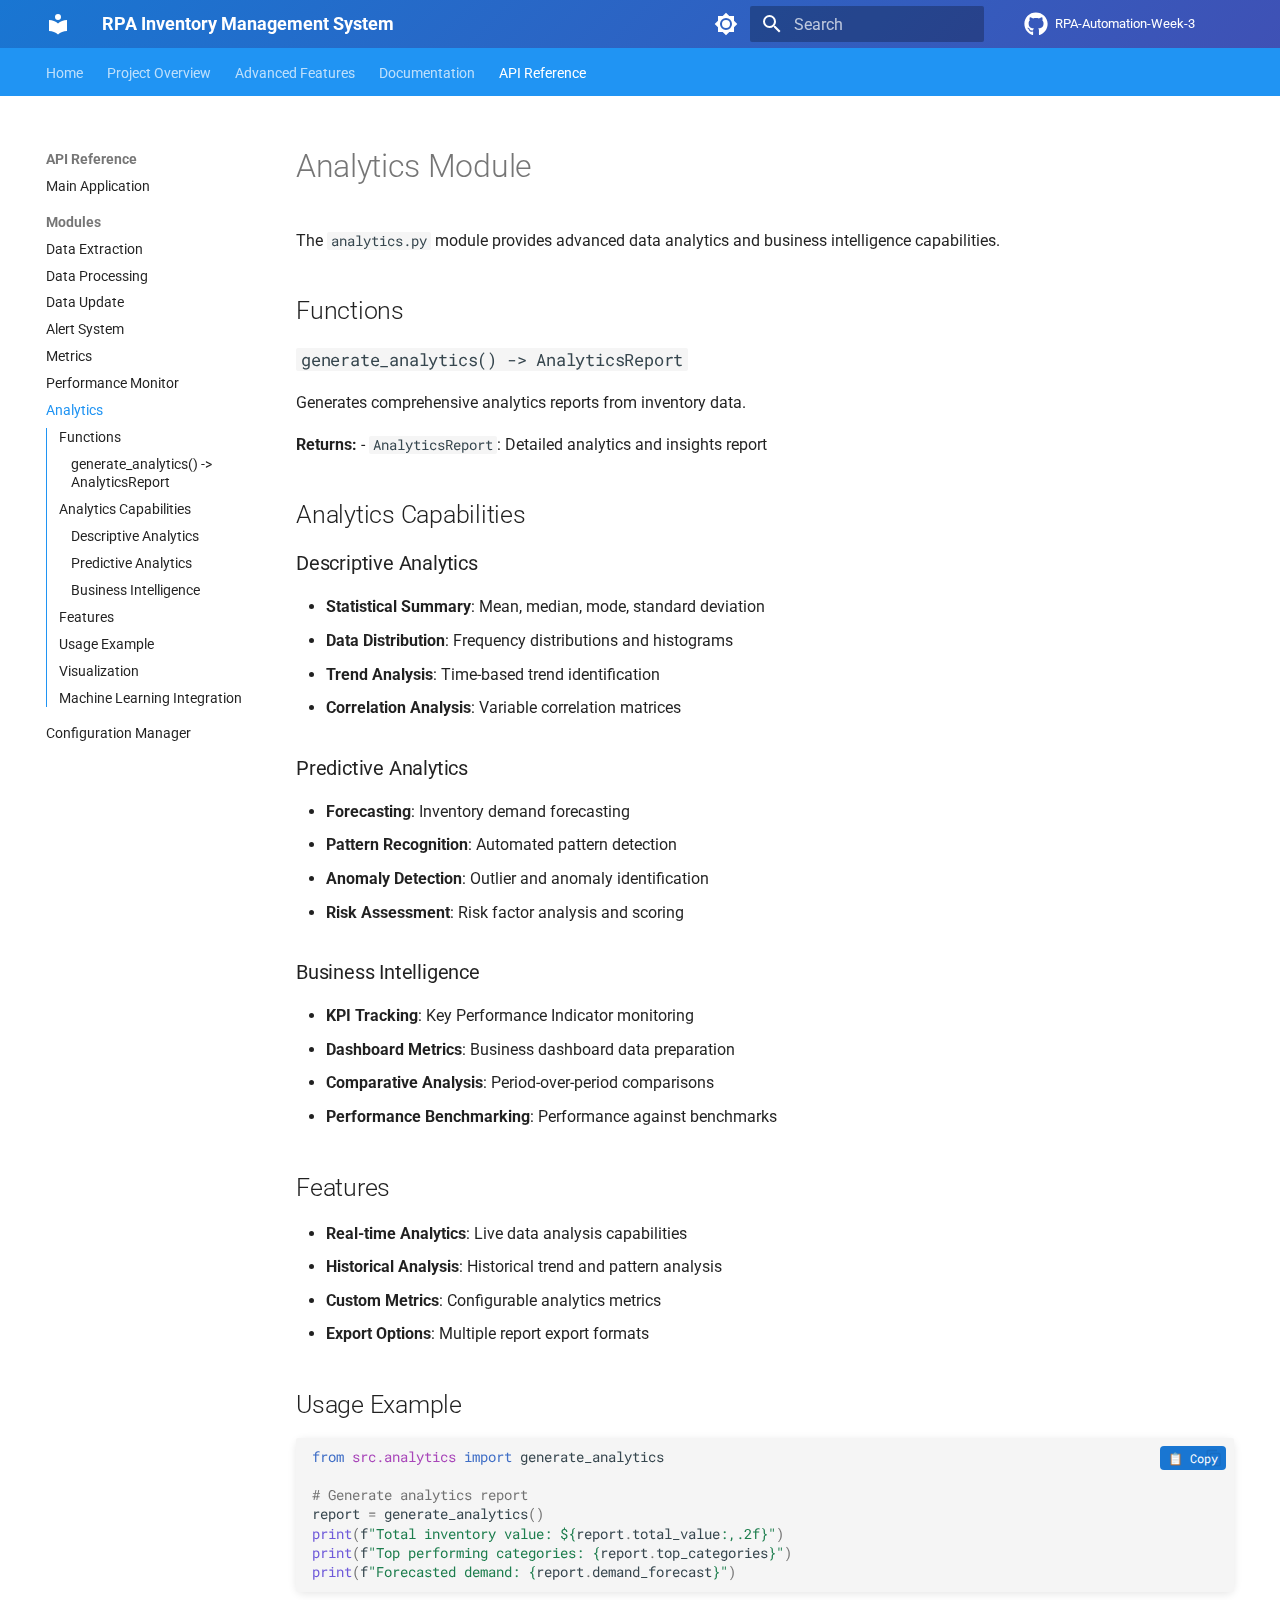
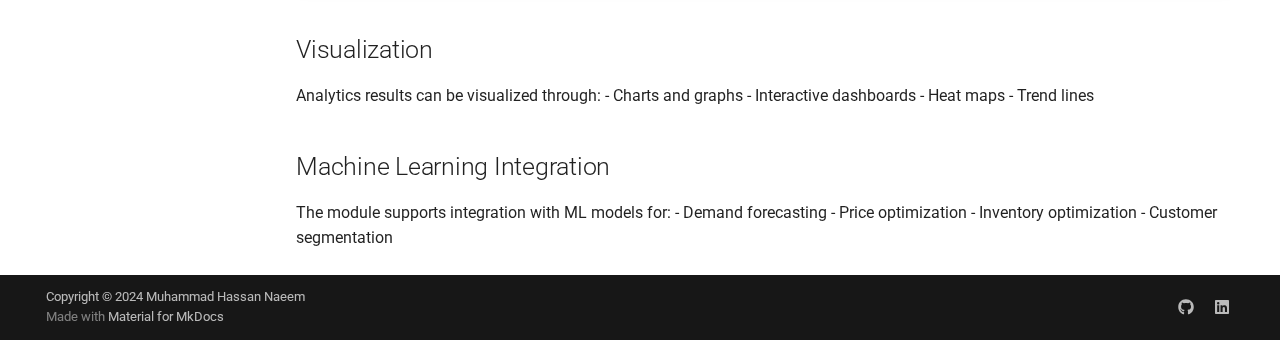
<file: api/analytics/index.html>
<!doctype html>
<html lang="en" class="no-js">
  <head>
    
      <meta charset="utf-8">
      <meta name="viewport" content="width=device-width,initial-scale=1">
      
        <meta name="description" content="A comprehensive Robotic Process Automation system for inventory management with data extraction, processing, and analytics capabilities.">
      
      
        <meta name="author" content="Muhammad Hassan Naeem">
      
      
        <link rel="canonical" href="https://github.com/your-username/RPA-Automation-Week-3/api/analytics/">
      
      
        <link rel="prev" href="../performance_monitor/">
      
      
        <link rel="next" href="../config_manager/">
      
      
      <link rel="icon" href="../../assets/images/favicon.png">
      <meta name="generator" content="mkdocs-1.6.1, mkdocs-material-9.6.16">
    
    
      
        <title>Analytics - RPA Inventory Management System</title>
      
    
    
      <link rel="stylesheet" href="../../assets/stylesheets/main.7e37652d.min.css">
      
        
        <link rel="stylesheet" href="../../assets/stylesheets/palette.06af60db.min.css">
      
      


    
    
      
    
    
      
        
        
        <link rel="preconnect" href="https://fonts.gstatic.com" crossorigin>
        <link rel="stylesheet" href="https://fonts.googleapis.com/css?family=Roboto:300,300i,400,400i,700,700i%7CRoboto+Mono:400,400i,700,700i&display=fallback">
        <style>:root{--md-text-font:"Roboto";--md-code-font:"Roboto Mono"}</style>
      
    
    
      <link rel="stylesheet" href="../../stylesheets/extra.css">
    
    <script>__md_scope=new URL("../..",location),__md_hash=e=>[...e].reduce(((e,_)=>(e<<5)-e+_.charCodeAt(0)),0),__md_get=(e,_=localStorage,t=__md_scope)=>JSON.parse(_.getItem(t.pathname+"."+e)),__md_set=(e,_,t=localStorage,a=__md_scope)=>{try{t.setItem(a.pathname+"."+e,JSON.stringify(_))}catch(e){}}</script>
    
      

    
    
    
  </head>
  
  
    
    
      
    
    
    
    
    <body dir="ltr" data-md-color-scheme="default" data-md-color-primary="blue" data-md-color-accent="indigo">
  
    
    <input class="md-toggle" data-md-toggle="drawer" type="checkbox" id="__drawer" autocomplete="off">
    <input class="md-toggle" data-md-toggle="search" type="checkbox" id="__search" autocomplete="off">
    <label class="md-overlay" for="__drawer"></label>
    <div data-md-component="skip">
      
        
        <a href="#analytics-module" class="md-skip">
          Skip to content
        </a>
      
    </div>
    <div data-md-component="announce">
      
    </div>
    
    
      

<header class="md-header" data-md-component="header">
  <nav class="md-header__inner md-grid" aria-label="Header">
    <a href="../.." title="RPA Inventory Management System" class="md-header__button md-logo" aria-label="RPA Inventory Management System" data-md-component="logo">
      
  
  <svg xmlns="http://www.w3.org/2000/svg" viewBox="0 0 24 24"><path d="M12 8a3 3 0 0 0 3-3 3 3 0 0 0-3-3 3 3 0 0 0-3 3 3 3 0 0 0 3 3m0 3.54C9.64 9.35 6.5 8 3 8v11c3.5 0 6.64 1.35 9 3.54 2.36-2.19 5.5-3.54 9-3.54V8c-3.5 0-6.64 1.35-9 3.54"/></svg>

    </a>
    <label class="md-header__button md-icon" for="__drawer">
      
      <svg xmlns="http://www.w3.org/2000/svg" viewBox="0 0 24 24"><path d="M3 6h18v2H3zm0 5h18v2H3zm0 5h18v2H3z"/></svg>
    </label>
    <div class="md-header__title" data-md-component="header-title">
      <div class="md-header__ellipsis">
        <div class="md-header__topic">
          <span class="md-ellipsis">
            RPA Inventory Management System
          </span>
        </div>
        <div class="md-header__topic" data-md-component="header-topic">
          <span class="md-ellipsis">
            
              Analytics
            
          </span>
        </div>
      </div>
    </div>
    
      
        <form class="md-header__option" data-md-component="palette">
  
    
    
    
    <input class="md-option" data-md-color-media="(prefers-color-scheme: light)" data-md-color-scheme="default" data-md-color-primary="blue" data-md-color-accent="indigo"  aria-label="Switch to dark mode"  type="radio" name="__palette" id="__palette_0">
    
      <label class="md-header__button md-icon" title="Switch to dark mode" for="__palette_1" hidden>
        <svg xmlns="http://www.w3.org/2000/svg" viewBox="0 0 24 24"><path d="M12 8a4 4 0 0 0-4 4 4 4 0 0 0 4 4 4 4 0 0 0 4-4 4 4 0 0 0-4-4m0 10a6 6 0 0 1-6-6 6 6 0 0 1 6-6 6 6 0 0 1 6 6 6 6 0 0 1-6 6m8-9.31V4h-4.69L12 .69 8.69 4H4v4.69L.69 12 4 15.31V20h4.69L12 23.31 15.31 20H20v-4.69L23.31 12z"/></svg>
      </label>
    
  
    
    
    
    <input class="md-option" data-md-color-media="(prefers-color-scheme: dark)" data-md-color-scheme="slate" data-md-color-primary="blue" data-md-color-accent="indigo"  aria-label="Switch to light mode"  type="radio" name="__palette" id="__palette_1">
    
      <label class="md-header__button md-icon" title="Switch to light mode" for="__palette_0" hidden>
        <svg xmlns="http://www.w3.org/2000/svg" viewBox="0 0 24 24"><path d="M12 18c-.89 0-1.74-.2-2.5-.55C11.56 16.5 13 14.42 13 12s-1.44-4.5-3.5-5.45C10.26 6.2 11.11 6 12 6a6 6 0 0 1 6 6 6 6 0 0 1-6 6m8-9.31V4h-4.69L12 .69 8.69 4H4v4.69L.69 12 4 15.31V20h4.69L12 23.31 15.31 20H20v-4.69L23.31 12z"/></svg>
      </label>
    
  
</form>
      
    
    
      <script>var palette=__md_get("__palette");if(palette&&palette.color){if("(prefers-color-scheme)"===palette.color.media){var media=matchMedia("(prefers-color-scheme: light)"),input=document.querySelector(media.matches?"[data-md-color-media='(prefers-color-scheme: light)']":"[data-md-color-media='(prefers-color-scheme: dark)']");palette.color.media=input.getAttribute("data-md-color-media"),palette.color.scheme=input.getAttribute("data-md-color-scheme"),palette.color.primary=input.getAttribute("data-md-color-primary"),palette.color.accent=input.getAttribute("data-md-color-accent")}for(var[key,value]of Object.entries(palette.color))document.body.setAttribute("data-md-color-"+key,value)}</script>
    
    
    
      
      
        <label class="md-header__button md-icon" for="__search">
          
          <svg xmlns="http://www.w3.org/2000/svg" viewBox="0 0 24 24"><path d="M9.5 3A6.5 6.5 0 0 1 16 9.5c0 1.61-.59 3.09-1.56 4.23l.27.27h.79l5 5-1.5 1.5-5-5v-.79l-.27-.27A6.52 6.52 0 0 1 9.5 16 6.5 6.5 0 0 1 3 9.5 6.5 6.5 0 0 1 9.5 3m0 2C7 5 5 7 5 9.5S7 14 9.5 14 14 12 14 9.5 12 5 9.5 5"/></svg>
        </label>
        <div class="md-search" data-md-component="search" role="dialog">
  <label class="md-search__overlay" for="__search"></label>
  <div class="md-search__inner" role="search">
    <form class="md-search__form" name="search">
      <input type="text" class="md-search__input" name="query" aria-label="Search" placeholder="Search" autocapitalize="off" autocorrect="off" autocomplete="off" spellcheck="false" data-md-component="search-query" required>
      <label class="md-search__icon md-icon" for="__search">
        
        <svg xmlns="http://www.w3.org/2000/svg" viewBox="0 0 24 24"><path d="M9.5 3A6.5 6.5 0 0 1 16 9.5c0 1.61-.59 3.09-1.56 4.23l.27.27h.79l5 5-1.5 1.5-5-5v-.79l-.27-.27A6.52 6.52 0 0 1 9.5 16 6.5 6.5 0 0 1 3 9.5 6.5 6.5 0 0 1 9.5 3m0 2C7 5 5 7 5 9.5S7 14 9.5 14 14 12 14 9.5 12 5 9.5 5"/></svg>
        
        <svg xmlns="http://www.w3.org/2000/svg" viewBox="0 0 24 24"><path d="M20 11v2H8l5.5 5.5-1.42 1.42L4.16 12l7.92-7.92L13.5 5.5 8 11z"/></svg>
      </label>
      <nav class="md-search__options" aria-label="Search">
        
          <a href="javascript:void(0)" class="md-search__icon md-icon" title="Share" aria-label="Share" data-clipboard data-clipboard-text="" data-md-component="search-share" tabindex="-1">
            
            <svg xmlns="http://www.w3.org/2000/svg" viewBox="0 0 24 24"><path d="M18 16.08c-.76 0-1.44.3-1.96.77L8.91 12.7c.05-.23.09-.46.09-.7s-.04-.47-.09-.7l7.05-4.11c.54.5 1.25.81 2.04.81a3 3 0 0 0 3-3 3 3 0 0 0-3-3 3 3 0 0 0-3 3c0 .24.04.47.09.7L8.04 9.81C7.5 9.31 6.79 9 6 9a3 3 0 0 0-3 3 3 3 0 0 0 3 3c.79 0 1.5-.31 2.04-.81l7.12 4.15c-.05.21-.08.43-.08.66 0 1.61 1.31 2.91 2.92 2.91s2.92-1.3 2.92-2.91A2.92 2.92 0 0 0 18 16.08"/></svg>
          </a>
        
        <button type="reset" class="md-search__icon md-icon" title="Clear" aria-label="Clear" tabindex="-1">
          
          <svg xmlns="http://www.w3.org/2000/svg" viewBox="0 0 24 24"><path d="M19 6.41 17.59 5 12 10.59 6.41 5 5 6.41 10.59 12 5 17.59 6.41 19 12 13.41 17.59 19 19 17.59 13.41 12z"/></svg>
        </button>
      </nav>
      
    </form>
    <div class="md-search__output">
      <div class="md-search__scrollwrap" tabindex="0" data-md-scrollfix>
        <div class="md-search-result" data-md-component="search-result">
          <div class="md-search-result__meta">
            Initializing search
          </div>
          <ol class="md-search-result__list" role="presentation"></ol>
        </div>
      </div>
    </div>
  </div>
</div>
      
    
    
      <div class="md-header__source">
        <a href="https://github.com/your-username/RPA-Automation-Week-3" title="Go to repository" class="md-source" data-md-component="source">
  <div class="md-source__icon md-icon">
    
    <svg xmlns="http://www.w3.org/2000/svg" viewBox="0 0 512 512"><!--! Font Awesome Free 7.0.0 by @fontawesome - https://fontawesome.com License - https://fontawesome.com/license/free (Icons: CC BY 4.0, Fonts: SIL OFL 1.1, Code: MIT License) Copyright 2025 Fonticons, Inc.--><path fill="currentColor" d="M173.9 397.4c0 2-2.3 3.6-5.2 3.6-3.3.3-5.6-1.3-5.6-3.6 0-2 2.3-3.6 5.2-3.6 3-.3 5.6 1.3 5.6 3.6m-31.1-4.5c-.7 2 1.3 4.3 4.3 4.9 2.6 1 5.6 0 6.2-2s-1.3-4.3-4.3-5.2c-2.6-.7-5.5.3-6.2 2.3m44.2-1.7c-2.9.7-4.9 2.6-4.6 4.9.3 2 2.9 3.3 5.9 2.6 2.9-.7 4.9-2.6 4.6-4.6-.3-1.9-3-3.2-5.9-2.9M252.8 8C114.1 8 8 113.3 8 252c0 110.9 69.8 205.8 169.5 239.2 12.8 2.3 17.3-5.6 17.3-12.1 0-6.2-.3-40.4-.3-61.4 0 0-70 15-84.7-29.8 0 0-11.4-29.1-27.8-36.6 0 0-22.9-15.7 1.6-15.4 0 0 24.9 2 38.6 25.8 21.9 38.6 58.6 27.5 72.9 20.9 2.3-16 8.8-27.1 16-33.7-55.9-6.2-112.3-14.3-112.3-110.5 0-27.5 7.6-41.3 23.6-58.9-2.6-6.5-11.1-33.3 2.6-67.9 20.9-6.5 69 27 69 27 20-5.6 41.5-8.5 62.8-8.5s42.8 2.9 62.8 8.5c0 0 48.1-33.6 69-27 13.7 34.7 5.2 61.4 2.6 67.9 16 17.7 25.8 31.5 25.8 58.9 0 96.5-58.9 104.2-114.8 110.5 9.2 7.9 17 22.9 17 46.4 0 33.7-.3 75.4-.3 83.6 0 6.5 4.6 14.4 17.3 12.1C436.2 457.8 504 362.9 504 252 504 113.3 391.5 8 252.8 8M105.2 352.9c-1.3 1-1 3.3.7 5.2 1.6 1.6 3.9 2.3 5.2 1 1.3-1 1-3.3-.7-5.2-1.6-1.6-3.9-2.3-5.2-1m-10.8-8.1c-.7 1.3.3 2.9 2.3 3.9 1.6 1 3.6.7 4.3-.7.7-1.3-.3-2.9-2.3-3.9-2-.6-3.6-.3-4.3.7m32.4 35.6c-1.6 1.3-1 4.3 1.3 6.2 2.3 2.3 5.2 2.6 6.5 1 1.3-1.3.7-4.3-1.3-6.2-2.2-2.3-5.2-2.6-6.5-1m-11.4-14.7c-1.6 1-1.6 3.6 0 5.9s4.3 3.3 5.6 2.3c1.6-1.3 1.6-3.9 0-6.2-1.4-2.3-4-3.3-5.6-2"/></svg>
  </div>
  <div class="md-source__repository">
    RPA-Automation-Week-3
  </div>
</a>
      </div>
    
  </nav>
  
</header>
    
    <div class="md-container" data-md-component="container">
      
      
        
          
            
<nav class="md-tabs" aria-label="Tabs" data-md-component="tabs">
  <div class="md-grid">
    <ul class="md-tabs__list">
      
        
  
  
  
  
    <li class="md-tabs__item">
      <a href="../.." class="md-tabs__link">
        
  
  
    
  
  Home

      </a>
    </li>
  

      
        
  
  
  
  
    <li class="md-tabs__item">
      <a href="../../PROJECT_OVERVIEW/" class="md-tabs__link">
        
  
  
    
  
  Project Overview

      </a>
    </li>
  

      
        
  
  
  
  
    <li class="md-tabs__item">
      <a href="../../ADVANCED_FEATURES/" class="md-tabs__link">
        
  
  
    
  
  Advanced Features

      </a>
    </li>
  

      
        
  
  
  
  
    
    
      <li class="md-tabs__item">
        <a href="../../process_documentation/" class="md-tabs__link">
          
  
  
  Documentation

        </a>
      </li>
    
  

      
        
  
  
  
    
  
  
    
    
      <li class="md-tabs__item md-tabs__item--active">
        <a href="../main/" class="md-tabs__link">
          
  
  
  API Reference

        </a>
      </li>
    
  

      
    </ul>
  </div>
</nav>
          
        
      
      <main class="md-main" data-md-component="main">
        <div class="md-main__inner md-grid">
          
            
              
              <div class="md-sidebar md-sidebar--primary" data-md-component="sidebar" data-md-type="navigation" >
                <div class="md-sidebar__scrollwrap">
                  <div class="md-sidebar__inner">
                    


  


  

<nav class="md-nav md-nav--primary md-nav--lifted md-nav--integrated" aria-label="Navigation" data-md-level="0">
  <label class="md-nav__title" for="__drawer">
    <a href="../.." title="RPA Inventory Management System" class="md-nav__button md-logo" aria-label="RPA Inventory Management System" data-md-component="logo">
      
  
  <svg xmlns="http://www.w3.org/2000/svg" viewBox="0 0 24 24"><path d="M12 8a3 3 0 0 0 3-3 3 3 0 0 0-3-3 3 3 0 0 0-3 3 3 3 0 0 0 3 3m0 3.54C9.64 9.35 6.5 8 3 8v11c3.5 0 6.64 1.35 9 3.54 2.36-2.19 5.5-3.54 9-3.54V8c-3.5 0-6.64 1.35-9 3.54"/></svg>

    </a>
    RPA Inventory Management System
  </label>
  
    <div class="md-nav__source">
      <a href="https://github.com/your-username/RPA-Automation-Week-3" title="Go to repository" class="md-source" data-md-component="source">
  <div class="md-source__icon md-icon">
    
    <svg xmlns="http://www.w3.org/2000/svg" viewBox="0 0 512 512"><!--! Font Awesome Free 7.0.0 by @fontawesome - https://fontawesome.com License - https://fontawesome.com/license/free (Icons: CC BY 4.0, Fonts: SIL OFL 1.1, Code: MIT License) Copyright 2025 Fonticons, Inc.--><path fill="currentColor" d="M173.9 397.4c0 2-2.3 3.6-5.2 3.6-3.3.3-5.6-1.3-5.6-3.6 0-2 2.3-3.6 5.2-3.6 3-.3 5.6 1.3 5.6 3.6m-31.1-4.5c-.7 2 1.3 4.3 4.3 4.9 2.6 1 5.6 0 6.2-2s-1.3-4.3-4.3-5.2c-2.6-.7-5.5.3-6.2 2.3m44.2-1.7c-2.9.7-4.9 2.6-4.6 4.9.3 2 2.9 3.3 5.9 2.6 2.9-.7 4.9-2.6 4.6-4.6-.3-1.9-3-3.2-5.9-2.9M252.8 8C114.1 8 8 113.3 8 252c0 110.9 69.8 205.8 169.5 239.2 12.8 2.3 17.3-5.6 17.3-12.1 0-6.2-.3-40.4-.3-61.4 0 0-70 15-84.7-29.8 0 0-11.4-29.1-27.8-36.6 0 0-22.9-15.7 1.6-15.4 0 0 24.9 2 38.6 25.8 21.9 38.6 58.6 27.5 72.9 20.9 2.3-16 8.8-27.1 16-33.7-55.9-6.2-112.3-14.3-112.3-110.5 0-27.5 7.6-41.3 23.6-58.9-2.6-6.5-11.1-33.3 2.6-67.9 20.9-6.5 69 27 69 27 20-5.6 41.5-8.5 62.8-8.5s42.8 2.9 62.8 8.5c0 0 48.1-33.6 69-27 13.7 34.7 5.2 61.4 2.6 67.9 16 17.7 25.8 31.5 25.8 58.9 0 96.5-58.9 104.2-114.8 110.5 9.2 7.9 17 22.9 17 46.4 0 33.7-.3 75.4-.3 83.6 0 6.5 4.6 14.4 17.3 12.1C436.2 457.8 504 362.9 504 252 504 113.3 391.5 8 252.8 8M105.2 352.9c-1.3 1-1 3.3.7 5.2 1.6 1.6 3.9 2.3 5.2 1 1.3-1 1-3.3-.7-5.2-1.6-1.6-3.9-2.3-5.2-1m-10.8-8.1c-.7 1.3.3 2.9 2.3 3.9 1.6 1 3.6.7 4.3-.7.7-1.3-.3-2.9-2.3-3.9-2-.6-3.6-.3-4.3.7m32.4 35.6c-1.6 1.3-1 4.3 1.3 6.2 2.3 2.3 5.2 2.6 6.5 1 1.3-1.3.7-4.3-1.3-6.2-2.2-2.3-5.2-2.6-6.5-1m-11.4-14.7c-1.6 1-1.6 3.6 0 5.9s4.3 3.3 5.6 2.3c1.6-1.3 1.6-3.9 0-6.2-1.4-2.3-4-3.3-5.6-2"/></svg>
  </div>
  <div class="md-source__repository">
    RPA-Automation-Week-3
  </div>
</a>
    </div>
  
  <ul class="md-nav__list" data-md-scrollfix>
    
      
      
  
  
  
  
    <li class="md-nav__item">
      <a href="../.." class="md-nav__link">
        
  
  
  <span class="md-ellipsis">
    Home
    
  </span>
  

      </a>
    </li>
  

    
      
      
  
  
  
  
    <li class="md-nav__item">
      <a href="../../PROJECT_OVERVIEW/" class="md-nav__link">
        
  
  
  <span class="md-ellipsis">
    Project Overview
    
  </span>
  

      </a>
    </li>
  

    
      
      
  
  
  
  
    <li class="md-nav__item">
      <a href="../../ADVANCED_FEATURES/" class="md-nav__link">
        
  
  
  <span class="md-ellipsis">
    Advanced Features
    
  </span>
  

      </a>
    </li>
  

    
      
      
  
  
  
  
    
    
    
    
      
      
        
      
    
    
    <li class="md-nav__item md-nav__item--nested">
      
        
        
          
        
        <input class="md-nav__toggle md-toggle md-toggle--indeterminate" type="checkbox" id="__nav_4" >
        
          
          <label class="md-nav__link" for="__nav_4" id="__nav_4_label" tabindex="0">
            
  
  
  <span class="md-ellipsis">
    Documentation
    
  </span>
  

            <span class="md-nav__icon md-icon"></span>
          </label>
        
        <nav class="md-nav" data-md-level="1" aria-labelledby="__nav_4_label" aria-expanded="false">
          <label class="md-nav__title" for="__nav_4">
            <span class="md-nav__icon md-icon"></span>
            Documentation
          </label>
          <ul class="md-nav__list" data-md-scrollfix>
            
              
                
  
  
  
  
    <li class="md-nav__item">
      <a href="../../process_documentation/" class="md-nav__link">
        
  
  
  <span class="md-ellipsis">
    Process Documentation
    
  </span>
  

      </a>
    </li>
  

              
            
          </ul>
        </nav>
      
    </li>
  

    
      
      
  
  
    
  
  
  
    
    
    
    
      
        
        
      
      
        
      
    
    
    <li class="md-nav__item md-nav__item--active md-nav__item--section md-nav__item--nested">
      
        
        
        <input class="md-nav__toggle md-toggle " type="checkbox" id="__nav_5" checked>
        
          
          <label class="md-nav__link" for="__nav_5" id="__nav_5_label" tabindex="">
            
  
  
  <span class="md-ellipsis">
    API Reference
    
  </span>
  

            <span class="md-nav__icon md-icon"></span>
          </label>
        
        <nav class="md-nav" data-md-level="1" aria-labelledby="__nav_5_label" aria-expanded="true">
          <label class="md-nav__title" for="__nav_5">
            <span class="md-nav__icon md-icon"></span>
            API Reference
          </label>
          <ul class="md-nav__list" data-md-scrollfix>
            
              
                
  
  
  
  
    <li class="md-nav__item">
      <a href="../main/" class="md-nav__link">
        
  
  
  <span class="md-ellipsis">
    Main Application
    
  </span>
  

      </a>
    </li>
  

              
            
              
                
  
  
    
  
  
  
    
    
    
    
      
      
        
          
          
        
      
    
    
    <li class="md-nav__item md-nav__item--active md-nav__item--section md-nav__item--nested">
      
        
        
        <input class="md-nav__toggle md-toggle " type="checkbox" id="__nav_5_2" checked>
        
          
          <label class="md-nav__link" for="__nav_5_2" id="__nav_5_2_label" tabindex="">
            
  
  
  <span class="md-ellipsis">
    Modules
    
  </span>
  

            <span class="md-nav__icon md-icon"></span>
          </label>
        
        <nav class="md-nav" data-md-level="2" aria-labelledby="__nav_5_2_label" aria-expanded="true">
          <label class="md-nav__title" for="__nav_5_2">
            <span class="md-nav__icon md-icon"></span>
            Modules
          </label>
          <ul class="md-nav__list" data-md-scrollfix>
            
              
                
  
  
  
  
    <li class="md-nav__item">
      <a href="../extract/" class="md-nav__link">
        
  
  
  <span class="md-ellipsis">
    Data Extraction
    
  </span>
  

      </a>
    </li>
  

              
            
              
                
  
  
  
  
    <li class="md-nav__item">
      <a href="../process/" class="md-nav__link">
        
  
  
  <span class="md-ellipsis">
    Data Processing
    
  </span>
  

      </a>
    </li>
  

              
            
              
                
  
  
  
  
    <li class="md-nav__item">
      <a href="../update/" class="md-nav__link">
        
  
  
  <span class="md-ellipsis">
    Data Update
    
  </span>
  

      </a>
    </li>
  

              
            
              
                
  
  
  
  
    <li class="md-nav__item">
      <a href="../alert/" class="md-nav__link">
        
  
  
  <span class="md-ellipsis">
    Alert System
    
  </span>
  

      </a>
    </li>
  

              
            
              
                
  
  
  
  
    <li class="md-nav__item">
      <a href="../metrics/" class="md-nav__link">
        
  
  
  <span class="md-ellipsis">
    Metrics
    
  </span>
  

      </a>
    </li>
  

              
            
              
                
  
  
  
  
    <li class="md-nav__item">
      <a href="../performance_monitor/" class="md-nav__link">
        
  
  
  <span class="md-ellipsis">
    Performance Monitor
    
  </span>
  

      </a>
    </li>
  

              
            
              
                
  
  
    
  
  
  
    <li class="md-nav__item md-nav__item--active">
      
      <input class="md-nav__toggle md-toggle" type="checkbox" id="__toc">
      
      
        
      
      
        <label class="md-nav__link md-nav__link--active" for="__toc">
          
  
  
  <span class="md-ellipsis">
    Analytics
    
  </span>
  

          <span class="md-nav__icon md-icon"></span>
        </label>
      
      <a href="./" class="md-nav__link md-nav__link--active">
        
  
  
  <span class="md-ellipsis">
    Analytics
    
  </span>
  

      </a>
      
        

<nav class="md-nav md-nav--secondary" aria-label="Table of contents">
  
  
  
    
  
  
    <label class="md-nav__title" for="__toc">
      <span class="md-nav__icon md-icon"></span>
      Table of contents
    </label>
    <ul class="md-nav__list" data-md-component="toc" data-md-scrollfix>
      
        <li class="md-nav__item">
  <a href="#functions" class="md-nav__link">
    <span class="md-ellipsis">
      Functions
    </span>
  </a>
  
    <nav class="md-nav" aria-label="Functions">
      <ul class="md-nav__list">
        
          <li class="md-nav__item">
  <a href="#generate_analytics-analyticsreport" class="md-nav__link">
    <span class="md-ellipsis">
      generate_analytics() -&gt; AnalyticsReport
    </span>
  </a>
  
</li>
        
      </ul>
    </nav>
  
</li>
      
        <li class="md-nav__item">
  <a href="#analytics-capabilities" class="md-nav__link">
    <span class="md-ellipsis">
      Analytics Capabilities
    </span>
  </a>
  
    <nav class="md-nav" aria-label="Analytics Capabilities">
      <ul class="md-nav__list">
        
          <li class="md-nav__item">
  <a href="#descriptive-analytics" class="md-nav__link">
    <span class="md-ellipsis">
      Descriptive Analytics
    </span>
  </a>
  
</li>
        
          <li class="md-nav__item">
  <a href="#predictive-analytics" class="md-nav__link">
    <span class="md-ellipsis">
      Predictive Analytics
    </span>
  </a>
  
</li>
        
          <li class="md-nav__item">
  <a href="#business-intelligence" class="md-nav__link">
    <span class="md-ellipsis">
      Business Intelligence
    </span>
  </a>
  
</li>
        
      </ul>
    </nav>
  
</li>
      
        <li class="md-nav__item">
  <a href="#features" class="md-nav__link">
    <span class="md-ellipsis">
      Features
    </span>
  </a>
  
</li>
      
        <li class="md-nav__item">
  <a href="#usage-example" class="md-nav__link">
    <span class="md-ellipsis">
      Usage Example
    </span>
  </a>
  
</li>
      
        <li class="md-nav__item">
  <a href="#visualization" class="md-nav__link">
    <span class="md-ellipsis">
      Visualization
    </span>
  </a>
  
</li>
      
        <li class="md-nav__item">
  <a href="#machine-learning-integration" class="md-nav__link">
    <span class="md-ellipsis">
      Machine Learning Integration
    </span>
  </a>
  
</li>
      
    </ul>
  
</nav>
      
    </li>
  

              
            
              
                
  
  
  
  
    <li class="md-nav__item">
      <a href="../config_manager/" class="md-nav__link">
        
  
  
  <span class="md-ellipsis">
    Configuration Manager
    
  </span>
  

      </a>
    </li>
  

              
            
          </ul>
        </nav>
      
    </li>
  

              
            
          </ul>
        </nav>
      
    </li>
  

    
  </ul>
</nav>
                  </div>
                </div>
              </div>
            
            
          
          
            <div class="md-content" data-md-component="content">
              <article class="md-content__inner md-typeset">
                
                  


  
  


<h1 id="analytics-module">Analytics Module<a class="headerlink" href="#analytics-module" title="Permanent link">&para;</a></h1>
<p>The <code>analytics.py</code> module provides advanced data analytics and business intelligence capabilities.</p>
<h2 id="functions">Functions<a class="headerlink" href="#functions" title="Permanent link">&para;</a></h2>
<h3 id="generate_analytics-analyticsreport"><code>generate_analytics() -&gt; AnalyticsReport</code><a class="headerlink" href="#generate_analytics-analyticsreport" title="Permanent link">&para;</a></h3>
<p>Generates comprehensive analytics reports from inventory data.</p>
<p><strong>Returns:</strong>
- <code>AnalyticsReport</code>: Detailed analytics and insights report</p>
<h2 id="analytics-capabilities">Analytics Capabilities<a class="headerlink" href="#analytics-capabilities" title="Permanent link">&para;</a></h2>
<h3 id="descriptive-analytics">Descriptive Analytics<a class="headerlink" href="#descriptive-analytics" title="Permanent link">&para;</a></h3>
<ul>
<li><strong>Statistical Summary</strong>: Mean, median, mode, standard deviation</li>
<li><strong>Data Distribution</strong>: Frequency distributions and histograms</li>
<li><strong>Trend Analysis</strong>: Time-based trend identification</li>
<li><strong>Correlation Analysis</strong>: Variable correlation matrices</li>
</ul>
<h3 id="predictive-analytics">Predictive Analytics<a class="headerlink" href="#predictive-analytics" title="Permanent link">&para;</a></h3>
<ul>
<li><strong>Forecasting</strong>: Inventory demand forecasting</li>
<li><strong>Pattern Recognition</strong>: Automated pattern detection</li>
<li><strong>Anomaly Detection</strong>: Outlier and anomaly identification</li>
<li><strong>Risk Assessment</strong>: Risk factor analysis and scoring</li>
</ul>
<h3 id="business-intelligence">Business Intelligence<a class="headerlink" href="#business-intelligence" title="Permanent link">&para;</a></h3>
<ul>
<li><strong>KPI Tracking</strong>: Key Performance Indicator monitoring</li>
<li><strong>Dashboard Metrics</strong>: Business dashboard data preparation</li>
<li><strong>Comparative Analysis</strong>: Period-over-period comparisons</li>
<li><strong>Performance Benchmarking</strong>: Performance against benchmarks</li>
</ul>
<h2 id="features">Features<a class="headerlink" href="#features" title="Permanent link">&para;</a></h2>
<ul>
<li><strong>Real-time Analytics</strong>: Live data analysis capabilities</li>
<li><strong>Historical Analysis</strong>: Historical trend and pattern analysis</li>
<li><strong>Custom Metrics</strong>: Configurable analytics metrics</li>
<li><strong>Export Options</strong>: Multiple report export formats</li>
</ul>
<h2 id="usage-example">Usage Example<a class="headerlink" href="#usage-example" title="Permanent link">&para;</a></h2>
<div class="language-python highlight"><pre><span></span><code><span id="__span-0-1"><a id="__codelineno-0-1" name="__codelineno-0-1" href="#__codelineno-0-1"></a><span class="kn">from</span><span class="w"> </span><span class="nn">src.analytics</span><span class="w"> </span><span class="kn">import</span> <span class="n">generate_analytics</span>
</span><span id="__span-0-2"><a id="__codelineno-0-2" name="__codelineno-0-2" href="#__codelineno-0-2"></a>
</span><span id="__span-0-3"><a id="__codelineno-0-3" name="__codelineno-0-3" href="#__codelineno-0-3"></a><span class="c1"># Generate analytics report</span>
</span><span id="__span-0-4"><a id="__codelineno-0-4" name="__codelineno-0-4" href="#__codelineno-0-4"></a><span class="n">report</span> <span class="o">=</span> <span class="n">generate_analytics</span><span class="p">()</span>
</span><span id="__span-0-5"><a id="__codelineno-0-5" name="__codelineno-0-5" href="#__codelineno-0-5"></a><span class="nb">print</span><span class="p">(</span><span class="sa">f</span><span class="s2">&quot;Total inventory value: $</span><span class="si">{</span><span class="n">report</span><span class="o">.</span><span class="n">total_value</span><span class="si">:</span><span class="s2">,.2f</span><span class="si">}</span><span class="s2">&quot;</span><span class="p">)</span>
</span><span id="__span-0-6"><a id="__codelineno-0-6" name="__codelineno-0-6" href="#__codelineno-0-6"></a><span class="nb">print</span><span class="p">(</span><span class="sa">f</span><span class="s2">&quot;Top performing categories: </span><span class="si">{</span><span class="n">report</span><span class="o">.</span><span class="n">top_categories</span><span class="si">}</span><span class="s2">&quot;</span><span class="p">)</span>
</span><span id="__span-0-7"><a id="__codelineno-0-7" name="__codelineno-0-7" href="#__codelineno-0-7"></a><span class="nb">print</span><span class="p">(</span><span class="sa">f</span><span class="s2">&quot;Forecasted demand: </span><span class="si">{</span><span class="n">report</span><span class="o">.</span><span class="n">demand_forecast</span><span class="si">}</span><span class="s2">&quot;</span><span class="p">)</span>
</span></code></pre></div>
<h2 id="visualization">Visualization<a class="headerlink" href="#visualization" title="Permanent link">&para;</a></h2>
<p>Analytics results can be visualized through:
- Charts and graphs
- Interactive dashboards
- Heat maps
- Trend lines</p>
<h2 id="machine-learning-integration">Machine Learning Integration<a class="headerlink" href="#machine-learning-integration" title="Permanent link">&para;</a></h2>
<p>The module supports integration with ML models for:
- Demand forecasting
- Price optimization
- Inventory optimization
- Customer segmentation</p>












                
              </article>
            </div>
          
          
<script>var target=document.getElementById(location.hash.slice(1));target&&target.name&&(target.checked=target.name.startsWith("__tabbed_"))</script>
        </div>
        
          <button type="button" class="md-top md-icon" data-md-component="top" hidden>
  
  <svg xmlns="http://www.w3.org/2000/svg" viewBox="0 0 24 24"><path d="M13 20h-2V8l-5.5 5.5-1.42-1.42L12 4.16l7.92 7.92-1.42 1.42L13 8z"/></svg>
  Back to top
</button>
        
      </main>
      
        <footer class="md-footer">
  
  <div class="md-footer-meta md-typeset">
    <div class="md-footer-meta__inner md-grid">
      <div class="md-copyright">
  
    <div class="md-copyright__highlight">
      Copyright &copy; 2024 Muhammad Hassan Naeem
    </div>
  
  
    Made with
    <a href="https://squidfunk.github.io/mkdocs-material/" target="_blank" rel="noopener">
      Material for MkDocs
    </a>
  
</div>
      
        <div class="md-social">
  
    
    
    
    
      
      
    
    <a href="https://github.com/your-username" target="_blank" rel="noopener" title="github.com" class="md-social__link">
      <svg xmlns="http://www.w3.org/2000/svg" viewBox="0 0 512 512"><!--! Font Awesome Free 7.0.0 by @fontawesome - https://fontawesome.com License - https://fontawesome.com/license/free (Icons: CC BY 4.0, Fonts: SIL OFL 1.1, Code: MIT License) Copyright 2025 Fonticons, Inc.--><path fill="currentColor" d="M173.9 397.4c0 2-2.3 3.6-5.2 3.6-3.3.3-5.6-1.3-5.6-3.6 0-2 2.3-3.6 5.2-3.6 3-.3 5.6 1.3 5.6 3.6m-31.1-4.5c-.7 2 1.3 4.3 4.3 4.9 2.6 1 5.6 0 6.2-2s-1.3-4.3-4.3-5.2c-2.6-.7-5.5.3-6.2 2.3m44.2-1.7c-2.9.7-4.9 2.6-4.6 4.9.3 2 2.9 3.3 5.9 2.6 2.9-.7 4.9-2.6 4.6-4.6-.3-1.9-3-3.2-5.9-2.9M252.8 8C114.1 8 8 113.3 8 252c0 110.9 69.8 205.8 169.5 239.2 12.8 2.3 17.3-5.6 17.3-12.1 0-6.2-.3-40.4-.3-61.4 0 0-70 15-84.7-29.8 0 0-11.4-29.1-27.8-36.6 0 0-22.9-15.7 1.6-15.4 0 0 24.9 2 38.6 25.8 21.9 38.6 58.6 27.5 72.9 20.9 2.3-16 8.8-27.1 16-33.7-55.9-6.2-112.3-14.3-112.3-110.5 0-27.5 7.6-41.3 23.6-58.9-2.6-6.5-11.1-33.3 2.6-67.9 20.9-6.5 69 27 69 27 20-5.6 41.5-8.5 62.8-8.5s42.8 2.9 62.8 8.5c0 0 48.1-33.6 69-27 13.7 34.7 5.2 61.4 2.6 67.9 16 17.7 25.8 31.5 25.8 58.9 0 96.5-58.9 104.2-114.8 110.5 9.2 7.9 17 22.9 17 46.4 0 33.7-.3 75.4-.3 83.6 0 6.5 4.6 14.4 17.3 12.1C436.2 457.8 504 362.9 504 252 504 113.3 391.5 8 252.8 8M105.2 352.9c-1.3 1-1 3.3.7 5.2 1.6 1.6 3.9 2.3 5.2 1 1.3-1 1-3.3-.7-5.2-1.6-1.6-3.9-2.3-5.2-1m-10.8-8.1c-.7 1.3.3 2.9 2.3 3.9 1.6 1 3.6.7 4.3-.7.7-1.3-.3-2.9-2.3-3.9-2-.6-3.6-.3-4.3.7m32.4 35.6c-1.6 1.3-1 4.3 1.3 6.2 2.3 2.3 5.2 2.6 6.5 1 1.3-1.3.7-4.3-1.3-6.2-2.2-2.3-5.2-2.6-6.5-1m-11.4-14.7c-1.6 1-1.6 3.6 0 5.9s4.3 3.3 5.6 2.3c1.6-1.3 1.6-3.9 0-6.2-1.4-2.3-4-3.3-5.6-2"/></svg>
    </a>
  
    
    
    
    
      
      
    
    <a href="https://linkedin.com/in/your-profile" target="_blank" rel="noopener" title="linkedin.com" class="md-social__link">
      <svg xmlns="http://www.w3.org/2000/svg" viewBox="0 0 448 512"><!--! Font Awesome Free 7.0.0 by @fontawesome - https://fontawesome.com License - https://fontawesome.com/license/free (Icons: CC BY 4.0, Fonts: SIL OFL 1.1, Code: MIT License) Copyright 2025 Fonticons, Inc.--><path fill="currentColor" d="M416 32H31.9C14.3 32 0 46.5 0 64.3v383.4C0 465.5 14.3 480 31.9 480H416c17.6 0 32-14.5 32-32.3V64.3c0-17.8-14.4-32.3-32-32.3M135.4 416H69V202.2h66.5V416zM102.2 96a38.5 38.5 0 1 1 0 77 38.5 38.5 0 1 1 0-77m282.1 320h-66.4V312c0-24.8-.5-56.7-34.5-56.7-34.6 0-39.9 27-39.9 54.9V416h-66.4V202.2h63.7v29.2h.9c8.9-16.8 30.6-34.5 62.9-34.5 67.2 0 79.7 44.3 79.7 101.9z"/></svg>
    </a>
  
</div>
      
    </div>
  </div>
</footer>
      
    </div>
    <div class="md-dialog" data-md-component="dialog">
      <div class="md-dialog__inner md-typeset"></div>
    </div>
    
    
    
      
      <script id="__config" type="application/json">{"base": "../..", "features": ["navigation.tabs", "navigation.sections", "navigation.expand", "navigation.top", "search.highlight", "search.share", "content.code.copy", "content.code.annotate", "toc.follow", "toc.integrate"], "search": "../../assets/javascripts/workers/search.d50fe291.min.js", "tags": null, "translations": {"clipboard.copied": "Copied to clipboard", "clipboard.copy": "Copy to clipboard", "search.result.more.one": "1 more on this page", "search.result.more.other": "# more on this page", "search.result.none": "No matching documents", "search.result.one": "1 matching document", "search.result.other": "# matching documents", "search.result.placeholder": "Type to start searching", "search.result.term.missing": "Missing", "select.version": "Select version"}, "version": null}</script>
    
    
      <script src="../../assets/javascripts/bundle.50899def.min.js"></script>
      
        <script src="../../javascripts/extra.js"></script>
      
    
  </body>
</html>
</file>
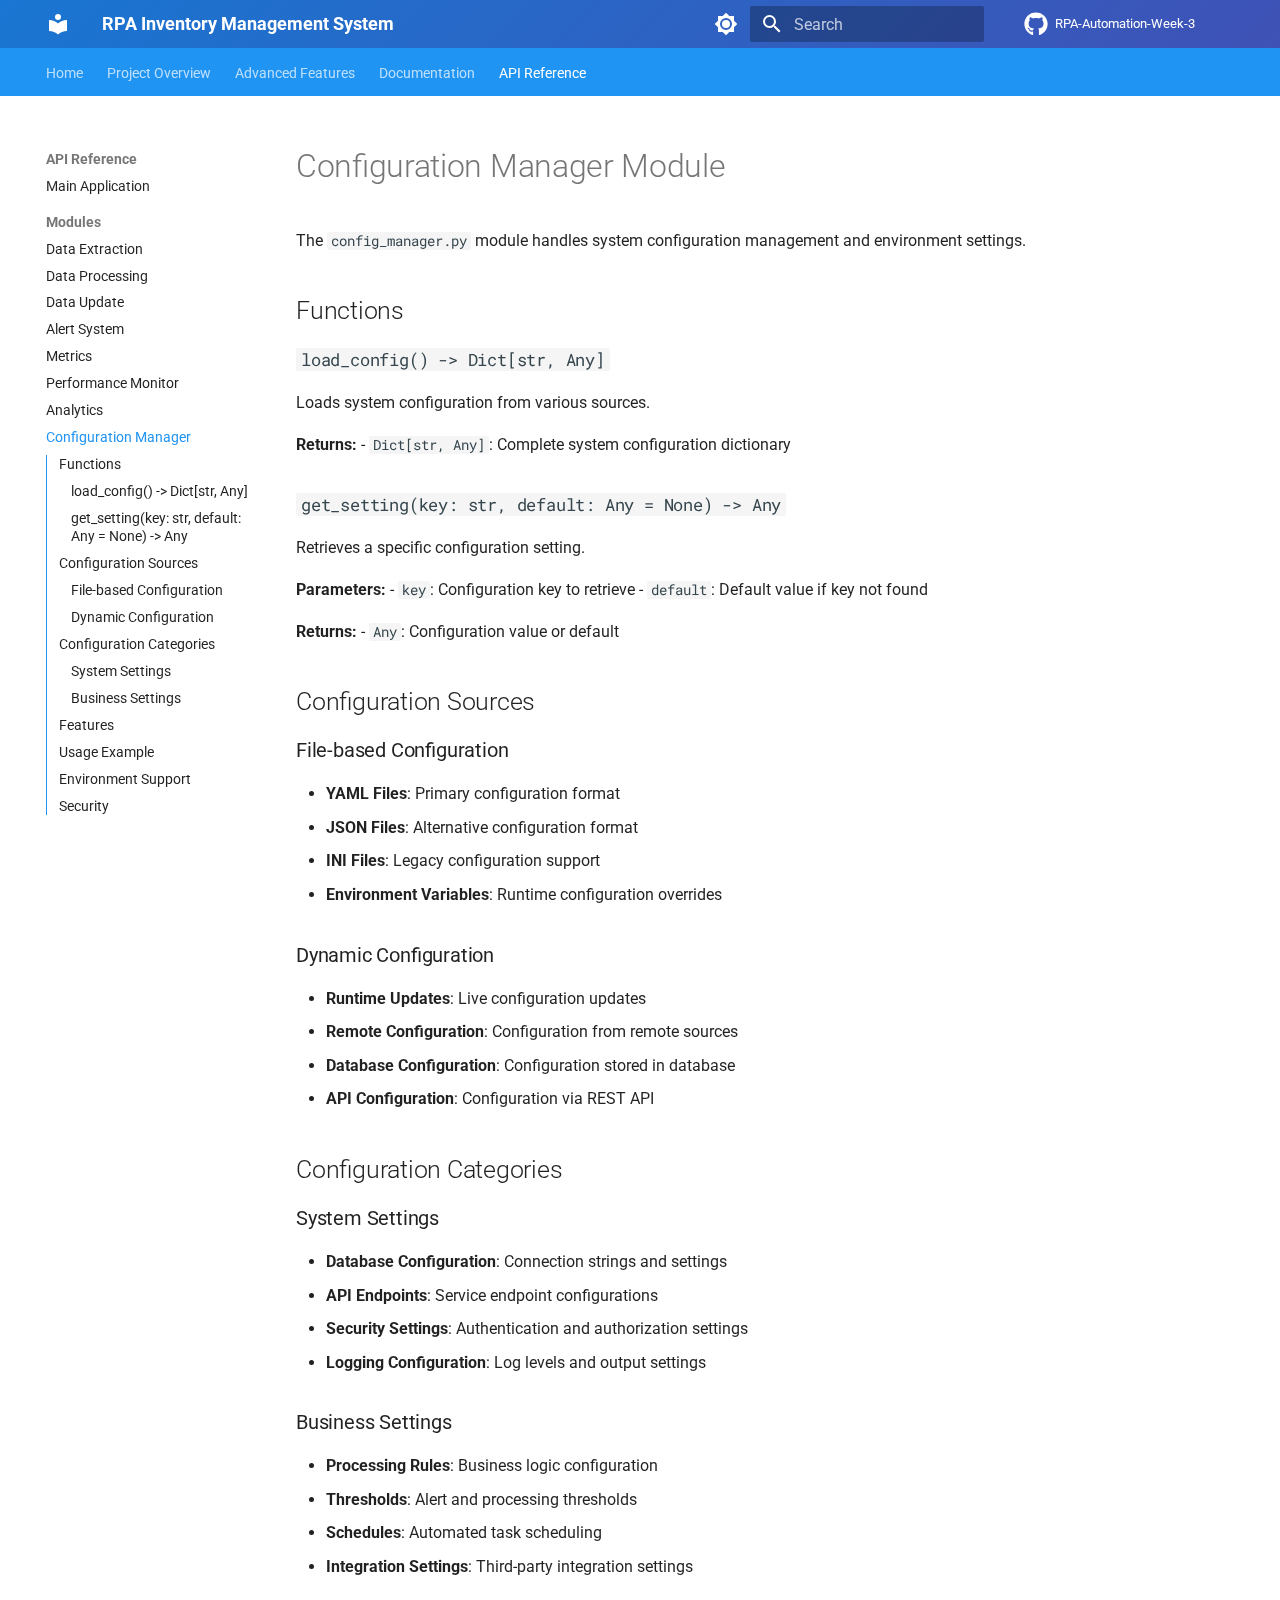
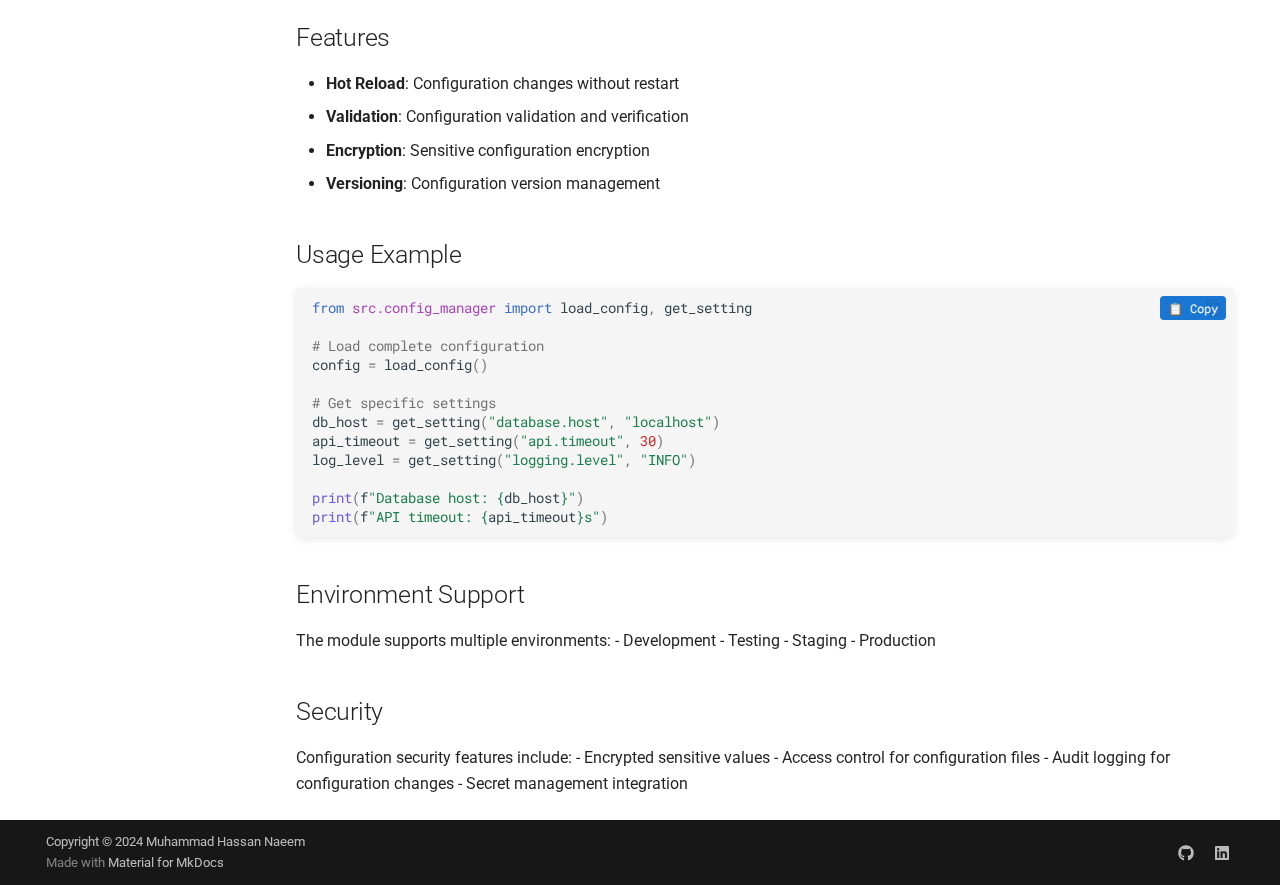
<file: api/config_manager/index.html>
<!doctype html>
<html lang="en" class="no-js">
  <head>
    
      <meta charset="utf-8">
      <meta name="viewport" content="width=device-width,initial-scale=1">
      
        <meta name="description" content="A comprehensive Robotic Process Automation system for inventory management with data extraction, processing, and analytics capabilities.">
      
      
        <meta name="author" content="Muhammad Hassan Naeem">
      
      
        <link rel="canonical" href="https://github.com/your-username/RPA-Automation-Week-3/api/config_manager/">
      
      
        <link rel="prev" href="../analytics/">
      
      
      
      <link rel="icon" href="../../assets/images/favicon.png">
      <meta name="generator" content="mkdocs-1.6.1, mkdocs-material-9.6.16">
    
    
      
        <title>Configuration Manager - RPA Inventory Management System</title>
      
    
    
      <link rel="stylesheet" href="../../assets/stylesheets/main.7e37652d.min.css">
      
        
        <link rel="stylesheet" href="../../assets/stylesheets/palette.06af60db.min.css">
      
      


    
    
      
    
    
      
        
        
        <link rel="preconnect" href="https://fonts.gstatic.com" crossorigin>
        <link rel="stylesheet" href="https://fonts.googleapis.com/css?family=Roboto:300,300i,400,400i,700,700i%7CRoboto+Mono:400,400i,700,700i&display=fallback">
        <style>:root{--md-text-font:"Roboto";--md-code-font:"Roboto Mono"}</style>
      
    
    
      <link rel="stylesheet" href="../../stylesheets/extra.css">
    
    <script>__md_scope=new URL("../..",location),__md_hash=e=>[...e].reduce(((e,_)=>(e<<5)-e+_.charCodeAt(0)),0),__md_get=(e,_=localStorage,t=__md_scope)=>JSON.parse(_.getItem(t.pathname+"."+e)),__md_set=(e,_,t=localStorage,a=__md_scope)=>{try{t.setItem(a.pathname+"."+e,JSON.stringify(_))}catch(e){}}</script>
    
      

    
    
    
  </head>
  
  
    
    
      
    
    
    
    
    <body dir="ltr" data-md-color-scheme="default" data-md-color-primary="blue" data-md-color-accent="indigo">
  
    
    <input class="md-toggle" data-md-toggle="drawer" type="checkbox" id="__drawer" autocomplete="off">
    <input class="md-toggle" data-md-toggle="search" type="checkbox" id="__search" autocomplete="off">
    <label class="md-overlay" for="__drawer"></label>
    <div data-md-component="skip">
      
        
        <a href="#configuration-manager-module" class="md-skip">
          Skip to content
        </a>
      
    </div>
    <div data-md-component="announce">
      
    </div>
    
    
      

<header class="md-header" data-md-component="header">
  <nav class="md-header__inner md-grid" aria-label="Header">
    <a href="../.." title="RPA Inventory Management System" class="md-header__button md-logo" aria-label="RPA Inventory Management System" data-md-component="logo">
      
  
  <svg xmlns="http://www.w3.org/2000/svg" viewBox="0 0 24 24"><path d="M12 8a3 3 0 0 0 3-3 3 3 0 0 0-3-3 3 3 0 0 0-3 3 3 3 0 0 0 3 3m0 3.54C9.64 9.35 6.5 8 3 8v11c3.5 0 6.64 1.35 9 3.54 2.36-2.19 5.5-3.54 9-3.54V8c-3.5 0-6.64 1.35-9 3.54"/></svg>

    </a>
    <label class="md-header__button md-icon" for="__drawer">
      
      <svg xmlns="http://www.w3.org/2000/svg" viewBox="0 0 24 24"><path d="M3 6h18v2H3zm0 5h18v2H3zm0 5h18v2H3z"/></svg>
    </label>
    <div class="md-header__title" data-md-component="header-title">
      <div class="md-header__ellipsis">
        <div class="md-header__topic">
          <span class="md-ellipsis">
            RPA Inventory Management System
          </span>
        </div>
        <div class="md-header__topic" data-md-component="header-topic">
          <span class="md-ellipsis">
            
              Configuration Manager
            
          </span>
        </div>
      </div>
    </div>
    
      
        <form class="md-header__option" data-md-component="palette">
  
    
    
    
    <input class="md-option" data-md-color-media="(prefers-color-scheme: light)" data-md-color-scheme="default" data-md-color-primary="blue" data-md-color-accent="indigo"  aria-label="Switch to dark mode"  type="radio" name="__palette" id="__palette_0">
    
      <label class="md-header__button md-icon" title="Switch to dark mode" for="__palette_1" hidden>
        <svg xmlns="http://www.w3.org/2000/svg" viewBox="0 0 24 24"><path d="M12 8a4 4 0 0 0-4 4 4 4 0 0 0 4 4 4 4 0 0 0 4-4 4 4 0 0 0-4-4m0 10a6 6 0 0 1-6-6 6 6 0 0 1 6-6 6 6 0 0 1 6 6 6 6 0 0 1-6 6m8-9.31V4h-4.69L12 .69 8.69 4H4v4.69L.69 12 4 15.31V20h4.69L12 23.31 15.31 20H20v-4.69L23.31 12z"/></svg>
      </label>
    
  
    
    
    
    <input class="md-option" data-md-color-media="(prefers-color-scheme: dark)" data-md-color-scheme="slate" data-md-color-primary="blue" data-md-color-accent="indigo"  aria-label="Switch to light mode"  type="radio" name="__palette" id="__palette_1">
    
      <label class="md-header__button md-icon" title="Switch to light mode" for="__palette_0" hidden>
        <svg xmlns="http://www.w3.org/2000/svg" viewBox="0 0 24 24"><path d="M12 18c-.89 0-1.74-.2-2.5-.55C11.56 16.5 13 14.42 13 12s-1.44-4.5-3.5-5.45C10.26 6.2 11.11 6 12 6a6 6 0 0 1 6 6 6 6 0 0 1-6 6m8-9.31V4h-4.69L12 .69 8.69 4H4v4.69L.69 12 4 15.31V20h4.69L12 23.31 15.31 20H20v-4.69L23.31 12z"/></svg>
      </label>
    
  
</form>
      
    
    
      <script>var palette=__md_get("__palette");if(palette&&palette.color){if("(prefers-color-scheme)"===palette.color.media){var media=matchMedia("(prefers-color-scheme: light)"),input=document.querySelector(media.matches?"[data-md-color-media='(prefers-color-scheme: light)']":"[data-md-color-media='(prefers-color-scheme: dark)']");palette.color.media=input.getAttribute("data-md-color-media"),palette.color.scheme=input.getAttribute("data-md-color-scheme"),palette.color.primary=input.getAttribute("data-md-color-primary"),palette.color.accent=input.getAttribute("data-md-color-accent")}for(var[key,value]of Object.entries(palette.color))document.body.setAttribute("data-md-color-"+key,value)}</script>
    
    
    
      
      
        <label class="md-header__button md-icon" for="__search">
          
          <svg xmlns="http://www.w3.org/2000/svg" viewBox="0 0 24 24"><path d="M9.5 3A6.5 6.5 0 0 1 16 9.5c0 1.61-.59 3.09-1.56 4.23l.27.27h.79l5 5-1.5 1.5-5-5v-.79l-.27-.27A6.52 6.52 0 0 1 9.5 16 6.5 6.5 0 0 1 3 9.5 6.5 6.5 0 0 1 9.5 3m0 2C7 5 5 7 5 9.5S7 14 9.5 14 14 12 14 9.5 12 5 9.5 5"/></svg>
        </label>
        <div class="md-search" data-md-component="search" role="dialog">
  <label class="md-search__overlay" for="__search"></label>
  <div class="md-search__inner" role="search">
    <form class="md-search__form" name="search">
      <input type="text" class="md-search__input" name="query" aria-label="Search" placeholder="Search" autocapitalize="off" autocorrect="off" autocomplete="off" spellcheck="false" data-md-component="search-query" required>
      <label class="md-search__icon md-icon" for="__search">
        
        <svg xmlns="http://www.w3.org/2000/svg" viewBox="0 0 24 24"><path d="M9.5 3A6.5 6.5 0 0 1 16 9.5c0 1.61-.59 3.09-1.56 4.23l.27.27h.79l5 5-1.5 1.5-5-5v-.79l-.27-.27A6.52 6.52 0 0 1 9.5 16 6.5 6.5 0 0 1 3 9.5 6.5 6.5 0 0 1 9.5 3m0 2C7 5 5 7 5 9.5S7 14 9.5 14 14 12 14 9.5 12 5 9.5 5"/></svg>
        
        <svg xmlns="http://www.w3.org/2000/svg" viewBox="0 0 24 24"><path d="M20 11v2H8l5.5 5.5-1.42 1.42L4.16 12l7.92-7.92L13.5 5.5 8 11z"/></svg>
      </label>
      <nav class="md-search__options" aria-label="Search">
        
          <a href="javascript:void(0)" class="md-search__icon md-icon" title="Share" aria-label="Share" data-clipboard data-clipboard-text="" data-md-component="search-share" tabindex="-1">
            
            <svg xmlns="http://www.w3.org/2000/svg" viewBox="0 0 24 24"><path d="M18 16.08c-.76 0-1.44.3-1.96.77L8.91 12.7c.05-.23.09-.46.09-.7s-.04-.47-.09-.7l7.05-4.11c.54.5 1.25.81 2.04.81a3 3 0 0 0 3-3 3 3 0 0 0-3-3 3 3 0 0 0-3 3c0 .24.04.47.09.7L8.04 9.81C7.5 9.31 6.79 9 6 9a3 3 0 0 0-3 3 3 3 0 0 0 3 3c.79 0 1.5-.31 2.04-.81l7.12 4.15c-.05.21-.08.43-.08.66 0 1.61 1.31 2.91 2.92 2.91s2.92-1.3 2.92-2.91A2.92 2.92 0 0 0 18 16.08"/></svg>
          </a>
        
        <button type="reset" class="md-search__icon md-icon" title="Clear" aria-label="Clear" tabindex="-1">
          
          <svg xmlns="http://www.w3.org/2000/svg" viewBox="0 0 24 24"><path d="M19 6.41 17.59 5 12 10.59 6.41 5 5 6.41 10.59 12 5 17.59 6.41 19 12 13.41 17.59 19 19 17.59 13.41 12z"/></svg>
        </button>
      </nav>
      
    </form>
    <div class="md-search__output">
      <div class="md-search__scrollwrap" tabindex="0" data-md-scrollfix>
        <div class="md-search-result" data-md-component="search-result">
          <div class="md-search-result__meta">
            Initializing search
          </div>
          <ol class="md-search-result__list" role="presentation"></ol>
        </div>
      </div>
    </div>
  </div>
</div>
      
    
    
      <div class="md-header__source">
        <a href="https://github.com/your-username/RPA-Automation-Week-3" title="Go to repository" class="md-source" data-md-component="source">
  <div class="md-source__icon md-icon">
    
    <svg xmlns="http://www.w3.org/2000/svg" viewBox="0 0 512 512"><!--! Font Awesome Free 7.0.0 by @fontawesome - https://fontawesome.com License - https://fontawesome.com/license/free (Icons: CC BY 4.0, Fonts: SIL OFL 1.1, Code: MIT License) Copyright 2025 Fonticons, Inc.--><path fill="currentColor" d="M173.9 397.4c0 2-2.3 3.6-5.2 3.6-3.3.3-5.6-1.3-5.6-3.6 0-2 2.3-3.6 5.2-3.6 3-.3 5.6 1.3 5.6 3.6m-31.1-4.5c-.7 2 1.3 4.3 4.3 4.9 2.6 1 5.6 0 6.2-2s-1.3-4.3-4.3-5.2c-2.6-.7-5.5.3-6.2 2.3m44.2-1.7c-2.9.7-4.9 2.6-4.6 4.9.3 2 2.9 3.3 5.9 2.6 2.9-.7 4.9-2.6 4.6-4.6-.3-1.9-3-3.2-5.9-2.9M252.8 8C114.1 8 8 113.3 8 252c0 110.9 69.8 205.8 169.5 239.2 12.8 2.3 17.3-5.6 17.3-12.1 0-6.2-.3-40.4-.3-61.4 0 0-70 15-84.7-29.8 0 0-11.4-29.1-27.8-36.6 0 0-22.9-15.7 1.6-15.4 0 0 24.9 2 38.6 25.8 21.9 38.6 58.6 27.5 72.9 20.9 2.3-16 8.8-27.1 16-33.7-55.9-6.2-112.3-14.3-112.3-110.5 0-27.5 7.6-41.3 23.6-58.9-2.6-6.5-11.1-33.3 2.6-67.9 20.9-6.5 69 27 69 27 20-5.6 41.5-8.5 62.8-8.5s42.8 2.9 62.8 8.5c0 0 48.1-33.6 69-27 13.7 34.7 5.2 61.4 2.6 67.9 16 17.7 25.8 31.5 25.8 58.9 0 96.5-58.9 104.2-114.8 110.5 9.2 7.9 17 22.9 17 46.4 0 33.7-.3 75.4-.3 83.6 0 6.5 4.6 14.4 17.3 12.1C436.2 457.8 504 362.9 504 252 504 113.3 391.5 8 252.8 8M105.2 352.9c-1.3 1-1 3.3.7 5.2 1.6 1.6 3.9 2.3 5.2 1 1.3-1 1-3.3-.7-5.2-1.6-1.6-3.9-2.3-5.2-1m-10.8-8.1c-.7 1.3.3 2.9 2.3 3.9 1.6 1 3.6.7 4.3-.7.7-1.3-.3-2.9-2.3-3.9-2-.6-3.6-.3-4.3.7m32.4 35.6c-1.6 1.3-1 4.3 1.3 6.2 2.3 2.3 5.2 2.6 6.5 1 1.3-1.3.7-4.3-1.3-6.2-2.2-2.3-5.2-2.6-6.5-1m-11.4-14.7c-1.6 1-1.6 3.6 0 5.9s4.3 3.3 5.6 2.3c1.6-1.3 1.6-3.9 0-6.2-1.4-2.3-4-3.3-5.6-2"/></svg>
  </div>
  <div class="md-source__repository">
    RPA-Automation-Week-3
  </div>
</a>
      </div>
    
  </nav>
  
</header>
    
    <div class="md-container" data-md-component="container">
      
      
        
          
            
<nav class="md-tabs" aria-label="Tabs" data-md-component="tabs">
  <div class="md-grid">
    <ul class="md-tabs__list">
      
        
  
  
  
  
    <li class="md-tabs__item">
      <a href="../.." class="md-tabs__link">
        
  
  
    
  
  Home

      </a>
    </li>
  

      
        
  
  
  
  
    <li class="md-tabs__item">
      <a href="../../PROJECT_OVERVIEW/" class="md-tabs__link">
        
  
  
    
  
  Project Overview

      </a>
    </li>
  

      
        
  
  
  
  
    <li class="md-tabs__item">
      <a href="../../ADVANCED_FEATURES/" class="md-tabs__link">
        
  
  
    
  
  Advanced Features

      </a>
    </li>
  

      
        
  
  
  
  
    
    
      <li class="md-tabs__item">
        <a href="../../process_documentation/" class="md-tabs__link">
          
  
  
  Documentation

        </a>
      </li>
    
  

      
        
  
  
  
    
  
  
    
    
      <li class="md-tabs__item md-tabs__item--active">
        <a href="../main/" class="md-tabs__link">
          
  
  
  API Reference

        </a>
      </li>
    
  

      
    </ul>
  </div>
</nav>
          
        
      
      <main class="md-main" data-md-component="main">
        <div class="md-main__inner md-grid">
          
            
              
              <div class="md-sidebar md-sidebar--primary" data-md-component="sidebar" data-md-type="navigation" >
                <div class="md-sidebar__scrollwrap">
                  <div class="md-sidebar__inner">
                    


  


  

<nav class="md-nav md-nav--primary md-nav--lifted md-nav--integrated" aria-label="Navigation" data-md-level="0">
  <label class="md-nav__title" for="__drawer">
    <a href="../.." title="RPA Inventory Management System" class="md-nav__button md-logo" aria-label="RPA Inventory Management System" data-md-component="logo">
      
  
  <svg xmlns="http://www.w3.org/2000/svg" viewBox="0 0 24 24"><path d="M12 8a3 3 0 0 0 3-3 3 3 0 0 0-3-3 3 3 0 0 0-3 3 3 3 0 0 0 3 3m0 3.54C9.64 9.35 6.5 8 3 8v11c3.5 0 6.64 1.35 9 3.54 2.36-2.19 5.5-3.54 9-3.54V8c-3.5 0-6.64 1.35-9 3.54"/></svg>

    </a>
    RPA Inventory Management System
  </label>
  
    <div class="md-nav__source">
      <a href="https://github.com/your-username/RPA-Automation-Week-3" title="Go to repository" class="md-source" data-md-component="source">
  <div class="md-source__icon md-icon">
    
    <svg xmlns="http://www.w3.org/2000/svg" viewBox="0 0 512 512"><!--! Font Awesome Free 7.0.0 by @fontawesome - https://fontawesome.com License - https://fontawesome.com/license/free (Icons: CC BY 4.0, Fonts: SIL OFL 1.1, Code: MIT License) Copyright 2025 Fonticons, Inc.--><path fill="currentColor" d="M173.9 397.4c0 2-2.3 3.6-5.2 3.6-3.3.3-5.6-1.3-5.6-3.6 0-2 2.3-3.6 5.2-3.6 3-.3 5.6 1.3 5.6 3.6m-31.1-4.5c-.7 2 1.3 4.3 4.3 4.9 2.6 1 5.6 0 6.2-2s-1.3-4.3-4.3-5.2c-2.6-.7-5.5.3-6.2 2.3m44.2-1.7c-2.9.7-4.9 2.6-4.6 4.9.3 2 2.9 3.3 5.9 2.6 2.9-.7 4.9-2.6 4.6-4.6-.3-1.9-3-3.2-5.9-2.9M252.8 8C114.1 8 8 113.3 8 252c0 110.9 69.8 205.8 169.5 239.2 12.8 2.3 17.3-5.6 17.3-12.1 0-6.2-.3-40.4-.3-61.4 0 0-70 15-84.7-29.8 0 0-11.4-29.1-27.8-36.6 0 0-22.9-15.7 1.6-15.4 0 0 24.9 2 38.6 25.8 21.9 38.6 58.6 27.5 72.9 20.9 2.3-16 8.8-27.1 16-33.7-55.9-6.2-112.3-14.3-112.3-110.5 0-27.5 7.6-41.3 23.6-58.9-2.6-6.5-11.1-33.3 2.6-67.9 20.9-6.5 69 27 69 27 20-5.6 41.5-8.5 62.8-8.5s42.8 2.9 62.8 8.5c0 0 48.1-33.6 69-27 13.7 34.7 5.2 61.4 2.6 67.9 16 17.7 25.8 31.5 25.8 58.9 0 96.5-58.9 104.2-114.8 110.5 9.2 7.9 17 22.9 17 46.4 0 33.7-.3 75.4-.3 83.6 0 6.5 4.6 14.4 17.3 12.1C436.2 457.8 504 362.9 504 252 504 113.3 391.5 8 252.8 8M105.2 352.9c-1.3 1-1 3.3.7 5.2 1.6 1.6 3.9 2.3 5.2 1 1.3-1 1-3.3-.7-5.2-1.6-1.6-3.9-2.3-5.2-1m-10.8-8.1c-.7 1.3.3 2.9 2.3 3.9 1.6 1 3.6.7 4.3-.7.7-1.3-.3-2.9-2.3-3.9-2-.6-3.6-.3-4.3.7m32.4 35.6c-1.6 1.3-1 4.3 1.3 6.2 2.3 2.3 5.2 2.6 6.5 1 1.3-1.3.7-4.3-1.3-6.2-2.2-2.3-5.2-2.6-6.5-1m-11.4-14.7c-1.6 1-1.6 3.6 0 5.9s4.3 3.3 5.6 2.3c1.6-1.3 1.6-3.9 0-6.2-1.4-2.3-4-3.3-5.6-2"/></svg>
  </div>
  <div class="md-source__repository">
    RPA-Automation-Week-3
  </div>
</a>
    </div>
  
  <ul class="md-nav__list" data-md-scrollfix>
    
      
      
  
  
  
  
    <li class="md-nav__item">
      <a href="../.." class="md-nav__link">
        
  
  
  <span class="md-ellipsis">
    Home
    
  </span>
  

      </a>
    </li>
  

    
      
      
  
  
  
  
    <li class="md-nav__item">
      <a href="../../PROJECT_OVERVIEW/" class="md-nav__link">
        
  
  
  <span class="md-ellipsis">
    Project Overview
    
  </span>
  

      </a>
    </li>
  

    
      
      
  
  
  
  
    <li class="md-nav__item">
      <a href="../../ADVANCED_FEATURES/" class="md-nav__link">
        
  
  
  <span class="md-ellipsis">
    Advanced Features
    
  </span>
  

      </a>
    </li>
  

    
      
      
  
  
  
  
    
    
    
    
      
      
        
      
    
    
    <li class="md-nav__item md-nav__item--nested">
      
        
        
          
        
        <input class="md-nav__toggle md-toggle md-toggle--indeterminate" type="checkbox" id="__nav_4" >
        
          
          <label class="md-nav__link" for="__nav_4" id="__nav_4_label" tabindex="0">
            
  
  
  <span class="md-ellipsis">
    Documentation
    
  </span>
  

            <span class="md-nav__icon md-icon"></span>
          </label>
        
        <nav class="md-nav" data-md-level="1" aria-labelledby="__nav_4_label" aria-expanded="false">
          <label class="md-nav__title" for="__nav_4">
            <span class="md-nav__icon md-icon"></span>
            Documentation
          </label>
          <ul class="md-nav__list" data-md-scrollfix>
            
              
                
  
  
  
  
    <li class="md-nav__item">
      <a href="../../process_documentation/" class="md-nav__link">
        
  
  
  <span class="md-ellipsis">
    Process Documentation
    
  </span>
  

      </a>
    </li>
  

              
            
          </ul>
        </nav>
      
    </li>
  

    
      
      
  
  
    
  
  
  
    
    
    
    
      
        
        
      
      
        
      
    
    
    <li class="md-nav__item md-nav__item--active md-nav__item--section md-nav__item--nested">
      
        
        
        <input class="md-nav__toggle md-toggle " type="checkbox" id="__nav_5" checked>
        
          
          <label class="md-nav__link" for="__nav_5" id="__nav_5_label" tabindex="">
            
  
  
  <span class="md-ellipsis">
    API Reference
    
  </span>
  

            <span class="md-nav__icon md-icon"></span>
          </label>
        
        <nav class="md-nav" data-md-level="1" aria-labelledby="__nav_5_label" aria-expanded="true">
          <label class="md-nav__title" for="__nav_5">
            <span class="md-nav__icon md-icon"></span>
            API Reference
          </label>
          <ul class="md-nav__list" data-md-scrollfix>
            
              
                
  
  
  
  
    <li class="md-nav__item">
      <a href="../main/" class="md-nav__link">
        
  
  
  <span class="md-ellipsis">
    Main Application
    
  </span>
  

      </a>
    </li>
  

              
            
              
                
  
  
    
  
  
  
    
    
    
    
      
      
        
          
          
        
      
    
    
    <li class="md-nav__item md-nav__item--active md-nav__item--section md-nav__item--nested">
      
        
        
        <input class="md-nav__toggle md-toggle " type="checkbox" id="__nav_5_2" checked>
        
          
          <label class="md-nav__link" for="__nav_5_2" id="__nav_5_2_label" tabindex="">
            
  
  
  <span class="md-ellipsis">
    Modules
    
  </span>
  

            <span class="md-nav__icon md-icon"></span>
          </label>
        
        <nav class="md-nav" data-md-level="2" aria-labelledby="__nav_5_2_label" aria-expanded="true">
          <label class="md-nav__title" for="__nav_5_2">
            <span class="md-nav__icon md-icon"></span>
            Modules
          </label>
          <ul class="md-nav__list" data-md-scrollfix>
            
              
                
  
  
  
  
    <li class="md-nav__item">
      <a href="../extract/" class="md-nav__link">
        
  
  
  <span class="md-ellipsis">
    Data Extraction
    
  </span>
  

      </a>
    </li>
  

              
            
              
                
  
  
  
  
    <li class="md-nav__item">
      <a href="../process/" class="md-nav__link">
        
  
  
  <span class="md-ellipsis">
    Data Processing
    
  </span>
  

      </a>
    </li>
  

              
            
              
                
  
  
  
  
    <li class="md-nav__item">
      <a href="../update/" class="md-nav__link">
        
  
  
  <span class="md-ellipsis">
    Data Update
    
  </span>
  

      </a>
    </li>
  

              
            
              
                
  
  
  
  
    <li class="md-nav__item">
      <a href="../alert/" class="md-nav__link">
        
  
  
  <span class="md-ellipsis">
    Alert System
    
  </span>
  

      </a>
    </li>
  

              
            
              
                
  
  
  
  
    <li class="md-nav__item">
      <a href="../metrics/" class="md-nav__link">
        
  
  
  <span class="md-ellipsis">
    Metrics
    
  </span>
  

      </a>
    </li>
  

              
            
              
                
  
  
  
  
    <li class="md-nav__item">
      <a href="../performance_monitor/" class="md-nav__link">
        
  
  
  <span class="md-ellipsis">
    Performance Monitor
    
  </span>
  

      </a>
    </li>
  

              
            
              
                
  
  
  
  
    <li class="md-nav__item">
      <a href="../analytics/" class="md-nav__link">
        
  
  
  <span class="md-ellipsis">
    Analytics
    
  </span>
  

      </a>
    </li>
  

              
            
              
                
  
  
    
  
  
  
    <li class="md-nav__item md-nav__item--active">
      
      <input class="md-nav__toggle md-toggle" type="checkbox" id="__toc">
      
      
        
      
      
        <label class="md-nav__link md-nav__link--active" for="__toc">
          
  
  
  <span class="md-ellipsis">
    Configuration Manager
    
  </span>
  

          <span class="md-nav__icon md-icon"></span>
        </label>
      
      <a href="./" class="md-nav__link md-nav__link--active">
        
  
  
  <span class="md-ellipsis">
    Configuration Manager
    
  </span>
  

      </a>
      
        

<nav class="md-nav md-nav--secondary" aria-label="Table of contents">
  
  
  
    
  
  
    <label class="md-nav__title" for="__toc">
      <span class="md-nav__icon md-icon"></span>
      Table of contents
    </label>
    <ul class="md-nav__list" data-md-component="toc" data-md-scrollfix>
      
        <li class="md-nav__item">
  <a href="#functions" class="md-nav__link">
    <span class="md-ellipsis">
      Functions
    </span>
  </a>
  
    <nav class="md-nav" aria-label="Functions">
      <ul class="md-nav__list">
        
          <li class="md-nav__item">
  <a href="#load_config-dictstr-any" class="md-nav__link">
    <span class="md-ellipsis">
      load_config() -&gt; Dict[str, Any]
    </span>
  </a>
  
</li>
        
          <li class="md-nav__item">
  <a href="#get_settingkey-str-default-any-none-any" class="md-nav__link">
    <span class="md-ellipsis">
      get_setting(key: str, default: Any = None) -&gt; Any
    </span>
  </a>
  
</li>
        
      </ul>
    </nav>
  
</li>
      
        <li class="md-nav__item">
  <a href="#configuration-sources" class="md-nav__link">
    <span class="md-ellipsis">
      Configuration Sources
    </span>
  </a>
  
    <nav class="md-nav" aria-label="Configuration Sources">
      <ul class="md-nav__list">
        
          <li class="md-nav__item">
  <a href="#file-based-configuration" class="md-nav__link">
    <span class="md-ellipsis">
      File-based Configuration
    </span>
  </a>
  
</li>
        
          <li class="md-nav__item">
  <a href="#dynamic-configuration" class="md-nav__link">
    <span class="md-ellipsis">
      Dynamic Configuration
    </span>
  </a>
  
</li>
        
      </ul>
    </nav>
  
</li>
      
        <li class="md-nav__item">
  <a href="#configuration-categories" class="md-nav__link">
    <span class="md-ellipsis">
      Configuration Categories
    </span>
  </a>
  
    <nav class="md-nav" aria-label="Configuration Categories">
      <ul class="md-nav__list">
        
          <li class="md-nav__item">
  <a href="#system-settings" class="md-nav__link">
    <span class="md-ellipsis">
      System Settings
    </span>
  </a>
  
</li>
        
          <li class="md-nav__item">
  <a href="#business-settings" class="md-nav__link">
    <span class="md-ellipsis">
      Business Settings
    </span>
  </a>
  
</li>
        
      </ul>
    </nav>
  
</li>
      
        <li class="md-nav__item">
  <a href="#features" class="md-nav__link">
    <span class="md-ellipsis">
      Features
    </span>
  </a>
  
</li>
      
        <li class="md-nav__item">
  <a href="#usage-example" class="md-nav__link">
    <span class="md-ellipsis">
      Usage Example
    </span>
  </a>
  
</li>
      
        <li class="md-nav__item">
  <a href="#environment-support" class="md-nav__link">
    <span class="md-ellipsis">
      Environment Support
    </span>
  </a>
  
</li>
      
        <li class="md-nav__item">
  <a href="#security" class="md-nav__link">
    <span class="md-ellipsis">
      Security
    </span>
  </a>
  
</li>
      
    </ul>
  
</nav>
      
    </li>
  

              
            
          </ul>
        </nav>
      
    </li>
  

              
            
          </ul>
        </nav>
      
    </li>
  

    
  </ul>
</nav>
                  </div>
                </div>
              </div>
            
            
          
          
            <div class="md-content" data-md-component="content">
              <article class="md-content__inner md-typeset">
                
                  


  
  


<h1 id="configuration-manager-module">Configuration Manager Module<a class="headerlink" href="#configuration-manager-module" title="Permanent link">&para;</a></h1>
<p>The <code>config_manager.py</code> module handles system configuration management and environment settings.</p>
<h2 id="functions">Functions<a class="headerlink" href="#functions" title="Permanent link">&para;</a></h2>
<h3 id="load_config-dictstr-any"><code>load_config() -&gt; Dict[str, Any]</code><a class="headerlink" href="#load_config-dictstr-any" title="Permanent link">&para;</a></h3>
<p>Loads system configuration from various sources.</p>
<p><strong>Returns:</strong>
- <code>Dict[str, Any]</code>: Complete system configuration dictionary</p>
<h3 id="get_settingkey-str-default-any-none-any"><code>get_setting(key: str, default: Any = None) -&gt; Any</code><a class="headerlink" href="#get_settingkey-str-default-any-none-any" title="Permanent link">&para;</a></h3>
<p>Retrieves a specific configuration setting.</p>
<p><strong>Parameters:</strong>
- <code>key</code>: Configuration key to retrieve
- <code>default</code>: Default value if key not found</p>
<p><strong>Returns:</strong>
- <code>Any</code>: Configuration value or default</p>
<h2 id="configuration-sources">Configuration Sources<a class="headerlink" href="#configuration-sources" title="Permanent link">&para;</a></h2>
<h3 id="file-based-configuration">File-based Configuration<a class="headerlink" href="#file-based-configuration" title="Permanent link">&para;</a></h3>
<ul>
<li><strong>YAML Files</strong>: Primary configuration format</li>
<li><strong>JSON Files</strong>: Alternative configuration format</li>
<li><strong>INI Files</strong>: Legacy configuration support</li>
<li><strong>Environment Variables</strong>: Runtime configuration overrides</li>
</ul>
<h3 id="dynamic-configuration">Dynamic Configuration<a class="headerlink" href="#dynamic-configuration" title="Permanent link">&para;</a></h3>
<ul>
<li><strong>Runtime Updates</strong>: Live configuration updates</li>
<li><strong>Remote Configuration</strong>: Configuration from remote sources</li>
<li><strong>Database Configuration</strong>: Configuration stored in database</li>
<li><strong>API Configuration</strong>: Configuration via REST API</li>
</ul>
<h2 id="configuration-categories">Configuration Categories<a class="headerlink" href="#configuration-categories" title="Permanent link">&para;</a></h2>
<h3 id="system-settings">System Settings<a class="headerlink" href="#system-settings" title="Permanent link">&para;</a></h3>
<ul>
<li><strong>Database Configuration</strong>: Connection strings and settings</li>
<li><strong>API Endpoints</strong>: Service endpoint configurations</li>
<li><strong>Security Settings</strong>: Authentication and authorization settings</li>
<li><strong>Logging Configuration</strong>: Log levels and output settings</li>
</ul>
<h3 id="business-settings">Business Settings<a class="headerlink" href="#business-settings" title="Permanent link">&para;</a></h3>
<ul>
<li><strong>Processing Rules</strong>: Business logic configuration</li>
<li><strong>Thresholds</strong>: Alert and processing thresholds</li>
<li><strong>Schedules</strong>: Automated task scheduling</li>
<li><strong>Integration Settings</strong>: Third-party integration settings</li>
</ul>
<h2 id="features">Features<a class="headerlink" href="#features" title="Permanent link">&para;</a></h2>
<ul>
<li><strong>Hot Reload</strong>: Configuration changes without restart</li>
<li><strong>Validation</strong>: Configuration validation and verification</li>
<li><strong>Encryption</strong>: Sensitive configuration encryption</li>
<li><strong>Versioning</strong>: Configuration version management</li>
</ul>
<h2 id="usage-example">Usage Example<a class="headerlink" href="#usage-example" title="Permanent link">&para;</a></h2>
<div class="language-python highlight"><pre><span></span><code><span id="__span-0-1"><a id="__codelineno-0-1" name="__codelineno-0-1" href="#__codelineno-0-1"></a><span class="kn">from</span><span class="w"> </span><span class="nn">src.config_manager</span><span class="w"> </span><span class="kn">import</span> <span class="n">load_config</span><span class="p">,</span> <span class="n">get_setting</span>
</span><span id="__span-0-2"><a id="__codelineno-0-2" name="__codelineno-0-2" href="#__codelineno-0-2"></a>
</span><span id="__span-0-3"><a id="__codelineno-0-3" name="__codelineno-0-3" href="#__codelineno-0-3"></a><span class="c1"># Load complete configuration</span>
</span><span id="__span-0-4"><a id="__codelineno-0-4" name="__codelineno-0-4" href="#__codelineno-0-4"></a><span class="n">config</span> <span class="o">=</span> <span class="n">load_config</span><span class="p">()</span>
</span><span id="__span-0-5"><a id="__codelineno-0-5" name="__codelineno-0-5" href="#__codelineno-0-5"></a>
</span><span id="__span-0-6"><a id="__codelineno-0-6" name="__codelineno-0-6" href="#__codelineno-0-6"></a><span class="c1"># Get specific settings</span>
</span><span id="__span-0-7"><a id="__codelineno-0-7" name="__codelineno-0-7" href="#__codelineno-0-7"></a><span class="n">db_host</span> <span class="o">=</span> <span class="n">get_setting</span><span class="p">(</span><span class="s2">&quot;database.host&quot;</span><span class="p">,</span> <span class="s2">&quot;localhost&quot;</span><span class="p">)</span>
</span><span id="__span-0-8"><a id="__codelineno-0-8" name="__codelineno-0-8" href="#__codelineno-0-8"></a><span class="n">api_timeout</span> <span class="o">=</span> <span class="n">get_setting</span><span class="p">(</span><span class="s2">&quot;api.timeout&quot;</span><span class="p">,</span> <span class="mi">30</span><span class="p">)</span>
</span><span id="__span-0-9"><a id="__codelineno-0-9" name="__codelineno-0-9" href="#__codelineno-0-9"></a><span class="n">log_level</span> <span class="o">=</span> <span class="n">get_setting</span><span class="p">(</span><span class="s2">&quot;logging.level&quot;</span><span class="p">,</span> <span class="s2">&quot;INFO&quot;</span><span class="p">)</span>
</span><span id="__span-0-10"><a id="__codelineno-0-10" name="__codelineno-0-10" href="#__codelineno-0-10"></a>
</span><span id="__span-0-11"><a id="__codelineno-0-11" name="__codelineno-0-11" href="#__codelineno-0-11"></a><span class="nb">print</span><span class="p">(</span><span class="sa">f</span><span class="s2">&quot;Database host: </span><span class="si">{</span><span class="n">db_host</span><span class="si">}</span><span class="s2">&quot;</span><span class="p">)</span>
</span><span id="__span-0-12"><a id="__codelineno-0-12" name="__codelineno-0-12" href="#__codelineno-0-12"></a><span class="nb">print</span><span class="p">(</span><span class="sa">f</span><span class="s2">&quot;API timeout: </span><span class="si">{</span><span class="n">api_timeout</span><span class="si">}</span><span class="s2">s&quot;</span><span class="p">)</span>
</span></code></pre></div>
<h2 id="environment-support">Environment Support<a class="headerlink" href="#environment-support" title="Permanent link">&para;</a></h2>
<p>The module supports multiple environments:
- Development
- Testing
- Staging
- Production</p>
<h2 id="security">Security<a class="headerlink" href="#security" title="Permanent link">&para;</a></h2>
<p>Configuration security features include:
- Encrypted sensitive values
- Access control for configuration files
- Audit logging for configuration changes
- Secret management integration</p>












                
              </article>
            </div>
          
          
<script>var target=document.getElementById(location.hash.slice(1));target&&target.name&&(target.checked=target.name.startsWith("__tabbed_"))</script>
        </div>
        
          <button type="button" class="md-top md-icon" data-md-component="top" hidden>
  
  <svg xmlns="http://www.w3.org/2000/svg" viewBox="0 0 24 24"><path d="M13 20h-2V8l-5.5 5.5-1.42-1.42L12 4.16l7.92 7.92-1.42 1.42L13 8z"/></svg>
  Back to top
</button>
        
      </main>
      
        <footer class="md-footer">
  
  <div class="md-footer-meta md-typeset">
    <div class="md-footer-meta__inner md-grid">
      <div class="md-copyright">
  
    <div class="md-copyright__highlight">
      Copyright &copy; 2024 Muhammad Hassan Naeem
    </div>
  
  
    Made with
    <a href="https://squidfunk.github.io/mkdocs-material/" target="_blank" rel="noopener">
      Material for MkDocs
    </a>
  
</div>
      
        <div class="md-social">
  
    
    
    
    
      
      
    
    <a href="https://github.com/your-username" target="_blank" rel="noopener" title="github.com" class="md-social__link">
      <svg xmlns="http://www.w3.org/2000/svg" viewBox="0 0 512 512"><!--! Font Awesome Free 7.0.0 by @fontawesome - https://fontawesome.com License - https://fontawesome.com/license/free (Icons: CC BY 4.0, Fonts: SIL OFL 1.1, Code: MIT License) Copyright 2025 Fonticons, Inc.--><path fill="currentColor" d="M173.9 397.4c0 2-2.3 3.6-5.2 3.6-3.3.3-5.6-1.3-5.6-3.6 0-2 2.3-3.6 5.2-3.6 3-.3 5.6 1.3 5.6 3.6m-31.1-4.5c-.7 2 1.3 4.3 4.3 4.9 2.6 1 5.6 0 6.2-2s-1.3-4.3-4.3-5.2c-2.6-.7-5.5.3-6.2 2.3m44.2-1.7c-2.9.7-4.9 2.6-4.6 4.9.3 2 2.9 3.3 5.9 2.6 2.9-.7 4.9-2.6 4.6-4.6-.3-1.9-3-3.2-5.9-2.9M252.8 8C114.1 8 8 113.3 8 252c0 110.9 69.8 205.8 169.5 239.2 12.8 2.3 17.3-5.6 17.3-12.1 0-6.2-.3-40.4-.3-61.4 0 0-70 15-84.7-29.8 0 0-11.4-29.1-27.8-36.6 0 0-22.9-15.7 1.6-15.4 0 0 24.9 2 38.6 25.8 21.9 38.6 58.6 27.5 72.9 20.9 2.3-16 8.8-27.1 16-33.7-55.9-6.2-112.3-14.3-112.3-110.5 0-27.5 7.6-41.3 23.6-58.9-2.6-6.5-11.1-33.3 2.6-67.9 20.9-6.5 69 27 69 27 20-5.6 41.5-8.5 62.8-8.5s42.8 2.9 62.8 8.5c0 0 48.1-33.6 69-27 13.7 34.7 5.2 61.4 2.6 67.9 16 17.7 25.8 31.5 25.8 58.9 0 96.5-58.9 104.2-114.8 110.5 9.2 7.9 17 22.9 17 46.4 0 33.7-.3 75.4-.3 83.6 0 6.5 4.6 14.4 17.3 12.1C436.2 457.8 504 362.9 504 252 504 113.3 391.5 8 252.8 8M105.2 352.9c-1.3 1-1 3.3.7 5.2 1.6 1.6 3.9 2.3 5.2 1 1.3-1 1-3.3-.7-5.2-1.6-1.6-3.9-2.3-5.2-1m-10.8-8.1c-.7 1.3.3 2.9 2.3 3.9 1.6 1 3.6.7 4.3-.7.7-1.3-.3-2.9-2.3-3.9-2-.6-3.6-.3-4.3.7m32.4 35.6c-1.6 1.3-1 4.3 1.3 6.2 2.3 2.3 5.2 2.6 6.5 1 1.3-1.3.7-4.3-1.3-6.2-2.2-2.3-5.2-2.6-6.5-1m-11.4-14.7c-1.6 1-1.6 3.6 0 5.9s4.3 3.3 5.6 2.3c1.6-1.3 1.6-3.9 0-6.2-1.4-2.3-4-3.3-5.6-2"/></svg>
    </a>
  
    
    
    
    
      
      
    
    <a href="https://linkedin.com/in/your-profile" target="_blank" rel="noopener" title="linkedin.com" class="md-social__link">
      <svg xmlns="http://www.w3.org/2000/svg" viewBox="0 0 448 512"><!--! Font Awesome Free 7.0.0 by @fontawesome - https://fontawesome.com License - https://fontawesome.com/license/free (Icons: CC BY 4.0, Fonts: SIL OFL 1.1, Code: MIT License) Copyright 2025 Fonticons, Inc.--><path fill="currentColor" d="M416 32H31.9C14.3 32 0 46.5 0 64.3v383.4C0 465.5 14.3 480 31.9 480H416c17.6 0 32-14.5 32-32.3V64.3c0-17.8-14.4-32.3-32-32.3M135.4 416H69V202.2h66.5V416zM102.2 96a38.5 38.5 0 1 1 0 77 38.5 38.5 0 1 1 0-77m282.1 320h-66.4V312c0-24.8-.5-56.7-34.5-56.7-34.6 0-39.9 27-39.9 54.9V416h-66.4V202.2h63.7v29.2h.9c8.9-16.8 30.6-34.5 62.9-34.5 67.2 0 79.7 44.3 79.7 101.9z"/></svg>
    </a>
  
</div>
      
    </div>
  </div>
</footer>
      
    </div>
    <div class="md-dialog" data-md-component="dialog">
      <div class="md-dialog__inner md-typeset"></div>
    </div>
    
    
    
      
      <script id="__config" type="application/json">{"base": "../..", "features": ["navigation.tabs", "navigation.sections", "navigation.expand", "navigation.top", "search.highlight", "search.share", "content.code.copy", "content.code.annotate", "toc.follow", "toc.integrate"], "search": "../../assets/javascripts/workers/search.d50fe291.min.js", "tags": null, "translations": {"clipboard.copied": "Copied to clipboard", "clipboard.copy": "Copy to clipboard", "search.result.more.one": "1 more on this page", "search.result.more.other": "# more on this page", "search.result.none": "No matching documents", "search.result.one": "1 matching document", "search.result.other": "# matching documents", "search.result.placeholder": "Type to start searching", "search.result.term.missing": "Missing", "select.version": "Select version"}, "version": null}</script>
    
    
      <script src="../../assets/javascripts/bundle.50899def.min.js"></script>
      
        <script src="../../javascripts/extra.js"></script>
      
    
  </body>
</html>
</file>
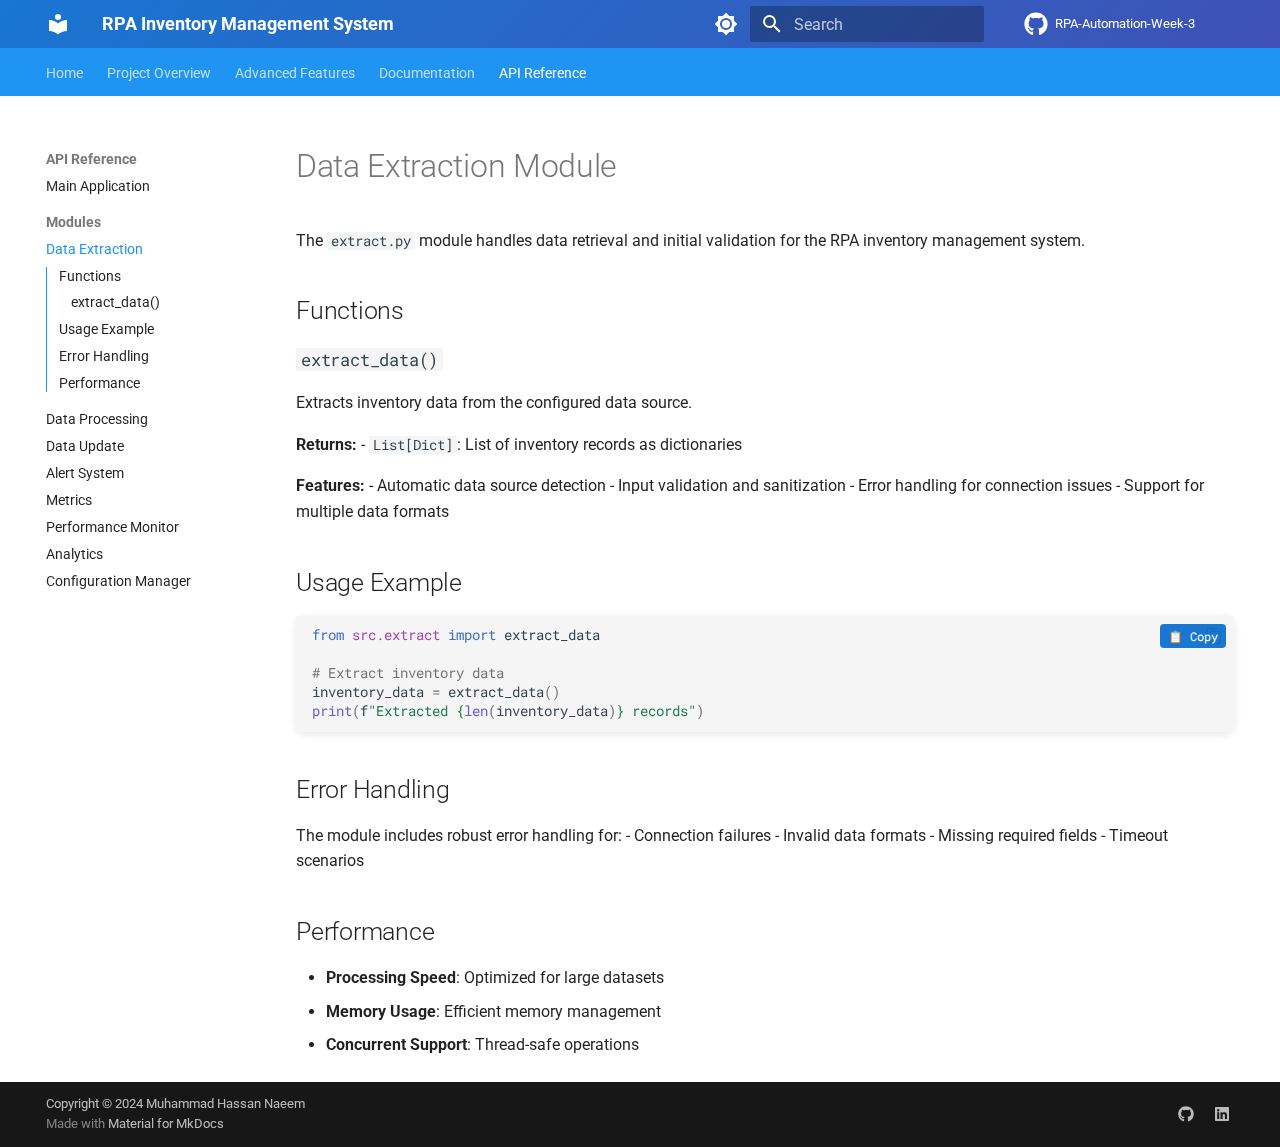
<file: api/extract/index.html>
<!doctype html>
<html lang="en" class="no-js">
  <head>
    
      <meta charset="utf-8">
      <meta name="viewport" content="width=device-width,initial-scale=1">
      
        <meta name="description" content="A comprehensive Robotic Process Automation system for inventory management with data extraction, processing, and analytics capabilities.">
      
      
        <meta name="author" content="Muhammad Hassan Naeem">
      
      
        <link rel="canonical" href="https://github.com/your-username/RPA-Automation-Week-3/api/extract/">
      
      
        <link rel="prev" href="../main/">
      
      
        <link rel="next" href="../process/">
      
      
      <link rel="icon" href="../../assets/images/favicon.png">
      <meta name="generator" content="mkdocs-1.6.1, mkdocs-material-9.6.16">
    
    
      
        <title>Data Extraction - RPA Inventory Management System</title>
      
    
    
      <link rel="stylesheet" href="../../assets/stylesheets/main.7e37652d.min.css">
      
        
        <link rel="stylesheet" href="../../assets/stylesheets/palette.06af60db.min.css">
      
      


    
    
      
    
    
      
        
        
        <link rel="preconnect" href="https://fonts.gstatic.com" crossorigin>
        <link rel="stylesheet" href="https://fonts.googleapis.com/css?family=Roboto:300,300i,400,400i,700,700i%7CRoboto+Mono:400,400i,700,700i&display=fallback">
        <style>:root{--md-text-font:"Roboto";--md-code-font:"Roboto Mono"}</style>
      
    
    
      <link rel="stylesheet" href="../../stylesheets/extra.css">
    
    <script>__md_scope=new URL("../..",location),__md_hash=e=>[...e].reduce(((e,_)=>(e<<5)-e+_.charCodeAt(0)),0),__md_get=(e,_=localStorage,t=__md_scope)=>JSON.parse(_.getItem(t.pathname+"."+e)),__md_set=(e,_,t=localStorage,a=__md_scope)=>{try{t.setItem(a.pathname+"."+e,JSON.stringify(_))}catch(e){}}</script>
    
      

    
    
    
  </head>
  
  
    
    
      
    
    
    
    
    <body dir="ltr" data-md-color-scheme="default" data-md-color-primary="blue" data-md-color-accent="indigo">
  
    
    <input class="md-toggle" data-md-toggle="drawer" type="checkbox" id="__drawer" autocomplete="off">
    <input class="md-toggle" data-md-toggle="search" type="checkbox" id="__search" autocomplete="off">
    <label class="md-overlay" for="__drawer"></label>
    <div data-md-component="skip">
      
        
        <a href="#data-extraction-module" class="md-skip">
          Skip to content
        </a>
      
    </div>
    <div data-md-component="announce">
      
    </div>
    
    
      

<header class="md-header" data-md-component="header">
  <nav class="md-header__inner md-grid" aria-label="Header">
    <a href="../.." title="RPA Inventory Management System" class="md-header__button md-logo" aria-label="RPA Inventory Management System" data-md-component="logo">
      
  
  <svg xmlns="http://www.w3.org/2000/svg" viewBox="0 0 24 24"><path d="M12 8a3 3 0 0 0 3-3 3 3 0 0 0-3-3 3 3 0 0 0-3 3 3 3 0 0 0 3 3m0 3.54C9.64 9.35 6.5 8 3 8v11c3.5 0 6.64 1.35 9 3.54 2.36-2.19 5.5-3.54 9-3.54V8c-3.5 0-6.64 1.35-9 3.54"/></svg>

    </a>
    <label class="md-header__button md-icon" for="__drawer">
      
      <svg xmlns="http://www.w3.org/2000/svg" viewBox="0 0 24 24"><path d="M3 6h18v2H3zm0 5h18v2H3zm0 5h18v2H3z"/></svg>
    </label>
    <div class="md-header__title" data-md-component="header-title">
      <div class="md-header__ellipsis">
        <div class="md-header__topic">
          <span class="md-ellipsis">
            RPA Inventory Management System
          </span>
        </div>
        <div class="md-header__topic" data-md-component="header-topic">
          <span class="md-ellipsis">
            
              Data Extraction
            
          </span>
        </div>
      </div>
    </div>
    
      
        <form class="md-header__option" data-md-component="palette">
  
    
    
    
    <input class="md-option" data-md-color-media="(prefers-color-scheme: light)" data-md-color-scheme="default" data-md-color-primary="blue" data-md-color-accent="indigo"  aria-label="Switch to dark mode"  type="radio" name="__palette" id="__palette_0">
    
      <label class="md-header__button md-icon" title="Switch to dark mode" for="__palette_1" hidden>
        <svg xmlns="http://www.w3.org/2000/svg" viewBox="0 0 24 24"><path d="M12 8a4 4 0 0 0-4 4 4 4 0 0 0 4 4 4 4 0 0 0 4-4 4 4 0 0 0-4-4m0 10a6 6 0 0 1-6-6 6 6 0 0 1 6-6 6 6 0 0 1 6 6 6 6 0 0 1-6 6m8-9.31V4h-4.69L12 .69 8.69 4H4v4.69L.69 12 4 15.31V20h4.69L12 23.31 15.31 20H20v-4.69L23.31 12z"/></svg>
      </label>
    
  
    
    
    
    <input class="md-option" data-md-color-media="(prefers-color-scheme: dark)" data-md-color-scheme="slate" data-md-color-primary="blue" data-md-color-accent="indigo"  aria-label="Switch to light mode"  type="radio" name="__palette" id="__palette_1">
    
      <label class="md-header__button md-icon" title="Switch to light mode" for="__palette_0" hidden>
        <svg xmlns="http://www.w3.org/2000/svg" viewBox="0 0 24 24"><path d="M12 18c-.89 0-1.74-.2-2.5-.55C11.56 16.5 13 14.42 13 12s-1.44-4.5-3.5-5.45C10.26 6.2 11.11 6 12 6a6 6 0 0 1 6 6 6 6 0 0 1-6 6m8-9.31V4h-4.69L12 .69 8.69 4H4v4.69L.69 12 4 15.31V20h4.69L12 23.31 15.31 20H20v-4.69L23.31 12z"/></svg>
      </label>
    
  
</form>
      
    
    
      <script>var palette=__md_get("__palette");if(palette&&palette.color){if("(prefers-color-scheme)"===palette.color.media){var media=matchMedia("(prefers-color-scheme: light)"),input=document.querySelector(media.matches?"[data-md-color-media='(prefers-color-scheme: light)']":"[data-md-color-media='(prefers-color-scheme: dark)']");palette.color.media=input.getAttribute("data-md-color-media"),palette.color.scheme=input.getAttribute("data-md-color-scheme"),palette.color.primary=input.getAttribute("data-md-color-primary"),palette.color.accent=input.getAttribute("data-md-color-accent")}for(var[key,value]of Object.entries(palette.color))document.body.setAttribute("data-md-color-"+key,value)}</script>
    
    
    
      
      
        <label class="md-header__button md-icon" for="__search">
          
          <svg xmlns="http://www.w3.org/2000/svg" viewBox="0 0 24 24"><path d="M9.5 3A6.5 6.5 0 0 1 16 9.5c0 1.61-.59 3.09-1.56 4.23l.27.27h.79l5 5-1.5 1.5-5-5v-.79l-.27-.27A6.52 6.52 0 0 1 9.5 16 6.5 6.5 0 0 1 3 9.5 6.5 6.5 0 0 1 9.5 3m0 2C7 5 5 7 5 9.5S7 14 9.5 14 14 12 14 9.5 12 5 9.5 5"/></svg>
        </label>
        <div class="md-search" data-md-component="search" role="dialog">
  <label class="md-search__overlay" for="__search"></label>
  <div class="md-search__inner" role="search">
    <form class="md-search__form" name="search">
      <input type="text" class="md-search__input" name="query" aria-label="Search" placeholder="Search" autocapitalize="off" autocorrect="off" autocomplete="off" spellcheck="false" data-md-component="search-query" required>
      <label class="md-search__icon md-icon" for="__search">
        
        <svg xmlns="http://www.w3.org/2000/svg" viewBox="0 0 24 24"><path d="M9.5 3A6.5 6.5 0 0 1 16 9.5c0 1.61-.59 3.09-1.56 4.23l.27.27h.79l5 5-1.5 1.5-5-5v-.79l-.27-.27A6.52 6.52 0 0 1 9.5 16 6.5 6.5 0 0 1 3 9.5 6.5 6.5 0 0 1 9.5 3m0 2C7 5 5 7 5 9.5S7 14 9.5 14 14 12 14 9.5 12 5 9.5 5"/></svg>
        
        <svg xmlns="http://www.w3.org/2000/svg" viewBox="0 0 24 24"><path d="M20 11v2H8l5.5 5.5-1.42 1.42L4.16 12l7.92-7.92L13.5 5.5 8 11z"/></svg>
      </label>
      <nav class="md-search__options" aria-label="Search">
        
          <a href="javascript:void(0)" class="md-search__icon md-icon" title="Share" aria-label="Share" data-clipboard data-clipboard-text="" data-md-component="search-share" tabindex="-1">
            
            <svg xmlns="http://www.w3.org/2000/svg" viewBox="0 0 24 24"><path d="M18 16.08c-.76 0-1.44.3-1.96.77L8.91 12.7c.05-.23.09-.46.09-.7s-.04-.47-.09-.7l7.05-4.11c.54.5 1.25.81 2.04.81a3 3 0 0 0 3-3 3 3 0 0 0-3-3 3 3 0 0 0-3 3c0 .24.04.47.09.7L8.04 9.81C7.5 9.31 6.79 9 6 9a3 3 0 0 0-3 3 3 3 0 0 0 3 3c.79 0 1.5-.31 2.04-.81l7.12 4.15c-.05.21-.08.43-.08.66 0 1.61 1.31 2.91 2.92 2.91s2.92-1.3 2.92-2.91A2.92 2.92 0 0 0 18 16.08"/></svg>
          </a>
        
        <button type="reset" class="md-search__icon md-icon" title="Clear" aria-label="Clear" tabindex="-1">
          
          <svg xmlns="http://www.w3.org/2000/svg" viewBox="0 0 24 24"><path d="M19 6.41 17.59 5 12 10.59 6.41 5 5 6.41 10.59 12 5 17.59 6.41 19 12 13.41 17.59 19 19 17.59 13.41 12z"/></svg>
        </button>
      </nav>
      
    </form>
    <div class="md-search__output">
      <div class="md-search__scrollwrap" tabindex="0" data-md-scrollfix>
        <div class="md-search-result" data-md-component="search-result">
          <div class="md-search-result__meta">
            Initializing search
          </div>
          <ol class="md-search-result__list" role="presentation"></ol>
        </div>
      </div>
    </div>
  </div>
</div>
      
    
    
      <div class="md-header__source">
        <a href="https://github.com/your-username/RPA-Automation-Week-3" title="Go to repository" class="md-source" data-md-component="source">
  <div class="md-source__icon md-icon">
    
    <svg xmlns="http://www.w3.org/2000/svg" viewBox="0 0 512 512"><!--! Font Awesome Free 7.0.0 by @fontawesome - https://fontawesome.com License - https://fontawesome.com/license/free (Icons: CC BY 4.0, Fonts: SIL OFL 1.1, Code: MIT License) Copyright 2025 Fonticons, Inc.--><path fill="currentColor" d="M173.9 397.4c0 2-2.3 3.6-5.2 3.6-3.3.3-5.6-1.3-5.6-3.6 0-2 2.3-3.6 5.2-3.6 3-.3 5.6 1.3 5.6 3.6m-31.1-4.5c-.7 2 1.3 4.3 4.3 4.9 2.6 1 5.6 0 6.2-2s-1.3-4.3-4.3-5.2c-2.6-.7-5.5.3-6.2 2.3m44.2-1.7c-2.9.7-4.9 2.6-4.6 4.9.3 2 2.9 3.3 5.9 2.6 2.9-.7 4.9-2.6 4.6-4.6-.3-1.9-3-3.2-5.9-2.9M252.8 8C114.1 8 8 113.3 8 252c0 110.9 69.8 205.8 169.5 239.2 12.8 2.3 17.3-5.6 17.3-12.1 0-6.2-.3-40.4-.3-61.4 0 0-70 15-84.7-29.8 0 0-11.4-29.1-27.8-36.6 0 0-22.9-15.7 1.6-15.4 0 0 24.9 2 38.6 25.8 21.9 38.6 58.6 27.5 72.9 20.9 2.3-16 8.8-27.1 16-33.7-55.9-6.2-112.3-14.3-112.3-110.5 0-27.5 7.6-41.3 23.6-58.9-2.6-6.5-11.1-33.3 2.6-67.9 20.9-6.5 69 27 69 27 20-5.6 41.5-8.5 62.8-8.5s42.8 2.9 62.8 8.5c0 0 48.1-33.6 69-27 13.7 34.7 5.2 61.4 2.6 67.9 16 17.7 25.8 31.5 25.8 58.9 0 96.5-58.9 104.2-114.8 110.5 9.2 7.9 17 22.9 17 46.4 0 33.7-.3 75.4-.3 83.6 0 6.5 4.6 14.4 17.3 12.1C436.2 457.8 504 362.9 504 252 504 113.3 391.5 8 252.8 8M105.2 352.9c-1.3 1-1 3.3.7 5.2 1.6 1.6 3.9 2.3 5.2 1 1.3-1 1-3.3-.7-5.2-1.6-1.6-3.9-2.3-5.2-1m-10.8-8.1c-.7 1.3.3 2.9 2.3 3.9 1.6 1 3.6.7 4.3-.7.7-1.3-.3-2.9-2.3-3.9-2-.6-3.6-.3-4.3.7m32.4 35.6c-1.6 1.3-1 4.3 1.3 6.2 2.3 2.3 5.2 2.6 6.5 1 1.3-1.3.7-4.3-1.3-6.2-2.2-2.3-5.2-2.6-6.5-1m-11.4-14.7c-1.6 1-1.6 3.6 0 5.9s4.3 3.3 5.6 2.3c1.6-1.3 1.6-3.9 0-6.2-1.4-2.3-4-3.3-5.6-2"/></svg>
  </div>
  <div class="md-source__repository">
    RPA-Automation-Week-3
  </div>
</a>
      </div>
    
  </nav>
  
</header>
    
    <div class="md-container" data-md-component="container">
      
      
        
          
            
<nav class="md-tabs" aria-label="Tabs" data-md-component="tabs">
  <div class="md-grid">
    <ul class="md-tabs__list">
      
        
  
  
  
  
    <li class="md-tabs__item">
      <a href="../.." class="md-tabs__link">
        
  
  
    
  
  Home

      </a>
    </li>
  

      
        
  
  
  
  
    <li class="md-tabs__item">
      <a href="../../PROJECT_OVERVIEW/" class="md-tabs__link">
        
  
  
    
  
  Project Overview

      </a>
    </li>
  

      
        
  
  
  
  
    <li class="md-tabs__item">
      <a href="../../ADVANCED_FEATURES/" class="md-tabs__link">
        
  
  
    
  
  Advanced Features

      </a>
    </li>
  

      
        
  
  
  
  
    
    
      <li class="md-tabs__item">
        <a href="../../process_documentation/" class="md-tabs__link">
          
  
  
  Documentation

        </a>
      </li>
    
  

      
        
  
  
  
    
  
  
    
    
      <li class="md-tabs__item md-tabs__item--active">
        <a href="../main/" class="md-tabs__link">
          
  
  
  API Reference

        </a>
      </li>
    
  

      
    </ul>
  </div>
</nav>
          
        
      
      <main class="md-main" data-md-component="main">
        <div class="md-main__inner md-grid">
          
            
              
              <div class="md-sidebar md-sidebar--primary" data-md-component="sidebar" data-md-type="navigation" >
                <div class="md-sidebar__scrollwrap">
                  <div class="md-sidebar__inner">
                    


  


  

<nav class="md-nav md-nav--primary md-nav--lifted md-nav--integrated" aria-label="Navigation" data-md-level="0">
  <label class="md-nav__title" for="__drawer">
    <a href="../.." title="RPA Inventory Management System" class="md-nav__button md-logo" aria-label="RPA Inventory Management System" data-md-component="logo">
      
  
  <svg xmlns="http://www.w3.org/2000/svg" viewBox="0 0 24 24"><path d="M12 8a3 3 0 0 0 3-3 3 3 0 0 0-3-3 3 3 0 0 0-3 3 3 3 0 0 0 3 3m0 3.54C9.64 9.35 6.5 8 3 8v11c3.5 0 6.64 1.35 9 3.54 2.36-2.19 5.5-3.54 9-3.54V8c-3.5 0-6.64 1.35-9 3.54"/></svg>

    </a>
    RPA Inventory Management System
  </label>
  
    <div class="md-nav__source">
      <a href="https://github.com/your-username/RPA-Automation-Week-3" title="Go to repository" class="md-source" data-md-component="source">
  <div class="md-source__icon md-icon">
    
    <svg xmlns="http://www.w3.org/2000/svg" viewBox="0 0 512 512"><!--! Font Awesome Free 7.0.0 by @fontawesome - https://fontawesome.com License - https://fontawesome.com/license/free (Icons: CC BY 4.0, Fonts: SIL OFL 1.1, Code: MIT License) Copyright 2025 Fonticons, Inc.--><path fill="currentColor" d="M173.9 397.4c0 2-2.3 3.6-5.2 3.6-3.3.3-5.6-1.3-5.6-3.6 0-2 2.3-3.6 5.2-3.6 3-.3 5.6 1.3 5.6 3.6m-31.1-4.5c-.7 2 1.3 4.3 4.3 4.9 2.6 1 5.6 0 6.2-2s-1.3-4.3-4.3-5.2c-2.6-.7-5.5.3-6.2 2.3m44.2-1.7c-2.9.7-4.9 2.6-4.6 4.9.3 2 2.9 3.3 5.9 2.6 2.9-.7 4.9-2.6 4.6-4.6-.3-1.9-3-3.2-5.9-2.9M252.8 8C114.1 8 8 113.3 8 252c0 110.9 69.8 205.8 169.5 239.2 12.8 2.3 17.3-5.6 17.3-12.1 0-6.2-.3-40.4-.3-61.4 0 0-70 15-84.7-29.8 0 0-11.4-29.1-27.8-36.6 0 0-22.9-15.7 1.6-15.4 0 0 24.9 2 38.6 25.8 21.9 38.6 58.6 27.5 72.9 20.9 2.3-16 8.8-27.1 16-33.7-55.9-6.2-112.3-14.3-112.3-110.5 0-27.5 7.6-41.3 23.6-58.9-2.6-6.5-11.1-33.3 2.6-67.9 20.9-6.5 69 27 69 27 20-5.6 41.5-8.5 62.8-8.5s42.8 2.9 62.8 8.5c0 0 48.1-33.6 69-27 13.7 34.7 5.2 61.4 2.6 67.9 16 17.7 25.8 31.5 25.8 58.9 0 96.5-58.9 104.2-114.8 110.5 9.2 7.9 17 22.9 17 46.4 0 33.7-.3 75.4-.3 83.6 0 6.5 4.6 14.4 17.3 12.1C436.2 457.8 504 362.9 504 252 504 113.3 391.5 8 252.8 8M105.2 352.9c-1.3 1-1 3.3.7 5.2 1.6 1.6 3.9 2.3 5.2 1 1.3-1 1-3.3-.7-5.2-1.6-1.6-3.9-2.3-5.2-1m-10.8-8.1c-.7 1.3.3 2.9 2.3 3.9 1.6 1 3.6.7 4.3-.7.7-1.3-.3-2.9-2.3-3.9-2-.6-3.6-.3-4.3.7m32.4 35.6c-1.6 1.3-1 4.3 1.3 6.2 2.3 2.3 5.2 2.6 6.5 1 1.3-1.3.7-4.3-1.3-6.2-2.2-2.3-5.2-2.6-6.5-1m-11.4-14.7c-1.6 1-1.6 3.6 0 5.9s4.3 3.3 5.6 2.3c1.6-1.3 1.6-3.9 0-6.2-1.4-2.3-4-3.3-5.6-2"/></svg>
  </div>
  <div class="md-source__repository">
    RPA-Automation-Week-3
  </div>
</a>
    </div>
  
  <ul class="md-nav__list" data-md-scrollfix>
    
      
      
  
  
  
  
    <li class="md-nav__item">
      <a href="../.." class="md-nav__link">
        
  
  
  <span class="md-ellipsis">
    Home
    
  </span>
  

      </a>
    </li>
  

    
      
      
  
  
  
  
    <li class="md-nav__item">
      <a href="../../PROJECT_OVERVIEW/" class="md-nav__link">
        
  
  
  <span class="md-ellipsis">
    Project Overview
    
  </span>
  

      </a>
    </li>
  

    
      
      
  
  
  
  
    <li class="md-nav__item">
      <a href="../../ADVANCED_FEATURES/" class="md-nav__link">
        
  
  
  <span class="md-ellipsis">
    Advanced Features
    
  </span>
  

      </a>
    </li>
  

    
      
      
  
  
  
  
    
    
    
    
      
      
        
      
    
    
    <li class="md-nav__item md-nav__item--nested">
      
        
        
          
        
        <input class="md-nav__toggle md-toggle md-toggle--indeterminate" type="checkbox" id="__nav_4" >
        
          
          <label class="md-nav__link" for="__nav_4" id="__nav_4_label" tabindex="0">
            
  
  
  <span class="md-ellipsis">
    Documentation
    
  </span>
  

            <span class="md-nav__icon md-icon"></span>
          </label>
        
        <nav class="md-nav" data-md-level="1" aria-labelledby="__nav_4_label" aria-expanded="false">
          <label class="md-nav__title" for="__nav_4">
            <span class="md-nav__icon md-icon"></span>
            Documentation
          </label>
          <ul class="md-nav__list" data-md-scrollfix>
            
              
                
  
  
  
  
    <li class="md-nav__item">
      <a href="../../process_documentation/" class="md-nav__link">
        
  
  
  <span class="md-ellipsis">
    Process Documentation
    
  </span>
  

      </a>
    </li>
  

              
            
          </ul>
        </nav>
      
    </li>
  

    
      
      
  
  
    
  
  
  
    
    
    
    
      
        
        
      
      
        
      
    
    
    <li class="md-nav__item md-nav__item--active md-nav__item--section md-nav__item--nested">
      
        
        
        <input class="md-nav__toggle md-toggle " type="checkbox" id="__nav_5" checked>
        
          
          <label class="md-nav__link" for="__nav_5" id="__nav_5_label" tabindex="">
            
  
  
  <span class="md-ellipsis">
    API Reference
    
  </span>
  

            <span class="md-nav__icon md-icon"></span>
          </label>
        
        <nav class="md-nav" data-md-level="1" aria-labelledby="__nav_5_label" aria-expanded="true">
          <label class="md-nav__title" for="__nav_5">
            <span class="md-nav__icon md-icon"></span>
            API Reference
          </label>
          <ul class="md-nav__list" data-md-scrollfix>
            
              
                
  
  
  
  
    <li class="md-nav__item">
      <a href="../main/" class="md-nav__link">
        
  
  
  <span class="md-ellipsis">
    Main Application
    
  </span>
  

      </a>
    </li>
  

              
            
              
                
  
  
    
  
  
  
    
    
    
    
      
      
        
          
          
        
      
    
    
    <li class="md-nav__item md-nav__item--active md-nav__item--section md-nav__item--nested">
      
        
        
        <input class="md-nav__toggle md-toggle " type="checkbox" id="__nav_5_2" checked>
        
          
          <label class="md-nav__link" for="__nav_5_2" id="__nav_5_2_label" tabindex="">
            
  
  
  <span class="md-ellipsis">
    Modules
    
  </span>
  

            <span class="md-nav__icon md-icon"></span>
          </label>
        
        <nav class="md-nav" data-md-level="2" aria-labelledby="__nav_5_2_label" aria-expanded="true">
          <label class="md-nav__title" for="__nav_5_2">
            <span class="md-nav__icon md-icon"></span>
            Modules
          </label>
          <ul class="md-nav__list" data-md-scrollfix>
            
              
                
  
  
    
  
  
  
    <li class="md-nav__item md-nav__item--active">
      
      <input class="md-nav__toggle md-toggle" type="checkbox" id="__toc">
      
      
        
      
      
        <label class="md-nav__link md-nav__link--active" for="__toc">
          
  
  
  <span class="md-ellipsis">
    Data Extraction
    
  </span>
  

          <span class="md-nav__icon md-icon"></span>
        </label>
      
      <a href="./" class="md-nav__link md-nav__link--active">
        
  
  
  <span class="md-ellipsis">
    Data Extraction
    
  </span>
  

      </a>
      
        

<nav class="md-nav md-nav--secondary" aria-label="Table of contents">
  
  
  
    
  
  
    <label class="md-nav__title" for="__toc">
      <span class="md-nav__icon md-icon"></span>
      Table of contents
    </label>
    <ul class="md-nav__list" data-md-component="toc" data-md-scrollfix>
      
        <li class="md-nav__item">
  <a href="#functions" class="md-nav__link">
    <span class="md-ellipsis">
      Functions
    </span>
  </a>
  
    <nav class="md-nav" aria-label="Functions">
      <ul class="md-nav__list">
        
          <li class="md-nav__item">
  <a href="#extract_data" class="md-nav__link">
    <span class="md-ellipsis">
      extract_data()
    </span>
  </a>
  
</li>
        
      </ul>
    </nav>
  
</li>
      
        <li class="md-nav__item">
  <a href="#usage-example" class="md-nav__link">
    <span class="md-ellipsis">
      Usage Example
    </span>
  </a>
  
</li>
      
        <li class="md-nav__item">
  <a href="#error-handling" class="md-nav__link">
    <span class="md-ellipsis">
      Error Handling
    </span>
  </a>
  
</li>
      
        <li class="md-nav__item">
  <a href="#performance" class="md-nav__link">
    <span class="md-ellipsis">
      Performance
    </span>
  </a>
  
</li>
      
    </ul>
  
</nav>
      
    </li>
  

              
            
              
                
  
  
  
  
    <li class="md-nav__item">
      <a href="../process/" class="md-nav__link">
        
  
  
  <span class="md-ellipsis">
    Data Processing
    
  </span>
  

      </a>
    </li>
  

              
            
              
                
  
  
  
  
    <li class="md-nav__item">
      <a href="../update/" class="md-nav__link">
        
  
  
  <span class="md-ellipsis">
    Data Update
    
  </span>
  

      </a>
    </li>
  

              
            
              
                
  
  
  
  
    <li class="md-nav__item">
      <a href="../alert/" class="md-nav__link">
        
  
  
  <span class="md-ellipsis">
    Alert System
    
  </span>
  

      </a>
    </li>
  

              
            
              
                
  
  
  
  
    <li class="md-nav__item">
      <a href="../metrics/" class="md-nav__link">
        
  
  
  <span class="md-ellipsis">
    Metrics
    
  </span>
  

      </a>
    </li>
  

              
            
              
                
  
  
  
  
    <li class="md-nav__item">
      <a href="../performance_monitor/" class="md-nav__link">
        
  
  
  <span class="md-ellipsis">
    Performance Monitor
    
  </span>
  

      </a>
    </li>
  

              
            
              
                
  
  
  
  
    <li class="md-nav__item">
      <a href="../analytics/" class="md-nav__link">
        
  
  
  <span class="md-ellipsis">
    Analytics
    
  </span>
  

      </a>
    </li>
  

              
            
              
                
  
  
  
  
    <li class="md-nav__item">
      <a href="../config_manager/" class="md-nav__link">
        
  
  
  <span class="md-ellipsis">
    Configuration Manager
    
  </span>
  

      </a>
    </li>
  

              
            
          </ul>
        </nav>
      
    </li>
  

              
            
          </ul>
        </nav>
      
    </li>
  

    
  </ul>
</nav>
                  </div>
                </div>
              </div>
            
            
          
          
            <div class="md-content" data-md-component="content">
              <article class="md-content__inner md-typeset">
                
                  


  
  


<h1 id="data-extraction-module">Data Extraction Module<a class="headerlink" href="#data-extraction-module" title="Permanent link">&para;</a></h1>
<p>The <code>extract.py</code> module handles data retrieval and initial validation for the RPA inventory management system.</p>
<h2 id="functions">Functions<a class="headerlink" href="#functions" title="Permanent link">&para;</a></h2>
<h3 id="extract_data"><code>extract_data()</code><a class="headerlink" href="#extract_data" title="Permanent link">&para;</a></h3>
<p>Extracts inventory data from the configured data source.</p>
<p><strong>Returns:</strong>
- <code>List[Dict]</code>: List of inventory records as dictionaries</p>
<p><strong>Features:</strong>
- Automatic data source detection
- Input validation and sanitization
- Error handling for connection issues
- Support for multiple data formats</p>
<h2 id="usage-example">Usage Example<a class="headerlink" href="#usage-example" title="Permanent link">&para;</a></h2>
<div class="language-python highlight"><pre><span></span><code><span id="__span-0-1"><a id="__codelineno-0-1" name="__codelineno-0-1" href="#__codelineno-0-1"></a><span class="kn">from</span><span class="w"> </span><span class="nn">src.extract</span><span class="w"> </span><span class="kn">import</span> <span class="n">extract_data</span>
</span><span id="__span-0-2"><a id="__codelineno-0-2" name="__codelineno-0-2" href="#__codelineno-0-2"></a>
</span><span id="__span-0-3"><a id="__codelineno-0-3" name="__codelineno-0-3" href="#__codelineno-0-3"></a><span class="c1"># Extract inventory data</span>
</span><span id="__span-0-4"><a id="__codelineno-0-4" name="__codelineno-0-4" href="#__codelineno-0-4"></a><span class="n">inventory_data</span> <span class="o">=</span> <span class="n">extract_data</span><span class="p">()</span>
</span><span id="__span-0-5"><a id="__codelineno-0-5" name="__codelineno-0-5" href="#__codelineno-0-5"></a><span class="nb">print</span><span class="p">(</span><span class="sa">f</span><span class="s2">&quot;Extracted </span><span class="si">{</span><span class="nb">len</span><span class="p">(</span><span class="n">inventory_data</span><span class="p">)</span><span class="si">}</span><span class="s2"> records&quot;</span><span class="p">)</span>
</span></code></pre></div>
<h2 id="error-handling">Error Handling<a class="headerlink" href="#error-handling" title="Permanent link">&para;</a></h2>
<p>The module includes robust error handling for:
- Connection failures
- Invalid data formats
- Missing required fields
- Timeout scenarios</p>
<h2 id="performance">Performance<a class="headerlink" href="#performance" title="Permanent link">&para;</a></h2>
<ul>
<li><strong>Processing Speed</strong>: Optimized for large datasets</li>
<li><strong>Memory Usage</strong>: Efficient memory management</li>
<li><strong>Concurrent Support</strong>: Thread-safe operations</li>
</ul>












                
              </article>
            </div>
          
          
<script>var target=document.getElementById(location.hash.slice(1));target&&target.name&&(target.checked=target.name.startsWith("__tabbed_"))</script>
        </div>
        
          <button type="button" class="md-top md-icon" data-md-component="top" hidden>
  
  <svg xmlns="http://www.w3.org/2000/svg" viewBox="0 0 24 24"><path d="M13 20h-2V8l-5.5 5.5-1.42-1.42L12 4.16l7.92 7.92-1.42 1.42L13 8z"/></svg>
  Back to top
</button>
        
      </main>
      
        <footer class="md-footer">
  
  <div class="md-footer-meta md-typeset">
    <div class="md-footer-meta__inner md-grid">
      <div class="md-copyright">
  
    <div class="md-copyright__highlight">
      Copyright &copy; 2024 Muhammad Hassan Naeem
    </div>
  
  
    Made with
    <a href="https://squidfunk.github.io/mkdocs-material/" target="_blank" rel="noopener">
      Material for MkDocs
    </a>
  
</div>
      
        <div class="md-social">
  
    
    
    
    
      
      
    
    <a href="https://github.com/your-username" target="_blank" rel="noopener" title="github.com" class="md-social__link">
      <svg xmlns="http://www.w3.org/2000/svg" viewBox="0 0 512 512"><!--! Font Awesome Free 7.0.0 by @fontawesome - https://fontawesome.com License - https://fontawesome.com/license/free (Icons: CC BY 4.0, Fonts: SIL OFL 1.1, Code: MIT License) Copyright 2025 Fonticons, Inc.--><path fill="currentColor" d="M173.9 397.4c0 2-2.3 3.6-5.2 3.6-3.3.3-5.6-1.3-5.6-3.6 0-2 2.3-3.6 5.2-3.6 3-.3 5.6 1.3 5.6 3.6m-31.1-4.5c-.7 2 1.3 4.3 4.3 4.9 2.6 1 5.6 0 6.2-2s-1.3-4.3-4.3-5.2c-2.6-.7-5.5.3-6.2 2.3m44.2-1.7c-2.9.7-4.9 2.6-4.6 4.9.3 2 2.9 3.3 5.9 2.6 2.9-.7 4.9-2.6 4.6-4.6-.3-1.9-3-3.2-5.9-2.9M252.8 8C114.1 8 8 113.3 8 252c0 110.9 69.8 205.8 169.5 239.2 12.8 2.3 17.3-5.6 17.3-12.1 0-6.2-.3-40.4-.3-61.4 0 0-70 15-84.7-29.8 0 0-11.4-29.1-27.8-36.6 0 0-22.9-15.7 1.6-15.4 0 0 24.9 2 38.6 25.8 21.9 38.6 58.6 27.5 72.9 20.9 2.3-16 8.8-27.1 16-33.7-55.9-6.2-112.3-14.3-112.3-110.5 0-27.5 7.6-41.3 23.6-58.9-2.6-6.5-11.1-33.3 2.6-67.9 20.9-6.5 69 27 69 27 20-5.6 41.5-8.5 62.8-8.5s42.8 2.9 62.8 8.5c0 0 48.1-33.6 69-27 13.7 34.7 5.2 61.4 2.6 67.9 16 17.7 25.8 31.5 25.8 58.9 0 96.5-58.9 104.2-114.8 110.5 9.2 7.9 17 22.9 17 46.4 0 33.7-.3 75.4-.3 83.6 0 6.5 4.6 14.4 17.3 12.1C436.2 457.8 504 362.9 504 252 504 113.3 391.5 8 252.8 8M105.2 352.9c-1.3 1-1 3.3.7 5.2 1.6 1.6 3.9 2.3 5.2 1 1.3-1 1-3.3-.7-5.2-1.6-1.6-3.9-2.3-5.2-1m-10.8-8.1c-.7 1.3.3 2.9 2.3 3.9 1.6 1 3.6.7 4.3-.7.7-1.3-.3-2.9-2.3-3.9-2-.6-3.6-.3-4.3.7m32.4 35.6c-1.6 1.3-1 4.3 1.3 6.2 2.3 2.3 5.2 2.6 6.5 1 1.3-1.3.7-4.3-1.3-6.2-2.2-2.3-5.2-2.6-6.5-1m-11.4-14.7c-1.6 1-1.6 3.6 0 5.9s4.3 3.3 5.6 2.3c1.6-1.3 1.6-3.9 0-6.2-1.4-2.3-4-3.3-5.6-2"/></svg>
    </a>
  
    
    
    
    
      
      
    
    <a href="https://linkedin.com/in/your-profile" target="_blank" rel="noopener" title="linkedin.com" class="md-social__link">
      <svg xmlns="http://www.w3.org/2000/svg" viewBox="0 0 448 512"><!--! Font Awesome Free 7.0.0 by @fontawesome - https://fontawesome.com License - https://fontawesome.com/license/free (Icons: CC BY 4.0, Fonts: SIL OFL 1.1, Code: MIT License) Copyright 2025 Fonticons, Inc.--><path fill="currentColor" d="M416 32H31.9C14.3 32 0 46.5 0 64.3v383.4C0 465.5 14.3 480 31.9 480H416c17.6 0 32-14.5 32-32.3V64.3c0-17.8-14.4-32.3-32-32.3M135.4 416H69V202.2h66.5V416zM102.2 96a38.5 38.5 0 1 1 0 77 38.5 38.5 0 1 1 0-77m282.1 320h-66.4V312c0-24.8-.5-56.7-34.5-56.7-34.6 0-39.9 27-39.9 54.9V416h-66.4V202.2h63.7v29.2h.9c8.9-16.8 30.6-34.5 62.9-34.5 67.2 0 79.7 44.3 79.7 101.9z"/></svg>
    </a>
  
</div>
      
    </div>
  </div>
</footer>
      
    </div>
    <div class="md-dialog" data-md-component="dialog">
      <div class="md-dialog__inner md-typeset"></div>
    </div>
    
    
    
      
      <script id="__config" type="application/json">{"base": "../..", "features": ["navigation.tabs", "navigation.sections", "navigation.expand", "navigation.top", "search.highlight", "search.share", "content.code.copy", "content.code.annotate", "toc.follow", "toc.integrate"], "search": "../../assets/javascripts/workers/search.d50fe291.min.js", "tags": null, "translations": {"clipboard.copied": "Copied to clipboard", "clipboard.copy": "Copy to clipboard", "search.result.more.one": "1 more on this page", "search.result.more.other": "# more on this page", "search.result.none": "No matching documents", "search.result.one": "1 matching document", "search.result.other": "# matching documents", "search.result.placeholder": "Type to start searching", "search.result.term.missing": "Missing", "select.version": "Select version"}, "version": null}</script>
    
    
      <script src="../../assets/javascripts/bundle.50899def.min.js"></script>
      
        <script src="../../javascripts/extra.js"></script>
      
    
  </body>
</html>
</file>
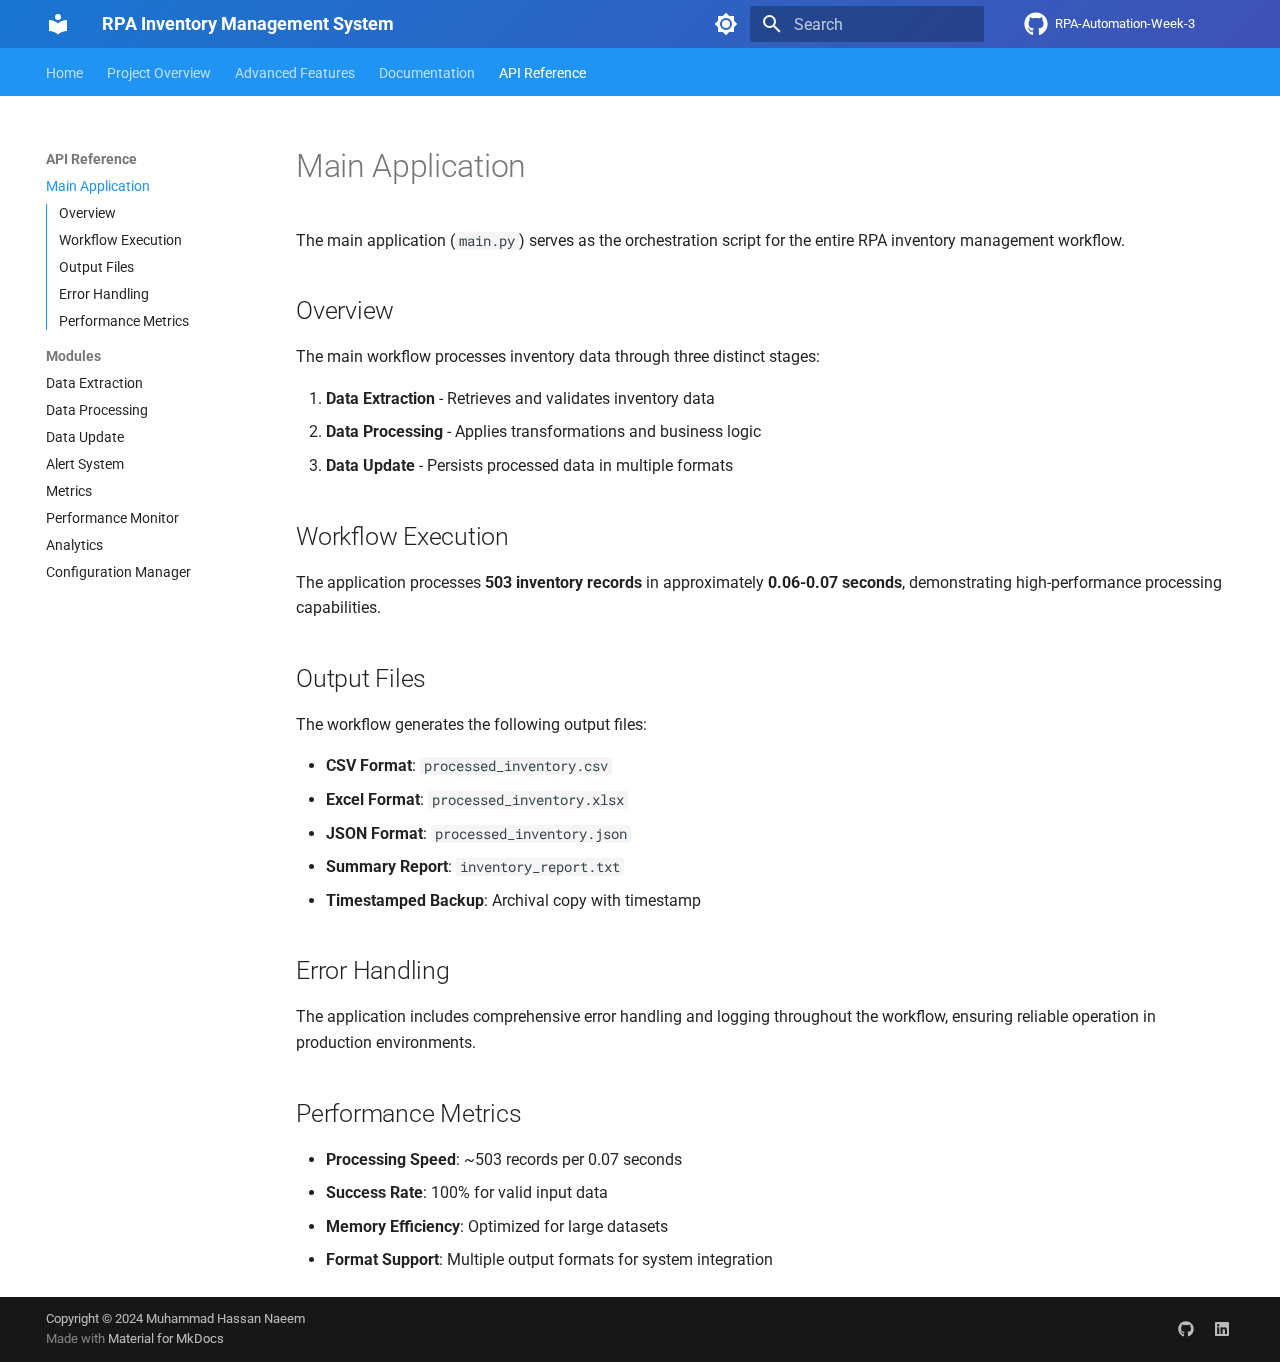
<file: api/main/index.html>
<!doctype html>
<html lang="en" class="no-js">
  <head>
    
      <meta charset="utf-8">
      <meta name="viewport" content="width=device-width,initial-scale=1">
      
        <meta name="description" content="A comprehensive Robotic Process Automation system for inventory management with data extraction, processing, and analytics capabilities.">
      
      
        <meta name="author" content="Muhammad Hassan Naeem">
      
      
        <link rel="canonical" href="https://github.com/your-username/RPA-Automation-Week-3/api/main/">
      
      
        <link rel="prev" href="../../process_documentation/">
      
      
        <link rel="next" href="../extract/">
      
      
      <link rel="icon" href="../../assets/images/favicon.png">
      <meta name="generator" content="mkdocs-1.6.1, mkdocs-material-9.6.16">
    
    
      
        <title>Main Application - RPA Inventory Management System</title>
      
    
    
      <link rel="stylesheet" href="../../assets/stylesheets/main.7e37652d.min.css">
      
        
        <link rel="stylesheet" href="../../assets/stylesheets/palette.06af60db.min.css">
      
      


    
    
      
    
    
      
        
        
        <link rel="preconnect" href="https://fonts.gstatic.com" crossorigin>
        <link rel="stylesheet" href="https://fonts.googleapis.com/css?family=Roboto:300,300i,400,400i,700,700i%7CRoboto+Mono:400,400i,700,700i&display=fallback">
        <style>:root{--md-text-font:"Roboto";--md-code-font:"Roboto Mono"}</style>
      
    
    
      <link rel="stylesheet" href="../../stylesheets/extra.css">
    
    <script>__md_scope=new URL("../..",location),__md_hash=e=>[...e].reduce(((e,_)=>(e<<5)-e+_.charCodeAt(0)),0),__md_get=(e,_=localStorage,t=__md_scope)=>JSON.parse(_.getItem(t.pathname+"."+e)),__md_set=(e,_,t=localStorage,a=__md_scope)=>{try{t.setItem(a.pathname+"."+e,JSON.stringify(_))}catch(e){}}</script>
    
      

    
    
    
  </head>
  
  
    
    
      
    
    
    
    
    <body dir="ltr" data-md-color-scheme="default" data-md-color-primary="blue" data-md-color-accent="indigo">
  
    
    <input class="md-toggle" data-md-toggle="drawer" type="checkbox" id="__drawer" autocomplete="off">
    <input class="md-toggle" data-md-toggle="search" type="checkbox" id="__search" autocomplete="off">
    <label class="md-overlay" for="__drawer"></label>
    <div data-md-component="skip">
      
        
        <a href="#main-application" class="md-skip">
          Skip to content
        </a>
      
    </div>
    <div data-md-component="announce">
      
    </div>
    
    
      

<header class="md-header" data-md-component="header">
  <nav class="md-header__inner md-grid" aria-label="Header">
    <a href="../.." title="RPA Inventory Management System" class="md-header__button md-logo" aria-label="RPA Inventory Management System" data-md-component="logo">
      
  
  <svg xmlns="http://www.w3.org/2000/svg" viewBox="0 0 24 24"><path d="M12 8a3 3 0 0 0 3-3 3 3 0 0 0-3-3 3 3 0 0 0-3 3 3 3 0 0 0 3 3m0 3.54C9.64 9.35 6.5 8 3 8v11c3.5 0 6.64 1.35 9 3.54 2.36-2.19 5.5-3.54 9-3.54V8c-3.5 0-6.64 1.35-9 3.54"/></svg>

    </a>
    <label class="md-header__button md-icon" for="__drawer">
      
      <svg xmlns="http://www.w3.org/2000/svg" viewBox="0 0 24 24"><path d="M3 6h18v2H3zm0 5h18v2H3zm0 5h18v2H3z"/></svg>
    </label>
    <div class="md-header__title" data-md-component="header-title">
      <div class="md-header__ellipsis">
        <div class="md-header__topic">
          <span class="md-ellipsis">
            RPA Inventory Management System
          </span>
        </div>
        <div class="md-header__topic" data-md-component="header-topic">
          <span class="md-ellipsis">
            
              Main Application
            
          </span>
        </div>
      </div>
    </div>
    
      
        <form class="md-header__option" data-md-component="palette">
  
    
    
    
    <input class="md-option" data-md-color-media="(prefers-color-scheme: light)" data-md-color-scheme="default" data-md-color-primary="blue" data-md-color-accent="indigo"  aria-label="Switch to dark mode"  type="radio" name="__palette" id="__palette_0">
    
      <label class="md-header__button md-icon" title="Switch to dark mode" for="__palette_1" hidden>
        <svg xmlns="http://www.w3.org/2000/svg" viewBox="0 0 24 24"><path d="M12 8a4 4 0 0 0-4 4 4 4 0 0 0 4 4 4 4 0 0 0 4-4 4 4 0 0 0-4-4m0 10a6 6 0 0 1-6-6 6 6 0 0 1 6-6 6 6 0 0 1 6 6 6 6 0 0 1-6 6m8-9.31V4h-4.69L12 .69 8.69 4H4v4.69L.69 12 4 15.31V20h4.69L12 23.31 15.31 20H20v-4.69L23.31 12z"/></svg>
      </label>
    
  
    
    
    
    <input class="md-option" data-md-color-media="(prefers-color-scheme: dark)" data-md-color-scheme="slate" data-md-color-primary="blue" data-md-color-accent="indigo"  aria-label="Switch to light mode"  type="radio" name="__palette" id="__palette_1">
    
      <label class="md-header__button md-icon" title="Switch to light mode" for="__palette_0" hidden>
        <svg xmlns="http://www.w3.org/2000/svg" viewBox="0 0 24 24"><path d="M12 18c-.89 0-1.74-.2-2.5-.55C11.56 16.5 13 14.42 13 12s-1.44-4.5-3.5-5.45C10.26 6.2 11.11 6 12 6a6 6 0 0 1 6 6 6 6 0 0 1-6 6m8-9.31V4h-4.69L12 .69 8.69 4H4v4.69L.69 12 4 15.31V20h4.69L12 23.31 15.31 20H20v-4.69L23.31 12z"/></svg>
      </label>
    
  
</form>
      
    
    
      <script>var palette=__md_get("__palette");if(palette&&palette.color){if("(prefers-color-scheme)"===palette.color.media){var media=matchMedia("(prefers-color-scheme: light)"),input=document.querySelector(media.matches?"[data-md-color-media='(prefers-color-scheme: light)']":"[data-md-color-media='(prefers-color-scheme: dark)']");palette.color.media=input.getAttribute("data-md-color-media"),palette.color.scheme=input.getAttribute("data-md-color-scheme"),palette.color.primary=input.getAttribute("data-md-color-primary"),palette.color.accent=input.getAttribute("data-md-color-accent")}for(var[key,value]of Object.entries(palette.color))document.body.setAttribute("data-md-color-"+key,value)}</script>
    
    
    
      
      
        <label class="md-header__button md-icon" for="__search">
          
          <svg xmlns="http://www.w3.org/2000/svg" viewBox="0 0 24 24"><path d="M9.5 3A6.5 6.5 0 0 1 16 9.5c0 1.61-.59 3.09-1.56 4.23l.27.27h.79l5 5-1.5 1.5-5-5v-.79l-.27-.27A6.52 6.52 0 0 1 9.5 16 6.5 6.5 0 0 1 3 9.5 6.5 6.5 0 0 1 9.5 3m0 2C7 5 5 7 5 9.5S7 14 9.5 14 14 12 14 9.5 12 5 9.5 5"/></svg>
        </label>
        <div class="md-search" data-md-component="search" role="dialog">
  <label class="md-search__overlay" for="__search"></label>
  <div class="md-search__inner" role="search">
    <form class="md-search__form" name="search">
      <input type="text" class="md-search__input" name="query" aria-label="Search" placeholder="Search" autocapitalize="off" autocorrect="off" autocomplete="off" spellcheck="false" data-md-component="search-query" required>
      <label class="md-search__icon md-icon" for="__search">
        
        <svg xmlns="http://www.w3.org/2000/svg" viewBox="0 0 24 24"><path d="M9.5 3A6.5 6.5 0 0 1 16 9.5c0 1.61-.59 3.09-1.56 4.23l.27.27h.79l5 5-1.5 1.5-5-5v-.79l-.27-.27A6.52 6.52 0 0 1 9.5 16 6.5 6.5 0 0 1 3 9.5 6.5 6.5 0 0 1 9.5 3m0 2C7 5 5 7 5 9.5S7 14 9.5 14 14 12 14 9.5 12 5 9.5 5"/></svg>
        
        <svg xmlns="http://www.w3.org/2000/svg" viewBox="0 0 24 24"><path d="M20 11v2H8l5.5 5.5-1.42 1.42L4.16 12l7.92-7.92L13.5 5.5 8 11z"/></svg>
      </label>
      <nav class="md-search__options" aria-label="Search">
        
          <a href="javascript:void(0)" class="md-search__icon md-icon" title="Share" aria-label="Share" data-clipboard data-clipboard-text="" data-md-component="search-share" tabindex="-1">
            
            <svg xmlns="http://www.w3.org/2000/svg" viewBox="0 0 24 24"><path d="M18 16.08c-.76 0-1.44.3-1.96.77L8.91 12.7c.05-.23.09-.46.09-.7s-.04-.47-.09-.7l7.05-4.11c.54.5 1.25.81 2.04.81a3 3 0 0 0 3-3 3 3 0 0 0-3-3 3 3 0 0 0-3 3c0 .24.04.47.09.7L8.04 9.81C7.5 9.31 6.79 9 6 9a3 3 0 0 0-3 3 3 3 0 0 0 3 3c.79 0 1.5-.31 2.04-.81l7.12 4.15c-.05.21-.08.43-.08.66 0 1.61 1.31 2.91 2.92 2.91s2.92-1.3 2.92-2.91A2.92 2.92 0 0 0 18 16.08"/></svg>
          </a>
        
        <button type="reset" class="md-search__icon md-icon" title="Clear" aria-label="Clear" tabindex="-1">
          
          <svg xmlns="http://www.w3.org/2000/svg" viewBox="0 0 24 24"><path d="M19 6.41 17.59 5 12 10.59 6.41 5 5 6.41 10.59 12 5 17.59 6.41 19 12 13.41 17.59 19 19 17.59 13.41 12z"/></svg>
        </button>
      </nav>
      
    </form>
    <div class="md-search__output">
      <div class="md-search__scrollwrap" tabindex="0" data-md-scrollfix>
        <div class="md-search-result" data-md-component="search-result">
          <div class="md-search-result__meta">
            Initializing search
          </div>
          <ol class="md-search-result__list" role="presentation"></ol>
        </div>
      </div>
    </div>
  </div>
</div>
      
    
    
      <div class="md-header__source">
        <a href="https://github.com/your-username/RPA-Automation-Week-3" title="Go to repository" class="md-source" data-md-component="source">
  <div class="md-source__icon md-icon">
    
    <svg xmlns="http://www.w3.org/2000/svg" viewBox="0 0 512 512"><!--! Font Awesome Free 7.0.0 by @fontawesome - https://fontawesome.com License - https://fontawesome.com/license/free (Icons: CC BY 4.0, Fonts: SIL OFL 1.1, Code: MIT License) Copyright 2025 Fonticons, Inc.--><path fill="currentColor" d="M173.9 397.4c0 2-2.3 3.6-5.2 3.6-3.3.3-5.6-1.3-5.6-3.6 0-2 2.3-3.6 5.2-3.6 3-.3 5.6 1.3 5.6 3.6m-31.1-4.5c-.7 2 1.3 4.3 4.3 4.9 2.6 1 5.6 0 6.2-2s-1.3-4.3-4.3-5.2c-2.6-.7-5.5.3-6.2 2.3m44.2-1.7c-2.9.7-4.9 2.6-4.6 4.9.3 2 2.9 3.3 5.9 2.6 2.9-.7 4.9-2.6 4.6-4.6-.3-1.9-3-3.2-5.9-2.9M252.8 8C114.1 8 8 113.3 8 252c0 110.9 69.8 205.8 169.5 239.2 12.8 2.3 17.3-5.6 17.3-12.1 0-6.2-.3-40.4-.3-61.4 0 0-70 15-84.7-29.8 0 0-11.4-29.1-27.8-36.6 0 0-22.9-15.7 1.6-15.4 0 0 24.9 2 38.6 25.8 21.9 38.6 58.6 27.5 72.9 20.9 2.3-16 8.8-27.1 16-33.7-55.9-6.2-112.3-14.3-112.3-110.5 0-27.5 7.6-41.3 23.6-58.9-2.6-6.5-11.1-33.3 2.6-67.9 20.9-6.5 69 27 69 27 20-5.6 41.5-8.5 62.8-8.5s42.8 2.9 62.8 8.5c0 0 48.1-33.6 69-27 13.7 34.7 5.2 61.4 2.6 67.9 16 17.7 25.8 31.5 25.8 58.9 0 96.5-58.9 104.2-114.8 110.5 9.2 7.9 17 22.9 17 46.4 0 33.7-.3 75.4-.3 83.6 0 6.5 4.6 14.4 17.3 12.1C436.2 457.8 504 362.9 504 252 504 113.3 391.5 8 252.8 8M105.2 352.9c-1.3 1-1 3.3.7 5.2 1.6 1.6 3.9 2.3 5.2 1 1.3-1 1-3.3-.7-5.2-1.6-1.6-3.9-2.3-5.2-1m-10.8-8.1c-.7 1.3.3 2.9 2.3 3.9 1.6 1 3.6.7 4.3-.7.7-1.3-.3-2.9-2.3-3.9-2-.6-3.6-.3-4.3.7m32.4 35.6c-1.6 1.3-1 4.3 1.3 6.2 2.3 2.3 5.2 2.6 6.5 1 1.3-1.3.7-4.3-1.3-6.2-2.2-2.3-5.2-2.6-6.5-1m-11.4-14.7c-1.6 1-1.6 3.6 0 5.9s4.3 3.3 5.6 2.3c1.6-1.3 1.6-3.9 0-6.2-1.4-2.3-4-3.3-5.6-2"/></svg>
  </div>
  <div class="md-source__repository">
    RPA-Automation-Week-3
  </div>
</a>
      </div>
    
  </nav>
  
</header>
    
    <div class="md-container" data-md-component="container">
      
      
        
          
            
<nav class="md-tabs" aria-label="Tabs" data-md-component="tabs">
  <div class="md-grid">
    <ul class="md-tabs__list">
      
        
  
  
  
  
    <li class="md-tabs__item">
      <a href="../.." class="md-tabs__link">
        
  
  
    
  
  Home

      </a>
    </li>
  

      
        
  
  
  
  
    <li class="md-tabs__item">
      <a href="../../PROJECT_OVERVIEW/" class="md-tabs__link">
        
  
  
    
  
  Project Overview

      </a>
    </li>
  

      
        
  
  
  
  
    <li class="md-tabs__item">
      <a href="../../ADVANCED_FEATURES/" class="md-tabs__link">
        
  
  
    
  
  Advanced Features

      </a>
    </li>
  

      
        
  
  
  
  
    
    
      <li class="md-tabs__item">
        <a href="../../process_documentation/" class="md-tabs__link">
          
  
  
  Documentation

        </a>
      </li>
    
  

      
        
  
  
  
    
  
  
    
    
      <li class="md-tabs__item md-tabs__item--active">
        <a href="./" class="md-tabs__link">
          
  
  
  API Reference

        </a>
      </li>
    
  

      
    </ul>
  </div>
</nav>
          
        
      
      <main class="md-main" data-md-component="main">
        <div class="md-main__inner md-grid">
          
            
              
              <div class="md-sidebar md-sidebar--primary" data-md-component="sidebar" data-md-type="navigation" >
                <div class="md-sidebar__scrollwrap">
                  <div class="md-sidebar__inner">
                    


  


  

<nav class="md-nav md-nav--primary md-nav--lifted md-nav--integrated" aria-label="Navigation" data-md-level="0">
  <label class="md-nav__title" for="__drawer">
    <a href="../.." title="RPA Inventory Management System" class="md-nav__button md-logo" aria-label="RPA Inventory Management System" data-md-component="logo">
      
  
  <svg xmlns="http://www.w3.org/2000/svg" viewBox="0 0 24 24"><path d="M12 8a3 3 0 0 0 3-3 3 3 0 0 0-3-3 3 3 0 0 0-3 3 3 3 0 0 0 3 3m0 3.54C9.64 9.35 6.5 8 3 8v11c3.5 0 6.64 1.35 9 3.54 2.36-2.19 5.5-3.54 9-3.54V8c-3.5 0-6.64 1.35-9 3.54"/></svg>

    </a>
    RPA Inventory Management System
  </label>
  
    <div class="md-nav__source">
      <a href="https://github.com/your-username/RPA-Automation-Week-3" title="Go to repository" class="md-source" data-md-component="source">
  <div class="md-source__icon md-icon">
    
    <svg xmlns="http://www.w3.org/2000/svg" viewBox="0 0 512 512"><!--! Font Awesome Free 7.0.0 by @fontawesome - https://fontawesome.com License - https://fontawesome.com/license/free (Icons: CC BY 4.0, Fonts: SIL OFL 1.1, Code: MIT License) Copyright 2025 Fonticons, Inc.--><path fill="currentColor" d="M173.9 397.4c0 2-2.3 3.6-5.2 3.6-3.3.3-5.6-1.3-5.6-3.6 0-2 2.3-3.6 5.2-3.6 3-.3 5.6 1.3 5.6 3.6m-31.1-4.5c-.7 2 1.3 4.3 4.3 4.9 2.6 1 5.6 0 6.2-2s-1.3-4.3-4.3-5.2c-2.6-.7-5.5.3-6.2 2.3m44.2-1.7c-2.9.7-4.9 2.6-4.6 4.9.3 2 2.9 3.3 5.9 2.6 2.9-.7 4.9-2.6 4.6-4.6-.3-1.9-3-3.2-5.9-2.9M252.8 8C114.1 8 8 113.3 8 252c0 110.9 69.8 205.8 169.5 239.2 12.8 2.3 17.3-5.6 17.3-12.1 0-6.2-.3-40.4-.3-61.4 0 0-70 15-84.7-29.8 0 0-11.4-29.1-27.8-36.6 0 0-22.9-15.7 1.6-15.4 0 0 24.9 2 38.6 25.8 21.9 38.6 58.6 27.5 72.9 20.9 2.3-16 8.8-27.1 16-33.7-55.9-6.2-112.3-14.3-112.3-110.5 0-27.5 7.6-41.3 23.6-58.9-2.6-6.5-11.1-33.3 2.6-67.9 20.9-6.5 69 27 69 27 20-5.6 41.5-8.5 62.8-8.5s42.8 2.9 62.8 8.5c0 0 48.1-33.6 69-27 13.7 34.7 5.2 61.4 2.6 67.9 16 17.7 25.8 31.5 25.8 58.9 0 96.5-58.9 104.2-114.8 110.5 9.2 7.9 17 22.9 17 46.4 0 33.7-.3 75.4-.3 83.6 0 6.5 4.6 14.4 17.3 12.1C436.2 457.8 504 362.9 504 252 504 113.3 391.5 8 252.8 8M105.2 352.9c-1.3 1-1 3.3.7 5.2 1.6 1.6 3.9 2.3 5.2 1 1.3-1 1-3.3-.7-5.2-1.6-1.6-3.9-2.3-5.2-1m-10.8-8.1c-.7 1.3.3 2.9 2.3 3.9 1.6 1 3.6.7 4.3-.7.7-1.3-.3-2.9-2.3-3.9-2-.6-3.6-.3-4.3.7m32.4 35.6c-1.6 1.3-1 4.3 1.3 6.2 2.3 2.3 5.2 2.6 6.5 1 1.3-1.3.7-4.3-1.3-6.2-2.2-2.3-5.2-2.6-6.5-1m-11.4-14.7c-1.6 1-1.6 3.6 0 5.9s4.3 3.3 5.6 2.3c1.6-1.3 1.6-3.9 0-6.2-1.4-2.3-4-3.3-5.6-2"/></svg>
  </div>
  <div class="md-source__repository">
    RPA-Automation-Week-3
  </div>
</a>
    </div>
  
  <ul class="md-nav__list" data-md-scrollfix>
    
      
      
  
  
  
  
    <li class="md-nav__item">
      <a href="../.." class="md-nav__link">
        
  
  
  <span class="md-ellipsis">
    Home
    
  </span>
  

      </a>
    </li>
  

    
      
      
  
  
  
  
    <li class="md-nav__item">
      <a href="../../PROJECT_OVERVIEW/" class="md-nav__link">
        
  
  
  <span class="md-ellipsis">
    Project Overview
    
  </span>
  

      </a>
    </li>
  

    
      
      
  
  
  
  
    <li class="md-nav__item">
      <a href="../../ADVANCED_FEATURES/" class="md-nav__link">
        
  
  
  <span class="md-ellipsis">
    Advanced Features
    
  </span>
  

      </a>
    </li>
  

    
      
      
  
  
  
  
    
    
    
    
      
      
        
      
    
    
    <li class="md-nav__item md-nav__item--nested">
      
        
        
          
        
        <input class="md-nav__toggle md-toggle md-toggle--indeterminate" type="checkbox" id="__nav_4" >
        
          
          <label class="md-nav__link" for="__nav_4" id="__nav_4_label" tabindex="0">
            
  
  
  <span class="md-ellipsis">
    Documentation
    
  </span>
  

            <span class="md-nav__icon md-icon"></span>
          </label>
        
        <nav class="md-nav" data-md-level="1" aria-labelledby="__nav_4_label" aria-expanded="false">
          <label class="md-nav__title" for="__nav_4">
            <span class="md-nav__icon md-icon"></span>
            Documentation
          </label>
          <ul class="md-nav__list" data-md-scrollfix>
            
              
                
  
  
  
  
    <li class="md-nav__item">
      <a href="../../process_documentation/" class="md-nav__link">
        
  
  
  <span class="md-ellipsis">
    Process Documentation
    
  </span>
  

      </a>
    </li>
  

              
            
          </ul>
        </nav>
      
    </li>
  

    
      
      
  
  
    
  
  
  
    
    
    
    
      
        
        
      
      
        
      
    
    
    <li class="md-nav__item md-nav__item--active md-nav__item--section md-nav__item--nested">
      
        
        
        <input class="md-nav__toggle md-toggle " type="checkbox" id="__nav_5" checked>
        
          
          <label class="md-nav__link" for="__nav_5" id="__nav_5_label" tabindex="">
            
  
  
  <span class="md-ellipsis">
    API Reference
    
  </span>
  

            <span class="md-nav__icon md-icon"></span>
          </label>
        
        <nav class="md-nav" data-md-level="1" aria-labelledby="__nav_5_label" aria-expanded="true">
          <label class="md-nav__title" for="__nav_5">
            <span class="md-nav__icon md-icon"></span>
            API Reference
          </label>
          <ul class="md-nav__list" data-md-scrollfix>
            
              
                
  
  
    
  
  
  
    <li class="md-nav__item md-nav__item--active">
      
      <input class="md-nav__toggle md-toggle" type="checkbox" id="__toc">
      
      
        
      
      
        <label class="md-nav__link md-nav__link--active" for="__toc">
          
  
  
  <span class="md-ellipsis">
    Main Application
    
  </span>
  

          <span class="md-nav__icon md-icon"></span>
        </label>
      
      <a href="./" class="md-nav__link md-nav__link--active">
        
  
  
  <span class="md-ellipsis">
    Main Application
    
  </span>
  

      </a>
      
        

<nav class="md-nav md-nav--secondary" aria-label="Table of contents">
  
  
  
    
  
  
    <label class="md-nav__title" for="__toc">
      <span class="md-nav__icon md-icon"></span>
      Table of contents
    </label>
    <ul class="md-nav__list" data-md-component="toc" data-md-scrollfix>
      
        <li class="md-nav__item">
  <a href="#overview" class="md-nav__link">
    <span class="md-ellipsis">
      Overview
    </span>
  </a>
  
</li>
      
        <li class="md-nav__item">
  <a href="#workflow-execution" class="md-nav__link">
    <span class="md-ellipsis">
      Workflow Execution
    </span>
  </a>
  
</li>
      
        <li class="md-nav__item">
  <a href="#output-files" class="md-nav__link">
    <span class="md-ellipsis">
      Output Files
    </span>
  </a>
  
</li>
      
        <li class="md-nav__item">
  <a href="#error-handling" class="md-nav__link">
    <span class="md-ellipsis">
      Error Handling
    </span>
  </a>
  
</li>
      
        <li class="md-nav__item">
  <a href="#performance-metrics" class="md-nav__link">
    <span class="md-ellipsis">
      Performance Metrics
    </span>
  </a>
  
</li>
      
    </ul>
  
</nav>
      
    </li>
  

              
            
              
                
  
  
  
  
    
    
    
    
      
      
        
          
          
        
      
    
    
    <li class="md-nav__item md-nav__item--section md-nav__item--nested">
      
        
        
          
        
        <input class="md-nav__toggle md-toggle md-toggle--indeterminate" type="checkbox" id="__nav_5_2" >
        
          
          <label class="md-nav__link" for="__nav_5_2" id="__nav_5_2_label" tabindex="">
            
  
  
  <span class="md-ellipsis">
    Modules
    
  </span>
  

            <span class="md-nav__icon md-icon"></span>
          </label>
        
        <nav class="md-nav" data-md-level="2" aria-labelledby="__nav_5_2_label" aria-expanded="false">
          <label class="md-nav__title" for="__nav_5_2">
            <span class="md-nav__icon md-icon"></span>
            Modules
          </label>
          <ul class="md-nav__list" data-md-scrollfix>
            
              
                
  
  
  
  
    <li class="md-nav__item">
      <a href="../extract/" class="md-nav__link">
        
  
  
  <span class="md-ellipsis">
    Data Extraction
    
  </span>
  

      </a>
    </li>
  

              
            
              
                
  
  
  
  
    <li class="md-nav__item">
      <a href="../process/" class="md-nav__link">
        
  
  
  <span class="md-ellipsis">
    Data Processing
    
  </span>
  

      </a>
    </li>
  

              
            
              
                
  
  
  
  
    <li class="md-nav__item">
      <a href="../update/" class="md-nav__link">
        
  
  
  <span class="md-ellipsis">
    Data Update
    
  </span>
  

      </a>
    </li>
  

              
            
              
                
  
  
  
  
    <li class="md-nav__item">
      <a href="../alert/" class="md-nav__link">
        
  
  
  <span class="md-ellipsis">
    Alert System
    
  </span>
  

      </a>
    </li>
  

              
            
              
                
  
  
  
  
    <li class="md-nav__item">
      <a href="../metrics/" class="md-nav__link">
        
  
  
  <span class="md-ellipsis">
    Metrics
    
  </span>
  

      </a>
    </li>
  

              
            
              
                
  
  
  
  
    <li class="md-nav__item">
      <a href="../performance_monitor/" class="md-nav__link">
        
  
  
  <span class="md-ellipsis">
    Performance Monitor
    
  </span>
  

      </a>
    </li>
  

              
            
              
                
  
  
  
  
    <li class="md-nav__item">
      <a href="../analytics/" class="md-nav__link">
        
  
  
  <span class="md-ellipsis">
    Analytics
    
  </span>
  

      </a>
    </li>
  

              
            
              
                
  
  
  
  
    <li class="md-nav__item">
      <a href="../config_manager/" class="md-nav__link">
        
  
  
  <span class="md-ellipsis">
    Configuration Manager
    
  </span>
  

      </a>
    </li>
  

              
            
          </ul>
        </nav>
      
    </li>
  

              
            
          </ul>
        </nav>
      
    </li>
  

    
  </ul>
</nav>
                  </div>
                </div>
              </div>
            
            
          
          
            <div class="md-content" data-md-component="content">
              <article class="md-content__inner md-typeset">
                
                  


  
  


<h1 id="main-application">Main Application<a class="headerlink" href="#main-application" title="Permanent link">&para;</a></h1>
<p>The main application (<code>main.py</code>) serves as the orchestration script for the entire RPA inventory management workflow.</p>
<h2 id="overview">Overview<a class="headerlink" href="#overview" title="Permanent link">&para;</a></h2>
<p>The main workflow processes inventory data through three distinct stages:</p>
<ol>
<li><strong>Data Extraction</strong> - Retrieves and validates inventory data</li>
<li><strong>Data Processing</strong> - Applies transformations and business logic</li>
<li><strong>Data Update</strong> - Persists processed data in multiple formats</li>
</ol>
<h2 id="workflow-execution">Workflow Execution<a class="headerlink" href="#workflow-execution" title="Permanent link">&para;</a></h2>
<p>The application processes <strong>503 inventory records</strong> in approximately <strong>0.06-0.07 seconds</strong>, demonstrating high-performance processing capabilities.</p>
<h2 id="output-files">Output Files<a class="headerlink" href="#output-files" title="Permanent link">&para;</a></h2>
<p>The workflow generates the following output files:</p>
<ul>
<li><strong>CSV Format</strong>: <code>processed_inventory.csv</code></li>
<li><strong>Excel Format</strong>: <code>processed_inventory.xlsx</code> </li>
<li><strong>JSON Format</strong>: <code>processed_inventory.json</code></li>
<li><strong>Summary Report</strong>: <code>inventory_report.txt</code></li>
<li><strong>Timestamped Backup</strong>: Archival copy with timestamp</li>
</ul>
<h2 id="error-handling">Error Handling<a class="headerlink" href="#error-handling" title="Permanent link">&para;</a></h2>
<p>The application includes comprehensive error handling and logging throughout the workflow, ensuring reliable operation in production environments.</p>
<h2 id="performance-metrics">Performance Metrics<a class="headerlink" href="#performance-metrics" title="Permanent link">&para;</a></h2>
<ul>
<li><strong>Processing Speed</strong>: ~503 records per 0.07 seconds</li>
<li><strong>Success Rate</strong>: 100% for valid input data</li>
<li><strong>Memory Efficiency</strong>: Optimized for large datasets</li>
<li><strong>Format Support</strong>: Multiple output formats for system integration</li>
</ul>












                
              </article>
            </div>
          
          
<script>var target=document.getElementById(location.hash.slice(1));target&&target.name&&(target.checked=target.name.startsWith("__tabbed_"))</script>
        </div>
        
          <button type="button" class="md-top md-icon" data-md-component="top" hidden>
  
  <svg xmlns="http://www.w3.org/2000/svg" viewBox="0 0 24 24"><path d="M13 20h-2V8l-5.5 5.5-1.42-1.42L12 4.16l7.92 7.92-1.42 1.42L13 8z"/></svg>
  Back to top
</button>
        
      </main>
      
        <footer class="md-footer">
  
  <div class="md-footer-meta md-typeset">
    <div class="md-footer-meta__inner md-grid">
      <div class="md-copyright">
  
    <div class="md-copyright__highlight">
      Copyright &copy; 2024 Muhammad Hassan Naeem
    </div>
  
  
    Made with
    <a href="https://squidfunk.github.io/mkdocs-material/" target="_blank" rel="noopener">
      Material for MkDocs
    </a>
  
</div>
      
        <div class="md-social">
  
    
    
    
    
      
      
    
    <a href="https://github.com/your-username" target="_blank" rel="noopener" title="github.com" class="md-social__link">
      <svg xmlns="http://www.w3.org/2000/svg" viewBox="0 0 512 512"><!--! Font Awesome Free 7.0.0 by @fontawesome - https://fontawesome.com License - https://fontawesome.com/license/free (Icons: CC BY 4.0, Fonts: SIL OFL 1.1, Code: MIT License) Copyright 2025 Fonticons, Inc.--><path fill="currentColor" d="M173.9 397.4c0 2-2.3 3.6-5.2 3.6-3.3.3-5.6-1.3-5.6-3.6 0-2 2.3-3.6 5.2-3.6 3-.3 5.6 1.3 5.6 3.6m-31.1-4.5c-.7 2 1.3 4.3 4.3 4.9 2.6 1 5.6 0 6.2-2s-1.3-4.3-4.3-5.2c-2.6-.7-5.5.3-6.2 2.3m44.2-1.7c-2.9.7-4.9 2.6-4.6 4.9.3 2 2.9 3.3 5.9 2.6 2.9-.7 4.9-2.6 4.6-4.6-.3-1.9-3-3.2-5.9-2.9M252.8 8C114.1 8 8 113.3 8 252c0 110.9 69.8 205.8 169.5 239.2 12.8 2.3 17.3-5.6 17.3-12.1 0-6.2-.3-40.4-.3-61.4 0 0-70 15-84.7-29.8 0 0-11.4-29.1-27.8-36.6 0 0-22.9-15.7 1.6-15.4 0 0 24.9 2 38.6 25.8 21.9 38.6 58.6 27.5 72.9 20.9 2.3-16 8.8-27.1 16-33.7-55.9-6.2-112.3-14.3-112.3-110.5 0-27.5 7.6-41.3 23.6-58.9-2.6-6.5-11.1-33.3 2.6-67.9 20.9-6.5 69 27 69 27 20-5.6 41.5-8.5 62.8-8.5s42.8 2.9 62.8 8.5c0 0 48.1-33.6 69-27 13.7 34.7 5.2 61.4 2.6 67.9 16 17.7 25.8 31.5 25.8 58.9 0 96.5-58.9 104.2-114.8 110.5 9.2 7.9 17 22.9 17 46.4 0 33.7-.3 75.4-.3 83.6 0 6.5 4.6 14.4 17.3 12.1C436.2 457.8 504 362.9 504 252 504 113.3 391.5 8 252.8 8M105.2 352.9c-1.3 1-1 3.3.7 5.2 1.6 1.6 3.9 2.3 5.2 1 1.3-1 1-3.3-.7-5.2-1.6-1.6-3.9-2.3-5.2-1m-10.8-8.1c-.7 1.3.3 2.9 2.3 3.9 1.6 1 3.6.7 4.3-.7.7-1.3-.3-2.9-2.3-3.9-2-.6-3.6-.3-4.3.7m32.4 35.6c-1.6 1.3-1 4.3 1.3 6.2 2.3 2.3 5.2 2.6 6.5 1 1.3-1.3.7-4.3-1.3-6.2-2.2-2.3-5.2-2.6-6.5-1m-11.4-14.7c-1.6 1-1.6 3.6 0 5.9s4.3 3.3 5.6 2.3c1.6-1.3 1.6-3.9 0-6.2-1.4-2.3-4-3.3-5.6-2"/></svg>
    </a>
  
    
    
    
    
      
      
    
    <a href="https://linkedin.com/in/your-profile" target="_blank" rel="noopener" title="linkedin.com" class="md-social__link">
      <svg xmlns="http://www.w3.org/2000/svg" viewBox="0 0 448 512"><!--! Font Awesome Free 7.0.0 by @fontawesome - https://fontawesome.com License - https://fontawesome.com/license/free (Icons: CC BY 4.0, Fonts: SIL OFL 1.1, Code: MIT License) Copyright 2025 Fonticons, Inc.--><path fill="currentColor" d="M416 32H31.9C14.3 32 0 46.5 0 64.3v383.4C0 465.5 14.3 480 31.9 480H416c17.6 0 32-14.5 32-32.3V64.3c0-17.8-14.4-32.3-32-32.3M135.4 416H69V202.2h66.5V416zM102.2 96a38.5 38.5 0 1 1 0 77 38.5 38.5 0 1 1 0-77m282.1 320h-66.4V312c0-24.8-.5-56.7-34.5-56.7-34.6 0-39.9 27-39.9 54.9V416h-66.4V202.2h63.7v29.2h.9c8.9-16.8 30.6-34.5 62.9-34.5 67.2 0 79.7 44.3 79.7 101.9z"/></svg>
    </a>
  
</div>
      
    </div>
  </div>
</footer>
      
    </div>
    <div class="md-dialog" data-md-component="dialog">
      <div class="md-dialog__inner md-typeset"></div>
    </div>
    
    
    
      
      <script id="__config" type="application/json">{"base": "../..", "features": ["navigation.tabs", "navigation.sections", "navigation.expand", "navigation.top", "search.highlight", "search.share", "content.code.copy", "content.code.annotate", "toc.follow", "toc.integrate"], "search": "../../assets/javascripts/workers/search.d50fe291.min.js", "tags": null, "translations": {"clipboard.copied": "Copied to clipboard", "clipboard.copy": "Copy to clipboard", "search.result.more.one": "1 more on this page", "search.result.more.other": "# more on this page", "search.result.none": "No matching documents", "search.result.one": "1 matching document", "search.result.other": "# matching documents", "search.result.placeholder": "Type to start searching", "search.result.term.missing": "Missing", "select.version": "Select version"}, "version": null}</script>
    
    
      <script src="../../assets/javascripts/bundle.50899def.min.js"></script>
      
        <script src="../../javascripts/extra.js"></script>
      
    
  </body>
</html>
</file>
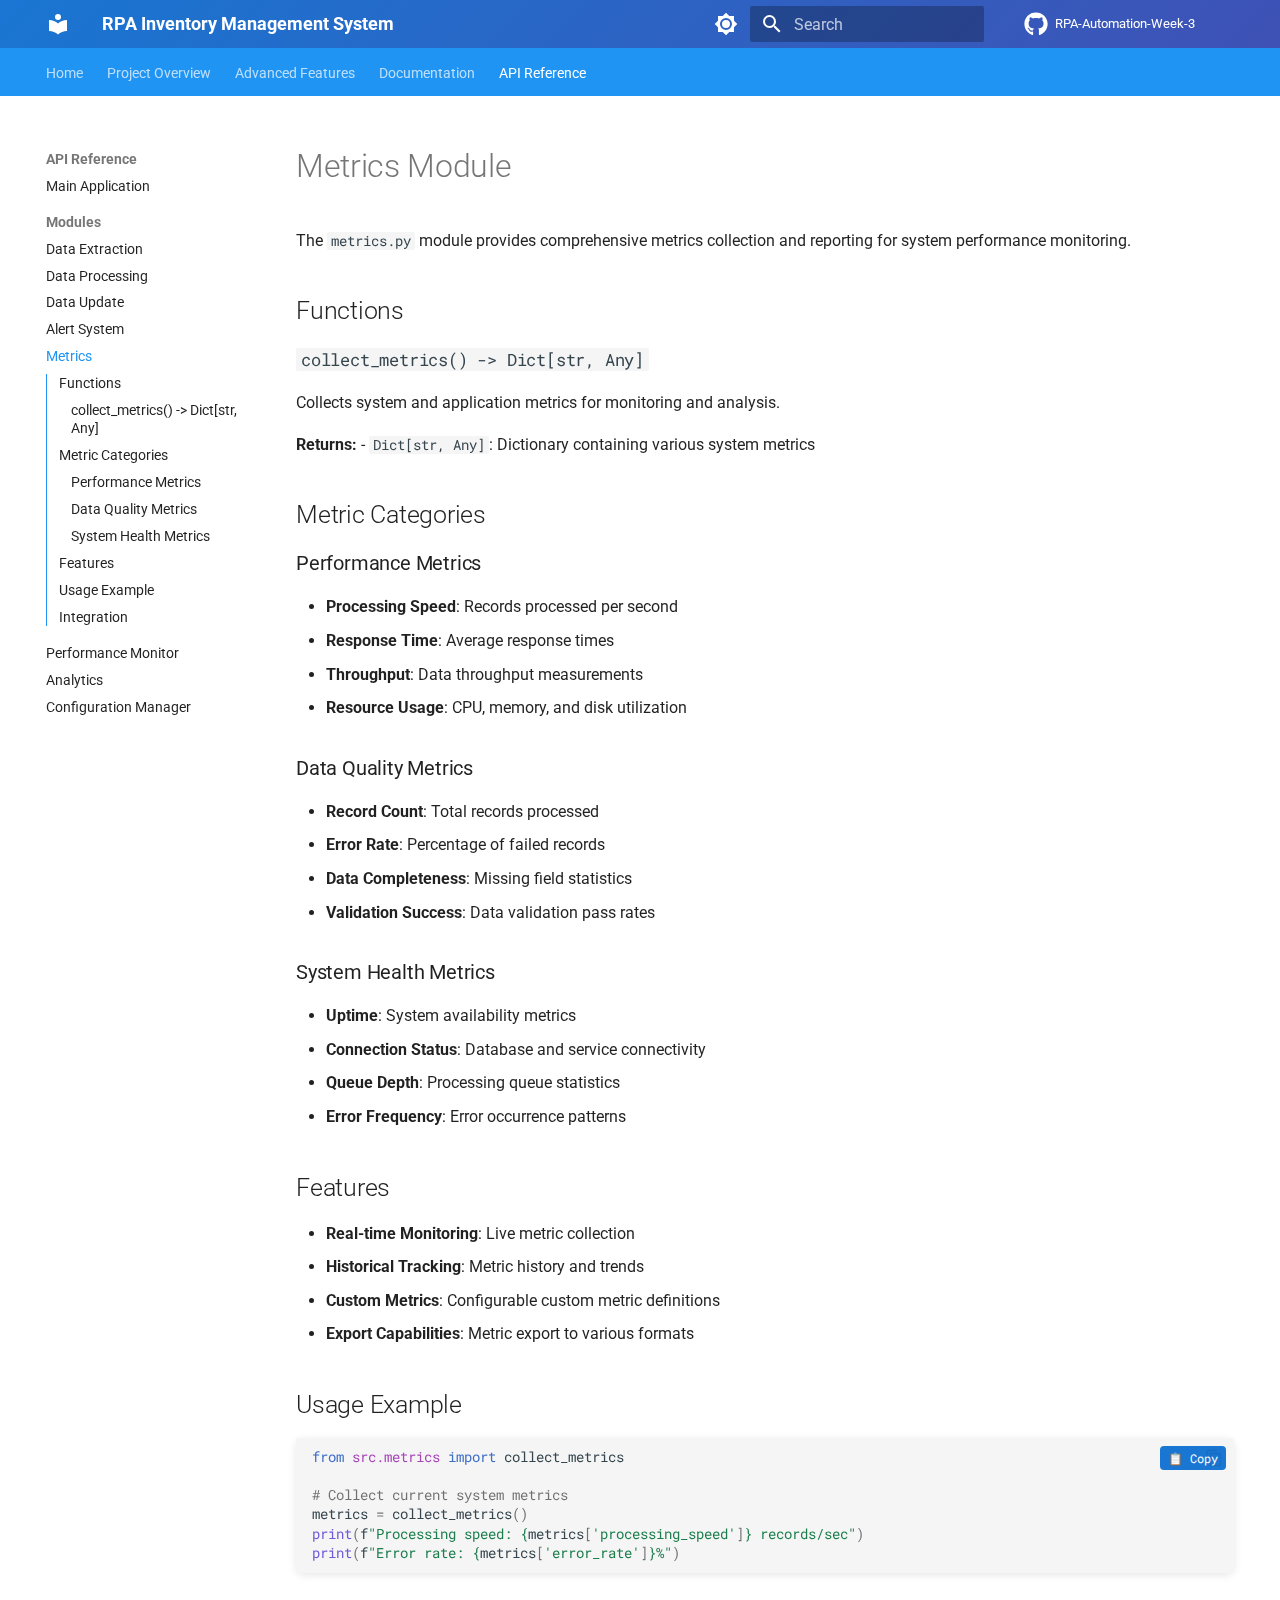
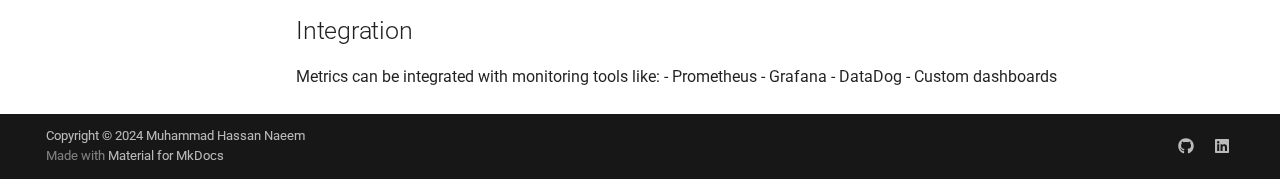
<file: api/metrics/index.html>
<!doctype html>
<html lang="en" class="no-js">
  <head>
    
      <meta charset="utf-8">
      <meta name="viewport" content="width=device-width,initial-scale=1">
      
        <meta name="description" content="A comprehensive Robotic Process Automation system for inventory management with data extraction, processing, and analytics capabilities.">
      
      
        <meta name="author" content="Muhammad Hassan Naeem">
      
      
        <link rel="canonical" href="https://github.com/your-username/RPA-Automation-Week-3/api/metrics/">
      
      
        <link rel="prev" href="../alert/">
      
      
        <link rel="next" href="../performance_monitor/">
      
      
      <link rel="icon" href="../../assets/images/favicon.png">
      <meta name="generator" content="mkdocs-1.6.1, mkdocs-material-9.6.16">
    
    
      
        <title>Metrics - RPA Inventory Management System</title>
      
    
    
      <link rel="stylesheet" href="../../assets/stylesheets/main.7e37652d.min.css">
      
        
        <link rel="stylesheet" href="../../assets/stylesheets/palette.06af60db.min.css">
      
      


    
    
      
    
    
      
        
        
        <link rel="preconnect" href="https://fonts.gstatic.com" crossorigin>
        <link rel="stylesheet" href="https://fonts.googleapis.com/css?family=Roboto:300,300i,400,400i,700,700i%7CRoboto+Mono:400,400i,700,700i&display=fallback">
        <style>:root{--md-text-font:"Roboto";--md-code-font:"Roboto Mono"}</style>
      
    
    
      <link rel="stylesheet" href="../../stylesheets/extra.css">
    
    <script>__md_scope=new URL("../..",location),__md_hash=e=>[...e].reduce(((e,_)=>(e<<5)-e+_.charCodeAt(0)),0),__md_get=(e,_=localStorage,t=__md_scope)=>JSON.parse(_.getItem(t.pathname+"."+e)),__md_set=(e,_,t=localStorage,a=__md_scope)=>{try{t.setItem(a.pathname+"."+e,JSON.stringify(_))}catch(e){}}</script>
    
      

    
    
    
  </head>
  
  
    
    
      
    
    
    
    
    <body dir="ltr" data-md-color-scheme="default" data-md-color-primary="blue" data-md-color-accent="indigo">
  
    
    <input class="md-toggle" data-md-toggle="drawer" type="checkbox" id="__drawer" autocomplete="off">
    <input class="md-toggle" data-md-toggle="search" type="checkbox" id="__search" autocomplete="off">
    <label class="md-overlay" for="__drawer"></label>
    <div data-md-component="skip">
      
        
        <a href="#metrics-module" class="md-skip">
          Skip to content
        </a>
      
    </div>
    <div data-md-component="announce">
      
    </div>
    
    
      

<header class="md-header" data-md-component="header">
  <nav class="md-header__inner md-grid" aria-label="Header">
    <a href="../.." title="RPA Inventory Management System" class="md-header__button md-logo" aria-label="RPA Inventory Management System" data-md-component="logo">
      
  
  <svg xmlns="http://www.w3.org/2000/svg" viewBox="0 0 24 24"><path d="M12 8a3 3 0 0 0 3-3 3 3 0 0 0-3-3 3 3 0 0 0-3 3 3 3 0 0 0 3 3m0 3.54C9.64 9.35 6.5 8 3 8v11c3.5 0 6.64 1.35 9 3.54 2.36-2.19 5.5-3.54 9-3.54V8c-3.5 0-6.64 1.35-9 3.54"/></svg>

    </a>
    <label class="md-header__button md-icon" for="__drawer">
      
      <svg xmlns="http://www.w3.org/2000/svg" viewBox="0 0 24 24"><path d="M3 6h18v2H3zm0 5h18v2H3zm0 5h18v2H3z"/></svg>
    </label>
    <div class="md-header__title" data-md-component="header-title">
      <div class="md-header__ellipsis">
        <div class="md-header__topic">
          <span class="md-ellipsis">
            RPA Inventory Management System
          </span>
        </div>
        <div class="md-header__topic" data-md-component="header-topic">
          <span class="md-ellipsis">
            
              Metrics
            
          </span>
        </div>
      </div>
    </div>
    
      
        <form class="md-header__option" data-md-component="palette">
  
    
    
    
    <input class="md-option" data-md-color-media="(prefers-color-scheme: light)" data-md-color-scheme="default" data-md-color-primary="blue" data-md-color-accent="indigo"  aria-label="Switch to dark mode"  type="radio" name="__palette" id="__palette_0">
    
      <label class="md-header__button md-icon" title="Switch to dark mode" for="__palette_1" hidden>
        <svg xmlns="http://www.w3.org/2000/svg" viewBox="0 0 24 24"><path d="M12 8a4 4 0 0 0-4 4 4 4 0 0 0 4 4 4 4 0 0 0 4-4 4 4 0 0 0-4-4m0 10a6 6 0 0 1-6-6 6 6 0 0 1 6-6 6 6 0 0 1 6 6 6 6 0 0 1-6 6m8-9.31V4h-4.69L12 .69 8.69 4H4v4.69L.69 12 4 15.31V20h4.69L12 23.31 15.31 20H20v-4.69L23.31 12z"/></svg>
      </label>
    
  
    
    
    
    <input class="md-option" data-md-color-media="(prefers-color-scheme: dark)" data-md-color-scheme="slate" data-md-color-primary="blue" data-md-color-accent="indigo"  aria-label="Switch to light mode"  type="radio" name="__palette" id="__palette_1">
    
      <label class="md-header__button md-icon" title="Switch to light mode" for="__palette_0" hidden>
        <svg xmlns="http://www.w3.org/2000/svg" viewBox="0 0 24 24"><path d="M12 18c-.89 0-1.74-.2-2.5-.55C11.56 16.5 13 14.42 13 12s-1.44-4.5-3.5-5.45C10.26 6.2 11.11 6 12 6a6 6 0 0 1 6 6 6 6 0 0 1-6 6m8-9.31V4h-4.69L12 .69 8.69 4H4v4.69L.69 12 4 15.31V20h4.69L12 23.31 15.31 20H20v-4.69L23.31 12z"/></svg>
      </label>
    
  
</form>
      
    
    
      <script>var palette=__md_get("__palette");if(palette&&palette.color){if("(prefers-color-scheme)"===palette.color.media){var media=matchMedia("(prefers-color-scheme: light)"),input=document.querySelector(media.matches?"[data-md-color-media='(prefers-color-scheme: light)']":"[data-md-color-media='(prefers-color-scheme: dark)']");palette.color.media=input.getAttribute("data-md-color-media"),palette.color.scheme=input.getAttribute("data-md-color-scheme"),palette.color.primary=input.getAttribute("data-md-color-primary"),palette.color.accent=input.getAttribute("data-md-color-accent")}for(var[key,value]of Object.entries(palette.color))document.body.setAttribute("data-md-color-"+key,value)}</script>
    
    
    
      
      
        <label class="md-header__button md-icon" for="__search">
          
          <svg xmlns="http://www.w3.org/2000/svg" viewBox="0 0 24 24"><path d="M9.5 3A6.5 6.5 0 0 1 16 9.5c0 1.61-.59 3.09-1.56 4.23l.27.27h.79l5 5-1.5 1.5-5-5v-.79l-.27-.27A6.52 6.52 0 0 1 9.5 16 6.5 6.5 0 0 1 3 9.5 6.5 6.5 0 0 1 9.5 3m0 2C7 5 5 7 5 9.5S7 14 9.5 14 14 12 14 9.5 12 5 9.5 5"/></svg>
        </label>
        <div class="md-search" data-md-component="search" role="dialog">
  <label class="md-search__overlay" for="__search"></label>
  <div class="md-search__inner" role="search">
    <form class="md-search__form" name="search">
      <input type="text" class="md-search__input" name="query" aria-label="Search" placeholder="Search" autocapitalize="off" autocorrect="off" autocomplete="off" spellcheck="false" data-md-component="search-query" required>
      <label class="md-search__icon md-icon" for="__search">
        
        <svg xmlns="http://www.w3.org/2000/svg" viewBox="0 0 24 24"><path d="M9.5 3A6.5 6.5 0 0 1 16 9.5c0 1.61-.59 3.09-1.56 4.23l.27.27h.79l5 5-1.5 1.5-5-5v-.79l-.27-.27A6.52 6.52 0 0 1 9.5 16 6.5 6.5 0 0 1 3 9.5 6.5 6.5 0 0 1 9.5 3m0 2C7 5 5 7 5 9.5S7 14 9.5 14 14 12 14 9.5 12 5 9.5 5"/></svg>
        
        <svg xmlns="http://www.w3.org/2000/svg" viewBox="0 0 24 24"><path d="M20 11v2H8l5.5 5.5-1.42 1.42L4.16 12l7.92-7.92L13.5 5.5 8 11z"/></svg>
      </label>
      <nav class="md-search__options" aria-label="Search">
        
          <a href="javascript:void(0)" class="md-search__icon md-icon" title="Share" aria-label="Share" data-clipboard data-clipboard-text="" data-md-component="search-share" tabindex="-1">
            
            <svg xmlns="http://www.w3.org/2000/svg" viewBox="0 0 24 24"><path d="M18 16.08c-.76 0-1.44.3-1.96.77L8.91 12.7c.05-.23.09-.46.09-.7s-.04-.47-.09-.7l7.05-4.11c.54.5 1.25.81 2.04.81a3 3 0 0 0 3-3 3 3 0 0 0-3-3 3 3 0 0 0-3 3c0 .24.04.47.09.7L8.04 9.81C7.5 9.31 6.79 9 6 9a3 3 0 0 0-3 3 3 3 0 0 0 3 3c.79 0 1.5-.31 2.04-.81l7.12 4.15c-.05.21-.08.43-.08.66 0 1.61 1.31 2.91 2.92 2.91s2.92-1.3 2.92-2.91A2.92 2.92 0 0 0 18 16.08"/></svg>
          </a>
        
        <button type="reset" class="md-search__icon md-icon" title="Clear" aria-label="Clear" tabindex="-1">
          
          <svg xmlns="http://www.w3.org/2000/svg" viewBox="0 0 24 24"><path d="M19 6.41 17.59 5 12 10.59 6.41 5 5 6.41 10.59 12 5 17.59 6.41 19 12 13.41 17.59 19 19 17.59 13.41 12z"/></svg>
        </button>
      </nav>
      
    </form>
    <div class="md-search__output">
      <div class="md-search__scrollwrap" tabindex="0" data-md-scrollfix>
        <div class="md-search-result" data-md-component="search-result">
          <div class="md-search-result__meta">
            Initializing search
          </div>
          <ol class="md-search-result__list" role="presentation"></ol>
        </div>
      </div>
    </div>
  </div>
</div>
      
    
    
      <div class="md-header__source">
        <a href="https://github.com/your-username/RPA-Automation-Week-3" title="Go to repository" class="md-source" data-md-component="source">
  <div class="md-source__icon md-icon">
    
    <svg xmlns="http://www.w3.org/2000/svg" viewBox="0 0 512 512"><!--! Font Awesome Free 7.0.0 by @fontawesome - https://fontawesome.com License - https://fontawesome.com/license/free (Icons: CC BY 4.0, Fonts: SIL OFL 1.1, Code: MIT License) Copyright 2025 Fonticons, Inc.--><path fill="currentColor" d="M173.9 397.4c0 2-2.3 3.6-5.2 3.6-3.3.3-5.6-1.3-5.6-3.6 0-2 2.3-3.6 5.2-3.6 3-.3 5.6 1.3 5.6 3.6m-31.1-4.5c-.7 2 1.3 4.3 4.3 4.9 2.6 1 5.6 0 6.2-2s-1.3-4.3-4.3-5.2c-2.6-.7-5.5.3-6.2 2.3m44.2-1.7c-2.9.7-4.9 2.6-4.6 4.9.3 2 2.9 3.3 5.9 2.6 2.9-.7 4.9-2.6 4.6-4.6-.3-1.9-3-3.2-5.9-2.9M252.8 8C114.1 8 8 113.3 8 252c0 110.9 69.8 205.8 169.5 239.2 12.8 2.3 17.3-5.6 17.3-12.1 0-6.2-.3-40.4-.3-61.4 0 0-70 15-84.7-29.8 0 0-11.4-29.1-27.8-36.6 0 0-22.9-15.7 1.6-15.4 0 0 24.9 2 38.6 25.8 21.9 38.6 58.6 27.5 72.9 20.9 2.3-16 8.8-27.1 16-33.7-55.9-6.2-112.3-14.3-112.3-110.5 0-27.5 7.6-41.3 23.6-58.9-2.6-6.5-11.1-33.3 2.6-67.9 20.9-6.5 69 27 69 27 20-5.6 41.5-8.5 62.8-8.5s42.8 2.9 62.8 8.5c0 0 48.1-33.6 69-27 13.7 34.7 5.2 61.4 2.6 67.9 16 17.7 25.8 31.5 25.8 58.9 0 96.5-58.9 104.2-114.8 110.5 9.2 7.9 17 22.9 17 46.4 0 33.7-.3 75.4-.3 83.6 0 6.5 4.6 14.4 17.3 12.1C436.2 457.8 504 362.9 504 252 504 113.3 391.5 8 252.8 8M105.2 352.9c-1.3 1-1 3.3.7 5.2 1.6 1.6 3.9 2.3 5.2 1 1.3-1 1-3.3-.7-5.2-1.6-1.6-3.9-2.3-5.2-1m-10.8-8.1c-.7 1.3.3 2.9 2.3 3.9 1.6 1 3.6.7 4.3-.7.7-1.3-.3-2.9-2.3-3.9-2-.6-3.6-.3-4.3.7m32.4 35.6c-1.6 1.3-1 4.3 1.3 6.2 2.3 2.3 5.2 2.6 6.5 1 1.3-1.3.7-4.3-1.3-6.2-2.2-2.3-5.2-2.6-6.5-1m-11.4-14.7c-1.6 1-1.6 3.6 0 5.9s4.3 3.3 5.6 2.3c1.6-1.3 1.6-3.9 0-6.2-1.4-2.3-4-3.3-5.6-2"/></svg>
  </div>
  <div class="md-source__repository">
    RPA-Automation-Week-3
  </div>
</a>
      </div>
    
  </nav>
  
</header>
    
    <div class="md-container" data-md-component="container">
      
      
        
          
            
<nav class="md-tabs" aria-label="Tabs" data-md-component="tabs">
  <div class="md-grid">
    <ul class="md-tabs__list">
      
        
  
  
  
  
    <li class="md-tabs__item">
      <a href="../.." class="md-tabs__link">
        
  
  
    
  
  Home

      </a>
    </li>
  

      
        
  
  
  
  
    <li class="md-tabs__item">
      <a href="../../PROJECT_OVERVIEW/" class="md-tabs__link">
        
  
  
    
  
  Project Overview

      </a>
    </li>
  

      
        
  
  
  
  
    <li class="md-tabs__item">
      <a href="../../ADVANCED_FEATURES/" class="md-tabs__link">
        
  
  
    
  
  Advanced Features

      </a>
    </li>
  

      
        
  
  
  
  
    
    
      <li class="md-tabs__item">
        <a href="../../process_documentation/" class="md-tabs__link">
          
  
  
  Documentation

        </a>
      </li>
    
  

      
        
  
  
  
    
  
  
    
    
      <li class="md-tabs__item md-tabs__item--active">
        <a href="../main/" class="md-tabs__link">
          
  
  
  API Reference

        </a>
      </li>
    
  

      
    </ul>
  </div>
</nav>
          
        
      
      <main class="md-main" data-md-component="main">
        <div class="md-main__inner md-grid">
          
            
              
              <div class="md-sidebar md-sidebar--primary" data-md-component="sidebar" data-md-type="navigation" >
                <div class="md-sidebar__scrollwrap">
                  <div class="md-sidebar__inner">
                    


  


  

<nav class="md-nav md-nav--primary md-nav--lifted md-nav--integrated" aria-label="Navigation" data-md-level="0">
  <label class="md-nav__title" for="__drawer">
    <a href="../.." title="RPA Inventory Management System" class="md-nav__button md-logo" aria-label="RPA Inventory Management System" data-md-component="logo">
      
  
  <svg xmlns="http://www.w3.org/2000/svg" viewBox="0 0 24 24"><path d="M12 8a3 3 0 0 0 3-3 3 3 0 0 0-3-3 3 3 0 0 0-3 3 3 3 0 0 0 3 3m0 3.54C9.64 9.35 6.5 8 3 8v11c3.5 0 6.64 1.35 9 3.54 2.36-2.19 5.5-3.54 9-3.54V8c-3.5 0-6.64 1.35-9 3.54"/></svg>

    </a>
    RPA Inventory Management System
  </label>
  
    <div class="md-nav__source">
      <a href="https://github.com/your-username/RPA-Automation-Week-3" title="Go to repository" class="md-source" data-md-component="source">
  <div class="md-source__icon md-icon">
    
    <svg xmlns="http://www.w3.org/2000/svg" viewBox="0 0 512 512"><!--! Font Awesome Free 7.0.0 by @fontawesome - https://fontawesome.com License - https://fontawesome.com/license/free (Icons: CC BY 4.0, Fonts: SIL OFL 1.1, Code: MIT License) Copyright 2025 Fonticons, Inc.--><path fill="currentColor" d="M173.9 397.4c0 2-2.3 3.6-5.2 3.6-3.3.3-5.6-1.3-5.6-3.6 0-2 2.3-3.6 5.2-3.6 3-.3 5.6 1.3 5.6 3.6m-31.1-4.5c-.7 2 1.3 4.3 4.3 4.9 2.6 1 5.6 0 6.2-2s-1.3-4.3-4.3-5.2c-2.6-.7-5.5.3-6.2 2.3m44.2-1.7c-2.9.7-4.9 2.6-4.6 4.9.3 2 2.9 3.3 5.9 2.6 2.9-.7 4.9-2.6 4.6-4.6-.3-1.9-3-3.2-5.9-2.9M252.8 8C114.1 8 8 113.3 8 252c0 110.9 69.8 205.8 169.5 239.2 12.8 2.3 17.3-5.6 17.3-12.1 0-6.2-.3-40.4-.3-61.4 0 0-70 15-84.7-29.8 0 0-11.4-29.1-27.8-36.6 0 0-22.9-15.7 1.6-15.4 0 0 24.9 2 38.6 25.8 21.9 38.6 58.6 27.5 72.9 20.9 2.3-16 8.8-27.1 16-33.7-55.9-6.2-112.3-14.3-112.3-110.5 0-27.5 7.6-41.3 23.6-58.9-2.6-6.5-11.1-33.3 2.6-67.9 20.9-6.5 69 27 69 27 20-5.6 41.5-8.5 62.8-8.5s42.8 2.9 62.8 8.5c0 0 48.1-33.6 69-27 13.7 34.7 5.2 61.4 2.6 67.9 16 17.7 25.8 31.5 25.8 58.9 0 96.5-58.9 104.2-114.8 110.5 9.2 7.9 17 22.9 17 46.4 0 33.7-.3 75.4-.3 83.6 0 6.5 4.6 14.4 17.3 12.1C436.2 457.8 504 362.9 504 252 504 113.3 391.5 8 252.8 8M105.2 352.9c-1.3 1-1 3.3.7 5.2 1.6 1.6 3.9 2.3 5.2 1 1.3-1 1-3.3-.7-5.2-1.6-1.6-3.9-2.3-5.2-1m-10.8-8.1c-.7 1.3.3 2.9 2.3 3.9 1.6 1 3.6.7 4.3-.7.7-1.3-.3-2.9-2.3-3.9-2-.6-3.6-.3-4.3.7m32.4 35.6c-1.6 1.3-1 4.3 1.3 6.2 2.3 2.3 5.2 2.6 6.5 1 1.3-1.3.7-4.3-1.3-6.2-2.2-2.3-5.2-2.6-6.5-1m-11.4-14.7c-1.6 1-1.6 3.6 0 5.9s4.3 3.3 5.6 2.3c1.6-1.3 1.6-3.9 0-6.2-1.4-2.3-4-3.3-5.6-2"/></svg>
  </div>
  <div class="md-source__repository">
    RPA-Automation-Week-3
  </div>
</a>
    </div>
  
  <ul class="md-nav__list" data-md-scrollfix>
    
      
      
  
  
  
  
    <li class="md-nav__item">
      <a href="../.." class="md-nav__link">
        
  
  
  <span class="md-ellipsis">
    Home
    
  </span>
  

      </a>
    </li>
  

    
      
      
  
  
  
  
    <li class="md-nav__item">
      <a href="../../PROJECT_OVERVIEW/" class="md-nav__link">
        
  
  
  <span class="md-ellipsis">
    Project Overview
    
  </span>
  

      </a>
    </li>
  

    
      
      
  
  
  
  
    <li class="md-nav__item">
      <a href="../../ADVANCED_FEATURES/" class="md-nav__link">
        
  
  
  <span class="md-ellipsis">
    Advanced Features
    
  </span>
  

      </a>
    </li>
  

    
      
      
  
  
  
  
    
    
    
    
      
      
        
      
    
    
    <li class="md-nav__item md-nav__item--nested">
      
        
        
          
        
        <input class="md-nav__toggle md-toggle md-toggle--indeterminate" type="checkbox" id="__nav_4" >
        
          
          <label class="md-nav__link" for="__nav_4" id="__nav_4_label" tabindex="0">
            
  
  
  <span class="md-ellipsis">
    Documentation
    
  </span>
  

            <span class="md-nav__icon md-icon"></span>
          </label>
        
        <nav class="md-nav" data-md-level="1" aria-labelledby="__nav_4_label" aria-expanded="false">
          <label class="md-nav__title" for="__nav_4">
            <span class="md-nav__icon md-icon"></span>
            Documentation
          </label>
          <ul class="md-nav__list" data-md-scrollfix>
            
              
                
  
  
  
  
    <li class="md-nav__item">
      <a href="../../process_documentation/" class="md-nav__link">
        
  
  
  <span class="md-ellipsis">
    Process Documentation
    
  </span>
  

      </a>
    </li>
  

              
            
          </ul>
        </nav>
      
    </li>
  

    
      
      
  
  
    
  
  
  
    
    
    
    
      
        
        
      
      
        
      
    
    
    <li class="md-nav__item md-nav__item--active md-nav__item--section md-nav__item--nested">
      
        
        
        <input class="md-nav__toggle md-toggle " type="checkbox" id="__nav_5" checked>
        
          
          <label class="md-nav__link" for="__nav_5" id="__nav_5_label" tabindex="">
            
  
  
  <span class="md-ellipsis">
    API Reference
    
  </span>
  

            <span class="md-nav__icon md-icon"></span>
          </label>
        
        <nav class="md-nav" data-md-level="1" aria-labelledby="__nav_5_label" aria-expanded="true">
          <label class="md-nav__title" for="__nav_5">
            <span class="md-nav__icon md-icon"></span>
            API Reference
          </label>
          <ul class="md-nav__list" data-md-scrollfix>
            
              
                
  
  
  
  
    <li class="md-nav__item">
      <a href="../main/" class="md-nav__link">
        
  
  
  <span class="md-ellipsis">
    Main Application
    
  </span>
  

      </a>
    </li>
  

              
            
              
                
  
  
    
  
  
  
    
    
    
    
      
      
        
          
          
        
      
    
    
    <li class="md-nav__item md-nav__item--active md-nav__item--section md-nav__item--nested">
      
        
        
        <input class="md-nav__toggle md-toggle " type="checkbox" id="__nav_5_2" checked>
        
          
          <label class="md-nav__link" for="__nav_5_2" id="__nav_5_2_label" tabindex="">
            
  
  
  <span class="md-ellipsis">
    Modules
    
  </span>
  

            <span class="md-nav__icon md-icon"></span>
          </label>
        
        <nav class="md-nav" data-md-level="2" aria-labelledby="__nav_5_2_label" aria-expanded="true">
          <label class="md-nav__title" for="__nav_5_2">
            <span class="md-nav__icon md-icon"></span>
            Modules
          </label>
          <ul class="md-nav__list" data-md-scrollfix>
            
              
                
  
  
  
  
    <li class="md-nav__item">
      <a href="../extract/" class="md-nav__link">
        
  
  
  <span class="md-ellipsis">
    Data Extraction
    
  </span>
  

      </a>
    </li>
  

              
            
              
                
  
  
  
  
    <li class="md-nav__item">
      <a href="../process/" class="md-nav__link">
        
  
  
  <span class="md-ellipsis">
    Data Processing
    
  </span>
  

      </a>
    </li>
  

              
            
              
                
  
  
  
  
    <li class="md-nav__item">
      <a href="../update/" class="md-nav__link">
        
  
  
  <span class="md-ellipsis">
    Data Update
    
  </span>
  

      </a>
    </li>
  

              
            
              
                
  
  
  
  
    <li class="md-nav__item">
      <a href="../alert/" class="md-nav__link">
        
  
  
  <span class="md-ellipsis">
    Alert System
    
  </span>
  

      </a>
    </li>
  

              
            
              
                
  
  
    
  
  
  
    <li class="md-nav__item md-nav__item--active">
      
      <input class="md-nav__toggle md-toggle" type="checkbox" id="__toc">
      
      
        
      
      
        <label class="md-nav__link md-nav__link--active" for="__toc">
          
  
  
  <span class="md-ellipsis">
    Metrics
    
  </span>
  

          <span class="md-nav__icon md-icon"></span>
        </label>
      
      <a href="./" class="md-nav__link md-nav__link--active">
        
  
  
  <span class="md-ellipsis">
    Metrics
    
  </span>
  

      </a>
      
        

<nav class="md-nav md-nav--secondary" aria-label="Table of contents">
  
  
  
    
  
  
    <label class="md-nav__title" for="__toc">
      <span class="md-nav__icon md-icon"></span>
      Table of contents
    </label>
    <ul class="md-nav__list" data-md-component="toc" data-md-scrollfix>
      
        <li class="md-nav__item">
  <a href="#functions" class="md-nav__link">
    <span class="md-ellipsis">
      Functions
    </span>
  </a>
  
    <nav class="md-nav" aria-label="Functions">
      <ul class="md-nav__list">
        
          <li class="md-nav__item">
  <a href="#collect_metrics-dictstr-any" class="md-nav__link">
    <span class="md-ellipsis">
      collect_metrics() -&gt; Dict[str, Any]
    </span>
  </a>
  
</li>
        
      </ul>
    </nav>
  
</li>
      
        <li class="md-nav__item">
  <a href="#metric-categories" class="md-nav__link">
    <span class="md-ellipsis">
      Metric Categories
    </span>
  </a>
  
    <nav class="md-nav" aria-label="Metric Categories">
      <ul class="md-nav__list">
        
          <li class="md-nav__item">
  <a href="#performance-metrics" class="md-nav__link">
    <span class="md-ellipsis">
      Performance Metrics
    </span>
  </a>
  
</li>
        
          <li class="md-nav__item">
  <a href="#data-quality-metrics" class="md-nav__link">
    <span class="md-ellipsis">
      Data Quality Metrics
    </span>
  </a>
  
</li>
        
          <li class="md-nav__item">
  <a href="#system-health-metrics" class="md-nav__link">
    <span class="md-ellipsis">
      System Health Metrics
    </span>
  </a>
  
</li>
        
      </ul>
    </nav>
  
</li>
      
        <li class="md-nav__item">
  <a href="#features" class="md-nav__link">
    <span class="md-ellipsis">
      Features
    </span>
  </a>
  
</li>
      
        <li class="md-nav__item">
  <a href="#usage-example" class="md-nav__link">
    <span class="md-ellipsis">
      Usage Example
    </span>
  </a>
  
</li>
      
        <li class="md-nav__item">
  <a href="#integration" class="md-nav__link">
    <span class="md-ellipsis">
      Integration
    </span>
  </a>
  
</li>
      
    </ul>
  
</nav>
      
    </li>
  

              
            
              
                
  
  
  
  
    <li class="md-nav__item">
      <a href="../performance_monitor/" class="md-nav__link">
        
  
  
  <span class="md-ellipsis">
    Performance Monitor
    
  </span>
  

      </a>
    </li>
  

              
            
              
                
  
  
  
  
    <li class="md-nav__item">
      <a href="../analytics/" class="md-nav__link">
        
  
  
  <span class="md-ellipsis">
    Analytics
    
  </span>
  

      </a>
    </li>
  

              
            
              
                
  
  
  
  
    <li class="md-nav__item">
      <a href="../config_manager/" class="md-nav__link">
        
  
  
  <span class="md-ellipsis">
    Configuration Manager
    
  </span>
  

      </a>
    </li>
  

              
            
          </ul>
        </nav>
      
    </li>
  

              
            
          </ul>
        </nav>
      
    </li>
  

    
  </ul>
</nav>
                  </div>
                </div>
              </div>
            
            
          
          
            <div class="md-content" data-md-component="content">
              <article class="md-content__inner md-typeset">
                
                  


  
  


<h1 id="metrics-module">Metrics Module<a class="headerlink" href="#metrics-module" title="Permanent link">&para;</a></h1>
<p>The <code>metrics.py</code> module provides comprehensive metrics collection and reporting for system performance monitoring.</p>
<h2 id="functions">Functions<a class="headerlink" href="#functions" title="Permanent link">&para;</a></h2>
<h3 id="collect_metrics-dictstr-any"><code>collect_metrics() -&gt; Dict[str, Any]</code><a class="headerlink" href="#collect_metrics-dictstr-any" title="Permanent link">&para;</a></h3>
<p>Collects system and application metrics for monitoring and analysis.</p>
<p><strong>Returns:</strong>
- <code>Dict[str, Any]</code>: Dictionary containing various system metrics</p>
<h2 id="metric-categories">Metric Categories<a class="headerlink" href="#metric-categories" title="Permanent link">&para;</a></h2>
<h3 id="performance-metrics">Performance Metrics<a class="headerlink" href="#performance-metrics" title="Permanent link">&para;</a></h3>
<ul>
<li><strong>Processing Speed</strong>: Records processed per second</li>
<li><strong>Response Time</strong>: Average response times</li>
<li><strong>Throughput</strong>: Data throughput measurements</li>
<li><strong>Resource Usage</strong>: CPU, memory, and disk utilization</li>
</ul>
<h3 id="data-quality-metrics">Data Quality Metrics<a class="headerlink" href="#data-quality-metrics" title="Permanent link">&para;</a></h3>
<ul>
<li><strong>Record Count</strong>: Total records processed</li>
<li><strong>Error Rate</strong>: Percentage of failed records</li>
<li><strong>Data Completeness</strong>: Missing field statistics</li>
<li><strong>Validation Success</strong>: Data validation pass rates</li>
</ul>
<h3 id="system-health-metrics">System Health Metrics<a class="headerlink" href="#system-health-metrics" title="Permanent link">&para;</a></h3>
<ul>
<li><strong>Uptime</strong>: System availability metrics</li>
<li><strong>Connection Status</strong>: Database and service connectivity</li>
<li><strong>Queue Depth</strong>: Processing queue statistics</li>
<li><strong>Error Frequency</strong>: Error occurrence patterns</li>
</ul>
<h2 id="features">Features<a class="headerlink" href="#features" title="Permanent link">&para;</a></h2>
<ul>
<li><strong>Real-time Monitoring</strong>: Live metric collection</li>
<li><strong>Historical Tracking</strong>: Metric history and trends</li>
<li><strong>Custom Metrics</strong>: Configurable custom metric definitions</li>
<li><strong>Export Capabilities</strong>: Metric export to various formats</li>
</ul>
<h2 id="usage-example">Usage Example<a class="headerlink" href="#usage-example" title="Permanent link">&para;</a></h2>
<div class="language-python highlight"><pre><span></span><code><span id="__span-0-1"><a id="__codelineno-0-1" name="__codelineno-0-1" href="#__codelineno-0-1"></a><span class="kn">from</span><span class="w"> </span><span class="nn">src.metrics</span><span class="w"> </span><span class="kn">import</span> <span class="n">collect_metrics</span>
</span><span id="__span-0-2"><a id="__codelineno-0-2" name="__codelineno-0-2" href="#__codelineno-0-2"></a>
</span><span id="__span-0-3"><a id="__codelineno-0-3" name="__codelineno-0-3" href="#__codelineno-0-3"></a><span class="c1"># Collect current system metrics</span>
</span><span id="__span-0-4"><a id="__codelineno-0-4" name="__codelineno-0-4" href="#__codelineno-0-4"></a><span class="n">metrics</span> <span class="o">=</span> <span class="n">collect_metrics</span><span class="p">()</span>
</span><span id="__span-0-5"><a id="__codelineno-0-5" name="__codelineno-0-5" href="#__codelineno-0-5"></a><span class="nb">print</span><span class="p">(</span><span class="sa">f</span><span class="s2">&quot;Processing speed: </span><span class="si">{</span><span class="n">metrics</span><span class="p">[</span><span class="s1">&#39;processing_speed&#39;</span><span class="p">]</span><span class="si">}</span><span class="s2"> records/sec&quot;</span><span class="p">)</span>
</span><span id="__span-0-6"><a id="__codelineno-0-6" name="__codelineno-0-6" href="#__codelineno-0-6"></a><span class="nb">print</span><span class="p">(</span><span class="sa">f</span><span class="s2">&quot;Error rate: </span><span class="si">{</span><span class="n">metrics</span><span class="p">[</span><span class="s1">&#39;error_rate&#39;</span><span class="p">]</span><span class="si">}</span><span class="s2">%&quot;</span><span class="p">)</span>
</span></code></pre></div>
<h2 id="integration">Integration<a class="headerlink" href="#integration" title="Permanent link">&para;</a></h2>
<p>Metrics can be integrated with monitoring tools like:
- Prometheus
- Grafana
- DataDog
- Custom dashboards</p>












                
              </article>
            </div>
          
          
<script>var target=document.getElementById(location.hash.slice(1));target&&target.name&&(target.checked=target.name.startsWith("__tabbed_"))</script>
        </div>
        
          <button type="button" class="md-top md-icon" data-md-component="top" hidden>
  
  <svg xmlns="http://www.w3.org/2000/svg" viewBox="0 0 24 24"><path d="M13 20h-2V8l-5.5 5.5-1.42-1.42L12 4.16l7.92 7.92-1.42 1.42L13 8z"/></svg>
  Back to top
</button>
        
      </main>
      
        <footer class="md-footer">
  
  <div class="md-footer-meta md-typeset">
    <div class="md-footer-meta__inner md-grid">
      <div class="md-copyright">
  
    <div class="md-copyright__highlight">
      Copyright &copy; 2024 Muhammad Hassan Naeem
    </div>
  
  
    Made with
    <a href="https://squidfunk.github.io/mkdocs-material/" target="_blank" rel="noopener">
      Material for MkDocs
    </a>
  
</div>
      
        <div class="md-social">
  
    
    
    
    
      
      
    
    <a href="https://github.com/your-username" target="_blank" rel="noopener" title="github.com" class="md-social__link">
      <svg xmlns="http://www.w3.org/2000/svg" viewBox="0 0 512 512"><!--! Font Awesome Free 7.0.0 by @fontawesome - https://fontawesome.com License - https://fontawesome.com/license/free (Icons: CC BY 4.0, Fonts: SIL OFL 1.1, Code: MIT License) Copyright 2025 Fonticons, Inc.--><path fill="currentColor" d="M173.9 397.4c0 2-2.3 3.6-5.2 3.6-3.3.3-5.6-1.3-5.6-3.6 0-2 2.3-3.6 5.2-3.6 3-.3 5.6 1.3 5.6 3.6m-31.1-4.5c-.7 2 1.3 4.3 4.3 4.9 2.6 1 5.6 0 6.2-2s-1.3-4.3-4.3-5.2c-2.6-.7-5.5.3-6.2 2.3m44.2-1.7c-2.9.7-4.9 2.6-4.6 4.9.3 2 2.9 3.3 5.9 2.6 2.9-.7 4.9-2.6 4.6-4.6-.3-1.9-3-3.2-5.9-2.9M252.8 8C114.1 8 8 113.3 8 252c0 110.9 69.8 205.8 169.5 239.2 12.8 2.3 17.3-5.6 17.3-12.1 0-6.2-.3-40.4-.3-61.4 0 0-70 15-84.7-29.8 0 0-11.4-29.1-27.8-36.6 0 0-22.9-15.7 1.6-15.4 0 0 24.9 2 38.6 25.8 21.9 38.6 58.6 27.5 72.9 20.9 2.3-16 8.8-27.1 16-33.7-55.9-6.2-112.3-14.3-112.3-110.5 0-27.5 7.6-41.3 23.6-58.9-2.6-6.5-11.1-33.3 2.6-67.9 20.9-6.5 69 27 69 27 20-5.6 41.5-8.5 62.8-8.5s42.8 2.9 62.8 8.5c0 0 48.1-33.6 69-27 13.7 34.7 5.2 61.4 2.6 67.9 16 17.7 25.8 31.5 25.8 58.9 0 96.5-58.9 104.2-114.8 110.5 9.2 7.9 17 22.9 17 46.4 0 33.7-.3 75.4-.3 83.6 0 6.5 4.6 14.4 17.3 12.1C436.2 457.8 504 362.9 504 252 504 113.3 391.5 8 252.8 8M105.2 352.9c-1.3 1-1 3.3.7 5.2 1.6 1.6 3.9 2.3 5.2 1 1.3-1 1-3.3-.7-5.2-1.6-1.6-3.9-2.3-5.2-1m-10.8-8.1c-.7 1.3.3 2.9 2.3 3.9 1.6 1 3.6.7 4.3-.7.7-1.3-.3-2.9-2.3-3.9-2-.6-3.6-.3-4.3.7m32.4 35.6c-1.6 1.3-1 4.3 1.3 6.2 2.3 2.3 5.2 2.6 6.5 1 1.3-1.3.7-4.3-1.3-6.2-2.2-2.3-5.2-2.6-6.5-1m-11.4-14.7c-1.6 1-1.6 3.6 0 5.9s4.3 3.3 5.6 2.3c1.6-1.3 1.6-3.9 0-6.2-1.4-2.3-4-3.3-5.6-2"/></svg>
    </a>
  
    
    
    
    
      
      
    
    <a href="https://linkedin.com/in/your-profile" target="_blank" rel="noopener" title="linkedin.com" class="md-social__link">
      <svg xmlns="http://www.w3.org/2000/svg" viewBox="0 0 448 512"><!--! Font Awesome Free 7.0.0 by @fontawesome - https://fontawesome.com License - https://fontawesome.com/license/free (Icons: CC BY 4.0, Fonts: SIL OFL 1.1, Code: MIT License) Copyright 2025 Fonticons, Inc.--><path fill="currentColor" d="M416 32H31.9C14.3 32 0 46.5 0 64.3v383.4C0 465.5 14.3 480 31.9 480H416c17.6 0 32-14.5 32-32.3V64.3c0-17.8-14.4-32.3-32-32.3M135.4 416H69V202.2h66.5V416zM102.2 96a38.5 38.5 0 1 1 0 77 38.5 38.5 0 1 1 0-77m282.1 320h-66.4V312c0-24.8-.5-56.7-34.5-56.7-34.6 0-39.9 27-39.9 54.9V416h-66.4V202.2h63.7v29.2h.9c8.9-16.8 30.6-34.5 62.9-34.5 67.2 0 79.7 44.3 79.7 101.9z"/></svg>
    </a>
  
</div>
      
    </div>
  </div>
</footer>
      
    </div>
    <div class="md-dialog" data-md-component="dialog">
      <div class="md-dialog__inner md-typeset"></div>
    </div>
    
    
    
      
      <script id="__config" type="application/json">{"base": "../..", "features": ["navigation.tabs", "navigation.sections", "navigation.expand", "navigation.top", "search.highlight", "search.share", "content.code.copy", "content.code.annotate", "toc.follow", "toc.integrate"], "search": "../../assets/javascripts/workers/search.d50fe291.min.js", "tags": null, "translations": {"clipboard.copied": "Copied to clipboard", "clipboard.copy": "Copy to clipboard", "search.result.more.one": "1 more on this page", "search.result.more.other": "# more on this page", "search.result.none": "No matching documents", "search.result.one": "1 matching document", "search.result.other": "# matching documents", "search.result.placeholder": "Type to start searching", "search.result.term.missing": "Missing", "select.version": "Select version"}, "version": null}</script>
    
    
      <script src="../../assets/javascripts/bundle.50899def.min.js"></script>
      
        <script src="../../javascripts/extra.js"></script>
      
    
  </body>
</html>
</file>
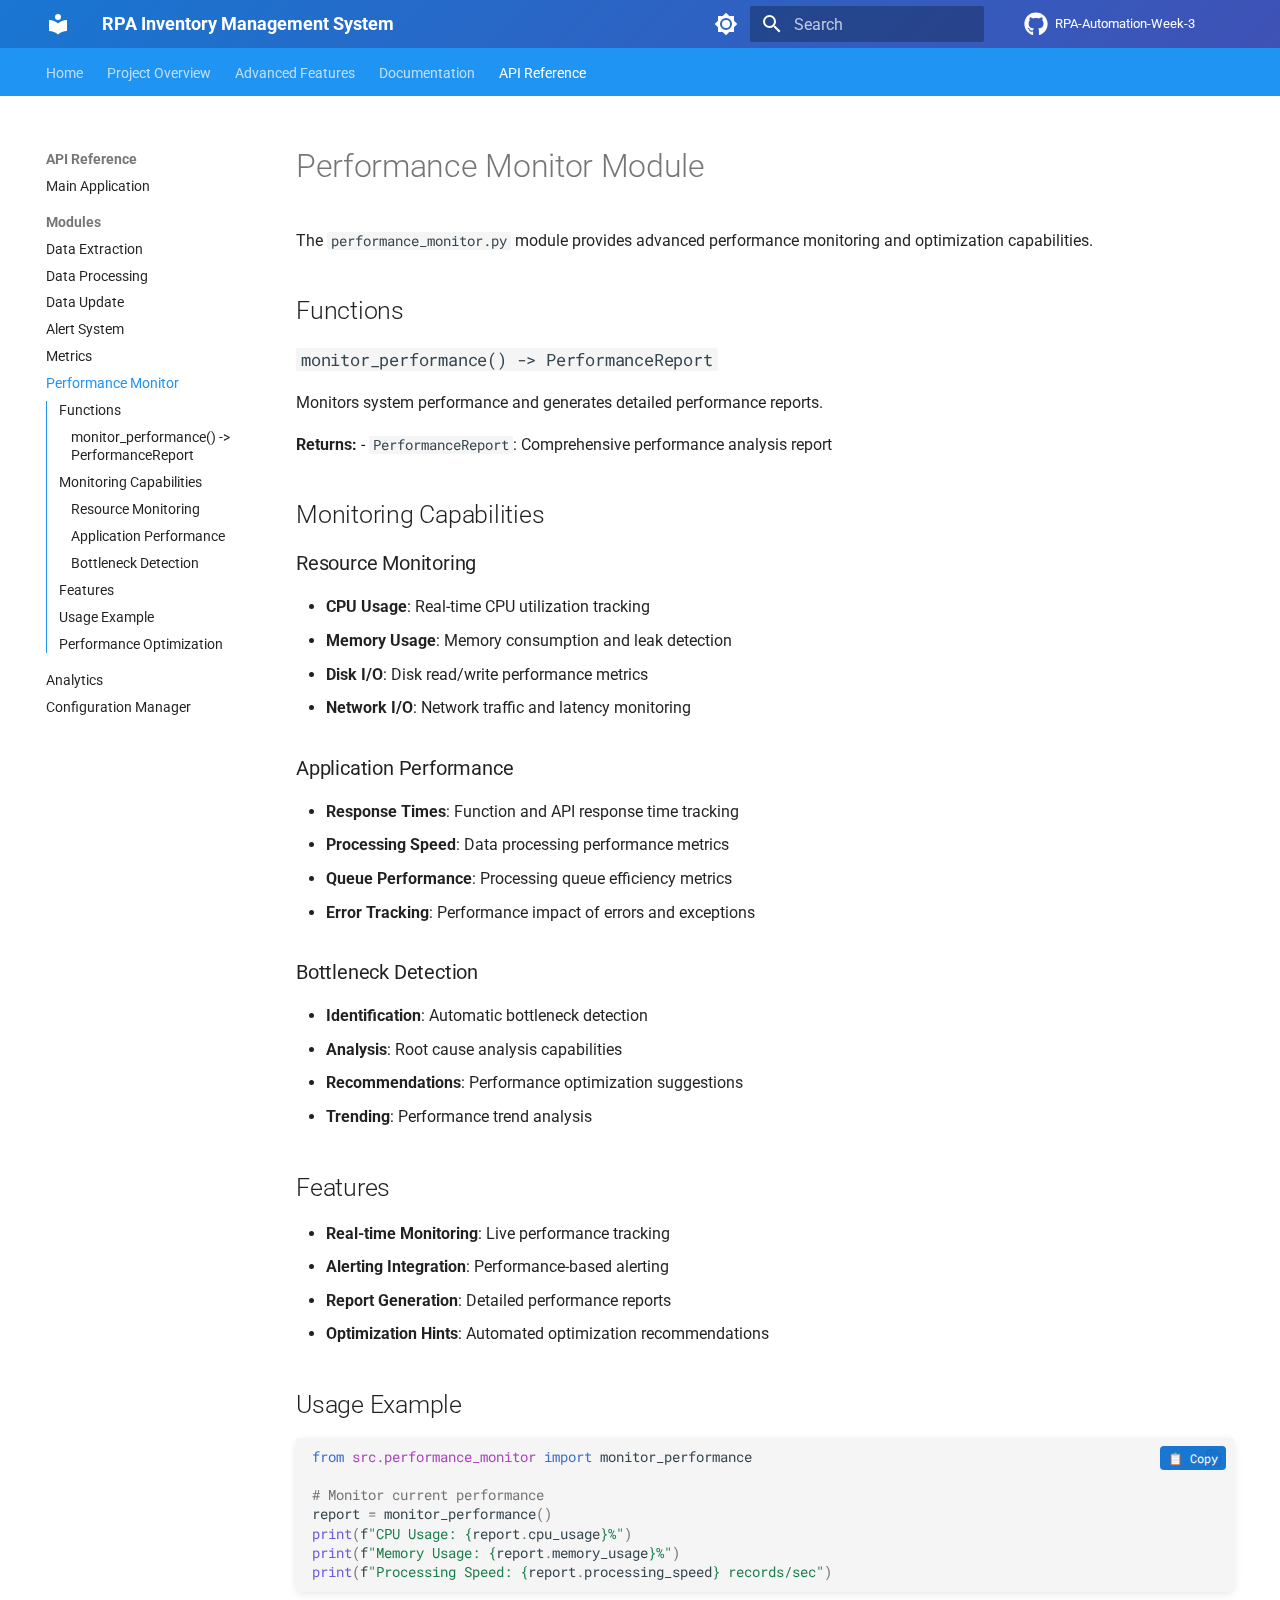
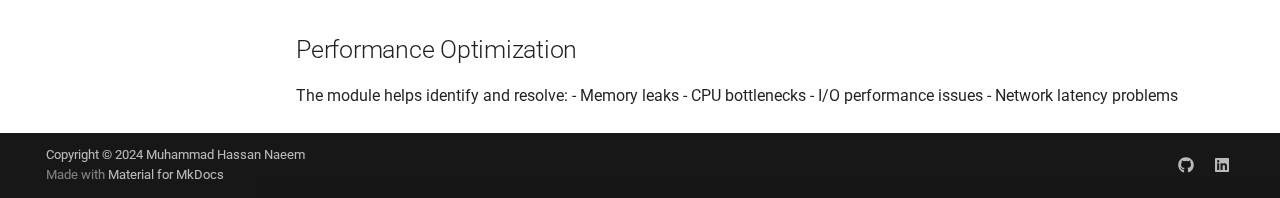
<file: api/performance_monitor/index.html>
<!doctype html>
<html lang="en" class="no-js">
  <head>
    
      <meta charset="utf-8">
      <meta name="viewport" content="width=device-width,initial-scale=1">
      
        <meta name="description" content="A comprehensive Robotic Process Automation system for inventory management with data extraction, processing, and analytics capabilities.">
      
      
        <meta name="author" content="Muhammad Hassan Naeem">
      
      
        <link rel="canonical" href="https://github.com/your-username/RPA-Automation-Week-3/api/performance_monitor/">
      
      
        <link rel="prev" href="../metrics/">
      
      
        <link rel="next" href="../analytics/">
      
      
      <link rel="icon" href="../../assets/images/favicon.png">
      <meta name="generator" content="mkdocs-1.6.1, mkdocs-material-9.6.16">
    
    
      
        <title>Performance Monitor - RPA Inventory Management System</title>
      
    
    
      <link rel="stylesheet" href="../../assets/stylesheets/main.7e37652d.min.css">
      
        
        <link rel="stylesheet" href="../../assets/stylesheets/palette.06af60db.min.css">
      
      


    
    
      
    
    
      
        
        
        <link rel="preconnect" href="https://fonts.gstatic.com" crossorigin>
        <link rel="stylesheet" href="https://fonts.googleapis.com/css?family=Roboto:300,300i,400,400i,700,700i%7CRoboto+Mono:400,400i,700,700i&display=fallback">
        <style>:root{--md-text-font:"Roboto";--md-code-font:"Roboto Mono"}</style>
      
    
    
      <link rel="stylesheet" href="../../stylesheets/extra.css">
    
    <script>__md_scope=new URL("../..",location),__md_hash=e=>[...e].reduce(((e,_)=>(e<<5)-e+_.charCodeAt(0)),0),__md_get=(e,_=localStorage,t=__md_scope)=>JSON.parse(_.getItem(t.pathname+"."+e)),__md_set=(e,_,t=localStorage,a=__md_scope)=>{try{t.setItem(a.pathname+"."+e,JSON.stringify(_))}catch(e){}}</script>
    
      

    
    
    
  </head>
  
  
    
    
      
    
    
    
    
    <body dir="ltr" data-md-color-scheme="default" data-md-color-primary="blue" data-md-color-accent="indigo">
  
    
    <input class="md-toggle" data-md-toggle="drawer" type="checkbox" id="__drawer" autocomplete="off">
    <input class="md-toggle" data-md-toggle="search" type="checkbox" id="__search" autocomplete="off">
    <label class="md-overlay" for="__drawer"></label>
    <div data-md-component="skip">
      
        
        <a href="#performance-monitor-module" class="md-skip">
          Skip to content
        </a>
      
    </div>
    <div data-md-component="announce">
      
    </div>
    
    
      

<header class="md-header" data-md-component="header">
  <nav class="md-header__inner md-grid" aria-label="Header">
    <a href="../.." title="RPA Inventory Management System" class="md-header__button md-logo" aria-label="RPA Inventory Management System" data-md-component="logo">
      
  
  <svg xmlns="http://www.w3.org/2000/svg" viewBox="0 0 24 24"><path d="M12 8a3 3 0 0 0 3-3 3 3 0 0 0-3-3 3 3 0 0 0-3 3 3 3 0 0 0 3 3m0 3.54C9.64 9.35 6.5 8 3 8v11c3.5 0 6.64 1.35 9 3.54 2.36-2.19 5.5-3.54 9-3.54V8c-3.5 0-6.64 1.35-9 3.54"/></svg>

    </a>
    <label class="md-header__button md-icon" for="__drawer">
      
      <svg xmlns="http://www.w3.org/2000/svg" viewBox="0 0 24 24"><path d="M3 6h18v2H3zm0 5h18v2H3zm0 5h18v2H3z"/></svg>
    </label>
    <div class="md-header__title" data-md-component="header-title">
      <div class="md-header__ellipsis">
        <div class="md-header__topic">
          <span class="md-ellipsis">
            RPA Inventory Management System
          </span>
        </div>
        <div class="md-header__topic" data-md-component="header-topic">
          <span class="md-ellipsis">
            
              Performance Monitor
            
          </span>
        </div>
      </div>
    </div>
    
      
        <form class="md-header__option" data-md-component="palette">
  
    
    
    
    <input class="md-option" data-md-color-media="(prefers-color-scheme: light)" data-md-color-scheme="default" data-md-color-primary="blue" data-md-color-accent="indigo"  aria-label="Switch to dark mode"  type="radio" name="__palette" id="__palette_0">
    
      <label class="md-header__button md-icon" title="Switch to dark mode" for="__palette_1" hidden>
        <svg xmlns="http://www.w3.org/2000/svg" viewBox="0 0 24 24"><path d="M12 8a4 4 0 0 0-4 4 4 4 0 0 0 4 4 4 4 0 0 0 4-4 4 4 0 0 0-4-4m0 10a6 6 0 0 1-6-6 6 6 0 0 1 6-6 6 6 0 0 1 6 6 6 6 0 0 1-6 6m8-9.31V4h-4.69L12 .69 8.69 4H4v4.69L.69 12 4 15.31V20h4.69L12 23.31 15.31 20H20v-4.69L23.31 12z"/></svg>
      </label>
    
  
    
    
    
    <input class="md-option" data-md-color-media="(prefers-color-scheme: dark)" data-md-color-scheme="slate" data-md-color-primary="blue" data-md-color-accent="indigo"  aria-label="Switch to light mode"  type="radio" name="__palette" id="__palette_1">
    
      <label class="md-header__button md-icon" title="Switch to light mode" for="__palette_0" hidden>
        <svg xmlns="http://www.w3.org/2000/svg" viewBox="0 0 24 24"><path d="M12 18c-.89 0-1.74-.2-2.5-.55C11.56 16.5 13 14.42 13 12s-1.44-4.5-3.5-5.45C10.26 6.2 11.11 6 12 6a6 6 0 0 1 6 6 6 6 0 0 1-6 6m8-9.31V4h-4.69L12 .69 8.69 4H4v4.69L.69 12 4 15.31V20h4.69L12 23.31 15.31 20H20v-4.69L23.31 12z"/></svg>
      </label>
    
  
</form>
      
    
    
      <script>var palette=__md_get("__palette");if(palette&&palette.color){if("(prefers-color-scheme)"===palette.color.media){var media=matchMedia("(prefers-color-scheme: light)"),input=document.querySelector(media.matches?"[data-md-color-media='(prefers-color-scheme: light)']":"[data-md-color-media='(prefers-color-scheme: dark)']");palette.color.media=input.getAttribute("data-md-color-media"),palette.color.scheme=input.getAttribute("data-md-color-scheme"),palette.color.primary=input.getAttribute("data-md-color-primary"),palette.color.accent=input.getAttribute("data-md-color-accent")}for(var[key,value]of Object.entries(palette.color))document.body.setAttribute("data-md-color-"+key,value)}</script>
    
    
    
      
      
        <label class="md-header__button md-icon" for="__search">
          
          <svg xmlns="http://www.w3.org/2000/svg" viewBox="0 0 24 24"><path d="M9.5 3A6.5 6.5 0 0 1 16 9.5c0 1.61-.59 3.09-1.56 4.23l.27.27h.79l5 5-1.5 1.5-5-5v-.79l-.27-.27A6.52 6.52 0 0 1 9.5 16 6.5 6.5 0 0 1 3 9.5 6.5 6.5 0 0 1 9.5 3m0 2C7 5 5 7 5 9.5S7 14 9.5 14 14 12 14 9.5 12 5 9.5 5"/></svg>
        </label>
        <div class="md-search" data-md-component="search" role="dialog">
  <label class="md-search__overlay" for="__search"></label>
  <div class="md-search__inner" role="search">
    <form class="md-search__form" name="search">
      <input type="text" class="md-search__input" name="query" aria-label="Search" placeholder="Search" autocapitalize="off" autocorrect="off" autocomplete="off" spellcheck="false" data-md-component="search-query" required>
      <label class="md-search__icon md-icon" for="__search">
        
        <svg xmlns="http://www.w3.org/2000/svg" viewBox="0 0 24 24"><path d="M9.5 3A6.5 6.5 0 0 1 16 9.5c0 1.61-.59 3.09-1.56 4.23l.27.27h.79l5 5-1.5 1.5-5-5v-.79l-.27-.27A6.52 6.52 0 0 1 9.5 16 6.5 6.5 0 0 1 3 9.5 6.5 6.5 0 0 1 9.5 3m0 2C7 5 5 7 5 9.5S7 14 9.5 14 14 12 14 9.5 12 5 9.5 5"/></svg>
        
        <svg xmlns="http://www.w3.org/2000/svg" viewBox="0 0 24 24"><path d="M20 11v2H8l5.5 5.5-1.42 1.42L4.16 12l7.92-7.92L13.5 5.5 8 11z"/></svg>
      </label>
      <nav class="md-search__options" aria-label="Search">
        
          <a href="javascript:void(0)" class="md-search__icon md-icon" title="Share" aria-label="Share" data-clipboard data-clipboard-text="" data-md-component="search-share" tabindex="-1">
            
            <svg xmlns="http://www.w3.org/2000/svg" viewBox="0 0 24 24"><path d="M18 16.08c-.76 0-1.44.3-1.96.77L8.91 12.7c.05-.23.09-.46.09-.7s-.04-.47-.09-.7l7.05-4.11c.54.5 1.25.81 2.04.81a3 3 0 0 0 3-3 3 3 0 0 0-3-3 3 3 0 0 0-3 3c0 .24.04.47.09.7L8.04 9.81C7.5 9.31 6.79 9 6 9a3 3 0 0 0-3 3 3 3 0 0 0 3 3c.79 0 1.5-.31 2.04-.81l7.12 4.15c-.05.21-.08.43-.08.66 0 1.61 1.31 2.91 2.92 2.91s2.92-1.3 2.92-2.91A2.92 2.92 0 0 0 18 16.08"/></svg>
          </a>
        
        <button type="reset" class="md-search__icon md-icon" title="Clear" aria-label="Clear" tabindex="-1">
          
          <svg xmlns="http://www.w3.org/2000/svg" viewBox="0 0 24 24"><path d="M19 6.41 17.59 5 12 10.59 6.41 5 5 6.41 10.59 12 5 17.59 6.41 19 12 13.41 17.59 19 19 17.59 13.41 12z"/></svg>
        </button>
      </nav>
      
    </form>
    <div class="md-search__output">
      <div class="md-search__scrollwrap" tabindex="0" data-md-scrollfix>
        <div class="md-search-result" data-md-component="search-result">
          <div class="md-search-result__meta">
            Initializing search
          </div>
          <ol class="md-search-result__list" role="presentation"></ol>
        </div>
      </div>
    </div>
  </div>
</div>
      
    
    
      <div class="md-header__source">
        <a href="https://github.com/your-username/RPA-Automation-Week-3" title="Go to repository" class="md-source" data-md-component="source">
  <div class="md-source__icon md-icon">
    
    <svg xmlns="http://www.w3.org/2000/svg" viewBox="0 0 512 512"><!--! Font Awesome Free 7.0.0 by @fontawesome - https://fontawesome.com License - https://fontawesome.com/license/free (Icons: CC BY 4.0, Fonts: SIL OFL 1.1, Code: MIT License) Copyright 2025 Fonticons, Inc.--><path fill="currentColor" d="M173.9 397.4c0 2-2.3 3.6-5.2 3.6-3.3.3-5.6-1.3-5.6-3.6 0-2 2.3-3.6 5.2-3.6 3-.3 5.6 1.3 5.6 3.6m-31.1-4.5c-.7 2 1.3 4.3 4.3 4.9 2.6 1 5.6 0 6.2-2s-1.3-4.3-4.3-5.2c-2.6-.7-5.5.3-6.2 2.3m44.2-1.7c-2.9.7-4.9 2.6-4.6 4.9.3 2 2.9 3.3 5.9 2.6 2.9-.7 4.9-2.6 4.6-4.6-.3-1.9-3-3.2-5.9-2.9M252.8 8C114.1 8 8 113.3 8 252c0 110.9 69.8 205.8 169.5 239.2 12.8 2.3 17.3-5.6 17.3-12.1 0-6.2-.3-40.4-.3-61.4 0 0-70 15-84.7-29.8 0 0-11.4-29.1-27.8-36.6 0 0-22.9-15.7 1.6-15.4 0 0 24.9 2 38.6 25.8 21.9 38.6 58.6 27.5 72.9 20.9 2.3-16 8.8-27.1 16-33.7-55.9-6.2-112.3-14.3-112.3-110.5 0-27.5 7.6-41.3 23.6-58.9-2.6-6.5-11.1-33.3 2.6-67.9 20.9-6.5 69 27 69 27 20-5.6 41.5-8.5 62.8-8.5s42.8 2.9 62.8 8.5c0 0 48.1-33.6 69-27 13.7 34.7 5.2 61.4 2.6 67.9 16 17.7 25.8 31.5 25.8 58.9 0 96.5-58.9 104.2-114.8 110.5 9.2 7.9 17 22.9 17 46.4 0 33.7-.3 75.4-.3 83.6 0 6.5 4.6 14.4 17.3 12.1C436.2 457.8 504 362.9 504 252 504 113.3 391.5 8 252.8 8M105.2 352.9c-1.3 1-1 3.3.7 5.2 1.6 1.6 3.9 2.3 5.2 1 1.3-1 1-3.3-.7-5.2-1.6-1.6-3.9-2.3-5.2-1m-10.8-8.1c-.7 1.3.3 2.9 2.3 3.9 1.6 1 3.6.7 4.3-.7.7-1.3-.3-2.9-2.3-3.9-2-.6-3.6-.3-4.3.7m32.4 35.6c-1.6 1.3-1 4.3 1.3 6.2 2.3 2.3 5.2 2.6 6.5 1 1.3-1.3.7-4.3-1.3-6.2-2.2-2.3-5.2-2.6-6.5-1m-11.4-14.7c-1.6 1-1.6 3.6 0 5.9s4.3 3.3 5.6 2.3c1.6-1.3 1.6-3.9 0-6.2-1.4-2.3-4-3.3-5.6-2"/></svg>
  </div>
  <div class="md-source__repository">
    RPA-Automation-Week-3
  </div>
</a>
      </div>
    
  </nav>
  
</header>
    
    <div class="md-container" data-md-component="container">
      
      
        
          
            
<nav class="md-tabs" aria-label="Tabs" data-md-component="tabs">
  <div class="md-grid">
    <ul class="md-tabs__list">
      
        
  
  
  
  
    <li class="md-tabs__item">
      <a href="../.." class="md-tabs__link">
        
  
  
    
  
  Home

      </a>
    </li>
  

      
        
  
  
  
  
    <li class="md-tabs__item">
      <a href="../../PROJECT_OVERVIEW/" class="md-tabs__link">
        
  
  
    
  
  Project Overview

      </a>
    </li>
  

      
        
  
  
  
  
    <li class="md-tabs__item">
      <a href="../../ADVANCED_FEATURES/" class="md-tabs__link">
        
  
  
    
  
  Advanced Features

      </a>
    </li>
  

      
        
  
  
  
  
    
    
      <li class="md-tabs__item">
        <a href="../../process_documentation/" class="md-tabs__link">
          
  
  
  Documentation

        </a>
      </li>
    
  

      
        
  
  
  
    
  
  
    
    
      <li class="md-tabs__item md-tabs__item--active">
        <a href="../main/" class="md-tabs__link">
          
  
  
  API Reference

        </a>
      </li>
    
  

      
    </ul>
  </div>
</nav>
          
        
      
      <main class="md-main" data-md-component="main">
        <div class="md-main__inner md-grid">
          
            
              
              <div class="md-sidebar md-sidebar--primary" data-md-component="sidebar" data-md-type="navigation" >
                <div class="md-sidebar__scrollwrap">
                  <div class="md-sidebar__inner">
                    


  


  

<nav class="md-nav md-nav--primary md-nav--lifted md-nav--integrated" aria-label="Navigation" data-md-level="0">
  <label class="md-nav__title" for="__drawer">
    <a href="../.." title="RPA Inventory Management System" class="md-nav__button md-logo" aria-label="RPA Inventory Management System" data-md-component="logo">
      
  
  <svg xmlns="http://www.w3.org/2000/svg" viewBox="0 0 24 24"><path d="M12 8a3 3 0 0 0 3-3 3 3 0 0 0-3-3 3 3 0 0 0-3 3 3 3 0 0 0 3 3m0 3.54C9.64 9.35 6.5 8 3 8v11c3.5 0 6.64 1.35 9 3.54 2.36-2.19 5.5-3.54 9-3.54V8c-3.5 0-6.64 1.35-9 3.54"/></svg>

    </a>
    RPA Inventory Management System
  </label>
  
    <div class="md-nav__source">
      <a href="https://github.com/your-username/RPA-Automation-Week-3" title="Go to repository" class="md-source" data-md-component="source">
  <div class="md-source__icon md-icon">
    
    <svg xmlns="http://www.w3.org/2000/svg" viewBox="0 0 512 512"><!--! Font Awesome Free 7.0.0 by @fontawesome - https://fontawesome.com License - https://fontawesome.com/license/free (Icons: CC BY 4.0, Fonts: SIL OFL 1.1, Code: MIT License) Copyright 2025 Fonticons, Inc.--><path fill="currentColor" d="M173.9 397.4c0 2-2.3 3.6-5.2 3.6-3.3.3-5.6-1.3-5.6-3.6 0-2 2.3-3.6 5.2-3.6 3-.3 5.6 1.3 5.6 3.6m-31.1-4.5c-.7 2 1.3 4.3 4.3 4.9 2.6 1 5.6 0 6.2-2s-1.3-4.3-4.3-5.2c-2.6-.7-5.5.3-6.2 2.3m44.2-1.7c-2.9.7-4.9 2.6-4.6 4.9.3 2 2.9 3.3 5.9 2.6 2.9-.7 4.9-2.6 4.6-4.6-.3-1.9-3-3.2-5.9-2.9M252.8 8C114.1 8 8 113.3 8 252c0 110.9 69.8 205.8 169.5 239.2 12.8 2.3 17.3-5.6 17.3-12.1 0-6.2-.3-40.4-.3-61.4 0 0-70 15-84.7-29.8 0 0-11.4-29.1-27.8-36.6 0 0-22.9-15.7 1.6-15.4 0 0 24.9 2 38.6 25.8 21.9 38.6 58.6 27.5 72.9 20.9 2.3-16 8.8-27.1 16-33.7-55.9-6.2-112.3-14.3-112.3-110.5 0-27.5 7.6-41.3 23.6-58.9-2.6-6.5-11.1-33.3 2.6-67.9 20.9-6.5 69 27 69 27 20-5.6 41.5-8.5 62.8-8.5s42.8 2.9 62.8 8.5c0 0 48.1-33.6 69-27 13.7 34.7 5.2 61.4 2.6 67.9 16 17.7 25.8 31.5 25.8 58.9 0 96.5-58.9 104.2-114.8 110.5 9.2 7.9 17 22.9 17 46.4 0 33.7-.3 75.4-.3 83.6 0 6.5 4.6 14.4 17.3 12.1C436.2 457.8 504 362.9 504 252 504 113.3 391.5 8 252.8 8M105.2 352.9c-1.3 1-1 3.3.7 5.2 1.6 1.6 3.9 2.3 5.2 1 1.3-1 1-3.3-.7-5.2-1.6-1.6-3.9-2.3-5.2-1m-10.8-8.1c-.7 1.3.3 2.9 2.3 3.9 1.6 1 3.6.7 4.3-.7.7-1.3-.3-2.9-2.3-3.9-2-.6-3.6-.3-4.3.7m32.4 35.6c-1.6 1.3-1 4.3 1.3 6.2 2.3 2.3 5.2 2.6 6.5 1 1.3-1.3.7-4.3-1.3-6.2-2.2-2.3-5.2-2.6-6.5-1m-11.4-14.7c-1.6 1-1.6 3.6 0 5.9s4.3 3.3 5.6 2.3c1.6-1.3 1.6-3.9 0-6.2-1.4-2.3-4-3.3-5.6-2"/></svg>
  </div>
  <div class="md-source__repository">
    RPA-Automation-Week-3
  </div>
</a>
    </div>
  
  <ul class="md-nav__list" data-md-scrollfix>
    
      
      
  
  
  
  
    <li class="md-nav__item">
      <a href="../.." class="md-nav__link">
        
  
  
  <span class="md-ellipsis">
    Home
    
  </span>
  

      </a>
    </li>
  

    
      
      
  
  
  
  
    <li class="md-nav__item">
      <a href="../../PROJECT_OVERVIEW/" class="md-nav__link">
        
  
  
  <span class="md-ellipsis">
    Project Overview
    
  </span>
  

      </a>
    </li>
  

    
      
      
  
  
  
  
    <li class="md-nav__item">
      <a href="../../ADVANCED_FEATURES/" class="md-nav__link">
        
  
  
  <span class="md-ellipsis">
    Advanced Features
    
  </span>
  

      </a>
    </li>
  

    
      
      
  
  
  
  
    
    
    
    
      
      
        
      
    
    
    <li class="md-nav__item md-nav__item--nested">
      
        
        
          
        
        <input class="md-nav__toggle md-toggle md-toggle--indeterminate" type="checkbox" id="__nav_4" >
        
          
          <label class="md-nav__link" for="__nav_4" id="__nav_4_label" tabindex="0">
            
  
  
  <span class="md-ellipsis">
    Documentation
    
  </span>
  

            <span class="md-nav__icon md-icon"></span>
          </label>
        
        <nav class="md-nav" data-md-level="1" aria-labelledby="__nav_4_label" aria-expanded="false">
          <label class="md-nav__title" for="__nav_4">
            <span class="md-nav__icon md-icon"></span>
            Documentation
          </label>
          <ul class="md-nav__list" data-md-scrollfix>
            
              
                
  
  
  
  
    <li class="md-nav__item">
      <a href="../../process_documentation/" class="md-nav__link">
        
  
  
  <span class="md-ellipsis">
    Process Documentation
    
  </span>
  

      </a>
    </li>
  

              
            
          </ul>
        </nav>
      
    </li>
  

    
      
      
  
  
    
  
  
  
    
    
    
    
      
        
        
      
      
        
      
    
    
    <li class="md-nav__item md-nav__item--active md-nav__item--section md-nav__item--nested">
      
        
        
        <input class="md-nav__toggle md-toggle " type="checkbox" id="__nav_5" checked>
        
          
          <label class="md-nav__link" for="__nav_5" id="__nav_5_label" tabindex="">
            
  
  
  <span class="md-ellipsis">
    API Reference
    
  </span>
  

            <span class="md-nav__icon md-icon"></span>
          </label>
        
        <nav class="md-nav" data-md-level="1" aria-labelledby="__nav_5_label" aria-expanded="true">
          <label class="md-nav__title" for="__nav_5">
            <span class="md-nav__icon md-icon"></span>
            API Reference
          </label>
          <ul class="md-nav__list" data-md-scrollfix>
            
              
                
  
  
  
  
    <li class="md-nav__item">
      <a href="../main/" class="md-nav__link">
        
  
  
  <span class="md-ellipsis">
    Main Application
    
  </span>
  

      </a>
    </li>
  

              
            
              
                
  
  
    
  
  
  
    
    
    
    
      
      
        
          
          
        
      
    
    
    <li class="md-nav__item md-nav__item--active md-nav__item--section md-nav__item--nested">
      
        
        
        <input class="md-nav__toggle md-toggle " type="checkbox" id="__nav_5_2" checked>
        
          
          <label class="md-nav__link" for="__nav_5_2" id="__nav_5_2_label" tabindex="">
            
  
  
  <span class="md-ellipsis">
    Modules
    
  </span>
  

            <span class="md-nav__icon md-icon"></span>
          </label>
        
        <nav class="md-nav" data-md-level="2" aria-labelledby="__nav_5_2_label" aria-expanded="true">
          <label class="md-nav__title" for="__nav_5_2">
            <span class="md-nav__icon md-icon"></span>
            Modules
          </label>
          <ul class="md-nav__list" data-md-scrollfix>
            
              
                
  
  
  
  
    <li class="md-nav__item">
      <a href="../extract/" class="md-nav__link">
        
  
  
  <span class="md-ellipsis">
    Data Extraction
    
  </span>
  

      </a>
    </li>
  

              
            
              
                
  
  
  
  
    <li class="md-nav__item">
      <a href="../process/" class="md-nav__link">
        
  
  
  <span class="md-ellipsis">
    Data Processing
    
  </span>
  

      </a>
    </li>
  

              
            
              
                
  
  
  
  
    <li class="md-nav__item">
      <a href="../update/" class="md-nav__link">
        
  
  
  <span class="md-ellipsis">
    Data Update
    
  </span>
  

      </a>
    </li>
  

              
            
              
                
  
  
  
  
    <li class="md-nav__item">
      <a href="../alert/" class="md-nav__link">
        
  
  
  <span class="md-ellipsis">
    Alert System
    
  </span>
  

      </a>
    </li>
  

              
            
              
                
  
  
  
  
    <li class="md-nav__item">
      <a href="../metrics/" class="md-nav__link">
        
  
  
  <span class="md-ellipsis">
    Metrics
    
  </span>
  

      </a>
    </li>
  

              
            
              
                
  
  
    
  
  
  
    <li class="md-nav__item md-nav__item--active">
      
      <input class="md-nav__toggle md-toggle" type="checkbox" id="__toc">
      
      
        
      
      
        <label class="md-nav__link md-nav__link--active" for="__toc">
          
  
  
  <span class="md-ellipsis">
    Performance Monitor
    
  </span>
  

          <span class="md-nav__icon md-icon"></span>
        </label>
      
      <a href="./" class="md-nav__link md-nav__link--active">
        
  
  
  <span class="md-ellipsis">
    Performance Monitor
    
  </span>
  

      </a>
      
        

<nav class="md-nav md-nav--secondary" aria-label="Table of contents">
  
  
  
    
  
  
    <label class="md-nav__title" for="__toc">
      <span class="md-nav__icon md-icon"></span>
      Table of contents
    </label>
    <ul class="md-nav__list" data-md-component="toc" data-md-scrollfix>
      
        <li class="md-nav__item">
  <a href="#functions" class="md-nav__link">
    <span class="md-ellipsis">
      Functions
    </span>
  </a>
  
    <nav class="md-nav" aria-label="Functions">
      <ul class="md-nav__list">
        
          <li class="md-nav__item">
  <a href="#monitor_performance-performancereport" class="md-nav__link">
    <span class="md-ellipsis">
      monitor_performance() -&gt; PerformanceReport
    </span>
  </a>
  
</li>
        
      </ul>
    </nav>
  
</li>
      
        <li class="md-nav__item">
  <a href="#monitoring-capabilities" class="md-nav__link">
    <span class="md-ellipsis">
      Monitoring Capabilities
    </span>
  </a>
  
    <nav class="md-nav" aria-label="Monitoring Capabilities">
      <ul class="md-nav__list">
        
          <li class="md-nav__item">
  <a href="#resource-monitoring" class="md-nav__link">
    <span class="md-ellipsis">
      Resource Monitoring
    </span>
  </a>
  
</li>
        
          <li class="md-nav__item">
  <a href="#application-performance" class="md-nav__link">
    <span class="md-ellipsis">
      Application Performance
    </span>
  </a>
  
</li>
        
          <li class="md-nav__item">
  <a href="#bottleneck-detection" class="md-nav__link">
    <span class="md-ellipsis">
      Bottleneck Detection
    </span>
  </a>
  
</li>
        
      </ul>
    </nav>
  
</li>
      
        <li class="md-nav__item">
  <a href="#features" class="md-nav__link">
    <span class="md-ellipsis">
      Features
    </span>
  </a>
  
</li>
      
        <li class="md-nav__item">
  <a href="#usage-example" class="md-nav__link">
    <span class="md-ellipsis">
      Usage Example
    </span>
  </a>
  
</li>
      
        <li class="md-nav__item">
  <a href="#performance-optimization" class="md-nav__link">
    <span class="md-ellipsis">
      Performance Optimization
    </span>
  </a>
  
</li>
      
    </ul>
  
</nav>
      
    </li>
  

              
            
              
                
  
  
  
  
    <li class="md-nav__item">
      <a href="../analytics/" class="md-nav__link">
        
  
  
  <span class="md-ellipsis">
    Analytics
    
  </span>
  

      </a>
    </li>
  

              
            
              
                
  
  
  
  
    <li class="md-nav__item">
      <a href="../config_manager/" class="md-nav__link">
        
  
  
  <span class="md-ellipsis">
    Configuration Manager
    
  </span>
  

      </a>
    </li>
  

              
            
          </ul>
        </nav>
      
    </li>
  

              
            
          </ul>
        </nav>
      
    </li>
  

    
  </ul>
</nav>
                  </div>
                </div>
              </div>
            
            
          
          
            <div class="md-content" data-md-component="content">
              <article class="md-content__inner md-typeset">
                
                  


  
  


<h1 id="performance-monitor-module">Performance Monitor Module<a class="headerlink" href="#performance-monitor-module" title="Permanent link">&para;</a></h1>
<p>The <code>performance_monitor.py</code> module provides advanced performance monitoring and optimization capabilities.</p>
<h2 id="functions">Functions<a class="headerlink" href="#functions" title="Permanent link">&para;</a></h2>
<h3 id="monitor_performance-performancereport"><code>monitor_performance() -&gt; PerformanceReport</code><a class="headerlink" href="#monitor_performance-performancereport" title="Permanent link">&para;</a></h3>
<p>Monitors system performance and generates detailed performance reports.</p>
<p><strong>Returns:</strong>
- <code>PerformanceReport</code>: Comprehensive performance analysis report</p>
<h2 id="monitoring-capabilities">Monitoring Capabilities<a class="headerlink" href="#monitoring-capabilities" title="Permanent link">&para;</a></h2>
<h3 id="resource-monitoring">Resource Monitoring<a class="headerlink" href="#resource-monitoring" title="Permanent link">&para;</a></h3>
<ul>
<li><strong>CPU Usage</strong>: Real-time CPU utilization tracking</li>
<li><strong>Memory Usage</strong>: Memory consumption and leak detection</li>
<li><strong>Disk I/O</strong>: Disk read/write performance metrics</li>
<li><strong>Network I/O</strong>: Network traffic and latency monitoring</li>
</ul>
<h3 id="application-performance">Application Performance<a class="headerlink" href="#application-performance" title="Permanent link">&para;</a></h3>
<ul>
<li><strong>Response Times</strong>: Function and API response time tracking</li>
<li><strong>Processing Speed</strong>: Data processing performance metrics</li>
<li><strong>Queue Performance</strong>: Processing queue efficiency metrics</li>
<li><strong>Error Tracking</strong>: Performance impact of errors and exceptions</li>
</ul>
<h3 id="bottleneck-detection">Bottleneck Detection<a class="headerlink" href="#bottleneck-detection" title="Permanent link">&para;</a></h3>
<ul>
<li><strong>Identification</strong>: Automatic bottleneck detection</li>
<li><strong>Analysis</strong>: Root cause analysis capabilities</li>
<li><strong>Recommendations</strong>: Performance optimization suggestions</li>
<li><strong>Trending</strong>: Performance trend analysis</li>
</ul>
<h2 id="features">Features<a class="headerlink" href="#features" title="Permanent link">&para;</a></h2>
<ul>
<li><strong>Real-time Monitoring</strong>: Live performance tracking</li>
<li><strong>Alerting Integration</strong>: Performance-based alerting</li>
<li><strong>Report Generation</strong>: Detailed performance reports</li>
<li><strong>Optimization Hints</strong>: Automated optimization recommendations</li>
</ul>
<h2 id="usage-example">Usage Example<a class="headerlink" href="#usage-example" title="Permanent link">&para;</a></h2>
<div class="language-python highlight"><pre><span></span><code><span id="__span-0-1"><a id="__codelineno-0-1" name="__codelineno-0-1" href="#__codelineno-0-1"></a><span class="kn">from</span><span class="w"> </span><span class="nn">src.performance_monitor</span><span class="w"> </span><span class="kn">import</span> <span class="n">monitor_performance</span>
</span><span id="__span-0-2"><a id="__codelineno-0-2" name="__codelineno-0-2" href="#__codelineno-0-2"></a>
</span><span id="__span-0-3"><a id="__codelineno-0-3" name="__codelineno-0-3" href="#__codelineno-0-3"></a><span class="c1"># Monitor current performance</span>
</span><span id="__span-0-4"><a id="__codelineno-0-4" name="__codelineno-0-4" href="#__codelineno-0-4"></a><span class="n">report</span> <span class="o">=</span> <span class="n">monitor_performance</span><span class="p">()</span>
</span><span id="__span-0-5"><a id="__codelineno-0-5" name="__codelineno-0-5" href="#__codelineno-0-5"></a><span class="nb">print</span><span class="p">(</span><span class="sa">f</span><span class="s2">&quot;CPU Usage: </span><span class="si">{</span><span class="n">report</span><span class="o">.</span><span class="n">cpu_usage</span><span class="si">}</span><span class="s2">%&quot;</span><span class="p">)</span>
</span><span id="__span-0-6"><a id="__codelineno-0-6" name="__codelineno-0-6" href="#__codelineno-0-6"></a><span class="nb">print</span><span class="p">(</span><span class="sa">f</span><span class="s2">&quot;Memory Usage: </span><span class="si">{</span><span class="n">report</span><span class="o">.</span><span class="n">memory_usage</span><span class="si">}</span><span class="s2">%&quot;</span><span class="p">)</span>
</span><span id="__span-0-7"><a id="__codelineno-0-7" name="__codelineno-0-7" href="#__codelineno-0-7"></a><span class="nb">print</span><span class="p">(</span><span class="sa">f</span><span class="s2">&quot;Processing Speed: </span><span class="si">{</span><span class="n">report</span><span class="o">.</span><span class="n">processing_speed</span><span class="si">}</span><span class="s2"> records/sec&quot;</span><span class="p">)</span>
</span></code></pre></div>
<h2 id="performance-optimization">Performance Optimization<a class="headerlink" href="#performance-optimization" title="Permanent link">&para;</a></h2>
<p>The module helps identify and resolve:
- Memory leaks
- CPU bottlenecks
- I/O performance issues
- Network latency problems</p>












                
              </article>
            </div>
          
          
<script>var target=document.getElementById(location.hash.slice(1));target&&target.name&&(target.checked=target.name.startsWith("__tabbed_"))</script>
        </div>
        
          <button type="button" class="md-top md-icon" data-md-component="top" hidden>
  
  <svg xmlns="http://www.w3.org/2000/svg" viewBox="0 0 24 24"><path d="M13 20h-2V8l-5.5 5.5-1.42-1.42L12 4.16l7.92 7.92-1.42 1.42L13 8z"/></svg>
  Back to top
</button>
        
      </main>
      
        <footer class="md-footer">
  
  <div class="md-footer-meta md-typeset">
    <div class="md-footer-meta__inner md-grid">
      <div class="md-copyright">
  
    <div class="md-copyright__highlight">
      Copyright &copy; 2024 Muhammad Hassan Naeem
    </div>
  
  
    Made with
    <a href="https://squidfunk.github.io/mkdocs-material/" target="_blank" rel="noopener">
      Material for MkDocs
    </a>
  
</div>
      
        <div class="md-social">
  
    
    
    
    
      
      
    
    <a href="https://github.com/your-username" target="_blank" rel="noopener" title="github.com" class="md-social__link">
      <svg xmlns="http://www.w3.org/2000/svg" viewBox="0 0 512 512"><!--! Font Awesome Free 7.0.0 by @fontawesome - https://fontawesome.com License - https://fontawesome.com/license/free (Icons: CC BY 4.0, Fonts: SIL OFL 1.1, Code: MIT License) Copyright 2025 Fonticons, Inc.--><path fill="currentColor" d="M173.9 397.4c0 2-2.3 3.6-5.2 3.6-3.3.3-5.6-1.3-5.6-3.6 0-2 2.3-3.6 5.2-3.6 3-.3 5.6 1.3 5.6 3.6m-31.1-4.5c-.7 2 1.3 4.3 4.3 4.9 2.6 1 5.6 0 6.2-2s-1.3-4.3-4.3-5.2c-2.6-.7-5.5.3-6.2 2.3m44.2-1.7c-2.9.7-4.9 2.6-4.6 4.9.3 2 2.9 3.3 5.9 2.6 2.9-.7 4.9-2.6 4.6-4.6-.3-1.9-3-3.2-5.9-2.9M252.8 8C114.1 8 8 113.3 8 252c0 110.9 69.8 205.8 169.5 239.2 12.8 2.3 17.3-5.6 17.3-12.1 0-6.2-.3-40.4-.3-61.4 0 0-70 15-84.7-29.8 0 0-11.4-29.1-27.8-36.6 0 0-22.9-15.7 1.6-15.4 0 0 24.9 2 38.6 25.8 21.9 38.6 58.6 27.5 72.9 20.9 2.3-16 8.8-27.1 16-33.7-55.9-6.2-112.3-14.3-112.3-110.5 0-27.5 7.6-41.3 23.6-58.9-2.6-6.5-11.1-33.3 2.6-67.9 20.9-6.5 69 27 69 27 20-5.6 41.5-8.5 62.8-8.5s42.8 2.9 62.8 8.5c0 0 48.1-33.6 69-27 13.7 34.7 5.2 61.4 2.6 67.9 16 17.7 25.8 31.5 25.8 58.9 0 96.5-58.9 104.2-114.8 110.5 9.2 7.9 17 22.9 17 46.4 0 33.7-.3 75.4-.3 83.6 0 6.5 4.6 14.4 17.3 12.1C436.2 457.8 504 362.9 504 252 504 113.3 391.5 8 252.8 8M105.2 352.9c-1.3 1-1 3.3.7 5.2 1.6 1.6 3.9 2.3 5.2 1 1.3-1 1-3.3-.7-5.2-1.6-1.6-3.9-2.3-5.2-1m-10.8-8.1c-.7 1.3.3 2.9 2.3 3.9 1.6 1 3.6.7 4.3-.7.7-1.3-.3-2.9-2.3-3.9-2-.6-3.6-.3-4.3.7m32.4 35.6c-1.6 1.3-1 4.3 1.3 6.2 2.3 2.3 5.2 2.6 6.5 1 1.3-1.3.7-4.3-1.3-6.2-2.2-2.3-5.2-2.6-6.5-1m-11.4-14.7c-1.6 1-1.6 3.6 0 5.9s4.3 3.3 5.6 2.3c1.6-1.3 1.6-3.9 0-6.2-1.4-2.3-4-3.3-5.6-2"/></svg>
    </a>
  
    
    
    
    
      
      
    
    <a href="https://linkedin.com/in/your-profile" target="_blank" rel="noopener" title="linkedin.com" class="md-social__link">
      <svg xmlns="http://www.w3.org/2000/svg" viewBox="0 0 448 512"><!--! Font Awesome Free 7.0.0 by @fontawesome - https://fontawesome.com License - https://fontawesome.com/license/free (Icons: CC BY 4.0, Fonts: SIL OFL 1.1, Code: MIT License) Copyright 2025 Fonticons, Inc.--><path fill="currentColor" d="M416 32H31.9C14.3 32 0 46.5 0 64.3v383.4C0 465.5 14.3 480 31.9 480H416c17.6 0 32-14.5 32-32.3V64.3c0-17.8-14.4-32.3-32-32.3M135.4 416H69V202.2h66.5V416zM102.2 96a38.5 38.5 0 1 1 0 77 38.5 38.5 0 1 1 0-77m282.1 320h-66.4V312c0-24.8-.5-56.7-34.5-56.7-34.6 0-39.9 27-39.9 54.9V416h-66.4V202.2h63.7v29.2h.9c8.9-16.8 30.6-34.5 62.9-34.5 67.2 0 79.7 44.3 79.7 101.9z"/></svg>
    </a>
  
</div>
      
    </div>
  </div>
</footer>
      
    </div>
    <div class="md-dialog" data-md-component="dialog">
      <div class="md-dialog__inner md-typeset"></div>
    </div>
    
    
    
      
      <script id="__config" type="application/json">{"base": "../..", "features": ["navigation.tabs", "navigation.sections", "navigation.expand", "navigation.top", "search.highlight", "search.share", "content.code.copy", "content.code.annotate", "toc.follow", "toc.integrate"], "search": "../../assets/javascripts/workers/search.d50fe291.min.js", "tags": null, "translations": {"clipboard.copied": "Copied to clipboard", "clipboard.copy": "Copy to clipboard", "search.result.more.one": "1 more on this page", "search.result.more.other": "# more on this page", "search.result.none": "No matching documents", "search.result.one": "1 matching document", "search.result.other": "# matching documents", "search.result.placeholder": "Type to start searching", "search.result.term.missing": "Missing", "select.version": "Select version"}, "version": null}</script>
    
    
      <script src="../../assets/javascripts/bundle.50899def.min.js"></script>
      
        <script src="../../javascripts/extra.js"></script>
      
    
  </body>
</html>
</file>
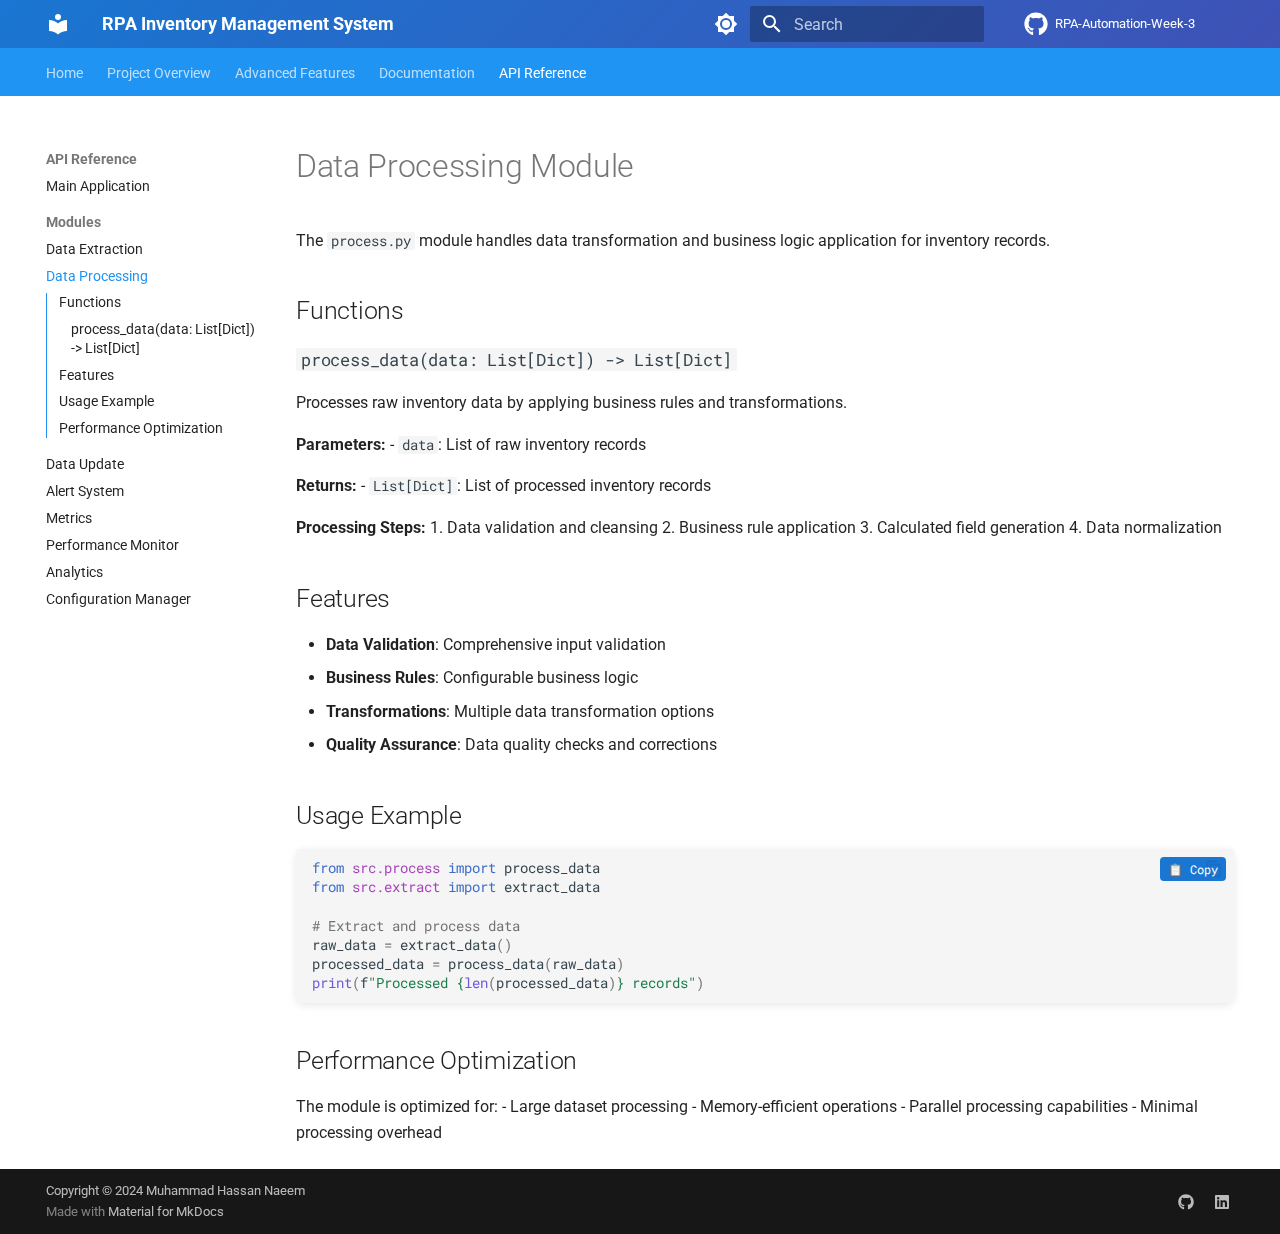
<file: api/process/index.html>
<!doctype html>
<html lang="en" class="no-js">
  <head>
    
      <meta charset="utf-8">
      <meta name="viewport" content="width=device-width,initial-scale=1">
      
        <meta name="description" content="A comprehensive Robotic Process Automation system for inventory management with data extraction, processing, and analytics capabilities.">
      
      
        <meta name="author" content="Muhammad Hassan Naeem">
      
      
        <link rel="canonical" href="https://github.com/your-username/RPA-Automation-Week-3/api/process/">
      
      
        <link rel="prev" href="../extract/">
      
      
        <link rel="next" href="../update/">
      
      
      <link rel="icon" href="../../assets/images/favicon.png">
      <meta name="generator" content="mkdocs-1.6.1, mkdocs-material-9.6.16">
    
    
      
        <title>Data Processing - RPA Inventory Management System</title>
      
    
    
      <link rel="stylesheet" href="../../assets/stylesheets/main.7e37652d.min.css">
      
        
        <link rel="stylesheet" href="../../assets/stylesheets/palette.06af60db.min.css">
      
      


    
    
      
    
    
      
        
        
        <link rel="preconnect" href="https://fonts.gstatic.com" crossorigin>
        <link rel="stylesheet" href="https://fonts.googleapis.com/css?family=Roboto:300,300i,400,400i,700,700i%7CRoboto+Mono:400,400i,700,700i&display=fallback">
        <style>:root{--md-text-font:"Roboto";--md-code-font:"Roboto Mono"}</style>
      
    
    
      <link rel="stylesheet" href="../../stylesheets/extra.css">
    
    <script>__md_scope=new URL("../..",location),__md_hash=e=>[...e].reduce(((e,_)=>(e<<5)-e+_.charCodeAt(0)),0),__md_get=(e,_=localStorage,t=__md_scope)=>JSON.parse(_.getItem(t.pathname+"."+e)),__md_set=(e,_,t=localStorage,a=__md_scope)=>{try{t.setItem(a.pathname+"."+e,JSON.stringify(_))}catch(e){}}</script>
    
      

    
    
    
  </head>
  
  
    
    
      
    
    
    
    
    <body dir="ltr" data-md-color-scheme="default" data-md-color-primary="blue" data-md-color-accent="indigo">
  
    
    <input class="md-toggle" data-md-toggle="drawer" type="checkbox" id="__drawer" autocomplete="off">
    <input class="md-toggle" data-md-toggle="search" type="checkbox" id="__search" autocomplete="off">
    <label class="md-overlay" for="__drawer"></label>
    <div data-md-component="skip">
      
        
        <a href="#data-processing-module" class="md-skip">
          Skip to content
        </a>
      
    </div>
    <div data-md-component="announce">
      
    </div>
    
    
      

<header class="md-header" data-md-component="header">
  <nav class="md-header__inner md-grid" aria-label="Header">
    <a href="../.." title="RPA Inventory Management System" class="md-header__button md-logo" aria-label="RPA Inventory Management System" data-md-component="logo">
      
  
  <svg xmlns="http://www.w3.org/2000/svg" viewBox="0 0 24 24"><path d="M12 8a3 3 0 0 0 3-3 3 3 0 0 0-3-3 3 3 0 0 0-3 3 3 3 0 0 0 3 3m0 3.54C9.64 9.35 6.5 8 3 8v11c3.5 0 6.64 1.35 9 3.54 2.36-2.19 5.5-3.54 9-3.54V8c-3.5 0-6.64 1.35-9 3.54"/></svg>

    </a>
    <label class="md-header__button md-icon" for="__drawer">
      
      <svg xmlns="http://www.w3.org/2000/svg" viewBox="0 0 24 24"><path d="M3 6h18v2H3zm0 5h18v2H3zm0 5h18v2H3z"/></svg>
    </label>
    <div class="md-header__title" data-md-component="header-title">
      <div class="md-header__ellipsis">
        <div class="md-header__topic">
          <span class="md-ellipsis">
            RPA Inventory Management System
          </span>
        </div>
        <div class="md-header__topic" data-md-component="header-topic">
          <span class="md-ellipsis">
            
              Data Processing
            
          </span>
        </div>
      </div>
    </div>
    
      
        <form class="md-header__option" data-md-component="palette">
  
    
    
    
    <input class="md-option" data-md-color-media="(prefers-color-scheme: light)" data-md-color-scheme="default" data-md-color-primary="blue" data-md-color-accent="indigo"  aria-label="Switch to dark mode"  type="radio" name="__palette" id="__palette_0">
    
      <label class="md-header__button md-icon" title="Switch to dark mode" for="__palette_1" hidden>
        <svg xmlns="http://www.w3.org/2000/svg" viewBox="0 0 24 24"><path d="M12 8a4 4 0 0 0-4 4 4 4 0 0 0 4 4 4 4 0 0 0 4-4 4 4 0 0 0-4-4m0 10a6 6 0 0 1-6-6 6 6 0 0 1 6-6 6 6 0 0 1 6 6 6 6 0 0 1-6 6m8-9.31V4h-4.69L12 .69 8.69 4H4v4.69L.69 12 4 15.31V20h4.69L12 23.31 15.31 20H20v-4.69L23.31 12z"/></svg>
      </label>
    
  
    
    
    
    <input class="md-option" data-md-color-media="(prefers-color-scheme: dark)" data-md-color-scheme="slate" data-md-color-primary="blue" data-md-color-accent="indigo"  aria-label="Switch to light mode"  type="radio" name="__palette" id="__palette_1">
    
      <label class="md-header__button md-icon" title="Switch to light mode" for="__palette_0" hidden>
        <svg xmlns="http://www.w3.org/2000/svg" viewBox="0 0 24 24"><path d="M12 18c-.89 0-1.74-.2-2.5-.55C11.56 16.5 13 14.42 13 12s-1.44-4.5-3.5-5.45C10.26 6.2 11.11 6 12 6a6 6 0 0 1 6 6 6 6 0 0 1-6 6m8-9.31V4h-4.69L12 .69 8.69 4H4v4.69L.69 12 4 15.31V20h4.69L12 23.31 15.31 20H20v-4.69L23.31 12z"/></svg>
      </label>
    
  
</form>
      
    
    
      <script>var palette=__md_get("__palette");if(palette&&palette.color){if("(prefers-color-scheme)"===palette.color.media){var media=matchMedia("(prefers-color-scheme: light)"),input=document.querySelector(media.matches?"[data-md-color-media='(prefers-color-scheme: light)']":"[data-md-color-media='(prefers-color-scheme: dark)']");palette.color.media=input.getAttribute("data-md-color-media"),palette.color.scheme=input.getAttribute("data-md-color-scheme"),palette.color.primary=input.getAttribute("data-md-color-primary"),palette.color.accent=input.getAttribute("data-md-color-accent")}for(var[key,value]of Object.entries(palette.color))document.body.setAttribute("data-md-color-"+key,value)}</script>
    
    
    
      
      
        <label class="md-header__button md-icon" for="__search">
          
          <svg xmlns="http://www.w3.org/2000/svg" viewBox="0 0 24 24"><path d="M9.5 3A6.5 6.5 0 0 1 16 9.5c0 1.61-.59 3.09-1.56 4.23l.27.27h.79l5 5-1.5 1.5-5-5v-.79l-.27-.27A6.52 6.52 0 0 1 9.5 16 6.5 6.5 0 0 1 3 9.5 6.5 6.5 0 0 1 9.5 3m0 2C7 5 5 7 5 9.5S7 14 9.5 14 14 12 14 9.5 12 5 9.5 5"/></svg>
        </label>
        <div class="md-search" data-md-component="search" role="dialog">
  <label class="md-search__overlay" for="__search"></label>
  <div class="md-search__inner" role="search">
    <form class="md-search__form" name="search">
      <input type="text" class="md-search__input" name="query" aria-label="Search" placeholder="Search" autocapitalize="off" autocorrect="off" autocomplete="off" spellcheck="false" data-md-component="search-query" required>
      <label class="md-search__icon md-icon" for="__search">
        
        <svg xmlns="http://www.w3.org/2000/svg" viewBox="0 0 24 24"><path d="M9.5 3A6.5 6.5 0 0 1 16 9.5c0 1.61-.59 3.09-1.56 4.23l.27.27h.79l5 5-1.5 1.5-5-5v-.79l-.27-.27A6.52 6.52 0 0 1 9.5 16 6.5 6.5 0 0 1 3 9.5 6.5 6.5 0 0 1 9.5 3m0 2C7 5 5 7 5 9.5S7 14 9.5 14 14 12 14 9.5 12 5 9.5 5"/></svg>
        
        <svg xmlns="http://www.w3.org/2000/svg" viewBox="0 0 24 24"><path d="M20 11v2H8l5.5 5.5-1.42 1.42L4.16 12l7.92-7.92L13.5 5.5 8 11z"/></svg>
      </label>
      <nav class="md-search__options" aria-label="Search">
        
          <a href="javascript:void(0)" class="md-search__icon md-icon" title="Share" aria-label="Share" data-clipboard data-clipboard-text="" data-md-component="search-share" tabindex="-1">
            
            <svg xmlns="http://www.w3.org/2000/svg" viewBox="0 0 24 24"><path d="M18 16.08c-.76 0-1.44.3-1.96.77L8.91 12.7c.05-.23.09-.46.09-.7s-.04-.47-.09-.7l7.05-4.11c.54.5 1.25.81 2.04.81a3 3 0 0 0 3-3 3 3 0 0 0-3-3 3 3 0 0 0-3 3c0 .24.04.47.09.7L8.04 9.81C7.5 9.31 6.79 9 6 9a3 3 0 0 0-3 3 3 3 0 0 0 3 3c.79 0 1.5-.31 2.04-.81l7.12 4.15c-.05.21-.08.43-.08.66 0 1.61 1.31 2.91 2.92 2.91s2.92-1.3 2.92-2.91A2.92 2.92 0 0 0 18 16.08"/></svg>
          </a>
        
        <button type="reset" class="md-search__icon md-icon" title="Clear" aria-label="Clear" tabindex="-1">
          
          <svg xmlns="http://www.w3.org/2000/svg" viewBox="0 0 24 24"><path d="M19 6.41 17.59 5 12 10.59 6.41 5 5 6.41 10.59 12 5 17.59 6.41 19 12 13.41 17.59 19 19 17.59 13.41 12z"/></svg>
        </button>
      </nav>
      
    </form>
    <div class="md-search__output">
      <div class="md-search__scrollwrap" tabindex="0" data-md-scrollfix>
        <div class="md-search-result" data-md-component="search-result">
          <div class="md-search-result__meta">
            Initializing search
          </div>
          <ol class="md-search-result__list" role="presentation"></ol>
        </div>
      </div>
    </div>
  </div>
</div>
      
    
    
      <div class="md-header__source">
        <a href="https://github.com/your-username/RPA-Automation-Week-3" title="Go to repository" class="md-source" data-md-component="source">
  <div class="md-source__icon md-icon">
    
    <svg xmlns="http://www.w3.org/2000/svg" viewBox="0 0 512 512"><!--! Font Awesome Free 7.0.0 by @fontawesome - https://fontawesome.com License - https://fontawesome.com/license/free (Icons: CC BY 4.0, Fonts: SIL OFL 1.1, Code: MIT License) Copyright 2025 Fonticons, Inc.--><path fill="currentColor" d="M173.9 397.4c0 2-2.3 3.6-5.2 3.6-3.3.3-5.6-1.3-5.6-3.6 0-2 2.3-3.6 5.2-3.6 3-.3 5.6 1.3 5.6 3.6m-31.1-4.5c-.7 2 1.3 4.3 4.3 4.9 2.6 1 5.6 0 6.2-2s-1.3-4.3-4.3-5.2c-2.6-.7-5.5.3-6.2 2.3m44.2-1.7c-2.9.7-4.9 2.6-4.6 4.9.3 2 2.9 3.3 5.9 2.6 2.9-.7 4.9-2.6 4.6-4.6-.3-1.9-3-3.2-5.9-2.9M252.8 8C114.1 8 8 113.3 8 252c0 110.9 69.8 205.8 169.5 239.2 12.8 2.3 17.3-5.6 17.3-12.1 0-6.2-.3-40.4-.3-61.4 0 0-70 15-84.7-29.8 0 0-11.4-29.1-27.8-36.6 0 0-22.9-15.7 1.6-15.4 0 0 24.9 2 38.6 25.8 21.9 38.6 58.6 27.5 72.9 20.9 2.3-16 8.8-27.1 16-33.7-55.9-6.2-112.3-14.3-112.3-110.5 0-27.5 7.6-41.3 23.6-58.9-2.6-6.5-11.1-33.3 2.6-67.9 20.9-6.5 69 27 69 27 20-5.6 41.5-8.5 62.8-8.5s42.8 2.9 62.8 8.5c0 0 48.1-33.6 69-27 13.7 34.7 5.2 61.4 2.6 67.9 16 17.7 25.8 31.5 25.8 58.9 0 96.5-58.9 104.2-114.8 110.5 9.2 7.9 17 22.9 17 46.4 0 33.7-.3 75.4-.3 83.6 0 6.5 4.6 14.4 17.3 12.1C436.2 457.8 504 362.9 504 252 504 113.3 391.5 8 252.8 8M105.2 352.9c-1.3 1-1 3.3.7 5.2 1.6 1.6 3.9 2.3 5.2 1 1.3-1 1-3.3-.7-5.2-1.6-1.6-3.9-2.3-5.2-1m-10.8-8.1c-.7 1.3.3 2.9 2.3 3.9 1.6 1 3.6.7 4.3-.7.7-1.3-.3-2.9-2.3-3.9-2-.6-3.6-.3-4.3.7m32.4 35.6c-1.6 1.3-1 4.3 1.3 6.2 2.3 2.3 5.2 2.6 6.5 1 1.3-1.3.7-4.3-1.3-6.2-2.2-2.3-5.2-2.6-6.5-1m-11.4-14.7c-1.6 1-1.6 3.6 0 5.9s4.3 3.3 5.6 2.3c1.6-1.3 1.6-3.9 0-6.2-1.4-2.3-4-3.3-5.6-2"/></svg>
  </div>
  <div class="md-source__repository">
    RPA-Automation-Week-3
  </div>
</a>
      </div>
    
  </nav>
  
</header>
    
    <div class="md-container" data-md-component="container">
      
      
        
          
            
<nav class="md-tabs" aria-label="Tabs" data-md-component="tabs">
  <div class="md-grid">
    <ul class="md-tabs__list">
      
        
  
  
  
  
    <li class="md-tabs__item">
      <a href="../.." class="md-tabs__link">
        
  
  
    
  
  Home

      </a>
    </li>
  

      
        
  
  
  
  
    <li class="md-tabs__item">
      <a href="../../PROJECT_OVERVIEW/" class="md-tabs__link">
        
  
  
    
  
  Project Overview

      </a>
    </li>
  

      
        
  
  
  
  
    <li class="md-tabs__item">
      <a href="../../ADVANCED_FEATURES/" class="md-tabs__link">
        
  
  
    
  
  Advanced Features

      </a>
    </li>
  

      
        
  
  
  
  
    
    
      <li class="md-tabs__item">
        <a href="../../process_documentation/" class="md-tabs__link">
          
  
  
  Documentation

        </a>
      </li>
    
  

      
        
  
  
  
    
  
  
    
    
      <li class="md-tabs__item md-tabs__item--active">
        <a href="../main/" class="md-tabs__link">
          
  
  
  API Reference

        </a>
      </li>
    
  

      
    </ul>
  </div>
</nav>
          
        
      
      <main class="md-main" data-md-component="main">
        <div class="md-main__inner md-grid">
          
            
              
              <div class="md-sidebar md-sidebar--primary" data-md-component="sidebar" data-md-type="navigation" >
                <div class="md-sidebar__scrollwrap">
                  <div class="md-sidebar__inner">
                    


  


  

<nav class="md-nav md-nav--primary md-nav--lifted md-nav--integrated" aria-label="Navigation" data-md-level="0">
  <label class="md-nav__title" for="__drawer">
    <a href="../.." title="RPA Inventory Management System" class="md-nav__button md-logo" aria-label="RPA Inventory Management System" data-md-component="logo">
      
  
  <svg xmlns="http://www.w3.org/2000/svg" viewBox="0 0 24 24"><path d="M12 8a3 3 0 0 0 3-3 3 3 0 0 0-3-3 3 3 0 0 0-3 3 3 3 0 0 0 3 3m0 3.54C9.64 9.35 6.5 8 3 8v11c3.5 0 6.64 1.35 9 3.54 2.36-2.19 5.5-3.54 9-3.54V8c-3.5 0-6.64 1.35-9 3.54"/></svg>

    </a>
    RPA Inventory Management System
  </label>
  
    <div class="md-nav__source">
      <a href="https://github.com/your-username/RPA-Automation-Week-3" title="Go to repository" class="md-source" data-md-component="source">
  <div class="md-source__icon md-icon">
    
    <svg xmlns="http://www.w3.org/2000/svg" viewBox="0 0 512 512"><!--! Font Awesome Free 7.0.0 by @fontawesome - https://fontawesome.com License - https://fontawesome.com/license/free (Icons: CC BY 4.0, Fonts: SIL OFL 1.1, Code: MIT License) Copyright 2025 Fonticons, Inc.--><path fill="currentColor" d="M173.9 397.4c0 2-2.3 3.6-5.2 3.6-3.3.3-5.6-1.3-5.6-3.6 0-2 2.3-3.6 5.2-3.6 3-.3 5.6 1.3 5.6 3.6m-31.1-4.5c-.7 2 1.3 4.3 4.3 4.9 2.6 1 5.6 0 6.2-2s-1.3-4.3-4.3-5.2c-2.6-.7-5.5.3-6.2 2.3m44.2-1.7c-2.9.7-4.9 2.6-4.6 4.9.3 2 2.9 3.3 5.9 2.6 2.9-.7 4.9-2.6 4.6-4.6-.3-1.9-3-3.2-5.9-2.9M252.8 8C114.1 8 8 113.3 8 252c0 110.9 69.8 205.8 169.5 239.2 12.8 2.3 17.3-5.6 17.3-12.1 0-6.2-.3-40.4-.3-61.4 0 0-70 15-84.7-29.8 0 0-11.4-29.1-27.8-36.6 0 0-22.9-15.7 1.6-15.4 0 0 24.9 2 38.6 25.8 21.9 38.6 58.6 27.5 72.9 20.9 2.3-16 8.8-27.1 16-33.7-55.9-6.2-112.3-14.3-112.3-110.5 0-27.5 7.6-41.3 23.6-58.9-2.6-6.5-11.1-33.3 2.6-67.9 20.9-6.5 69 27 69 27 20-5.6 41.5-8.5 62.8-8.5s42.8 2.9 62.8 8.5c0 0 48.1-33.6 69-27 13.7 34.7 5.2 61.4 2.6 67.9 16 17.7 25.8 31.5 25.8 58.9 0 96.5-58.9 104.2-114.8 110.5 9.2 7.9 17 22.9 17 46.4 0 33.7-.3 75.4-.3 83.6 0 6.5 4.6 14.4 17.3 12.1C436.2 457.8 504 362.9 504 252 504 113.3 391.5 8 252.8 8M105.2 352.9c-1.3 1-1 3.3.7 5.2 1.6 1.6 3.9 2.3 5.2 1 1.3-1 1-3.3-.7-5.2-1.6-1.6-3.9-2.3-5.2-1m-10.8-8.1c-.7 1.3.3 2.9 2.3 3.9 1.6 1 3.6.7 4.3-.7.7-1.3-.3-2.9-2.3-3.9-2-.6-3.6-.3-4.3.7m32.4 35.6c-1.6 1.3-1 4.3 1.3 6.2 2.3 2.3 5.2 2.6 6.5 1 1.3-1.3.7-4.3-1.3-6.2-2.2-2.3-5.2-2.6-6.5-1m-11.4-14.7c-1.6 1-1.6 3.6 0 5.9s4.3 3.3 5.6 2.3c1.6-1.3 1.6-3.9 0-6.2-1.4-2.3-4-3.3-5.6-2"/></svg>
  </div>
  <div class="md-source__repository">
    RPA-Automation-Week-3
  </div>
</a>
    </div>
  
  <ul class="md-nav__list" data-md-scrollfix>
    
      
      
  
  
  
  
    <li class="md-nav__item">
      <a href="../.." class="md-nav__link">
        
  
  
  <span class="md-ellipsis">
    Home
    
  </span>
  

      </a>
    </li>
  

    
      
      
  
  
  
  
    <li class="md-nav__item">
      <a href="../../PROJECT_OVERVIEW/" class="md-nav__link">
        
  
  
  <span class="md-ellipsis">
    Project Overview
    
  </span>
  

      </a>
    </li>
  

    
      
      
  
  
  
  
    <li class="md-nav__item">
      <a href="../../ADVANCED_FEATURES/" class="md-nav__link">
        
  
  
  <span class="md-ellipsis">
    Advanced Features
    
  </span>
  

      </a>
    </li>
  

    
      
      
  
  
  
  
    
    
    
    
      
      
        
      
    
    
    <li class="md-nav__item md-nav__item--nested">
      
        
        
          
        
        <input class="md-nav__toggle md-toggle md-toggle--indeterminate" type="checkbox" id="__nav_4" >
        
          
          <label class="md-nav__link" for="__nav_4" id="__nav_4_label" tabindex="0">
            
  
  
  <span class="md-ellipsis">
    Documentation
    
  </span>
  

            <span class="md-nav__icon md-icon"></span>
          </label>
        
        <nav class="md-nav" data-md-level="1" aria-labelledby="__nav_4_label" aria-expanded="false">
          <label class="md-nav__title" for="__nav_4">
            <span class="md-nav__icon md-icon"></span>
            Documentation
          </label>
          <ul class="md-nav__list" data-md-scrollfix>
            
              
                
  
  
  
  
    <li class="md-nav__item">
      <a href="../../process_documentation/" class="md-nav__link">
        
  
  
  <span class="md-ellipsis">
    Process Documentation
    
  </span>
  

      </a>
    </li>
  

              
            
          </ul>
        </nav>
      
    </li>
  

    
      
      
  
  
    
  
  
  
    
    
    
    
      
        
        
      
      
        
      
    
    
    <li class="md-nav__item md-nav__item--active md-nav__item--section md-nav__item--nested">
      
        
        
        <input class="md-nav__toggle md-toggle " type="checkbox" id="__nav_5" checked>
        
          
          <label class="md-nav__link" for="__nav_5" id="__nav_5_label" tabindex="">
            
  
  
  <span class="md-ellipsis">
    API Reference
    
  </span>
  

            <span class="md-nav__icon md-icon"></span>
          </label>
        
        <nav class="md-nav" data-md-level="1" aria-labelledby="__nav_5_label" aria-expanded="true">
          <label class="md-nav__title" for="__nav_5">
            <span class="md-nav__icon md-icon"></span>
            API Reference
          </label>
          <ul class="md-nav__list" data-md-scrollfix>
            
              
                
  
  
  
  
    <li class="md-nav__item">
      <a href="../main/" class="md-nav__link">
        
  
  
  <span class="md-ellipsis">
    Main Application
    
  </span>
  

      </a>
    </li>
  

              
            
              
                
  
  
    
  
  
  
    
    
    
    
      
      
        
          
          
        
      
    
    
    <li class="md-nav__item md-nav__item--active md-nav__item--section md-nav__item--nested">
      
        
        
        <input class="md-nav__toggle md-toggle " type="checkbox" id="__nav_5_2" checked>
        
          
          <label class="md-nav__link" for="__nav_5_2" id="__nav_5_2_label" tabindex="">
            
  
  
  <span class="md-ellipsis">
    Modules
    
  </span>
  

            <span class="md-nav__icon md-icon"></span>
          </label>
        
        <nav class="md-nav" data-md-level="2" aria-labelledby="__nav_5_2_label" aria-expanded="true">
          <label class="md-nav__title" for="__nav_5_2">
            <span class="md-nav__icon md-icon"></span>
            Modules
          </label>
          <ul class="md-nav__list" data-md-scrollfix>
            
              
                
  
  
  
  
    <li class="md-nav__item">
      <a href="../extract/" class="md-nav__link">
        
  
  
  <span class="md-ellipsis">
    Data Extraction
    
  </span>
  

      </a>
    </li>
  

              
            
              
                
  
  
    
  
  
  
    <li class="md-nav__item md-nav__item--active">
      
      <input class="md-nav__toggle md-toggle" type="checkbox" id="__toc">
      
      
        
      
      
        <label class="md-nav__link md-nav__link--active" for="__toc">
          
  
  
  <span class="md-ellipsis">
    Data Processing
    
  </span>
  

          <span class="md-nav__icon md-icon"></span>
        </label>
      
      <a href="./" class="md-nav__link md-nav__link--active">
        
  
  
  <span class="md-ellipsis">
    Data Processing
    
  </span>
  

      </a>
      
        

<nav class="md-nav md-nav--secondary" aria-label="Table of contents">
  
  
  
    
  
  
    <label class="md-nav__title" for="__toc">
      <span class="md-nav__icon md-icon"></span>
      Table of contents
    </label>
    <ul class="md-nav__list" data-md-component="toc" data-md-scrollfix>
      
        <li class="md-nav__item">
  <a href="#functions" class="md-nav__link">
    <span class="md-ellipsis">
      Functions
    </span>
  </a>
  
    <nav class="md-nav" aria-label="Functions">
      <ul class="md-nav__list">
        
          <li class="md-nav__item">
  <a href="#process_datadata-listdict-listdict" class="md-nav__link">
    <span class="md-ellipsis">
      process_data(data: List[Dict]) -&gt; List[Dict]
    </span>
  </a>
  
</li>
        
      </ul>
    </nav>
  
</li>
      
        <li class="md-nav__item">
  <a href="#features" class="md-nav__link">
    <span class="md-ellipsis">
      Features
    </span>
  </a>
  
</li>
      
        <li class="md-nav__item">
  <a href="#usage-example" class="md-nav__link">
    <span class="md-ellipsis">
      Usage Example
    </span>
  </a>
  
</li>
      
        <li class="md-nav__item">
  <a href="#performance-optimization" class="md-nav__link">
    <span class="md-ellipsis">
      Performance Optimization
    </span>
  </a>
  
</li>
      
    </ul>
  
</nav>
      
    </li>
  

              
            
              
                
  
  
  
  
    <li class="md-nav__item">
      <a href="../update/" class="md-nav__link">
        
  
  
  <span class="md-ellipsis">
    Data Update
    
  </span>
  

      </a>
    </li>
  

              
            
              
                
  
  
  
  
    <li class="md-nav__item">
      <a href="../alert/" class="md-nav__link">
        
  
  
  <span class="md-ellipsis">
    Alert System
    
  </span>
  

      </a>
    </li>
  

              
            
              
                
  
  
  
  
    <li class="md-nav__item">
      <a href="../metrics/" class="md-nav__link">
        
  
  
  <span class="md-ellipsis">
    Metrics
    
  </span>
  

      </a>
    </li>
  

              
            
              
                
  
  
  
  
    <li class="md-nav__item">
      <a href="../performance_monitor/" class="md-nav__link">
        
  
  
  <span class="md-ellipsis">
    Performance Monitor
    
  </span>
  

      </a>
    </li>
  

              
            
              
                
  
  
  
  
    <li class="md-nav__item">
      <a href="../analytics/" class="md-nav__link">
        
  
  
  <span class="md-ellipsis">
    Analytics
    
  </span>
  

      </a>
    </li>
  

              
            
              
                
  
  
  
  
    <li class="md-nav__item">
      <a href="../config_manager/" class="md-nav__link">
        
  
  
  <span class="md-ellipsis">
    Configuration Manager
    
  </span>
  

      </a>
    </li>
  

              
            
          </ul>
        </nav>
      
    </li>
  

              
            
          </ul>
        </nav>
      
    </li>
  

    
  </ul>
</nav>
                  </div>
                </div>
              </div>
            
            
          
          
            <div class="md-content" data-md-component="content">
              <article class="md-content__inner md-typeset">
                
                  


  
  


<h1 id="data-processing-module">Data Processing Module<a class="headerlink" href="#data-processing-module" title="Permanent link">&para;</a></h1>
<p>The <code>process.py</code> module handles data transformation and business logic application for inventory records.</p>
<h2 id="functions">Functions<a class="headerlink" href="#functions" title="Permanent link">&para;</a></h2>
<h3 id="process_datadata-listdict-listdict"><code>process_data(data: List[Dict]) -&gt; List[Dict]</code><a class="headerlink" href="#process_datadata-listdict-listdict" title="Permanent link">&para;</a></h3>
<p>Processes raw inventory data by applying business rules and transformations.</p>
<p><strong>Parameters:</strong>
- <code>data</code>: List of raw inventory records</p>
<p><strong>Returns:</strong>
- <code>List[Dict]</code>: List of processed inventory records</p>
<p><strong>Processing Steps:</strong>
1. Data validation and cleansing
2. Business rule application
3. Calculated field generation
4. Data normalization</p>
<h2 id="features">Features<a class="headerlink" href="#features" title="Permanent link">&para;</a></h2>
<ul>
<li><strong>Data Validation</strong>: Comprehensive input validation</li>
<li><strong>Business Rules</strong>: Configurable business logic</li>
<li><strong>Transformations</strong>: Multiple data transformation options</li>
<li><strong>Quality Assurance</strong>: Data quality checks and corrections</li>
</ul>
<h2 id="usage-example">Usage Example<a class="headerlink" href="#usage-example" title="Permanent link">&para;</a></h2>
<div class="language-python highlight"><pre><span></span><code><span id="__span-0-1"><a id="__codelineno-0-1" name="__codelineno-0-1" href="#__codelineno-0-1"></a><span class="kn">from</span><span class="w"> </span><span class="nn">src.process</span><span class="w"> </span><span class="kn">import</span> <span class="n">process_data</span>
</span><span id="__span-0-2"><a id="__codelineno-0-2" name="__codelineno-0-2" href="#__codelineno-0-2"></a><span class="kn">from</span><span class="w"> </span><span class="nn">src.extract</span><span class="w"> </span><span class="kn">import</span> <span class="n">extract_data</span>
</span><span id="__span-0-3"><a id="__codelineno-0-3" name="__codelineno-0-3" href="#__codelineno-0-3"></a>
</span><span id="__span-0-4"><a id="__codelineno-0-4" name="__codelineno-0-4" href="#__codelineno-0-4"></a><span class="c1"># Extract and process data</span>
</span><span id="__span-0-5"><a id="__codelineno-0-5" name="__codelineno-0-5" href="#__codelineno-0-5"></a><span class="n">raw_data</span> <span class="o">=</span> <span class="n">extract_data</span><span class="p">()</span>
</span><span id="__span-0-6"><a id="__codelineno-0-6" name="__codelineno-0-6" href="#__codelineno-0-6"></a><span class="n">processed_data</span> <span class="o">=</span> <span class="n">process_data</span><span class="p">(</span><span class="n">raw_data</span><span class="p">)</span>
</span><span id="__span-0-7"><a id="__codelineno-0-7" name="__codelineno-0-7" href="#__codelineno-0-7"></a><span class="nb">print</span><span class="p">(</span><span class="sa">f</span><span class="s2">&quot;Processed </span><span class="si">{</span><span class="nb">len</span><span class="p">(</span><span class="n">processed_data</span><span class="p">)</span><span class="si">}</span><span class="s2"> records&quot;</span><span class="p">)</span>
</span></code></pre></div>
<h2 id="performance-optimization">Performance Optimization<a class="headerlink" href="#performance-optimization" title="Permanent link">&para;</a></h2>
<p>The module is optimized for:
- Large dataset processing
- Memory-efficient operations
- Parallel processing capabilities
- Minimal processing overhead</p>












                
              </article>
            </div>
          
          
<script>var target=document.getElementById(location.hash.slice(1));target&&target.name&&(target.checked=target.name.startsWith("__tabbed_"))</script>
        </div>
        
          <button type="button" class="md-top md-icon" data-md-component="top" hidden>
  
  <svg xmlns="http://www.w3.org/2000/svg" viewBox="0 0 24 24"><path d="M13 20h-2V8l-5.5 5.5-1.42-1.42L12 4.16l7.92 7.92-1.42 1.42L13 8z"/></svg>
  Back to top
</button>
        
      </main>
      
        <footer class="md-footer">
  
  <div class="md-footer-meta md-typeset">
    <div class="md-footer-meta__inner md-grid">
      <div class="md-copyright">
  
    <div class="md-copyright__highlight">
      Copyright &copy; 2024 Muhammad Hassan Naeem
    </div>
  
  
    Made with
    <a href="https://squidfunk.github.io/mkdocs-material/" target="_blank" rel="noopener">
      Material for MkDocs
    </a>
  
</div>
      
        <div class="md-social">
  
    
    
    
    
      
      
    
    <a href="https://github.com/your-username" target="_blank" rel="noopener" title="github.com" class="md-social__link">
      <svg xmlns="http://www.w3.org/2000/svg" viewBox="0 0 512 512"><!--! Font Awesome Free 7.0.0 by @fontawesome - https://fontawesome.com License - https://fontawesome.com/license/free (Icons: CC BY 4.0, Fonts: SIL OFL 1.1, Code: MIT License) Copyright 2025 Fonticons, Inc.--><path fill="currentColor" d="M173.9 397.4c0 2-2.3 3.6-5.2 3.6-3.3.3-5.6-1.3-5.6-3.6 0-2 2.3-3.6 5.2-3.6 3-.3 5.6 1.3 5.6 3.6m-31.1-4.5c-.7 2 1.3 4.3 4.3 4.9 2.6 1 5.6 0 6.2-2s-1.3-4.3-4.3-5.2c-2.6-.7-5.5.3-6.2 2.3m44.2-1.7c-2.9.7-4.9 2.6-4.6 4.9.3 2 2.9 3.3 5.9 2.6 2.9-.7 4.9-2.6 4.6-4.6-.3-1.9-3-3.2-5.9-2.9M252.8 8C114.1 8 8 113.3 8 252c0 110.9 69.8 205.8 169.5 239.2 12.8 2.3 17.3-5.6 17.3-12.1 0-6.2-.3-40.4-.3-61.4 0 0-70 15-84.7-29.8 0 0-11.4-29.1-27.8-36.6 0 0-22.9-15.7 1.6-15.4 0 0 24.9 2 38.6 25.8 21.9 38.6 58.6 27.5 72.9 20.9 2.3-16 8.8-27.1 16-33.7-55.9-6.2-112.3-14.3-112.3-110.5 0-27.5 7.6-41.3 23.6-58.9-2.6-6.5-11.1-33.3 2.6-67.9 20.9-6.5 69 27 69 27 20-5.6 41.5-8.5 62.8-8.5s42.8 2.9 62.8 8.5c0 0 48.1-33.6 69-27 13.7 34.7 5.2 61.4 2.6 67.9 16 17.7 25.8 31.5 25.8 58.9 0 96.5-58.9 104.2-114.8 110.5 9.2 7.9 17 22.9 17 46.4 0 33.7-.3 75.4-.3 83.6 0 6.5 4.6 14.4 17.3 12.1C436.2 457.8 504 362.9 504 252 504 113.3 391.5 8 252.8 8M105.2 352.9c-1.3 1-1 3.3.7 5.2 1.6 1.6 3.9 2.3 5.2 1 1.3-1 1-3.3-.7-5.2-1.6-1.6-3.9-2.3-5.2-1m-10.8-8.1c-.7 1.3.3 2.9 2.3 3.9 1.6 1 3.6.7 4.3-.7.7-1.3-.3-2.9-2.3-3.9-2-.6-3.6-.3-4.3.7m32.4 35.6c-1.6 1.3-1 4.3 1.3 6.2 2.3 2.3 5.2 2.6 6.5 1 1.3-1.3.7-4.3-1.3-6.2-2.2-2.3-5.2-2.6-6.5-1m-11.4-14.7c-1.6 1-1.6 3.6 0 5.9s4.3 3.3 5.6 2.3c1.6-1.3 1.6-3.9 0-6.2-1.4-2.3-4-3.3-5.6-2"/></svg>
    </a>
  
    
    
    
    
      
      
    
    <a href="https://linkedin.com/in/your-profile" target="_blank" rel="noopener" title="linkedin.com" class="md-social__link">
      <svg xmlns="http://www.w3.org/2000/svg" viewBox="0 0 448 512"><!--! Font Awesome Free 7.0.0 by @fontawesome - https://fontawesome.com License - https://fontawesome.com/license/free (Icons: CC BY 4.0, Fonts: SIL OFL 1.1, Code: MIT License) Copyright 2025 Fonticons, Inc.--><path fill="currentColor" d="M416 32H31.9C14.3 32 0 46.5 0 64.3v383.4C0 465.5 14.3 480 31.9 480H416c17.6 0 32-14.5 32-32.3V64.3c0-17.8-14.4-32.3-32-32.3M135.4 416H69V202.2h66.5V416zM102.2 96a38.5 38.5 0 1 1 0 77 38.5 38.5 0 1 1 0-77m282.1 320h-66.4V312c0-24.8-.5-56.7-34.5-56.7-34.6 0-39.9 27-39.9 54.9V416h-66.4V202.2h63.7v29.2h.9c8.9-16.8 30.6-34.5 62.9-34.5 67.2 0 79.7 44.3 79.7 101.9z"/></svg>
    </a>
  
</div>
      
    </div>
  </div>
</footer>
      
    </div>
    <div class="md-dialog" data-md-component="dialog">
      <div class="md-dialog__inner md-typeset"></div>
    </div>
    
    
    
      
      <script id="__config" type="application/json">{"base": "../..", "features": ["navigation.tabs", "navigation.sections", "navigation.expand", "navigation.top", "search.highlight", "search.share", "content.code.copy", "content.code.annotate", "toc.follow", "toc.integrate"], "search": "../../assets/javascripts/workers/search.d50fe291.min.js", "tags": null, "translations": {"clipboard.copied": "Copied to clipboard", "clipboard.copy": "Copy to clipboard", "search.result.more.one": "1 more on this page", "search.result.more.other": "# more on this page", "search.result.none": "No matching documents", "search.result.one": "1 matching document", "search.result.other": "# matching documents", "search.result.placeholder": "Type to start searching", "search.result.term.missing": "Missing", "select.version": "Select version"}, "version": null}</script>
    
    
      <script src="../../assets/javascripts/bundle.50899def.min.js"></script>
      
        <script src="../../javascripts/extra.js"></script>
      
    
  </body>
</html>
</file>
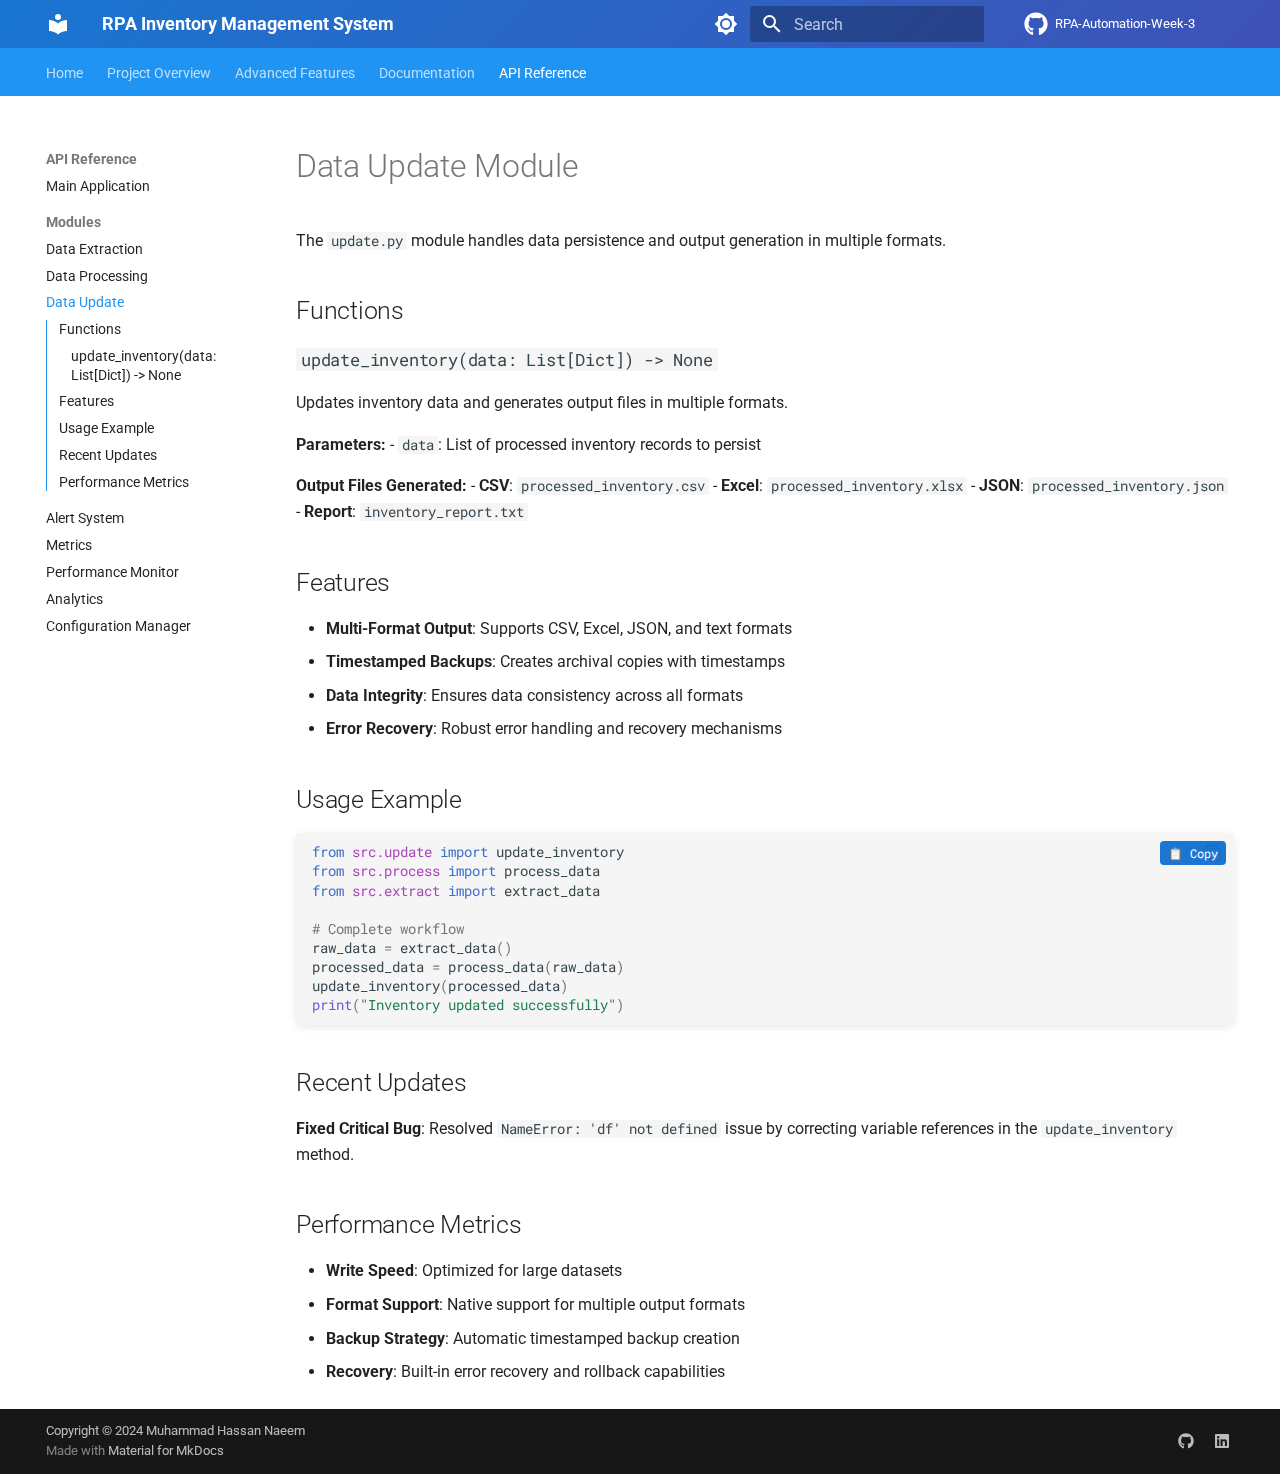
<file: api/update/index.html>
<!doctype html>
<html lang="en" class="no-js">
  <head>
    
      <meta charset="utf-8">
      <meta name="viewport" content="width=device-width,initial-scale=1">
      
        <meta name="description" content="A comprehensive Robotic Process Automation system for inventory management with data extraction, processing, and analytics capabilities.">
      
      
        <meta name="author" content="Muhammad Hassan Naeem">
      
      
        <link rel="canonical" href="https://github.com/your-username/RPA-Automation-Week-3/api/update/">
      
      
        <link rel="prev" href="../process/">
      
      
        <link rel="next" href="../alert/">
      
      
      <link rel="icon" href="../../assets/images/favicon.png">
      <meta name="generator" content="mkdocs-1.6.1, mkdocs-material-9.6.16">
    
    
      
        <title>Data Update - RPA Inventory Management System</title>
      
    
    
      <link rel="stylesheet" href="../../assets/stylesheets/main.7e37652d.min.css">
      
        
        <link rel="stylesheet" href="../../assets/stylesheets/palette.06af60db.min.css">
      
      


    
    
      
    
    
      
        
        
        <link rel="preconnect" href="https://fonts.gstatic.com" crossorigin>
        <link rel="stylesheet" href="https://fonts.googleapis.com/css?family=Roboto:300,300i,400,400i,700,700i%7CRoboto+Mono:400,400i,700,700i&display=fallback">
        <style>:root{--md-text-font:"Roboto";--md-code-font:"Roboto Mono"}</style>
      
    
    
      <link rel="stylesheet" href="../../stylesheets/extra.css">
    
    <script>__md_scope=new URL("../..",location),__md_hash=e=>[...e].reduce(((e,_)=>(e<<5)-e+_.charCodeAt(0)),0),__md_get=(e,_=localStorage,t=__md_scope)=>JSON.parse(_.getItem(t.pathname+"."+e)),__md_set=(e,_,t=localStorage,a=__md_scope)=>{try{t.setItem(a.pathname+"."+e,JSON.stringify(_))}catch(e){}}</script>
    
      

    
    
    
  </head>
  
  
    
    
      
    
    
    
    
    <body dir="ltr" data-md-color-scheme="default" data-md-color-primary="blue" data-md-color-accent="indigo">
  
    
    <input class="md-toggle" data-md-toggle="drawer" type="checkbox" id="__drawer" autocomplete="off">
    <input class="md-toggle" data-md-toggle="search" type="checkbox" id="__search" autocomplete="off">
    <label class="md-overlay" for="__drawer"></label>
    <div data-md-component="skip">
      
        
        <a href="#data-update-module" class="md-skip">
          Skip to content
        </a>
      
    </div>
    <div data-md-component="announce">
      
    </div>
    
    
      

<header class="md-header" data-md-component="header">
  <nav class="md-header__inner md-grid" aria-label="Header">
    <a href="../.." title="RPA Inventory Management System" class="md-header__button md-logo" aria-label="RPA Inventory Management System" data-md-component="logo">
      
  
  <svg xmlns="http://www.w3.org/2000/svg" viewBox="0 0 24 24"><path d="M12 8a3 3 0 0 0 3-3 3 3 0 0 0-3-3 3 3 0 0 0-3 3 3 3 0 0 0 3 3m0 3.54C9.64 9.35 6.5 8 3 8v11c3.5 0 6.64 1.35 9 3.54 2.36-2.19 5.5-3.54 9-3.54V8c-3.5 0-6.64 1.35-9 3.54"/></svg>

    </a>
    <label class="md-header__button md-icon" for="__drawer">
      
      <svg xmlns="http://www.w3.org/2000/svg" viewBox="0 0 24 24"><path d="M3 6h18v2H3zm0 5h18v2H3zm0 5h18v2H3z"/></svg>
    </label>
    <div class="md-header__title" data-md-component="header-title">
      <div class="md-header__ellipsis">
        <div class="md-header__topic">
          <span class="md-ellipsis">
            RPA Inventory Management System
          </span>
        </div>
        <div class="md-header__topic" data-md-component="header-topic">
          <span class="md-ellipsis">
            
              Data Update
            
          </span>
        </div>
      </div>
    </div>
    
      
        <form class="md-header__option" data-md-component="palette">
  
    
    
    
    <input class="md-option" data-md-color-media="(prefers-color-scheme: light)" data-md-color-scheme="default" data-md-color-primary="blue" data-md-color-accent="indigo"  aria-label="Switch to dark mode"  type="radio" name="__palette" id="__palette_0">
    
      <label class="md-header__button md-icon" title="Switch to dark mode" for="__palette_1" hidden>
        <svg xmlns="http://www.w3.org/2000/svg" viewBox="0 0 24 24"><path d="M12 8a4 4 0 0 0-4 4 4 4 0 0 0 4 4 4 4 0 0 0 4-4 4 4 0 0 0-4-4m0 10a6 6 0 0 1-6-6 6 6 0 0 1 6-6 6 6 0 0 1 6 6 6 6 0 0 1-6 6m8-9.31V4h-4.69L12 .69 8.69 4H4v4.69L.69 12 4 15.31V20h4.69L12 23.31 15.31 20H20v-4.69L23.31 12z"/></svg>
      </label>
    
  
    
    
    
    <input class="md-option" data-md-color-media="(prefers-color-scheme: dark)" data-md-color-scheme="slate" data-md-color-primary="blue" data-md-color-accent="indigo"  aria-label="Switch to light mode"  type="radio" name="__palette" id="__palette_1">
    
      <label class="md-header__button md-icon" title="Switch to light mode" for="__palette_0" hidden>
        <svg xmlns="http://www.w3.org/2000/svg" viewBox="0 0 24 24"><path d="M12 18c-.89 0-1.74-.2-2.5-.55C11.56 16.5 13 14.42 13 12s-1.44-4.5-3.5-5.45C10.26 6.2 11.11 6 12 6a6 6 0 0 1 6 6 6 6 0 0 1-6 6m8-9.31V4h-4.69L12 .69 8.69 4H4v4.69L.69 12 4 15.31V20h4.69L12 23.31 15.31 20H20v-4.69L23.31 12z"/></svg>
      </label>
    
  
</form>
      
    
    
      <script>var palette=__md_get("__palette");if(palette&&palette.color){if("(prefers-color-scheme)"===palette.color.media){var media=matchMedia("(prefers-color-scheme: light)"),input=document.querySelector(media.matches?"[data-md-color-media='(prefers-color-scheme: light)']":"[data-md-color-media='(prefers-color-scheme: dark)']");palette.color.media=input.getAttribute("data-md-color-media"),palette.color.scheme=input.getAttribute("data-md-color-scheme"),palette.color.primary=input.getAttribute("data-md-color-primary"),palette.color.accent=input.getAttribute("data-md-color-accent")}for(var[key,value]of Object.entries(palette.color))document.body.setAttribute("data-md-color-"+key,value)}</script>
    
    
    
      
      
        <label class="md-header__button md-icon" for="__search">
          
          <svg xmlns="http://www.w3.org/2000/svg" viewBox="0 0 24 24"><path d="M9.5 3A6.5 6.5 0 0 1 16 9.5c0 1.61-.59 3.09-1.56 4.23l.27.27h.79l5 5-1.5 1.5-5-5v-.79l-.27-.27A6.52 6.52 0 0 1 9.5 16 6.5 6.5 0 0 1 3 9.5 6.5 6.5 0 0 1 9.5 3m0 2C7 5 5 7 5 9.5S7 14 9.5 14 14 12 14 9.5 12 5 9.5 5"/></svg>
        </label>
        <div class="md-search" data-md-component="search" role="dialog">
  <label class="md-search__overlay" for="__search"></label>
  <div class="md-search__inner" role="search">
    <form class="md-search__form" name="search">
      <input type="text" class="md-search__input" name="query" aria-label="Search" placeholder="Search" autocapitalize="off" autocorrect="off" autocomplete="off" spellcheck="false" data-md-component="search-query" required>
      <label class="md-search__icon md-icon" for="__search">
        
        <svg xmlns="http://www.w3.org/2000/svg" viewBox="0 0 24 24"><path d="M9.5 3A6.5 6.5 0 0 1 16 9.5c0 1.61-.59 3.09-1.56 4.23l.27.27h.79l5 5-1.5 1.5-5-5v-.79l-.27-.27A6.52 6.52 0 0 1 9.5 16 6.5 6.5 0 0 1 3 9.5 6.5 6.5 0 0 1 9.5 3m0 2C7 5 5 7 5 9.5S7 14 9.5 14 14 12 14 9.5 12 5 9.5 5"/></svg>
        
        <svg xmlns="http://www.w3.org/2000/svg" viewBox="0 0 24 24"><path d="M20 11v2H8l5.5 5.5-1.42 1.42L4.16 12l7.92-7.92L13.5 5.5 8 11z"/></svg>
      </label>
      <nav class="md-search__options" aria-label="Search">
        
          <a href="javascript:void(0)" class="md-search__icon md-icon" title="Share" aria-label="Share" data-clipboard data-clipboard-text="" data-md-component="search-share" tabindex="-1">
            
            <svg xmlns="http://www.w3.org/2000/svg" viewBox="0 0 24 24"><path d="M18 16.08c-.76 0-1.44.3-1.96.77L8.91 12.7c.05-.23.09-.46.09-.7s-.04-.47-.09-.7l7.05-4.11c.54.5 1.25.81 2.04.81a3 3 0 0 0 3-3 3 3 0 0 0-3-3 3 3 0 0 0-3 3c0 .24.04.47.09.7L8.04 9.81C7.5 9.31 6.79 9 6 9a3 3 0 0 0-3 3 3 3 0 0 0 3 3c.79 0 1.5-.31 2.04-.81l7.12 4.15c-.05.21-.08.43-.08.66 0 1.61 1.31 2.91 2.92 2.91s2.92-1.3 2.92-2.91A2.92 2.92 0 0 0 18 16.08"/></svg>
          </a>
        
        <button type="reset" class="md-search__icon md-icon" title="Clear" aria-label="Clear" tabindex="-1">
          
          <svg xmlns="http://www.w3.org/2000/svg" viewBox="0 0 24 24"><path d="M19 6.41 17.59 5 12 10.59 6.41 5 5 6.41 10.59 12 5 17.59 6.41 19 12 13.41 17.59 19 19 17.59 13.41 12z"/></svg>
        </button>
      </nav>
      
    </form>
    <div class="md-search__output">
      <div class="md-search__scrollwrap" tabindex="0" data-md-scrollfix>
        <div class="md-search-result" data-md-component="search-result">
          <div class="md-search-result__meta">
            Initializing search
          </div>
          <ol class="md-search-result__list" role="presentation"></ol>
        </div>
      </div>
    </div>
  </div>
</div>
      
    
    
      <div class="md-header__source">
        <a href="https://github.com/your-username/RPA-Automation-Week-3" title="Go to repository" class="md-source" data-md-component="source">
  <div class="md-source__icon md-icon">
    
    <svg xmlns="http://www.w3.org/2000/svg" viewBox="0 0 512 512"><!--! Font Awesome Free 7.0.0 by @fontawesome - https://fontawesome.com License - https://fontawesome.com/license/free (Icons: CC BY 4.0, Fonts: SIL OFL 1.1, Code: MIT License) Copyright 2025 Fonticons, Inc.--><path fill="currentColor" d="M173.9 397.4c0 2-2.3 3.6-5.2 3.6-3.3.3-5.6-1.3-5.6-3.6 0-2 2.3-3.6 5.2-3.6 3-.3 5.6 1.3 5.6 3.6m-31.1-4.5c-.7 2 1.3 4.3 4.3 4.9 2.6 1 5.6 0 6.2-2s-1.3-4.3-4.3-5.2c-2.6-.7-5.5.3-6.2 2.3m44.2-1.7c-2.9.7-4.9 2.6-4.6 4.9.3 2 2.9 3.3 5.9 2.6 2.9-.7 4.9-2.6 4.6-4.6-.3-1.9-3-3.2-5.9-2.9M252.8 8C114.1 8 8 113.3 8 252c0 110.9 69.8 205.8 169.5 239.2 12.8 2.3 17.3-5.6 17.3-12.1 0-6.2-.3-40.4-.3-61.4 0 0-70 15-84.7-29.8 0 0-11.4-29.1-27.8-36.6 0 0-22.9-15.7 1.6-15.4 0 0 24.9 2 38.6 25.8 21.9 38.6 58.6 27.5 72.9 20.9 2.3-16 8.8-27.1 16-33.7-55.9-6.2-112.3-14.3-112.3-110.5 0-27.5 7.6-41.3 23.6-58.9-2.6-6.5-11.1-33.3 2.6-67.9 20.9-6.5 69 27 69 27 20-5.6 41.5-8.5 62.8-8.5s42.8 2.9 62.8 8.5c0 0 48.1-33.6 69-27 13.7 34.7 5.2 61.4 2.6 67.9 16 17.7 25.8 31.5 25.8 58.9 0 96.5-58.9 104.2-114.8 110.5 9.2 7.9 17 22.9 17 46.4 0 33.7-.3 75.4-.3 83.6 0 6.5 4.6 14.4 17.3 12.1C436.2 457.8 504 362.9 504 252 504 113.3 391.5 8 252.8 8M105.2 352.9c-1.3 1-1 3.3.7 5.2 1.6 1.6 3.9 2.3 5.2 1 1.3-1 1-3.3-.7-5.2-1.6-1.6-3.9-2.3-5.2-1m-10.8-8.1c-.7 1.3.3 2.9 2.3 3.9 1.6 1 3.6.7 4.3-.7.7-1.3-.3-2.9-2.3-3.9-2-.6-3.6-.3-4.3.7m32.4 35.6c-1.6 1.3-1 4.3 1.3 6.2 2.3 2.3 5.2 2.6 6.5 1 1.3-1.3.7-4.3-1.3-6.2-2.2-2.3-5.2-2.6-6.5-1m-11.4-14.7c-1.6 1-1.6 3.6 0 5.9s4.3 3.3 5.6 2.3c1.6-1.3 1.6-3.9 0-6.2-1.4-2.3-4-3.3-5.6-2"/></svg>
  </div>
  <div class="md-source__repository">
    RPA-Automation-Week-3
  </div>
</a>
      </div>
    
  </nav>
  
</header>
    
    <div class="md-container" data-md-component="container">
      
      
        
          
            
<nav class="md-tabs" aria-label="Tabs" data-md-component="tabs">
  <div class="md-grid">
    <ul class="md-tabs__list">
      
        
  
  
  
  
    <li class="md-tabs__item">
      <a href="../.." class="md-tabs__link">
        
  
  
    
  
  Home

      </a>
    </li>
  

      
        
  
  
  
  
    <li class="md-tabs__item">
      <a href="../../PROJECT_OVERVIEW/" class="md-tabs__link">
        
  
  
    
  
  Project Overview

      </a>
    </li>
  

      
        
  
  
  
  
    <li class="md-tabs__item">
      <a href="../../ADVANCED_FEATURES/" class="md-tabs__link">
        
  
  
    
  
  Advanced Features

      </a>
    </li>
  

      
        
  
  
  
  
    
    
      <li class="md-tabs__item">
        <a href="../../process_documentation/" class="md-tabs__link">
          
  
  
  Documentation

        </a>
      </li>
    
  

      
        
  
  
  
    
  
  
    
    
      <li class="md-tabs__item md-tabs__item--active">
        <a href="../main/" class="md-tabs__link">
          
  
  
  API Reference

        </a>
      </li>
    
  

      
    </ul>
  </div>
</nav>
          
        
      
      <main class="md-main" data-md-component="main">
        <div class="md-main__inner md-grid">
          
            
              
              <div class="md-sidebar md-sidebar--primary" data-md-component="sidebar" data-md-type="navigation" >
                <div class="md-sidebar__scrollwrap">
                  <div class="md-sidebar__inner">
                    


  


  

<nav class="md-nav md-nav--primary md-nav--lifted md-nav--integrated" aria-label="Navigation" data-md-level="0">
  <label class="md-nav__title" for="__drawer">
    <a href="../.." title="RPA Inventory Management System" class="md-nav__button md-logo" aria-label="RPA Inventory Management System" data-md-component="logo">
      
  
  <svg xmlns="http://www.w3.org/2000/svg" viewBox="0 0 24 24"><path d="M12 8a3 3 0 0 0 3-3 3 3 0 0 0-3-3 3 3 0 0 0-3 3 3 3 0 0 0 3 3m0 3.54C9.64 9.35 6.5 8 3 8v11c3.5 0 6.64 1.35 9 3.54 2.36-2.19 5.5-3.54 9-3.54V8c-3.5 0-6.64 1.35-9 3.54"/></svg>

    </a>
    RPA Inventory Management System
  </label>
  
    <div class="md-nav__source">
      <a href="https://github.com/your-username/RPA-Automation-Week-3" title="Go to repository" class="md-source" data-md-component="source">
  <div class="md-source__icon md-icon">
    
    <svg xmlns="http://www.w3.org/2000/svg" viewBox="0 0 512 512"><!--! Font Awesome Free 7.0.0 by @fontawesome - https://fontawesome.com License - https://fontawesome.com/license/free (Icons: CC BY 4.0, Fonts: SIL OFL 1.1, Code: MIT License) Copyright 2025 Fonticons, Inc.--><path fill="currentColor" d="M173.9 397.4c0 2-2.3 3.6-5.2 3.6-3.3.3-5.6-1.3-5.6-3.6 0-2 2.3-3.6 5.2-3.6 3-.3 5.6 1.3 5.6 3.6m-31.1-4.5c-.7 2 1.3 4.3 4.3 4.9 2.6 1 5.6 0 6.2-2s-1.3-4.3-4.3-5.2c-2.6-.7-5.5.3-6.2 2.3m44.2-1.7c-2.9.7-4.9 2.6-4.6 4.9.3 2 2.9 3.3 5.9 2.6 2.9-.7 4.9-2.6 4.6-4.6-.3-1.9-3-3.2-5.9-2.9M252.8 8C114.1 8 8 113.3 8 252c0 110.9 69.8 205.8 169.5 239.2 12.8 2.3 17.3-5.6 17.3-12.1 0-6.2-.3-40.4-.3-61.4 0 0-70 15-84.7-29.8 0 0-11.4-29.1-27.8-36.6 0 0-22.9-15.7 1.6-15.4 0 0 24.9 2 38.6 25.8 21.9 38.6 58.6 27.5 72.9 20.9 2.3-16 8.8-27.1 16-33.7-55.9-6.2-112.3-14.3-112.3-110.5 0-27.5 7.6-41.3 23.6-58.9-2.6-6.5-11.1-33.3 2.6-67.9 20.9-6.5 69 27 69 27 20-5.6 41.5-8.5 62.8-8.5s42.8 2.9 62.8 8.5c0 0 48.1-33.6 69-27 13.7 34.7 5.2 61.4 2.6 67.9 16 17.7 25.8 31.5 25.8 58.9 0 96.5-58.9 104.2-114.8 110.5 9.2 7.9 17 22.9 17 46.4 0 33.7-.3 75.4-.3 83.6 0 6.5 4.6 14.4 17.3 12.1C436.2 457.8 504 362.9 504 252 504 113.3 391.5 8 252.8 8M105.2 352.9c-1.3 1-1 3.3.7 5.2 1.6 1.6 3.9 2.3 5.2 1 1.3-1 1-3.3-.7-5.2-1.6-1.6-3.9-2.3-5.2-1m-10.8-8.1c-.7 1.3.3 2.9 2.3 3.9 1.6 1 3.6.7 4.3-.7.7-1.3-.3-2.9-2.3-3.9-2-.6-3.6-.3-4.3.7m32.4 35.6c-1.6 1.3-1 4.3 1.3 6.2 2.3 2.3 5.2 2.6 6.5 1 1.3-1.3.7-4.3-1.3-6.2-2.2-2.3-5.2-2.6-6.5-1m-11.4-14.7c-1.6 1-1.6 3.6 0 5.9s4.3 3.3 5.6 2.3c1.6-1.3 1.6-3.9 0-6.2-1.4-2.3-4-3.3-5.6-2"/></svg>
  </div>
  <div class="md-source__repository">
    RPA-Automation-Week-3
  </div>
</a>
    </div>
  
  <ul class="md-nav__list" data-md-scrollfix>
    
      
      
  
  
  
  
    <li class="md-nav__item">
      <a href="../.." class="md-nav__link">
        
  
  
  <span class="md-ellipsis">
    Home
    
  </span>
  

      </a>
    </li>
  

    
      
      
  
  
  
  
    <li class="md-nav__item">
      <a href="../../PROJECT_OVERVIEW/" class="md-nav__link">
        
  
  
  <span class="md-ellipsis">
    Project Overview
    
  </span>
  

      </a>
    </li>
  

    
      
      
  
  
  
  
    <li class="md-nav__item">
      <a href="../../ADVANCED_FEATURES/" class="md-nav__link">
        
  
  
  <span class="md-ellipsis">
    Advanced Features
    
  </span>
  

      </a>
    </li>
  

    
      
      
  
  
  
  
    
    
    
    
      
      
        
      
    
    
    <li class="md-nav__item md-nav__item--nested">
      
        
        
          
        
        <input class="md-nav__toggle md-toggle md-toggle--indeterminate" type="checkbox" id="__nav_4" >
        
          
          <label class="md-nav__link" for="__nav_4" id="__nav_4_label" tabindex="0">
            
  
  
  <span class="md-ellipsis">
    Documentation
    
  </span>
  

            <span class="md-nav__icon md-icon"></span>
          </label>
        
        <nav class="md-nav" data-md-level="1" aria-labelledby="__nav_4_label" aria-expanded="false">
          <label class="md-nav__title" for="__nav_4">
            <span class="md-nav__icon md-icon"></span>
            Documentation
          </label>
          <ul class="md-nav__list" data-md-scrollfix>
            
              
                
  
  
  
  
    <li class="md-nav__item">
      <a href="../../process_documentation/" class="md-nav__link">
        
  
  
  <span class="md-ellipsis">
    Process Documentation
    
  </span>
  

      </a>
    </li>
  

              
            
          </ul>
        </nav>
      
    </li>
  

    
      
      
  
  
    
  
  
  
    
    
    
    
      
        
        
      
      
        
      
    
    
    <li class="md-nav__item md-nav__item--active md-nav__item--section md-nav__item--nested">
      
        
        
        <input class="md-nav__toggle md-toggle " type="checkbox" id="__nav_5" checked>
        
          
          <label class="md-nav__link" for="__nav_5" id="__nav_5_label" tabindex="">
            
  
  
  <span class="md-ellipsis">
    API Reference
    
  </span>
  

            <span class="md-nav__icon md-icon"></span>
          </label>
        
        <nav class="md-nav" data-md-level="1" aria-labelledby="__nav_5_label" aria-expanded="true">
          <label class="md-nav__title" for="__nav_5">
            <span class="md-nav__icon md-icon"></span>
            API Reference
          </label>
          <ul class="md-nav__list" data-md-scrollfix>
            
              
                
  
  
  
  
    <li class="md-nav__item">
      <a href="../main/" class="md-nav__link">
        
  
  
  <span class="md-ellipsis">
    Main Application
    
  </span>
  

      </a>
    </li>
  

              
            
              
                
  
  
    
  
  
  
    
    
    
    
      
      
        
          
          
        
      
    
    
    <li class="md-nav__item md-nav__item--active md-nav__item--section md-nav__item--nested">
      
        
        
        <input class="md-nav__toggle md-toggle " type="checkbox" id="__nav_5_2" checked>
        
          
          <label class="md-nav__link" for="__nav_5_2" id="__nav_5_2_label" tabindex="">
            
  
  
  <span class="md-ellipsis">
    Modules
    
  </span>
  

            <span class="md-nav__icon md-icon"></span>
          </label>
        
        <nav class="md-nav" data-md-level="2" aria-labelledby="__nav_5_2_label" aria-expanded="true">
          <label class="md-nav__title" for="__nav_5_2">
            <span class="md-nav__icon md-icon"></span>
            Modules
          </label>
          <ul class="md-nav__list" data-md-scrollfix>
            
              
                
  
  
  
  
    <li class="md-nav__item">
      <a href="../extract/" class="md-nav__link">
        
  
  
  <span class="md-ellipsis">
    Data Extraction
    
  </span>
  

      </a>
    </li>
  

              
            
              
                
  
  
  
  
    <li class="md-nav__item">
      <a href="../process/" class="md-nav__link">
        
  
  
  <span class="md-ellipsis">
    Data Processing
    
  </span>
  

      </a>
    </li>
  

              
            
              
                
  
  
    
  
  
  
    <li class="md-nav__item md-nav__item--active">
      
      <input class="md-nav__toggle md-toggle" type="checkbox" id="__toc">
      
      
        
      
      
        <label class="md-nav__link md-nav__link--active" for="__toc">
          
  
  
  <span class="md-ellipsis">
    Data Update
    
  </span>
  

          <span class="md-nav__icon md-icon"></span>
        </label>
      
      <a href="./" class="md-nav__link md-nav__link--active">
        
  
  
  <span class="md-ellipsis">
    Data Update
    
  </span>
  

      </a>
      
        

<nav class="md-nav md-nav--secondary" aria-label="Table of contents">
  
  
  
    
  
  
    <label class="md-nav__title" for="__toc">
      <span class="md-nav__icon md-icon"></span>
      Table of contents
    </label>
    <ul class="md-nav__list" data-md-component="toc" data-md-scrollfix>
      
        <li class="md-nav__item">
  <a href="#functions" class="md-nav__link">
    <span class="md-ellipsis">
      Functions
    </span>
  </a>
  
    <nav class="md-nav" aria-label="Functions">
      <ul class="md-nav__list">
        
          <li class="md-nav__item">
  <a href="#update_inventorydata-listdict-none" class="md-nav__link">
    <span class="md-ellipsis">
      update_inventory(data: List[Dict]) -&gt; None
    </span>
  </a>
  
</li>
        
      </ul>
    </nav>
  
</li>
      
        <li class="md-nav__item">
  <a href="#features" class="md-nav__link">
    <span class="md-ellipsis">
      Features
    </span>
  </a>
  
</li>
      
        <li class="md-nav__item">
  <a href="#usage-example" class="md-nav__link">
    <span class="md-ellipsis">
      Usage Example
    </span>
  </a>
  
</li>
      
        <li class="md-nav__item">
  <a href="#recent-updates" class="md-nav__link">
    <span class="md-ellipsis">
      Recent Updates
    </span>
  </a>
  
</li>
      
        <li class="md-nav__item">
  <a href="#performance-metrics" class="md-nav__link">
    <span class="md-ellipsis">
      Performance Metrics
    </span>
  </a>
  
</li>
      
    </ul>
  
</nav>
      
    </li>
  

              
            
              
                
  
  
  
  
    <li class="md-nav__item">
      <a href="../alert/" class="md-nav__link">
        
  
  
  <span class="md-ellipsis">
    Alert System
    
  </span>
  

      </a>
    </li>
  

              
            
              
                
  
  
  
  
    <li class="md-nav__item">
      <a href="../metrics/" class="md-nav__link">
        
  
  
  <span class="md-ellipsis">
    Metrics
    
  </span>
  

      </a>
    </li>
  

              
            
              
                
  
  
  
  
    <li class="md-nav__item">
      <a href="../performance_monitor/" class="md-nav__link">
        
  
  
  <span class="md-ellipsis">
    Performance Monitor
    
  </span>
  

      </a>
    </li>
  

              
            
              
                
  
  
  
  
    <li class="md-nav__item">
      <a href="../analytics/" class="md-nav__link">
        
  
  
  <span class="md-ellipsis">
    Analytics
    
  </span>
  

      </a>
    </li>
  

              
            
              
                
  
  
  
  
    <li class="md-nav__item">
      <a href="../config_manager/" class="md-nav__link">
        
  
  
  <span class="md-ellipsis">
    Configuration Manager
    
  </span>
  

      </a>
    </li>
  

              
            
          </ul>
        </nav>
      
    </li>
  

              
            
          </ul>
        </nav>
      
    </li>
  

    
  </ul>
</nav>
                  </div>
                </div>
              </div>
            
            
          
          
            <div class="md-content" data-md-component="content">
              <article class="md-content__inner md-typeset">
                
                  


  
  


<h1 id="data-update-module">Data Update Module<a class="headerlink" href="#data-update-module" title="Permanent link">&para;</a></h1>
<p>The <code>update.py</code> module handles data persistence and output generation in multiple formats.</p>
<h2 id="functions">Functions<a class="headerlink" href="#functions" title="Permanent link">&para;</a></h2>
<h3 id="update_inventorydata-listdict-none"><code>update_inventory(data: List[Dict]) -&gt; None</code><a class="headerlink" href="#update_inventorydata-listdict-none" title="Permanent link">&para;</a></h3>
<p>Updates inventory data and generates output files in multiple formats.</p>
<p><strong>Parameters:</strong>
- <code>data</code>: List of processed inventory records to persist</p>
<p><strong>Output Files Generated:</strong>
- <strong>CSV</strong>: <code>processed_inventory.csv</code>
- <strong>Excel</strong>: <code>processed_inventory.xlsx</code>
- <strong>JSON</strong>: <code>processed_inventory.json</code>
- <strong>Report</strong>: <code>inventory_report.txt</code></p>
<h2 id="features">Features<a class="headerlink" href="#features" title="Permanent link">&para;</a></h2>
<ul>
<li><strong>Multi-Format Output</strong>: Supports CSV, Excel, JSON, and text formats</li>
<li><strong>Timestamped Backups</strong>: Creates archival copies with timestamps</li>
<li><strong>Data Integrity</strong>: Ensures data consistency across all formats</li>
<li><strong>Error Recovery</strong>: Robust error handling and recovery mechanisms</li>
</ul>
<h2 id="usage-example">Usage Example<a class="headerlink" href="#usage-example" title="Permanent link">&para;</a></h2>
<div class="language-python highlight"><pre><span></span><code><span id="__span-0-1"><a id="__codelineno-0-1" name="__codelineno-0-1" href="#__codelineno-0-1"></a><span class="kn">from</span><span class="w"> </span><span class="nn">src.update</span><span class="w"> </span><span class="kn">import</span> <span class="n">update_inventory</span>
</span><span id="__span-0-2"><a id="__codelineno-0-2" name="__codelineno-0-2" href="#__codelineno-0-2"></a><span class="kn">from</span><span class="w"> </span><span class="nn">src.process</span><span class="w"> </span><span class="kn">import</span> <span class="n">process_data</span>
</span><span id="__span-0-3"><a id="__codelineno-0-3" name="__codelineno-0-3" href="#__codelineno-0-3"></a><span class="kn">from</span><span class="w"> </span><span class="nn">src.extract</span><span class="w"> </span><span class="kn">import</span> <span class="n">extract_data</span>
</span><span id="__span-0-4"><a id="__codelineno-0-4" name="__codelineno-0-4" href="#__codelineno-0-4"></a>
</span><span id="__span-0-5"><a id="__codelineno-0-5" name="__codelineno-0-5" href="#__codelineno-0-5"></a><span class="c1"># Complete workflow</span>
</span><span id="__span-0-6"><a id="__codelineno-0-6" name="__codelineno-0-6" href="#__codelineno-0-6"></a><span class="n">raw_data</span> <span class="o">=</span> <span class="n">extract_data</span><span class="p">()</span>
</span><span id="__span-0-7"><a id="__codelineno-0-7" name="__codelineno-0-7" href="#__codelineno-0-7"></a><span class="n">processed_data</span> <span class="o">=</span> <span class="n">process_data</span><span class="p">(</span><span class="n">raw_data</span><span class="p">)</span>
</span><span id="__span-0-8"><a id="__codelineno-0-8" name="__codelineno-0-8" href="#__codelineno-0-8"></a><span class="n">update_inventory</span><span class="p">(</span><span class="n">processed_data</span><span class="p">)</span>
</span><span id="__span-0-9"><a id="__codelineno-0-9" name="__codelineno-0-9" href="#__codelineno-0-9"></a><span class="nb">print</span><span class="p">(</span><span class="s2">&quot;Inventory updated successfully&quot;</span><span class="p">)</span>
</span></code></pre></div>
<h2 id="recent-updates">Recent Updates<a class="headerlink" href="#recent-updates" title="Permanent link">&para;</a></h2>
<p><strong>Fixed Critical Bug</strong>: Resolved <code>NameError: 'df' not defined</code> issue by correcting variable references in the <code>update_inventory</code> method.</p>
<h2 id="performance-metrics">Performance Metrics<a class="headerlink" href="#performance-metrics" title="Permanent link">&para;</a></h2>
<ul>
<li><strong>Write Speed</strong>: Optimized for large datasets</li>
<li><strong>Format Support</strong>: Native support for multiple output formats</li>
<li><strong>Backup Strategy</strong>: Automatic timestamped backup creation</li>
<li><strong>Recovery</strong>: Built-in error recovery and rollback capabilities</li>
</ul>












                
              </article>
            </div>
          
          
<script>var target=document.getElementById(location.hash.slice(1));target&&target.name&&(target.checked=target.name.startsWith("__tabbed_"))</script>
        </div>
        
          <button type="button" class="md-top md-icon" data-md-component="top" hidden>
  
  <svg xmlns="http://www.w3.org/2000/svg" viewBox="0 0 24 24"><path d="M13 20h-2V8l-5.5 5.5-1.42-1.42L12 4.16l7.92 7.92-1.42 1.42L13 8z"/></svg>
  Back to top
</button>
        
      </main>
      
        <footer class="md-footer">
  
  <div class="md-footer-meta md-typeset">
    <div class="md-footer-meta__inner md-grid">
      <div class="md-copyright">
  
    <div class="md-copyright__highlight">
      Copyright &copy; 2024 Muhammad Hassan Naeem
    </div>
  
  
    Made with
    <a href="https://squidfunk.github.io/mkdocs-material/" target="_blank" rel="noopener">
      Material for MkDocs
    </a>
  
</div>
      
        <div class="md-social">
  
    
    
    
    
      
      
    
    <a href="https://github.com/your-username" target="_blank" rel="noopener" title="github.com" class="md-social__link">
      <svg xmlns="http://www.w3.org/2000/svg" viewBox="0 0 512 512"><!--! Font Awesome Free 7.0.0 by @fontawesome - https://fontawesome.com License - https://fontawesome.com/license/free (Icons: CC BY 4.0, Fonts: SIL OFL 1.1, Code: MIT License) Copyright 2025 Fonticons, Inc.--><path fill="currentColor" d="M173.9 397.4c0 2-2.3 3.6-5.2 3.6-3.3.3-5.6-1.3-5.6-3.6 0-2 2.3-3.6 5.2-3.6 3-.3 5.6 1.3 5.6 3.6m-31.1-4.5c-.7 2 1.3 4.3 4.3 4.9 2.6 1 5.6 0 6.2-2s-1.3-4.3-4.3-5.2c-2.6-.7-5.5.3-6.2 2.3m44.2-1.7c-2.9.7-4.9 2.6-4.6 4.9.3 2 2.9 3.3 5.9 2.6 2.9-.7 4.9-2.6 4.6-4.6-.3-1.9-3-3.2-5.9-2.9M252.8 8C114.1 8 8 113.3 8 252c0 110.9 69.8 205.8 169.5 239.2 12.8 2.3 17.3-5.6 17.3-12.1 0-6.2-.3-40.4-.3-61.4 0 0-70 15-84.7-29.8 0 0-11.4-29.1-27.8-36.6 0 0-22.9-15.7 1.6-15.4 0 0 24.9 2 38.6 25.8 21.9 38.6 58.6 27.5 72.9 20.9 2.3-16 8.8-27.1 16-33.7-55.9-6.2-112.3-14.3-112.3-110.5 0-27.5 7.6-41.3 23.6-58.9-2.6-6.5-11.1-33.3 2.6-67.9 20.9-6.5 69 27 69 27 20-5.6 41.5-8.5 62.8-8.5s42.8 2.9 62.8 8.5c0 0 48.1-33.6 69-27 13.7 34.7 5.2 61.4 2.6 67.9 16 17.7 25.8 31.5 25.8 58.9 0 96.5-58.9 104.2-114.8 110.5 9.2 7.9 17 22.9 17 46.4 0 33.7-.3 75.4-.3 83.6 0 6.5 4.6 14.4 17.3 12.1C436.2 457.8 504 362.9 504 252 504 113.3 391.5 8 252.8 8M105.2 352.9c-1.3 1-1 3.3.7 5.2 1.6 1.6 3.9 2.3 5.2 1 1.3-1 1-3.3-.7-5.2-1.6-1.6-3.9-2.3-5.2-1m-10.8-8.1c-.7 1.3.3 2.9 2.3 3.9 1.6 1 3.6.7 4.3-.7.7-1.3-.3-2.9-2.3-3.9-2-.6-3.6-.3-4.3.7m32.4 35.6c-1.6 1.3-1 4.3 1.3 6.2 2.3 2.3 5.2 2.6 6.5 1 1.3-1.3.7-4.3-1.3-6.2-2.2-2.3-5.2-2.6-6.5-1m-11.4-14.7c-1.6 1-1.6 3.6 0 5.9s4.3 3.3 5.6 2.3c1.6-1.3 1.6-3.9 0-6.2-1.4-2.3-4-3.3-5.6-2"/></svg>
    </a>
  
    
    
    
    
      
      
    
    <a href="https://linkedin.com/in/your-profile" target="_blank" rel="noopener" title="linkedin.com" class="md-social__link">
      <svg xmlns="http://www.w3.org/2000/svg" viewBox="0 0 448 512"><!--! Font Awesome Free 7.0.0 by @fontawesome - https://fontawesome.com License - https://fontawesome.com/license/free (Icons: CC BY 4.0, Fonts: SIL OFL 1.1, Code: MIT License) Copyright 2025 Fonticons, Inc.--><path fill="currentColor" d="M416 32H31.9C14.3 32 0 46.5 0 64.3v383.4C0 465.5 14.3 480 31.9 480H416c17.6 0 32-14.5 32-32.3V64.3c0-17.8-14.4-32.3-32-32.3M135.4 416H69V202.2h66.5V416zM102.2 96a38.5 38.5 0 1 1 0 77 38.5 38.5 0 1 1 0-77m282.1 320h-66.4V312c0-24.8-.5-56.7-34.5-56.7-34.6 0-39.9 27-39.9 54.9V416h-66.4V202.2h63.7v29.2h.9c8.9-16.8 30.6-34.5 62.9-34.5 67.2 0 79.7 44.3 79.7 101.9z"/></svg>
    </a>
  
</div>
      
    </div>
  </div>
</footer>
      
    </div>
    <div class="md-dialog" data-md-component="dialog">
      <div class="md-dialog__inner md-typeset"></div>
    </div>
    
    
    
      
      <script id="__config" type="application/json">{"base": "../..", "features": ["navigation.tabs", "navigation.sections", "navigation.expand", "navigation.top", "search.highlight", "search.share", "content.code.copy", "content.code.annotate", "toc.follow", "toc.integrate"], "search": "../../assets/javascripts/workers/search.d50fe291.min.js", "tags": null, "translations": {"clipboard.copied": "Copied to clipboard", "clipboard.copy": "Copy to clipboard", "search.result.more.one": "1 more on this page", "search.result.more.other": "# more on this page", "search.result.none": "No matching documents", "search.result.one": "1 matching document", "search.result.other": "# matching documents", "search.result.placeholder": "Type to start searching", "search.result.term.missing": "Missing", "select.version": "Select version"}, "version": null}</script>
    
    
      <script src="../../assets/javascripts/bundle.50899def.min.js"></script>
      
        <script src="../../javascripts/extra.js"></script>
      
    
  </body>
</html>
</file>
<file: stylesheets/extra.css>
/* Custom styles for RPA Documentation */

:root {
  --rpa-primary: #1976d2;
  --rpa-accent: #3f51b5;
  --rpa-success: #4caf50;
  --rpa-warning: #ff9800;
  --rpa-error: #f44336;
}

/* Custom header styling */
.md-header {
  background: linear-gradient(135deg, var(--rpa-primary), var(--rpa-accent));
}

/* Code block enhancements */
.highlight {
  border-radius: 8px;
  box-shadow: 0 2px 8px rgba(0, 0, 0, 0.1);
}

/* API documentation styling */
.api-function {
  background: #f8f9fa;
  border-left: 4px solid var(--rpa-primary);
  padding: 1rem;
  margin: 1rem 0;
  border-radius: 0 8px 8px 0;
}

.api-function h3 {
  color: var(--rpa-primary);
  margin-top: 0;
}

/* Performance metrics styling */
.performance-metric {
  display: inline-block;
  background: var(--rpa-success);
  color: white;
  padding: 0.25rem 0.5rem;
  border-radius: 4px;
  font-size: 0.875rem;
  margin: 0.25rem;
}

/* Status badges */
.status-badge {
  display: inline-block;
  padding: 0.25rem 0.75rem;
  border-radius: 20px;
  font-size: 0.75rem;
  font-weight: 600;
  text-transform: uppercase;
}

.status-success { background: var(--rpa-success); color: white; }
.status-warning { background: var(--rpa-warning); color: white; }
.status-error { background: var(--rpa-error); color: white; }

/* Custom table styling */
table {
  border-radius: 8px;
  overflow: hidden;
  box-shadow: 0 2px 8px rgba(0, 0, 0, 0.1);
}

/* Responsive improvements */
@media (max-width: 768px) {
  .md-content__inner {
    padding: 1rem;
  }
}
</file>
<file: assets/stylesheets/main.7e37652d.min.css>
@charset "UTF-8";html{-webkit-text-size-adjust:none;-moz-text-size-adjust:none;text-size-adjust:none;box-sizing:border-box}*,:after,:before{box-sizing:inherit}@media (prefers-reduced-motion){*,:after,:before{transition:none!important}}body{margin:0}a,button,input,label{-webkit-tap-highlight-color:transparent}a{color:inherit;text-decoration:none}hr{border:0;box-sizing:initial;display:block;height:.05rem;overflow:visible;padding:0}small{font-size:80%}sub,sup{line-height:1em}img{border-style:none}table{border-collapse:initial;border-spacing:0}td,th{font-weight:400;vertical-align:top}button{background:#0000;border:0;font-family:inherit;font-size:inherit;margin:0;padding:0}input{border:0;outline:none}:root{--md-primary-fg-color:#4051b5;--md-primary-fg-color--light:#5d6cc0;--md-primary-fg-color--dark:#303fa1;--md-primary-bg-color:#fff;--md-primary-bg-color--light:#ffffffb3;--md-accent-fg-color:#526cfe;--md-accent-fg-color--transparent:#526cfe1a;--md-accent-bg-color:#fff;--md-accent-bg-color--light:#ffffffb3}[data-md-color-scheme=default]{color-scheme:light}[data-md-color-scheme=default] img[src$="#gh-dark-mode-only"],[data-md-color-scheme=default] img[src$="#only-dark"]{display:none}:root,[data-md-color-scheme=default]{--md-hue:225deg;--md-default-fg-color:#000000de;--md-default-fg-color--light:#0000008a;--md-default-fg-color--lighter:#00000052;--md-default-fg-color--lightest:#00000012;--md-default-bg-color:#fff;--md-default-bg-color--light:#ffffffb3;--md-default-bg-color--lighter:#ffffff4d;--md-default-bg-color--lightest:#ffffff1f;--md-code-fg-color:#36464e;--md-code-bg-color:#f5f5f5;--md-code-hl-color:#4287ff;--md-code-hl-color--light:#4287ff1a;--md-code-hl-number-color:#d52a2a;--md-code-hl-special-color:#db1457;--md-code-hl-function-color:#a846b9;--md-code-hl-constant-color:#6e59d9;--md-code-hl-keyword-color:#3f6ec6;--md-code-hl-string-color:#1c7d4d;--md-code-hl-name-color:var(--md-code-fg-color);--md-code-hl-operator-color:var(--md-default-fg-color--light);--md-code-hl-punctuation-color:var(--md-default-fg-color--light);--md-code-hl-comment-color:var(--md-default-fg-color--light);--md-code-hl-generic-color:var(--md-default-fg-color--light);--md-code-hl-variable-color:var(--md-default-fg-color--light);--md-typeset-color:var(--md-default-fg-color);--md-typeset-a-color:var(--md-primary-fg-color);--md-typeset-del-color:#f5503d26;--md-typeset-ins-color:#0bd57026;--md-typeset-kbd-color:#fafafa;--md-typeset-kbd-accent-color:#fff;--md-typeset-kbd-border-color:#b8b8b8;--md-typeset-mark-color:#ffff0080;--md-typeset-table-color:#0000001f;--md-typeset-table-color--light:rgba(0,0,0,.035);--md-admonition-fg-color:var(--md-default-fg-color);--md-admonition-bg-color:var(--md-default-bg-color);--md-warning-fg-color:#000000de;--md-warning-bg-color:#ff9;--md-footer-fg-color:#fff;--md-footer-fg-color--light:#ffffffb3;--md-footer-fg-color--lighter:#ffffff73;--md-footer-bg-color:#000000de;--md-footer-bg-color--dark:#00000052;--md-shadow-z1:0 0.2rem 0.5rem #0000000d,0 0 0.05rem #0000001a;--md-shadow-z2:0 0.2rem 0.5rem #0000001a,0 0 0.05rem #00000040;--md-shadow-z3:0 0.2rem 0.5rem #0003,0 0 0.05rem #00000059}.md-icon svg{fill:currentcolor;display:block;height:1.2rem;width:1.2rem}body{-webkit-font-smoothing:antialiased;-moz-osx-font-smoothing:grayscale;--md-text-font-family:var(--md-text-font,_),-apple-system,BlinkMacSystemFont,Helvetica,Arial,sans-serif;--md-code-font-family:var(--md-code-font,_),SFMono-Regular,Consolas,Menlo,monospace}aside,body,input{font-feature-settings:"kern","liga";color:var(--md-typeset-color);font-family:var(--md-text-font-family)}code,kbd,pre{font-feature-settings:"kern";font-family:var(--md-code-font-family)}:root{--md-typeset-table-sort-icon:url('data:image/svg+xml;charset=utf-8,<svg xmlns="http://www.w3.org/2000/svg" viewBox="0 0 24 24"><path d="m18 21-4-4h3V7h-3l4-4 4 4h-3v10h3M2 19v-2h10v2M2 13v-2h7v2M2 7V5h4v2z"/></svg>');--md-typeset-table-sort-icon--asc:url('data:image/svg+xml;charset=utf-8,<svg xmlns="http://www.w3.org/2000/svg" viewBox="0 0 24 24"><path d="M19 17h3l-4 4-4-4h3V3h2M2 17h10v2H2M6 5v2H2V5m0 6h7v2H2z"/></svg>');--md-typeset-table-sort-icon--desc:url('data:image/svg+xml;charset=utf-8,<svg xmlns="http://www.w3.org/2000/svg" viewBox="0 0 24 24"><path d="M19 7h3l-4-4-4 4h3v14h2M2 17h10v2H2M6 5v2H2V5m0 6h7v2H2z"/></svg>')}.md-typeset{-webkit-print-color-adjust:exact;color-adjust:exact;font-size:.8rem;line-height:1.6;overflow-wrap:break-word}@media print{.md-typeset{font-size:.68rem}}.md-typeset blockquote,.md-typeset dl,.md-typeset figure,.md-typeset ol,.md-typeset pre,.md-typeset ul{margin-bottom:1em;margin-top:1em}.md-typeset h1{color:var(--md-default-fg-color--light);font-size:2em;line-height:1.3;margin:0 0 1.25em}.md-typeset h1,.md-typeset h2{font-weight:300;letter-spacing:-.01em}.md-typeset h2{font-size:1.5625em;line-height:1.4;margin:1.6em 0 .64em}.md-typeset h3{font-size:1.25em;font-weight:400;letter-spacing:-.01em;line-height:1.5;margin:1.6em 0 .8em}.md-typeset h2+h3{margin-top:.8em}.md-typeset h4{font-weight:700;letter-spacing:-.01em;margin:1em 0}.md-typeset h5,.md-typeset h6{color:var(--md-default-fg-color--light);font-size:.8em;font-weight:700;letter-spacing:-.01em;margin:1.25em 0}.md-typeset h5{text-transform:uppercase}.md-typeset h5 code{text-transform:none}.md-typeset hr{border-bottom:.05rem solid var(--md-default-fg-color--lightest);display:flow-root;margin:1.5em 0}.md-typeset a{color:var(--md-typeset-a-color);word-break:break-word}.md-typeset a,.md-typeset a:before{transition:color 125ms}.md-typeset a:focus,.md-typeset a:hover{color:var(--md-accent-fg-color)}.md-typeset a:focus code,.md-typeset a:hover code{background-color:var(--md-accent-fg-color--transparent)}.md-typeset a code{color:currentcolor;transition:background-color 125ms}.md-typeset a.focus-visible{outline-color:var(--md-accent-fg-color);outline-offset:.2rem}.md-typeset code,.md-typeset kbd,.md-typeset pre{color:var(--md-code-fg-color);direction:ltr;font-variant-ligatures:none}@media print{.md-typeset code,.md-typeset kbd,.md-typeset pre{white-space:pre-wrap}}.md-typeset code{background-color:var(--md-code-bg-color);border-radius:.1rem;-webkit-box-decoration-break:clone;box-decoration-break:clone;font-size:.85em;padding:0 .2941176471em;word-break:break-word}.md-typeset code:not(.focus-visible){-webkit-tap-highlight-color:transparent;outline:none}.md-typeset pre{display:flow-root;line-height:1.4;position:relative}.md-typeset pre>code{-webkit-box-decoration-break:slice;box-decoration-break:slice;box-shadow:none;display:block;margin:0;outline-color:var(--md-accent-fg-color);overflow:auto;padding:.7720588235em 1.1764705882em;scrollbar-color:var(--md-default-fg-color--lighter) #0000;scrollbar-width:thin;touch-action:auto;word-break:normal}.md-typeset pre>code:hover{scrollbar-color:var(--md-accent-fg-color) #0000}.md-typeset pre>code::-webkit-scrollbar{height:.2rem;width:.2rem}.md-typeset pre>code::-webkit-scrollbar-thumb{background-color:var(--md-default-fg-color--lighter)}.md-typeset pre>code::-webkit-scrollbar-thumb:hover{background-color:var(--md-accent-fg-color)}.md-typeset kbd{background-color:var(--md-typeset-kbd-color);border-radius:.1rem;box-shadow:0 .1rem 0 .05rem var(--md-typeset-kbd-border-color),0 .1rem 0 var(--md-typeset-kbd-border-color),0 -.1rem .2rem var(--md-typeset-kbd-accent-color) inset;color:var(--md-default-fg-color);display:inline-block;font-size:.75em;padding:0 .6666666667em;vertical-align:text-top;word-break:break-word}.md-typeset mark{background-color:var(--md-typeset-mark-color);-webkit-box-decoration-break:clone;box-decoration-break:clone;color:inherit;word-break:break-word}.md-typeset abbr{border-bottom:.05rem dotted var(--md-default-fg-color--light);cursor:help;text-decoration:none}.md-typeset small{opacity:.75}[dir=ltr] .md-typeset sub,[dir=ltr] .md-typeset sup{margin-left:.078125em}[dir=rtl] .md-typeset sub,[dir=rtl] .md-typeset sup{margin-right:.078125em}[dir=ltr] .md-typeset blockquote{padding-left:.6rem}[dir=rtl] .md-typeset blockquote{padding-right:.6rem}[dir=ltr] .md-typeset blockquote{border-left:.2rem solid var(--md-default-fg-color--lighter)}[dir=rtl] .md-typeset blockquote{border-right:.2rem solid var(--md-default-fg-color--lighter)}.md-typeset blockquote{color:var(--md-default-fg-color--light);margin-left:0;margin-right:0}.md-typeset ul{list-style-type:disc}.md-typeset ul[type]{list-style-type:revert-layer}[dir=ltr] .md-typeset ol,[dir=ltr] .md-typeset ul{margin-left:.625em}[dir=rtl] .md-typeset ol,[dir=rtl] .md-typeset ul{margin-right:.625em}.md-typeset ol,.md-typeset ul{padding:0}.md-typeset ol:not([hidden]),.md-typeset ul:not([hidden]){display:flow-root}.md-typeset ol ol,.md-typeset ul ol{list-style-type:lower-alpha}.md-typeset ol ol ol,.md-typeset ul ol ol{list-style-type:lower-roman}.md-typeset ol ol ol ol,.md-typeset ul ol ol ol{list-style-type:upper-alpha}.md-typeset ol ol ol ol ol,.md-typeset ul ol ol ol ol{list-style-type:upper-roman}.md-typeset ol[type],.md-typeset ul[type]{list-style-type:revert-layer}[dir=ltr] .md-typeset ol li,[dir=ltr] .md-typeset ul li{margin-left:1.25em}[dir=rtl] .md-typeset ol li,[dir=rtl] .md-typeset ul li{margin-right:1.25em}.md-typeset ol li,.md-typeset ul li{margin-bottom:.5em}.md-typeset ol li blockquote,.md-typeset ol li p,.md-typeset ul li blockquote,.md-typeset ul li p{margin:.5em 0}.md-typeset ol li:last-child,.md-typeset ul li:last-child{margin-bottom:0}[dir=ltr] .md-typeset ol li ol,[dir=ltr] .md-typeset ol li ul,[dir=ltr] .md-typeset ul li ol,[dir=ltr] .md-typeset ul li ul{margin-left:.625em}[dir=rtl] .md-typeset ol li ol,[dir=rtl] .md-typeset ol li ul,[dir=rtl] .md-typeset ul li ol,[dir=rtl] .md-typeset ul li ul{margin-right:.625em}.md-typeset ol li ol,.md-typeset ol li ul,.md-typeset ul li ol,.md-typeset ul li ul{margin-bottom:.5em;margin-top:.5em}[dir=ltr] .md-typeset dd{margin-left:1.875em}[dir=rtl] .md-typeset dd{margin-right:1.875em}.md-typeset dd{margin-bottom:1.5em;margin-top:1em}.md-typeset img,.md-typeset svg,.md-typeset video{height:auto;max-width:100%}.md-typeset img[align=left]{margin:1em 1em 1em 0}.md-typeset img[align=right]{margin:1em 0 1em 1em}.md-typeset img[align]:only-child{margin-top:0}.md-typeset figure{display:flow-root;margin:1em auto;max-width:100%;text-align:center;width:-moz-fit-content;width:fit-content}.md-typeset figure img{display:block;margin:0 auto}.md-typeset figcaption{font-style:italic;margin:1em auto;max-width:24rem}.md-typeset iframe{max-width:100%}.md-typeset table:not([class]){background-color:var(--md-default-bg-color);border:.05rem solid var(--md-typeset-table-color);border-radius:.1rem;display:inline-block;font-size:.64rem;max-width:100%;overflow:auto;touch-action:auto}@media print{.md-typeset table:not([class]){display:table}}.md-typeset table:not([class])+*{margin-top:1.5em}.md-typeset table:not([class]) td>:first-child,.md-typeset table:not([class]) th>:first-child{margin-top:0}.md-typeset table:not([class]) td>:last-child,.md-typeset table:not([class]) th>:last-child{margin-bottom:0}.md-typeset table:not([class]) td:not([align]),.md-typeset table:not([class]) th:not([align]){text-align:left}[dir=rtl] .md-typeset table:not([class]) td:not([align]),[dir=rtl] .md-typeset table:not([class]) th:not([align]){text-align:right}.md-typeset table:not([class]) th{font-weight:700;min-width:5rem;padding:.9375em 1.25em;vertical-align:top}.md-typeset table:not([class]) td{border-top:.05rem solid var(--md-typeset-table-color);padding:.9375em 1.25em;vertical-align:top}.md-typeset table:not([class]) tbody tr{transition:background-color 125ms}.md-typeset table:not([class]) tbody tr:hover{background-color:var(--md-typeset-table-color--light);box-shadow:0 .05rem 0 var(--md-default-bg-color) inset}.md-typeset table:not([class]) a{word-break:normal}.md-typeset table th[role=columnheader]{cursor:pointer}[dir=ltr] .md-typeset table th[role=columnheader]:after{margin-left:.5em}[dir=rtl] .md-typeset table th[role=columnheader]:after{margin-right:.5em}.md-typeset table th[role=columnheader]:after{content:"";display:inline-block;height:1.2em;-webkit-mask-image:var(--md-typeset-table-sort-icon);mask-image:var(--md-typeset-table-sort-icon);-webkit-mask-repeat:no-repeat;mask-repeat:no-repeat;-webkit-mask-size:contain;mask-size:contain;transition:background-color 125ms;vertical-align:text-bottom;width:1.2em}.md-typeset table th[role=columnheader]:hover:after{background-color:var(--md-default-fg-color--lighter)}.md-typeset table th[role=columnheader][aria-sort=ascending]:after{background-color:var(--md-default-fg-color--light);-webkit-mask-image:var(--md-typeset-table-sort-icon--asc);mask-image:var(--md-typeset-table-sort-icon--asc)}.md-typeset table th[role=columnheader][aria-sort=descending]:after{background-color:var(--md-default-fg-color--light);-webkit-mask-image:var(--md-typeset-table-sort-icon--desc);mask-image:var(--md-typeset-table-sort-icon--desc)}.md-typeset__scrollwrap{margin:1em -.8rem;overflow-x:auto;touch-action:auto}.md-typeset__table{display:inline-block;margin-bottom:.5em;padding:0 .8rem}@media print{.md-typeset__table{display:block}}html .md-typeset__table table{display:table;margin:0;overflow:hidden;width:100%}@media screen and (max-width:44.984375em){.md-content__inner>pre{margin:1em -.8rem}.md-content__inner>pre code{border-radius:0}}.md-typeset .md-author{border-radius:100%;display:block;flex-shrink:0;height:1.6rem;overflow:hidden;position:relative;transition:color 125ms,transform 125ms;width:1.6rem}.md-typeset .md-author img{display:block}.md-typeset .md-author--more{background:var(--md-default-fg-color--lightest);color:var(--md-default-fg-color--lighter);font-size:.6rem;font-weight:700;line-height:1.6rem;text-align:center}.md-typeset .md-author--long{height:2.4rem;width:2.4rem}.md-typeset a.md-author{transform:scale(1)}.md-typeset a.md-author img{border-radius:100%;filter:grayscale(100%) opacity(75%);transition:filter 125ms}.md-typeset a.md-author:focus,.md-typeset a.md-author:hover{transform:scale(1.1);z-index:1}.md-typeset a.md-author:focus img,.md-typeset a.md-author:hover img{filter:grayscale(0)}.md-banner{background-color:var(--md-footer-bg-color);color:var(--md-footer-fg-color);overflow:auto}@media print{.md-banner{display:none}}.md-banner--warning{background-color:var(--md-warning-bg-color);color:var(--md-warning-fg-color)}.md-banner__inner{font-size:.7rem;margin:.6rem auto;padding:0 .8rem}[dir=ltr] .md-banner__button{float:right}[dir=rtl] .md-banner__button{float:left}.md-banner__button{color:inherit;cursor:pointer;transition:opacity .25s}.no-js .md-banner__button{display:none}.md-banner__button:hover{opacity:.7}html{font-size:125%;height:100%;overflow-x:hidden}@media screen and (min-width:100em){html{font-size:137.5%}}@media screen and (min-width:125em){html{font-size:150%}}body{background-color:var(--md-default-bg-color);display:flex;flex-direction:column;font-size:.5rem;min-height:100%;position:relative;width:100%}@media print{body{display:block}}@media screen and (max-width:59.984375em){body[data-md-scrolllock]{position:fixed}}.md-grid{margin-left:auto;margin-right:auto;max-width:61rem}.md-container{display:flex;flex-direction:column;flex-grow:1}@media print{.md-container{display:block}}.md-main{flex-grow:1}.md-main__inner{display:flex;height:100%;margin-top:1.5rem}.md-ellipsis{overflow:hidden;text-overflow:ellipsis}.md-toggle{display:none}.md-option{height:0;opacity:0;position:absolute;width:0}.md-option:checked+label:not([hidden]){display:block}.md-option.focus-visible+label{outline-color:var(--md-accent-fg-color);outline-style:auto}.md-skip{background-color:var(--md-default-fg-color);border-radius:.1rem;color:var(--md-default-bg-color);font-size:.64rem;margin:.5rem;opacity:0;outline-color:var(--md-accent-fg-color);padding:.3rem .5rem;position:fixed;transform:translateY(.4rem);z-index:-1}.md-skip:focus{opacity:1;transform:translateY(0);transition:transform .25s cubic-bezier(.4,0,.2,1),opacity 175ms 75ms;z-index:10}@page{margin:25mm}:root{--md-clipboard-icon:url('data:image/svg+xml;charset=utf-8,<svg xmlns="http://www.w3.org/2000/svg" viewBox="0 0 24 24"><path d="M19 21H8V7h11m0-2H8a2 2 0 0 0-2 2v14a2 2 0 0 0 2 2h11a2 2 0 0 0 2-2V7a2 2 0 0 0-2-2m-3-4H4a2 2 0 0 0-2 2v14h2V3h12z"/></svg>')}.md-clipboard{border-radius:.1rem;color:var(--md-default-fg-color--lightest);cursor:pointer;height:1.5em;outline-color:var(--md-accent-fg-color);outline-offset:.1rem;position:absolute;right:.5em;top:.5em;transition:color .25s;width:1.5em;z-index:1}@media print{.md-clipboard{display:none}}.md-clipboard:not(.focus-visible){-webkit-tap-highlight-color:transparent;outline:none}:hover>.md-clipboard{color:var(--md-default-fg-color--light)}.md-clipboard:focus,.md-clipboard:hover{color:var(--md-accent-fg-color)}.md-clipboard:after{background-color:currentcolor;content:"";display:block;height:1.125em;margin:0 auto;-webkit-mask-image:var(--md-clipboard-icon);mask-image:var(--md-clipboard-icon);-webkit-mask-position:center;mask-position:center;-webkit-mask-repeat:no-repeat;mask-repeat:no-repeat;-webkit-mask-size:contain;mask-size:contain;width:1.125em}.md-clipboard--inline{cursor:pointer}.md-clipboard--inline code{transition:color .25s,background-color .25s}.md-clipboard--inline:focus code,.md-clipboard--inline:hover code{background-color:var(--md-accent-fg-color--transparent);color:var(--md-accent-fg-color)}.md-typeset .md-code__content{display:grid}@keyframes consent{0%{opacity:0;transform:translateY(100%)}to{opacity:1;transform:translateY(0)}}@keyframes overlay{0%{opacity:0}to{opacity:1}}.md-consent__overlay{animation:overlay .25s both;-webkit-backdrop-filter:blur(.1rem);backdrop-filter:blur(.1rem);background-color:#0000008a;height:100%;opacity:1;position:fixed;top:0;width:100%;z-index:5}.md-consent__inner{animation:consent .5s cubic-bezier(.1,.7,.1,1) both;background-color:var(--md-default-bg-color);border:0;border-radius:.1rem;bottom:0;box-shadow:0 0 .2rem #0000001a,0 .2rem .4rem #0003;max-height:100%;overflow:auto;padding:0;position:fixed;width:100%;z-index:5}.md-consent__form{padding:.8rem}.md-consent__settings{display:none;margin:1em 0}input:checked+.md-consent__settings{display:block}.md-consent__controls{margin-bottom:.8rem}.md-typeset .md-consent__controls .md-button{display:inline}@media screen and (max-width:44.984375em){.md-typeset .md-consent__controls .md-button{display:block;margin-top:.4rem;text-align:center;width:100%}}.md-consent label{cursor:pointer}.md-content{flex-grow:1;min-width:0}.md-content__inner{margin:0 .8rem 1.2rem;padding-top:.6rem}@media screen and (min-width:76.25em){[dir=ltr] .md-sidebar--primary:not([hidden])~.md-content>.md-content__inner{margin-left:1.2rem}[dir=ltr] .md-sidebar--secondary:not([hidden])~.md-content>.md-content__inner,[dir=rtl] .md-sidebar--primary:not([hidden])~.md-content>.md-content__inner{margin-right:1.2rem}[dir=rtl] .md-sidebar--secondary:not([hidden])~.md-content>.md-content__inner{margin-left:1.2rem}}.md-content__inner:before{content:"";display:block;height:.4rem}.md-content__inner>:last-child{margin-bottom:0}[dir=ltr] .md-content__button{float:right}[dir=rtl] .md-content__button{float:left}[dir=ltr] .md-content__button{margin-left:.4rem}[dir=rtl] .md-content__button{margin-right:.4rem}.md-content__button{margin:.4rem 0;padding:0}@media print{.md-content__button{display:none}}.md-typeset .md-content__button{color:var(--md-default-fg-color--lighter)}.md-content__button svg{display:inline;vertical-align:top}[dir=rtl] .md-content__button svg{transform:scaleX(-1)}[dir=ltr] .md-dialog{right:.8rem}[dir=rtl] .md-dialog{left:.8rem}.md-dialog{background-color:var(--md-default-fg-color);border-radius:.1rem;bottom:.8rem;box-shadow:var(--md-shadow-z3);min-width:11.1rem;opacity:0;padding:.4rem .6rem;pointer-events:none;position:fixed;transform:translateY(100%);transition:transform 0ms .4s,opacity .4s;z-index:4}@media print{.md-dialog{display:none}}.md-dialog--active{opacity:1;pointer-events:auto;transform:translateY(0);transition:transform .4s cubic-bezier(.075,.85,.175,1),opacity .4s}.md-dialog__inner{color:var(--md-default-bg-color);font-size:.7rem}.md-feedback{margin:2em 0 1em;text-align:center}.md-feedback fieldset{border:none;margin:0;padding:0}.md-feedback__title{font-weight:700;margin:1em auto}.md-feedback__inner{position:relative}.md-feedback__list{display:flex;flex-wrap:wrap;place-content:baseline center;position:relative}.md-feedback__list:hover .md-icon:not(:disabled){color:var(--md-default-fg-color--lighter)}:disabled .md-feedback__list{min-height:1.8rem}.md-feedback__icon{color:var(--md-default-fg-color--light);cursor:pointer;flex-shrink:0;margin:0 .1rem;transition:color 125ms}.md-feedback__icon:not(:disabled).md-icon:hover{color:var(--md-accent-fg-color)}.md-feedback__icon:disabled{color:var(--md-default-fg-color--lightest);pointer-events:none}.md-feedback__note{opacity:0;position:relative;transform:translateY(.4rem);transition:transform .4s cubic-bezier(.1,.7,.1,1),opacity .15s}.md-feedback__note>*{margin:0 auto;max-width:16rem}:disabled .md-feedback__note{opacity:1;transform:translateY(0)}@media print{.md-feedback{display:none}}.md-footer{background-color:var(--md-footer-bg-color);color:var(--md-footer-fg-color)}@media print{.md-footer{display:none}}.md-footer__inner{justify-content:space-between;overflow:auto;padding:.2rem}.md-footer__inner:not([hidden]){display:flex}.md-footer__link{align-items:end;display:flex;flex-grow:0.01;margin-bottom:.4rem;margin-top:1rem;max-width:100%;outline-color:var(--md-accent-fg-color);overflow:hidden;transition:opacity .25s}.md-footer__link:focus,.md-footer__link:hover{opacity:.7}[dir=rtl] .md-footer__link svg{transform:scaleX(-1)}@media screen and (max-width:44.984375em){.md-footer__link--prev{flex-shrink:0}.md-footer__link--prev .md-footer__title{display:none}}[dir=ltr] .md-footer__link--next{margin-left:auto}[dir=rtl] .md-footer__link--next{margin-right:auto}.md-footer__link--next{text-align:right}[dir=rtl] .md-footer__link--next{text-align:left}.md-footer__title{flex-grow:1;font-size:.9rem;margin-bottom:.7rem;max-width:calc(100% - 2.4rem);padding:0 1rem;white-space:nowrap}.md-footer__button{margin:.2rem;padding:.4rem}.md-footer__direction{font-size:.64rem;opacity:.7}.md-footer-meta{background-color:var(--md-footer-bg-color--dark)}.md-footer-meta__inner{display:flex;flex-wrap:wrap;justify-content:space-between;padding:.2rem}html .md-footer-meta.md-typeset a{color:var(--md-footer-fg-color--light)}html .md-footer-meta.md-typeset a:focus,html .md-footer-meta.md-typeset a:hover{color:var(--md-footer-fg-color)}.md-copyright{color:var(--md-footer-fg-color--lighter);font-size:.64rem;margin:auto .6rem;padding:.4rem 0;width:100%}@media screen and (min-width:45em){.md-copyright{width:auto}}.md-copyright__highlight{color:var(--md-footer-fg-color--light)}.md-social{display:inline-flex;gap:.2rem;margin:0 .4rem;padding:.2rem 0 .6rem}@media screen and (min-width:45em){.md-social{padding:.6rem 0}}.md-social__link{display:inline-block;height:1.6rem;text-align:center;width:1.6rem}.md-social__link:before{line-height:1.9}.md-social__link svg{fill:currentcolor;max-height:.8rem;vertical-align:-25%}.md-typeset .md-button{border:.1rem solid;border-radius:.1rem;color:var(--md-primary-fg-color);cursor:pointer;display:inline-block;font-weight:700;padding:.625em 2em;transition:color 125ms,background-color 125ms,border-color 125ms}.md-typeset .md-button--primary{background-color:var(--md-primary-fg-color);border-color:var(--md-primary-fg-color);color:var(--md-primary-bg-color)}.md-typeset .md-button:focus,.md-typeset .md-button:hover{background-color:var(--md-accent-fg-color);border-color:var(--md-accent-fg-color);color:var(--md-accent-bg-color)}[dir=ltr] .md-typeset .md-input{border-top-left-radius:.1rem}[dir=ltr] .md-typeset .md-input,[dir=rtl] .md-typeset .md-input{border-top-right-radius:.1rem}[dir=rtl] .md-typeset .md-input{border-top-left-radius:.1rem}.md-typeset .md-input{border-bottom:.1rem solid var(--md-default-fg-color--lighter);box-shadow:var(--md-shadow-z1);font-size:.8rem;height:1.8rem;padding:0 .6rem;transition:border .25s,box-shadow .25s}.md-typeset .md-input:focus,.md-typeset .md-input:hover{border-bottom-color:var(--md-accent-fg-color);box-shadow:var(--md-shadow-z2)}.md-typeset .md-input--stretch{width:100%}.md-header{background-color:var(--md-primary-fg-color);box-shadow:0 0 .2rem #0000,0 .2rem .4rem #0000;color:var(--md-primary-bg-color);display:block;left:0;position:sticky;right:0;top:0;z-index:4}@media print{.md-header{display:none}}.md-header[hidden]{transform:translateY(-100%);transition:transform .25s cubic-bezier(.8,0,.6,1),box-shadow .25s}.md-header--shadow{box-shadow:0 0 .2rem #0000001a,0 .2rem .4rem #0003;transition:transform .25s cubic-bezier(.1,.7,.1,1),box-shadow .25s}.md-header__inner{align-items:center;display:flex;padding:0 .2rem}.md-header__button{color:currentcolor;cursor:pointer;margin:.2rem;outline-color:var(--md-accent-fg-color);padding:.4rem;position:relative;transition:opacity .25s;vertical-align:middle;z-index:1}.md-header__button:hover{opacity:.7}.md-header__button:not([hidden]){display:inline-block}.md-header__button:not(.focus-visible){-webkit-tap-highlight-color:transparent;outline:none}.md-header__button.md-logo{margin:.2rem;padding:.4rem}@media screen and (max-width:76.234375em){.md-header__button.md-logo{display:none}}.md-header__button.md-logo img,.md-header__button.md-logo svg{fill:currentcolor;display:block;height:1.2rem;width:auto}@media screen and (min-width:60em){.md-header__button[for=__search]{display:none}}.no-js .md-header__button[for=__search]{display:none}[dir=rtl] .md-header__button[for=__search] svg{transform:scaleX(-1)}@media screen and (min-width:76.25em){.md-header__button[for=__drawer]{display:none}}.md-header__topic{display:flex;max-width:100%;position:absolute;transition:transform .4s cubic-bezier(.1,.7,.1,1),opacity .15s;white-space:nowrap}.md-header__topic+.md-header__topic{opacity:0;pointer-events:none;transform:translateX(1.25rem);transition:transform .4s cubic-bezier(1,.7,.1,.1),opacity .15s;z-index:-1}[dir=rtl] .md-header__topic+.md-header__topic{transform:translateX(-1.25rem)}.md-header__topic:first-child{font-weight:700}[dir=ltr] .md-header__title{margin-left:1rem;margin-right:.4rem}[dir=rtl] .md-header__title{margin-left:.4rem;margin-right:1rem}.md-header__title{flex-grow:1;font-size:.9rem;height:2.4rem;line-height:2.4rem}.md-header__title--active .md-header__topic{opacity:0;pointer-events:none;transform:translateX(-1.25rem);transition:transform .4s cubic-bezier(1,.7,.1,.1),opacity .15s;z-index:-1}[dir=rtl] .md-header__title--active .md-header__topic{transform:translateX(1.25rem)}.md-header__title--active .md-header__topic+.md-header__topic{opacity:1;pointer-events:auto;transform:translateX(0);transition:transform .4s cubic-bezier(.1,.7,.1,1),opacity .15s;z-index:0}.md-header__title>.md-header__ellipsis{height:100%;position:relative;width:100%}.md-header__option{display:flex;flex-shrink:0;max-width:100%;transition:max-width 0ms .25s,opacity .25s .25s;white-space:nowrap}[data-md-toggle=search]:checked~.md-header .md-header__option{max-width:0;opacity:0;transition:max-width 0ms,opacity 0ms}.md-header__option>input{bottom:0}.md-header__source{display:none}@media screen and (min-width:60em){[dir=ltr] .md-header__source{margin-left:1rem}[dir=rtl] .md-header__source{margin-right:1rem}.md-header__source{display:block;max-width:11.7rem;width:11.7rem}}@media screen and (min-width:76.25em){[dir=ltr] .md-header__source{margin-left:1.4rem}[dir=rtl] .md-header__source{margin-right:1.4rem}}.md-meta{color:var(--md-default-fg-color--light);font-size:.7rem;line-height:1.3}.md-meta__list{display:inline-flex;flex-wrap:wrap;list-style:none;margin:0;padding:0}.md-meta__item:not(:last-child):after{content:"·";margin-left:.2rem;margin-right:.2rem}.md-meta__link{color:var(--md-typeset-a-color)}.md-meta__link:focus,.md-meta__link:hover{color:var(--md-accent-fg-color)}.md-draft{background-color:#ff1744;border-radius:.125em;color:#fff;display:inline-block;font-weight:700;padding-left:.5714285714em;padding-right:.5714285714em}:root{--md-nav-icon--prev:url('data:image/svg+xml;charset=utf-8,<svg xmlns="http://www.w3.org/2000/svg" viewBox="0 0 24 24"><path d="M20 11v2H8l5.5 5.5-1.42 1.42L4.16 12l7.92-7.92L13.5 5.5 8 11z"/></svg>');--md-nav-icon--next:url('data:image/svg+xml;charset=utf-8,<svg xmlns="http://www.w3.org/2000/svg" viewBox="0 0 24 24"><path d="M8.59 16.58 13.17 12 8.59 7.41 10 6l6 6-6 6z"/></svg>');--md-toc-icon:url('data:image/svg+xml;charset=utf-8,<svg xmlns="http://www.w3.org/2000/svg" viewBox="0 0 24 24"><path d="M3 9h14V7H3zm0 4h14v-2H3zm0 4h14v-2H3zm16 0h2v-2h-2zm0-10v2h2V7zm0 6h2v-2h-2z"/></svg>')}.md-nav{font-size:.7rem;line-height:1.3}.md-nav__title{color:var(--md-default-fg-color--light);display:block;font-weight:700;overflow:hidden;padding:0 .6rem;text-overflow:ellipsis}.md-nav__title .md-nav__button{display:none}.md-nav__title .md-nav__button img{height:100%;width:auto}.md-nav__title .md-nav__button.md-logo img,.md-nav__title .md-nav__button.md-logo svg{fill:currentcolor;display:block;height:2.4rem;max-width:100%;object-fit:contain;width:auto}.md-nav__list{list-style:none;margin:0;padding:0}.md-nav__link{align-items:flex-start;display:flex;gap:.4rem;margin-top:.625em;scroll-snap-align:start;transition:color 125ms}.md-nav__link--passed{color:var(--md-default-fg-color--light)}.md-nav__item .md-nav__link--active,.md-nav__item .md-nav__link--active code{color:var(--md-typeset-a-color)}.md-nav__link .md-ellipsis{position:relative}[dir=ltr] .md-nav__link .md-icon:last-child{margin-left:auto}[dir=rtl] .md-nav__link .md-icon:last-child{margin-right:auto}.md-nav__link svg{fill:currentcolor;flex-shrink:0;height:1.3em;position:relative}.md-nav__link[for]:focus,.md-nav__link[for]:hover,.md-nav__link[href]:focus,.md-nav__link[href]:hover{color:var(--md-accent-fg-color);cursor:pointer}.md-nav__link.focus-visible{outline-color:var(--md-accent-fg-color);outline-offset:.2rem}.md-nav--primary .md-nav__link[for=__toc]{display:none}.md-nav--primary .md-nav__link[for=__toc] .md-icon:after{background-color:currentcolor;display:block;height:100%;-webkit-mask-image:var(--md-toc-icon);mask-image:var(--md-toc-icon);width:100%}.md-nav--primary .md-nav__link[for=__toc]~.md-nav{display:none}.md-nav__container>.md-nav__link{margin-top:0}.md-nav__container>.md-nav__link:first-child{flex-grow:1;min-width:0}.md-nav__icon{flex-shrink:0}.md-nav__source{display:none}@media screen and (max-width:76.234375em){.md-nav--primary,.md-nav--primary .md-nav{background-color:var(--md-default-bg-color);display:flex;flex-direction:column;height:100%;left:0;position:absolute;right:0;top:0;z-index:1}.md-nav--primary .md-nav__item,.md-nav--primary .md-nav__title{font-size:.8rem;line-height:1.5}.md-nav--primary .md-nav__title{background-color:var(--md-default-fg-color--lightest);color:var(--md-default-fg-color--light);cursor:pointer;height:5.6rem;line-height:2.4rem;padding:3rem .8rem .2rem;position:relative;white-space:nowrap}[dir=ltr] .md-nav--primary .md-nav__title .md-nav__icon{left:.4rem}[dir=rtl] .md-nav--primary .md-nav__title .md-nav__icon{right:.4rem}.md-nav--primary .md-nav__title .md-nav__icon{display:block;height:1.2rem;margin:.2rem;position:absolute;top:.4rem;width:1.2rem}.md-nav--primary .md-nav__title .md-nav__icon:after{background-color:currentcolor;content:"";display:block;height:100%;-webkit-mask-image:var(--md-nav-icon--prev);mask-image:var(--md-nav-icon--prev);-webkit-mask-position:center;mask-position:center;-webkit-mask-repeat:no-repeat;mask-repeat:no-repeat;-webkit-mask-size:contain;mask-size:contain;width:100%}.md-nav--primary .md-nav__title~.md-nav__list{background-color:var(--md-default-bg-color);box-shadow:0 .05rem 0 var(--md-default-fg-color--lightest) inset;overflow-y:auto;scroll-snap-type:y mandatory;touch-action:pan-y}.md-nav--primary .md-nav__title~.md-nav__list>:first-child{border-top:0}.md-nav--primary .md-nav__title[for=__drawer]{background-color:var(--md-primary-fg-color);color:var(--md-primary-bg-color);font-weight:700}.md-nav--primary .md-nav__title .md-logo{display:block;left:.2rem;margin:.2rem;padding:.4rem;position:absolute;right:.2rem;top:.2rem}.md-nav--primary .md-nav__list{flex:1}.md-nav--primary .md-nav__item{border-top:.05rem solid var(--md-default-fg-color--lightest)}.md-nav--primary .md-nav__item--active>.md-nav__link{color:var(--md-typeset-a-color)}.md-nav--primary .md-nav__item--active>.md-nav__link:focus,.md-nav--primary .md-nav__item--active>.md-nav__link:hover{color:var(--md-accent-fg-color)}.md-nav--primary .md-nav__link{margin-top:0;padding:.6rem .8rem}.md-nav--primary .md-nav__link svg{margin-top:.1em}.md-nav--primary .md-nav__link>.md-nav__link{padding:0}[dir=ltr] .md-nav--primary .md-nav__link .md-nav__icon{margin-right:-.2rem}[dir=rtl] .md-nav--primary .md-nav__link .md-nav__icon{margin-left:-.2rem}.md-nav--primary .md-nav__link .md-nav__icon{font-size:1.2rem;height:1.2rem;width:1.2rem}.md-nav--primary .md-nav__link .md-nav__icon:after{background-color:currentcolor;content:"";display:block;height:100%;-webkit-mask-image:var(--md-nav-icon--next);mask-image:var(--md-nav-icon--next);-webkit-mask-position:center;mask-position:center;-webkit-mask-repeat:no-repeat;mask-repeat:no-repeat;-webkit-mask-size:contain;mask-size:contain;width:100%}[dir=rtl] .md-nav--primary .md-nav__icon:after{transform:scale(-1)}.md-nav--primary .md-nav--secondary .md-nav{background-color:initial;position:static}[dir=ltr] .md-nav--primary .md-nav--secondary .md-nav .md-nav__link{padding-left:1.4rem}[dir=rtl] .md-nav--primary .md-nav--secondary .md-nav .md-nav__link{padding-right:1.4rem}[dir=ltr] .md-nav--primary .md-nav--secondary .md-nav .md-nav .md-nav__link{padding-left:2rem}[dir=rtl] .md-nav--primary .md-nav--secondary .md-nav .md-nav .md-nav__link{padding-right:2rem}[dir=ltr] .md-nav--primary .md-nav--secondary .md-nav .md-nav .md-nav .md-nav__link{padding-left:2.6rem}[dir=rtl] .md-nav--primary .md-nav--secondary .md-nav .md-nav .md-nav .md-nav__link{padding-right:2.6rem}[dir=ltr] .md-nav--primary .md-nav--secondary .md-nav .md-nav .md-nav .md-nav .md-nav__link{padding-left:3.2rem}[dir=rtl] .md-nav--primary .md-nav--secondary .md-nav .md-nav .md-nav .md-nav .md-nav__link{padding-right:3.2rem}.md-nav--secondary{background-color:initial}.md-nav__toggle~.md-nav{display:flex;opacity:0;transform:translateX(100%);transition:transform .25s cubic-bezier(.8,0,.6,1),opacity 125ms 50ms}[dir=rtl] .md-nav__toggle~.md-nav{transform:translateX(-100%)}.md-nav__toggle:checked~.md-nav{opacity:1;transform:translateX(0);transition:transform .25s cubic-bezier(.4,0,.2,1),opacity 125ms 125ms}.md-nav__toggle:checked~.md-nav>.md-nav__list{-webkit-backface-visibility:hidden;backface-visibility:hidden}}@media screen and (max-width:59.984375em){.md-nav--primary .md-nav__link[for=__toc]{display:flex}.md-nav--primary .md-nav__link[for=__toc] .md-icon:after{content:""}.md-nav--primary .md-nav__link[for=__toc]+.md-nav__link{display:none}.md-nav--primary .md-nav__link[for=__toc]~.md-nav{display:flex}.md-nav__source{background-color:var(--md-primary-fg-color--dark);color:var(--md-primary-bg-color);display:block;padding:0 .2rem}}@media screen and (min-width:60em) and (max-width:76.234375em){.md-nav--integrated .md-nav__link[for=__toc]{display:flex}.md-nav--integrated .md-nav__link[for=__toc] .md-icon:after{content:""}.md-nav--integrated .md-nav__link[for=__toc]+.md-nav__link{display:none}.md-nav--integrated .md-nav__link[for=__toc]~.md-nav{display:flex}}@media screen and (min-width:60em){.md-nav{margin-bottom:-.4rem}.md-nav--secondary .md-nav__title{background:var(--md-default-bg-color);box-shadow:0 0 .4rem .4rem var(--md-default-bg-color);position:sticky;top:0;z-index:1}.md-nav--secondary .md-nav__title[for=__toc]{scroll-snap-align:start}.md-nav--secondary .md-nav__title .md-nav__icon{display:none}[dir=ltr] .md-nav--secondary .md-nav__list{padding-left:.6rem}[dir=rtl] .md-nav--secondary .md-nav__list{padding-right:.6rem}.md-nav--secondary .md-nav__list{padding-bottom:.4rem}[dir=ltr] .md-nav--secondary .md-nav__item>.md-nav__link{margin-right:.4rem}[dir=rtl] .md-nav--secondary .md-nav__item>.md-nav__link{margin-left:.4rem}}@media screen and (min-width:76.25em){.md-nav{margin-bottom:-.4rem;transition:max-height .25s cubic-bezier(.86,0,.07,1)}.md-nav--primary .md-nav__title{background:var(--md-default-bg-color);box-shadow:0 0 .4rem .4rem var(--md-default-bg-color);position:sticky;top:0;z-index:1}.md-nav--primary .md-nav__title[for=__drawer]{scroll-snap-align:start}.md-nav--primary .md-nav__title .md-nav__icon{display:none}[dir=ltr] .md-nav--primary .md-nav__list{padding-left:.6rem}[dir=rtl] .md-nav--primary .md-nav__list{padding-right:.6rem}.md-nav--primary .md-nav__list{padding-bottom:.4rem}[dir=ltr] .md-nav--primary .md-nav__item>.md-nav__link{margin-right:.4rem}[dir=rtl] .md-nav--primary .md-nav__item>.md-nav__link{margin-left:.4rem}.md-nav__toggle~.md-nav{display:grid;grid-template-rows:minmax(.4rem,0fr);opacity:0;transition:grid-template-rows .25s cubic-bezier(.86,0,.07,1),opacity .25s,visibility 0ms .25s;visibility:collapse}.md-nav__toggle~.md-nav>.md-nav__list{overflow:hidden}.md-nav__toggle.md-toggle--indeterminate~.md-nav,.md-nav__toggle:checked~.md-nav{grid-template-rows:minmax(.4rem,1fr);opacity:1;transition:grid-template-rows .25s cubic-bezier(.86,0,.07,1),opacity .15s .1s,visibility 0ms;visibility:visible}.md-nav__toggle.md-toggle--indeterminate~.md-nav{transition:none}.md-nav__item--nested>.md-nav>.md-nav__title{display:none}.md-nav__item--section{display:block;margin:1.25em 0}.md-nav__item--section:last-child{margin-bottom:0}.md-nav__item--section>.md-nav__link{font-weight:700}.md-nav__item--section>.md-nav__link[for]{color:var(--md-default-fg-color--light)}.md-nav__item--section>.md-nav__link:not(.md-nav__container){pointer-events:none}.md-nav__item--section>.md-nav__link .md-icon,.md-nav__item--section>.md-nav__link>[for]{display:none}[dir=ltr] .md-nav__item--section>.md-nav{margin-left:-.6rem}[dir=rtl] .md-nav__item--section>.md-nav{margin-right:-.6rem}.md-nav__item--section>.md-nav{display:block;opacity:1;visibility:visible}.md-nav__item--section>.md-nav>.md-nav__list>.md-nav__item{padding:0}.md-nav__icon{border-radius:100%;height:.9rem;transition:background-color .25s;width:.9rem}.md-nav__icon:hover{background-color:var(--md-accent-fg-color--transparent)}.md-nav__icon:after{background-color:currentcolor;border-radius:100%;content:"";display:inline-block;height:100%;-webkit-mask-image:var(--md-nav-icon--next);mask-image:var(--md-nav-icon--next);-webkit-mask-position:center;mask-position:center;-webkit-mask-repeat:no-repeat;mask-repeat:no-repeat;-webkit-mask-size:contain;mask-size:contain;transition:transform .25s;vertical-align:-.1rem;width:100%}[dir=rtl] .md-nav__icon:after{transform:rotate(180deg)}.md-nav__item--nested .md-nav__toggle:checked~.md-nav__link .md-nav__icon:after,.md-nav__item--nested .md-toggle--indeterminate~.md-nav__link .md-nav__icon:after{transform:rotate(90deg)}.md-nav--lifted>.md-nav__list>.md-nav__item,.md-nav--lifted>.md-nav__title{display:none}.md-nav--lifted>.md-nav__list>.md-nav__item--active{display:block}.md-nav--lifted>.md-nav__list>.md-nav__item--active>.md-nav__link{background:var(--md-default-bg-color);box-shadow:0 0 .4rem .4rem var(--md-default-bg-color);margin-top:0;position:sticky;top:0;z-index:1}.md-nav--lifted>.md-nav__list>.md-nav__item--active>.md-nav__link:not(.md-nav__container){pointer-events:none}.md-nav--lifted>.md-nav__list>.md-nav__item--active.md-nav__item--section{margin:0}[dir=ltr] .md-nav--lifted>.md-nav__list>.md-nav__item>.md-nav:not(.md-nav--secondary){margin-left:-.6rem}[dir=rtl] .md-nav--lifted>.md-nav__list>.md-nav__item>.md-nav:not(.md-nav--secondary){margin-right:-.6rem}.md-nav--lifted>.md-nav__list>.md-nav__item>[for]{color:var(--md-default-fg-color--light)}.md-nav--lifted .md-nav[data-md-level="1"]{grid-template-rows:minmax(.4rem,1fr);opacity:1;visibility:visible}[dir=ltr] .md-nav--integrated>.md-nav__list>.md-nav__item--active .md-nav--secondary{border-left:.05rem solid var(--md-primary-fg-color)}[dir=rtl] .md-nav--integrated>.md-nav__list>.md-nav__item--active .md-nav--secondary{border-right:.05rem solid var(--md-primary-fg-color)}.md-nav--integrated>.md-nav__list>.md-nav__item--active .md-nav--secondary{display:block;margin-bottom:1.25em;opacity:1;visibility:visible}.md-nav--integrated>.md-nav__list>.md-nav__item--active .md-nav--secondary>.md-nav__list{overflow:visible;padding-bottom:0}.md-nav--integrated>.md-nav__list>.md-nav__item--active .md-nav--secondary>.md-nav__title{display:none}}.md-pagination{font-size:.8rem;font-weight:700;gap:.4rem}.md-pagination,.md-pagination>*{align-items:center;display:flex;justify-content:center}.md-pagination>*{border-radius:.2rem;height:1.8rem;min-width:1.8rem;text-align:center}.md-pagination__current{background-color:var(--md-default-fg-color--lightest);color:var(--md-default-fg-color--light)}.md-pagination__link{transition:color 125ms,background-color 125ms}.md-pagination__link:focus,.md-pagination__link:hover{background-color:var(--md-accent-fg-color--transparent);color:var(--md-accent-fg-color)}.md-pagination__link:focus svg,.md-pagination__link:hover svg{color:var(--md-accent-fg-color)}.md-pagination__link.focus-visible{outline-color:var(--md-accent-fg-color);outline-offset:.2rem}.md-pagination__link svg{fill:currentcolor;color:var(--md-default-fg-color--lighter);display:block;max-height:100%;width:1.2rem}.md-post__back{border-bottom:.05rem solid var(--md-default-fg-color--lightest);margin-bottom:1.2rem;padding-bottom:1.2rem}@media screen and (max-width:76.234375em){.md-post__back{display:none}}[dir=rtl] .md-post__back svg{transform:scaleX(-1)}.md-post__authors{display:flex;flex-direction:column;gap:.6rem;margin:0 .6rem 1.2rem}.md-post .md-post__meta a{transition:color 125ms}.md-post .md-post__meta a:focus,.md-post .md-post__meta a:hover{color:var(--md-accent-fg-color)}.md-post__title{color:var(--md-default-fg-color--light);font-weight:700}.md-post--excerpt{margin-bottom:3.2rem}.md-post--excerpt .md-post__header{align-items:center;display:flex;gap:.6rem;min-height:1.6rem}.md-post--excerpt .md-post__authors{align-items:center;display:inline-flex;flex-direction:row;gap:.2rem;margin:0;min-height:2.4rem}[dir=ltr] .md-post--excerpt .md-post__meta .md-meta__list{margin-right:.4rem}[dir=rtl] .md-post--excerpt .md-post__meta .md-meta__list{margin-left:.4rem}.md-post--excerpt .md-post__content>:first-child{--md-scroll-margin:6rem;margin-top:0}.md-post>.md-nav--secondary{margin:1em 0}.md-profile{align-items:center;display:flex;font-size:.7rem;gap:.6rem;line-height:1.4;width:100%}.md-profile__description{flex-grow:1}.md-content--post{display:flex}@media screen and (max-width:76.234375em){.md-content--post{flex-flow:column-reverse}}.md-content--post>.md-content__inner{flex-grow:1;min-width:0}@media screen and (min-width:76.25em){[dir=ltr] .md-content--post>.md-content__inner{margin-left:1.2rem}[dir=rtl] .md-content--post>.md-content__inner{margin-right:1.2rem}}@media screen and (max-width:76.234375em){.md-sidebar.md-sidebar--post{padding:0;position:static;width:100%}.md-sidebar.md-sidebar--post .md-sidebar__scrollwrap{overflow:visible}.md-sidebar.md-sidebar--post .md-sidebar__inner{padding:0}.md-sidebar.md-sidebar--post .md-post__meta{margin-left:.6rem;margin-right:.6rem}.md-sidebar.md-sidebar--post .md-nav__item{border:none;display:inline}.md-sidebar.md-sidebar--post .md-nav__list{display:inline-flex;flex-wrap:wrap;gap:.6rem;padding-bottom:.6rem;padding-top:.6rem}.md-sidebar.md-sidebar--post .md-nav__link{padding:0}.md-sidebar.md-sidebar--post .md-nav{height:auto;margin-bottom:0;position:static}}:root{--md-progress-value:0;--md-progress-delay:400ms}.md-progress{background:var(--md-primary-bg-color);height:.075rem;opacity:min(clamp(0,var(--md-progress-value),1),clamp(0,100 - var(--md-progress-value),1));position:fixed;top:0;transform:scaleX(calc(var(--md-progress-value)*1%));transform-origin:left;transition:transform .5s cubic-bezier(.19,1,.22,1),opacity .25s var(--md-progress-delay);width:100%;z-index:4}:root{--md-search-result-icon:url('data:image/svg+xml;charset=utf-8,<svg xmlns="http://www.w3.org/2000/svg" viewBox="0 0 24 24"><path d="M14 2H6a2 2 0 0 0-2 2v16a2 2 0 0 0 2 2h7c-.41-.25-.8-.56-1.14-.9-.33-.33-.61-.7-.86-1.1H6V4h7v5h5v1.18c.71.16 1.39.43 2 .82V8zm6.31 16.9c1.33-2.11.69-4.9-1.4-6.22-2.11-1.33-4.91-.68-6.22 1.4-1.34 2.11-.69 4.89 1.4 6.22 1.46.93 3.32.93 4.79.02L22 23.39 23.39 22zm-3.81.1a2.5 2.5 0 0 1-2.5-2.5 2.5 2.5 0 0 1 2.5-2.5 2.5 2.5 0 0 1 2.5 2.5 2.5 2.5 0 0 1-2.5 2.5"/></svg>')}.md-search{position:relative}@media screen and (min-width:60em){.md-search{padding:.2rem 0}}.no-js .md-search{display:none}.md-search__overlay{opacity:0;z-index:1}@media screen and (max-width:59.984375em){[dir=ltr] .md-search__overlay{left:-2.2rem}[dir=rtl] .md-search__overlay{right:-2.2rem}.md-search__overlay{background-color:var(--md-default-bg-color);border-radius:1rem;height:2rem;overflow:hidden;pointer-events:none;position:absolute;top:-1rem;transform-origin:center;transition:transform .3s .1s,opacity .2s .2s;width:2rem}[data-md-toggle=search]:checked~.md-header .md-search__overlay{opacity:1;transition:transform .4s,opacity .1s}}@media screen and (min-width:60em){[dir=ltr] .md-search__overlay{left:0}[dir=rtl] .md-search__overlay{right:0}.md-search__overlay{background-color:#0000008a;cursor:pointer;height:0;position:fixed;top:0;transition:width 0ms .25s,height 0ms .25s,opacity .25s;width:0}[data-md-toggle=search]:checked~.md-header .md-search__overlay{height:200vh;opacity:1;transition:width 0ms,height 0ms,opacity .25s;width:100%}}@media screen and (max-width:29.984375em){[data-md-toggle=search]:checked~.md-header .md-search__overlay{transform:scale(45)}}@media screen and (min-width:30em) and (max-width:44.984375em){[data-md-toggle=search]:checked~.md-header .md-search__overlay{transform:scale(60)}}@media screen and (min-width:45em) and (max-width:59.984375em){[data-md-toggle=search]:checked~.md-header .md-search__overlay{transform:scale(75)}}.md-search__inner{-webkit-backface-visibility:hidden;backface-visibility:hidden}@media screen and (max-width:59.984375em){[dir=ltr] .md-search__inner{left:0}[dir=rtl] .md-search__inner{right:0}.md-search__inner{height:0;opacity:0;overflow:hidden;position:fixed;top:0;transform:translateX(5%);transition:width 0ms .3s,height 0ms .3s,transform .15s cubic-bezier(.4,0,.2,1) .15s,opacity .15s .15s;width:0;z-index:2}[dir=rtl] .md-search__inner{transform:translateX(-5%)}[data-md-toggle=search]:checked~.md-header .md-search__inner{height:100%;opacity:1;transform:translateX(0);transition:width 0ms 0ms,height 0ms 0ms,transform .15s cubic-bezier(.1,.7,.1,1) .15s,opacity .15s .15s;width:100%}}@media screen and (min-width:60em){[dir=ltr] .md-search__inner{float:right}[dir=rtl] .md-search__inner{float:left}.md-search__inner{padding:.1rem 0;position:relative;transition:width .25s cubic-bezier(.1,.7,.1,1);width:11.7rem}}@media screen and (min-width:60em) and (max-width:76.234375em){[data-md-toggle=search]:checked~.md-header .md-search__inner{width:23.4rem}}@media screen and (min-width:76.25em){[data-md-toggle=search]:checked~.md-header .md-search__inner{width:34.4rem}}.md-search__form{background-color:var(--md-default-bg-color);box-shadow:0 0 .6rem #0000;height:2.4rem;position:relative;transition:color .25s,background-color .25s;z-index:2}@media screen and (min-width:60em){.md-search__form{background-color:#00000042;border-radius:.1rem;height:1.8rem}.md-search__form:hover{background-color:#ffffff1f}}[data-md-toggle=search]:checked~.md-header .md-search__form{background-color:var(--md-default-bg-color);border-radius:.1rem .1rem 0 0;box-shadow:0 0 .6rem #00000012;color:var(--md-default-fg-color)}[dir=ltr] .md-search__input{padding-left:3.6rem;padding-right:2.2rem}[dir=rtl] .md-search__input{padding-left:2.2rem;padding-right:3.6rem}.md-search__input{background:#0000;font-size:.9rem;height:100%;position:relative;text-overflow:ellipsis;width:100%;z-index:2}.md-search__input::placeholder{transition:color .25s}.md-search__input::placeholder,.md-search__input~.md-search__icon{color:var(--md-default-fg-color--light)}.md-search__input::-ms-clear{display:none}@media screen and (max-width:59.984375em){.md-search__input{font-size:.9rem;height:2.4rem;width:100%}}@media screen and (min-width:60em){[dir=ltr] .md-search__input{padding-left:2.2rem}[dir=rtl] .md-search__input{padding-right:2.2rem}.md-search__input{color:inherit;font-size:.8rem}.md-search__input::placeholder{color:var(--md-primary-bg-color--light)}.md-search__input+.md-search__icon{color:var(--md-primary-bg-color)}[data-md-toggle=search]:checked~.md-header .md-search__input{text-overflow:clip}[data-md-toggle=search]:checked~.md-header .md-search__input+.md-search__icon{color:var(--md-default-fg-color--light)}[data-md-toggle=search]:checked~.md-header .md-search__input::placeholder{color:#0000}}.md-search__icon{cursor:pointer;display:inline-block;height:1.2rem;transition:color .25s,opacity .25s;width:1.2rem}.md-search__icon:hover{opacity:.7}[dir=ltr] .md-search__icon[for=__search]{left:.5rem}[dir=rtl] .md-search__icon[for=__search]{right:.5rem}.md-search__icon[for=__search]{position:absolute;top:.3rem;z-index:2}[dir=rtl] .md-search__icon[for=__search] svg{transform:scaleX(-1)}@media screen and (max-width:59.984375em){[dir=ltr] .md-search__icon[for=__search]{left:.8rem}[dir=rtl] .md-search__icon[for=__search]{right:.8rem}.md-search__icon[for=__search]{top:.6rem}.md-search__icon[for=__search] svg:first-child{display:none}}@media screen and (min-width:60em){.md-search__icon[for=__search]{pointer-events:none}.md-search__icon[for=__search] svg:last-child{display:none}}[dir=ltr] .md-search__options{right:.5rem}[dir=rtl] .md-search__options{left:.5rem}.md-search__options{pointer-events:none;position:absolute;top:.3rem;z-index:2}@media screen and (max-width:59.984375em){[dir=ltr] .md-search__options{right:.8rem}[dir=rtl] .md-search__options{left:.8rem}.md-search__options{top:.6rem}}[dir=ltr] .md-search__options>.md-icon{margin-left:.2rem}[dir=rtl] .md-search__options>.md-icon{margin-right:.2rem}.md-search__options>.md-icon{color:var(--md-default-fg-color--light);opacity:0;transform:scale(.75);transition:transform .15s cubic-bezier(.1,.7,.1,1),opacity .15s}.md-search__options>.md-icon:not(.focus-visible){-webkit-tap-highlight-color:transparent;outline:none}[data-md-toggle=search]:checked~.md-header .md-search__input:valid~.md-search__options>.md-icon{opacity:1;pointer-events:auto;transform:scale(1)}[data-md-toggle=search]:checked~.md-header .md-search__input:valid~.md-search__options>.md-icon:hover{opacity:.7}[dir=ltr] .md-search__suggest{padding-left:3.6rem;padding-right:2.2rem}[dir=rtl] .md-search__suggest{padding-left:2.2rem;padding-right:3.6rem}.md-search__suggest{align-items:center;color:var(--md-default-fg-color--lighter);display:flex;font-size:.9rem;height:100%;opacity:0;position:absolute;top:0;transition:opacity 50ms;white-space:nowrap;width:100%}@media screen and (min-width:60em){[dir=ltr] .md-search__suggest{padding-left:2.2rem}[dir=rtl] .md-search__suggest{padding-right:2.2rem}.md-search__suggest{font-size:.8rem}}[data-md-toggle=search]:checked~.md-header .md-search__suggest{opacity:1;transition:opacity .3s .1s}[dir=ltr] .md-search__output{border-bottom-left-radius:.1rem}[dir=ltr] .md-search__output,[dir=rtl] .md-search__output{border-bottom-right-radius:.1rem}[dir=rtl] .md-search__output{border-bottom-left-radius:.1rem}.md-search__output{overflow:hidden;position:absolute;width:100%;z-index:1}@media screen and (max-width:59.984375em){.md-search__output{bottom:0;top:2.4rem}}@media screen and (min-width:60em){.md-search__output{opacity:0;top:1.9rem;transition:opacity .4s}[data-md-toggle=search]:checked~.md-header .md-search__output{box-shadow:var(--md-shadow-z3);opacity:1}}.md-search__scrollwrap{-webkit-backface-visibility:hidden;backface-visibility:hidden;background-color:var(--md-default-bg-color);height:100%;overflow-y:auto;touch-action:pan-y}@media (-webkit-max-device-pixel-ratio:1),(max-resolution:1dppx){.md-search__scrollwrap{transform:translateZ(0)}}@media screen and (min-width:60em) and (max-width:76.234375em){.md-search__scrollwrap{width:23.4rem}}@media screen and (min-width:76.25em){.md-search__scrollwrap{width:34.4rem}}@media screen and (min-width:60em){.md-search__scrollwrap{max-height:0;scrollbar-color:var(--md-default-fg-color--lighter) #0000;scrollbar-width:thin}[data-md-toggle=search]:checked~.md-header .md-search__scrollwrap{max-height:75vh}.md-search__scrollwrap:hover{scrollbar-color:var(--md-accent-fg-color) #0000}.md-search__scrollwrap::-webkit-scrollbar{height:.2rem;width:.2rem}.md-search__scrollwrap::-webkit-scrollbar-thumb{background-color:var(--md-default-fg-color--lighter)}.md-search__scrollwrap::-webkit-scrollbar-thumb:hover{background-color:var(--md-accent-fg-color)}}.md-search-result{color:var(--md-default-fg-color);word-break:break-word}.md-search-result__meta{background-color:var(--md-default-fg-color--lightest);color:var(--md-default-fg-color--light);font-size:.64rem;line-height:1.8rem;padding:0 .8rem;scroll-snap-align:start}@media screen and (min-width:60em){[dir=ltr] .md-search-result__meta{padding-left:2.2rem}[dir=rtl] .md-search-result__meta{padding-right:2.2rem}}.md-search-result__list{list-style:none;margin:0;padding:0;-webkit-user-select:none;user-select:none}.md-search-result__item{box-shadow:0 -.05rem var(--md-default-fg-color--lightest)}.md-search-result__item:first-child{box-shadow:none}.md-search-result__link{display:block;outline:none;scroll-snap-align:start;transition:background-color .25s}.md-search-result__link:focus,.md-search-result__link:hover{background-color:var(--md-accent-fg-color--transparent)}.md-search-result__link:last-child p:last-child{margin-bottom:.6rem}.md-search-result__more>summary{cursor:pointer;display:block;outline:none;position:sticky;scroll-snap-align:start;top:0;z-index:1}.md-search-result__more>summary::marker{display:none}.md-search-result__more>summary::-webkit-details-marker{display:none}.md-search-result__more>summary>div{color:var(--md-typeset-a-color);font-size:.64rem;padding:.75em .8rem;transition:color .25s,background-color .25s}@media screen and (min-width:60em){[dir=ltr] .md-search-result__more>summary>div{padding-left:2.2rem}[dir=rtl] .md-search-result__more>summary>div{padding-right:2.2rem}}.md-search-result__more>summary:focus>div,.md-search-result__more>summary:hover>div{background-color:var(--md-accent-fg-color--transparent);color:var(--md-accent-fg-color)}.md-search-result__more[open]>summary{background-color:var(--md-default-bg-color)}.md-search-result__article{overflow:hidden;padding:0 .8rem;position:relative}@media screen and (min-width:60em){[dir=ltr] .md-search-result__article{padding-left:2.2rem}[dir=rtl] .md-search-result__article{padding-right:2.2rem}}[dir=ltr] .md-search-result__icon{left:0}[dir=rtl] .md-search-result__icon{right:0}.md-search-result__icon{color:var(--md-default-fg-color--light);height:1.2rem;margin:.5rem;position:absolute;width:1.2rem}@media screen and (max-width:59.984375em){.md-search-result__icon{display:none}}.md-search-result__icon:after{background-color:currentcolor;content:"";display:inline-block;height:100%;-webkit-mask-image:var(--md-search-result-icon);mask-image:var(--md-search-result-icon);-webkit-mask-position:center;mask-position:center;-webkit-mask-repeat:no-repeat;mask-repeat:no-repeat;-webkit-mask-size:contain;mask-size:contain;width:100%}[dir=rtl] .md-search-result__icon:after{transform:scaleX(-1)}.md-search-result .md-typeset{color:var(--md-default-fg-color--light);font-size:.64rem;line-height:1.6}.md-search-result .md-typeset h1{color:var(--md-default-fg-color);font-size:.8rem;font-weight:400;line-height:1.4;margin:.55rem 0}.md-search-result .md-typeset h1 mark{text-decoration:none}.md-search-result .md-typeset h2{color:var(--md-default-fg-color);font-size:.64rem;font-weight:700;line-height:1.6;margin:.5em 0}.md-search-result .md-typeset h2 mark{text-decoration:none}.md-search-result__terms{color:var(--md-default-fg-color);display:block;font-size:.64rem;font-style:italic;margin:.5em 0}.md-search-result mark{background-color:initial;color:var(--md-accent-fg-color);text-decoration:underline}.md-select{position:relative;z-index:1}.md-select__inner{background-color:var(--md-default-bg-color);border-radius:.1rem;box-shadow:var(--md-shadow-z2);color:var(--md-default-fg-color);left:50%;margin-top:.2rem;max-height:0;opacity:0;position:absolute;top:calc(100% - .2rem);transform:translate3d(-50%,.3rem,0);transition:transform .25s 375ms,opacity .25s .25s,max-height 0ms .5s}.md-select:focus-within .md-select__inner,.md-select:hover .md-select__inner{max-height:10rem;opacity:1;transform:translate3d(-50%,0,0);transition:transform .25s cubic-bezier(.1,.7,.1,1),opacity .25s,max-height 0ms}.md-select__inner:after{border-bottom:.2rem solid #0000;border-bottom-color:var(--md-default-bg-color);border-left:.2rem solid #0000;border-right:.2rem solid #0000;border-top:0;content:"";height:0;left:50%;margin-left:-.2rem;margin-top:-.2rem;position:absolute;top:0;width:0}.md-select__list{border-radius:.1rem;font-size:.8rem;list-style-type:none;margin:0;max-height:inherit;overflow:auto;padding:0}.md-select__item{line-height:1.8rem}[dir=ltr] .md-select__link{padding-left:.6rem;padding-right:1.2rem}[dir=rtl] .md-select__link{padding-left:1.2rem;padding-right:.6rem}.md-select__link{cursor:pointer;display:block;outline:none;scroll-snap-align:start;transition:background-color .25s,color .25s;width:100%}.md-select__link:focus,.md-select__link:hover{color:var(--md-accent-fg-color)}.md-select__link:focus{background-color:var(--md-default-fg-color--lightest)}.md-sidebar{align-self:flex-start;flex-shrink:0;padding:1.2rem 0;position:sticky;top:2.4rem;width:12.1rem}@media print{.md-sidebar{display:none}}@media screen and (max-width:76.234375em){[dir=ltr] .md-sidebar--primary{left:-12.1rem}[dir=rtl] .md-sidebar--primary{right:-12.1rem}.md-sidebar--primary{background-color:var(--md-default-bg-color);display:block;height:100%;position:fixed;top:0;transform:translateX(0);transition:transform .25s cubic-bezier(.4,0,.2,1),box-shadow .25s;width:12.1rem;z-index:5}[data-md-toggle=drawer]:checked~.md-container .md-sidebar--primary{box-shadow:var(--md-shadow-z3);transform:translateX(12.1rem)}[dir=rtl] [data-md-toggle=drawer]:checked~.md-container .md-sidebar--primary{transform:translateX(-12.1rem)}.md-sidebar--primary .md-sidebar__scrollwrap{bottom:0;left:0;margin:0;overflow:hidden;position:absolute;right:0;scroll-snap-type:none;top:0}}@media screen and (min-width:76.25em){.md-sidebar{height:0}.no-js .md-sidebar{height:auto}.md-header--lifted~.md-container .md-sidebar{top:4.8rem}}.md-sidebar--secondary{display:none;order:2}@media screen and (min-width:60em){.md-sidebar--secondary{height:0}.no-js .md-sidebar--secondary{height:auto}.md-sidebar--secondary:not([hidden]){display:block}.md-sidebar--secondary .md-sidebar__scrollwrap{touch-action:pan-y}}.md-sidebar__scrollwrap{-webkit-backface-visibility:hidden;backface-visibility:hidden;margin:0 .2rem;overflow-y:auto;scrollbar-color:var(--md-default-fg-color--lighter) #0000}@media screen and (min-width:60em){.md-sidebar__scrollwrap{scrollbar-gutter:stable;scrollbar-width:thin}}.md-sidebar__scrollwrap::-webkit-scrollbar{height:.2rem;width:.2rem}.md-sidebar__scrollwrap:focus-within,.md-sidebar__scrollwrap:hover{scrollbar-color:var(--md-accent-fg-color) #0000}.md-sidebar__scrollwrap:focus-within::-webkit-scrollbar-thumb,.md-sidebar__scrollwrap:hover::-webkit-scrollbar-thumb{background-color:var(--md-default-fg-color--lighter)}.md-sidebar__scrollwrap:focus-within::-webkit-scrollbar-thumb:hover,.md-sidebar__scrollwrap:hover::-webkit-scrollbar-thumb:hover{background-color:var(--md-accent-fg-color)}@supports selector(::-webkit-scrollbar){.md-sidebar__scrollwrap{scrollbar-gutter:auto}[dir=ltr] .md-sidebar__inner{padding-right:calc(100% - 11.5rem)}[dir=rtl] .md-sidebar__inner{padding-left:calc(100% - 11.5rem)}}@media screen and (max-width:76.234375em){.md-overlay{background-color:#0000008a;height:0;opacity:0;position:fixed;top:0;transition:width 0ms .25s,height 0ms .25s,opacity .25s;width:0;z-index:5}[data-md-toggle=drawer]:checked~.md-overlay{height:100%;opacity:1;transition:width 0ms,height 0ms,opacity .25s;width:100%}}@keyframes facts{0%{height:0}to{height:.65rem}}@keyframes fact{0%{opacity:0;transform:translateY(100%)}50%{opacity:0}to{opacity:1;transform:translateY(0)}}:root{--md-source-forks-icon:url('data:image/svg+xml;charset=utf-8,<svg xmlns="http://www.w3.org/2000/svg" viewBox="0 0 16 16"><path d="M5 5.372v.878c0 .414.336.75.75.75h4.5a.75.75 0 0 0 .75-.75v-.878a2.25 2.25 0 1 1 1.5 0v.878a2.25 2.25 0 0 1-2.25 2.25h-1.5v2.128a2.251 2.251 0 1 1-1.5 0V8.5h-1.5A2.25 2.25 0 0 1 3.5 6.25v-.878a2.25 2.25 0 1 1 1.5 0M5 3.25a.75.75 0 1 0-1.5 0 .75.75 0 0 0 1.5 0m6.75.75a.75.75 0 1 0 0-1.5.75.75 0 0 0 0 1.5m-3 8.75a.75.75 0 1 0-1.5 0 .75.75 0 0 0 1.5 0"/></svg>');--md-source-repositories-icon:url('data:image/svg+xml;charset=utf-8,<svg xmlns="http://www.w3.org/2000/svg" viewBox="0 0 16 16"><path d="M2 2.5A2.5 2.5 0 0 1 4.5 0h8.75a.75.75 0 0 1 .75.75v12.5a.75.75 0 0 1-.75.75h-2.5a.75.75 0 0 1 0-1.5h1.75v-2h-8a1 1 0 0 0-.714 1.7.75.75 0 1 1-1.072 1.05A2.5 2.5 0 0 1 2 11.5Zm10.5-1h-8a1 1 0 0 0-1 1v6.708A2.5 2.5 0 0 1 4.5 9h8ZM5 12.25a.25.25 0 0 1 .25-.25h3.5a.25.25 0 0 1 .25.25v3.25a.25.25 0 0 1-.4.2l-1.45-1.087a.25.25 0 0 0-.3 0L5.4 15.7a.25.25 0 0 1-.4-.2Z"/></svg>');--md-source-stars-icon:url('data:image/svg+xml;charset=utf-8,<svg xmlns="http://www.w3.org/2000/svg" viewBox="0 0 16 16"><path d="M8 .25a.75.75 0 0 1 .673.418l1.882 3.815 4.21.612a.75.75 0 0 1 .416 1.279l-3.046 2.97.719 4.192a.751.751 0 0 1-1.088.791L8 12.347l-3.766 1.98a.75.75 0 0 1-1.088-.79l.72-4.194L.818 6.374a.75.75 0 0 1 .416-1.28l4.21-.611L7.327.668A.75.75 0 0 1 8 .25m0 2.445L6.615 5.5a.75.75 0 0 1-.564.41l-3.097.45 2.24 2.184a.75.75 0 0 1 .216.664l-.528 3.084 2.769-1.456a.75.75 0 0 1 .698 0l2.77 1.456-.53-3.084a.75.75 0 0 1 .216-.664l2.24-2.183-3.096-.45a.75.75 0 0 1-.564-.41z"/></svg>');--md-source-version-icon:url('data:image/svg+xml;charset=utf-8,<svg xmlns="http://www.w3.org/2000/svg" viewBox="0 0 16 16"><path d="M1 7.775V2.75C1 1.784 1.784 1 2.75 1h5.025c.464 0 .91.184 1.238.513l6.25 6.25a1.75 1.75 0 0 1 0 2.474l-5.026 5.026a1.75 1.75 0 0 1-2.474 0l-6.25-6.25A1.75 1.75 0 0 1 1 7.775m1.5 0c0 .066.026.13.073.177l6.25 6.25a.25.25 0 0 0 .354 0l5.025-5.025a.25.25 0 0 0 0-.354l-6.25-6.25a.25.25 0 0 0-.177-.073H2.75a.25.25 0 0 0-.25.25ZM6 5a1 1 0 1 1 0 2 1 1 0 0 1 0-2"/></svg>')}.md-source{-webkit-backface-visibility:hidden;backface-visibility:hidden;display:block;font-size:.65rem;line-height:1.2;outline-color:var(--md-accent-fg-color);transition:opacity .25s;white-space:nowrap}.md-source:hover{opacity:.7}.md-source__icon{display:inline-block;height:2.4rem;vertical-align:middle;width:2rem}[dir=ltr] .md-source__icon svg{margin-left:.6rem}[dir=rtl] .md-source__icon svg{margin-right:.6rem}.md-source__icon svg{margin-top:.6rem}[dir=ltr] .md-source__icon+.md-source__repository{padding-left:2rem}[dir=rtl] .md-source__icon+.md-source__repository{padding-right:2rem}[dir=ltr] .md-source__icon+.md-source__repository{margin-left:-2rem}[dir=rtl] .md-source__icon+.md-source__repository{margin-right:-2rem}[dir=ltr] .md-source__repository{margin-left:.6rem}[dir=rtl] .md-source__repository{margin-right:.6rem}.md-source__repository{display:inline-block;max-width:calc(100% - 1.2rem);overflow:hidden;text-overflow:ellipsis;vertical-align:middle}.md-source__facts{display:flex;font-size:.55rem;gap:.4rem;list-style-type:none;margin:.1rem 0 0;opacity:.75;overflow:hidden;padding:0;width:100%}.md-source__repository--active .md-source__facts{animation:facts .25s ease-in}.md-source__fact{overflow:hidden;text-overflow:ellipsis}.md-source__repository--active .md-source__fact{animation:fact .4s ease-out}[dir=ltr] .md-source__fact:before{margin-right:.1rem}[dir=rtl] .md-source__fact:before{margin-left:.1rem}.md-source__fact:before{background-color:currentcolor;content:"";display:inline-block;height:.6rem;-webkit-mask-position:center;mask-position:center;-webkit-mask-repeat:no-repeat;mask-repeat:no-repeat;-webkit-mask-size:contain;mask-size:contain;vertical-align:text-top;width:.6rem}.md-source__fact:nth-child(1n+2){flex-shrink:0}.md-source__fact--version:before{-webkit-mask-image:var(--md-source-version-icon);mask-image:var(--md-source-version-icon)}.md-source__fact--stars:before{-webkit-mask-image:var(--md-source-stars-icon);mask-image:var(--md-source-stars-icon)}.md-source__fact--forks:before{-webkit-mask-image:var(--md-source-forks-icon);mask-image:var(--md-source-forks-icon)}.md-source__fact--repositories:before{-webkit-mask-image:var(--md-source-repositories-icon);mask-image:var(--md-source-repositories-icon)}.md-source-file{margin:1em 0}[dir=ltr] .md-source-file__fact{margin-right:.6rem}[dir=rtl] .md-source-file__fact{margin-left:.6rem}.md-source-file__fact{align-items:center;color:var(--md-default-fg-color--light);display:inline-flex;font-size:.68rem;gap:.3rem}.md-source-file__fact .md-icon{flex-shrink:0;margin-bottom:.05rem}[dir=ltr] .md-source-file__fact .md-author{float:left}[dir=rtl] .md-source-file__fact .md-author{float:right}.md-source-file__fact .md-author{margin-right:.2rem}.md-source-file__fact svg{width:.9rem}:root{--md-status:url('data:image/svg+xml;charset=utf-8,<svg xmlns="http://www.w3.org/2000/svg" viewBox="0 0 24 24"><path d="M11 9h2V7h-2m1 13c-4.41 0-8-3.59-8-8s3.59-8 8-8 8 3.59 8 8-3.59 8-8 8m0-18A10 10 0 0 0 2 12a10 10 0 0 0 10 10 10 10 0 0 0 10-10A10 10 0 0 0 12 2m-1 15h2v-6h-2z"/></svg>');--md-status--new:url('data:image/svg+xml;charset=utf-8,<svg xmlns="http://www.w3.org/2000/svg" viewBox="0 0 24 24"><path d="m23 12-2.44-2.78.34-3.68-3.61-.82-1.89-3.18L12 3 8.6 1.54 6.71 4.72l-3.61.81.34 3.68L1 12l2.44 2.78-.34 3.69 3.61.82 1.89 3.18L12 21l3.4 1.46 1.89-3.18 3.61-.82-.34-3.68zm-10 5h-2v-2h2zm0-4h-2V7h2z"/></svg>');--md-status--deprecated:url('data:image/svg+xml;charset=utf-8,<svg xmlns="http://www.w3.org/2000/svg" viewBox="0 0 24 24"><path d="M9 3v1H4v2h1v13a2 2 0 0 0 2 2h10a2 2 0 0 0 2-2V6h1V4h-5V3zm0 5h2v9H9zm4 0h2v9h-2z"/></svg>');--md-status--encrypted:url('data:image/svg+xml;charset=utf-8,<svg xmlns="http://www.w3.org/2000/svg" viewBox="0 0 24 24"><path d="M12 1 3 5v6c0 5.55 3.84 10.74 9 12 5.16-1.26 9-6.45 9-12V5zm0 6c1.4 0 2.8 1.1 2.8 2.5V11c.6 0 1.2.6 1.2 1.3v3.5c0 .6-.6 1.2-1.3 1.2H9.2c-.6 0-1.2-.6-1.2-1.3v-3.5c0-.6.6-1.2 1.2-1.2V9.5C9.2 8.1 10.6 7 12 7m0 1.2c-.8 0-1.5.5-1.5 1.3V11h3V9.5c0-.8-.7-1.3-1.5-1.3"/></svg>')}.md-status:after{background-color:var(--md-default-fg-color--light);content:"";display:inline-block;height:1.125em;-webkit-mask-image:var(--md-status);mask-image:var(--md-status);-webkit-mask-position:center;mask-position:center;-webkit-mask-repeat:no-repeat;mask-repeat:no-repeat;-webkit-mask-size:contain;mask-size:contain;vertical-align:text-bottom;width:1.125em}.md-status:hover:after{background-color:currentcolor}.md-status--new:after{-webkit-mask-image:var(--md-status--new);mask-image:var(--md-status--new)}.md-status--deprecated:after{-webkit-mask-image:var(--md-status--deprecated);mask-image:var(--md-status--deprecated)}.md-status--encrypted:after{-webkit-mask-image:var(--md-status--encrypted);mask-image:var(--md-status--encrypted)}.md-tabs{background-color:var(--md-primary-fg-color);color:var(--md-primary-bg-color);display:block;line-height:1.3;overflow:auto;width:100%;z-index:3}@media print{.md-tabs{display:none}}@media screen and (max-width:76.234375em){.md-tabs{display:none}}.md-tabs[hidden]{pointer-events:none}[dir=ltr] .md-tabs__list{margin-left:.2rem}[dir=rtl] .md-tabs__list{margin-right:.2rem}.md-tabs__list{contain:content;display:flex;list-style:none;margin:0;overflow:auto;padding:0;scrollbar-width:none;white-space:nowrap}.md-tabs__list::-webkit-scrollbar{display:none}.md-tabs__item{height:2.4rem;padding-left:.6rem;padding-right:.6rem}.md-tabs__item--active .md-tabs__link{color:inherit;opacity:1}.md-tabs__link{-webkit-backface-visibility:hidden;backface-visibility:hidden;display:flex;font-size:.7rem;margin-top:.8rem;opacity:.7;outline-color:var(--md-accent-fg-color);outline-offset:.2rem;transition:transform .4s cubic-bezier(.1,.7,.1,1),opacity .25s}.md-tabs__link:focus,.md-tabs__link:hover{color:inherit;opacity:1}[dir=ltr] .md-tabs__link svg{margin-right:.4rem}[dir=rtl] .md-tabs__link svg{margin-left:.4rem}.md-tabs__link svg{fill:currentcolor;height:1.3em}.md-tabs__item:nth-child(2) .md-tabs__link{transition-delay:20ms}.md-tabs__item:nth-child(3) .md-tabs__link{transition-delay:40ms}.md-tabs__item:nth-child(4) .md-tabs__link{transition-delay:60ms}.md-tabs__item:nth-child(5) .md-tabs__link{transition-delay:80ms}.md-tabs__item:nth-child(6) .md-tabs__link{transition-delay:.1s}.md-tabs__item:nth-child(7) .md-tabs__link{transition-delay:.12s}.md-tabs__item:nth-child(8) .md-tabs__link{transition-delay:.14s}.md-tabs__item:nth-child(9) .md-tabs__link{transition-delay:.16s}.md-tabs__item:nth-child(10) .md-tabs__link{transition-delay:.18s}.md-tabs__item:nth-child(11) .md-tabs__link{transition-delay:.2s}.md-tabs__item:nth-child(12) .md-tabs__link{transition-delay:.22s}.md-tabs__item:nth-child(13) .md-tabs__link{transition-delay:.24s}.md-tabs__item:nth-child(14) .md-tabs__link{transition-delay:.26s}.md-tabs__item:nth-child(15) .md-tabs__link{transition-delay:.28s}.md-tabs__item:nth-child(16) .md-tabs__link{transition-delay:.3s}.md-tabs[hidden] .md-tabs__link{opacity:0;transform:translateY(50%);transition:transform 0ms .1s,opacity .1s}:root{--md-tag-icon:url('data:image/svg+xml;charset=utf-8,<svg xmlns="http://www.w3.org/2000/svg" viewBox="0 0 24 24"><path d="m5.41 21 .71-4h-4l.35-2h4l1.06-6h-4l.35-2h4l.71-4h2l-.71 4h6l.71-4h2l-.71 4h4l-.35 2h-4l-1.06 6h4l-.35 2h-4l-.71 4h-2l.71-4h-6l-.71 4zM9.53 9l-1.06 6h6l1.06-6z"/></svg>')}.md-typeset .md-tags:not([hidden]){display:inline-flex;flex-wrap:wrap;gap:.5em;margin-bottom:.75em;margin-top:-.125em}.md-typeset .md-tag{align-items:center;background:var(--md-default-fg-color--lightest);border-radius:2.4rem;display:inline-flex;font-size:.64rem;font-size:min(.8em,.64rem);font-weight:700;gap:.5em;letter-spacing:normal;line-height:1.6;padding:.3125em .78125em}.md-typeset .md-tag[href]{-webkit-tap-highlight-color:transparent;color:inherit;outline:none;transition:color 125ms,background-color 125ms}.md-typeset .md-tag[href]:focus,.md-typeset .md-tag[href]:hover{background-color:var(--md-accent-fg-color);color:var(--md-accent-bg-color)}[id]>.md-typeset .md-tag{vertical-align:text-top}.md-typeset .md-tag-icon:before{background-color:var(--md-default-fg-color--lighter);content:"";display:inline-block;height:1.2em;-webkit-mask-image:var(--md-tag-icon);mask-image:var(--md-tag-icon);-webkit-mask-position:center;mask-position:center;-webkit-mask-repeat:no-repeat;mask-repeat:no-repeat;-webkit-mask-size:contain;mask-size:contain;transition:background-color 125ms;vertical-align:text-bottom;width:1.2em}.md-typeset .md-tag-icon[href]:focus:before,.md-typeset .md-tag-icon[href]:hover:before{background-color:var(--md-accent-bg-color)}@keyframes pulse{0%{transform:scale(.95)}75%{transform:scale(1)}to{transform:scale(.95)}}:root{--md-annotation-bg-icon:url('data:image/svg+xml;charset=utf-8,<svg xmlns="http://www.w3.org/2000/svg" viewBox="0 0 24 24"><path d="M12 2A10 10 0 0 0 2 12a10 10 0 0 0 10 10 10 10 0 0 0 10-10A10 10 0 0 0 12 2"/></svg>');--md-annotation-icon:url('data:image/svg+xml;charset=utf-8,<svg xmlns="http://www.w3.org/2000/svg" viewBox="0 0 24 24"><path d="M17 13h-4v4h-2v-4H7v-2h4V7h2v4h4m-5-9A10 10 0 0 0 2 12a10 10 0 0 0 10 10 10 10 0 0 0 10-10A10 10 0 0 0 12 2"/></svg>')}.md-tooltip{-webkit-backface-visibility:hidden;backface-visibility:hidden;background-color:var(--md-default-bg-color);border-radius:.1rem;box-shadow:var(--md-shadow-z2);color:var(--md-default-fg-color);font-family:var(--md-text-font-family);left:clamp(var(--md-tooltip-0,0rem) + .8rem,var(--md-tooltip-x),100vw + var(--md-tooltip-0,0rem) + .8rem - var(--md-tooltip-width) - 2 * .8rem);max-width:calc(100vw - 1.6rem);opacity:0;position:absolute;top:var(--md-tooltip-y);transform:translateY(-.4rem);transition:transform 0ms .25s,opacity .25s,z-index .25s;width:var(--md-tooltip-width);z-index:0}.md-tooltip--active{opacity:1;transform:translateY(0);transition:transform .25s cubic-bezier(.1,.7,.1,1),opacity .25s,z-index 0ms;z-index:2}.md-tooltip--inline{font-weight:700;-webkit-user-select:none;user-select:none;width:auto}.md-tooltip--inline:not(.md-tooltip--active){transform:translateY(.2rem) scale(.9)}.md-tooltip--inline .md-tooltip__inner{font-size:.5rem;padding:.2rem .4rem}[hidden]+.md-tooltip--inline{display:none}.focus-visible>.md-tooltip,.md-tooltip:target{outline:var(--md-accent-fg-color) auto}.md-tooltip__inner{font-size:.64rem;padding:.8rem}.md-tooltip__inner.md-typeset>:first-child{margin-top:0}.md-tooltip__inner.md-typeset>:last-child{margin-bottom:0}.md-annotation{font-style:normal;font-weight:400;outline:none;text-align:initial;vertical-align:text-bottom;white-space:normal}[dir=rtl] .md-annotation{direction:rtl}code .md-annotation{font-family:var(--md-code-font-family);font-size:inherit}.md-annotation:not([hidden]){display:inline-block;line-height:1.25}.md-annotation__index{border-radius:.01px;cursor:pointer;display:inline-block;margin-left:.4ch;margin-right:.4ch;outline:none;overflow:hidden;position:relative;-webkit-user-select:none;user-select:none;vertical-align:text-top;z-index:0}.md-annotation .md-annotation__index{transition:z-index .25s}@media screen{.md-annotation__index{width:2.2ch}[data-md-visible]>.md-annotation__index{animation:pulse 2s infinite}.md-annotation__index:before{background:var(--md-default-bg-color);-webkit-mask-image:var(--md-annotation-bg-icon);mask-image:var(--md-annotation-bg-icon)}.md-annotation__index:after,.md-annotation__index:before{content:"";height:2.2ch;-webkit-mask-position:center;mask-position:center;-webkit-mask-repeat:no-repeat;mask-repeat:no-repeat;-webkit-mask-size:contain;mask-size:contain;position:absolute;top:-.1ch;width:2.2ch;z-index:-1}.md-annotation__index:after{background-color:var(--md-default-fg-color--lighter);-webkit-mask-image:var(--md-annotation-icon);mask-image:var(--md-annotation-icon);transform:scale(1.0001);transition:background-color .25s,transform .25s}.md-tooltip--active+.md-annotation__index:after{transform:rotate(45deg)}.md-tooltip--active+.md-annotation__index:after,:hover>.md-annotation__index:after{background-color:var(--md-accent-fg-color)}}.md-tooltip--active+.md-annotation__index{animation-play-state:paused;transition-duration:0ms;z-index:2}.md-annotation__index [data-md-annotation-id]{display:inline-block}@media print{.md-annotation__index [data-md-annotation-id]{background:var(--md-default-fg-color--lighter);border-radius:2ch;color:var(--md-default-bg-color);font-weight:700;padding:0 .6ch;white-space:nowrap}.md-annotation__index [data-md-annotation-id]:after{content:attr(data-md-annotation-id)}}.md-typeset .md-annotation-list{counter-reset:annotation;list-style:none!important}.md-typeset .md-annotation-list li{position:relative}[dir=ltr] .md-typeset .md-annotation-list li:before{left:-2.125em}[dir=rtl] .md-typeset .md-annotation-list li:before{right:-2.125em}.md-typeset .md-annotation-list li:before{background:var(--md-default-fg-color--lighter);border-radius:2ch;color:var(--md-default-bg-color);content:counter(annotation);counter-increment:annotation;font-size:.8875em;font-weight:700;height:2ch;line-height:1.25;min-width:2ch;padding:0 .6ch;position:absolute;text-align:center;top:.25em}:root{--md-tooltip-width:20rem;--md-tooltip-tail:0.3rem}.md-tooltip2{-webkit-backface-visibility:hidden;backface-visibility:hidden;color:var(--md-default-fg-color);font-family:var(--md-text-font-family);opacity:0;pointer-events:none;position:absolute;top:calc(var(--md-tooltip-host-y) + var(--md-tooltip-y));transform:translateY(-.4rem);transform-origin:calc(var(--md-tooltip-host-x) + var(--md-tooltip-x)) 0;transition:transform 0ms .25s,opacity .25s,z-index .25s;width:100%;z-index:0}.md-tooltip2:before{border-left:var(--md-tooltip-tail) solid #0000;border-right:var(--md-tooltip-tail) solid #0000;content:"";display:block;left:clamp(1.5 * .8rem,var(--md-tooltip-host-x) + var(--md-tooltip-x) - var(--md-tooltip-tail),100vw - 2 * var(--md-tooltip-tail) - 1.5 * .8rem);position:absolute;z-index:1}.md-tooltip2--top:before{border-top:var(--md-tooltip-tail) solid var(--md-default-bg-color);bottom:calc(var(--md-tooltip-tail)*-1 + .025rem);filter:drop-shadow(0 1px 0 hsla(0,0%,0%,.05))}.md-tooltip2--bottom:before{border-bottom:var(--md-tooltip-tail) solid var(--md-default-bg-color);filter:drop-shadow(0 -1px 0 hsla(0,0%,0%,.05));top:calc(var(--md-tooltip-tail)*-1 + .025rem)}.md-tooltip2--active{opacity:1;transform:translateY(0);transition:transform .4s cubic-bezier(0,1,.5,1),opacity .25s,z-index 0ms;z-index:2}.md-tooltip2__inner{scrollbar-gutter:stable;background-color:var(--md-default-bg-color);border-radius:.1rem;box-shadow:var(--md-shadow-z2);left:clamp(.8rem,var(--md-tooltip-host-x) - .8rem,100vw - var(--md-tooltip-width) - .8rem);max-height:40vh;max-width:calc(100vw - 1.6rem);position:relative;scrollbar-width:thin}.md-tooltip2__inner::-webkit-scrollbar{height:.2rem;width:.2rem}.md-tooltip2__inner::-webkit-scrollbar-thumb{background-color:var(--md-default-fg-color--lighter)}.md-tooltip2__inner::-webkit-scrollbar-thumb:hover{background-color:var(--md-accent-fg-color)}[role=tooltip]>.md-tooltip2__inner{font-size:.5rem;font-weight:700;left:clamp(.8rem,var(--md-tooltip-host-x) + var(--md-tooltip-x) - var(--md-tooltip-width)/2,100vw - var(--md-tooltip-width) - .8rem);max-width:min(100vw - 2 * .8rem,400px);padding:.2rem .4rem;-webkit-user-select:none;user-select:none;width:-moz-fit-content;width:fit-content}.md-tooltip2__inner.md-typeset>:first-child{margin-top:0}.md-tooltip2__inner.md-typeset>:last-child{margin-bottom:0}[dir=ltr] .md-top{margin-left:50%}[dir=rtl] .md-top{margin-right:50%}.md-top{background-color:var(--md-default-bg-color);border-radius:1.6rem;box-shadow:var(--md-shadow-z2);color:var(--md-default-fg-color--light);cursor:pointer;display:block;font-size:.7rem;outline:none;padding:.4rem .8rem;position:fixed;top:3.2rem;transform:translate(-50%);transition:color 125ms,background-color 125ms,transform 125ms cubic-bezier(.4,0,.2,1),opacity 125ms;z-index:2}@media print{.md-top{display:none}}[dir=rtl] .md-top{transform:translate(50%)}.md-top[hidden]{opacity:0;pointer-events:none;transform:translate(-50%,.2rem);transition-duration:0ms}[dir=rtl] .md-top[hidden]{transform:translate(50%,.2rem)}.md-top:focus,.md-top:hover{background-color:var(--md-accent-fg-color);color:var(--md-accent-bg-color)}.md-top svg{display:inline-block;vertical-align:-.5em}@keyframes hoverfix{0%{pointer-events:none}}:root{--md-version-icon:url('data:image/svg+xml;charset=utf-8,<svg xmlns="http://www.w3.org/2000/svg" viewBox="0 0 384 512"><!--! Font Awesome Free 7.0.0 by @fontawesome - https://fontawesome.com License - https://fontawesome.com/license/free (Icons: CC BY 4.0, Fonts: SIL OFL 1.1, Code: MIT License) Copyright 2025 Fonticons, Inc.--><path fill="currentColor" d="M352 160c12.9 0 24.6 7.8 29.6 19.8s2.2 25.7-6.9 34.9l-160 160c-12.5 12.5-32.8 12.5-45.3 0l-160-160c-9.2-9.2-11.9-22.9-6.9-34.9S19.1 160 32 160z"/></svg>')}.md-version{flex-shrink:0;font-size:.8rem;height:2.4rem}[dir=ltr] .md-version__current{margin-left:1.4rem;margin-right:.4rem}[dir=rtl] .md-version__current{margin-left:.4rem;margin-right:1.4rem}.md-version__current{color:inherit;cursor:pointer;outline:none;position:relative;top:.05rem}[dir=ltr] .md-version__current:after{margin-left:.4rem}[dir=rtl] .md-version__current:after{margin-right:.4rem}.md-version__current:after{background-color:currentcolor;content:"";display:inline-block;height:.6rem;-webkit-mask-image:var(--md-version-icon);mask-image:var(--md-version-icon);-webkit-mask-position:center;mask-position:center;-webkit-mask-repeat:no-repeat;mask-repeat:no-repeat;-webkit-mask-size:contain;mask-size:contain;width:.4rem}.md-version__alias{margin-left:.3rem;opacity:.7}.md-version__list{background-color:var(--md-default-bg-color);border-radius:.1rem;box-shadow:var(--md-shadow-z2);color:var(--md-default-fg-color);list-style-type:none;margin:.2rem .8rem;max-height:0;opacity:0;overflow:auto;padding:0;position:absolute;scroll-snap-type:y mandatory;top:.15rem;transition:max-height 0ms .5s,opacity .25s .25s;z-index:3}.md-version:focus-within .md-version__list,.md-version:hover .md-version__list{max-height:10rem;opacity:1;transition:max-height 0ms,opacity .25s}@media (hover:none),(pointer:coarse){.md-version:hover .md-version__list{animation:hoverfix .25s forwards}.md-version:focus-within .md-version__list{animation:none}}.md-version__item{line-height:1.8rem}[dir=ltr] .md-version__link{padding-left:.6rem;padding-right:1.2rem}[dir=rtl] .md-version__link{padding-left:1.2rem;padding-right:.6rem}.md-version__link{cursor:pointer;display:block;outline:none;scroll-snap-align:start;transition:color .25s,background-color .25s;white-space:nowrap;width:100%}.md-version__link:focus,.md-version__link:hover{color:var(--md-accent-fg-color)}.md-version__link:focus{background-color:var(--md-default-fg-color--lightest)}:root{--md-admonition-icon--note:url('data:image/svg+xml;charset=utf-8,<svg xmlns="http://www.w3.org/2000/svg" viewBox="0 0 24 24"><path d="M12 2C6.47 2 2 6.47 2 12s4.47 10 10 10 10-4.47 10-10S17.53 2 12 2m3.1 5.07c.14 0 .28.05.4.16l1.27 1.27c.23.22.23.57 0 .78l-1 1-2.05-2.05 1-1c.1-.11.24-.16.38-.16m-1.97 1.74 2.06 2.06-6.06 6.06H7.07v-2.06z"/></svg>');--md-admonition-icon--abstract:url('data:image/svg+xml;charset=utf-8,<svg xmlns="http://www.w3.org/2000/svg" viewBox="0 0 24 24"><path d="M17 9H7V7h10m0 6H7v-2h10m-3 6H7v-2h7M12 3a1 1 0 0 1 1 1 1 1 0 0 1-1 1 1 1 0 0 1-1-1 1 1 0 0 1 1-1m7 0h-4.18C14.4 1.84 13.3 1 12 1s-2.4.84-2.82 2H5a2 2 0 0 0-2 2v14a2 2 0 0 0 2 2h14a2 2 0 0 0 2-2V5a2 2 0 0 0-2-2"/></svg>');--md-admonition-icon--info:url('data:image/svg+xml;charset=utf-8,<svg xmlns="http://www.w3.org/2000/svg" viewBox="0 0 24 24"><path d="M13 9h-2V7h2m0 10h-2v-6h2m-1-9A10 10 0 0 0 2 12a10 10 0 0 0 10 10 10 10 0 0 0 10-10A10 10 0 0 0 12 2"/></svg>');--md-admonition-icon--tip:url('data:image/svg+xml;charset=utf-8,<svg xmlns="http://www.w3.org/2000/svg" viewBox="0 0 24 24"><path d="M17.66 11.2c-.23-.3-.51-.56-.77-.82-.67-.6-1.43-1.03-2.07-1.66C13.33 7.26 13 4.85 13.95 3c-.95.23-1.78.75-2.49 1.32-2.59 2.08-3.61 5.75-2.39 8.9.04.1.08.2.08.33 0 .22-.15.42-.35.5-.23.1-.47.04-.66-.12a.6.6 0 0 1-.14-.17c-1.13-1.43-1.31-3.48-.55-5.12C5.78 10 4.87 12.3 5 14.47c.06.5.12 1 .29 1.5.14.6.41 1.2.71 1.73 1.08 1.73 2.95 2.97 4.96 3.22 2.14.27 4.43-.12 6.07-1.6 1.83-1.66 2.47-4.32 1.53-6.6l-.13-.26c-.21-.46-.77-1.26-.77-1.26m-3.16 6.3c-.28.24-.74.5-1.1.6-1.12.4-2.24-.16-2.9-.82 1.19-.28 1.9-1.16 2.11-2.05.17-.8-.15-1.46-.28-2.23-.12-.74-.1-1.37.17-2.06.19.38.39.76.63 1.06.77 1 1.98 1.44 2.24 2.8.04.14.06.28.06.43.03.82-.33 1.72-.93 2.27"/></svg>');--md-admonition-icon--success:url('data:image/svg+xml;charset=utf-8,<svg xmlns="http://www.w3.org/2000/svg" viewBox="0 0 24 24"><path d="M21 7 9 19l-5.5-5.5 1.41-1.41L9 16.17 19.59 5.59z"/></svg>');--md-admonition-icon--question:url('data:image/svg+xml;charset=utf-8,<svg xmlns="http://www.w3.org/2000/svg" viewBox="0 0 24 24"><path d="m15.07 11.25-.9.92C13.45 12.89 13 13.5 13 15h-2v-.5c0-1.11.45-2.11 1.17-2.83l1.24-1.26c.37-.36.59-.86.59-1.41a2 2 0 0 0-2-2 2 2 0 0 0-2 2H8a4 4 0 0 1 4-4 4 4 0 0 1 4 4 3.2 3.2 0 0 1-.93 2.25M13 19h-2v-2h2M12 2A10 10 0 0 0 2 12a10 10 0 0 0 10 10 10 10 0 0 0 10-10c0-5.53-4.5-10-10-10"/></svg>');--md-admonition-icon--warning:url('data:image/svg+xml;charset=utf-8,<svg xmlns="http://www.w3.org/2000/svg" viewBox="0 0 24 24"><path d="M13 14h-2V9h2m0 9h-2v-2h2M1 21h22L12 2z"/></svg>');--md-admonition-icon--failure:url('data:image/svg+xml;charset=utf-8,<svg xmlns="http://www.w3.org/2000/svg" viewBox="0 0 24 24"><path d="M19 6.41 17.59 5 12 10.59 6.41 5 5 6.41 10.59 12 5 17.59 6.41 19 12 13.41 17.59 19 19 17.59 13.41 12z"/></svg>');--md-admonition-icon--danger:url('data:image/svg+xml;charset=utf-8,<svg xmlns="http://www.w3.org/2000/svg" viewBox="0 0 24 24"><path d="m11.5 20 4.86-9.73H13V4l-5 9.73h3.5zM12 2c2.75 0 5.1 1 7.05 2.95S22 9.25 22 12s-1 5.1-2.95 7.05S14.75 22 12 22s-5.1-1-7.05-2.95S2 14.75 2 12s1-5.1 2.95-7.05S9.25 2 12 2"/></svg>');--md-admonition-icon--bug:url('data:image/svg+xml;charset=utf-8,<svg xmlns="http://www.w3.org/2000/svg" viewBox="0 0 24 24"><path d="M11 13h2v1h-2zm10-8v6c0 5.5-3.8 10.7-9 12-5.2-1.3-9-6.5-9-12V5l9-4zm-4 5h-2.2c-.2-.6-.6-1.1-1.1-1.5l1.2-1.2-.7-.7L12.8 8H12c-.2 0-.5 0-.7.1L9.9 6.6l-.8.8 1.2 1.2c-.5.3-.9.8-1.1 1.4H7v1h2v1H7v1h2v1H7v1h2.2c.4 1.2 1.5 2 2.8 2s2.4-.8 2.8-2H17v-1h-2v-1h2v-1h-2v-1h2zm-6 2h2v-1h-2z"/></svg>');--md-admonition-icon--example:url('data:image/svg+xml;charset=utf-8,<svg xmlns="http://www.w3.org/2000/svg" viewBox="0 0 24 24"><path d="M7 2v2h1v14a4 4 0 0 0 4 4 4 4 0 0 0 4-4V4h1V2zm4 14c-.6 0-1-.4-1-1s.4-1 1-1 1 .4 1 1-.4 1-1 1m2-4c-.6 0-1-.4-1-1s.4-1 1-1 1 .4 1 1-.4 1-1 1m1-5h-4V4h4z"/></svg>');--md-admonition-icon--quote:url('data:image/svg+xml;charset=utf-8,<svg xmlns="http://www.w3.org/2000/svg" viewBox="0 0 24 24"><path d="M14 17h3l2-4V7h-6v6h3M6 17h3l2-4V7H5v6h3z"/></svg>')}.md-typeset .admonition,.md-typeset details{background-color:var(--md-admonition-bg-color);border:.075rem solid #448aff;border-radius:.2rem;box-shadow:var(--md-shadow-z1);color:var(--md-admonition-fg-color);display:flow-root;font-size:.64rem;margin:1.5625em 0;padding:0 .6rem;page-break-inside:avoid;transition:box-shadow 125ms}@media print{.md-typeset .admonition,.md-typeset details{box-shadow:none}}.md-typeset .admonition:focus-within,.md-typeset details:focus-within{box-shadow:0 0 0 .2rem #448aff1a}.md-typeset .admonition>*,.md-typeset details>*{box-sizing:border-box}.md-typeset .admonition .admonition,.md-typeset .admonition details,.md-typeset details .admonition,.md-typeset details details{margin-bottom:1em;margin-top:1em}.md-typeset .admonition .md-typeset__scrollwrap,.md-typeset details .md-typeset__scrollwrap{margin:1em -.6rem}.md-typeset .admonition .md-typeset__table,.md-typeset details .md-typeset__table{padding:0 .6rem}.md-typeset .admonition>.tabbed-set:only-child,.md-typeset details>.tabbed-set:only-child{margin-top:0}html .md-typeset .admonition>:last-child,html .md-typeset details>:last-child{margin-bottom:.6rem}[dir=ltr] .md-typeset .admonition-title,[dir=ltr] .md-typeset summary{padding-left:2rem;padding-right:.6rem}[dir=rtl] .md-typeset .admonition-title,[dir=rtl] .md-typeset summary{padding-left:.6rem;padding-right:2rem}[dir=ltr] .md-typeset .admonition-title,[dir=ltr] .md-typeset summary{border-left-width:.2rem}[dir=rtl] .md-typeset .admonition-title,[dir=rtl] .md-typeset summary{border-right-width:.2rem}[dir=ltr] .md-typeset .admonition-title,[dir=ltr] .md-typeset summary{border-top-left-radius:.1rem}[dir=ltr] .md-typeset .admonition-title,[dir=ltr] .md-typeset summary,[dir=rtl] .md-typeset .admonition-title,[dir=rtl] .md-typeset summary{border-top-right-radius:.1rem}[dir=rtl] .md-typeset .admonition-title,[dir=rtl] .md-typeset summary{border-top-left-radius:.1rem}.md-typeset .admonition-title,.md-typeset summary{background-color:#448aff1a;border:none;font-weight:700;margin:0 -.6rem;padding-bottom:.4rem;padding-top:.4rem;position:relative}html .md-typeset .admonition-title:last-child,html .md-typeset summary:last-child{margin-bottom:0}[dir=ltr] .md-typeset .admonition-title:before,[dir=ltr] .md-typeset summary:before{left:.6rem}[dir=rtl] .md-typeset .admonition-title:before,[dir=rtl] .md-typeset summary:before{right:.6rem}.md-typeset .admonition-title:before,.md-typeset summary:before{background-color:#448aff;content:"";height:1rem;-webkit-mask-image:var(--md-admonition-icon--note);mask-image:var(--md-admonition-icon--note);-webkit-mask-position:center;mask-position:center;-webkit-mask-repeat:no-repeat;mask-repeat:no-repeat;-webkit-mask-size:contain;mask-size:contain;position:absolute;top:.625em;width:1rem}.md-typeset .admonition-title code,.md-typeset summary code{box-shadow:0 0 0 .05rem var(--md-default-fg-color--lightest)}.md-typeset .admonition.note,.md-typeset details.note{border-color:#448aff}.md-typeset .admonition.note:focus-within,.md-typeset details.note:focus-within{box-shadow:0 0 0 .2rem #448aff1a}.md-typeset .note>.admonition-title,.md-typeset .note>summary{background-color:#448aff1a}.md-typeset .note>.admonition-title:before,.md-typeset .note>summary:before{background-color:#448aff;-webkit-mask-image:var(--md-admonition-icon--note);mask-image:var(--md-admonition-icon--note)}.md-typeset .note>.admonition-title:after,.md-typeset .note>summary:after{color:#448aff}.md-typeset .admonition.abstract,.md-typeset details.abstract{border-color:#00b0ff}.md-typeset .admonition.abstract:focus-within,.md-typeset details.abstract:focus-within{box-shadow:0 0 0 .2rem #00b0ff1a}.md-typeset .abstract>.admonition-title,.md-typeset .abstract>summary{background-color:#00b0ff1a}.md-typeset .abstract>.admonition-title:before,.md-typeset .abstract>summary:before{background-color:#00b0ff;-webkit-mask-image:var(--md-admonition-icon--abstract);mask-image:var(--md-admonition-icon--abstract)}.md-typeset .abstract>.admonition-title:after,.md-typeset .abstract>summary:after{color:#00b0ff}.md-typeset .admonition.info,.md-typeset details.info{border-color:#00b8d4}.md-typeset .admonition.info:focus-within,.md-typeset details.info:focus-within{box-shadow:0 0 0 .2rem #00b8d41a}.md-typeset .info>.admonition-title,.md-typeset .info>summary{background-color:#00b8d41a}.md-typeset .info>.admonition-title:before,.md-typeset .info>summary:before{background-color:#00b8d4;-webkit-mask-image:var(--md-admonition-icon--info);mask-image:var(--md-admonition-icon--info)}.md-typeset .info>.admonition-title:after,.md-typeset .info>summary:after{color:#00b8d4}.md-typeset .admonition.tip,.md-typeset details.tip{border-color:#00bfa5}.md-typeset .admonition.tip:focus-within,.md-typeset details.tip:focus-within{box-shadow:0 0 0 .2rem #00bfa51a}.md-typeset .tip>.admonition-title,.md-typeset .tip>summary{background-color:#00bfa51a}.md-typeset .tip>.admonition-title:before,.md-typeset .tip>summary:before{background-color:#00bfa5;-webkit-mask-image:var(--md-admonition-icon--tip);mask-image:var(--md-admonition-icon--tip)}.md-typeset .tip>.admonition-title:after,.md-typeset .tip>summary:after{color:#00bfa5}.md-typeset .admonition.success,.md-typeset details.success{border-color:#00c853}.md-typeset .admonition.success:focus-within,.md-typeset details.success:focus-within{box-shadow:0 0 0 .2rem #00c8531a}.md-typeset .success>.admonition-title,.md-typeset .success>summary{background-color:#00c8531a}.md-typeset .success>.admonition-title:before,.md-typeset .success>summary:before{background-color:#00c853;-webkit-mask-image:var(--md-admonition-icon--success);mask-image:var(--md-admonition-icon--success)}.md-typeset .success>.admonition-title:after,.md-typeset .success>summary:after{color:#00c853}.md-typeset .admonition.question,.md-typeset details.question{border-color:#64dd17}.md-typeset .admonition.question:focus-within,.md-typeset details.question:focus-within{box-shadow:0 0 0 .2rem #64dd171a}.md-typeset .question>.admonition-title,.md-typeset .question>summary{background-color:#64dd171a}.md-typeset .question>.admonition-title:before,.md-typeset .question>summary:before{background-color:#64dd17;-webkit-mask-image:var(--md-admonition-icon--question);mask-image:var(--md-admonition-icon--question)}.md-typeset .question>.admonition-title:after,.md-typeset .question>summary:after{color:#64dd17}.md-typeset .admonition.warning,.md-typeset details.warning{border-color:#ff9100}.md-typeset .admonition.warning:focus-within,.md-typeset details.warning:focus-within{box-shadow:0 0 0 .2rem #ff91001a}.md-typeset .warning>.admonition-title,.md-typeset .warning>summary{background-color:#ff91001a}.md-typeset .warning>.admonition-title:before,.md-typeset .warning>summary:before{background-color:#ff9100;-webkit-mask-image:var(--md-admonition-icon--warning);mask-image:var(--md-admonition-icon--warning)}.md-typeset .warning>.admonition-title:after,.md-typeset .warning>summary:after{color:#ff9100}.md-typeset .admonition.failure,.md-typeset details.failure{border-color:#ff5252}.md-typeset .admonition.failure:focus-within,.md-typeset details.failure:focus-within{box-shadow:0 0 0 .2rem #ff52521a}.md-typeset .failure>.admonition-title,.md-typeset .failure>summary{background-color:#ff52521a}.md-typeset .failure>.admonition-title:before,.md-typeset .failure>summary:before{background-color:#ff5252;-webkit-mask-image:var(--md-admonition-icon--failure);mask-image:var(--md-admonition-icon--failure)}.md-typeset .failure>.admonition-title:after,.md-typeset .failure>summary:after{color:#ff5252}.md-typeset .admonition.danger,.md-typeset details.danger{border-color:#ff1744}.md-typeset .admonition.danger:focus-within,.md-typeset details.danger:focus-within{box-shadow:0 0 0 .2rem #ff17441a}.md-typeset .danger>.admonition-title,.md-typeset .danger>summary{background-color:#ff17441a}.md-typeset .danger>.admonition-title:before,.md-typeset .danger>summary:before{background-color:#ff1744;-webkit-mask-image:var(--md-admonition-icon--danger);mask-image:var(--md-admonition-icon--danger)}.md-typeset .danger>.admonition-title:after,.md-typeset .danger>summary:after{color:#ff1744}.md-typeset .admonition.bug,.md-typeset details.bug{border-color:#f50057}.md-typeset .admonition.bug:focus-within,.md-typeset details.bug:focus-within{box-shadow:0 0 0 .2rem #f500571a}.md-typeset .bug>.admonition-title,.md-typeset .bug>summary{background-color:#f500571a}.md-typeset .bug>.admonition-title:before,.md-typeset .bug>summary:before{background-color:#f50057;-webkit-mask-image:var(--md-admonition-icon--bug);mask-image:var(--md-admonition-icon--bug)}.md-typeset .bug>.admonition-title:after,.md-typeset .bug>summary:after{color:#f50057}.md-typeset .admonition.example,.md-typeset details.example{border-color:#7c4dff}.md-typeset .admonition.example:focus-within,.md-typeset details.example:focus-within{box-shadow:0 0 0 .2rem #7c4dff1a}.md-typeset .example>.admonition-title,.md-typeset .example>summary{background-color:#7c4dff1a}.md-typeset .example>.admonition-title:before,.md-typeset .example>summary:before{background-color:#7c4dff;-webkit-mask-image:var(--md-admonition-icon--example);mask-image:var(--md-admonition-icon--example)}.md-typeset .example>.admonition-title:after,.md-typeset .example>summary:after{color:#7c4dff}.md-typeset .admonition.quote,.md-typeset details.quote{border-color:#9e9e9e}.md-typeset .admonition.quote:focus-within,.md-typeset details.quote:focus-within{box-shadow:0 0 0 .2rem #9e9e9e1a}.md-typeset .quote>.admonition-title,.md-typeset .quote>summary{background-color:#9e9e9e1a}.md-typeset .quote>.admonition-title:before,.md-typeset .quote>summary:before{background-color:#9e9e9e;-webkit-mask-image:var(--md-admonition-icon--quote);mask-image:var(--md-admonition-icon--quote)}.md-typeset .quote>.admonition-title:after,.md-typeset .quote>summary:after{color:#9e9e9e}:root{--md-footnotes-icon:url('data:image/svg+xml;charset=utf-8,<svg xmlns="http://www.w3.org/2000/svg" viewBox="0 0 24 24"><path d="M19 7v4H5.83l3.58-3.59L8 6l-6 6 6 6 1.41-1.42L5.83 13H21V7z"/></svg>')}.md-typeset .footnote{color:var(--md-default-fg-color--light);font-size:.64rem}[dir=ltr] .md-typeset .footnote>ol{margin-left:0}[dir=rtl] .md-typeset .footnote>ol{margin-right:0}.md-typeset .footnote>ol>li{transition:color 125ms}.md-typeset .footnote>ol>li:target{color:var(--md-default-fg-color)}.md-typeset .footnote>ol>li:focus-within .footnote-backref{opacity:1;transform:translateX(0);transition:none}.md-typeset .footnote>ol>li:hover .footnote-backref,.md-typeset .footnote>ol>li:target .footnote-backref{opacity:1;transform:translateX(0)}.md-typeset .footnote>ol>li>:first-child{margin-top:0}.md-typeset .footnote-ref{font-size:.75em;font-weight:700}html .md-typeset .footnote-ref{outline-offset:.1rem}.md-typeset [id^="fnref:"]:target>.footnote-ref{outline:auto}.md-typeset .footnote-backref{color:var(--md-typeset-a-color);display:inline-block;font-size:0;opacity:0;transform:translateX(.25rem);transition:color .25s,transform .25s .25s,opacity 125ms .25s;vertical-align:text-bottom}@media print{.md-typeset .footnote-backref{color:var(--md-typeset-a-color);opacity:1;transform:translateX(0)}}[dir=rtl] .md-typeset .footnote-backref{transform:translateX(-.25rem)}.md-typeset .footnote-backref:hover{color:var(--md-accent-fg-color)}.md-typeset .footnote-backref:before{background-color:currentcolor;content:"";display:inline-block;height:.8rem;-webkit-mask-image:var(--md-footnotes-icon);mask-image:var(--md-footnotes-icon);-webkit-mask-position:center;mask-position:center;-webkit-mask-repeat:no-repeat;mask-repeat:no-repeat;-webkit-mask-size:contain;mask-size:contain;width:.8rem}[dir=rtl] .md-typeset .footnote-backref:before{transform:scaleX(-1)}[dir=ltr] .md-typeset .headerlink{margin-left:.5rem}[dir=rtl] .md-typeset .headerlink{margin-right:.5rem}.md-typeset .headerlink{color:var(--md-default-fg-color--lighter);display:inline-block;opacity:0;transition:color .25s,opacity 125ms}@media print{.md-typeset .headerlink{display:none}}.md-typeset .headerlink:focus,.md-typeset :hover>.headerlink,.md-typeset :target>.headerlink{opacity:1;transition:color .25s,opacity 125ms}.md-typeset .headerlink:focus,.md-typeset .headerlink:hover,.md-typeset :target>.headerlink{color:var(--md-accent-fg-color)}.md-typeset :target{--md-scroll-margin:3.6rem;--md-scroll-offset:0rem;scroll-margin-top:calc(var(--md-scroll-margin) - var(--md-scroll-offset))}@media screen and (min-width:76.25em){.md-header--lifted~.md-container .md-typeset :target{--md-scroll-margin:6rem}}.md-typeset h1:target,.md-typeset h2:target,.md-typeset h3:target{--md-scroll-offset:0.2rem}.md-typeset h4:target{--md-scroll-offset:0.15rem}.md-typeset div.arithmatex{overflow:auto}@media screen and (max-width:44.984375em){.md-typeset div.arithmatex{margin:0 -.8rem}.md-typeset div.arithmatex>*{width:min-content}}.md-typeset div.arithmatex>*{margin-left:auto!important;margin-right:auto!important;padding:0 .8rem;touch-action:auto}.md-typeset div.arithmatex>* mjx-container{margin:0!important}.md-typeset div.arithmatex mjx-assistive-mml{height:0}.md-typeset del.critic{background-color:var(--md-typeset-del-color)}.md-typeset del.critic,.md-typeset ins.critic{-webkit-box-decoration-break:clone;box-decoration-break:clone}.md-typeset ins.critic{background-color:var(--md-typeset-ins-color)}.md-typeset .critic.comment{-webkit-box-decoration-break:clone;box-decoration-break:clone;color:var(--md-code-hl-comment-color)}.md-typeset .critic.comment:before{content:"/* "}.md-typeset .critic.comment:after{content:" */"}.md-typeset .critic.block{box-shadow:none;display:block;margin:1em 0;overflow:auto;padding-left:.8rem;padding-right:.8rem}.md-typeset .critic.block>:first-child{margin-top:.5em}.md-typeset .critic.block>:last-child{margin-bottom:.5em}:root{--md-details-icon:url('data:image/svg+xml;charset=utf-8,<svg xmlns="http://www.w3.org/2000/svg" viewBox="0 0 24 24"><path d="M8.59 16.58 13.17 12 8.59 7.41 10 6l6 6-6 6z"/></svg>')}.md-typeset details{display:flow-root;overflow:visible;padding-top:0}.md-typeset details[open]>summary:after{transform:rotate(90deg)}.md-typeset details:not([open]){box-shadow:none;padding-bottom:0}.md-typeset details:not([open])>summary{border-radius:.1rem}[dir=ltr] .md-typeset summary{padding-right:1.8rem}[dir=rtl] .md-typeset summary{padding-left:1.8rem}[dir=ltr] .md-typeset summary{border-top-left-radius:.1rem}[dir=ltr] .md-typeset summary,[dir=rtl] .md-typeset summary{border-top-right-radius:.1rem}[dir=rtl] .md-typeset summary{border-top-left-radius:.1rem}.md-typeset summary{cursor:pointer;display:block;min-height:1rem;overflow:hidden}.md-typeset summary.focus-visible{outline-color:var(--md-accent-fg-color);outline-offset:.2rem}.md-typeset summary:not(.focus-visible){-webkit-tap-highlight-color:transparent;outline:none}[dir=ltr] .md-typeset summary:after{right:.4rem}[dir=rtl] .md-typeset summary:after{left:.4rem}.md-typeset summary:after{background-color:currentcolor;content:"";height:1rem;-webkit-mask-image:var(--md-details-icon);mask-image:var(--md-details-icon);-webkit-mask-position:center;mask-position:center;-webkit-mask-repeat:no-repeat;mask-repeat:no-repeat;-webkit-mask-size:contain;mask-size:contain;position:absolute;top:.625em;transform:rotate(0deg);transition:transform .25s;width:1rem}[dir=rtl] .md-typeset summary:after{transform:rotate(180deg)}.md-typeset summary::marker{display:none}.md-typeset summary::-webkit-details-marker{display:none}.md-typeset .emojione,.md-typeset .gemoji,.md-typeset .twemoji{--md-icon-size:1.125em;display:inline-flex;height:var(--md-icon-size);vertical-align:text-top}.md-typeset .emojione svg,.md-typeset .gemoji svg,.md-typeset .twemoji svg{fill:currentcolor;max-height:100%;width:var(--md-icon-size)}.md-typeset .lg,.md-typeset .xl,.md-typeset .xxl,.md-typeset .xxxl{vertical-align:text-bottom}.md-typeset .middle{vertical-align:middle}.md-typeset .lg{--md-icon-size:1.5em}.md-typeset .xl{--md-icon-size:2.25em}.md-typeset .xxl{--md-icon-size:3em}.md-typeset .xxxl{--md-icon-size:4em}.highlight .o,.highlight .ow{color:var(--md-code-hl-operator-color)}.highlight .p{color:var(--md-code-hl-punctuation-color)}.highlight .cpf,.highlight .l,.highlight .s,.highlight .s1,.highlight .s2,.highlight .sb,.highlight .sc,.highlight .si,.highlight .ss{color:var(--md-code-hl-string-color)}.highlight .cp,.highlight .se,.highlight .sh,.highlight .sr,.highlight .sx{color:var(--md-code-hl-special-color)}.highlight .il,.highlight .m,.highlight .mb,.highlight .mf,.highlight .mh,.highlight .mi,.highlight .mo{color:var(--md-code-hl-number-color)}.highlight .k,.highlight .kd,.highlight .kn,.highlight .kp,.highlight .kr,.highlight .kt{color:var(--md-code-hl-keyword-color)}.highlight .kc,.highlight .n{color:var(--md-code-hl-name-color)}.highlight .bp,.highlight .nb,.highlight .no{color:var(--md-code-hl-constant-color)}.highlight .nc,.highlight .ne,.highlight .nf,.highlight .nn{color:var(--md-code-hl-function-color)}.highlight .nd,.highlight .ni,.highlight .nl,.highlight .nt{color:var(--md-code-hl-keyword-color)}.highlight .c,.highlight .c1,.highlight .ch,.highlight .cm,.highlight .cs,.highlight .sd{color:var(--md-code-hl-comment-color)}.highlight .na,.highlight .nv,.highlight .vc,.highlight .vg,.highlight .vi{color:var(--md-code-hl-variable-color)}.highlight .ge,.highlight .gh,.highlight .go,.highlight .gp,.highlight .gr,.highlight .gs,.highlight .gt,.highlight .gu{color:var(--md-code-hl-generic-color)}.highlight .gd,.highlight .gi{border-radius:.1rem;margin:0 -.125em;padding:0 .125em}.highlight .gd{background-color:var(--md-typeset-del-color)}.highlight .gi{background-color:var(--md-typeset-ins-color)}.highlight .hll{background-color:var(--md-code-hl-color--light);box-shadow:2px 0 0 0 var(--md-code-hl-color) inset;display:block;margin:0 -1.1764705882em;padding:0 1.1764705882em}.highlight span.filename{background-color:var(--md-code-bg-color);border-bottom:.05rem solid var(--md-default-fg-color--lightest);border-top-left-radius:.1rem;border-top-right-radius:.1rem;display:flow-root;font-size:.85em;font-weight:700;margin-top:1em;padding:.6617647059em 1.1764705882em;position:relative}.highlight span.filename+pre{margin-top:0}.highlight span.filename+pre>code{border-top-left-radius:0;border-top-right-radius:0}.highlight [data-linenos]:before{background-color:var(--md-code-bg-color);box-shadow:-.05rem 0 var(--md-default-fg-color--lightest) inset;color:var(--md-default-fg-color--light);content:attr(data-linenos);float:left;left:-1.1764705882em;margin-left:-1.1764705882em;margin-right:1.1764705882em;padding-left:1.1764705882em;position:sticky;-webkit-user-select:none;user-select:none;z-index:3}.highlight code a[id]{position:absolute;visibility:hidden}.highlight code[data-md-copying]{display:initial}.highlight code[data-md-copying] .hll{display:contents}.highlight code[data-md-copying] .md-annotation{display:none}.highlighttable{display:flow-root}.highlighttable tbody,.highlighttable td{display:block;padding:0}.highlighttable tr{display:flex}.highlighttable pre{margin:0}.highlighttable th.filename{flex-grow:1;padding:0;text-align:left}.highlighttable th.filename span.filename{margin-top:0}.highlighttable .linenos{background-color:var(--md-code-bg-color);border-bottom-left-radius:.1rem;border-top-left-radius:.1rem;font-size:.85em;padding:.7720588235em 0 .7720588235em 1.1764705882em;-webkit-user-select:none;user-select:none}.highlighttable .linenodiv{box-shadow:-.05rem 0 var(--md-default-fg-color--lightest) inset;padding-right:.5882352941em}.highlighttable .linenodiv pre{color:var(--md-default-fg-color--light);text-align:right}.highlighttable .code{flex:1;min-width:0}.linenodiv a{color:inherit}.md-typeset .highlighttable{direction:ltr;margin:1em 0}.md-typeset .highlighttable>tbody>tr>.code>div>pre>code{border-bottom-left-radius:0;border-top-left-radius:0}.md-typeset .highlight+.result{border:.05rem solid var(--md-code-bg-color);border-bottom-left-radius:.1rem;border-bottom-right-radius:.1rem;border-top-width:.1rem;margin-top:-1.125em;overflow:visible;padding:0 1em}.md-typeset .highlight+.result:after{clear:both;content:"";display:block}@media screen and (max-width:44.984375em){.md-content__inner>.highlight{margin:1em -.8rem}.md-content__inner>.highlight>.filename,.md-content__inner>.highlight>.highlighttable>tbody>tr>.code>div>pre>code,.md-content__inner>.highlight>.highlighttable>tbody>tr>.filename span.filename,.md-content__inner>.highlight>.highlighttable>tbody>tr>.linenos,.md-content__inner>.highlight>pre>code{border-radius:0}.md-content__inner>.highlight+.result{border-left-width:0;border-radius:0;border-right-width:0;margin-left:-.8rem;margin-right:-.8rem}}.md-typeset .keys kbd:after,.md-typeset .keys kbd:before{-moz-osx-font-smoothing:initial;-webkit-font-smoothing:initial;color:inherit;margin:0;position:relative}.md-typeset .keys span{color:var(--md-default-fg-color--light);padding:0 .2em}.md-typeset .keys .key-alt:before,.md-typeset .keys .key-left-alt:before,.md-typeset .keys .key-right-alt:before{content:"⎇";padding-right:.4em}.md-typeset .keys .key-command:before,.md-typeset .keys .key-left-command:before,.md-typeset .keys .key-right-command:before{content:"⌘";padding-right:.4em}.md-typeset .keys .key-control:before,.md-typeset .keys .key-left-control:before,.md-typeset .keys .key-right-control:before{content:"⌃";padding-right:.4em}.md-typeset .keys .key-left-meta:before,.md-typeset .keys .key-meta:before,.md-typeset .keys .key-right-meta:before{content:"◆";padding-right:.4em}.md-typeset .keys .key-left-option:before,.md-typeset .keys .key-option:before,.md-typeset .keys .key-right-option:before{content:"⌥";padding-right:.4em}.md-typeset .keys .key-left-shift:before,.md-typeset .keys .key-right-shift:before,.md-typeset .keys .key-shift:before{content:"⇧";padding-right:.4em}.md-typeset .keys .key-left-super:before,.md-typeset .keys .key-right-super:before,.md-typeset .keys .key-super:before{content:"❖";padding-right:.4em}.md-typeset .keys .key-left-windows:before,.md-typeset .keys .key-right-windows:before,.md-typeset .keys .key-windows:before{content:"⊞";padding-right:.4em}.md-typeset .keys .key-arrow-down:before{content:"↓";padding-right:.4em}.md-typeset .keys .key-arrow-left:before{content:"←";padding-right:.4em}.md-typeset .keys .key-arrow-right:before{content:"→";padding-right:.4em}.md-typeset .keys .key-arrow-up:before{content:"↑";padding-right:.4em}.md-typeset .keys .key-backspace:before{content:"⌫";padding-right:.4em}.md-typeset .keys .key-backtab:before{content:"⇤";padding-right:.4em}.md-typeset .keys .key-caps-lock:before{content:"⇪";padding-right:.4em}.md-typeset .keys .key-clear:before{content:"⌧";padding-right:.4em}.md-typeset .keys .key-context-menu:before{content:"☰";padding-right:.4em}.md-typeset .keys .key-delete:before{content:"⌦";padding-right:.4em}.md-typeset .keys .key-eject:before{content:"⏏";padding-right:.4em}.md-typeset .keys .key-end:before{content:"⤓";padding-right:.4em}.md-typeset .keys .key-escape:before{content:"⎋";padding-right:.4em}.md-typeset .keys .key-home:before{content:"⤒";padding-right:.4em}.md-typeset .keys .key-insert:before{content:"⎀";padding-right:.4em}.md-typeset .keys .key-page-down:before{content:"⇟";padding-right:.4em}.md-typeset .keys .key-page-up:before{content:"⇞";padding-right:.4em}.md-typeset .keys .key-print-screen:before{content:"⎙";padding-right:.4em}.md-typeset .keys .key-tab:after{content:"⇥";padding-left:.4em}.md-typeset .keys .key-num-enter:after{content:"⌤";padding-left:.4em}.md-typeset .keys .key-enter:after{content:"⏎";padding-left:.4em}:root{--md-tabbed-icon--prev:url('data:image/svg+xml;charset=utf-8,<svg xmlns="http://www.w3.org/2000/svg" viewBox="0 0 24 24"><path d="M15.41 16.58 10.83 12l4.58-4.59L14 6l-6 6 6 6z"/></svg>');--md-tabbed-icon--next:url('data:image/svg+xml;charset=utf-8,<svg xmlns="http://www.w3.org/2000/svg" viewBox="0 0 24 24"><path d="M8.59 16.58 13.17 12 8.59 7.41 10 6l6 6-6 6z"/></svg>')}.md-typeset .tabbed-set{border-radius:.1rem;display:flex;flex-flow:column wrap;margin:1em 0;position:relative}.md-typeset .tabbed-set>input{height:0;opacity:0;position:absolute;width:0}.md-typeset .tabbed-set>input:target{--md-scroll-offset:0.625em}.md-typeset .tabbed-set>input.focus-visible~.tabbed-labels:before{background-color:var(--md-accent-fg-color)}.md-typeset .tabbed-labels{-ms-overflow-style:none;box-shadow:0 -.05rem var(--md-default-fg-color--lightest) inset;display:flex;max-width:100%;overflow:auto;scrollbar-width:none}@media print{.md-typeset .tabbed-labels{display:contents}}@media screen{.js .md-typeset .tabbed-labels{position:relative}.js .md-typeset .tabbed-labels:before{background:var(--md-default-fg-color);bottom:0;content:"";display:block;height:2px;left:0;position:absolute;transform:translateX(var(--md-indicator-x));transition:width 225ms,background-color .25s,transform .25s;transition-timing-function:cubic-bezier(.4,0,.2,1);width:var(--md-indicator-width)}}.md-typeset .tabbed-labels::-webkit-scrollbar{display:none}.md-typeset .tabbed-labels>label{border-bottom:.1rem solid #0000;border-radius:.1rem .1rem 0 0;color:var(--md-default-fg-color--light);cursor:pointer;flex-shrink:0;font-size:.64rem;font-weight:700;padding:.78125em 1.25em .625em;scroll-margin-inline-start:1rem;transition:background-color .25s,color .25s;white-space:nowrap;width:auto}@media print{.md-typeset .tabbed-labels>label:first-child{order:1}.md-typeset .tabbed-labels>label:nth-child(2){order:2}.md-typeset .tabbed-labels>label:nth-child(3){order:3}.md-typeset .tabbed-labels>label:nth-child(4){order:4}.md-typeset .tabbed-labels>label:nth-child(5){order:5}.md-typeset .tabbed-labels>label:nth-child(6){order:6}.md-typeset .tabbed-labels>label:nth-child(7){order:7}.md-typeset .tabbed-labels>label:nth-child(8){order:8}.md-typeset .tabbed-labels>label:nth-child(9){order:9}.md-typeset .tabbed-labels>label:nth-child(10){order:10}.md-typeset .tabbed-labels>label:nth-child(11){order:11}.md-typeset .tabbed-labels>label:nth-child(12){order:12}.md-typeset .tabbed-labels>label:nth-child(13){order:13}.md-typeset .tabbed-labels>label:nth-child(14){order:14}.md-typeset .tabbed-labels>label:nth-child(15){order:15}.md-typeset .tabbed-labels>label:nth-child(16){order:16}.md-typeset .tabbed-labels>label:nth-child(17){order:17}.md-typeset .tabbed-labels>label:nth-child(18){order:18}.md-typeset .tabbed-labels>label:nth-child(19){order:19}.md-typeset .tabbed-labels>label:nth-child(20){order:20}}.md-typeset .tabbed-labels>label:hover{color:var(--md-default-fg-color)}.md-typeset .tabbed-labels>label>[href]:first-child{color:inherit}.md-typeset .tabbed-labels--linked>label{padding:0}.md-typeset .tabbed-labels--linked>label>a{display:block;padding:.78125em 1.25em .625em}.md-typeset .tabbed-content{width:100%}@media print{.md-typeset .tabbed-content{display:contents}}.md-typeset .tabbed-block{display:none}@media print{.md-typeset .tabbed-block{display:block}.md-typeset .tabbed-block:first-child{order:1}.md-typeset .tabbed-block:nth-child(2){order:2}.md-typeset .tabbed-block:nth-child(3){order:3}.md-typeset .tabbed-block:nth-child(4){order:4}.md-typeset .tabbed-block:nth-child(5){order:5}.md-typeset .tabbed-block:nth-child(6){order:6}.md-typeset .tabbed-block:nth-child(7){order:7}.md-typeset .tabbed-block:nth-child(8){order:8}.md-typeset .tabbed-block:nth-child(9){order:9}.md-typeset .tabbed-block:nth-child(10){order:10}.md-typeset .tabbed-block:nth-child(11){order:11}.md-typeset .tabbed-block:nth-child(12){order:12}.md-typeset .tabbed-block:nth-child(13){order:13}.md-typeset .tabbed-block:nth-child(14){order:14}.md-typeset .tabbed-block:nth-child(15){order:15}.md-typeset .tabbed-block:nth-child(16){order:16}.md-typeset .tabbed-block:nth-child(17){order:17}.md-typeset .tabbed-block:nth-child(18){order:18}.md-typeset .tabbed-block:nth-child(19){order:19}.md-typeset .tabbed-block:nth-child(20){order:20}}.md-typeset .tabbed-block>.highlight:first-child>pre,.md-typeset .tabbed-block>pre:first-child{margin:0}.md-typeset .tabbed-block>.highlight:first-child>pre>code,.md-typeset .tabbed-block>pre:first-child>code{border-top-left-radius:0;border-top-right-radius:0}.md-typeset .tabbed-block>.highlight:first-child>.filename{border-top-left-radius:0;border-top-right-radius:0;margin:0}.md-typeset .tabbed-block>.highlight:first-child>.highlighttable{margin:0}.md-typeset .tabbed-block>.highlight:first-child>.highlighttable>tbody>tr>.filename span.filename,.md-typeset .tabbed-block>.highlight:first-child>.highlighttable>tbody>tr>.linenos{border-top-left-radius:0;border-top-right-radius:0;margin:0}.md-typeset .tabbed-block>.highlight:first-child>.highlighttable>tbody>tr>.code>div>pre>code{border-top-left-radius:0;border-top-right-radius:0}.md-typeset .tabbed-block>.highlight:first-child+.result{margin-top:-.125em}.md-typeset .tabbed-block>.tabbed-set{margin:0}.md-typeset .tabbed-button{align-self:center;border-radius:100%;color:var(--md-default-fg-color--light);cursor:pointer;display:block;height:.9rem;margin-top:.1rem;pointer-events:auto;transition:background-color .25s;width:.9rem}.md-typeset .tabbed-button:hover{background-color:var(--md-accent-fg-color--transparent);color:var(--md-accent-fg-color)}.md-typeset .tabbed-button:after{background-color:currentcolor;content:"";display:block;height:100%;-webkit-mask-image:var(--md-tabbed-icon--prev);mask-image:var(--md-tabbed-icon--prev);-webkit-mask-position:center;mask-position:center;-webkit-mask-repeat:no-repeat;mask-repeat:no-repeat;-webkit-mask-size:contain;mask-size:contain;transition:background-color .25s,transform .25s;width:100%}.md-typeset .tabbed-control{background:linear-gradient(to right,var(--md-default-bg-color) 60%,#0000);display:flex;height:1.9rem;justify-content:start;pointer-events:none;position:absolute;transition:opacity 125ms;width:1.2rem}[dir=rtl] .md-typeset .tabbed-control{transform:rotate(180deg)}.md-typeset .tabbed-control[hidden]{opacity:0}.md-typeset .tabbed-control--next{background:linear-gradient(to left,var(--md-default-bg-color) 60%,#0000);justify-content:end;right:0}.md-typeset .tabbed-control--next .tabbed-button:after{-webkit-mask-image:var(--md-tabbed-icon--next);mask-image:var(--md-tabbed-icon--next)}@media screen and (max-width:44.984375em){[dir=ltr] .md-content__inner>.tabbed-set .tabbed-labels{padding-left:.8rem}[dir=rtl] .md-content__inner>.tabbed-set .tabbed-labels{padding-right:.8rem}.md-content__inner>.tabbed-set .tabbed-labels{margin:0 -.8rem;max-width:100vw;scroll-padding-inline-start:.8rem}[dir=ltr] .md-content__inner>.tabbed-set .tabbed-labels:after{padding-right:.8rem}[dir=rtl] .md-content__inner>.tabbed-set .tabbed-labels:after{padding-left:.8rem}.md-content__inner>.tabbed-set .tabbed-labels:after{content:""}[dir=ltr] .md-content__inner>.tabbed-set .tabbed-labels~.tabbed-control--prev{padding-left:.8rem}[dir=rtl] .md-content__inner>.tabbed-set .tabbed-labels~.tabbed-control--prev{padding-right:.8rem}[dir=ltr] .md-content__inner>.tabbed-set .tabbed-labels~.tabbed-control--prev{margin-left:-.8rem}[dir=rtl] .md-content__inner>.tabbed-set .tabbed-labels~.tabbed-control--prev{margin-right:-.8rem}.md-content__inner>.tabbed-set .tabbed-labels~.tabbed-control--prev{width:2rem}[dir=ltr] .md-content__inner>.tabbed-set .tabbed-labels~.tabbed-control--next{padding-right:.8rem}[dir=rtl] .md-content__inner>.tabbed-set .tabbed-labels~.tabbed-control--next{padding-left:.8rem}[dir=ltr] .md-content__inner>.tabbed-set .tabbed-labels~.tabbed-control--next{margin-right:-.8rem}[dir=rtl] .md-content__inner>.tabbed-set .tabbed-labels~.tabbed-control--next{margin-left:-.8rem}.md-content__inner>.tabbed-set .tabbed-labels~.tabbed-control--next{width:2rem}}@media screen{.md-typeset .tabbed-set>input:first-child:checked~.tabbed-labels>:first-child,.md-typeset .tabbed-set>input:nth-child(10):checked~.tabbed-labels>:nth-child(10),.md-typeset .tabbed-set>input:nth-child(11):checked~.tabbed-labels>:nth-child(11),.md-typeset .tabbed-set>input:nth-child(12):checked~.tabbed-labels>:nth-child(12),.md-typeset .tabbed-set>input:nth-child(13):checked~.tabbed-labels>:nth-child(13),.md-typeset .tabbed-set>input:nth-child(14):checked~.tabbed-labels>:nth-child(14),.md-typeset .tabbed-set>input:nth-child(15):checked~.tabbed-labels>:nth-child(15),.md-typeset .tabbed-set>input:nth-child(16):checked~.tabbed-labels>:nth-child(16),.md-typeset .tabbed-set>input:nth-child(17):checked~.tabbed-labels>:nth-child(17),.md-typeset .tabbed-set>input:nth-child(18):checked~.tabbed-labels>:nth-child(18),.md-typeset .tabbed-set>input:nth-child(19):checked~.tabbed-labels>:nth-child(19),.md-typeset .tabbed-set>input:nth-child(2):checked~.tabbed-labels>:nth-child(2),.md-typeset .tabbed-set>input:nth-child(20):checked~.tabbed-labels>:nth-child(20),.md-typeset .tabbed-set>input:nth-child(3):checked~.tabbed-labels>:nth-child(3),.md-typeset .tabbed-set>input:nth-child(4):checked~.tabbed-labels>:nth-child(4),.md-typeset .tabbed-set>input:nth-child(5):checked~.tabbed-labels>:nth-child(5),.md-typeset .tabbed-set>input:nth-child(6):checked~.tabbed-labels>:nth-child(6),.md-typeset .tabbed-set>input:nth-child(7):checked~.tabbed-labels>:nth-child(7),.md-typeset .tabbed-set>input:nth-child(8):checked~.tabbed-labels>:nth-child(8),.md-typeset .tabbed-set>input:nth-child(9):checked~.tabbed-labels>:nth-child(9){color:var(--md-default-fg-color)}.md-typeset .no-js .tabbed-set>input:first-child:checked~.tabbed-labels>:first-child,.md-typeset .no-js .tabbed-set>input:nth-child(10):checked~.tabbed-labels>:nth-child(10),.md-typeset .no-js .tabbed-set>input:nth-child(11):checked~.tabbed-labels>:nth-child(11),.md-typeset .no-js .tabbed-set>input:nth-child(12):checked~.tabbed-labels>:nth-child(12),.md-typeset .no-js .tabbed-set>input:nth-child(13):checked~.tabbed-labels>:nth-child(13),.md-typeset .no-js .tabbed-set>input:nth-child(14):checked~.tabbed-labels>:nth-child(14),.md-typeset .no-js .tabbed-set>input:nth-child(15):checked~.tabbed-labels>:nth-child(15),.md-typeset .no-js .tabbed-set>input:nth-child(16):checked~.tabbed-labels>:nth-child(16),.md-typeset .no-js .tabbed-set>input:nth-child(17):checked~.tabbed-labels>:nth-child(17),.md-typeset .no-js .tabbed-set>input:nth-child(18):checked~.tabbed-labels>:nth-child(18),.md-typeset .no-js .tabbed-set>input:nth-child(19):checked~.tabbed-labels>:nth-child(19),.md-typeset .no-js .tabbed-set>input:nth-child(2):checked~.tabbed-labels>:nth-child(2),.md-typeset .no-js .tabbed-set>input:nth-child(20):checked~.tabbed-labels>:nth-child(20),.md-typeset .no-js .tabbed-set>input:nth-child(3):checked~.tabbed-labels>:nth-child(3),.md-typeset .no-js .tabbed-set>input:nth-child(4):checked~.tabbed-labels>:nth-child(4),.md-typeset .no-js .tabbed-set>input:nth-child(5):checked~.tabbed-labels>:nth-child(5),.md-typeset .no-js .tabbed-set>input:nth-child(6):checked~.tabbed-labels>:nth-child(6),.md-typeset .no-js .tabbed-set>input:nth-child(7):checked~.tabbed-labels>:nth-child(7),.md-typeset .no-js .tabbed-set>input:nth-child(8):checked~.tabbed-labels>:nth-child(8),.md-typeset .no-js .tabbed-set>input:nth-child(9):checked~.tabbed-labels>:nth-child(9),.no-js .md-typeset .tabbed-set>input:first-child:checked~.tabbed-labels>:first-child,.no-js .md-typeset .tabbed-set>input:nth-child(10):checked~.tabbed-labels>:nth-child(10),.no-js .md-typeset .tabbed-set>input:nth-child(11):checked~.tabbed-labels>:nth-child(11),.no-js .md-typeset .tabbed-set>input:nth-child(12):checked~.tabbed-labels>:nth-child(12),.no-js .md-typeset .tabbed-set>input:nth-child(13):checked~.tabbed-labels>:nth-child(13),.no-js .md-typeset .tabbed-set>input:nth-child(14):checked~.tabbed-labels>:nth-child(14),.no-js .md-typeset .tabbed-set>input:nth-child(15):checked~.tabbed-labels>:nth-child(15),.no-js .md-typeset .tabbed-set>input:nth-child(16):checked~.tabbed-labels>:nth-child(16),.no-js .md-typeset .tabbed-set>input:nth-child(17):checked~.tabbed-labels>:nth-child(17),.no-js .md-typeset .tabbed-set>input:nth-child(18):checked~.tabbed-labels>:nth-child(18),.no-js .md-typeset .tabbed-set>input:nth-child(19):checked~.tabbed-labels>:nth-child(19),.no-js .md-typeset .tabbed-set>input:nth-child(2):checked~.tabbed-labels>:nth-child(2),.no-js .md-typeset .tabbed-set>input:nth-child(20):checked~.tabbed-labels>:nth-child(20),.no-js .md-typeset .tabbed-set>input:nth-child(3):checked~.tabbed-labels>:nth-child(3),.no-js .md-typeset .tabbed-set>input:nth-child(4):checked~.tabbed-labels>:nth-child(4),.no-js .md-typeset .tabbed-set>input:nth-child(5):checked~.tabbed-labels>:nth-child(5),.no-js .md-typeset .tabbed-set>input:nth-child(6):checked~.tabbed-labels>:nth-child(6),.no-js .md-typeset .tabbed-set>input:nth-child(7):checked~.tabbed-labels>:nth-child(7),.no-js .md-typeset .tabbed-set>input:nth-child(8):checked~.tabbed-labels>:nth-child(8),.no-js .md-typeset .tabbed-set>input:nth-child(9):checked~.tabbed-labels>:nth-child(9){border-color:var(--md-default-fg-color)}}.md-typeset .tabbed-set>input:first-child.focus-visible~.tabbed-labels>:first-child,.md-typeset .tabbed-set>input:nth-child(10).focus-visible~.tabbed-labels>:nth-child(10),.md-typeset .tabbed-set>input:nth-child(11).focus-visible~.tabbed-labels>:nth-child(11),.md-typeset .tabbed-set>input:nth-child(12).focus-visible~.tabbed-labels>:nth-child(12),.md-typeset .tabbed-set>input:nth-child(13).focus-visible~.tabbed-labels>:nth-child(13),.md-typeset .tabbed-set>input:nth-child(14).focus-visible~.tabbed-labels>:nth-child(14),.md-typeset .tabbed-set>input:nth-child(15).focus-visible~.tabbed-labels>:nth-child(15),.md-typeset .tabbed-set>input:nth-child(16).focus-visible~.tabbed-labels>:nth-child(16),.md-typeset .tabbed-set>input:nth-child(17).focus-visible~.tabbed-labels>:nth-child(17),.md-typeset .tabbed-set>input:nth-child(18).focus-visible~.tabbed-labels>:nth-child(18),.md-typeset .tabbed-set>input:nth-child(19).focus-visible~.tabbed-labels>:nth-child(19),.md-typeset .tabbed-set>input:nth-child(2).focus-visible~.tabbed-labels>:nth-child(2),.md-typeset .tabbed-set>input:nth-child(20).focus-visible~.tabbed-labels>:nth-child(20),.md-typeset .tabbed-set>input:nth-child(3).focus-visible~.tabbed-labels>:nth-child(3),.md-typeset .tabbed-set>input:nth-child(4).focus-visible~.tabbed-labels>:nth-child(4),.md-typeset .tabbed-set>input:nth-child(5).focus-visible~.tabbed-labels>:nth-child(5),.md-typeset .tabbed-set>input:nth-child(6).focus-visible~.tabbed-labels>:nth-child(6),.md-typeset .tabbed-set>input:nth-child(7).focus-visible~.tabbed-labels>:nth-child(7),.md-typeset .tabbed-set>input:nth-child(8).focus-visible~.tabbed-labels>:nth-child(8),.md-typeset .tabbed-set>input:nth-child(9).focus-visible~.tabbed-labels>:nth-child(9){color:var(--md-accent-fg-color)}.md-typeset .tabbed-set>input:first-child:checked~.tabbed-content>:first-child,.md-typeset .tabbed-set>input:nth-child(10):checked~.tabbed-content>:nth-child(10),.md-typeset .tabbed-set>input:nth-child(11):checked~.tabbed-content>:nth-child(11),.md-typeset .tabbed-set>input:nth-child(12):checked~.tabbed-content>:nth-child(12),.md-typeset .tabbed-set>input:nth-child(13):checked~.tabbed-content>:nth-child(13),.md-typeset .tabbed-set>input:nth-child(14):checked~.tabbed-content>:nth-child(14),.md-typeset .tabbed-set>input:nth-child(15):checked~.tabbed-content>:nth-child(15),.md-typeset .tabbed-set>input:nth-child(16):checked~.tabbed-content>:nth-child(16),.md-typeset .tabbed-set>input:nth-child(17):checked~.tabbed-content>:nth-child(17),.md-typeset .tabbed-set>input:nth-child(18):checked~.tabbed-content>:nth-child(18),.md-typeset .tabbed-set>input:nth-child(19):checked~.tabbed-content>:nth-child(19),.md-typeset .tabbed-set>input:nth-child(2):checked~.tabbed-content>:nth-child(2),.md-typeset .tabbed-set>input:nth-child(20):checked~.tabbed-content>:nth-child(20),.md-typeset .tabbed-set>input:nth-child(3):checked~.tabbed-content>:nth-child(3),.md-typeset .tabbed-set>input:nth-child(4):checked~.tabbed-content>:nth-child(4),.md-typeset .tabbed-set>input:nth-child(5):checked~.tabbed-content>:nth-child(5),.md-typeset .tabbed-set>input:nth-child(6):checked~.tabbed-content>:nth-child(6),.md-typeset .tabbed-set>input:nth-child(7):checked~.tabbed-content>:nth-child(7),.md-typeset .tabbed-set>input:nth-child(8):checked~.tabbed-content>:nth-child(8),.md-typeset .tabbed-set>input:nth-child(9):checked~.tabbed-content>:nth-child(9){display:block}:root{--md-tasklist-icon:url('data:image/svg+xml;charset=utf-8,<svg xmlns="http://www.w3.org/2000/svg" viewBox="0 0 24 24"><path d="M1 12C1 5.925 5.925 1 12 1s11 4.925 11 11-4.925 11-11 11S1 18.075 1 12m16.28-2.72a.75.75 0 0 0-.018-1.042.75.75 0 0 0-1.042-.018l-5.97 5.97-2.47-2.47a.75.75 0 0 0-1.042.018.75.75 0 0 0-.018 1.042l3 3a.75.75 0 0 0 1.06 0Z"/></svg>');--md-tasklist-icon--checked:url('data:image/svg+xml;charset=utf-8,<svg xmlns="http://www.w3.org/2000/svg" viewBox="0 0 24 24"><path d="M1 12C1 5.925 5.925 1 12 1s11 4.925 11 11-4.925 11-11 11S1 18.075 1 12m16.28-2.72a.75.75 0 0 0-.018-1.042.75.75 0 0 0-1.042-.018l-5.97 5.97-2.47-2.47a.75.75 0 0 0-1.042.018.75.75 0 0 0-.018 1.042l3 3a.75.75 0 0 0 1.06 0Z"/></svg>')}.md-typeset .task-list-item{list-style-type:none;position:relative}[dir=ltr] .md-typeset .task-list-item [type=checkbox]{left:-2em}[dir=rtl] .md-typeset .task-list-item [type=checkbox]{right:-2em}.md-typeset .task-list-item [type=checkbox]{position:absolute;top:.45em}.md-typeset .task-list-control [type=checkbox]{opacity:0;z-index:-1}[dir=ltr] .md-typeset .task-list-indicator:before{left:-1.5em}[dir=rtl] .md-typeset .task-list-indicator:before{right:-1.5em}.md-typeset .task-list-indicator:before{background-color:var(--md-default-fg-color--lightest);content:"";height:1.25em;-webkit-mask-image:var(--md-tasklist-icon);mask-image:var(--md-tasklist-icon);-webkit-mask-position:center;mask-position:center;-webkit-mask-repeat:no-repeat;mask-repeat:no-repeat;-webkit-mask-size:contain;mask-size:contain;position:absolute;top:.15em;width:1.25em}.md-typeset [type=checkbox]:checked+.task-list-indicator:before{background-color:#00e676;-webkit-mask-image:var(--md-tasklist-icon--checked);mask-image:var(--md-tasklist-icon--checked)}@media print{.giscus,[id=__comments]{display:none}}:root>*{--md-mermaid-font-family:var(--md-text-font-family),sans-serif;--md-mermaid-edge-color:var(--md-code-fg-color);--md-mermaid-node-bg-color:var(--md-accent-fg-color--transparent);--md-mermaid-node-fg-color:var(--md-accent-fg-color);--md-mermaid-label-bg-color:var(--md-default-bg-color);--md-mermaid-label-fg-color:var(--md-code-fg-color);--md-mermaid-sequence-actor-bg-color:var(--md-mermaid-label-bg-color);--md-mermaid-sequence-actor-fg-color:var(--md-mermaid-label-fg-color);--md-mermaid-sequence-actor-border-color:var(--md-mermaid-node-fg-color);--md-mermaid-sequence-actor-line-color:var(--md-default-fg-color--lighter);--md-mermaid-sequence-actorman-bg-color:var(--md-mermaid-label-bg-color);--md-mermaid-sequence-actorman-line-color:var(--md-mermaid-node-fg-color);--md-mermaid-sequence-box-bg-color:var(--md-mermaid-node-bg-color);--md-mermaid-sequence-box-fg-color:var(--md-mermaid-edge-color);--md-mermaid-sequence-label-bg-color:var(--md-mermaid-node-bg-color);--md-mermaid-sequence-label-fg-color:var(--md-mermaid-node-fg-color);--md-mermaid-sequence-loop-bg-color:var(--md-mermaid-node-bg-color);--md-mermaid-sequence-loop-fg-color:var(--md-mermaid-edge-color);--md-mermaid-sequence-loop-border-color:var(--md-mermaid-node-fg-color);--md-mermaid-sequence-message-fg-color:var(--md-mermaid-edge-color);--md-mermaid-sequence-message-line-color:var(--md-mermaid-edge-color);--md-mermaid-sequence-note-bg-color:var(--md-mermaid-label-bg-color);--md-mermaid-sequence-note-fg-color:var(--md-mermaid-edge-color);--md-mermaid-sequence-note-border-color:var(--md-mermaid-label-fg-color);--md-mermaid-sequence-number-bg-color:var(--md-mermaid-node-fg-color);--md-mermaid-sequence-number-fg-color:var(--md-accent-bg-color)}.mermaid{line-height:normal;margin:1em 0}.md-typeset .grid{grid-gap:.4rem;display:grid;grid-template-columns:repeat(auto-fit,minmax(min(100%,16rem),1fr));margin:1em 0}.md-typeset .grid.cards>ol,.md-typeset .grid.cards>ul{display:contents}.md-typeset .grid.cards>ol>li,.md-typeset .grid.cards>ul>li,.md-typeset .grid>.card{border:.05rem solid var(--md-default-fg-color--lightest);border-radius:.1rem;display:block;margin:0;padding:.8rem;transition:border .25s,box-shadow .25s}.md-typeset .grid.cards>ol>li:focus-within,.md-typeset .grid.cards>ol>li:hover,.md-typeset .grid.cards>ul>li:focus-within,.md-typeset .grid.cards>ul>li:hover,.md-typeset .grid>.card:focus-within,.md-typeset .grid>.card:hover{border-color:#0000;box-shadow:var(--md-shadow-z2)}.md-typeset .grid.cards>ol>li>hr,.md-typeset .grid.cards>ul>li>hr,.md-typeset .grid>.card>hr{margin-bottom:1em;margin-top:1em}.md-typeset .grid.cards>ol>li>:first-child,.md-typeset .grid.cards>ul>li>:first-child,.md-typeset .grid>.card>:first-child{margin-top:0}.md-typeset .grid.cards>ol>li>:last-child,.md-typeset .grid.cards>ul>li>:last-child,.md-typeset .grid>.card>:last-child{margin-bottom:0}.md-typeset .grid>*,.md-typeset .grid>.admonition,.md-typeset .grid>.highlight>*,.md-typeset .grid>.highlighttable,.md-typeset .grid>.md-typeset details,.md-typeset .grid>details,.md-typeset .grid>pre{margin-bottom:0;margin-top:0}.md-typeset .grid>.highlight>pre:only-child,.md-typeset .grid>.highlight>pre>code,.md-typeset .grid>.highlighttable,.md-typeset .grid>.highlighttable>tbody,.md-typeset .grid>.highlighttable>tbody>tr,.md-typeset .grid>.highlighttable>tbody>tr>.code,.md-typeset .grid>.highlighttable>tbody>tr>.code>.highlight,.md-typeset .grid>.highlighttable>tbody>tr>.code>.highlight>pre,.md-typeset .grid>.highlighttable>tbody>tr>.code>.highlight>pre>code{height:100%}.md-typeset .grid>.tabbed-set{margin-bottom:0;margin-top:0}@media screen and (min-width:45em){[dir=ltr] .md-typeset .inline{float:left}[dir=rtl] .md-typeset .inline{float:right}[dir=ltr] .md-typeset .inline{margin-right:.8rem}[dir=rtl] .md-typeset .inline{margin-left:.8rem}.md-typeset .inline{margin-bottom:.8rem;margin-top:0;width:11.7rem}[dir=ltr] .md-typeset .inline.end{float:right}[dir=rtl] .md-typeset .inline.end{float:left}[dir=ltr] .md-typeset .inline.end{margin-left:.8rem;margin-right:0}[dir=rtl] .md-typeset .inline.end{margin-left:0;margin-right:.8rem}}
</file>
<file: assets/stylesheets/palette.06af60db.min.css>
@media screen{[data-md-color-scheme=slate]{--md-default-fg-color:hsla(var(--md-hue),15%,90%,0.82);--md-default-fg-color--light:hsla(var(--md-hue),15%,90%,0.56);--md-default-fg-color--lighter:hsla(var(--md-hue),15%,90%,0.32);--md-default-fg-color--lightest:hsla(var(--md-hue),15%,90%,0.12);--md-default-bg-color:hsla(var(--md-hue),15%,14%,1);--md-default-bg-color--light:hsla(var(--md-hue),15%,14%,0.54);--md-default-bg-color--lighter:hsla(var(--md-hue),15%,14%,0.26);--md-default-bg-color--lightest:hsla(var(--md-hue),15%,14%,0.07);--md-code-fg-color:hsla(var(--md-hue),18%,86%,0.82);--md-code-bg-color:hsla(var(--md-hue),15%,18%,1);--md-code-hl-color:#2977ff;--md-code-hl-color--light:#2977ff1a;--md-code-hl-number-color:#e6695b;--md-code-hl-special-color:#f06090;--md-code-hl-function-color:#c973d9;--md-code-hl-constant-color:#9383e2;--md-code-hl-keyword-color:#6791e0;--md-code-hl-string-color:#2fb170;--md-code-hl-name-color:var(--md-code-fg-color);--md-code-hl-operator-color:var(--md-default-fg-color--light);--md-code-hl-punctuation-color:var(--md-default-fg-color--light);--md-code-hl-comment-color:var(--md-default-fg-color--light);--md-code-hl-generic-color:var(--md-default-fg-color--light);--md-code-hl-variable-color:var(--md-default-fg-color--light);--md-typeset-color:var(--md-default-fg-color);--md-typeset-a-color:var(--md-primary-fg-color);--md-typeset-kbd-color:hsla(var(--md-hue),15%,90%,0.12);--md-typeset-kbd-accent-color:hsla(var(--md-hue),15%,90%,0.2);--md-typeset-kbd-border-color:hsla(var(--md-hue),15%,14%,1);--md-typeset-mark-color:#4287ff4d;--md-typeset-table-color:hsla(var(--md-hue),15%,95%,0.12);--md-typeset-table-color--light:hsla(var(--md-hue),15%,95%,0.035);--md-admonition-fg-color:var(--md-default-fg-color);--md-admonition-bg-color:var(--md-default-bg-color);--md-footer-bg-color:hsla(var(--md-hue),15%,10%,0.87);--md-footer-bg-color--dark:hsla(var(--md-hue),15%,8%,1);--md-shadow-z1:0 0.2rem 0.5rem #0000000d,0 0 0.05rem #0000001a;--md-shadow-z2:0 0.2rem 0.5rem #00000040,0 0 0.05rem #00000040;--md-shadow-z3:0 0.2rem 0.5rem #0006,0 0 0.05rem #00000059;color-scheme:dark}[data-md-color-scheme=slate] img[src$="#gh-light-mode-only"],[data-md-color-scheme=slate] img[src$="#only-light"]{display:none}[data-md-color-scheme=slate][data-md-color-primary=pink]{--md-typeset-a-color:#ed5487}[data-md-color-scheme=slate][data-md-color-primary=purple]{--md-typeset-a-color:#c46fd3}[data-md-color-scheme=slate][data-md-color-primary=deep-purple]{--md-typeset-a-color:#a47bea}[data-md-color-scheme=slate][data-md-color-primary=indigo]{--md-typeset-a-color:#5488e8}[data-md-color-scheme=slate][data-md-color-primary=teal]{--md-typeset-a-color:#00ccb8}[data-md-color-scheme=slate][data-md-color-primary=green]{--md-typeset-a-color:#71c174}[data-md-color-scheme=slate][data-md-color-primary=deep-orange]{--md-typeset-a-color:#ff764d}[data-md-color-scheme=slate][data-md-color-primary=brown]{--md-typeset-a-color:#c1775c}[data-md-color-scheme=slate][data-md-color-primary=black],[data-md-color-scheme=slate][data-md-color-primary=blue-grey],[data-md-color-scheme=slate][data-md-color-primary=grey],[data-md-color-scheme=slate][data-md-color-primary=white]{--md-typeset-a-color:#5e8bde}[data-md-color-switching] *,[data-md-color-switching] :after,[data-md-color-switching] :before{transition-duration:0ms!important}}[data-md-color-accent=red]{--md-accent-fg-color:#ff1947;--md-accent-fg-color--transparent:#ff19471a;--md-accent-bg-color:#fff;--md-accent-bg-color--light:#ffffffb3}[data-md-color-accent=pink]{--md-accent-fg-color:#f50056;--md-accent-fg-color--transparent:#f500561a;--md-accent-bg-color:#fff;--md-accent-bg-color--light:#ffffffb3}[data-md-color-accent=purple]{--md-accent-fg-color:#df41fb;--md-accent-fg-color--transparent:#df41fb1a;--md-accent-bg-color:#fff;--md-accent-bg-color--light:#ffffffb3}[data-md-color-accent=deep-purple]{--md-accent-fg-color:#7c4dff;--md-accent-fg-color--transparent:#7c4dff1a;--md-accent-bg-color:#fff;--md-accent-bg-color--light:#ffffffb3}[data-md-color-accent=indigo]{--md-accent-fg-color:#526cfe;--md-accent-fg-color--transparent:#526cfe1a;--md-accent-bg-color:#fff;--md-accent-bg-color--light:#ffffffb3}[data-md-color-accent=blue]{--md-accent-fg-color:#4287ff;--md-accent-fg-color--transparent:#4287ff1a;--md-accent-bg-color:#fff;--md-accent-bg-color--light:#ffffffb3}[data-md-color-accent=light-blue]{--md-accent-fg-color:#0091eb;--md-accent-fg-color--transparent:#0091eb1a;--md-accent-bg-color:#fff;--md-accent-bg-color--light:#ffffffb3}[data-md-color-accent=cyan]{--md-accent-fg-color:#00bad6;--md-accent-fg-color--transparent:#00bad61a;--md-accent-bg-color:#fff;--md-accent-bg-color--light:#ffffffb3}[data-md-color-accent=teal]{--md-accent-fg-color:#00bda4;--md-accent-fg-color--transparent:#00bda41a;--md-accent-bg-color:#fff;--md-accent-bg-color--light:#ffffffb3}[data-md-color-accent=green]{--md-accent-fg-color:#00c753;--md-accent-fg-color--transparent:#00c7531a;--md-accent-bg-color:#fff;--md-accent-bg-color--light:#ffffffb3}[data-md-color-accent=light-green]{--md-accent-fg-color:#63de17;--md-accent-fg-color--transparent:#63de171a;--md-accent-bg-color:#fff;--md-accent-bg-color--light:#ffffffb3}[data-md-color-accent=lime]{--md-accent-fg-color:#b0eb00;--md-accent-fg-color--transparent:#b0eb001a;--md-accent-bg-color:#000000de;--md-accent-bg-color--light:#0000008a}[data-md-color-accent=yellow]{--md-accent-fg-color:#ffd500;--md-accent-fg-color--transparent:#ffd5001a;--md-accent-bg-color:#000000de;--md-accent-bg-color--light:#0000008a}[data-md-color-accent=amber]{--md-accent-fg-color:#fa0;--md-accent-fg-color--transparent:#ffaa001a;--md-accent-bg-color:#000000de;--md-accent-bg-color--light:#0000008a}[data-md-color-accent=orange]{--md-accent-fg-color:#ff9100;--md-accent-fg-color--transparent:#ff91001a;--md-accent-bg-color:#000000de;--md-accent-bg-color--light:#0000008a}[data-md-color-accent=deep-orange]{--md-accent-fg-color:#ff6e42;--md-accent-fg-color--transparent:#ff6e421a;--md-accent-bg-color:#fff;--md-accent-bg-color--light:#ffffffb3}[data-md-color-primary=red]{--md-primary-fg-color:#ef5552;--md-primary-fg-color--light:#e57171;--md-primary-fg-color--dark:#e53734;--md-primary-bg-color:#fff;--md-primary-bg-color--light:#ffffffb3}[data-md-color-primary=pink]{--md-primary-fg-color:#e92063;--md-primary-fg-color--light:#ec417a;--md-primary-fg-color--dark:#c3185d;--md-primary-bg-color:#fff;--md-primary-bg-color--light:#ffffffb3}[data-md-color-primary=purple]{--md-primary-fg-color:#ab47bd;--md-primary-fg-color--light:#bb69c9;--md-primary-fg-color--dark:#8c24a8;--md-primary-bg-color:#fff;--md-primary-bg-color--light:#ffffffb3}[data-md-color-primary=deep-purple]{--md-primary-fg-color:#7e56c2;--md-primary-fg-color--light:#9574cd;--md-primary-fg-color--dark:#673ab6;--md-primary-bg-color:#fff;--md-primary-bg-color--light:#ffffffb3}[data-md-color-primary=indigo]{--md-primary-fg-color:#4051b5;--md-primary-fg-color--light:#5d6cc0;--md-primary-fg-color--dark:#303fa1;--md-primary-bg-color:#fff;--md-primary-bg-color--light:#ffffffb3}[data-md-color-primary=blue]{--md-primary-fg-color:#2094f3;--md-primary-fg-color--light:#42a5f5;--md-primary-fg-color--dark:#1975d2;--md-primary-bg-color:#fff;--md-primary-bg-color--light:#ffffffb3}[data-md-color-primary=light-blue]{--md-primary-fg-color:#02a6f2;--md-primary-fg-color--light:#28b5f6;--md-primary-fg-color--dark:#0287cf;--md-primary-bg-color:#fff;--md-primary-bg-color--light:#ffffffb3}[data-md-color-primary=cyan]{--md-primary-fg-color:#00bdd6;--md-primary-fg-color--light:#25c5da;--md-primary-fg-color--dark:#0097a8;--md-primary-bg-color:#fff;--md-primary-bg-color--light:#ffffffb3}[data-md-color-primary=teal]{--md-primary-fg-color:#009485;--md-primary-fg-color--light:#26a699;--md-primary-fg-color--dark:#007a6c;--md-primary-bg-color:#fff;--md-primary-bg-color--light:#ffffffb3}[data-md-color-primary=green]{--md-primary-fg-color:#4cae4f;--md-primary-fg-color--light:#68bb6c;--md-primary-fg-color--dark:#398e3d;--md-primary-bg-color:#fff;--md-primary-bg-color--light:#ffffffb3}[data-md-color-primary=light-green]{--md-primary-fg-color:#8bc34b;--md-primary-fg-color--light:#9ccc66;--md-primary-fg-color--dark:#689f38;--md-primary-bg-color:#fff;--md-primary-bg-color--light:#ffffffb3}[data-md-color-primary=lime]{--md-primary-fg-color:#cbdc38;--md-primary-fg-color--light:#d3e156;--md-primary-fg-color--dark:#b0b52c;--md-primary-bg-color:#000000de;--md-primary-bg-color--light:#0000008a}[data-md-color-primary=yellow]{--md-primary-fg-color:#ffec3d;--md-primary-fg-color--light:#ffee57;--md-primary-fg-color--dark:#fbc02d;--md-primary-bg-color:#000000de;--md-primary-bg-color--light:#0000008a}[data-md-color-primary=amber]{--md-primary-fg-color:#ffc105;--md-primary-fg-color--light:#ffc929;--md-primary-fg-color--dark:#ffa200;--md-primary-bg-color:#000000de;--md-primary-bg-color--light:#0000008a}[data-md-color-primary=orange]{--md-primary-fg-color:#ffa724;--md-primary-fg-color--light:#ffa724;--md-primary-fg-color--dark:#fa8900;--md-primary-bg-color:#000000de;--md-primary-bg-color--light:#0000008a}[data-md-color-primary=deep-orange]{--md-primary-fg-color:#ff6e42;--md-primary-fg-color--light:#ff8a66;--md-primary-fg-color--dark:#f4511f;--md-primary-bg-color:#fff;--md-primary-bg-color--light:#ffffffb3}[data-md-color-primary=brown]{--md-primary-fg-color:#795649;--md-primary-fg-color--light:#8d6e62;--md-primary-fg-color--dark:#5d4037;--md-primary-bg-color:#fff;--md-primary-bg-color--light:#ffffffb3}[data-md-color-primary=grey]{--md-primary-fg-color:#757575;--md-primary-fg-color--light:#9e9e9e;--md-primary-fg-color--dark:#616161;--md-primary-bg-color:#fff;--md-primary-bg-color--light:#ffffffb3;--md-typeset-a-color:#4051b5}[data-md-color-primary=blue-grey]{--md-primary-fg-color:#546d78;--md-primary-fg-color--light:#607c8a;--md-primary-fg-color--dark:#455a63;--md-primary-bg-color:#fff;--md-primary-bg-color--light:#ffffffb3;--md-typeset-a-color:#4051b5}[data-md-color-primary=light-green]:not([data-md-color-scheme=slate]){--md-typeset-a-color:#72ad2e}[data-md-color-primary=lime]:not([data-md-color-scheme=slate]){--md-typeset-a-color:#8b990a}[data-md-color-primary=yellow]:not([data-md-color-scheme=slate]){--md-typeset-a-color:#b8a500}[data-md-color-primary=amber]:not([data-md-color-scheme=slate]){--md-typeset-a-color:#d19d00}[data-md-color-primary=orange]:not([data-md-color-scheme=slate]){--md-typeset-a-color:#e68a00}[data-md-color-primary=white]{--md-primary-fg-color:hsla(var(--md-hue),0%,100%,1);--md-primary-fg-color--light:hsla(var(--md-hue),0%,100%,0.7);--md-primary-fg-color--dark:hsla(var(--md-hue),0%,0%,0.07);--md-primary-bg-color:hsla(var(--md-hue),0%,0%,0.87);--md-primary-bg-color--light:hsla(var(--md-hue),0%,0%,0.54);--md-typeset-a-color:#4051b5}[data-md-color-primary=white] .md-button{color:var(--md-typeset-a-color)}[data-md-color-primary=white] .md-button--primary{background-color:var(--md-typeset-a-color);border-color:var(--md-typeset-a-color);color:hsla(var(--md-hue),0%,100%,1)}@media screen and (min-width:60em){[data-md-color-primary=white] .md-search__form{background-color:hsla(var(--md-hue),0%,0%,.07)}[data-md-color-primary=white] .md-search__form:hover{background-color:hsla(var(--md-hue),0%,0%,.32)}[data-md-color-primary=white] .md-search__input+.md-search__icon{color:hsla(var(--md-hue),0%,0%,.87)}}@media screen and (min-width:76.25em){[data-md-color-primary=white] .md-tabs{border-bottom:.05rem solid #00000012}}[data-md-color-primary=black]{--md-primary-fg-color:hsla(var(--md-hue),15%,9%,1);--md-primary-fg-color--light:hsla(var(--md-hue),15%,9%,0.54);--md-primary-fg-color--dark:hsla(var(--md-hue),15%,9%,1);--md-primary-bg-color:hsla(var(--md-hue),15%,100%,1);--md-primary-bg-color--light:hsla(var(--md-hue),15%,100%,0.7);--md-typeset-a-color:#4051b5}[data-md-color-primary=black] .md-button{color:var(--md-typeset-a-color)}[data-md-color-primary=black] .md-button--primary{background-color:var(--md-typeset-a-color);border-color:var(--md-typeset-a-color);color:hsla(var(--md-hue),0%,100%,1)}[data-md-color-primary=black] .md-header{background-color:hsla(var(--md-hue),15%,9%,1)}@media screen and (max-width:59.984375em){[data-md-color-primary=black] .md-nav__source{background-color:hsla(var(--md-hue),15%,11%,.87)}}@media screen and (max-width:76.234375em){html [data-md-color-primary=black] .md-nav--primary .md-nav__title[for=__drawer]{background-color:hsla(var(--md-hue),15%,9%,1)}}@media screen and (min-width:76.25em){[data-md-color-primary=black] .md-tabs{background-color:hsla(var(--md-hue),15%,9%,1)}}
</file>
